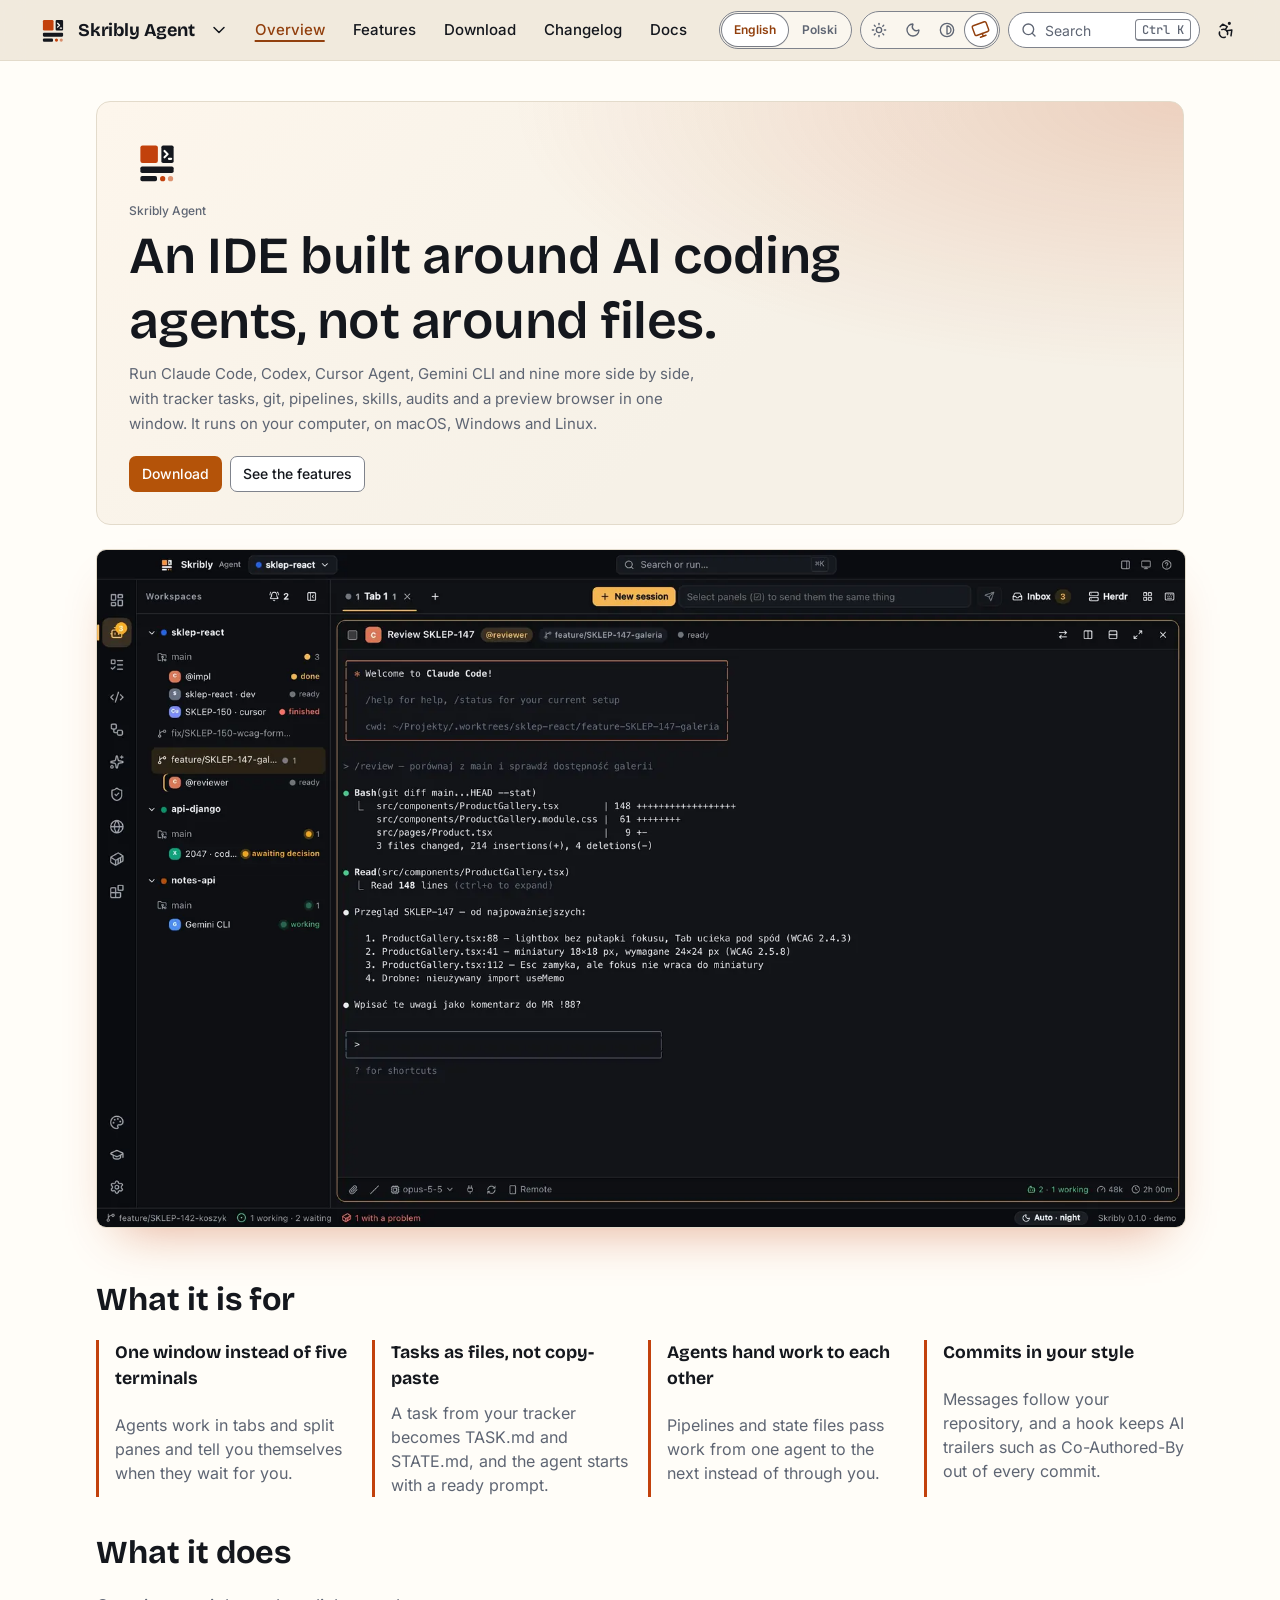
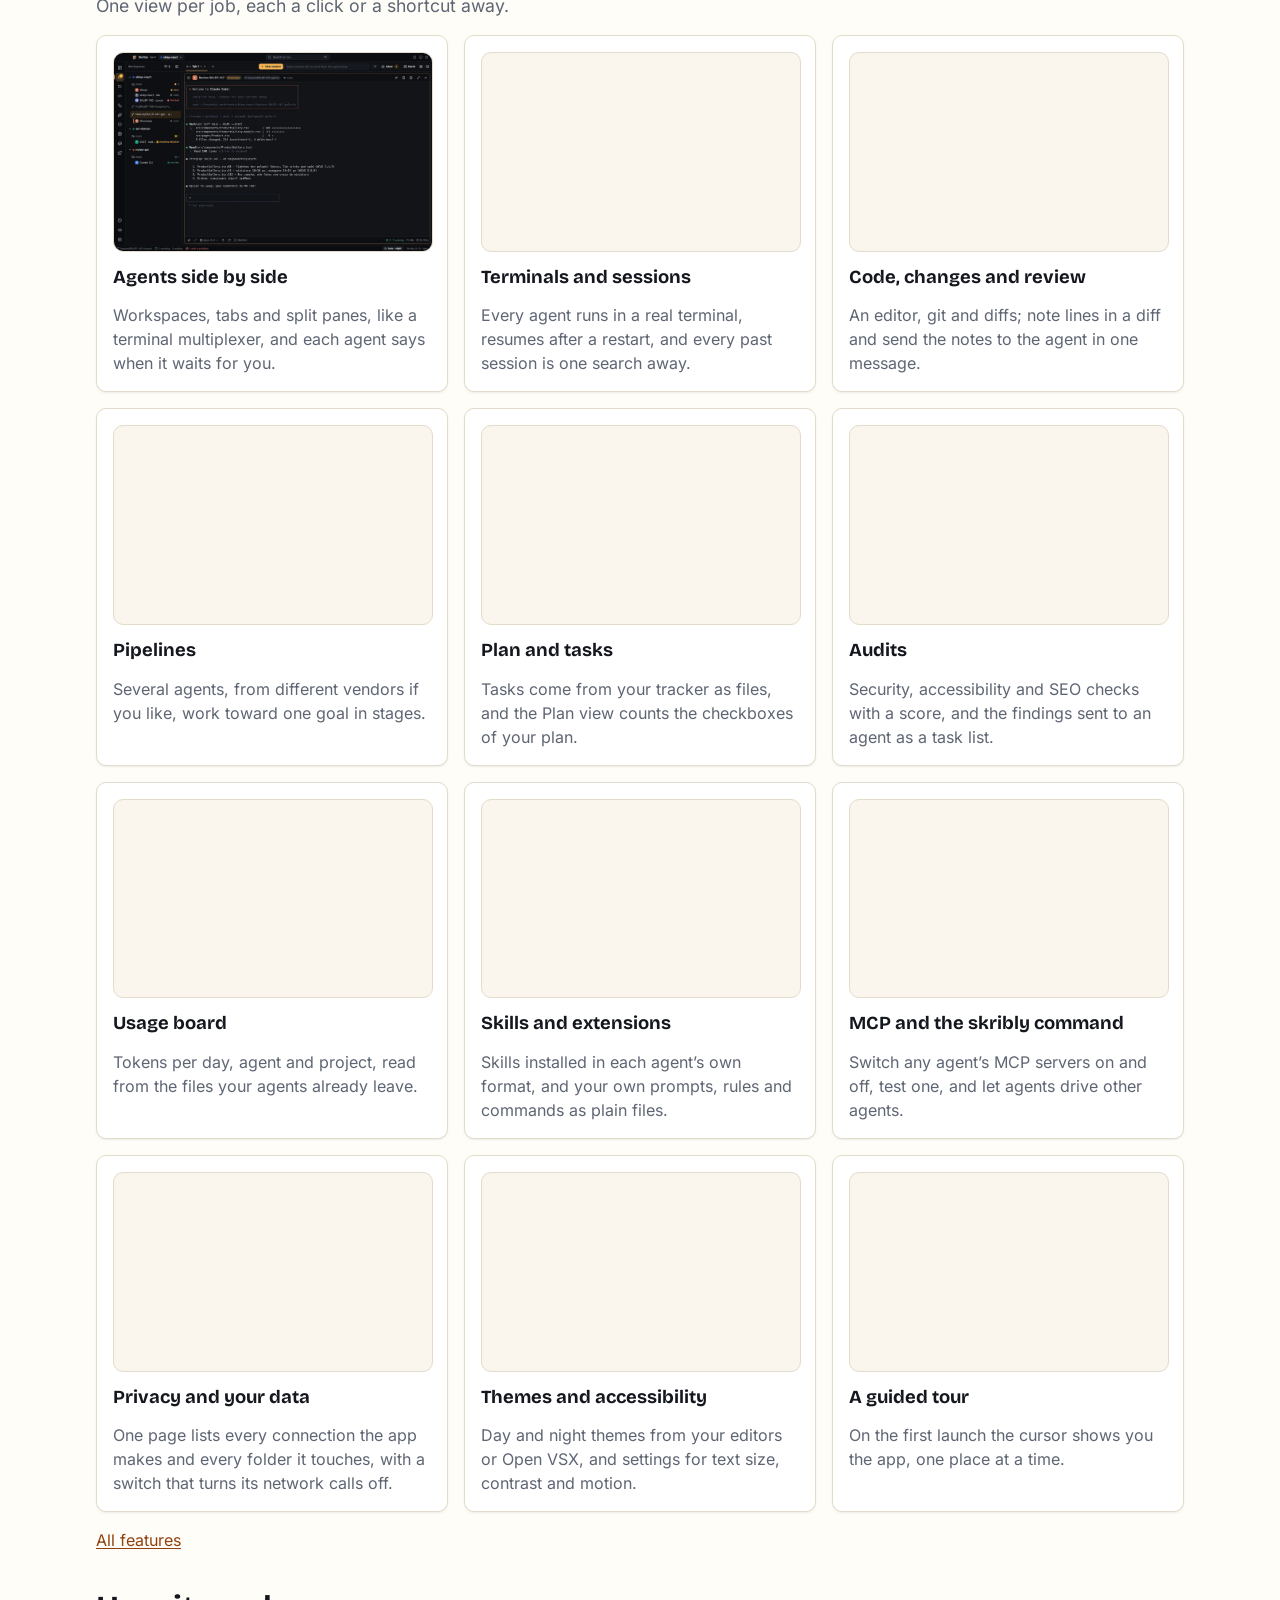
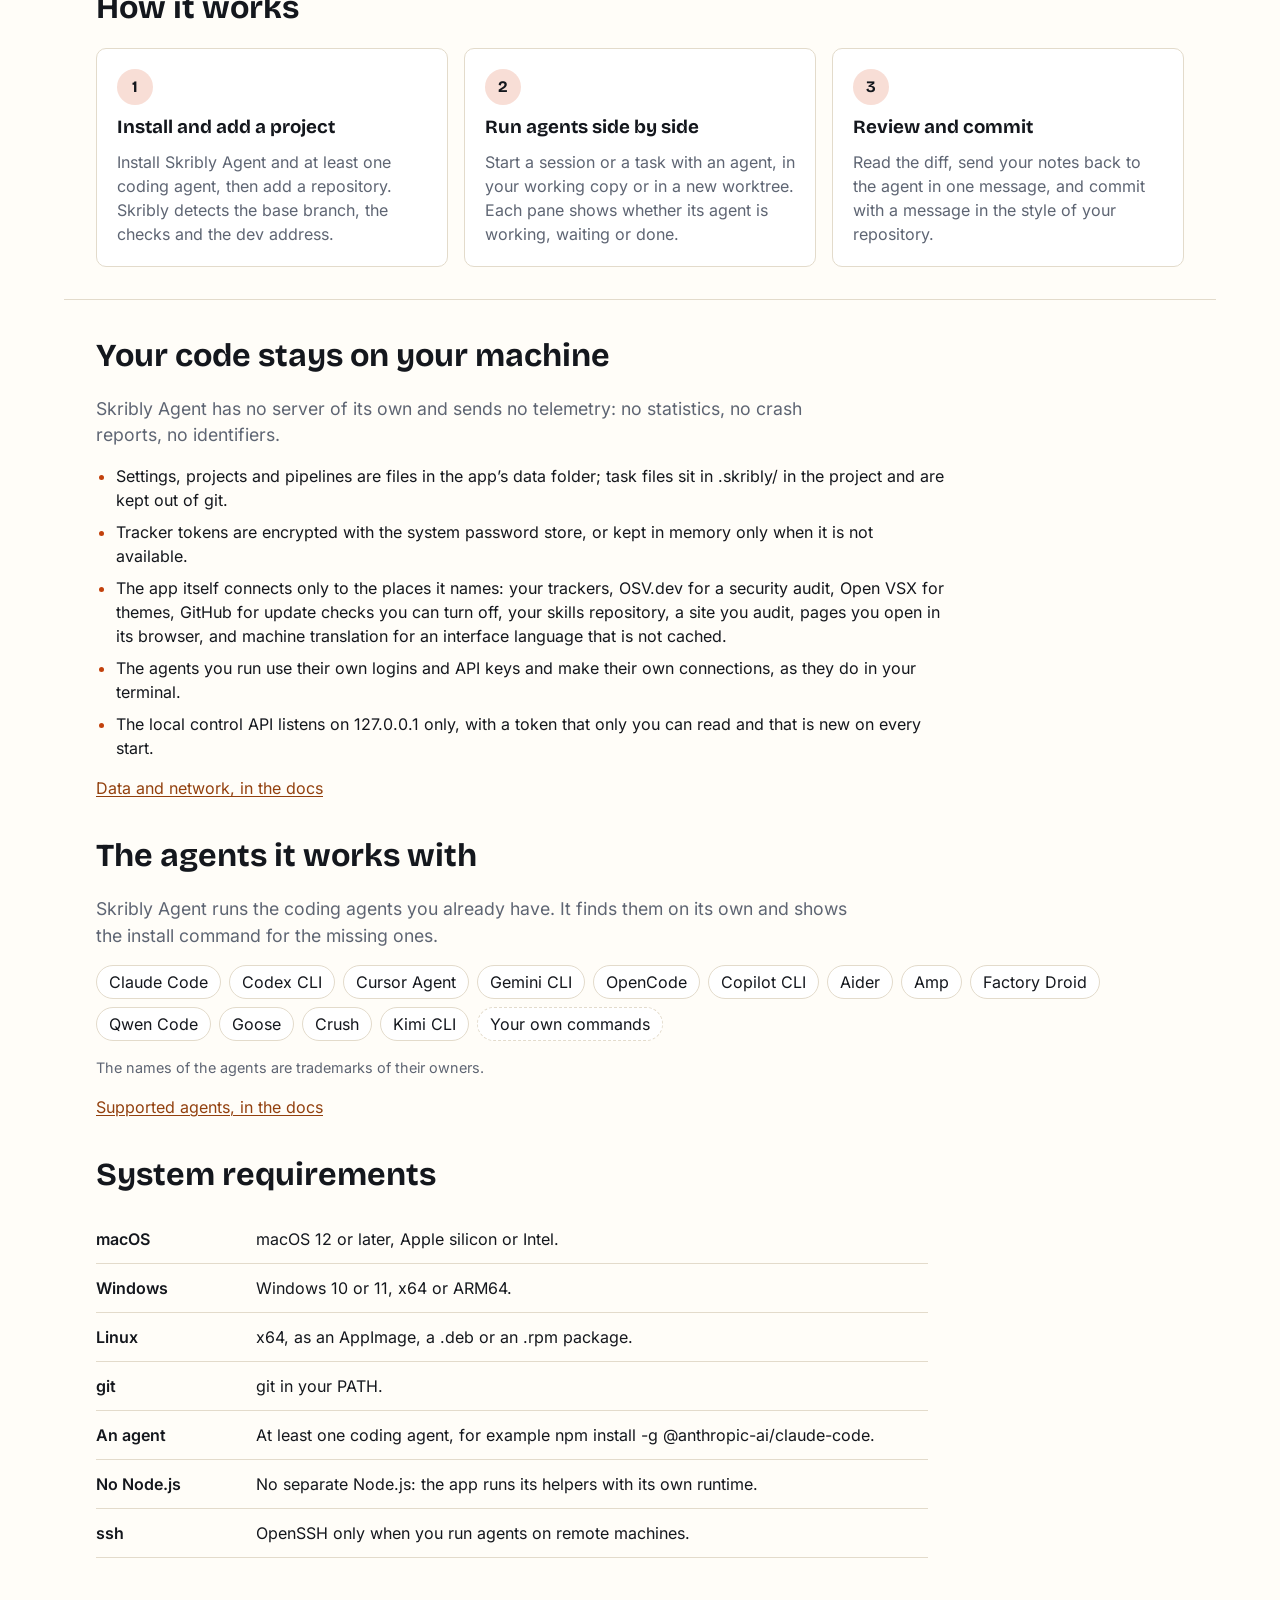
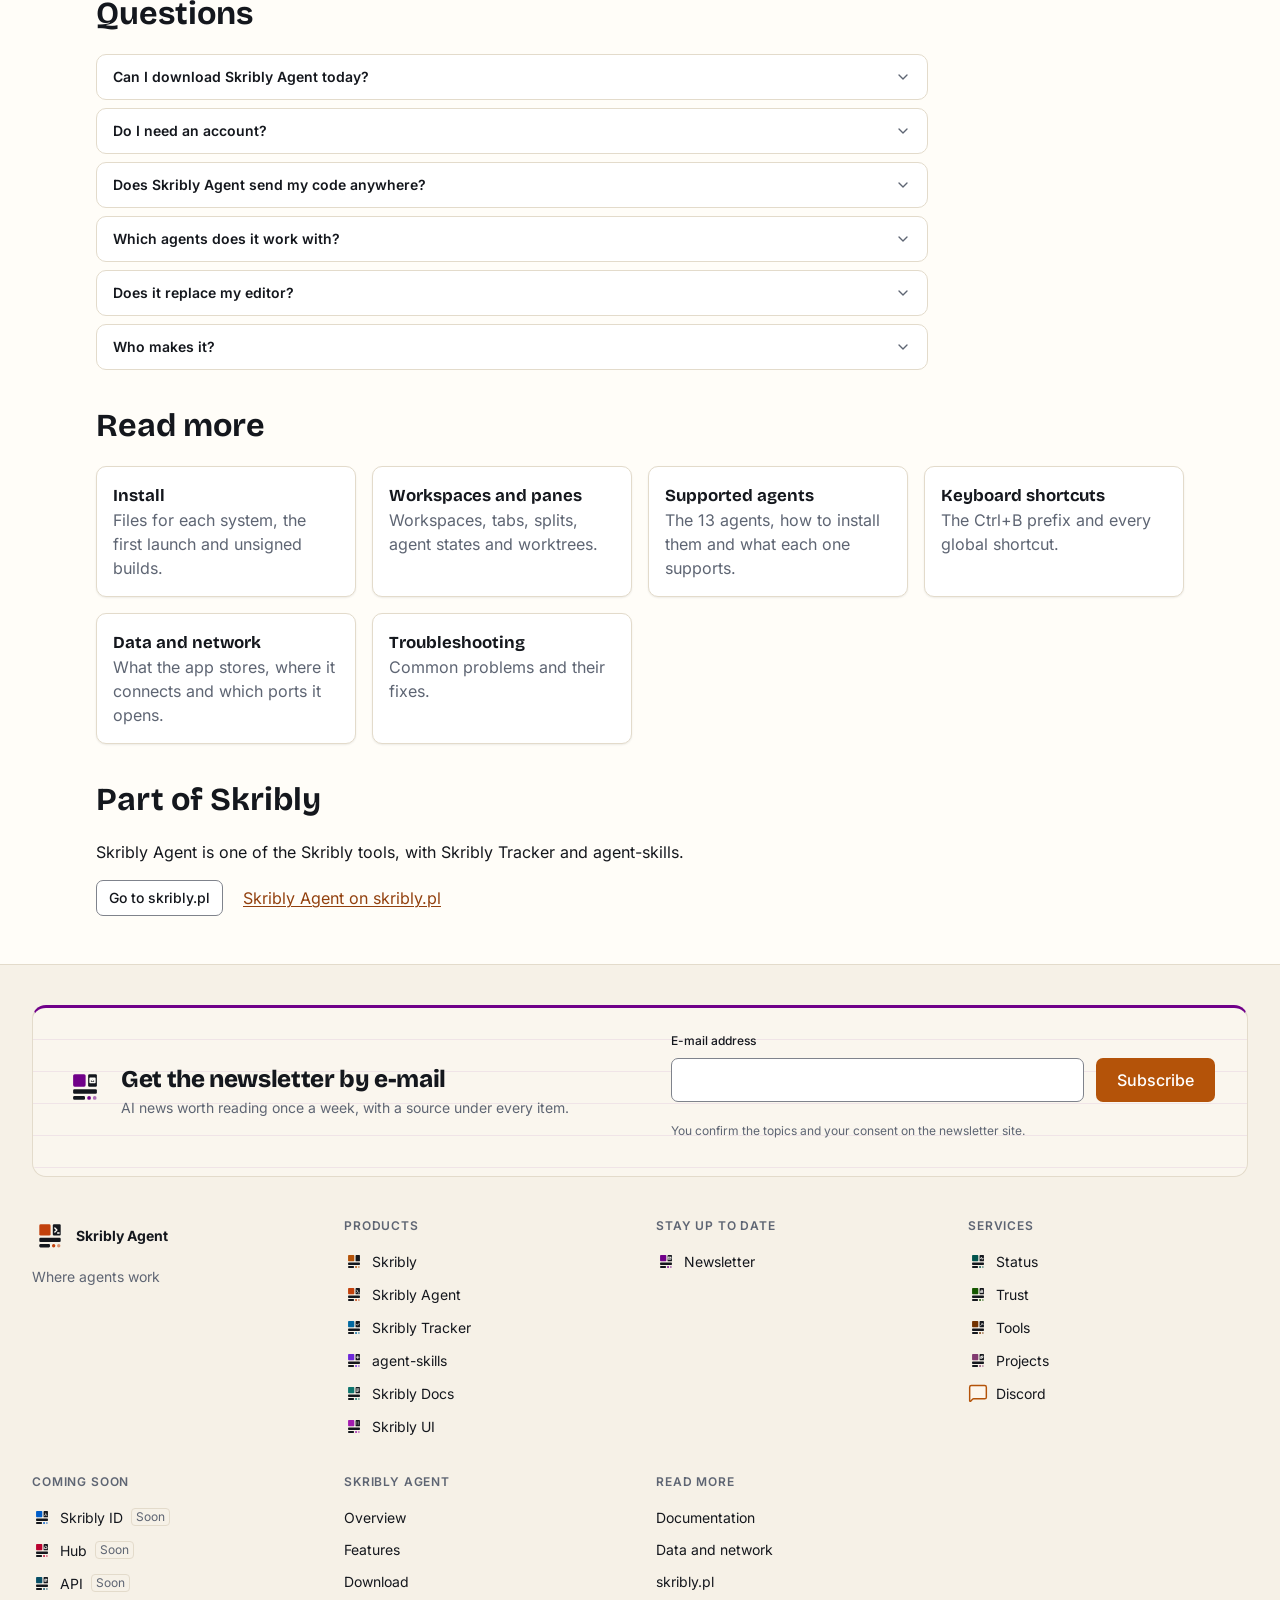
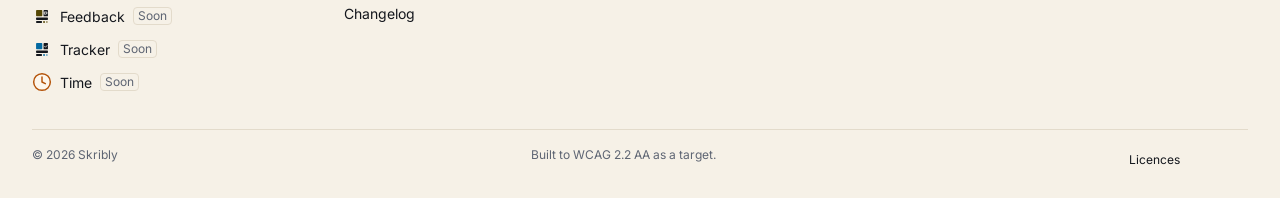
<file: index.html>
<!DOCTYPE html><html lang="en" dir="ltr"><head><meta charset="utf-8"><meta name="viewport" content="width=device-width, initial-scale=1"><meta http-equiv="Content-Security-Policy" content="default-src 'none'; connect-src 'self'; script-src 'self' 'wasm-unsafe-eval'; style-src 'self'; img-src 'self' data:; font-src 'self'; manifest-src 'self'; media-src 'self'; base-uri 'none'; form-action https://newsletter.skribly.pl; upgrade-insecure-requests"><title>Skribly Agent · An IDE built around AI coding agents | Skribly Agent</title><meta name="description" content="Skribly Agent is a desktop IDE built around AI coding agents, not around files: agents side by side, tasks as files, git, pipelines, skills and audits in one window, running on your machine."><link rel="canonical" href="https://agent.skribly.pl/"><link rel="alternate" hreflang="en" href="https://agent.skribly.pl/"><link rel="alternate" hreflang="pl" href="https://agent.skribly.pl/pl/"><link rel="alternate" hreflang="x-default" href="https://agent.skribly.pl/"><script src="/_astro/prepaint.iife.DfruCCWJ.js"></script><meta name="color-scheme" content="light dark"><meta name="theme-color" media="(prefers-color-scheme: light)" content="#fffdf8"><meta name="theme-color" media="(prefers-color-scheme: dark)" content="#111318"><meta name="referrer" content="strict-origin-when-cross-origin"><link rel="preload" href="/_astro/inter-latin-wght-normal.Dx4kXJAl.woff2" as="font" type="font/woff2" crossorigin><link rel="preload" href="/_astro/bricolage-grotesque-latin-wght-normal.DLoelf7F.woff2" as="font" type="font/woff2" crossorigin><link rel="icon" href="/favicon-32.png" sizes="32x32" type="image/png"><link rel="icon" href="/favicon.svg" type="image/svg+xml"><link rel="apple-touch-icon" href="/apple-touch-icon.png"><link rel="manifest" href="/manifest.webmanifest"><meta property="og:type" content="website"><meta property="og:site_name" content="Skribly Agent"><meta property="og:locale" content="en_GB"><meta property="og:url" content="https://agent.skribly.pl/"><meta property="og:title" content="Skribly Agent · An IDE built around AI coding agents | Skribly Agent"><meta property="og:description" content="Skribly Agent is a desktop IDE built around AI coding agents, not around files: agents side by side, tasks as files, git, pipelines, skills and audits in one window, running on your machine."><meta property="og:image" content="https://agent.skribly.pl/og/image.png"><meta property="og:image:width" content="1200"><meta property="og:image:height" content="630"><meta property="og:image:alt" content="Skribly Agent · An IDE built around AI coding agents | Skribly Agent"><meta name="twitter:card" content="summary_large_image"><meta name="twitter:title" content="Skribly Agent · An IDE built around AI coding agents | Skribly Agent"><meta name="twitter:description" content="Skribly Agent is a desktop IDE built around AI coding agents, not around files: agents side by side, tasks as files, git, pipelines, skills and audits in one window, running on your machine."><meta name="twitter:image" content="https://agent.skribly.pl/og/image.png"><script type="application/ld+json">{"@context":"https://schema.org","@graph":[{"@type":"Organization","@id":"https://skribly.pl/#organization","name":"Skribly","url":"https://skribly.pl/","logo":"https://skribly.pl/img/icons/icon-512.png","sameAs":["https://docs.skribly.pl/","https://ui.skribly.pl/"]},{"@type":"WebSite","@id":"https://agent.skribly.pl/#website","name":"Skribly Agent","url":"https://agent.skribly.pl/","inLanguage":"en","description":"Skribly Agent is a desktop IDE built around AI coding agents, not around files: agents side by side, tasks as files, git, pipelines, skills and audits in one window, running on your machine.","publisher":{"@id":"https://skribly.pl/#organization"}},{"@type":"WebPage","@id":"https://agent.skribly.pl/#page","url":"https://agent.skribly.pl/","name":"Skribly Agent · An IDE built around AI coding agents | Skribly Agent","description":"Skribly Agent is a desktop IDE built around AI coding agents, not around files: agents side by side, tasks as files, git, pipelines, skills and audits in one window, running on your machine.","inLanguage":"en","isPartOf":{"@id":"https://agent.skribly.pl/#website"},"publisher":{"@id":"https://skribly.pl/#organization"}},{"@type":"SoftwareApplication","@id":"https://agent.skribly.pl/#app","name":"Skribly Agent","applicationCategory":"DeveloperApplication","operatingSystem":"macOS 12+, Windows 10, Windows 11, Linux","description":"An IDE built around AI coding agents, not around files.","url":"https://agent.skribly.pl/","inLanguage":["en","pl"],"screenshot":"https://agent.skribly.pl/screens/agents.webp","author":{"@type":"Organization","name":"Skribly","url":"https://skribly.pl"}}]}</script><link rel="stylesheet" href="/_astro/Page.BQjH1KUT.css"><link rel="stylesheet" href="/_astro/_.._0RKXeTr.css"></head><body class="sk-page"><a class="sk-skip-link" href="#content">Skip to content</a><header class="sk-site-header sk-product--agent" data-sk-header><div class="sk-container sk-container--wide sk-site-header__bar"><div class="sk-site-header__brand"><a class="sk-site-header__home" href="/" aria-label="Skribly Agent, home page"><svg class="sk-logo sk-logo--agent" viewBox="0 0 64 64" width="2.125rem" height="2.125rem" focusable="false" aria-hidden="true"><rect x="13" y="13" width="20" height="20" rx="2.5" fill="var(--sk-tool-agent)"/><rect x="37" y="13" width="14" height="20" rx="2" fill="currentColor"/><path d="M40.6 19.4l3.6 3.6-3.6 3.6M45.6 28.4h2.6" fill="none" stroke="var(--sk-bg)" stroke-width="2.4" stroke-linecap="round" stroke-linejoin="round"/><rect x="13" y="37" width="38" height="7.5" rx="2" fill="currentColor"/><rect x="13" y="48" width="19" height="6" rx="2" fill="currentColor"/><circle cx="38.5" cy="51" r="3" fill="var(--sk-tool-agent)"/><circle cx="47.5" cy="51" r="3" fill="var(--sk-tool-agent)" opacity="0.55"/></svg><span class="sk-site-header__name">Skribly Agent</span></a><details class="sk-dropdown sk-ecosystem"><summary class="sk-icon-button sk-ecosystem__toggle" aria-label="Switch product" title="Switch product"><svg class="sk-icon sk-dropdown__chevron" viewBox="0 0 24 24" focusable="false" data-icon="chevron.down" aria-hidden="true"><path d="m6 9 6 6 6-6"></path></svg></summary><div class="sk-dropdown__panel"><p class="sk-ecosystem__title" id="sk-ecosystem-agent">Skribly products</p><ul class="sk-ecosystem__list" aria-labelledby="sk-ecosystem-agent"><li><a class="sk-ecosystem__item sk-product--skribly" href="https://skribly.pl/"><svg class="sk-logo sk-logo--skribly" viewBox="0 0 64 64" width="2.25rem" height="2.25rem" focusable="false" aria-hidden="true"><rect x="13" y="13" width="20" height="20" rx="2.5" fill="var(--sk-accent)"/><rect x="37" y="13" width="14" height="20" rx="2" fill="currentColor"/><rect x="13" y="37" width="38" height="7.5" rx="2" fill="currentColor"/><rect x="13" y="48" width="19" height="6" rx="2" fill="currentColor"/><circle cx="38.5" cy="51" r="3" fill="var(--sk-accent)"/><circle cx="47.5" cy="51" r="3" fill="var(--sk-accent)" opacity="0.55"/></svg><span><strong>Skribly</strong><span>One place for agents, tasks and rules</span></span></a></li><li><a class="sk-ecosystem__item sk-product--agent" href="https://agent.skribly.pl/" aria-current="true"><svg class="sk-logo sk-logo--agent" viewBox="0 0 64 64" width="2.25rem" height="2.25rem" focusable="false" aria-hidden="true"><rect x="13" y="13" width="20" height="20" rx="2.5" fill="var(--sk-tool-agent)"/><rect x="37" y="13" width="14" height="20" rx="2" fill="currentColor"/><path d="M40.6 19.4l3.6 3.6-3.6 3.6M45.6 28.4h2.6" fill="none" stroke="var(--sk-bg)" stroke-width="2.4" stroke-linecap="round" stroke-linejoin="round"/><rect x="13" y="37" width="38" height="7.5" rx="2" fill="currentColor"/><rect x="13" y="48" width="19" height="6" rx="2" fill="currentColor"/><circle cx="38.5" cy="51" r="3" fill="var(--sk-tool-agent)"/><circle cx="47.5" cy="51" r="3" fill="var(--sk-tool-agent)" opacity="0.55"/></svg><span><strong>Skribly Agent</strong><span>Where agents work</span></span><span class="sk-ecosystem__here">You are here</span></a></li><li><a class="sk-ecosystem__item sk-product--tracker" href="https://skribly.pl/apps/skribly-tracker/"><svg class="sk-logo sk-logo--tracker" viewBox="0 0 64 64" width="2.25rem" height="2.25rem" focusable="false" aria-hidden="true"><rect x="13" y="13" width="20" height="20" rx="2.5" fill="var(--sk-tool-tracker)"/><rect x="37" y="13" width="14" height="20" rx="2" fill="currentColor"/><path d="M40.4 23.6l2.8 2.8 4.8-5.4" fill="none" stroke="var(--sk-bg)" stroke-width="2.4" stroke-linecap="round" stroke-linejoin="round"/><rect x="13" y="37" width="38" height="7.5" rx="2" fill="currentColor"/><rect x="13" y="48" width="19" height="6" rx="2" fill="currentColor"/><circle cx="38.5" cy="51" r="3" fill="var(--sk-tool-tracker)"/><circle cx="47.5" cy="51" r="3" fill="var(--sk-tool-tracker)" opacity="0.55"/></svg><span><strong>Skribly Tracker</strong><span>Where tasks begin</span></span></a></li><li><a class="sk-ecosystem__item sk-product--skills" href="https://skribly.pl/apps/agent-skills/"><svg class="sk-logo sk-logo--skills" viewBox="0 0 64 64" width="2.25rem" height="2.25rem" focusable="false" aria-hidden="true"><rect x="13" y="13" width="20" height="20" rx="2.5" fill="var(--sk-tool-skills)"/><rect x="37" y="13" width="14" height="20" rx="2" fill="currentColor"/><path d="M44 18.6v8.8M39.6 23h8.8" fill="none" stroke="var(--sk-bg)" stroke-width="2.4" stroke-linecap="round" stroke-linejoin="round"/><rect x="13" y="37" width="38" height="7.5" rx="2" fill="currentColor"/><rect x="13" y="48" width="19" height="6" rx="2" fill="currentColor"/><circle cx="38.5" cy="51" r="3" fill="var(--sk-tool-skills)"/><circle cx="47.5" cy="51" r="3" fill="var(--sk-tool-skills)" opacity="0.55"/></svg><span><strong>agent-skills</strong><span>Where the rules live</span></span></a></li><li><a class="sk-ecosystem__item sk-product--docs" href="https://docs.skribly.pl/"><svg class="sk-logo sk-logo--docs" viewBox="0 0 64 64" width="2.25rem" height="2.25rem" focusable="false" aria-hidden="true"><rect x="13" y="13" width="20" height="20" rx="2.5" fill="var(--sk-tool-docs)"/><rect x="37" y="13" width="14" height="20" rx="2" fill="currentColor"/><path d="M40.4 19h7.2M40.4 23h7.2M40.4 27h4.4" fill="none" stroke="var(--sk-bg)" stroke-width="2.4" stroke-linecap="round" stroke-linejoin="round"/><rect x="13" y="37" width="38" height="7.5" rx="2" fill="currentColor"/><rect x="13" y="48" width="19" height="6" rx="2" fill="currentColor"/><circle cx="38.5" cy="51" r="3" fill="var(--sk-tool-docs)"/><circle cx="47.5" cy="51" r="3" fill="var(--sk-tool-docs)" opacity="0.55"/></svg><span><strong>Skribly Docs</strong><span>Guides and reference</span></span></a></li><li><a class="sk-ecosystem__item sk-product--ui" href="https://ui.skribly.pl/"><svg class="sk-logo sk-logo--ui" viewBox="0 0 64 64" width="2.25rem" height="2.25rem" focusable="false" aria-hidden="true"><rect x="13" y="13" width="20" height="20" rx="2.5" fill="var(--sk-tool-ui)"/><rect x="37" y="13" width="14" height="20" rx="2" fill="currentColor"/><path d="M41.2 19.6h.01M46.8 19.6h.01M41.2 25.4h.01M46.8 25.4h.01" fill="none" stroke="var(--sk-bg)" stroke-width="2.4" stroke-linecap="round" stroke-linejoin="round"/><rect x="13" y="37" width="38" height="7.5" rx="2" fill="currentColor"/><rect x="13" y="48" width="19" height="6" rx="2" fill="currentColor"/><circle cx="38.5" cy="51" r="3" fill="var(--sk-tool-ui)"/><circle cx="47.5" cy="51" r="3" fill="var(--sk-tool-ui)" opacity="0.55"/></svg><span><strong>Skribly UI</strong><span>Tokens and components</span></span></a></li></ul><p class="sk-ecosystem__title" id="sk-ecosystem-agent-channels">Stay up to date</p><ul class="sk-ecosystem__list" aria-labelledby="sk-ecosystem-agent-channels"><li><a class="sk-ecosystem__item sk-product--newsletter" href="https://newsletter.skribly.pl/"><svg class="sk-logo sk-logo--newsletter" viewBox="0 0 64 64" width="2.25rem" height="2.25rem" focusable="false" aria-hidden="true"><rect x="13" y="13" width="20" height="20" rx="2.5" fill="var(--sk-tool-newsletter)"/><rect x="37" y="13" width="14" height="20" rx="2" fill="currentColor"/><path d="M40.2 19.6h7.6v6.8h-7.6zM40.6 20.2l3.4 2.8 3.4-2.8" fill="none" stroke="var(--sk-bg)" stroke-width="2.4" stroke-linecap="round" stroke-linejoin="round"/><rect x="13" y="37" width="38" height="7.5" rx="2" fill="currentColor"/><rect x="13" y="48" width="19" height="6" rx="2" fill="currentColor"/><circle cx="38.5" cy="51" r="3" fill="var(--sk-tool-newsletter)"/><circle cx="47.5" cy="51" r="3" fill="var(--sk-tool-newsletter)" opacity="0.55"/></svg><span><strong>Skribly Newsletter</strong><span>AI news every week, each with its source</span></span></a></li></ul><p class="sk-ecosystem__title" id="sk-ecosystem-agent-services">Services</p><ul class="sk-ecosystem__list" aria-labelledby="sk-ecosystem-agent-services"><li><a class="sk-ecosystem__item sk-product--status" href="https://status.skribly.pl/"><svg class="sk-logo sk-logo--status" viewBox="0 0 64 64" width="2.25rem" height="2.25rem" focusable="false" aria-hidden="true"><rect x="13" y="13" width="20" height="20" rx="2.5" fill="var(--sk-tool-status)"/><rect x="37" y="13" width="14" height="20" rx="2" fill="currentColor"/><path d="M39.6 23.6h2.2l1.4-3.6 2.4 6.8 1.4-3.2h1.4" fill="none" stroke="var(--sk-bg)" stroke-width="2.4" stroke-linecap="round" stroke-linejoin="round"/><rect x="13" y="37" width="38" height="7.5" rx="2" fill="currentColor"/><rect x="13" y="48" width="19" height="6" rx="2" fill="currentColor"/><circle cx="38.5" cy="51" r="3" fill="var(--sk-tool-status)"/><circle cx="47.5" cy="51" r="3" fill="var(--sk-tool-status)" opacity="0.55"/></svg><span><strong>Skribly Status</strong><span>Is every service up</span></span></a></li><li><a class="sk-ecosystem__item sk-product--trust" href="https://trust.skribly.pl/"><svg class="sk-logo sk-logo--trust" viewBox="0 0 64 64" width="2.25rem" height="2.25rem" focusable="false" aria-hidden="true"><rect x="13" y="13" width="20" height="20" rx="2.5" fill="var(--sk-tool-trust)"/><rect x="37" y="13" width="14" height="20" rx="2" fill="currentColor"/><path d="M41.8 22.6v-3h4.4v3M40.8 24.2h6.4v2.8h-6.4z" fill="none" stroke="var(--sk-bg)" stroke-width="2.4" stroke-linecap="round" stroke-linejoin="round"/><rect x="13" y="37" width="38" height="7.5" rx="2" fill="currentColor"/><rect x="13" y="48" width="19" height="6" rx="2" fill="currentColor"/><circle cx="38.5" cy="51" r="3" fill="var(--sk-tool-trust)"/><circle cx="47.5" cy="51" r="3" fill="var(--sk-tool-trust)" opacity="0.55"/></svg><span><strong>Skribly Trust</strong><span>Security, privacy and accessibility</span></span></a></li><li><a class="sk-ecosystem__item sk-product--tools" href="https://tools.skribly.pl/"><svg class="sk-logo sk-logo--tools" viewBox="0 0 64 64" width="2.25rem" height="2.25rem" focusable="false" aria-hidden="true"><rect x="13" y="13" width="20" height="20" rx="2.5" fill="var(--sk-tool-tools)"/><rect x="37" y="13" width="14" height="20" rx="2" fill="currentColor"/><path d="M40.8 27.2L46 22M43.8 19.8l4.4 4.4" fill="none" stroke="var(--sk-bg)" stroke-width="2.4" stroke-linecap="round" stroke-linejoin="round"/><rect x="13" y="37" width="38" height="7.5" rx="2" fill="currentColor"/><rect x="13" y="48" width="19" height="6" rx="2" fill="currentColor"/><circle cx="38.5" cy="51" r="3" fill="var(--sk-tool-tools)"/><circle cx="47.5" cy="51" r="3" fill="var(--sk-tool-tools)" opacity="0.55"/></svg><span><strong>Skribly Tools</strong><span>Small tools in the browser</span></span></a></li><li><a class="sk-ecosystem__item sk-product--projects" href="https://projects.skribly.pl/"><svg class="sk-logo sk-logo--projects" viewBox="0 0 64 64" width="2.25rem" height="2.25rem" focusable="false" aria-hidden="true"><rect x="13" y="13" width="20" height="20" rx="2.5" fill="var(--sk-tool-projects)"/><rect x="37" y="13" width="14" height="20" rx="2" fill="currentColor"/><path d="M40.4 21.8h4.8v4.8h-4.8zM43 21.8v-2.6h4.8v4.8h-2.6" fill="none" stroke="var(--sk-bg)" stroke-width="2.4" stroke-linecap="round" stroke-linejoin="round"/><rect x="13" y="37" width="38" height="7.5" rx="2" fill="currentColor"/><rect x="13" y="48" width="19" height="6" rx="2" fill="currentColor"/><circle cx="38.5" cy="51" r="3" fill="var(--sk-tool-projects)"/><circle cx="47.5" cy="51" r="3" fill="var(--sk-tool-projects)" opacity="0.55"/></svg><span><strong>Skribly Projects</strong><span>Every part and how far it is</span></span></a></li><li><a class="sk-ecosystem__item sk-product--discord" href="https://dc.skribly.pl/"><svg class="sk-icon sk-icon--duo sk-ecosystem__icon" viewBox="0 0 24 24" focusable="false" data-icon="content.comment" aria-hidden="true"><g class="sk-icon__fill"><path d="M22 17a2 2 0 0 1-2 2H6.828a2 2 0 0 0-1.414.586l-2.202 2.202A.71.71 0 0 1 2 21.286V5a2 2 0 0 1 2-2h16a2 2 0 0 1 2 2z"></path></g><path d="M22 17a2 2 0 0 1-2 2H6.828a2 2 0 0 0-1.414.586l-2.202 2.202A.71.71 0 0 1 2 21.286V5a2 2 0 0 1 2-2h16a2 2 0 0 1 2 2z"></path></svg><span><strong>Discord</strong><span>Talk with the people who build Skribly</span></span></a></li></ul></div></details></div><div class="sk-site-header__quick"><button class="sk-search-button sk-site-header__wide" type="button" data-sk-search-open data-sk-needs-js aria-haspopup="dialog" aria-controls="sk-search" aria-keyshortcuts="Control+K /"><svg class="sk-icon" viewBox="0 0 24 24" focusable="false" data-icon="action.search" aria-hidden="true"><g class="sk-icon__fill"><circle cx="11" cy="11" r="8"></circle></g><path d="m21 21-4.34-4.34"></path><circle cx="11" cy="11" r="8"></circle></svg><span>Search</span><kbd class="sk-kbd" aria-hidden="true">Ctrl K</kbd></button><button class="sk-icon-button sk-site-header__narrow" type="button" data-sk-search-open data-sk-needs-js aria-label="Search" aria-haspopup="dialog" aria-controls="sk-search" aria-keyshortcuts="Control+K /"><svg class="sk-icon" viewBox="0 0 24 24" focusable="false" data-icon="action.search" aria-hidden="true"><g class="sk-icon__fill"><circle cx="11" cy="11" r="8"></circle></g><path d="m21 21-4.34-4.34"></path><circle cx="11" cy="11" r="8"></circle></svg></button><button class="sk-icon-button" type="button" data-sk-a11y-open data-sk-needs-js aria-controls="sk-a11y-panel" aria-expanded="false" aria-label="Accessibility" title="Open accessibility settings"><svg class="sk-icon" viewBox="0 0 24 24" focusable="false" data-icon="nav.accessibility" aria-hidden="true"><g class="sk-icon__fill"><circle cx="16" cy="4" r="1"></circle></g><circle cx="16" cy="4" r="1"></circle><path d="m18 19 1-7-6 1"></path><path d="m5 8 3-3 5.5 3-2.36 3.5"></path><path d="M4.24 14.5a5 5 0 0 0 6.88 6"></path><path d="M13.76 17.5a5 5 0 0 0-6.88-6"></path></svg></button><button class="sk-icon-button sk-site-header__menu-toggle" type="button" data-sk-menu-toggle data-sk-needs-js aria-expanded="false" aria-controls="sk-site-drawer-agent" aria-label="Menu" data-open="Menu" data-close="Close menu"><span class="sk-burger" aria-hidden="true"><span></span><span></span><span></span></span></button></div><div class="sk-site-header__drawer" id="sk-site-drawer-agent"><nav class="sk-site-nav" aria-label="Main navigation"><ul class="sk-site-nav__list"><li><a class="sk-site-nav__link" href="/" aria-current="page">Overview</a></li><li><a class="sk-site-nav__link" href="/features/">Features</a></li><li><a class="sk-site-nav__link" href="/download/">Download</a></li><li><a class="sk-site-nav__link" href="/changelog/">Changelog</a></li><li><a class="sk-site-nav__link" href="https://docs.skribly.pl/agent/">Docs</a></li></ul></nav><div class="sk-site-header__tools"><nav class="sk-language-switch" aria-label="Language"><ul><li><span lang="en" aria-current="true">English</span></li><li><a href="/pl/" lang="pl" hreflang="pl">Polski</a></li></ul></nav><fieldset class="sk-theme-switch" data-sk-theme-switch><legend class="sk-visually-hidden">Theme</legend><label title="Light"><input type="radio" name="sk-theme-rm6niq" value="light"><svg class="sk-icon" viewBox="0 0 24 24" focusable="false" data-icon="theme.light" aria-hidden="true"><g class="sk-icon__fill"><circle cx="12" cy="12" r="4"></circle></g><circle cx="12" cy="12" r="4"></circle><path d="M12 2v2"></path><path d="M12 20v2"></path><path d="m4.93 4.93 1.41 1.41"></path><path d="m17.66 17.66 1.41 1.41"></path><path d="M2 12h2"></path><path d="M20 12h2"></path><path d="m6.34 17.66-1.41 1.41"></path><path d="m19.07 4.93-1.41 1.41"></path></svg><span class="sk-visually-hidden">Light</span></label><label title="Dark"><input type="radio" name="sk-theme-rm6niq" value="dark"><svg class="sk-icon" viewBox="0 0 24 24" focusable="false" data-icon="theme.dark" aria-hidden="true"><g class="sk-icon__fill"><path d="M20.985 12.486a9 9 0 1 1-9.473-9.472c.405-.022.617.46.402.803a6 6 0 0 0 8.268 8.268c.344-.215.825-.004.803.401"></path></g><path d="M20.985 12.486a9 9 0 1 1-9.473-9.472c.405-.022.617.46.402.803a6 6 0 0 0 8.268 8.268c.344-.215.825-.004.803.401"></path></svg><span class="sk-visually-hidden">Dark</span></label><label title="High contrast"><input type="radio" name="sk-theme-rm6niq" value="contrast"><svg class="sk-icon" viewBox="0 0 24 24" focusable="false" data-icon="theme.contrast" aria-hidden="true"><g class="sk-icon__fill"><circle cx="12" cy="12" r="10"></circle><path d="M12 18a6 6 0 0 0 0-12v12z"></path></g><circle cx="12" cy="12" r="10"></circle><path d="M12 18a6 6 0 0 0 0-12v12z"></path></svg><span class="sk-visually-hidden">High contrast</span></label><label title="System"><input type="radio" name="sk-theme-rm6niq" value="system" checked><svg class="sk-icon" viewBox="0 0 24 24" focusable="false" data-icon="theme.system" aria-hidden="true"><g class="sk-icon__fill"><rect rx="2" x="2" y="3" width="20" height="14"></rect></g><rect rx="2" x="2" y="3" width="20" height="14"></rect><line x1="8" y1="21" x2="16" y2="21"></line><line x1="12" y1="17" x2="12" y2="21"></line></svg><span class="sk-visually-hidden">System</span></label></fieldset><script type="module" src="/_astro/ThemeSwitch.astro_astro_type_script_index_0_lang.CFWxGLRv.js"></script></div></div></div></header><script type="module" src="/_astro/SiteHeader.astro_astro_type_script_index_0_lang.C7ESqmu-.js"></script><main class="sk-page__main sk-page__main--full site-main sk-product--agent" id="content" tabindex="-1" data-pagefind-body><div class="sk-container hero-wrap"><header class="sk-hero sk-hero--home sk-hero--display sk-site-hero sk-product--agent" data-sk-hero="home"><div class="sk-hero__body"><span class="sk-site-hero__logo"><svg class="sk-logo sk-logo--agent" viewBox="0 0 64 64" width="3.5rem" height="3.5rem" focusable="false" aria-hidden="true"><rect x="13" y="13" width="20" height="20" rx="2.5" fill="var(--sk-tool-agent)"/><rect x="37" y="13" width="14" height="20" rx="2" fill="currentColor"/><path d="M40.6 19.4l3.6 3.6-3.6 3.6M45.6 28.4h2.6" fill="none" stroke="var(--sk-bg)" stroke-width="2.4" stroke-linecap="round" stroke-linejoin="round"/><rect x="13" y="37" width="38" height="7.5" rx="2" fill="currentColor"/><rect x="13" y="48" width="19" height="6" rx="2" fill="currentColor"/><circle cx="38.5" cy="51" r="3" fill="var(--sk-tool-agent)"/><circle cx="47.5" cy="51" r="3" fill="var(--sk-tool-agent)" opacity="0.55"/></svg></span><p class="sk-hero__eyebrow">Skribly Agent</p><h1 class="sk-hero__title">An IDE built around AI coding agents, not around files.</h1><p class="sk-hero__lead">Run Claude Code, Codex, Cursor Agent, Gemini CLI and nine more side by side, with tracker tasks, git, pipelines, skills, audits and a preview browser in one window. It runs on your computer, on macOS, Windows and Linux.</p><div class="sk-hero__actions"><a class="sk-button" href="/download/" data-action="download">Download</a><a class="sk-button sk-button--outline" href="/features/">See the features</a></div></div></header></div><div class="sk-container hero-shot"><img class="shot" src="/screens/agents.webp" width="1600" height="995" alt="The Agents view: a tree of demo projects and their worktrees on the left and a Claude Code pane on the right summing up a diff and its accessibility findings." loading="eager" decoding="async" fetchpriority="high"></div><section class="sk-container band" aria-labelledby="why"><h2 id="why">What it is for</h2><ul class="why" role="list"><li><h3>One window instead of five terminals</h3><p>Agents work in tabs and split panes and tell you themselves when they wait for you.</p></li><li><h3>Tasks as files, not copy-paste</h3><p>A task from your tracker becomes TASK.md and STATE.md, and the agent starts with a ready prompt.</p></li><li><h3>Agents hand work to each other</h3><p>Pipelines and state files pass work from one agent to the next instead of through you.</p></li><li><h3>Commits in your style</h3><p>Messages follow your repository, and a hook keeps AI trailers such as Co-Authored-By out of every commit.</p></li></ul></section><section class="sk-container band" aria-labelledby="what"><h2 id="what">What it does</h2><p class="band__lead">One view per job, each a click or a shortcut away.</p><ul class="feature-cards" role="list" data-sk-swipe><li class="sk-card sk-card--link feature-card" data-feature="agents"><img class="shot feature-card__shot" src="/screens/agents.webp" width="1600" height="995" alt="The Agents view: a tree of demo projects and their worktrees on the left and a Claude Code pane on the right summing up a diff and its accessibility findings." loading="lazy" decoding="async"><h3 class="feature-card__name"><a class="sk-card__link" href="/features/#agents">Agents side by side</a></h3><p>Workspaces, tabs and split panes, like a terminal multiplexer, and each agent says when it waits for you.</p></li><li class="sk-card sk-card--link feature-card" data-feature="terminals"><img class="shot feature-card__shot" src="/screens/session-history.webp" width="1600" height="995" alt="The session history: five past agent sessions with title, agent, project, branch, date and tokens, each with a Resume button." loading="lazy" decoding="async"><h3 class="feature-card__name"><a class="sk-card__link" href="/features/#terminals">Terminals and sessions</a></h3><p>Every agent runs in a real terminal, resumes after a restart, and every past session is one search away.</p></li><li class="sk-card sk-card--link feature-card" data-feature="code"><img class="shot feature-card__shot" src="/screens/code-review.webp" width="1600" height="995" alt="The Code view: a diff of a cart drawer component with two review notes below it and a Send to the agent button." loading="lazy" decoding="async"><h3 class="feature-card__name"><a class="sk-card__link" href="/features/#code">Code, changes and review</a></h3><p>An editor, git and diffs; note lines in a diff and send the notes to the agent in one message.</p></li><li class="sk-card sk-card--link feature-card" data-feature="pipelines"><img class="shot feature-card__shot" src="/screens/pipelines.webp" width="1480" height="920" alt="The Pipelines view in the day theme: the three built-in pipelines on the left and the Planner, Implementer and Reviewer steps of Plan, execution and review on a graph, with how it works on the right." loading="lazy" decoding="async"><h3 class="feature-card__name"><a class="sk-card__link" href="/features/#pipelines">Pipelines</a></h3><p>Several agents, from different vendors if you like, work toward one goal in stages.</p></li><li class="sk-card sk-card--link feature-card" data-feature="plan"><img class="shot feature-card__shot" src="/screens/plan.webp" width="1600" height="995" alt="The Plan view in the day theme: a 38 percent progress bar, the plan files with progress per file and the list of open items." loading="lazy" decoding="async"><h3 class="feature-card__name"><a class="sk-card__link" href="/features/#plan">Plan and tasks</a></h3><p>Tasks come from your tracker as files, and the Plan view counts the checkboxes of your plan.</p></li><li class="sk-card sk-card--link feature-card" data-feature="audits"><img class="shot feature-card__shot" src="/screens/audits.webp" width="1600" height="995" alt="A security audit with a score of 40 out of 100 and eleven findings sorted by severity, from a token in a script to version ranges." loading="lazy" decoding="async"><h3 class="feature-card__name"><a class="sk-card__link" href="/features/#audits">Audits</a></h3><p>Security, accessibility and SEO checks with a score, and the findings sent to an agent as a task list.</p></li><li class="sk-card sk-card--link feature-card" data-feature="usage"><img class="shot feature-card__shot" src="/screens/usage-board.webp" width="1600" height="995" alt="The token use board: a 14-day table of input, output and cache tokens per agent and project, with a note on what can be measured for each agent." loading="lazy" decoding="async"><h3 class="feature-card__name"><a class="sk-card__link" href="/features/#usage">Usage board</a></h3><p>Tokens per day, agent and project, read from the files your agents already leave.</p></li><li class="sk-card sk-card--link feature-card" data-feature="skills"><img class="shot feature-card__shot" src="/screens/skills.webp" width="1600" height="995" alt="The Skills view: cards of installable skills such as Task workflow, Project-style commit and Pre-commit review, with category filters and a Sync button." loading="lazy" decoding="async"><h3 class="feature-card__name"><a class="sk-card__link" href="/features/#skills">Skills and extensions</a></h3><p>Skills installed in each agent’s own format, and your own prompts, rules and commands as plain files.</p></li><li class="sk-card sk-card--link feature-card" data-feature="mcp"><img class="shot feature-card__shot" src="/screens/mcp.webp" width="1600" height="995" alt="The MCP servers tab: servers grouped by agent, Claude Code, Codex, Cursor Agent and Gemini CLI, with switches, scopes and start commands." loading="lazy" decoding="async"><h3 class="feature-card__name"><a class="sk-card__link" href="/features/#mcp">MCP and the skribly command</a></h3><p>Switch any agent’s MCP servers on and off, test one, and let agents drive other agents.</p></li><li class="sk-card sk-card--link feature-card" data-feature="privacy"><img class="shot feature-card__shot" src="/screens/privacy.webp" width="1600" height="995" alt="Settings, Privacy and network: a switch that blocks all network calls of the app and cards that explain what it does not cover." loading="lazy" decoding="async"><h3 class="feature-card__name"><a class="sk-card__link" href="/features/#privacy">Privacy and your data</a></h3><p>One page lists every connection the app makes and every folder it touches, with a switch that turns its network calls off.</p></li><li class="sk-card sk-card--link feature-card" data-feature="themes"><img class="shot feature-card__shot" src="/screens/themes.webp" width="1600" height="995" alt="The Appearance settings: the chosen day and night themes, a text size slider and a grid of theme previews from built-in, VS Code, Cursor and Windsurf sources." loading="lazy" decoding="async"><h3 class="feature-card__name"><a class="sk-card__link" href="/features/#themes">Themes and accessibility</a></h3><p>Day and night themes from your editors or Open VSX, and settings for text size, contrast and motion.</p></li><li class="sk-card sk-card--link feature-card" data-feature="tour"><img class="shot feature-card__shot" src="/screens/tour.webp" width="1600" height="995" alt="The guided tour, step 2 of 15, explaining the project switcher over the dimmed Dashboard." loading="lazy" decoding="async"><h3 class="feature-card__name"><a class="sk-card__link" href="/features/#tour">A guided tour</a></h3><p>On the first launch the cursor shows you the app, one place at a time.</p></li></ul><p><a class="sk-link" href="/features/">All features</a></p></section><section class="sk-container band" aria-labelledby="how"><h2 id="how">How it works</h2><ol class="steps" role="list"><li class="steps__item"><span class="steps__number" aria-hidden="true">1</span><h3>Install and add a project</h3><p>Install Skribly Agent and at least one coding agent, then add a repository. Skribly detects the base branch, the checks and the dev address.</p></li><li class="steps__item"><span class="steps__number" aria-hidden="true">2</span><h3>Run agents side by side</h3><p>Start a session or a task with an agent, in your working copy or in a new worktree. Each pane shows whether its agent is working, waiting or done.</p></li><li class="steps__item"><span class="steps__number" aria-hidden="true">3</span><h3>Review and commit</h3><p>Read the diff, send your notes back to the agent in one message, and commit with a message in the style of your repository.</p></li></ol></section><section class="sk-container band local" aria-labelledby="local"><h2 id="local">Your code stays on your machine</h2><p class="band__lead">Skribly Agent has no server of its own and sends no telemetry: no statistics, no crash reports, no identifiers.</p><ul class="ticks"><li>Settings, projects and pipelines are files in the app’s data folder; task files sit in .skribly/ in the project and are kept out of git.</li><li>Tracker tokens are encrypted with the system password store, or kept in memory only when it is not available.</li><li>The app itself connects only to the places it names: your trackers, OSV.dev for a security audit, Open VSX for themes, GitHub for update checks you can turn off, your skills repository, a site you audit, pages you open in its browser, and machine translation for an interface language that is not cached.</li><li>The agents you run use their own logins and API keys and make their own connections, as they do in your terminal.</li><li>The local control API listens on 127.0.0.1 only, with a token that only you can read and that is new on every start.</li></ul><p><a class="sk-link" href="https://docs.skribly.pl/agent/data-and-network/">Data and network, in the docs</a></p></section><section class="sk-container band" aria-labelledby="agents"><h2 id="agents">The agents it works with</h2><p class="band__lead">Skribly Agent runs the coding agents you already have. It finds them on its own and shows the install command for the missing ones.</p><ul class="agent-list" role="list"><li>Claude Code</li><li>Codex CLI</li><li>Cursor Agent</li><li>Gemini CLI</li><li>OpenCode</li><li>Copilot CLI</li><li>Aider</li><li>Amp</li><li>Factory Droid</li><li>Qwen Code</li><li>Goose</li><li>Crush</li><li>Kimi CLI</li><li class="agent-list__own">Your own commands</li></ul><p class="band__note">The names of the agents are trademarks of their owners.</p><p><a class="sk-link" href="https://docs.skribly.pl/agent/agents/">Supported agents, in the docs</a></p></section><section class="sk-container band" aria-labelledby="requirements"><h2 id="requirements">System requirements</h2><dl class="requirements"><div class="requirements__row"><dt>macOS</dt><dd>macOS 12 or later, Apple silicon or Intel.</dd></div><div class="requirements__row"><dt>Windows</dt><dd>Windows 10 or 11, x64 or ARM64.</dd></div><div class="requirements__row"><dt>Linux</dt><dd>x64, as an AppImage, a .deb or an .rpm package.</dd></div><div class="requirements__row"><dt>git</dt><dd>git in your PATH.</dd></div><div class="requirements__row"><dt>An agent</dt><dd>At least one coding agent, for example npm install -g @anthropic-ai/claude-code.</dd></div><div class="requirements__row"><dt>No Node.js</dt><dd>No separate Node.js: the app runs its helpers with its own runtime.</dd></div><div class="requirements__row"><dt>ssh</dt><dd>OpenSSH only when you run agents on remote machines.</dd></div></dl></section><section class="sk-container band" aria-labelledby="faq"><h2 id="faq">Questions</h2><div class="faq"><details class="sk-details"><summary>Can I download Skribly Agent today?</summary><div class="sk-details__body"><p>Not yet. The download page is ready and its buttons stay off while the first public release is prepared. Then each file will be listed there with its version, size and SHA-256.</p></div></details><details class="sk-details"><summary>Do I need an account?</summary><div class="sk-details__body"><p>No. Skribly Agent has no account and no server of its own. Your agents use their own logins and API keys.</p></div></details><details class="sk-details"><summary>Does Skribly Agent send my code anywhere?</summary><div class="sk-details__body"><p>No. The app sends no telemetry and has no server. The agents you run connect to their own services, as they do in your terminal; the docs page Data and network lists every place the app itself connects to.</p></div></details><details class="sk-details"><summary>Which agents does it work with?</summary><div class="sk-details__body"><p>Thirteen coding agents, from Claude Code and Codex CLI to Goose and Kimi CLI, and any command of your own.</p></div></details><details class="sk-details"><summary>Does it replace my editor?</summary><div class="sk-details__body"><p>It has a code editor with quick open, search in files, side-by-side diffs and a terminal, so many tasks need no other window. Files an agent changes reload by themselves.</p></div></details><details class="sk-details"><summary>Who makes it?</summary><div class="sk-details__body"><p>The Skribly team, as a non-commercial project. The other Skribly tools are on skribly.pl.</p></div></details></div></section><section class="sk-container band" aria-labelledby="read"><h2 id="read">Read more</h2><ul class="read" role="list" data-sk-swipe><li class="sk-card sk-card--link"><h3 class="read__title"><a class="sk-card__link" href="https://docs.skribly.pl/agent/install/">Install</a></h3><p>Files for each system, the first launch and unsigned builds.</p></li><li class="sk-card sk-card--link"><h3 class="read__title"><a class="sk-card__link" href="https://docs.skribly.pl/agent/workspaces/">Workspaces and panes</a></h3><p>Workspaces, tabs, splits, agent states and worktrees.</p></li><li class="sk-card sk-card--link"><h3 class="read__title"><a class="sk-card__link" href="https://docs.skribly.pl/agent/agents/">Supported agents</a></h3><p>The 13 agents, how to install them and what each one supports.</p></li><li class="sk-card sk-card--link"><h3 class="read__title"><a class="sk-card__link" href="https://docs.skribly.pl/agent/shortcuts/">Keyboard shortcuts</a></h3><p>The Ctrl+B prefix and every global shortcut.</p></li><li class="sk-card sk-card--link"><h3 class="read__title"><a class="sk-card__link" href="https://docs.skribly.pl/agent/data-and-network/">Data and network</a></h3><p>What the app stores, where it connects and which ports it opens.</p></li><li class="sk-card sk-card--link"><h3 class="read__title"><a class="sk-card__link" href="https://docs.skribly.pl/agent/troubleshooting/">Troubleshooting</a></h3><p>Common problems and their fixes.</p></li></ul></section><section class="sk-container band skribly" aria-labelledby="skribly"><h2 id="skribly">Part of Skribly</h2><p>Skribly Agent is one of the Skribly tools, with Skribly Tracker and agent-skills.</p><p class="skribly__links"><a class="sk-button sk-button--outline" href="https://skribly.pl/">Go to skribly.pl</a><a class="sk-link" href="https://skribly.pl/apps/skribly-agent/">Skribly Agent on skribly.pl</a></p></section></main><footer class="sk-site-footer sk-product--agent"><div class="sk-container sk-container--wide"><section aria-labelledby="sk-footer-newsletter-title" class="sk-band sk-band--sunken sk-pattern sk-pattern--ruled sk-product--newsletter sk-newsletter-signup sk-newsletter-signup--footer"><div class="sk-newsletter-signup__text"><svg class="sk-logo sk-logo--newsletter" viewBox="0 0 64 64" width="2.5rem" height="2.5rem" focusable="false" aria-hidden="true"><rect x="13" y="13" width="20" height="20" rx="2.5" fill="var(--sk-tool-newsletter)"/><rect x="37" y="13" width="14" height="20" rx="2" fill="currentColor"/><path d="M40.2 19.6h7.6v6.8h-7.6zM40.6 20.2l3.4 2.8 3.4-2.8" fill="none" stroke="var(--sk-bg)" stroke-width="2.4" stroke-linecap="round" stroke-linejoin="round"/><rect x="13" y="37" width="38" height="7.5" rx="2" fill="currentColor"/><rect x="13" y="48" width="19" height="6" rx="2" fill="currentColor"/><circle cx="38.5" cy="51" r="3" fill="var(--sk-tool-newsletter)"/><circle cx="47.5" cy="51" r="3" fill="var(--sk-tool-newsletter)" opacity="0.55"/></svg><h2 class="sk-newsletter-signup__title" id="sk-footer-newsletter-title">Get the newsletter by e-mail</h2><p class="sk-newsletter-signup__lead">AI news worth reading once a week, with a source under every item.</p></div><form class="sk-newsletter-signup__form" method="get" action="https://newsletter.skribly.pl/#signup" aria-labelledby="sk-footer-newsletter-title"><label class="sk-label" for="sk-footer-newsletter-email">E-mail address</label><div class="sk-newsletter-signup__row"><input class="sk-input sk-newsletter-signup__input" type="email" id="sk-footer-newsletter-email" name="email" autocomplete="email" inputmode="email" spellcheck="false" maxlength="254" required aria-describedby="sk-footer-newsletter-hint"><button class="sk-button" type="submit">Subscribe</button></div><p class="sk-hint" id="sk-footer-newsletter-hint">You confirm the topics and your consent on the newsletter site.</p></form></section><div class="sk-site-footer__grid"><div class="sk-site-footer__brand"><a href="https://agent.skribly.pl/" aria-label="Skribly Agent, home page"><svg class="sk-logo sk-logo--agent" viewBox="0 0 64 64" width="2.25rem" height="2.25rem" focusable="false" aria-hidden="true"><rect x="13" y="13" width="20" height="20" rx="2.5" fill="var(--sk-tool-agent)"/><rect x="37" y="13" width="14" height="20" rx="2" fill="currentColor"/><path d="M40.6 19.4l3.6 3.6-3.6 3.6M45.6 28.4h2.6" fill="none" stroke="var(--sk-bg)" stroke-width="2.4" stroke-linecap="round" stroke-linejoin="round"/><rect x="13" y="37" width="38" height="7.5" rx="2" fill="currentColor"/><rect x="13" y="48" width="19" height="6" rx="2" fill="currentColor"/><circle cx="38.5" cy="51" r="3" fill="var(--sk-tool-agent)"/><circle cx="47.5" cy="51" r="3" fill="var(--sk-tool-agent)" opacity="0.55"/></svg><strong>Skribly Agent</strong></a><p>Where agents work</p></div><nav aria-labelledby="sk-footer-products-agent"><h2 id="sk-footer-products-agent">Products</h2><ul><li><a href="https://skribly.pl/"><svg class="sk-logo sk-logo--skribly" viewBox="0 0 64 64" width="1.25rem" height="1.25rem" focusable="false" aria-hidden="true"><rect x="13" y="13" width="20" height="20" rx="2.5" fill="var(--sk-accent)"/><rect x="37" y="13" width="14" height="20" rx="2" fill="currentColor"/><rect x="13" y="37" width="38" height="7.5" rx="2" fill="currentColor"/><rect x="13" y="48" width="19" height="6" rx="2" fill="currentColor"/><circle cx="38.5" cy="51" r="3" fill="var(--sk-accent)"/><circle cx="47.5" cy="51" r="3" fill="var(--sk-accent)" opacity="0.55"/></svg>Skribly</a></li><li><a href="https://agent.skribly.pl/" aria-current="true"><svg class="sk-logo sk-logo--agent" viewBox="0 0 64 64" width="1.25rem" height="1.25rem" focusable="false" aria-hidden="true"><rect x="13" y="13" width="20" height="20" rx="2.5" fill="var(--sk-tool-agent)"/><rect x="37" y="13" width="14" height="20" rx="2" fill="currentColor"/><path d="M40.6 19.4l3.6 3.6-3.6 3.6M45.6 28.4h2.6" fill="none" stroke="var(--sk-bg)" stroke-width="2.4" stroke-linecap="round" stroke-linejoin="round"/><rect x="13" y="37" width="38" height="7.5" rx="2" fill="currentColor"/><rect x="13" y="48" width="19" height="6" rx="2" fill="currentColor"/><circle cx="38.5" cy="51" r="3" fill="var(--sk-tool-agent)"/><circle cx="47.5" cy="51" r="3" fill="var(--sk-tool-agent)" opacity="0.55"/></svg>Skribly Agent</a></li><li><a href="https://skribly.pl/apps/skribly-tracker/"><svg class="sk-logo sk-logo--tracker" viewBox="0 0 64 64" width="1.25rem" height="1.25rem" focusable="false" aria-hidden="true"><rect x="13" y="13" width="20" height="20" rx="2.5" fill="var(--sk-tool-tracker)"/><rect x="37" y="13" width="14" height="20" rx="2" fill="currentColor"/><path d="M40.4 23.6l2.8 2.8 4.8-5.4" fill="none" stroke="var(--sk-bg)" stroke-width="2.4" stroke-linecap="round" stroke-linejoin="round"/><rect x="13" y="37" width="38" height="7.5" rx="2" fill="currentColor"/><rect x="13" y="48" width="19" height="6" rx="2" fill="currentColor"/><circle cx="38.5" cy="51" r="3" fill="var(--sk-tool-tracker)"/><circle cx="47.5" cy="51" r="3" fill="var(--sk-tool-tracker)" opacity="0.55"/></svg>Skribly Tracker</a></li><li><a href="https://skribly.pl/apps/agent-skills/"><svg class="sk-logo sk-logo--skills" viewBox="0 0 64 64" width="1.25rem" height="1.25rem" focusable="false" aria-hidden="true"><rect x="13" y="13" width="20" height="20" rx="2.5" fill="var(--sk-tool-skills)"/><rect x="37" y="13" width="14" height="20" rx="2" fill="currentColor"/><path d="M44 18.6v8.8M39.6 23h8.8" fill="none" stroke="var(--sk-bg)" stroke-width="2.4" stroke-linecap="round" stroke-linejoin="round"/><rect x="13" y="37" width="38" height="7.5" rx="2" fill="currentColor"/><rect x="13" y="48" width="19" height="6" rx="2" fill="currentColor"/><circle cx="38.5" cy="51" r="3" fill="var(--sk-tool-skills)"/><circle cx="47.5" cy="51" r="3" fill="var(--sk-tool-skills)" opacity="0.55"/></svg>agent-skills</a></li><li><a href="https://docs.skribly.pl/"><svg class="sk-logo sk-logo--docs" viewBox="0 0 64 64" width="1.25rem" height="1.25rem" focusable="false" aria-hidden="true"><rect x="13" y="13" width="20" height="20" rx="2.5" fill="var(--sk-tool-docs)"/><rect x="37" y="13" width="14" height="20" rx="2" fill="currentColor"/><path d="M40.4 19h7.2M40.4 23h7.2M40.4 27h4.4" fill="none" stroke="var(--sk-bg)" stroke-width="2.4" stroke-linecap="round" stroke-linejoin="round"/><rect x="13" y="37" width="38" height="7.5" rx="2" fill="currentColor"/><rect x="13" y="48" width="19" height="6" rx="2" fill="currentColor"/><circle cx="38.5" cy="51" r="3" fill="var(--sk-tool-docs)"/><circle cx="47.5" cy="51" r="3" fill="var(--sk-tool-docs)" opacity="0.55"/></svg>Skribly Docs</a></li><li><a href="https://ui.skribly.pl/"><svg class="sk-logo sk-logo--ui" viewBox="0 0 64 64" width="1.25rem" height="1.25rem" focusable="false" aria-hidden="true"><rect x="13" y="13" width="20" height="20" rx="2.5" fill="var(--sk-tool-ui)"/><rect x="37" y="13" width="14" height="20" rx="2" fill="currentColor"/><path d="M41.2 19.6h.01M46.8 19.6h.01M41.2 25.4h.01M46.8 25.4h.01" fill="none" stroke="var(--sk-bg)" stroke-width="2.4" stroke-linecap="round" stroke-linejoin="round"/><rect x="13" y="37" width="38" height="7.5" rx="2" fill="currentColor"/><rect x="13" y="48" width="19" height="6" rx="2" fill="currentColor"/><circle cx="38.5" cy="51" r="3" fill="var(--sk-tool-ui)"/><circle cx="47.5" cy="51" r="3" fill="var(--sk-tool-ui)" opacity="0.55"/></svg>Skribly UI</a></li></ul></nav><nav aria-labelledby="sk-footer-channels-agent"><h2 id="sk-footer-channels-agent">Stay up to date</h2><ul><li><a href="https://newsletter.skribly.pl/"><svg class="sk-logo sk-logo--newsletter" viewBox="0 0 64 64" width="1.25rem" height="1.25rem" focusable="false" aria-hidden="true"><rect x="13" y="13" width="20" height="20" rx="2.5" fill="var(--sk-tool-newsletter)"/><rect x="37" y="13" width="14" height="20" rx="2" fill="currentColor"/><path d="M40.2 19.6h7.6v6.8h-7.6zM40.6 20.2l3.4 2.8 3.4-2.8" fill="none" stroke="var(--sk-bg)" stroke-width="2.4" stroke-linecap="round" stroke-linejoin="round"/><rect x="13" y="37" width="38" height="7.5" rx="2" fill="currentColor"/><rect x="13" y="48" width="19" height="6" rx="2" fill="currentColor"/><circle cx="38.5" cy="51" r="3" fill="var(--sk-tool-newsletter)"/><circle cx="47.5" cy="51" r="3" fill="var(--sk-tool-newsletter)" opacity="0.55"/></svg>Newsletter</a></li></ul></nav><nav aria-labelledby="sk-footer-services-agent"><h2 id="sk-footer-services-agent">Services</h2><ul><li><a href="https://status.skribly.pl/"><svg class="sk-logo sk-logo--status" viewBox="0 0 64 64" width="1.25rem" height="1.25rem" focusable="false" aria-hidden="true"><rect x="13" y="13" width="20" height="20" rx="2.5" fill="var(--sk-tool-status)"/><rect x="37" y="13" width="14" height="20" rx="2" fill="currentColor"/><path d="M39.6 23.6h2.2l1.4-3.6 2.4 6.8 1.4-3.2h1.4" fill="none" stroke="var(--sk-bg)" stroke-width="2.4" stroke-linecap="round" stroke-linejoin="round"/><rect x="13" y="37" width="38" height="7.5" rx="2" fill="currentColor"/><rect x="13" y="48" width="19" height="6" rx="2" fill="currentColor"/><circle cx="38.5" cy="51" r="3" fill="var(--sk-tool-status)"/><circle cx="47.5" cy="51" r="3" fill="var(--sk-tool-status)" opacity="0.55"/></svg>Status</a></li><li><a href="https://trust.skribly.pl/"><svg class="sk-logo sk-logo--trust" viewBox="0 0 64 64" width="1.25rem" height="1.25rem" focusable="false" aria-hidden="true"><rect x="13" y="13" width="20" height="20" rx="2.5" fill="var(--sk-tool-trust)"/><rect x="37" y="13" width="14" height="20" rx="2" fill="currentColor"/><path d="M41.8 22.6v-3h4.4v3M40.8 24.2h6.4v2.8h-6.4z" fill="none" stroke="var(--sk-bg)" stroke-width="2.4" stroke-linecap="round" stroke-linejoin="round"/><rect x="13" y="37" width="38" height="7.5" rx="2" fill="currentColor"/><rect x="13" y="48" width="19" height="6" rx="2" fill="currentColor"/><circle cx="38.5" cy="51" r="3" fill="var(--sk-tool-trust)"/><circle cx="47.5" cy="51" r="3" fill="var(--sk-tool-trust)" opacity="0.55"/></svg>Trust</a></li><li><a href="https://tools.skribly.pl/"><svg class="sk-logo sk-logo--tools" viewBox="0 0 64 64" width="1.25rem" height="1.25rem" focusable="false" aria-hidden="true"><rect x="13" y="13" width="20" height="20" rx="2.5" fill="var(--sk-tool-tools)"/><rect x="37" y="13" width="14" height="20" rx="2" fill="currentColor"/><path d="M40.8 27.2L46 22M43.8 19.8l4.4 4.4" fill="none" stroke="var(--sk-bg)" stroke-width="2.4" stroke-linecap="round" stroke-linejoin="round"/><rect x="13" y="37" width="38" height="7.5" rx="2" fill="currentColor"/><rect x="13" y="48" width="19" height="6" rx="2" fill="currentColor"/><circle cx="38.5" cy="51" r="3" fill="var(--sk-tool-tools)"/><circle cx="47.5" cy="51" r="3" fill="var(--sk-tool-tools)" opacity="0.55"/></svg>Tools</a></li><li><a href="https://projects.skribly.pl/"><svg class="sk-logo sk-logo--projects" viewBox="0 0 64 64" width="1.25rem" height="1.25rem" focusable="false" aria-hidden="true"><rect x="13" y="13" width="20" height="20" rx="2.5" fill="var(--sk-tool-projects)"/><rect x="37" y="13" width="14" height="20" rx="2" fill="currentColor"/><path d="M40.4 21.8h4.8v4.8h-4.8zM43 21.8v-2.6h4.8v4.8h-2.6" fill="none" stroke="var(--sk-bg)" stroke-width="2.4" stroke-linecap="round" stroke-linejoin="round"/><rect x="13" y="37" width="38" height="7.5" rx="2" fill="currentColor"/><rect x="13" y="48" width="19" height="6" rx="2" fill="currentColor"/><circle cx="38.5" cy="51" r="3" fill="var(--sk-tool-projects)"/><circle cx="47.5" cy="51" r="3" fill="var(--sk-tool-projects)" opacity="0.55"/></svg>Projects</a></li><li><a href="https://dc.skribly.pl/"><svg class="sk-icon sk-icon--duo sk-site-footer__icon" viewBox="0 0 24 24" focusable="false" data-icon="content.comment" aria-hidden="true"><g class="sk-icon__fill"><path d="M22 17a2 2 0 0 1-2 2H6.828a2 2 0 0 0-1.414.586l-2.202 2.202A.71.71 0 0 1 2 21.286V5a2 2 0 0 1 2-2h16a2 2 0 0 1 2 2z"></path></g><path d="M22 17a2 2 0 0 1-2 2H6.828a2 2 0 0 0-1.414.586l-2.202 2.202A.71.71 0 0 1 2 21.286V5a2 2 0 0 1 2-2h16a2 2 0 0 1 2 2z"></path></svg>Discord</a></li></ul></nav><nav aria-labelledby="sk-footer-soon-agent"><h2 id="sk-footer-soon-agent">Coming soon</h2><ul><li><a href="https://id.skribly.pl/"><svg class="sk-logo sk-logo--id" viewBox="0 0 64 64" width="1.25rem" height="1.25rem" focusable="false" aria-hidden="true"><rect x="13" y="13" width="20" height="20" rx="2.5" fill="var(--sk-tool-id)"/><rect x="37" y="13" width="14" height="20" rx="2" fill="currentColor"/><path d="M44 20.2h.01M40.8 27.2l1.4-2.6h3.6l1.4 2.6" fill="none" stroke="var(--sk-bg)" stroke-width="2.4" stroke-linecap="round" stroke-linejoin="round"/><rect x="13" y="37" width="38" height="7.5" rx="2" fill="currentColor"/><rect x="13" y="48" width="19" height="6" rx="2" fill="currentColor"/><circle cx="38.5" cy="51" r="3" fill="var(--sk-tool-id)"/><circle cx="47.5" cy="51" r="3" fill="var(--sk-tool-id)" opacity="0.55"/></svg>Skribly ID <span class="sk-site-footer__soon">Soon</span></a></li><li><a href="https://hub.skribly.pl/"><svg class="sk-logo sk-logo--hub" viewBox="0 0 64 64" width="1.25rem" height="1.25rem" focusable="false" aria-hidden="true"><rect x="13" y="13" width="20" height="20" rx="2.5" fill="var(--sk-tool-hub)"/><rect x="37" y="13" width="14" height="20" rx="2" fill="currentColor"/><path d="M40.4 22.6l3.6-3.6 3.6 3.6v4.8h-7.2z" fill="none" stroke="var(--sk-bg)" stroke-width="2.4" stroke-linecap="round" stroke-linejoin="round"/><rect x="13" y="37" width="38" height="7.5" rx="2" fill="currentColor"/><rect x="13" y="48" width="19" height="6" rx="2" fill="currentColor"/><circle cx="38.5" cy="51" r="3" fill="var(--sk-tool-hub)"/><circle cx="47.5" cy="51" r="3" fill="var(--sk-tool-hub)" opacity="0.55"/></svg>Hub <span class="sk-site-footer__soon">Soon</span></a></li><li><a href="https://api.skribly.pl/"><svg class="sk-logo sk-logo--api" viewBox="0 0 64 64" width="1.25rem" height="1.25rem" focusable="false" aria-hidden="true"><rect x="13" y="13" width="20" height="20" rx="2.5" fill="var(--sk-tool-api)"/><rect x="37" y="13" width="14" height="20" rx="2" fill="currentColor"/><path d="M40.4 20.6h7.2M45.6 18.6l2 2-2 2M47.6 25.4h-7.2M42.4 23.4l-2 2 2 2" fill="none" stroke="var(--sk-bg)" stroke-width="2.4" stroke-linecap="round" stroke-linejoin="round"/><rect x="13" y="37" width="38" height="7.5" rx="2" fill="currentColor"/><rect x="13" y="48" width="19" height="6" rx="2" fill="currentColor"/><circle cx="38.5" cy="51" r="3" fill="var(--sk-tool-api)"/><circle cx="47.5" cy="51" r="3" fill="var(--sk-tool-api)" opacity="0.55"/></svg>API <span class="sk-site-footer__soon">Soon</span></a></li><li><a href="https://feedback.skribly.pl/"><svg class="sk-logo sk-logo--feedback" viewBox="0 0 64 64" width="1.25rem" height="1.25rem" focusable="false" aria-hidden="true"><rect x="13" y="13" width="20" height="20" rx="2.5" fill="var(--sk-tool-feedback)"/><rect x="37" y="13" width="14" height="20" rx="2" fill="currentColor"/><path d="M40.4 19.2h7.2v5.6h-3.2l-2.6 2.6v-2.6h-1.4z" fill="none" stroke="var(--sk-bg)" stroke-width="2.4" stroke-linecap="round" stroke-linejoin="round"/><rect x="13" y="37" width="38" height="7.5" rx="2" fill="currentColor"/><rect x="13" y="48" width="19" height="6" rx="2" fill="currentColor"/><circle cx="38.5" cy="51" r="3" fill="var(--sk-tool-feedback)"/><circle cx="47.5" cy="51" r="3" fill="var(--sk-tool-feedback)" opacity="0.55"/></svg>Feedback <span class="sk-site-footer__soon">Soon</span></a></li><li><a href="https://tracker.skribly.pl/"><svg class="sk-logo sk-logo--tracker" viewBox="0 0 64 64" width="1.25rem" height="1.25rem" focusable="false" aria-hidden="true"><rect x="13" y="13" width="20" height="20" rx="2.5" fill="var(--sk-tool-tracker)"/><rect x="37" y="13" width="14" height="20" rx="2" fill="currentColor"/><path d="M40.4 23.6l2.8 2.8 4.8-5.4" fill="none" stroke="var(--sk-bg)" stroke-width="2.4" stroke-linecap="round" stroke-linejoin="round"/><rect x="13" y="37" width="38" height="7.5" rx="2" fill="currentColor"/><rect x="13" y="48" width="19" height="6" rx="2" fill="currentColor"/><circle cx="38.5" cy="51" r="3" fill="var(--sk-tool-tracker)"/><circle cx="47.5" cy="51" r="3" fill="var(--sk-tool-tracker)" opacity="0.55"/></svg>Tracker <span class="sk-site-footer__soon">Soon</span></a></li><li><a href="https://time.skribly.pl/"><svg class="sk-icon sk-icon--duo sk-site-footer__icon" viewBox="0 0 24 24" focusable="false" data-icon="time.clock" aria-hidden="true"><g class="sk-icon__fill"><circle cx="12" cy="12" r="10"></circle></g><circle cx="12" cy="12" r="10"></circle><path d="M12 6v6l4 2"></path></svg>Time <span class="sk-site-footer__soon">Soon</span></a></li></ul></nav><nav aria-labelledby="sk-footer-agent-0"><h2 id="sk-footer-agent-0">Skribly Agent</h2><ul><li><a href="/">Overview</a></li><li><a href="/features/">Features</a></li><li><a href="/download/">Download</a></li><li><a href="/changelog/">Changelog</a></li></ul></nav><nav aria-labelledby="sk-footer-agent-1"><h2 id="sk-footer-agent-1">Read more</h2><ul><li><a href="https://docs.skribly.pl/agent/">Documentation</a></li><li><a href="https://docs.skribly.pl/agent/data-and-network/">Data and network</a></li><li><a href="https://skribly.pl/">skribly.pl</a></li></ul></nav></div><div class="sk-site-footer__bottom"><p>© 2026 Skribly</p><p>Built to WCAG 2.2 AA as a target.</p><p><a href="/licenses/">Licences</a></p></div></div></footer><section class="sk-a11y" id="sk-a11y-panel" aria-labelledby="sk-a11y-title" hidden data-sk-a11y-panel><div class="sk-a11y__head"><h2 class="sk-a11y__title" id="sk-a11y-title" tabindex="-1" data-sk-a11y-title>Accessibility</h2><button class="sk-icon-button" type="button" data-sk-a11y-close aria-label="Close accessibility settings"><svg class="sk-icon" viewBox="0 0 24 24" focusable="false" data-icon="action.close" aria-hidden="true"><path d="M18 6 6 18"></path><path d="m6 6 12 12"></path></svg></button></div><p class="sk-a11y__note">These settings stay on this device and apply on every Skribly site.</p><p class="sk-a11y__label" id="sk-a11y-size-label">Text size</p><div class="sk-a11y__size" role="group" aria-labelledby="sk-a11y-size-label"><button class="sk-a11y__step" type="button" data-sk-a11y-step="-1" aria-label="Smaller text">A−</button><output class="sk-a11y__value" data-sk-a11y-size aria-live="polite">100%</output><button class="sk-a11y__step" type="button" data-sk-a11y-step="1" aria-label="Larger text">A+</button></div><p class="sk-a11y__label" id="sk-a11y-display">Display</p><div class="sk-a11y__grid" role="group" aria-labelledby="sk-a11y-display"><button class="sk-a11y__option" type="button" data-sk-a11y-option="grayscale" aria-pressed="false">Grayscale</button><button class="sk-a11y__option" type="button" data-sk-a11y-option="contrast" aria-pressed="false">High contrast</button><button class="sk-a11y__option" type="button" data-sk-a11y-option="invert" aria-pressed="false">Inverted colours</button><button class="sk-a11y__option" type="button" data-sk-a11y-option="light" aria-pressed="false">Light background</button></div><p class="sk-a11y__label" id="sk-a11y-reading">Reading</p><div class="sk-a11y__grid" role="group" aria-labelledby="sk-a11y-reading"><button class="sk-a11y__option" type="button" data-sk-a11y-option="links" aria-pressed="false">Underline links</button><button class="sk-a11y__option" type="button" data-sk-a11y-option="font" aria-pressed="false">Readable font</button><button class="sk-a11y__option" type="button" data-sk-a11y-option="motion" aria-pressed="false">Stop animations</button><button class="sk-a11y__option" type="button" data-sk-a11y-option="focus" aria-pressed="false">Strong focus</button></div><button class="sk-a11y__reset" type="button" data-sk-a11y-reset>Reset all settings</button></section><script type="module" src="/_astro/AccessibilityPanel.astro_astro_type_script_index_0_lang.DPpuBYC_.js"></script><button class="sk-icon-button sk-back-to-top" type="button" data-sk-back-to-top data-sk-needs-js aria-label="Back to top" title="Back to top"><svg class="sk-icon" viewBox="0 0 24 24" focusable="false" data-icon="arrow.up" aria-hidden="true"><path d="m5 12 7-7 7 7"></path><path d="M12 19V5"></path></svg></button><script type="module" src="/_astro/BackToTop.astro_astro_type_script_index_0_lang.RMRvh-Dh.js"></script><script type="module" src="/_astro/SwipeRows.astro_astro_type_script_index_0_lang.BkJYorMU.js"></script><script type="module" src="/_astro/TableScroll.astro_astro_type_script_index_0_lang.Cq6gMylq.js"></script><script type="module" src="/_astro/Lightbox.astro_astro_type_script_index_0_lang.BR4-BFJL.js"></script><dialog class="sk-search" id="sk-search" aria-labelledby="sk-search-title" data-sk-search data-pagefind="/pagefind/pagefind.js" data-search-loading="Searching…" data-search-empty="Nothing found. Try another word." data-search-offline="Search works on the published site, after the build has made its index." data-search-one="result" data-search-few="results" data-search-many="results"><h2 class="sk-visually-hidden" id="sk-search-title">Search this site</h2><div class="sk-search__head"><svg class="sk-icon" viewBox="0 0 24 24" focusable="false" data-icon="action.search" aria-hidden="true"><g class="sk-icon__fill"><circle cx="11" cy="11" r="8"></circle></g><path d="m21 21-4.34-4.34"></path><circle cx="11" cy="11" r="8"></circle></svg><input class="sk-search__input" type="search" data-sk-search-input aria-label="Search this site" aria-describedby="sk-search-hint" placeholder="Search pages and sections" autocomplete="off" spellcheck="false" enterkeyhint="search"><button class="sk-icon-button" type="button" data-sk-search-close aria-label="Close"><svg class="sk-icon" viewBox="0 0 24 24" focusable="false" data-icon="action.close" aria-hidden="true"><path d="M18 6 6 18"></path><path d="m6 6 12 12"></path></svg></button></div><div class="sk-search__body"><p class="sk-search__status" role="status" data-sk-search-status></p><ul class="sk-search__list" aria-label="Search results" data-sk-search-results></ul></div><p class="sk-search__foot" id="sk-search-hint">Arrows move through the results, Enter opens one, Esc closes. <kbd class="sk-kbd">Ctrl K</kbd> <kbd class="sk-kbd">/</kbd></p></dialog><script type="module" src="/_astro/SearchDialog.astro_astro_type_script_index_0_lang.DG58a4iB.js"></script></body></html>
</file>
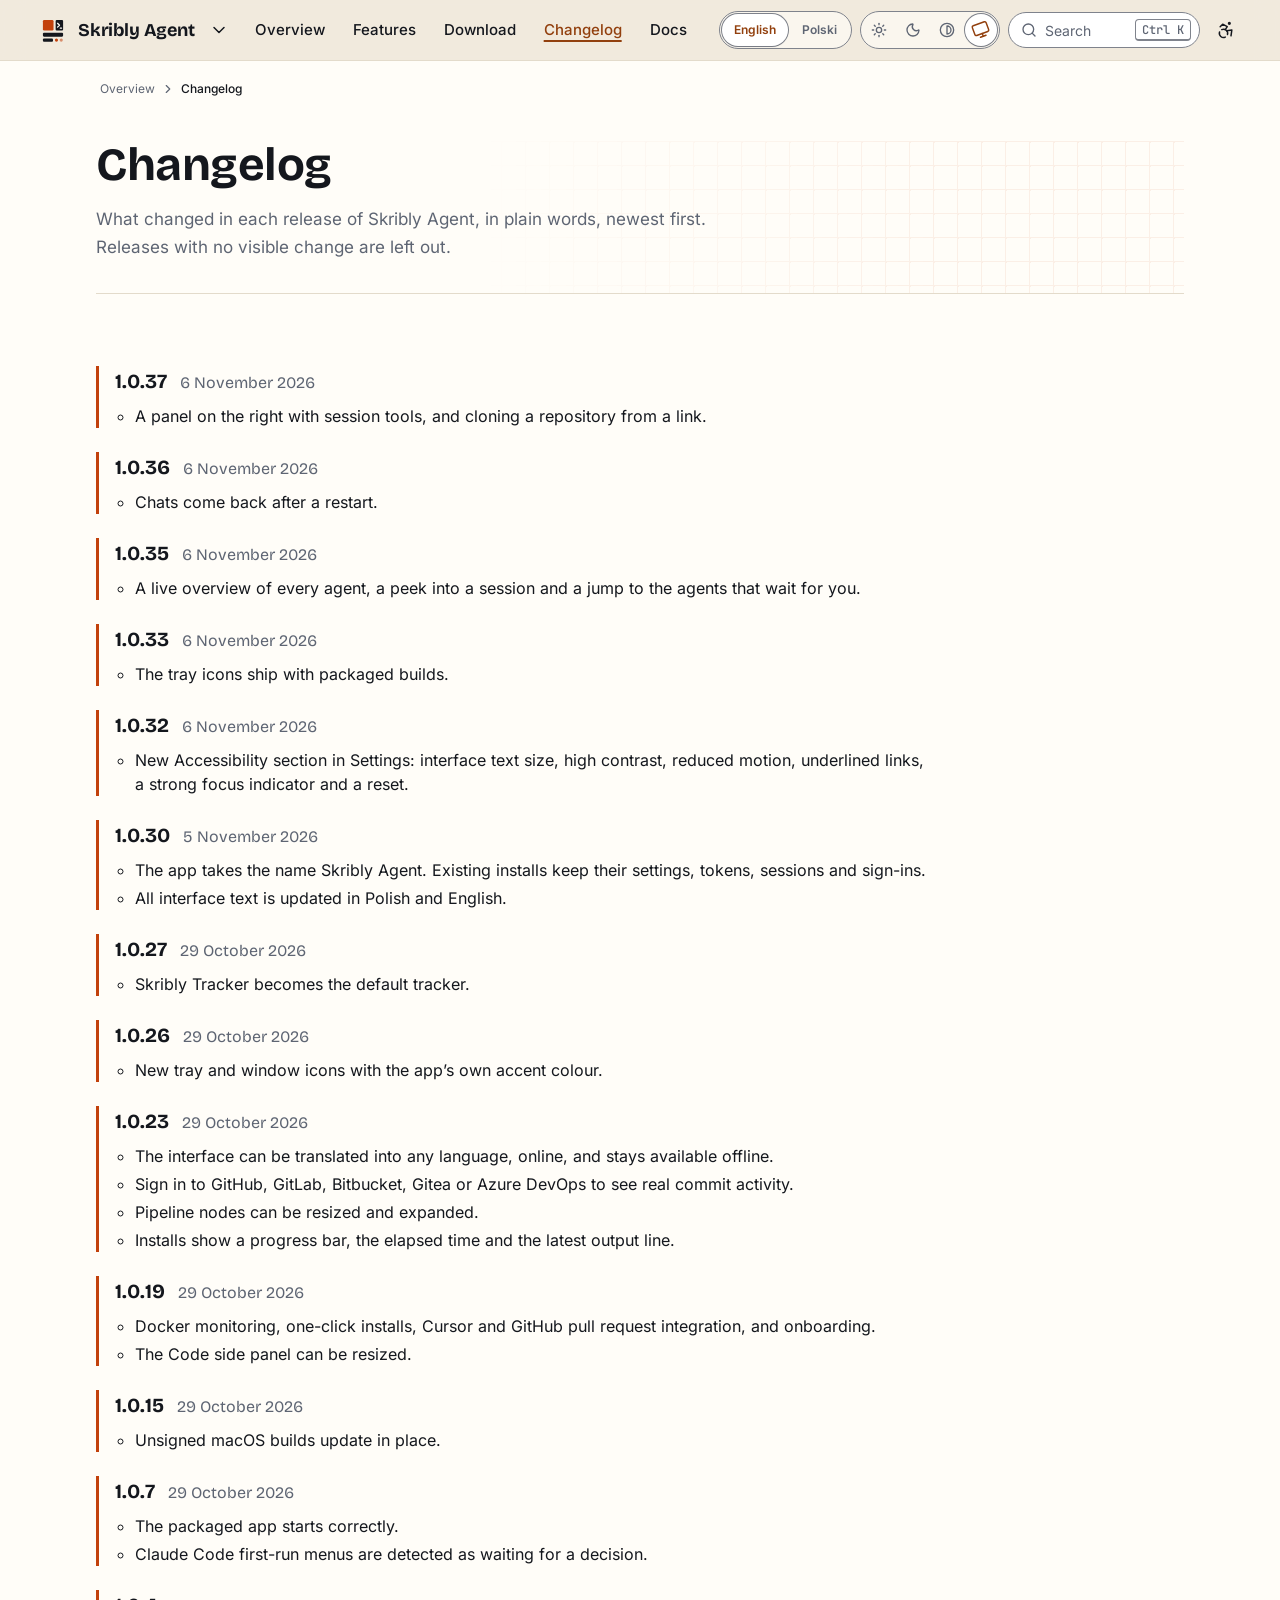
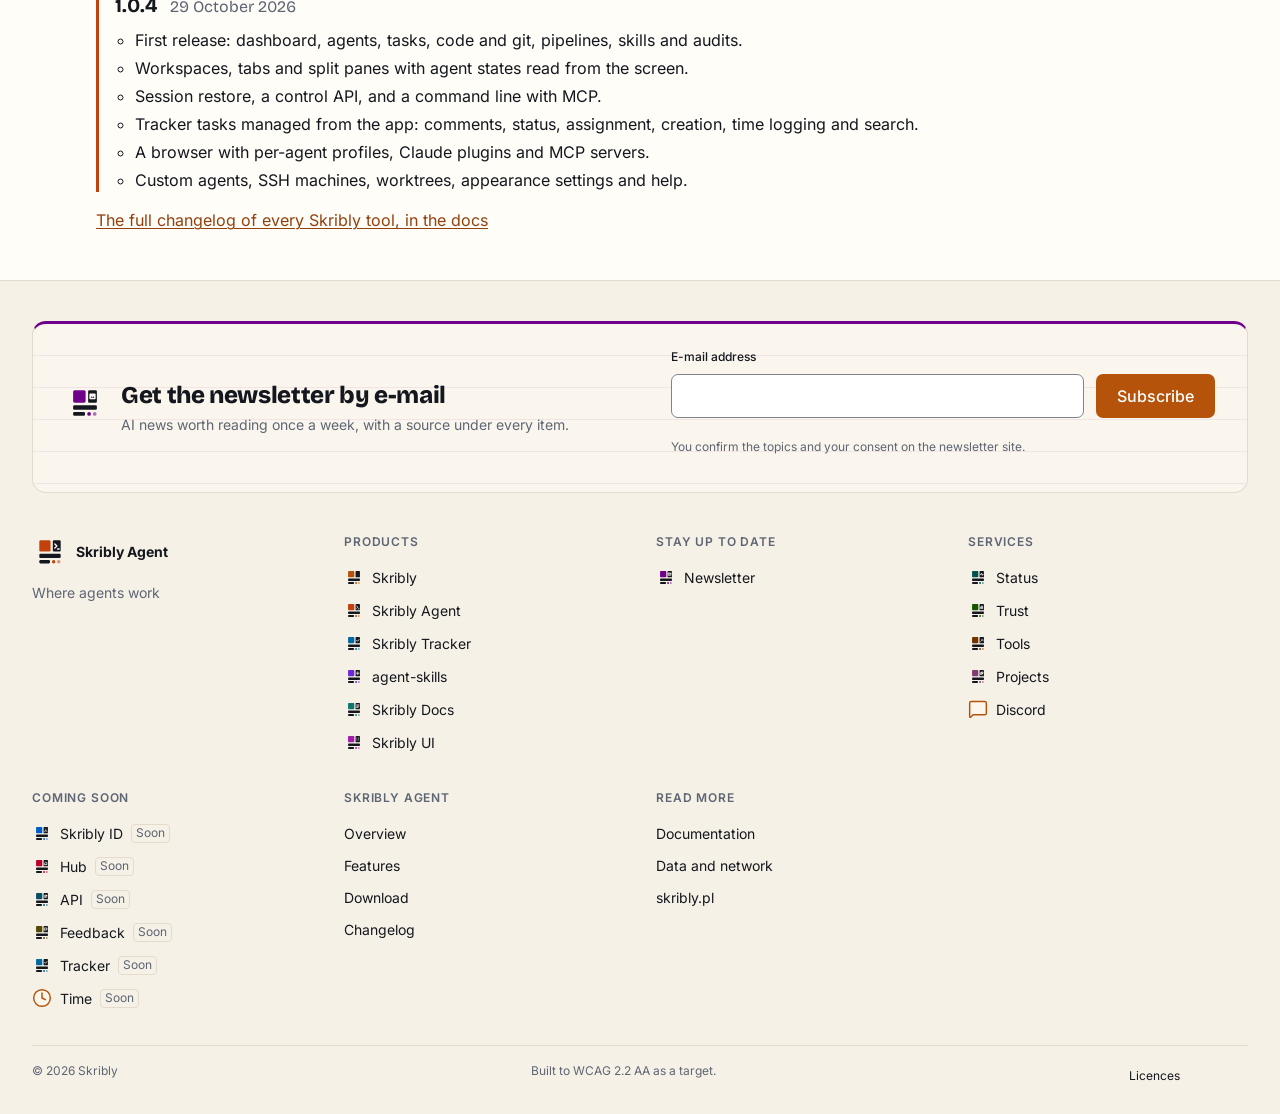
<file: changelog/index.html>
<!DOCTYPE html><html lang="en" dir="ltr"><head><meta charset="utf-8"><meta name="viewport" content="width=device-width, initial-scale=1"><meta http-equiv="Content-Security-Policy" content="default-src 'none'; connect-src 'self'; script-src 'self' 'wasm-unsafe-eval'; style-src 'self'; img-src 'self' data:; font-src 'self'; manifest-src 'self'; media-src 'self'; base-uri 'none'; form-action https://newsletter.skribly.pl; upgrade-insecure-requests"><title>Changelog of Skribly Agent | Skribly Agent</title><meta name="description" content="What changed in each release of Skribly Agent, in plain words, newest first."><link rel="canonical" href="https://agent.skribly.pl/changelog/"><link rel="alternate" hreflang="en" href="https://agent.skribly.pl/changelog/"><link rel="alternate" hreflang="pl" href="https://agent.skribly.pl/pl/changelog/"><link rel="alternate" hreflang="x-default" href="https://agent.skribly.pl/changelog/"><script src="/_astro/prepaint.iife.DfruCCWJ.js"></script><meta name="color-scheme" content="light dark"><meta name="theme-color" media="(prefers-color-scheme: light)" content="#fffdf8"><meta name="theme-color" media="(prefers-color-scheme: dark)" content="#111318"><meta name="referrer" content="strict-origin-when-cross-origin"><link rel="preload" href="/_astro/inter-latin-wght-normal.Dx4kXJAl.woff2" as="font" type="font/woff2" crossorigin><link rel="preload" href="/_astro/bricolage-grotesque-latin-wght-normal.DLoelf7F.woff2" as="font" type="font/woff2" crossorigin><link rel="icon" href="/favicon-32.png" sizes="32x32" type="image/png"><link rel="icon" href="/favicon.svg" type="image/svg+xml"><link rel="apple-touch-icon" href="/apple-touch-icon.png"><link rel="manifest" href="/manifest.webmanifest"><meta property="og:type" content="website"><meta property="og:site_name" content="Skribly Agent"><meta property="og:locale" content="en_GB"><meta property="og:url" content="https://agent.skribly.pl/changelog/"><meta property="og:title" content="Changelog of Skribly Agent | Skribly Agent"><meta property="og:description" content="What changed in each release of Skribly Agent, in plain words, newest first."><meta property="og:image" content="https://agent.skribly.pl/og/changelog/image.png"><meta property="og:image:width" content="1200"><meta property="og:image:height" content="630"><meta property="og:image:alt" content="Changelog of Skribly Agent | Skribly Agent"><meta name="twitter:card" content="summary_large_image"><meta name="twitter:title" content="Changelog of Skribly Agent | Skribly Agent"><meta name="twitter:description" content="What changed in each release of Skribly Agent, in plain words, newest first."><meta name="twitter:image" content="https://agent.skribly.pl/og/changelog/image.png"><script type="application/ld+json">{"@context":"https://schema.org","@graph":[{"@type":"Organization","@id":"https://skribly.pl/#organization","name":"Skribly","url":"https://skribly.pl/","logo":"https://skribly.pl/img/icons/icon-512.png","sameAs":["https://docs.skribly.pl/","https://ui.skribly.pl/"]},{"@type":"WebSite","@id":"https://agent.skribly.pl/#website","name":"Skribly Agent","url":"https://agent.skribly.pl/","inLanguage":"en","description":"What changed in each release of Skribly Agent, in plain words, newest first.","publisher":{"@id":"https://skribly.pl/#organization"}},{"@type":"WebPage","@id":"https://agent.skribly.pl/changelog/#page","url":"https://agent.skribly.pl/changelog/","name":"Changelog of Skribly Agent | Skribly Agent","description":"What changed in each release of Skribly Agent, in plain words, newest first.","inLanguage":"en","isPartOf":{"@id":"https://agent.skribly.pl/#website"},"publisher":{"@id":"https://skribly.pl/#organization"}},{"@type":"BreadcrumbList","itemListElement":[{"@type":"ListItem","position":1,"name":"Overview","item":"https://agent.skribly.pl/"},{"@type":"ListItem","position":2,"name":"Changelog","item":"https://agent.skribly.pl/changelog/"}]}]}</script><link rel="stylesheet" href="/_astro/Page.BQjH1KUT.css"><link rel="stylesheet" href="/_astro/_.._0RKXeTr.css"></head><body class="sk-page"><a class="sk-skip-link" href="#content">Skip to content</a><header class="sk-site-header sk-product--agent" data-sk-header><div class="sk-container sk-container--wide sk-site-header__bar"><div class="sk-site-header__brand"><a class="sk-site-header__home" href="/" aria-label="Skribly Agent, home page"><svg class="sk-logo sk-logo--agent" viewBox="0 0 64 64" width="2.125rem" height="2.125rem" focusable="false" aria-hidden="true"><rect x="13" y="13" width="20" height="20" rx="2.5" fill="var(--sk-tool-agent)"/><rect x="37" y="13" width="14" height="20" rx="2" fill="currentColor"/><path d="M40.6 19.4l3.6 3.6-3.6 3.6M45.6 28.4h2.6" fill="none" stroke="var(--sk-bg)" stroke-width="2.4" stroke-linecap="round" stroke-linejoin="round"/><rect x="13" y="37" width="38" height="7.5" rx="2" fill="currentColor"/><rect x="13" y="48" width="19" height="6" rx="2" fill="currentColor"/><circle cx="38.5" cy="51" r="3" fill="var(--sk-tool-agent)"/><circle cx="47.5" cy="51" r="3" fill="var(--sk-tool-agent)" opacity="0.55"/></svg><span class="sk-site-header__name">Skribly Agent</span></a><details class="sk-dropdown sk-ecosystem"><summary class="sk-icon-button sk-ecosystem__toggle" aria-label="Switch product" title="Switch product"><svg class="sk-icon sk-dropdown__chevron" viewBox="0 0 24 24" focusable="false" data-icon="chevron.down" aria-hidden="true"><path d="m6 9 6 6 6-6"></path></svg></summary><div class="sk-dropdown__panel"><p class="sk-ecosystem__title" id="sk-ecosystem-agent">Skribly products</p><ul class="sk-ecosystem__list" aria-labelledby="sk-ecosystem-agent"><li><a class="sk-ecosystem__item sk-product--skribly" href="https://skribly.pl/"><svg class="sk-logo sk-logo--skribly" viewBox="0 0 64 64" width="2.25rem" height="2.25rem" focusable="false" aria-hidden="true"><rect x="13" y="13" width="20" height="20" rx="2.5" fill="var(--sk-accent)"/><rect x="37" y="13" width="14" height="20" rx="2" fill="currentColor"/><rect x="13" y="37" width="38" height="7.5" rx="2" fill="currentColor"/><rect x="13" y="48" width="19" height="6" rx="2" fill="currentColor"/><circle cx="38.5" cy="51" r="3" fill="var(--sk-accent)"/><circle cx="47.5" cy="51" r="3" fill="var(--sk-accent)" opacity="0.55"/></svg><span><strong>Skribly</strong><span>One place for agents, tasks and rules</span></span></a></li><li><a class="sk-ecosystem__item sk-product--agent" href="https://agent.skribly.pl/" aria-current="true"><svg class="sk-logo sk-logo--agent" viewBox="0 0 64 64" width="2.25rem" height="2.25rem" focusable="false" aria-hidden="true"><rect x="13" y="13" width="20" height="20" rx="2.5" fill="var(--sk-tool-agent)"/><rect x="37" y="13" width="14" height="20" rx="2" fill="currentColor"/><path d="M40.6 19.4l3.6 3.6-3.6 3.6M45.6 28.4h2.6" fill="none" stroke="var(--sk-bg)" stroke-width="2.4" stroke-linecap="round" stroke-linejoin="round"/><rect x="13" y="37" width="38" height="7.5" rx="2" fill="currentColor"/><rect x="13" y="48" width="19" height="6" rx="2" fill="currentColor"/><circle cx="38.5" cy="51" r="3" fill="var(--sk-tool-agent)"/><circle cx="47.5" cy="51" r="3" fill="var(--sk-tool-agent)" opacity="0.55"/></svg><span><strong>Skribly Agent</strong><span>Where agents work</span></span><span class="sk-ecosystem__here">You are here</span></a></li><li><a class="sk-ecosystem__item sk-product--tracker" href="https://skribly.pl/apps/skribly-tracker/"><svg class="sk-logo sk-logo--tracker" viewBox="0 0 64 64" width="2.25rem" height="2.25rem" focusable="false" aria-hidden="true"><rect x="13" y="13" width="20" height="20" rx="2.5" fill="var(--sk-tool-tracker)"/><rect x="37" y="13" width="14" height="20" rx="2" fill="currentColor"/><path d="M40.4 23.6l2.8 2.8 4.8-5.4" fill="none" stroke="var(--sk-bg)" stroke-width="2.4" stroke-linecap="round" stroke-linejoin="round"/><rect x="13" y="37" width="38" height="7.5" rx="2" fill="currentColor"/><rect x="13" y="48" width="19" height="6" rx="2" fill="currentColor"/><circle cx="38.5" cy="51" r="3" fill="var(--sk-tool-tracker)"/><circle cx="47.5" cy="51" r="3" fill="var(--sk-tool-tracker)" opacity="0.55"/></svg><span><strong>Skribly Tracker</strong><span>Where tasks begin</span></span></a></li><li><a class="sk-ecosystem__item sk-product--skills" href="https://skribly.pl/apps/agent-skills/"><svg class="sk-logo sk-logo--skills" viewBox="0 0 64 64" width="2.25rem" height="2.25rem" focusable="false" aria-hidden="true"><rect x="13" y="13" width="20" height="20" rx="2.5" fill="var(--sk-tool-skills)"/><rect x="37" y="13" width="14" height="20" rx="2" fill="currentColor"/><path d="M44 18.6v8.8M39.6 23h8.8" fill="none" stroke="var(--sk-bg)" stroke-width="2.4" stroke-linecap="round" stroke-linejoin="round"/><rect x="13" y="37" width="38" height="7.5" rx="2" fill="currentColor"/><rect x="13" y="48" width="19" height="6" rx="2" fill="currentColor"/><circle cx="38.5" cy="51" r="3" fill="var(--sk-tool-skills)"/><circle cx="47.5" cy="51" r="3" fill="var(--sk-tool-skills)" opacity="0.55"/></svg><span><strong>agent-skills</strong><span>Where the rules live</span></span></a></li><li><a class="sk-ecosystem__item sk-product--docs" href="https://docs.skribly.pl/"><svg class="sk-logo sk-logo--docs" viewBox="0 0 64 64" width="2.25rem" height="2.25rem" focusable="false" aria-hidden="true"><rect x="13" y="13" width="20" height="20" rx="2.5" fill="var(--sk-tool-docs)"/><rect x="37" y="13" width="14" height="20" rx="2" fill="currentColor"/><path d="M40.4 19h7.2M40.4 23h7.2M40.4 27h4.4" fill="none" stroke="var(--sk-bg)" stroke-width="2.4" stroke-linecap="round" stroke-linejoin="round"/><rect x="13" y="37" width="38" height="7.5" rx="2" fill="currentColor"/><rect x="13" y="48" width="19" height="6" rx="2" fill="currentColor"/><circle cx="38.5" cy="51" r="3" fill="var(--sk-tool-docs)"/><circle cx="47.5" cy="51" r="3" fill="var(--sk-tool-docs)" opacity="0.55"/></svg><span><strong>Skribly Docs</strong><span>Guides and reference</span></span></a></li><li><a class="sk-ecosystem__item sk-product--ui" href="https://ui.skribly.pl/"><svg class="sk-logo sk-logo--ui" viewBox="0 0 64 64" width="2.25rem" height="2.25rem" focusable="false" aria-hidden="true"><rect x="13" y="13" width="20" height="20" rx="2.5" fill="var(--sk-tool-ui)"/><rect x="37" y="13" width="14" height="20" rx="2" fill="currentColor"/><path d="M41.2 19.6h.01M46.8 19.6h.01M41.2 25.4h.01M46.8 25.4h.01" fill="none" stroke="var(--sk-bg)" stroke-width="2.4" stroke-linecap="round" stroke-linejoin="round"/><rect x="13" y="37" width="38" height="7.5" rx="2" fill="currentColor"/><rect x="13" y="48" width="19" height="6" rx="2" fill="currentColor"/><circle cx="38.5" cy="51" r="3" fill="var(--sk-tool-ui)"/><circle cx="47.5" cy="51" r="3" fill="var(--sk-tool-ui)" opacity="0.55"/></svg><span><strong>Skribly UI</strong><span>Tokens and components</span></span></a></li></ul><p class="sk-ecosystem__title" id="sk-ecosystem-agent-channels">Stay up to date</p><ul class="sk-ecosystem__list" aria-labelledby="sk-ecosystem-agent-channels"><li><a class="sk-ecosystem__item sk-product--newsletter" href="https://newsletter.skribly.pl/"><svg class="sk-logo sk-logo--newsletter" viewBox="0 0 64 64" width="2.25rem" height="2.25rem" focusable="false" aria-hidden="true"><rect x="13" y="13" width="20" height="20" rx="2.5" fill="var(--sk-tool-newsletter)"/><rect x="37" y="13" width="14" height="20" rx="2" fill="currentColor"/><path d="M40.2 19.6h7.6v6.8h-7.6zM40.6 20.2l3.4 2.8 3.4-2.8" fill="none" stroke="var(--sk-bg)" stroke-width="2.4" stroke-linecap="round" stroke-linejoin="round"/><rect x="13" y="37" width="38" height="7.5" rx="2" fill="currentColor"/><rect x="13" y="48" width="19" height="6" rx="2" fill="currentColor"/><circle cx="38.5" cy="51" r="3" fill="var(--sk-tool-newsletter)"/><circle cx="47.5" cy="51" r="3" fill="var(--sk-tool-newsletter)" opacity="0.55"/></svg><span><strong>Skribly Newsletter</strong><span>AI news every week, each with its source</span></span></a></li></ul><p class="sk-ecosystem__title" id="sk-ecosystem-agent-services">Services</p><ul class="sk-ecosystem__list" aria-labelledby="sk-ecosystem-agent-services"><li><a class="sk-ecosystem__item sk-product--status" href="https://status.skribly.pl/"><svg class="sk-logo sk-logo--status" viewBox="0 0 64 64" width="2.25rem" height="2.25rem" focusable="false" aria-hidden="true"><rect x="13" y="13" width="20" height="20" rx="2.5" fill="var(--sk-tool-status)"/><rect x="37" y="13" width="14" height="20" rx="2" fill="currentColor"/><path d="M39.6 23.6h2.2l1.4-3.6 2.4 6.8 1.4-3.2h1.4" fill="none" stroke="var(--sk-bg)" stroke-width="2.4" stroke-linecap="round" stroke-linejoin="round"/><rect x="13" y="37" width="38" height="7.5" rx="2" fill="currentColor"/><rect x="13" y="48" width="19" height="6" rx="2" fill="currentColor"/><circle cx="38.5" cy="51" r="3" fill="var(--sk-tool-status)"/><circle cx="47.5" cy="51" r="3" fill="var(--sk-tool-status)" opacity="0.55"/></svg><span><strong>Skribly Status</strong><span>Is every service up</span></span></a></li><li><a class="sk-ecosystem__item sk-product--trust" href="https://trust.skribly.pl/"><svg class="sk-logo sk-logo--trust" viewBox="0 0 64 64" width="2.25rem" height="2.25rem" focusable="false" aria-hidden="true"><rect x="13" y="13" width="20" height="20" rx="2.5" fill="var(--sk-tool-trust)"/><rect x="37" y="13" width="14" height="20" rx="2" fill="currentColor"/><path d="M41.8 22.6v-3h4.4v3M40.8 24.2h6.4v2.8h-6.4z" fill="none" stroke="var(--sk-bg)" stroke-width="2.4" stroke-linecap="round" stroke-linejoin="round"/><rect x="13" y="37" width="38" height="7.5" rx="2" fill="currentColor"/><rect x="13" y="48" width="19" height="6" rx="2" fill="currentColor"/><circle cx="38.5" cy="51" r="3" fill="var(--sk-tool-trust)"/><circle cx="47.5" cy="51" r="3" fill="var(--sk-tool-trust)" opacity="0.55"/></svg><span><strong>Skribly Trust</strong><span>Security, privacy and accessibility</span></span></a></li><li><a class="sk-ecosystem__item sk-product--tools" href="https://tools.skribly.pl/"><svg class="sk-logo sk-logo--tools" viewBox="0 0 64 64" width="2.25rem" height="2.25rem" focusable="false" aria-hidden="true"><rect x="13" y="13" width="20" height="20" rx="2.5" fill="var(--sk-tool-tools)"/><rect x="37" y="13" width="14" height="20" rx="2" fill="currentColor"/><path d="M40.8 27.2L46 22M43.8 19.8l4.4 4.4" fill="none" stroke="var(--sk-bg)" stroke-width="2.4" stroke-linecap="round" stroke-linejoin="round"/><rect x="13" y="37" width="38" height="7.5" rx="2" fill="currentColor"/><rect x="13" y="48" width="19" height="6" rx="2" fill="currentColor"/><circle cx="38.5" cy="51" r="3" fill="var(--sk-tool-tools)"/><circle cx="47.5" cy="51" r="3" fill="var(--sk-tool-tools)" opacity="0.55"/></svg><span><strong>Skribly Tools</strong><span>Small tools in the browser</span></span></a></li><li><a class="sk-ecosystem__item sk-product--projects" href="https://projects.skribly.pl/"><svg class="sk-logo sk-logo--projects" viewBox="0 0 64 64" width="2.25rem" height="2.25rem" focusable="false" aria-hidden="true"><rect x="13" y="13" width="20" height="20" rx="2.5" fill="var(--sk-tool-projects)"/><rect x="37" y="13" width="14" height="20" rx="2" fill="currentColor"/><path d="M40.4 21.8h4.8v4.8h-4.8zM43 21.8v-2.6h4.8v4.8h-2.6" fill="none" stroke="var(--sk-bg)" stroke-width="2.4" stroke-linecap="round" stroke-linejoin="round"/><rect x="13" y="37" width="38" height="7.5" rx="2" fill="currentColor"/><rect x="13" y="48" width="19" height="6" rx="2" fill="currentColor"/><circle cx="38.5" cy="51" r="3" fill="var(--sk-tool-projects)"/><circle cx="47.5" cy="51" r="3" fill="var(--sk-tool-projects)" opacity="0.55"/></svg><span><strong>Skribly Projects</strong><span>Every part and how far it is</span></span></a></li><li><a class="sk-ecosystem__item sk-product--discord" href="https://dc.skribly.pl/"><svg class="sk-icon sk-icon--duo sk-ecosystem__icon" viewBox="0 0 24 24" focusable="false" data-icon="content.comment" aria-hidden="true"><g class="sk-icon__fill"><path d="M22 17a2 2 0 0 1-2 2H6.828a2 2 0 0 0-1.414.586l-2.202 2.202A.71.71 0 0 1 2 21.286V5a2 2 0 0 1 2-2h16a2 2 0 0 1 2 2z"></path></g><path d="M22 17a2 2 0 0 1-2 2H6.828a2 2 0 0 0-1.414.586l-2.202 2.202A.71.71 0 0 1 2 21.286V5a2 2 0 0 1 2-2h16a2 2 0 0 1 2 2z"></path></svg><span><strong>Discord</strong><span>Talk with the people who build Skribly</span></span></a></li></ul></div></details></div><div class="sk-site-header__quick"><button class="sk-search-button sk-site-header__wide" type="button" data-sk-search-open data-sk-needs-js aria-haspopup="dialog" aria-controls="sk-search" aria-keyshortcuts="Control+K /"><svg class="sk-icon" viewBox="0 0 24 24" focusable="false" data-icon="action.search" aria-hidden="true"><g class="sk-icon__fill"><circle cx="11" cy="11" r="8"></circle></g><path d="m21 21-4.34-4.34"></path><circle cx="11" cy="11" r="8"></circle></svg><span>Search</span><kbd class="sk-kbd" aria-hidden="true">Ctrl K</kbd></button><button class="sk-icon-button sk-site-header__narrow" type="button" data-sk-search-open data-sk-needs-js aria-label="Search" aria-haspopup="dialog" aria-controls="sk-search" aria-keyshortcuts="Control+K /"><svg class="sk-icon" viewBox="0 0 24 24" focusable="false" data-icon="action.search" aria-hidden="true"><g class="sk-icon__fill"><circle cx="11" cy="11" r="8"></circle></g><path d="m21 21-4.34-4.34"></path><circle cx="11" cy="11" r="8"></circle></svg></button><button class="sk-icon-button" type="button" data-sk-a11y-open data-sk-needs-js aria-controls="sk-a11y-panel" aria-expanded="false" aria-label="Accessibility" title="Open accessibility settings"><svg class="sk-icon" viewBox="0 0 24 24" focusable="false" data-icon="nav.accessibility" aria-hidden="true"><g class="sk-icon__fill"><circle cx="16" cy="4" r="1"></circle></g><circle cx="16" cy="4" r="1"></circle><path d="m18 19 1-7-6 1"></path><path d="m5 8 3-3 5.5 3-2.36 3.5"></path><path d="M4.24 14.5a5 5 0 0 0 6.88 6"></path><path d="M13.76 17.5a5 5 0 0 0-6.88-6"></path></svg></button><button class="sk-icon-button sk-site-header__menu-toggle" type="button" data-sk-menu-toggle data-sk-needs-js aria-expanded="false" aria-controls="sk-site-drawer-agent" aria-label="Menu" data-open="Menu" data-close="Close menu"><span class="sk-burger" aria-hidden="true"><span></span><span></span><span></span></span></button></div><div class="sk-site-header__drawer" id="sk-site-drawer-agent"><nav class="sk-site-nav" aria-label="Main navigation"><ul class="sk-site-nav__list"><li><a class="sk-site-nav__link" href="/">Overview</a></li><li><a class="sk-site-nav__link" href="/features/">Features</a></li><li><a class="sk-site-nav__link" href="/download/">Download</a></li><li><a class="sk-site-nav__link" href="/changelog/" aria-current="page">Changelog</a></li><li><a class="sk-site-nav__link" href="https://docs.skribly.pl/agent/">Docs</a></li></ul></nav><div class="sk-site-header__tools"><nav class="sk-language-switch" aria-label="Language"><ul><li><span lang="en" aria-current="true">English</span></li><li><a href="/pl/changelog/" lang="pl" hreflang="pl">Polski</a></li></ul></nav><fieldset class="sk-theme-switch" data-sk-theme-switch><legend class="sk-visually-hidden">Theme</legend><label title="Light"><input type="radio" name="sk-theme-cu2ye1" value="light"><svg class="sk-icon" viewBox="0 0 24 24" focusable="false" data-icon="theme.light" aria-hidden="true"><g class="sk-icon__fill"><circle cx="12" cy="12" r="4"></circle></g><circle cx="12" cy="12" r="4"></circle><path d="M12 2v2"></path><path d="M12 20v2"></path><path d="m4.93 4.93 1.41 1.41"></path><path d="m17.66 17.66 1.41 1.41"></path><path d="M2 12h2"></path><path d="M20 12h2"></path><path d="m6.34 17.66-1.41 1.41"></path><path d="m19.07 4.93-1.41 1.41"></path></svg><span class="sk-visually-hidden">Light</span></label><label title="Dark"><input type="radio" name="sk-theme-cu2ye1" value="dark"><svg class="sk-icon" viewBox="0 0 24 24" focusable="false" data-icon="theme.dark" aria-hidden="true"><g class="sk-icon__fill"><path d="M20.985 12.486a9 9 0 1 1-9.473-9.472c.405-.022.617.46.402.803a6 6 0 0 0 8.268 8.268c.344-.215.825-.004.803.401"></path></g><path d="M20.985 12.486a9 9 0 1 1-9.473-9.472c.405-.022.617.46.402.803a6 6 0 0 0 8.268 8.268c.344-.215.825-.004.803.401"></path></svg><span class="sk-visually-hidden">Dark</span></label><label title="High contrast"><input type="radio" name="sk-theme-cu2ye1" value="contrast"><svg class="sk-icon" viewBox="0 0 24 24" focusable="false" data-icon="theme.contrast" aria-hidden="true"><g class="sk-icon__fill"><circle cx="12" cy="12" r="10"></circle><path d="M12 18a6 6 0 0 0 0-12v12z"></path></g><circle cx="12" cy="12" r="10"></circle><path d="M12 18a6 6 0 0 0 0-12v12z"></path></svg><span class="sk-visually-hidden">High contrast</span></label><label title="System"><input type="radio" name="sk-theme-cu2ye1" value="system" checked><svg class="sk-icon" viewBox="0 0 24 24" focusable="false" data-icon="theme.system" aria-hidden="true"><g class="sk-icon__fill"><rect rx="2" x="2" y="3" width="20" height="14"></rect></g><rect rx="2" x="2" y="3" width="20" height="14"></rect><line x1="8" y1="21" x2="16" y2="21"></line><line x1="12" y1="17" x2="12" y2="21"></line></svg><span class="sk-visually-hidden">System</span></label></fieldset><script type="module" src="/_astro/ThemeSwitch.astro_astro_type_script_index_0_lang.CFWxGLRv.js"></script></div></div></div></header><script type="module" src="/_astro/SiteHeader.astro_astro_type_script_index_0_lang.C7ESqmu-.js"></script><main class="sk-page__main sk-page__main--full site-main sk-product--agent" id="content" tabindex="-1" data-pagefind-body><nav class="sk-breadcrumbs" aria-label="Breadcrumb" data-pagefind-ignore><ol><li><a href="/">Overview</a></li><li><span aria-current="page">Changelog</span></li></ol></nav><div class="sk-container hero-wrap"><header class="sk-hero sk-hero--page sk-pattern sk-pattern--grid sk-product--agent" data-sk-hero="page"><div class="sk-hero__body"><h1 class="sk-hero__title">Changelog</h1><p class="sk-hero__lead">What changed in each release of Skribly Agent, in plain words, newest first. Releases with no visible change are left out.</p></div></header></div><section class="sk-container band" aria-label="Changelog"><ol class="releases" role="list"><li class="release" id="v1.0.37" data-version="1.0.37"><h2 class="release__title">1.0.37 <time datetime="2026-11-06">6 November 2026</time></h2><ul><li>A panel on the right with session tools, and cloning a repository from a link.</li></ul></li><li class="release" id="v1.0.36" data-version="1.0.36"><h2 class="release__title">1.0.36 <time datetime="2026-11-06">6 November 2026</time></h2><ul><li>Chats come back after a restart.</li></ul></li><li class="release" id="v1.0.35" data-version="1.0.35"><h2 class="release__title">1.0.35 <time datetime="2026-11-06">6 November 2026</time></h2><ul><li>A live overview of every agent, a peek into a session and a jump to the agents that wait for you.</li></ul></li><li class="release" id="v1.0.33" data-version="1.0.33"><h2 class="release__title">1.0.33 <time datetime="2026-11-06">6 November 2026</time></h2><ul><li>The tray icons ship with packaged builds.</li></ul></li><li class="release" id="v1.0.32" data-version="1.0.32"><h2 class="release__title">1.0.32 <time datetime="2026-11-06">6 November 2026</time></h2><ul><li>New Accessibility section in Settings: interface text size, high contrast, reduced motion, underlined links, a strong focus indicator and a reset.</li></ul></li><li class="release" id="v1.0.30" data-version="1.0.30"><h2 class="release__title">1.0.30 <time datetime="2026-11-05">5 November 2026</time></h2><ul><li>The app takes the name Skribly Agent. Existing installs keep their settings, tokens, sessions and sign-ins.</li><li>All interface text is updated in Polish and English.</li></ul></li><li class="release" id="v1.0.27" data-version="1.0.27"><h2 class="release__title">1.0.27 <time datetime="2026-10-29">29 October 2026</time></h2><ul><li>Skribly Tracker becomes the default tracker.</li></ul></li><li class="release" id="v1.0.26" data-version="1.0.26"><h2 class="release__title">1.0.26 <time datetime="2026-10-29">29 October 2026</time></h2><ul><li>New tray and window icons with the app’s own accent colour.</li></ul></li><li class="release" id="v1.0.23" data-version="1.0.23"><h2 class="release__title">1.0.23 <time datetime="2026-10-29">29 October 2026</time></h2><ul><li>The interface can be translated into any language, online, and stays available offline.</li><li>Sign in to GitHub, GitLab, Bitbucket, Gitea or Azure DevOps to see real commit activity.</li><li>Pipeline nodes can be resized and expanded.</li><li>Installs show a progress bar, the elapsed time and the latest output line.</li></ul></li><li class="release" id="v1.0.19" data-version="1.0.19"><h2 class="release__title">1.0.19 <time datetime="2026-10-29">29 October 2026</time></h2><ul><li>Docker monitoring, one-click installs, Cursor and GitHub pull request integration, and onboarding.</li><li>The Code side panel can be resized.</li></ul></li><li class="release" id="v1.0.15" data-version="1.0.15"><h2 class="release__title">1.0.15 <time datetime="2026-10-29">29 October 2026</time></h2><ul><li>Unsigned macOS builds update in place.</li></ul></li><li class="release" id="v1.0.7" data-version="1.0.7"><h2 class="release__title">1.0.7 <time datetime="2026-10-29">29 October 2026</time></h2><ul><li>The packaged app starts correctly.</li><li>Claude Code first-run menus are detected as waiting for a decision.</li></ul></li><li class="release" id="v1.0.4" data-version="1.0.4"><h2 class="release__title">1.0.4 <time datetime="2026-10-29">29 October 2026</time></h2><ul><li>First release: dashboard, agents, tasks, code and git, pipelines, skills and audits.</li><li>Workspaces, tabs and split panes with agent states read from the screen.</li><li>Session restore, a control API, and a command line with MCP.</li><li>Tracker tasks managed from the app: comments, status, assignment, creation, time logging and search.</li><li>A browser with per-agent profiles, Claude plugins and MCP servers.</li><li>Custom agents, SSH machines, worktrees, appearance settings and help.</li></ul></li></ol><p><a class="sk-link" href="https://docs.skribly.pl/changelog/">The full changelog of every Skribly tool, in the docs</a></p></section></main><footer class="sk-site-footer sk-product--agent"><div class="sk-container sk-container--wide"><section aria-labelledby="sk-footer-newsletter-title" class="sk-band sk-band--sunken sk-pattern sk-pattern--ruled sk-product--newsletter sk-newsletter-signup sk-newsletter-signup--footer"><div class="sk-newsletter-signup__text"><svg class="sk-logo sk-logo--newsletter" viewBox="0 0 64 64" width="2.5rem" height="2.5rem" focusable="false" aria-hidden="true"><rect x="13" y="13" width="20" height="20" rx="2.5" fill="var(--sk-tool-newsletter)"/><rect x="37" y="13" width="14" height="20" rx="2" fill="currentColor"/><path d="M40.2 19.6h7.6v6.8h-7.6zM40.6 20.2l3.4 2.8 3.4-2.8" fill="none" stroke="var(--sk-bg)" stroke-width="2.4" stroke-linecap="round" stroke-linejoin="round"/><rect x="13" y="37" width="38" height="7.5" rx="2" fill="currentColor"/><rect x="13" y="48" width="19" height="6" rx="2" fill="currentColor"/><circle cx="38.5" cy="51" r="3" fill="var(--sk-tool-newsletter)"/><circle cx="47.5" cy="51" r="3" fill="var(--sk-tool-newsletter)" opacity="0.55"/></svg><h2 class="sk-newsletter-signup__title" id="sk-footer-newsletter-title">Get the newsletter by e-mail</h2><p class="sk-newsletter-signup__lead">AI news worth reading once a week, with a source under every item.</p></div><form class="sk-newsletter-signup__form" method="get" action="https://newsletter.skribly.pl/#signup" aria-labelledby="sk-footer-newsletter-title"><label class="sk-label" for="sk-footer-newsletter-email">E-mail address</label><div class="sk-newsletter-signup__row"><input class="sk-input sk-newsletter-signup__input" type="email" id="sk-footer-newsletter-email" name="email" autocomplete="email" inputmode="email" spellcheck="false" maxlength="254" required aria-describedby="sk-footer-newsletter-hint"><button class="sk-button" type="submit">Subscribe</button></div><p class="sk-hint" id="sk-footer-newsletter-hint">You confirm the topics and your consent on the newsletter site.</p></form></section><div class="sk-site-footer__grid"><div class="sk-site-footer__brand"><a href="https://agent.skribly.pl/" aria-label="Skribly Agent, home page"><svg class="sk-logo sk-logo--agent" viewBox="0 0 64 64" width="2.25rem" height="2.25rem" focusable="false" aria-hidden="true"><rect x="13" y="13" width="20" height="20" rx="2.5" fill="var(--sk-tool-agent)"/><rect x="37" y="13" width="14" height="20" rx="2" fill="currentColor"/><path d="M40.6 19.4l3.6 3.6-3.6 3.6M45.6 28.4h2.6" fill="none" stroke="var(--sk-bg)" stroke-width="2.4" stroke-linecap="round" stroke-linejoin="round"/><rect x="13" y="37" width="38" height="7.5" rx="2" fill="currentColor"/><rect x="13" y="48" width="19" height="6" rx="2" fill="currentColor"/><circle cx="38.5" cy="51" r="3" fill="var(--sk-tool-agent)"/><circle cx="47.5" cy="51" r="3" fill="var(--sk-tool-agent)" opacity="0.55"/></svg><strong>Skribly Agent</strong></a><p>Where agents work</p></div><nav aria-labelledby="sk-footer-products-agent"><h2 id="sk-footer-products-agent">Products</h2><ul><li><a href="https://skribly.pl/"><svg class="sk-logo sk-logo--skribly" viewBox="0 0 64 64" width="1.25rem" height="1.25rem" focusable="false" aria-hidden="true"><rect x="13" y="13" width="20" height="20" rx="2.5" fill="var(--sk-accent)"/><rect x="37" y="13" width="14" height="20" rx="2" fill="currentColor"/><rect x="13" y="37" width="38" height="7.5" rx="2" fill="currentColor"/><rect x="13" y="48" width="19" height="6" rx="2" fill="currentColor"/><circle cx="38.5" cy="51" r="3" fill="var(--sk-accent)"/><circle cx="47.5" cy="51" r="3" fill="var(--sk-accent)" opacity="0.55"/></svg>Skribly</a></li><li><a href="https://agent.skribly.pl/" aria-current="true"><svg class="sk-logo sk-logo--agent" viewBox="0 0 64 64" width="1.25rem" height="1.25rem" focusable="false" aria-hidden="true"><rect x="13" y="13" width="20" height="20" rx="2.5" fill="var(--sk-tool-agent)"/><rect x="37" y="13" width="14" height="20" rx="2" fill="currentColor"/><path d="M40.6 19.4l3.6 3.6-3.6 3.6M45.6 28.4h2.6" fill="none" stroke="var(--sk-bg)" stroke-width="2.4" stroke-linecap="round" stroke-linejoin="round"/><rect x="13" y="37" width="38" height="7.5" rx="2" fill="currentColor"/><rect x="13" y="48" width="19" height="6" rx="2" fill="currentColor"/><circle cx="38.5" cy="51" r="3" fill="var(--sk-tool-agent)"/><circle cx="47.5" cy="51" r="3" fill="var(--sk-tool-agent)" opacity="0.55"/></svg>Skribly Agent</a></li><li><a href="https://skribly.pl/apps/skribly-tracker/"><svg class="sk-logo sk-logo--tracker" viewBox="0 0 64 64" width="1.25rem" height="1.25rem" focusable="false" aria-hidden="true"><rect x="13" y="13" width="20" height="20" rx="2.5" fill="var(--sk-tool-tracker)"/><rect x="37" y="13" width="14" height="20" rx="2" fill="currentColor"/><path d="M40.4 23.6l2.8 2.8 4.8-5.4" fill="none" stroke="var(--sk-bg)" stroke-width="2.4" stroke-linecap="round" stroke-linejoin="round"/><rect x="13" y="37" width="38" height="7.5" rx="2" fill="currentColor"/><rect x="13" y="48" width="19" height="6" rx="2" fill="currentColor"/><circle cx="38.5" cy="51" r="3" fill="var(--sk-tool-tracker)"/><circle cx="47.5" cy="51" r="3" fill="var(--sk-tool-tracker)" opacity="0.55"/></svg>Skribly Tracker</a></li><li><a href="https://skribly.pl/apps/agent-skills/"><svg class="sk-logo sk-logo--skills" viewBox="0 0 64 64" width="1.25rem" height="1.25rem" focusable="false" aria-hidden="true"><rect x="13" y="13" width="20" height="20" rx="2.5" fill="var(--sk-tool-skills)"/><rect x="37" y="13" width="14" height="20" rx="2" fill="currentColor"/><path d="M44 18.6v8.8M39.6 23h8.8" fill="none" stroke="var(--sk-bg)" stroke-width="2.4" stroke-linecap="round" stroke-linejoin="round"/><rect x="13" y="37" width="38" height="7.5" rx="2" fill="currentColor"/><rect x="13" y="48" width="19" height="6" rx="2" fill="currentColor"/><circle cx="38.5" cy="51" r="3" fill="var(--sk-tool-skills)"/><circle cx="47.5" cy="51" r="3" fill="var(--sk-tool-skills)" opacity="0.55"/></svg>agent-skills</a></li><li><a href="https://docs.skribly.pl/"><svg class="sk-logo sk-logo--docs" viewBox="0 0 64 64" width="1.25rem" height="1.25rem" focusable="false" aria-hidden="true"><rect x="13" y="13" width="20" height="20" rx="2.5" fill="var(--sk-tool-docs)"/><rect x="37" y="13" width="14" height="20" rx="2" fill="currentColor"/><path d="M40.4 19h7.2M40.4 23h7.2M40.4 27h4.4" fill="none" stroke="var(--sk-bg)" stroke-width="2.4" stroke-linecap="round" stroke-linejoin="round"/><rect x="13" y="37" width="38" height="7.5" rx="2" fill="currentColor"/><rect x="13" y="48" width="19" height="6" rx="2" fill="currentColor"/><circle cx="38.5" cy="51" r="3" fill="var(--sk-tool-docs)"/><circle cx="47.5" cy="51" r="3" fill="var(--sk-tool-docs)" opacity="0.55"/></svg>Skribly Docs</a></li><li><a href="https://ui.skribly.pl/"><svg class="sk-logo sk-logo--ui" viewBox="0 0 64 64" width="1.25rem" height="1.25rem" focusable="false" aria-hidden="true"><rect x="13" y="13" width="20" height="20" rx="2.5" fill="var(--sk-tool-ui)"/><rect x="37" y="13" width="14" height="20" rx="2" fill="currentColor"/><path d="M41.2 19.6h.01M46.8 19.6h.01M41.2 25.4h.01M46.8 25.4h.01" fill="none" stroke="var(--sk-bg)" stroke-width="2.4" stroke-linecap="round" stroke-linejoin="round"/><rect x="13" y="37" width="38" height="7.5" rx="2" fill="currentColor"/><rect x="13" y="48" width="19" height="6" rx="2" fill="currentColor"/><circle cx="38.5" cy="51" r="3" fill="var(--sk-tool-ui)"/><circle cx="47.5" cy="51" r="3" fill="var(--sk-tool-ui)" opacity="0.55"/></svg>Skribly UI</a></li></ul></nav><nav aria-labelledby="sk-footer-channels-agent"><h2 id="sk-footer-channels-agent">Stay up to date</h2><ul><li><a href="https://newsletter.skribly.pl/"><svg class="sk-logo sk-logo--newsletter" viewBox="0 0 64 64" width="1.25rem" height="1.25rem" focusable="false" aria-hidden="true"><rect x="13" y="13" width="20" height="20" rx="2.5" fill="var(--sk-tool-newsletter)"/><rect x="37" y="13" width="14" height="20" rx="2" fill="currentColor"/><path d="M40.2 19.6h7.6v6.8h-7.6zM40.6 20.2l3.4 2.8 3.4-2.8" fill="none" stroke="var(--sk-bg)" stroke-width="2.4" stroke-linecap="round" stroke-linejoin="round"/><rect x="13" y="37" width="38" height="7.5" rx="2" fill="currentColor"/><rect x="13" y="48" width="19" height="6" rx="2" fill="currentColor"/><circle cx="38.5" cy="51" r="3" fill="var(--sk-tool-newsletter)"/><circle cx="47.5" cy="51" r="3" fill="var(--sk-tool-newsletter)" opacity="0.55"/></svg>Newsletter</a></li></ul></nav><nav aria-labelledby="sk-footer-services-agent"><h2 id="sk-footer-services-agent">Services</h2><ul><li><a href="https://status.skribly.pl/"><svg class="sk-logo sk-logo--status" viewBox="0 0 64 64" width="1.25rem" height="1.25rem" focusable="false" aria-hidden="true"><rect x="13" y="13" width="20" height="20" rx="2.5" fill="var(--sk-tool-status)"/><rect x="37" y="13" width="14" height="20" rx="2" fill="currentColor"/><path d="M39.6 23.6h2.2l1.4-3.6 2.4 6.8 1.4-3.2h1.4" fill="none" stroke="var(--sk-bg)" stroke-width="2.4" stroke-linecap="round" stroke-linejoin="round"/><rect x="13" y="37" width="38" height="7.5" rx="2" fill="currentColor"/><rect x="13" y="48" width="19" height="6" rx="2" fill="currentColor"/><circle cx="38.5" cy="51" r="3" fill="var(--sk-tool-status)"/><circle cx="47.5" cy="51" r="3" fill="var(--sk-tool-status)" opacity="0.55"/></svg>Status</a></li><li><a href="https://trust.skribly.pl/"><svg class="sk-logo sk-logo--trust" viewBox="0 0 64 64" width="1.25rem" height="1.25rem" focusable="false" aria-hidden="true"><rect x="13" y="13" width="20" height="20" rx="2.5" fill="var(--sk-tool-trust)"/><rect x="37" y="13" width="14" height="20" rx="2" fill="currentColor"/><path d="M41.8 22.6v-3h4.4v3M40.8 24.2h6.4v2.8h-6.4z" fill="none" stroke="var(--sk-bg)" stroke-width="2.4" stroke-linecap="round" stroke-linejoin="round"/><rect x="13" y="37" width="38" height="7.5" rx="2" fill="currentColor"/><rect x="13" y="48" width="19" height="6" rx="2" fill="currentColor"/><circle cx="38.5" cy="51" r="3" fill="var(--sk-tool-trust)"/><circle cx="47.5" cy="51" r="3" fill="var(--sk-tool-trust)" opacity="0.55"/></svg>Trust</a></li><li><a href="https://tools.skribly.pl/"><svg class="sk-logo sk-logo--tools" viewBox="0 0 64 64" width="1.25rem" height="1.25rem" focusable="false" aria-hidden="true"><rect x="13" y="13" width="20" height="20" rx="2.5" fill="var(--sk-tool-tools)"/><rect x="37" y="13" width="14" height="20" rx="2" fill="currentColor"/><path d="M40.8 27.2L46 22M43.8 19.8l4.4 4.4" fill="none" stroke="var(--sk-bg)" stroke-width="2.4" stroke-linecap="round" stroke-linejoin="round"/><rect x="13" y="37" width="38" height="7.5" rx="2" fill="currentColor"/><rect x="13" y="48" width="19" height="6" rx="2" fill="currentColor"/><circle cx="38.5" cy="51" r="3" fill="var(--sk-tool-tools)"/><circle cx="47.5" cy="51" r="3" fill="var(--sk-tool-tools)" opacity="0.55"/></svg>Tools</a></li><li><a href="https://projects.skribly.pl/"><svg class="sk-logo sk-logo--projects" viewBox="0 0 64 64" width="1.25rem" height="1.25rem" focusable="false" aria-hidden="true"><rect x="13" y="13" width="20" height="20" rx="2.5" fill="var(--sk-tool-projects)"/><rect x="37" y="13" width="14" height="20" rx="2" fill="currentColor"/><path d="M40.4 21.8h4.8v4.8h-4.8zM43 21.8v-2.6h4.8v4.8h-2.6" fill="none" stroke="var(--sk-bg)" stroke-width="2.4" stroke-linecap="round" stroke-linejoin="round"/><rect x="13" y="37" width="38" height="7.5" rx="2" fill="currentColor"/><rect x="13" y="48" width="19" height="6" rx="2" fill="currentColor"/><circle cx="38.5" cy="51" r="3" fill="var(--sk-tool-projects)"/><circle cx="47.5" cy="51" r="3" fill="var(--sk-tool-projects)" opacity="0.55"/></svg>Projects</a></li><li><a href="https://dc.skribly.pl/"><svg class="sk-icon sk-icon--duo sk-site-footer__icon" viewBox="0 0 24 24" focusable="false" data-icon="content.comment" aria-hidden="true"><g class="sk-icon__fill"><path d="M22 17a2 2 0 0 1-2 2H6.828a2 2 0 0 0-1.414.586l-2.202 2.202A.71.71 0 0 1 2 21.286V5a2 2 0 0 1 2-2h16a2 2 0 0 1 2 2z"></path></g><path d="M22 17a2 2 0 0 1-2 2H6.828a2 2 0 0 0-1.414.586l-2.202 2.202A.71.71 0 0 1 2 21.286V5a2 2 0 0 1 2-2h16a2 2 0 0 1 2 2z"></path></svg>Discord</a></li></ul></nav><nav aria-labelledby="sk-footer-soon-agent"><h2 id="sk-footer-soon-agent">Coming soon</h2><ul><li><a href="https://id.skribly.pl/"><svg class="sk-logo sk-logo--id" viewBox="0 0 64 64" width="1.25rem" height="1.25rem" focusable="false" aria-hidden="true"><rect x="13" y="13" width="20" height="20" rx="2.5" fill="var(--sk-tool-id)"/><rect x="37" y="13" width="14" height="20" rx="2" fill="currentColor"/><path d="M44 20.2h.01M40.8 27.2l1.4-2.6h3.6l1.4 2.6" fill="none" stroke="var(--sk-bg)" stroke-width="2.4" stroke-linecap="round" stroke-linejoin="round"/><rect x="13" y="37" width="38" height="7.5" rx="2" fill="currentColor"/><rect x="13" y="48" width="19" height="6" rx="2" fill="currentColor"/><circle cx="38.5" cy="51" r="3" fill="var(--sk-tool-id)"/><circle cx="47.5" cy="51" r="3" fill="var(--sk-tool-id)" opacity="0.55"/></svg>Skribly ID <span class="sk-site-footer__soon">Soon</span></a></li><li><a href="https://hub.skribly.pl/"><svg class="sk-logo sk-logo--hub" viewBox="0 0 64 64" width="1.25rem" height="1.25rem" focusable="false" aria-hidden="true"><rect x="13" y="13" width="20" height="20" rx="2.5" fill="var(--sk-tool-hub)"/><rect x="37" y="13" width="14" height="20" rx="2" fill="currentColor"/><path d="M40.4 22.6l3.6-3.6 3.6 3.6v4.8h-7.2z" fill="none" stroke="var(--sk-bg)" stroke-width="2.4" stroke-linecap="round" stroke-linejoin="round"/><rect x="13" y="37" width="38" height="7.5" rx="2" fill="currentColor"/><rect x="13" y="48" width="19" height="6" rx="2" fill="currentColor"/><circle cx="38.5" cy="51" r="3" fill="var(--sk-tool-hub)"/><circle cx="47.5" cy="51" r="3" fill="var(--sk-tool-hub)" opacity="0.55"/></svg>Hub <span class="sk-site-footer__soon">Soon</span></a></li><li><a href="https://api.skribly.pl/"><svg class="sk-logo sk-logo--api" viewBox="0 0 64 64" width="1.25rem" height="1.25rem" focusable="false" aria-hidden="true"><rect x="13" y="13" width="20" height="20" rx="2.5" fill="var(--sk-tool-api)"/><rect x="37" y="13" width="14" height="20" rx="2" fill="currentColor"/><path d="M40.4 20.6h7.2M45.6 18.6l2 2-2 2M47.6 25.4h-7.2M42.4 23.4l-2 2 2 2" fill="none" stroke="var(--sk-bg)" stroke-width="2.4" stroke-linecap="round" stroke-linejoin="round"/><rect x="13" y="37" width="38" height="7.5" rx="2" fill="currentColor"/><rect x="13" y="48" width="19" height="6" rx="2" fill="currentColor"/><circle cx="38.5" cy="51" r="3" fill="var(--sk-tool-api)"/><circle cx="47.5" cy="51" r="3" fill="var(--sk-tool-api)" opacity="0.55"/></svg>API <span class="sk-site-footer__soon">Soon</span></a></li><li><a href="https://feedback.skribly.pl/"><svg class="sk-logo sk-logo--feedback" viewBox="0 0 64 64" width="1.25rem" height="1.25rem" focusable="false" aria-hidden="true"><rect x="13" y="13" width="20" height="20" rx="2.5" fill="var(--sk-tool-feedback)"/><rect x="37" y="13" width="14" height="20" rx="2" fill="currentColor"/><path d="M40.4 19.2h7.2v5.6h-3.2l-2.6 2.6v-2.6h-1.4z" fill="none" stroke="var(--sk-bg)" stroke-width="2.4" stroke-linecap="round" stroke-linejoin="round"/><rect x="13" y="37" width="38" height="7.5" rx="2" fill="currentColor"/><rect x="13" y="48" width="19" height="6" rx="2" fill="currentColor"/><circle cx="38.5" cy="51" r="3" fill="var(--sk-tool-feedback)"/><circle cx="47.5" cy="51" r="3" fill="var(--sk-tool-feedback)" opacity="0.55"/></svg>Feedback <span class="sk-site-footer__soon">Soon</span></a></li><li><a href="https://tracker.skribly.pl/"><svg class="sk-logo sk-logo--tracker" viewBox="0 0 64 64" width="1.25rem" height="1.25rem" focusable="false" aria-hidden="true"><rect x="13" y="13" width="20" height="20" rx="2.5" fill="var(--sk-tool-tracker)"/><rect x="37" y="13" width="14" height="20" rx="2" fill="currentColor"/><path d="M40.4 23.6l2.8 2.8 4.8-5.4" fill="none" stroke="var(--sk-bg)" stroke-width="2.4" stroke-linecap="round" stroke-linejoin="round"/><rect x="13" y="37" width="38" height="7.5" rx="2" fill="currentColor"/><rect x="13" y="48" width="19" height="6" rx="2" fill="currentColor"/><circle cx="38.5" cy="51" r="3" fill="var(--sk-tool-tracker)"/><circle cx="47.5" cy="51" r="3" fill="var(--sk-tool-tracker)" opacity="0.55"/></svg>Tracker <span class="sk-site-footer__soon">Soon</span></a></li><li><a href="https://time.skribly.pl/"><svg class="sk-icon sk-icon--duo sk-site-footer__icon" viewBox="0 0 24 24" focusable="false" data-icon="time.clock" aria-hidden="true"><g class="sk-icon__fill"><circle cx="12" cy="12" r="10"></circle></g><circle cx="12" cy="12" r="10"></circle><path d="M12 6v6l4 2"></path></svg>Time <span class="sk-site-footer__soon">Soon</span></a></li></ul></nav><nav aria-labelledby="sk-footer-agent-0"><h2 id="sk-footer-agent-0">Skribly Agent</h2><ul><li><a href="/">Overview</a></li><li><a href="/features/">Features</a></li><li><a href="/download/">Download</a></li><li><a href="/changelog/">Changelog</a></li></ul></nav><nav aria-labelledby="sk-footer-agent-1"><h2 id="sk-footer-agent-1">Read more</h2><ul><li><a href="https://docs.skribly.pl/agent/">Documentation</a></li><li><a href="https://docs.skribly.pl/agent/data-and-network/">Data and network</a></li><li><a href="https://skribly.pl/">skribly.pl</a></li></ul></nav></div><div class="sk-site-footer__bottom"><p>© 2026 Skribly</p><p>Built to WCAG 2.2 AA as a target.</p><p><a href="/licenses/">Licences</a></p></div></div></footer><section class="sk-a11y" id="sk-a11y-panel" aria-labelledby="sk-a11y-title" hidden data-sk-a11y-panel><div class="sk-a11y__head"><h2 class="sk-a11y__title" id="sk-a11y-title" tabindex="-1" data-sk-a11y-title>Accessibility</h2><button class="sk-icon-button" type="button" data-sk-a11y-close aria-label="Close accessibility settings"><svg class="sk-icon" viewBox="0 0 24 24" focusable="false" data-icon="action.close" aria-hidden="true"><path d="M18 6 6 18"></path><path d="m6 6 12 12"></path></svg></button></div><p class="sk-a11y__note">These settings stay on this device and apply on every Skribly site.</p><p class="sk-a11y__label" id="sk-a11y-size-label">Text size</p><div class="sk-a11y__size" role="group" aria-labelledby="sk-a11y-size-label"><button class="sk-a11y__step" type="button" data-sk-a11y-step="-1" aria-label="Smaller text">A−</button><output class="sk-a11y__value" data-sk-a11y-size aria-live="polite">100%</output><button class="sk-a11y__step" type="button" data-sk-a11y-step="1" aria-label="Larger text">A+</button></div><p class="sk-a11y__label" id="sk-a11y-display">Display</p><div class="sk-a11y__grid" role="group" aria-labelledby="sk-a11y-display"><button class="sk-a11y__option" type="button" data-sk-a11y-option="grayscale" aria-pressed="false">Grayscale</button><button class="sk-a11y__option" type="button" data-sk-a11y-option="contrast" aria-pressed="false">High contrast</button><button class="sk-a11y__option" type="button" data-sk-a11y-option="invert" aria-pressed="false">Inverted colours</button><button class="sk-a11y__option" type="button" data-sk-a11y-option="light" aria-pressed="false">Light background</button></div><p class="sk-a11y__label" id="sk-a11y-reading">Reading</p><div class="sk-a11y__grid" role="group" aria-labelledby="sk-a11y-reading"><button class="sk-a11y__option" type="button" data-sk-a11y-option="links" aria-pressed="false">Underline links</button><button class="sk-a11y__option" type="button" data-sk-a11y-option="font" aria-pressed="false">Readable font</button><button class="sk-a11y__option" type="button" data-sk-a11y-option="motion" aria-pressed="false">Stop animations</button><button class="sk-a11y__option" type="button" data-sk-a11y-option="focus" aria-pressed="false">Strong focus</button></div><button class="sk-a11y__reset" type="button" data-sk-a11y-reset>Reset all settings</button></section><script type="module" src="/_astro/AccessibilityPanel.astro_astro_type_script_index_0_lang.DPpuBYC_.js"></script><button class="sk-icon-button sk-back-to-top" type="button" data-sk-back-to-top data-sk-needs-js aria-label="Back to top" title="Back to top"><svg class="sk-icon" viewBox="0 0 24 24" focusable="false" data-icon="arrow.up" aria-hidden="true"><path d="m5 12 7-7 7 7"></path><path d="M12 19V5"></path></svg></button><script type="module" src="/_astro/BackToTop.astro_astro_type_script_index_0_lang.RMRvh-Dh.js"></script><script type="module" src="/_astro/SwipeRows.astro_astro_type_script_index_0_lang.BkJYorMU.js"></script><script type="module" src="/_astro/TableScroll.astro_astro_type_script_index_0_lang.Cq6gMylq.js"></script><script type="module" src="/_astro/Lightbox.astro_astro_type_script_index_0_lang.BR4-BFJL.js"></script><dialog class="sk-search" id="sk-search" aria-labelledby="sk-search-title" data-sk-search data-pagefind="/pagefind/pagefind.js" data-search-loading="Searching…" data-search-empty="Nothing found. Try another word." data-search-offline="Search works on the published site, after the build has made its index." data-search-one="result" data-search-few="results" data-search-many="results"><h2 class="sk-visually-hidden" id="sk-search-title">Search this site</h2><div class="sk-search__head"><svg class="sk-icon" viewBox="0 0 24 24" focusable="false" data-icon="action.search" aria-hidden="true"><g class="sk-icon__fill"><circle cx="11" cy="11" r="8"></circle></g><path d="m21 21-4.34-4.34"></path><circle cx="11" cy="11" r="8"></circle></svg><input class="sk-search__input" type="search" data-sk-search-input aria-label="Search this site" aria-describedby="sk-search-hint" placeholder="Search pages and sections" autocomplete="off" spellcheck="false" enterkeyhint="search"><button class="sk-icon-button" type="button" data-sk-search-close aria-label="Close"><svg class="sk-icon" viewBox="0 0 24 24" focusable="false" data-icon="action.close" aria-hidden="true"><path d="M18 6 6 18"></path><path d="m6 6 12 12"></path></svg></button></div><div class="sk-search__body"><p class="sk-search__status" role="status" data-sk-search-status></p><ul class="sk-search__list" aria-label="Search results" data-sk-search-results></ul></div><p class="sk-search__foot" id="sk-search-hint">Arrows move through the results, Enter opens one, Esc closes. <kbd class="sk-kbd">Ctrl K</kbd> <kbd class="sk-kbd">/</kbd></p></dialog><script type="module" src="/_astro/SearchDialog.astro_astro_type_script_index_0_lang.DG58a4iB.js"></script></body></html>
</file>
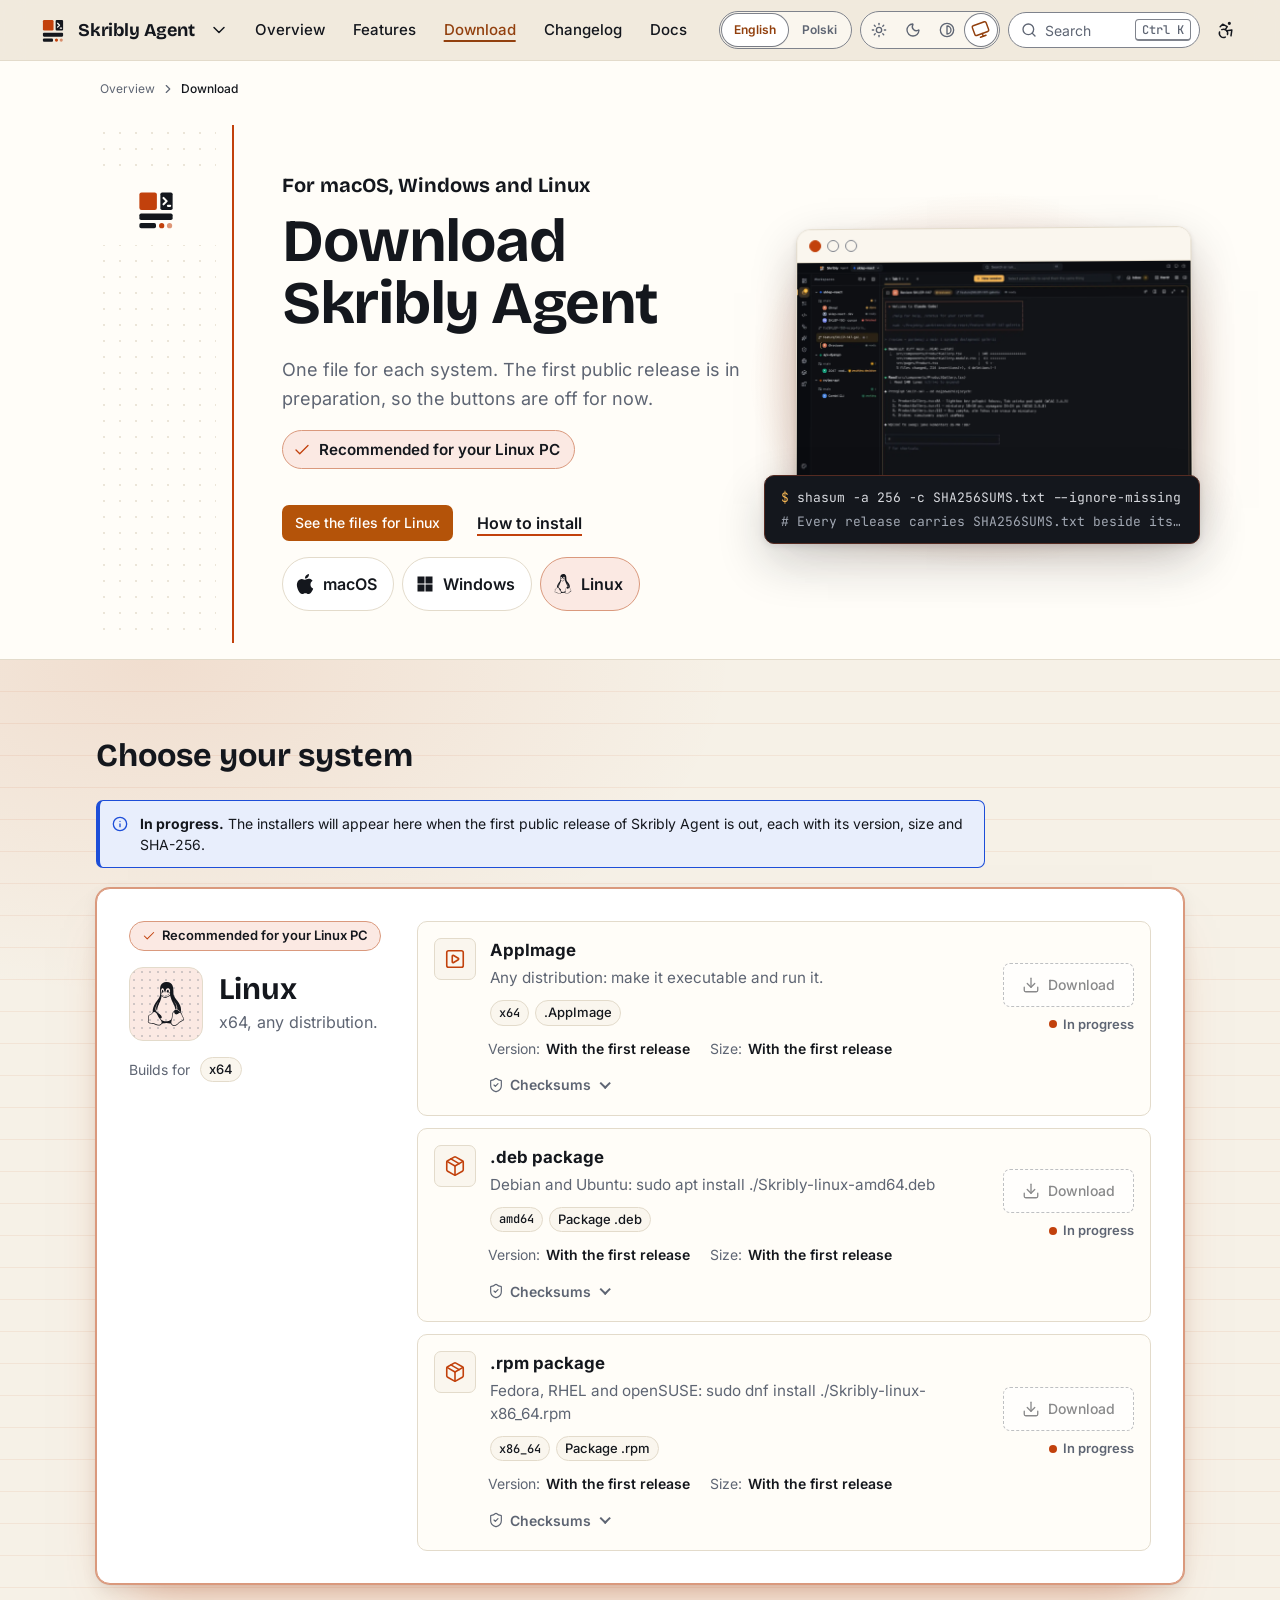
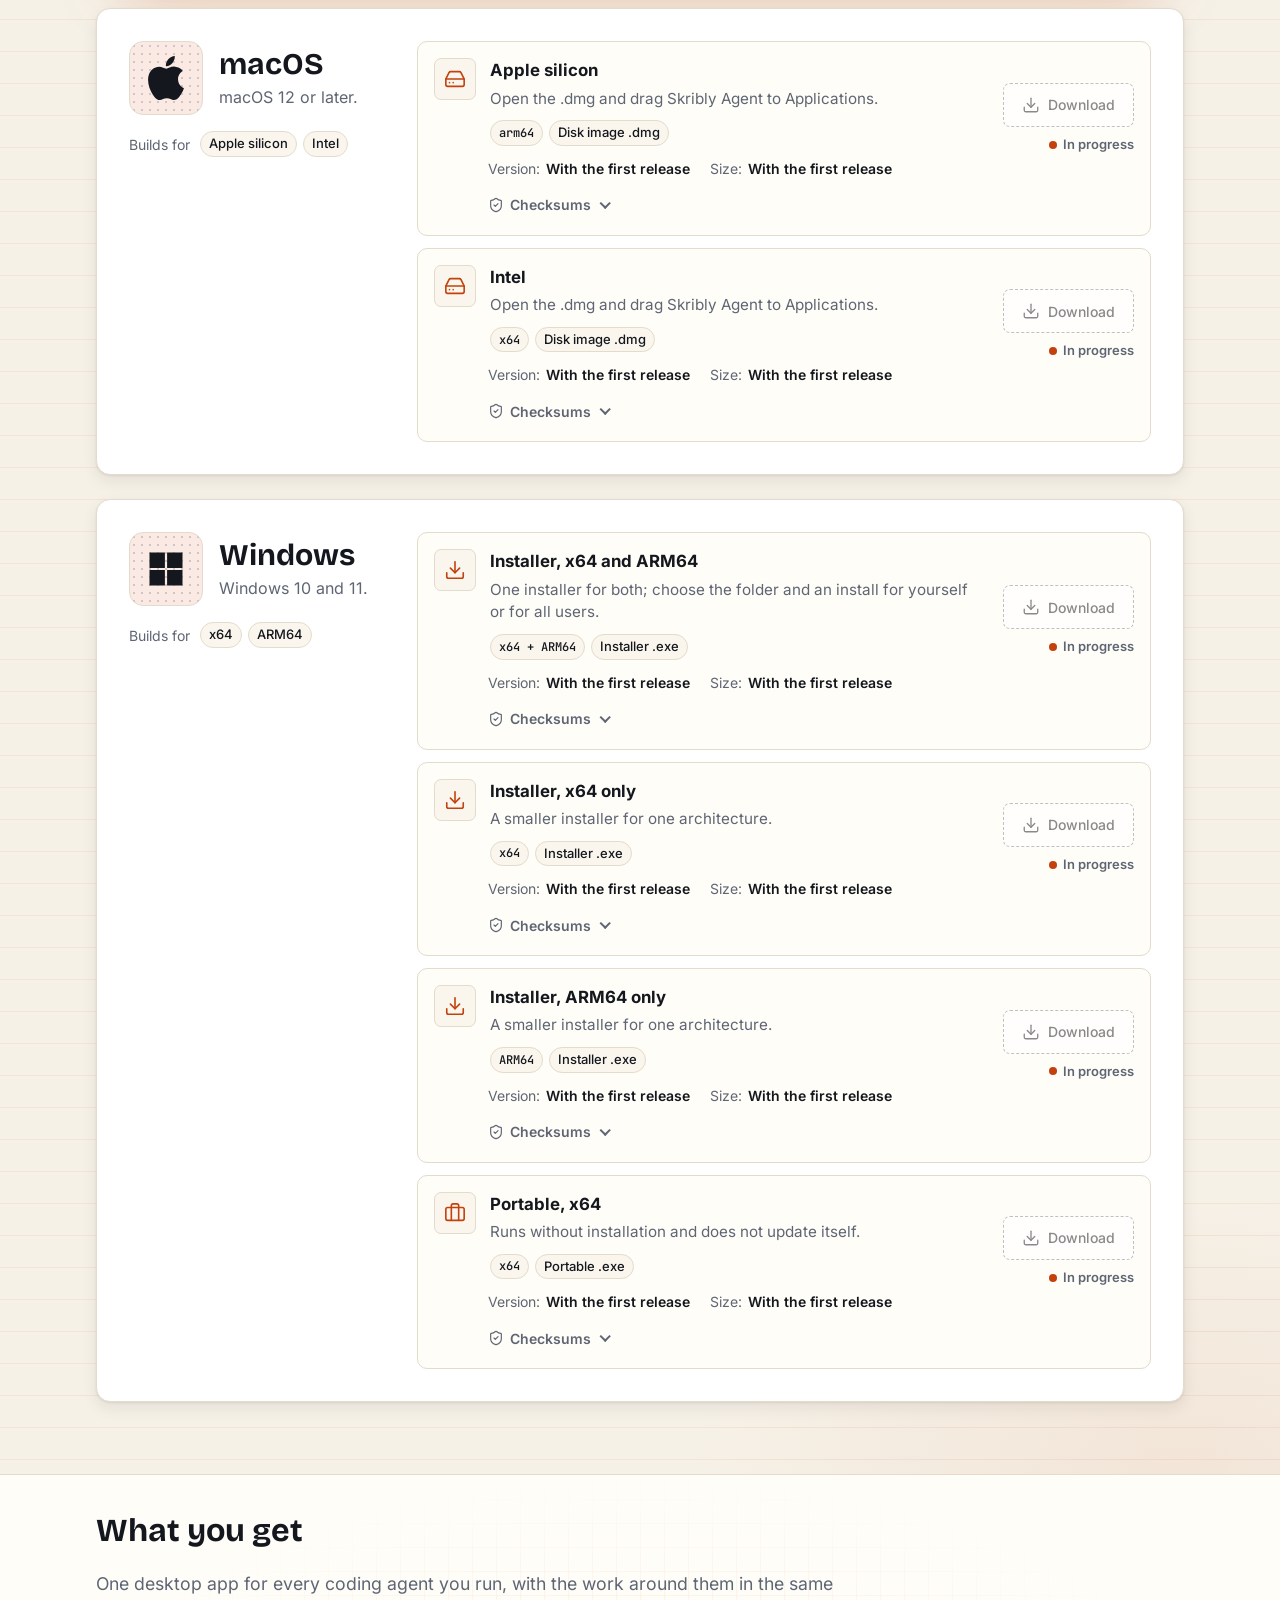
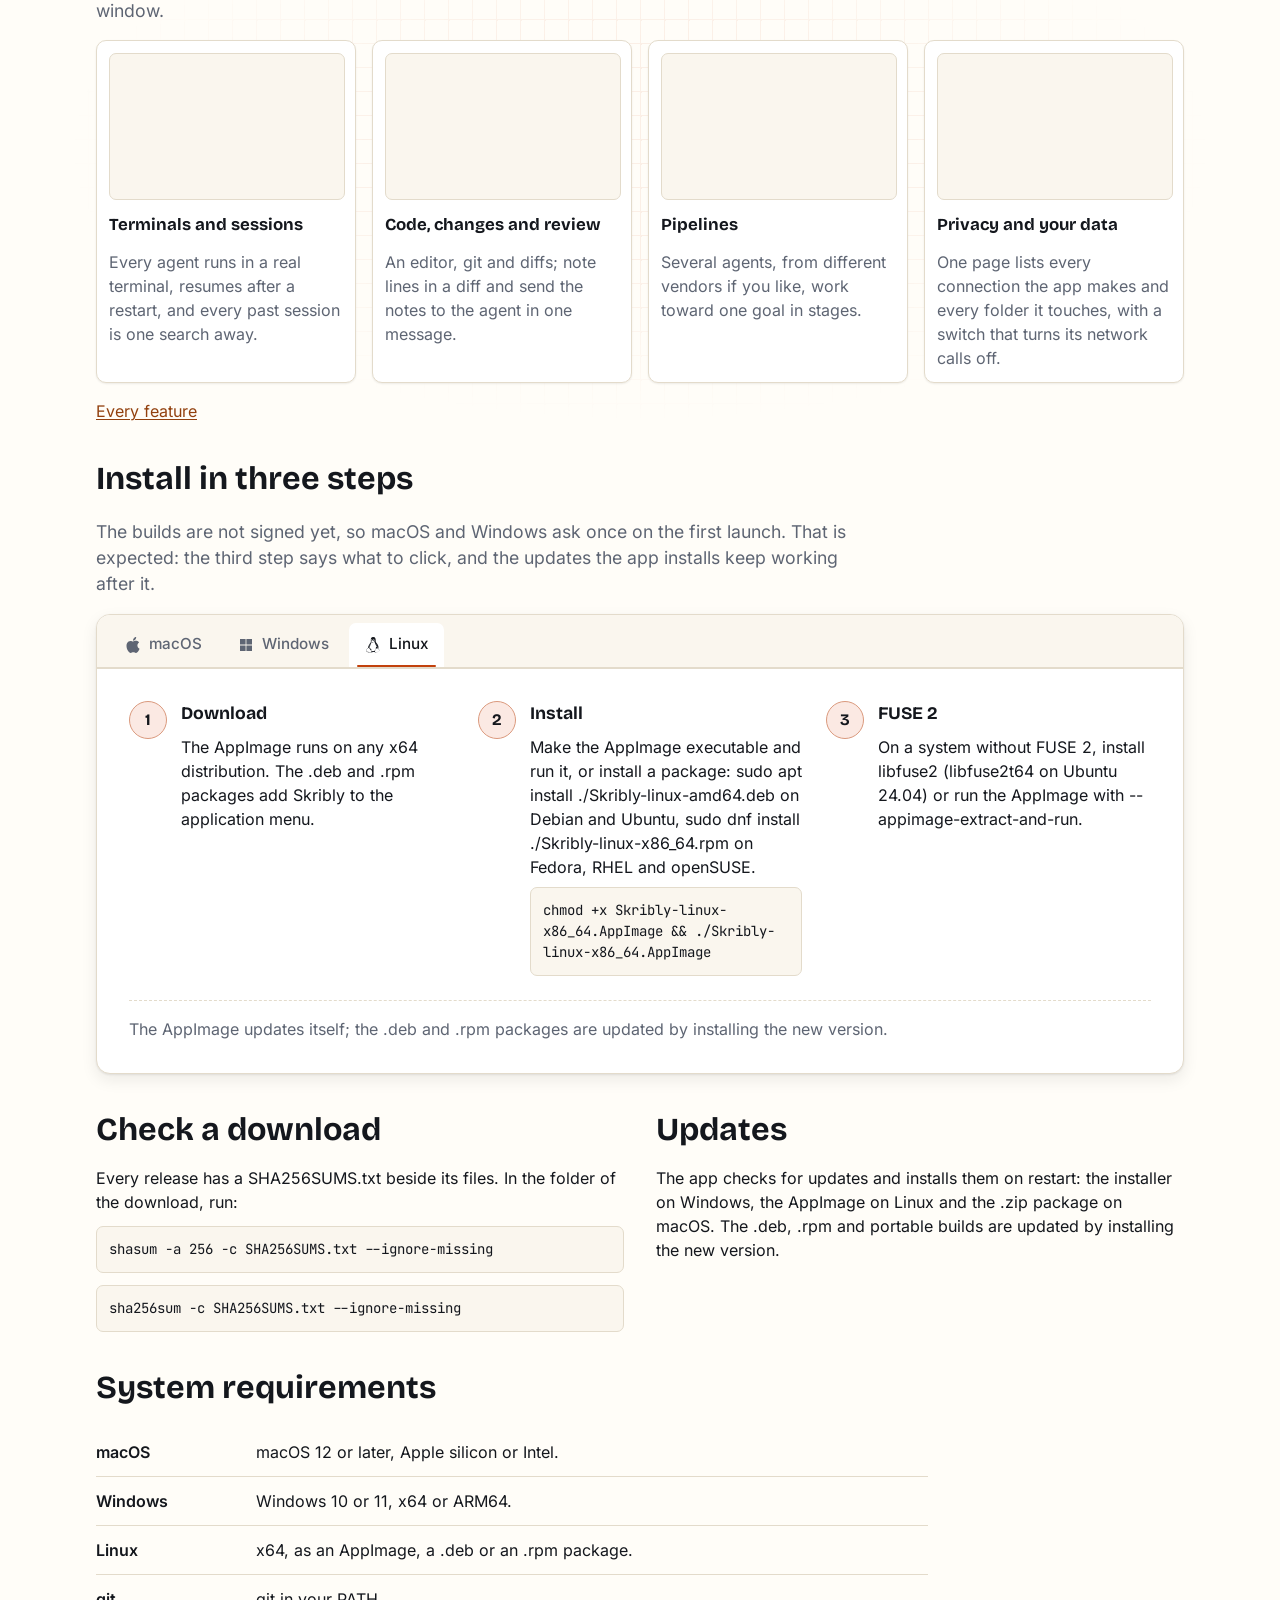
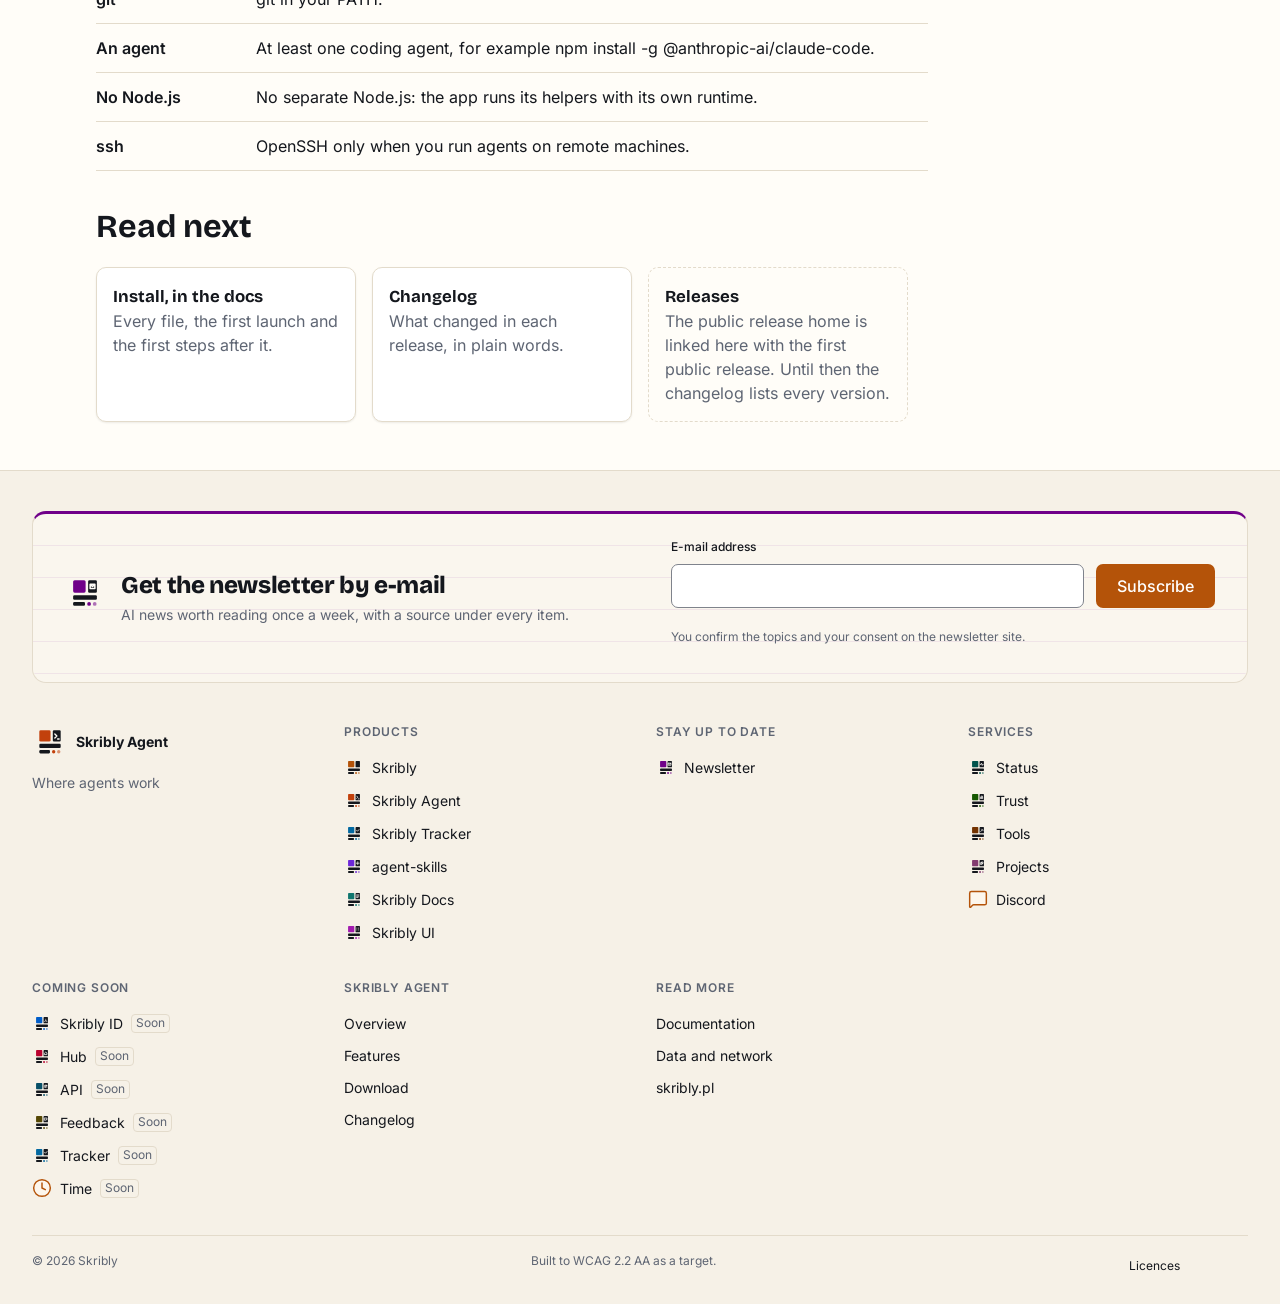
<file: download/index.html>
<!DOCTYPE html><html lang="en" dir="ltr"><head><meta charset="utf-8"><meta name="viewport" content="width=device-width, initial-scale=1"><meta http-equiv="Content-Security-Policy" content="default-src 'none'; connect-src 'self'; script-src 'self' 'wasm-unsafe-eval'; style-src 'self'; img-src 'self' data:; font-src 'self'; manifest-src 'self'; media-src 'self'; base-uri 'none'; form-action https://newsletter.skribly.pl; upgrade-insecure-requests"><title>Download Skribly Agent | Skribly Agent</title><meta name="description" content="Skribly Agent for macOS (Apple silicon and Intel), Windows (x64 and ARM64) and Linux (AppImage, deb, rpm). The downloads are in preparation."><link rel="canonical" href="https://agent.skribly.pl/download/"><link rel="alternate" hreflang="en" href="https://agent.skribly.pl/download/"><link rel="alternate" hreflang="pl" href="https://agent.skribly.pl/pl/download/"><link rel="alternate" hreflang="x-default" href="https://agent.skribly.pl/download/"><script src="/_astro/prepaint.iife.DfruCCWJ.js"></script><meta name="color-scheme" content="light dark"><meta name="theme-color" media="(prefers-color-scheme: light)" content="#fffdf8"><meta name="theme-color" media="(prefers-color-scheme: dark)" content="#111318"><meta name="referrer" content="strict-origin-when-cross-origin"><link rel="preload" href="/_astro/inter-latin-wght-normal.Dx4kXJAl.woff2" as="font" type="font/woff2" crossorigin><link rel="preload" href="/_astro/bricolage-grotesque-latin-wght-normal.DLoelf7F.woff2" as="font" type="font/woff2" crossorigin><link rel="icon" href="/favicon-32.png" sizes="32x32" type="image/png"><link rel="icon" href="/favicon.svg" type="image/svg+xml"><link rel="apple-touch-icon" href="/apple-touch-icon.png"><link rel="manifest" href="/manifest.webmanifest"><meta property="og:type" content="website"><meta property="og:site_name" content="Skribly Agent"><meta property="og:locale" content="en_GB"><meta property="og:url" content="https://agent.skribly.pl/download/"><meta property="og:title" content="Download Skribly Agent | Skribly Agent"><meta property="og:description" content="Skribly Agent for macOS (Apple silicon and Intel), Windows (x64 and ARM64) and Linux (AppImage, deb, rpm). The downloads are in preparation."><meta property="og:image" content="https://agent.skribly.pl/og/download/image.png"><meta property="og:image:width" content="1200"><meta property="og:image:height" content="630"><meta property="og:image:alt" content="Download Skribly Agent | Skribly Agent"><meta name="twitter:card" content="summary_large_image"><meta name="twitter:title" content="Download Skribly Agent | Skribly Agent"><meta name="twitter:description" content="Skribly Agent for macOS (Apple silicon and Intel), Windows (x64 and ARM64) and Linux (AppImage, deb, rpm). The downloads are in preparation."><meta name="twitter:image" content="https://agent.skribly.pl/og/download/image.png"><script type="application/ld+json">{"@context":"https://schema.org","@graph":[{"@type":"Organization","@id":"https://skribly.pl/#organization","name":"Skribly","url":"https://skribly.pl/","logo":"https://skribly.pl/img/icons/icon-512.png","sameAs":["https://docs.skribly.pl/","https://ui.skribly.pl/"]},{"@type":"WebSite","@id":"https://agent.skribly.pl/#website","name":"Skribly Agent","url":"https://agent.skribly.pl/","inLanguage":"en","description":"Skribly Agent for macOS (Apple silicon and Intel), Windows (x64 and ARM64) and Linux (AppImage, deb, rpm). The downloads are in preparation.","publisher":{"@id":"https://skribly.pl/#organization"}},{"@type":"WebPage","@id":"https://agent.skribly.pl/download/#page","url":"https://agent.skribly.pl/download/","name":"Download Skribly Agent | Skribly Agent","description":"Skribly Agent for macOS (Apple silicon and Intel), Windows (x64 and ARM64) and Linux (AppImage, deb, rpm). The downloads are in preparation.","inLanguage":"en","isPartOf":{"@id":"https://agent.skribly.pl/#website"},"publisher":{"@id":"https://skribly.pl/#organization"}},{"@type":"BreadcrumbList","itemListElement":[{"@type":"ListItem","position":1,"name":"Overview","item":"https://agent.skribly.pl/"},{"@type":"ListItem","position":2,"name":"Download","item":"https://agent.skribly.pl/download/"}]}]}</script><script src="/_astro/platform.CM37RWSD.js"></script><link rel="stylesheet" href="/_astro/Page.BQjH1KUT.css"><link rel="stylesheet" href="/_astro/_.._0RKXeTr.css"></head><body class="sk-page"><a class="sk-skip-link" href="#content">Skip to content</a><header class="sk-site-header sk-product--agent" data-sk-header><div class="sk-container sk-container--wide sk-site-header__bar"><div class="sk-site-header__brand"><a class="sk-site-header__home" href="/" aria-label="Skribly Agent, home page"><svg class="sk-logo sk-logo--agent" viewBox="0 0 64 64" width="2.125rem" height="2.125rem" focusable="false" aria-hidden="true"><rect x="13" y="13" width="20" height="20" rx="2.5" fill="var(--sk-tool-agent)"/><rect x="37" y="13" width="14" height="20" rx="2" fill="currentColor"/><path d="M40.6 19.4l3.6 3.6-3.6 3.6M45.6 28.4h2.6" fill="none" stroke="var(--sk-bg)" stroke-width="2.4" stroke-linecap="round" stroke-linejoin="round"/><rect x="13" y="37" width="38" height="7.5" rx="2" fill="currentColor"/><rect x="13" y="48" width="19" height="6" rx="2" fill="currentColor"/><circle cx="38.5" cy="51" r="3" fill="var(--sk-tool-agent)"/><circle cx="47.5" cy="51" r="3" fill="var(--sk-tool-agent)" opacity="0.55"/></svg><span class="sk-site-header__name">Skribly Agent</span></a><details class="sk-dropdown sk-ecosystem"><summary class="sk-icon-button sk-ecosystem__toggle" aria-label="Switch product" title="Switch product"><svg class="sk-icon sk-dropdown__chevron" viewBox="0 0 24 24" focusable="false" data-icon="chevron.down" aria-hidden="true"><path d="m6 9 6 6 6-6"></path></svg></summary><div class="sk-dropdown__panel"><p class="sk-ecosystem__title" id="sk-ecosystem-agent">Skribly products</p><ul class="sk-ecosystem__list" aria-labelledby="sk-ecosystem-agent"><li><a class="sk-ecosystem__item sk-product--skribly" href="https://skribly.pl/"><svg class="sk-logo sk-logo--skribly" viewBox="0 0 64 64" width="2.25rem" height="2.25rem" focusable="false" aria-hidden="true"><rect x="13" y="13" width="20" height="20" rx="2.5" fill="var(--sk-accent)"/><rect x="37" y="13" width="14" height="20" rx="2" fill="currentColor"/><rect x="13" y="37" width="38" height="7.5" rx="2" fill="currentColor"/><rect x="13" y="48" width="19" height="6" rx="2" fill="currentColor"/><circle cx="38.5" cy="51" r="3" fill="var(--sk-accent)"/><circle cx="47.5" cy="51" r="3" fill="var(--sk-accent)" opacity="0.55"/></svg><span><strong>Skribly</strong><span>One place for agents, tasks and rules</span></span></a></li><li><a class="sk-ecosystem__item sk-product--agent" href="https://agent.skribly.pl/" aria-current="true"><svg class="sk-logo sk-logo--agent" viewBox="0 0 64 64" width="2.25rem" height="2.25rem" focusable="false" aria-hidden="true"><rect x="13" y="13" width="20" height="20" rx="2.5" fill="var(--sk-tool-agent)"/><rect x="37" y="13" width="14" height="20" rx="2" fill="currentColor"/><path d="M40.6 19.4l3.6 3.6-3.6 3.6M45.6 28.4h2.6" fill="none" stroke="var(--sk-bg)" stroke-width="2.4" stroke-linecap="round" stroke-linejoin="round"/><rect x="13" y="37" width="38" height="7.5" rx="2" fill="currentColor"/><rect x="13" y="48" width="19" height="6" rx="2" fill="currentColor"/><circle cx="38.5" cy="51" r="3" fill="var(--sk-tool-agent)"/><circle cx="47.5" cy="51" r="3" fill="var(--sk-tool-agent)" opacity="0.55"/></svg><span><strong>Skribly Agent</strong><span>Where agents work</span></span><span class="sk-ecosystem__here">You are here</span></a></li><li><a class="sk-ecosystem__item sk-product--tracker" href="https://skribly.pl/apps/skribly-tracker/"><svg class="sk-logo sk-logo--tracker" viewBox="0 0 64 64" width="2.25rem" height="2.25rem" focusable="false" aria-hidden="true"><rect x="13" y="13" width="20" height="20" rx="2.5" fill="var(--sk-tool-tracker)"/><rect x="37" y="13" width="14" height="20" rx="2" fill="currentColor"/><path d="M40.4 23.6l2.8 2.8 4.8-5.4" fill="none" stroke="var(--sk-bg)" stroke-width="2.4" stroke-linecap="round" stroke-linejoin="round"/><rect x="13" y="37" width="38" height="7.5" rx="2" fill="currentColor"/><rect x="13" y="48" width="19" height="6" rx="2" fill="currentColor"/><circle cx="38.5" cy="51" r="3" fill="var(--sk-tool-tracker)"/><circle cx="47.5" cy="51" r="3" fill="var(--sk-tool-tracker)" opacity="0.55"/></svg><span><strong>Skribly Tracker</strong><span>Where tasks begin</span></span></a></li><li><a class="sk-ecosystem__item sk-product--skills" href="https://skribly.pl/apps/agent-skills/"><svg class="sk-logo sk-logo--skills" viewBox="0 0 64 64" width="2.25rem" height="2.25rem" focusable="false" aria-hidden="true"><rect x="13" y="13" width="20" height="20" rx="2.5" fill="var(--sk-tool-skills)"/><rect x="37" y="13" width="14" height="20" rx="2" fill="currentColor"/><path d="M44 18.6v8.8M39.6 23h8.8" fill="none" stroke="var(--sk-bg)" stroke-width="2.4" stroke-linecap="round" stroke-linejoin="round"/><rect x="13" y="37" width="38" height="7.5" rx="2" fill="currentColor"/><rect x="13" y="48" width="19" height="6" rx="2" fill="currentColor"/><circle cx="38.5" cy="51" r="3" fill="var(--sk-tool-skills)"/><circle cx="47.5" cy="51" r="3" fill="var(--sk-tool-skills)" opacity="0.55"/></svg><span><strong>agent-skills</strong><span>Where the rules live</span></span></a></li><li><a class="sk-ecosystem__item sk-product--docs" href="https://docs.skribly.pl/"><svg class="sk-logo sk-logo--docs" viewBox="0 0 64 64" width="2.25rem" height="2.25rem" focusable="false" aria-hidden="true"><rect x="13" y="13" width="20" height="20" rx="2.5" fill="var(--sk-tool-docs)"/><rect x="37" y="13" width="14" height="20" rx="2" fill="currentColor"/><path d="M40.4 19h7.2M40.4 23h7.2M40.4 27h4.4" fill="none" stroke="var(--sk-bg)" stroke-width="2.4" stroke-linecap="round" stroke-linejoin="round"/><rect x="13" y="37" width="38" height="7.5" rx="2" fill="currentColor"/><rect x="13" y="48" width="19" height="6" rx="2" fill="currentColor"/><circle cx="38.5" cy="51" r="3" fill="var(--sk-tool-docs)"/><circle cx="47.5" cy="51" r="3" fill="var(--sk-tool-docs)" opacity="0.55"/></svg><span><strong>Skribly Docs</strong><span>Guides and reference</span></span></a></li><li><a class="sk-ecosystem__item sk-product--ui" href="https://ui.skribly.pl/"><svg class="sk-logo sk-logo--ui" viewBox="0 0 64 64" width="2.25rem" height="2.25rem" focusable="false" aria-hidden="true"><rect x="13" y="13" width="20" height="20" rx="2.5" fill="var(--sk-tool-ui)"/><rect x="37" y="13" width="14" height="20" rx="2" fill="currentColor"/><path d="M41.2 19.6h.01M46.8 19.6h.01M41.2 25.4h.01M46.8 25.4h.01" fill="none" stroke="var(--sk-bg)" stroke-width="2.4" stroke-linecap="round" stroke-linejoin="round"/><rect x="13" y="37" width="38" height="7.5" rx="2" fill="currentColor"/><rect x="13" y="48" width="19" height="6" rx="2" fill="currentColor"/><circle cx="38.5" cy="51" r="3" fill="var(--sk-tool-ui)"/><circle cx="47.5" cy="51" r="3" fill="var(--sk-tool-ui)" opacity="0.55"/></svg><span><strong>Skribly UI</strong><span>Tokens and components</span></span></a></li></ul><p class="sk-ecosystem__title" id="sk-ecosystem-agent-channels">Stay up to date</p><ul class="sk-ecosystem__list" aria-labelledby="sk-ecosystem-agent-channels"><li><a class="sk-ecosystem__item sk-product--newsletter" href="https://newsletter.skribly.pl/"><svg class="sk-logo sk-logo--newsletter" viewBox="0 0 64 64" width="2.25rem" height="2.25rem" focusable="false" aria-hidden="true"><rect x="13" y="13" width="20" height="20" rx="2.5" fill="var(--sk-tool-newsletter)"/><rect x="37" y="13" width="14" height="20" rx="2" fill="currentColor"/><path d="M40.2 19.6h7.6v6.8h-7.6zM40.6 20.2l3.4 2.8 3.4-2.8" fill="none" stroke="var(--sk-bg)" stroke-width="2.4" stroke-linecap="round" stroke-linejoin="round"/><rect x="13" y="37" width="38" height="7.5" rx="2" fill="currentColor"/><rect x="13" y="48" width="19" height="6" rx="2" fill="currentColor"/><circle cx="38.5" cy="51" r="3" fill="var(--sk-tool-newsletter)"/><circle cx="47.5" cy="51" r="3" fill="var(--sk-tool-newsletter)" opacity="0.55"/></svg><span><strong>Skribly Newsletter</strong><span>AI news every week, each with its source</span></span></a></li></ul><p class="sk-ecosystem__title" id="sk-ecosystem-agent-services">Services</p><ul class="sk-ecosystem__list" aria-labelledby="sk-ecosystem-agent-services"><li><a class="sk-ecosystem__item sk-product--status" href="https://status.skribly.pl/"><svg class="sk-logo sk-logo--status" viewBox="0 0 64 64" width="2.25rem" height="2.25rem" focusable="false" aria-hidden="true"><rect x="13" y="13" width="20" height="20" rx="2.5" fill="var(--sk-tool-status)"/><rect x="37" y="13" width="14" height="20" rx="2" fill="currentColor"/><path d="M39.6 23.6h2.2l1.4-3.6 2.4 6.8 1.4-3.2h1.4" fill="none" stroke="var(--sk-bg)" stroke-width="2.4" stroke-linecap="round" stroke-linejoin="round"/><rect x="13" y="37" width="38" height="7.5" rx="2" fill="currentColor"/><rect x="13" y="48" width="19" height="6" rx="2" fill="currentColor"/><circle cx="38.5" cy="51" r="3" fill="var(--sk-tool-status)"/><circle cx="47.5" cy="51" r="3" fill="var(--sk-tool-status)" opacity="0.55"/></svg><span><strong>Skribly Status</strong><span>Is every service up</span></span></a></li><li><a class="sk-ecosystem__item sk-product--trust" href="https://trust.skribly.pl/"><svg class="sk-logo sk-logo--trust" viewBox="0 0 64 64" width="2.25rem" height="2.25rem" focusable="false" aria-hidden="true"><rect x="13" y="13" width="20" height="20" rx="2.5" fill="var(--sk-tool-trust)"/><rect x="37" y="13" width="14" height="20" rx="2" fill="currentColor"/><path d="M41.8 22.6v-3h4.4v3M40.8 24.2h6.4v2.8h-6.4z" fill="none" stroke="var(--sk-bg)" stroke-width="2.4" stroke-linecap="round" stroke-linejoin="round"/><rect x="13" y="37" width="38" height="7.5" rx="2" fill="currentColor"/><rect x="13" y="48" width="19" height="6" rx="2" fill="currentColor"/><circle cx="38.5" cy="51" r="3" fill="var(--sk-tool-trust)"/><circle cx="47.5" cy="51" r="3" fill="var(--sk-tool-trust)" opacity="0.55"/></svg><span><strong>Skribly Trust</strong><span>Security, privacy and accessibility</span></span></a></li><li><a class="sk-ecosystem__item sk-product--tools" href="https://tools.skribly.pl/"><svg class="sk-logo sk-logo--tools" viewBox="0 0 64 64" width="2.25rem" height="2.25rem" focusable="false" aria-hidden="true"><rect x="13" y="13" width="20" height="20" rx="2.5" fill="var(--sk-tool-tools)"/><rect x="37" y="13" width="14" height="20" rx="2" fill="currentColor"/><path d="M40.8 27.2L46 22M43.8 19.8l4.4 4.4" fill="none" stroke="var(--sk-bg)" stroke-width="2.4" stroke-linecap="round" stroke-linejoin="round"/><rect x="13" y="37" width="38" height="7.5" rx="2" fill="currentColor"/><rect x="13" y="48" width="19" height="6" rx="2" fill="currentColor"/><circle cx="38.5" cy="51" r="3" fill="var(--sk-tool-tools)"/><circle cx="47.5" cy="51" r="3" fill="var(--sk-tool-tools)" opacity="0.55"/></svg><span><strong>Skribly Tools</strong><span>Small tools in the browser</span></span></a></li><li><a class="sk-ecosystem__item sk-product--projects" href="https://projects.skribly.pl/"><svg class="sk-logo sk-logo--projects" viewBox="0 0 64 64" width="2.25rem" height="2.25rem" focusable="false" aria-hidden="true"><rect x="13" y="13" width="20" height="20" rx="2.5" fill="var(--sk-tool-projects)"/><rect x="37" y="13" width="14" height="20" rx="2" fill="currentColor"/><path d="M40.4 21.8h4.8v4.8h-4.8zM43 21.8v-2.6h4.8v4.8h-2.6" fill="none" stroke="var(--sk-bg)" stroke-width="2.4" stroke-linecap="round" stroke-linejoin="round"/><rect x="13" y="37" width="38" height="7.5" rx="2" fill="currentColor"/><rect x="13" y="48" width="19" height="6" rx="2" fill="currentColor"/><circle cx="38.5" cy="51" r="3" fill="var(--sk-tool-projects)"/><circle cx="47.5" cy="51" r="3" fill="var(--sk-tool-projects)" opacity="0.55"/></svg><span><strong>Skribly Projects</strong><span>Every part and how far it is</span></span></a></li><li><a class="sk-ecosystem__item sk-product--discord" href="https://dc.skribly.pl/"><svg class="sk-icon sk-icon--duo sk-ecosystem__icon" viewBox="0 0 24 24" focusable="false" data-icon="content.comment" aria-hidden="true"><g class="sk-icon__fill"><path d="M22 17a2 2 0 0 1-2 2H6.828a2 2 0 0 0-1.414.586l-2.202 2.202A.71.71 0 0 1 2 21.286V5a2 2 0 0 1 2-2h16a2 2 0 0 1 2 2z"></path></g><path d="M22 17a2 2 0 0 1-2 2H6.828a2 2 0 0 0-1.414.586l-2.202 2.202A.71.71 0 0 1 2 21.286V5a2 2 0 0 1 2-2h16a2 2 0 0 1 2 2z"></path></svg><span><strong>Discord</strong><span>Talk with the people who build Skribly</span></span></a></li></ul></div></details></div><div class="sk-site-header__quick"><button class="sk-search-button sk-site-header__wide" type="button" data-sk-search-open data-sk-needs-js aria-haspopup="dialog" aria-controls="sk-search" aria-keyshortcuts="Control+K /"><svg class="sk-icon" viewBox="0 0 24 24" focusable="false" data-icon="action.search" aria-hidden="true"><g class="sk-icon__fill"><circle cx="11" cy="11" r="8"></circle></g><path d="m21 21-4.34-4.34"></path><circle cx="11" cy="11" r="8"></circle></svg><span>Search</span><kbd class="sk-kbd" aria-hidden="true">Ctrl K</kbd></button><button class="sk-icon-button sk-site-header__narrow" type="button" data-sk-search-open data-sk-needs-js aria-label="Search" aria-haspopup="dialog" aria-controls="sk-search" aria-keyshortcuts="Control+K /"><svg class="sk-icon" viewBox="0 0 24 24" focusable="false" data-icon="action.search" aria-hidden="true"><g class="sk-icon__fill"><circle cx="11" cy="11" r="8"></circle></g><path d="m21 21-4.34-4.34"></path><circle cx="11" cy="11" r="8"></circle></svg></button><button class="sk-icon-button" type="button" data-sk-a11y-open data-sk-needs-js aria-controls="sk-a11y-panel" aria-expanded="false" aria-label="Accessibility" title="Open accessibility settings"><svg class="sk-icon" viewBox="0 0 24 24" focusable="false" data-icon="nav.accessibility" aria-hidden="true"><g class="sk-icon__fill"><circle cx="16" cy="4" r="1"></circle></g><circle cx="16" cy="4" r="1"></circle><path d="m18 19 1-7-6 1"></path><path d="m5 8 3-3 5.5 3-2.36 3.5"></path><path d="M4.24 14.5a5 5 0 0 0 6.88 6"></path><path d="M13.76 17.5a5 5 0 0 0-6.88-6"></path></svg></button><button class="sk-icon-button sk-site-header__menu-toggle" type="button" data-sk-menu-toggle data-sk-needs-js aria-expanded="false" aria-controls="sk-site-drawer-agent" aria-label="Menu" data-open="Menu" data-close="Close menu"><span class="sk-burger" aria-hidden="true"><span></span><span></span><span></span></span></button></div><div class="sk-site-header__drawer" id="sk-site-drawer-agent"><nav class="sk-site-nav" aria-label="Main navigation"><ul class="sk-site-nav__list"><li><a class="sk-site-nav__link" href="/">Overview</a></li><li><a class="sk-site-nav__link" href="/features/">Features</a></li><li><a class="sk-site-nav__link" href="/download/" aria-current="page">Download</a></li><li><a class="sk-site-nav__link" href="/changelog/">Changelog</a></li><li><a class="sk-site-nav__link" href="https://docs.skribly.pl/agent/">Docs</a></li></ul></nav><div class="sk-site-header__tools"><nav class="sk-language-switch" aria-label="Language"><ul><li><span lang="en" aria-current="true">English</span></li><li><a href="/pl/download/" lang="pl" hreflang="pl">Polski</a></li></ul></nav><fieldset class="sk-theme-switch" data-sk-theme-switch><legend class="sk-visually-hidden">Theme</legend><label title="Light"><input type="radio" name="sk-theme-2hae1g" value="light"><svg class="sk-icon" viewBox="0 0 24 24" focusable="false" data-icon="theme.light" aria-hidden="true"><g class="sk-icon__fill"><circle cx="12" cy="12" r="4"></circle></g><circle cx="12" cy="12" r="4"></circle><path d="M12 2v2"></path><path d="M12 20v2"></path><path d="m4.93 4.93 1.41 1.41"></path><path d="m17.66 17.66 1.41 1.41"></path><path d="M2 12h2"></path><path d="M20 12h2"></path><path d="m6.34 17.66-1.41 1.41"></path><path d="m19.07 4.93-1.41 1.41"></path></svg><span class="sk-visually-hidden">Light</span></label><label title="Dark"><input type="radio" name="sk-theme-2hae1g" value="dark"><svg class="sk-icon" viewBox="0 0 24 24" focusable="false" data-icon="theme.dark" aria-hidden="true"><g class="sk-icon__fill"><path d="M20.985 12.486a9 9 0 1 1-9.473-9.472c.405-.022.617.46.402.803a6 6 0 0 0 8.268 8.268c.344-.215.825-.004.803.401"></path></g><path d="M20.985 12.486a9 9 0 1 1-9.473-9.472c.405-.022.617.46.402.803a6 6 0 0 0 8.268 8.268c.344-.215.825-.004.803.401"></path></svg><span class="sk-visually-hidden">Dark</span></label><label title="High contrast"><input type="radio" name="sk-theme-2hae1g" value="contrast"><svg class="sk-icon" viewBox="0 0 24 24" focusable="false" data-icon="theme.contrast" aria-hidden="true"><g class="sk-icon__fill"><circle cx="12" cy="12" r="10"></circle><path d="M12 18a6 6 0 0 0 0-12v12z"></path></g><circle cx="12" cy="12" r="10"></circle><path d="M12 18a6 6 0 0 0 0-12v12z"></path></svg><span class="sk-visually-hidden">High contrast</span></label><label title="System"><input type="radio" name="sk-theme-2hae1g" value="system" checked><svg class="sk-icon" viewBox="0 0 24 24" focusable="false" data-icon="theme.system" aria-hidden="true"><g class="sk-icon__fill"><rect rx="2" x="2" y="3" width="20" height="14"></rect></g><rect rx="2" x="2" y="3" width="20" height="14"></rect><line x1="8" y1="21" x2="16" y2="21"></line><line x1="12" y1="17" x2="12" y2="21"></line></svg><span class="sk-visually-hidden">System</span></label></fieldset><script type="module" src="/_astro/ThemeSwitch.astro_astro_type_script_index_0_lang.CFWxGLRv.js"></script></div></div></div></header><script type="module" src="/_astro/SiteHeader.astro_astro_type_script_index_0_lang.C7ESqmu-.js"></script><main class="sk-page__main sk-page__main--full site-main sk-product--agent" id="content" tabindex="-1" data-pagefind-body><nav class="sk-breadcrumbs" aria-label="Breadcrumb" data-pagefind-ignore><ol><li><a href="/">Overview</a></li><li><span aria-current="page">Download</span></li></ol></nav><div class="dl"><div class="sk-container dl-hero"><header class="sk-hero sk-hero--scene sk-hero--themed sk-hero--notebook sk-product--agent" data-sk-hero="scene"><div class="sk-hero__body"><span class="sk-site-hero__logo"><svg class="sk-logo sk-logo--agent" viewBox="0 0 64 64" width="3.5rem" height="3.5rem" focusable="false" aria-hidden="true"><rect x="13" y="13" width="20" height="20" rx="2.5" fill="var(--sk-tool-agent)"/><rect x="37" y="13" width="14" height="20" rx="2" fill="currentColor"/><path d="M40.6 19.4l3.6 3.6-3.6 3.6M45.6 28.4h2.6" fill="none" stroke="var(--sk-bg)" stroke-width="2.4" stroke-linecap="round" stroke-linejoin="round"/><rect x="13" y="37" width="38" height="7.5" rx="2" fill="currentColor"/><rect x="13" y="48" width="19" height="6" rx="2" fill="currentColor"/><circle cx="38.5" cy="51" r="3" fill="var(--sk-tool-agent)"/><circle cx="47.5" cy="51" r="3" fill="var(--sk-tool-agent)" opacity="0.55"/></svg></span><p class="sk-hero__eyebrow">For macOS, Windows and Linux</p><h1 class="sk-hero__title">Download Skribly Agent</h1><div class="sk-hero__lead"><p>One file for each system. The first public release is in preparation, so the buttons are off for now.</p><p class="recommend"><svg class="sk-icon icon icon--18 recommend__icon" viewBox="0 0 24 24" focusable="false" data-icon="action.check" aria-hidden="true"><path d="M20 6 9 17l-5-5"></path></svg><span class="pick pick--all">Builds for macOS, Windows and Linux</span><span class="pick pick--mac">Recommended for your Mac</span><span class="pick pick--windows">Recommended for your PC</span><span class="pick pick--linux">Recommended for your Linux PC</span></p></div><div class="sk-hero__actions"><a class="sk-button pick pick--all jump" href="#systems">Choose your system</a><a class="sk-button pick pick--mac jump" href="#system-mac">See the files for your Mac</a><a class="sk-button pick pick--windows jump" href="#system-windows">See the files for your PC</a><a class="sk-button pick pick--linux jump" href="#system-linux">See the files for Linux</a><a href="#install">How to install</a><ul class="platforms" role="list" aria-label="Systems"><li><a class="platform" href="#system-mac" data-platform-link="mac"><svg class="sk-icon icon icon--20" viewBox="0 0 24 24" focusable="false" data-icon="os.macos" aria-hidden="true"><g fill="currentColor" stroke="none"><path d="M12.152 6.896c-.948 0-2.415-1.078-3.96-1.04-2.04.027-3.91 1.183-4.961 3.014-2.117 3.675-.546 9.103 1.519 12.09 1.013 1.454 2.208 3.09 3.792 3.039 1.52-.065 2.09-.987 3.935-.987 1.831 0 2.35.987 3.96.948 1.637-.026 2.676-1.48 3.676-2.948 1.156-1.688 1.636-3.325 1.662-3.415-.039-.013-3.182-1.221-3.22-4.857-.026-3.04 2.48-4.494 2.597-4.559-1.429-2.09-3.623-2.324-4.39-2.376-2-.156-3.675 1.09-4.61 1.09zM15.53 3.83c.843-1.012 1.4-2.427 1.245-3.83-1.207.052-2.662.805-3.532 1.818-.78.896-1.454 2.338-1.273 3.714 1.338.104 2.715-.688 3.559-1.701"></path></g></svg><span>macOS</span></a></li><li><a class="platform" href="#system-windows" data-platform-link="windows"><svg class="sk-icon icon icon--20" viewBox="0 0 24 24" focusable="false" data-icon="os.windows" aria-hidden="true"><g fill="currentColor" stroke="none"><path d="M3 3h8.4v8.4H3zM12.6 3H21v8.4h-8.4zM3 12.6h8.4V21H3zM12.6 12.6H21V21h-8.4z"></path></g></svg><span>Windows</span></a></li><li><a class="platform" href="#system-linux" data-platform-link="linux"><svg class="sk-icon icon icon--20" viewBox="0 0 24 24" focusable="false" data-icon="os.linux" aria-hidden="true"><g fill="currentColor" stroke="none"><path d="M12.504 0c-.155 0-.315.008-.48.021-4.226.333-3.105 4.807-3.17 6.298-.076 1.092-.3 1.953-1.05 3.02-.885 1.051-2.127 2.75-2.716 4.521-.278.832-.41 1.684-.287 2.489a.424.424 0 00-.11.135c-.26.268-.45.6-.663.839-.199.199-.485.267-.797.4-.313.136-.658.269-.864.68-.09.189-.136.394-.132.602 0 .199.027.4.055.536.058.399.116.728.04.97-.249.68-.28 1.145-.106 1.484.174.334.535.47.94.601.81.2 1.91.135 2.774.6.926.466 1.866.67 2.616.47.526-.116.97-.464 1.208-.946.587-.003 1.23-.269 2.26-.334.699-.058 1.574.267 2.577.2.025.134.063.198.114.333l.003.003c.391.778 1.113 1.132 1.884 1.071.771-.06 1.592-.536 2.257-1.306.631-.765 1.683-1.084 2.378-1.503.348-.199.629-.469.649-.853.023-.4-.2-.811-.714-1.376v-.097l-.003-.003c-.17-.2-.25-.535-.338-.926-.085-.401-.182-.786-.492-1.046h-.003c-.059-.054-.123-.067-.188-.135a.357.357 0 00-.19-.064c.431-1.278.264-2.55-.173-3.694-.533-1.41-1.465-2.638-2.175-3.483-.796-1.005-1.576-1.957-1.56-3.368.026-2.152.236-6.133-3.544-6.139zm.529 3.405h.013c.213 0 .396.062.584.198.19.135.33.332.438.533.105.259.158.459.166.724 0-.02.006-.04.006-.06v.105a.086.086 0 01-.004-.021l-.004-.024a1.807 1.807 0 01-.15.706.953.953 0 01-.213.335.71.71 0 00-.088-.042c-.104-.045-.198-.064-.284-.133a1.312 1.312 0 00-.22-.066c.05-.06.146-.133.183-.198.053-.128.082-.264.088-.402v-.02a1.21 1.21 0 00-.061-.4c-.045-.134-.101-.2-.183-.333-.084-.066-.167-.132-.267-.132h-.016c-.093 0-.176.03-.262.132a.8.8 0 00-.205.334 1.18 1.18 0 00-.09.4v.019c.002.089.008.179.02.267-.193-.067-.438-.135-.607-.202a1.635 1.635 0 01-.018-.2v-.02a1.772 1.772 0 01.15-.768c.082-.22.232-.406.43-.533a.985.985 0 01.594-.2zm-2.962.059h.036c.142 0 .27.048.399.135.146.129.264.288.344.465.09.199.14.4.153.667v.004c.007.134.006.2-.002.266v.08c-.03.007-.056.018-.083.024-.152.055-.274.135-.393.2.012-.09.013-.18.003-.267v-.015c-.012-.133-.04-.2-.082-.333a.613.613 0 00-.166-.267.248.248 0 00-.183-.064h-.021c-.071.006-.13.04-.186.132a.552.552 0 00-.12.27.944.944 0 00-.023.33v.015c.012.135.037.2.08.334.046.134.098.2.166.268.01.009.02.018.034.024-.07.057-.117.07-.176.136a.304.304 0 01-.131.068 2.62 2.62 0 01-.275-.402 1.772 1.772 0 01-.155-.667 1.759 1.759 0 01.08-.668 1.43 1.43 0 01.283-.535c.128-.133.26-.2.418-.2zm1.37 1.706c.332 0 .733.065 1.216.399.293.2.523.269 1.052.468h.003c.255.136.405.266.478.399v-.131a.571.571 0 01.016.47c-.123.31-.516.643-1.063.842v.002c-.268.135-.501.333-.775.465-.276.135-.588.292-1.012.267a1.139 1.139 0 01-.448-.067 3.566 3.566 0 01-.322-.198c-.195-.135-.363-.332-.612-.465v-.005h-.005c-.4-.246-.616-.512-.686-.71-.07-.268-.005-.47.193-.6.224-.135.38-.271.483-.336.104-.074.143-.102.176-.131h.002v-.003c.169-.202.436-.47.839-.601.139-.036.294-.065.466-.065zm2.8 2.142c.358 1.417 1.196 3.475 1.735 4.473.286.534.855 1.659 1.102 3.024.156-.005.33.018.513.064.646-1.671-.546-3.467-1.089-3.966-.22-.2-.232-.335-.123-.335.59.534 1.365 1.572 1.646 2.757.13.535.16 1.104.021 1.67.067.028.135.06.205.067 1.032.534 1.413.938 1.23 1.537v-.043c-.06-.003-.12 0-.18 0h-.016c.151-.467-.182-.825-1.065-1.224-.915-.4-1.646-.336-1.77.465-.008.043-.013.066-.018.135-.068.023-.139.053-.209.064-.43.268-.662.669-.793 1.187-.13.533-.17 1.156-.205 1.869v.003c-.02.334-.17.838-.319 1.35-1.5 1.072-3.58 1.538-5.348.334a2.645 2.645 0 00-.402-.533 1.45 1.45 0 00-.275-.333c.182 0 .338-.03.465-.067a.615.615 0 00.314-.334c.108-.267 0-.697-.345-1.163-.345-.467-.931-.995-1.788-1.521-.63-.4-.986-.87-1.15-1.396-.165-.534-.143-1.085-.015-1.645.245-1.07.873-2.11 1.274-2.763.107-.065.037.135-.408.974-.396.751-1.14 2.497-.122 3.854a8.123 8.123 0 01.647-2.876c.564-1.278 1.743-3.504 1.836-5.268.048.036.217.135.289.202.218.133.38.333.59.465.21.201.477.335.876.335.039.003.075.006.11.006.412 0 .73-.134.997-.268.29-.134.52-.334.74-.4h.005c.467-.135.835-.402 1.044-.7zm2.185 8.958c.037.6.343 1.245.882 1.377.588.134 1.434-.333 1.791-.765l.211-.01c.315-.007.577.01.847.268l.003.003c.208.199.305.53.391.876.085.4.154.78.409 1.066.486.527.645.906.636 1.14l.003-.007v.018l-.003-.012c-.015.262-.185.396-.498.595-.63.401-1.746.712-2.457 1.57-.618.737-1.37 1.14-2.036 1.191-.664.053-1.237-.2-1.574-.898l-.005-.003c-.21-.4-.12-1.025.056-1.69.176-.668.428-1.344.463-1.897.037-.714.076-1.335.195-1.814.12-.465.308-.797.641-.984l.045-.022zm-10.814.049h.01c.053 0 .105.005.157.014.376.055.706.333 1.023.752l.91 1.664.003.003c.243.533.754 1.064 1.189 1.637.434.598.77 1.131.729 1.57v.006c-.057.744-.48 1.148-1.125 1.294-.645.135-1.52.002-2.395-.464-.968-.536-2.118-.469-2.857-.602-.369-.066-.61-.2-.723-.4-.11-.2-.113-.602.123-1.23v-.004l.002-.003c.117-.334.03-.752-.027-1.118-.055-.401-.083-.71.043-.94.16-.334.396-.4.69-.533.294-.135.64-.202.915-.47h.002v-.002c.256-.268.445-.601.668-.838.19-.201.38-.336.663-.336zm7.159-9.074c-.435.201-.945.535-1.488.535-.542 0-.97-.267-1.28-.466-.154-.134-.28-.268-.373-.335-.164-.134-.144-.333-.074-.333.109.016.129.134.199.2.096.066.215.2.36.333.292.2.68.467 1.167.467.485 0 1.053-.267 1.398-.466.195-.135.445-.334.648-.467.156-.136.149-.267.279-.267.128.016.034.134-.147.332a8.097 8.097 0 01-.69.468zm-1.082-1.583V5.64c-.006-.02.013-.042.029-.05.074-.043.18-.027.26.004.063 0 .16.067.15.135-.006.049-.085.066-.135.066-.055 0-.092-.043-.141-.068-.052-.018-.146-.008-.163-.065zm-.551 0c-.02.058-.113.049-.166.066-.047.025-.086.068-.14.068-.05 0-.13-.02-.136-.068-.01-.066.088-.133.15-.133.08-.031.184-.047.259-.005.019.009.036.03.03.05v.02h.003z"></path></g></svg><span>Linux</span></a></li></ul></div></div><div class="sk-hero__art"><div class="hero-art"><figure class="window"><span class="window__bar" aria-hidden="true"><span></span><span></span><span></span></span><img class="shot window__shot" src="/screens/agents.webp" width="1600" height="995" alt="The Agents view: a tree of demo projects and their worktrees on the left and a Claude Code pane on the right summing up a diff and its accessibility findings." loading="eager" decoding="async" fetchpriority="high"></figure><p class="term" aria-hidden="true"><span class="term__line"><span class="term__prompt">$</span> shasum -a 256 -c SHA256SUMS.txt --ignore-missing</span><span class="term__comment"># Every release carries SHA256SUMS.txt beside its files</span></p></div></div></header></div><section class="stage sk-pattern sk-pattern--ruled" aria-labelledby="systems"><div class="sk-container stage__inner"><h2 id="systems">Choose your system</h2><p class="sk-alert sk-alert--info download-pending" id="download-pending"><strong id="download-reason">In progress.</strong> The installers will appear here when the first public release of Skribly Agent is out, each with its version, size and SHA-256.</p><ul class="systems" role="list" data-systems><li class="system" data-system="mac" id="system-mac"><div class="system__head"><p class="system__badge"><svg class="sk-icon icon icon--14" viewBox="0 0 24 24" focusable="false" data-icon="action.check" aria-hidden="true"><path d="M20 6 9 17l-5-5"></path></svg>Recommended for your Mac</p><span class="system__icon"><svg class="sk-icon icon icon--44" viewBox="0 0 24 24" focusable="false" data-icon="os.macos" aria-hidden="true"><g fill="currentColor" stroke="none"><path d="M12.152 6.896c-.948 0-2.415-1.078-3.96-1.04-2.04.027-3.91 1.183-4.961 3.014-2.117 3.675-.546 9.103 1.519 12.09 1.013 1.454 2.208 3.09 3.792 3.039 1.52-.065 2.09-.987 3.935-.987 1.831 0 2.35.987 3.96.948 1.637-.026 2.676-1.48 3.676-2.948 1.156-1.688 1.636-3.325 1.662-3.415-.039-.013-3.182-1.221-3.22-4.857-.026-3.04 2.48-4.494 2.597-4.559-1.429-2.09-3.623-2.324-4.39-2.376-2-.156-3.675 1.09-4.61 1.09zM15.53 3.83c.843-1.012 1.4-2.427 1.245-3.83-1.207.052-2.662.805-3.532 1.818-.78.896-1.454 2.338-1.273 3.714 1.338.104 2.715-.688 3.559-1.701"></path></g></svg></span><div class="system__title"><h3 class="system__name">macOS</h3><p class="system__line">macOS 12 or later.</p></div><p class="system__archs"><span class="system__archs-label">Builds for</span><span class="chip">Apple silicon</span><span class="chip">Intel</span></p></div><ul class="files" role="list"><li class="file" data-installer="macArm"><div class="file__id"><span class="file__glyph"><svg class="sk-icon icon icon--22" viewBox="0 0 24 24" focusable="false" data-icon="file.disk-image" aria-hidden="true"><g class="sk-icon__fill"><path d="M2.212 11.577a2 2 0 0 0-.212.896V18a2 2 0 0 0 2 2h16a2 2 0 0 0 2-2v-5.527a2 2 0 0 0-.212-.896L18.55 5.11A2 2 0 0 0 16.76 4H7.24a2 2 0 0 0-1.79 1.11z"></path></g><path d="M10 16h.01"></path><path d="M2.212 11.577a2 2 0 0 0-.212.896V18a2 2 0 0 0 2 2h16a2 2 0 0 0 2-2v-5.527a2 2 0 0 0-.212-.896L18.55 5.11A2 2 0 0 0 16.76 4H7.24a2 2 0 0 0-1.79 1.11z"></path><path d="M21.946 12.013H2.054"></path><path d="M6 16h.01"></path></svg></span><div class="file__words"><h4 class="file__name">Apple silicon</h4><p class="file__how">Open the .dmg and drag Skribly Agent to Applications.</p><p class="file__tags"><span class="chip" title="Architecture">arm64</span><span class="chip" title="File">Disk image .dmg</span></p></div></div><dl class="file__facts"><div><dt>Version</dt><dd data-fact="version">With the first release</dd></div><div><dt>Size</dt><dd data-fact="size">With the first release</dd></div></dl><div class="file__action"><button class="sk-button sk-button--outline download-off" type="button" aria-disabled="true" aria-describedby="download-reason download-pending" data-download="macArm"><svg class="sk-icon icon icon--18" viewBox="0 0 24 24" focusable="false" data-icon="action.download" aria-hidden="true"><path d="M12 15V3"></path><path d="M21 15v4a2 2 0 0 1-2 2H5a2 2 0 0 1-2-2v-4"></path><path d="m7 10 5 5 5-5"></path></svg>Download<span class="sk-visually-hidden"> macOS, Apple silicon</span></button><span class="file__state">In progress</span></div><details class="file__sums"><summary><svg class="sk-icon icon icon--16" viewBox="0 0 24 24" focusable="false" data-icon="status.secure" aria-hidden="true"><g class="sk-icon__fill"><path d="M20 13c0 5-3.5 7.5-7.66 8.95a1 1 0 0 1-.67-.01C7.5 20.5 4 18 4 13V6a1 1 0 0 1 1-1c2 0 4.5-1.2 6.24-2.72a1.17 1.17 0 0 1 1.52 0C14.51 3.81 17 5 19 5a1 1 0 0 1 1 1z"></path></g><path d="M20 13c0 5-3.5 7.5-7.66 8.95a1 1 0 0 1-.67-.01C7.5 20.5 4 18 4 13V6a1 1 0 0 1 1-1c2 0 4.5-1.2 6.24-2.72a1.17 1.17 0 0 1 1.52 0C14.51 3.81 17 5 19 5a1 1 0 0 1 1 1z"></path><path d="m9 12 2 2 4-4"></path></svg>Checksums</summary><dl class="file__sums-list"><div><dt>SHA-256</dt><dd data-fact="sha256">With the first release</dd></div><div><dt>File</dt><dd><code class="file__file">Skribly-mac-arm64.dmg</code></dd></div></dl></details></li><li class="file" data-installer="macIntel"><div class="file__id"><span class="file__glyph"><svg class="sk-icon icon icon--22" viewBox="0 0 24 24" focusable="false" data-icon="file.disk-image" aria-hidden="true"><g class="sk-icon__fill"><path d="M2.212 11.577a2 2 0 0 0-.212.896V18a2 2 0 0 0 2 2h16a2 2 0 0 0 2-2v-5.527a2 2 0 0 0-.212-.896L18.55 5.11A2 2 0 0 0 16.76 4H7.24a2 2 0 0 0-1.79 1.11z"></path></g><path d="M10 16h.01"></path><path d="M2.212 11.577a2 2 0 0 0-.212.896V18a2 2 0 0 0 2 2h16a2 2 0 0 0 2-2v-5.527a2 2 0 0 0-.212-.896L18.55 5.11A2 2 0 0 0 16.76 4H7.24a2 2 0 0 0-1.79 1.11z"></path><path d="M21.946 12.013H2.054"></path><path d="M6 16h.01"></path></svg></span><div class="file__words"><h4 class="file__name">Intel</h4><p class="file__how">Open the .dmg and drag Skribly Agent to Applications.</p><p class="file__tags"><span class="chip" title="Architecture">x64</span><span class="chip" title="File">Disk image .dmg</span></p></div></div><dl class="file__facts"><div><dt>Version</dt><dd data-fact="version">With the first release</dd></div><div><dt>Size</dt><dd data-fact="size">With the first release</dd></div></dl><div class="file__action"><button class="sk-button sk-button--outline download-off" type="button" aria-disabled="true" aria-describedby="download-reason download-pending" data-download="macIntel"><svg class="sk-icon icon icon--18" viewBox="0 0 24 24" focusable="false" data-icon="action.download" aria-hidden="true"><path d="M12 15V3"></path><path d="M21 15v4a2 2 0 0 1-2 2H5a2 2 0 0 1-2-2v-4"></path><path d="m7 10 5 5 5-5"></path></svg>Download<span class="sk-visually-hidden"> macOS, Intel</span></button><span class="file__state">In progress</span></div><details class="file__sums"><summary><svg class="sk-icon icon icon--16" viewBox="0 0 24 24" focusable="false" data-icon="status.secure" aria-hidden="true"><g class="sk-icon__fill"><path d="M20 13c0 5-3.5 7.5-7.66 8.95a1 1 0 0 1-.67-.01C7.5 20.5 4 18 4 13V6a1 1 0 0 1 1-1c2 0 4.5-1.2 6.24-2.72a1.17 1.17 0 0 1 1.52 0C14.51 3.81 17 5 19 5a1 1 0 0 1 1 1z"></path></g><path d="M20 13c0 5-3.5 7.5-7.66 8.95a1 1 0 0 1-.67-.01C7.5 20.5 4 18 4 13V6a1 1 0 0 1 1-1c2 0 4.5-1.2 6.24-2.72a1.17 1.17 0 0 1 1.52 0C14.51 3.81 17 5 19 5a1 1 0 0 1 1 1z"></path><path d="m9 12 2 2 4-4"></path></svg>Checksums</summary><dl class="file__sums-list"><div><dt>SHA-256</dt><dd data-fact="sha256">With the first release</dd></div><div><dt>File</dt><dd><code class="file__file">Skribly-mac-x64.dmg</code></dd></div></dl></details></li></ul></li><li class="system" data-system="windows" id="system-windows"><div class="system__head"><p class="system__badge"><svg class="sk-icon icon icon--14" viewBox="0 0 24 24" focusable="false" data-icon="action.check" aria-hidden="true"><path d="M20 6 9 17l-5-5"></path></svg>Recommended for your PC</p><span class="system__icon"><svg class="sk-icon icon icon--44" viewBox="0 0 24 24" focusable="false" data-icon="os.windows" aria-hidden="true"><g fill="currentColor" stroke="none"><path d="M3 3h8.4v8.4H3zM12.6 3H21v8.4h-8.4zM3 12.6h8.4V21H3zM12.6 12.6H21V21h-8.4z"></path></g></svg></span><div class="system__title"><h3 class="system__name">Windows</h3><p class="system__line">Windows 10 and 11.</p></div><p class="system__archs"><span class="system__archs-label">Builds for</span><span class="chip">x64</span><span class="chip">ARM64</span></p></div><ul class="files" role="list"><li class="file" data-installer="windows"><div class="file__id"><span class="file__glyph"><svg class="sk-icon icon icon--22" viewBox="0 0 24 24" focusable="false" data-icon="action.download" aria-hidden="true"><path d="M12 15V3"></path><path d="M21 15v4a2 2 0 0 1-2 2H5a2 2 0 0 1-2-2v-4"></path><path d="m7 10 5 5 5-5"></path></svg></span><div class="file__words"><h4 class="file__name">Installer, x64 and ARM64</h4><p class="file__how">One installer for both; choose the folder and an install for yourself or for all users.</p><p class="file__tags"><span class="chip" title="Architecture">x64 + ARM64</span><span class="chip" title="File">Installer .exe</span></p></div></div><dl class="file__facts"><div><dt>Version</dt><dd data-fact="version">With the first release</dd></div><div><dt>Size</dt><dd data-fact="size">With the first release</dd></div></dl><div class="file__action"><button class="sk-button sk-button--outline download-off" type="button" aria-disabled="true" aria-describedby="download-reason download-pending" data-download="windows"><svg class="sk-icon icon icon--18" viewBox="0 0 24 24" focusable="false" data-icon="action.download" aria-hidden="true"><path d="M12 15V3"></path><path d="M21 15v4a2 2 0 0 1-2 2H5a2 2 0 0 1-2-2v-4"></path><path d="m7 10 5 5 5-5"></path></svg>Download<span class="sk-visually-hidden"> Windows, Installer, x64 and ARM64</span></button><span class="file__state">In progress</span></div><details class="file__sums"><summary><svg class="sk-icon icon icon--16" viewBox="0 0 24 24" focusable="false" data-icon="status.secure" aria-hidden="true"><g class="sk-icon__fill"><path d="M20 13c0 5-3.5 7.5-7.66 8.95a1 1 0 0 1-.67-.01C7.5 20.5 4 18 4 13V6a1 1 0 0 1 1-1c2 0 4.5-1.2 6.24-2.72a1.17 1.17 0 0 1 1.52 0C14.51 3.81 17 5 19 5a1 1 0 0 1 1 1z"></path></g><path d="M20 13c0 5-3.5 7.5-7.66 8.95a1 1 0 0 1-.67-.01C7.5 20.5 4 18 4 13V6a1 1 0 0 1 1-1c2 0 4.5-1.2 6.24-2.72a1.17 1.17 0 0 1 1.52 0C14.51 3.81 17 5 19 5a1 1 0 0 1 1 1z"></path><path d="m9 12 2 2 4-4"></path></svg>Checksums</summary><dl class="file__sums-list"><div><dt>SHA-256</dt><dd data-fact="sha256">With the first release</dd></div><div><dt>File</dt><dd><code class="file__file">Skribly-Setup.exe</code></dd></div></dl></details></li><li class="file" data-installer="windowsX64"><div class="file__id"><span class="file__glyph"><svg class="sk-icon icon icon--22" viewBox="0 0 24 24" focusable="false" data-icon="action.download" aria-hidden="true"><path d="M12 15V3"></path><path d="M21 15v4a2 2 0 0 1-2 2H5a2 2 0 0 1-2-2v-4"></path><path d="m7 10 5 5 5-5"></path></svg></span><div class="file__words"><h4 class="file__name">Installer, x64 only</h4><p class="file__how">A smaller installer for one architecture.</p><p class="file__tags"><span class="chip" title="Architecture">x64</span><span class="chip" title="File">Installer .exe</span></p></div></div><dl class="file__facts"><div><dt>Version</dt><dd data-fact="version">With the first release</dd></div><div><dt>Size</dt><dd data-fact="size">With the first release</dd></div></dl><div class="file__action"><button class="sk-button sk-button--outline download-off" type="button" aria-disabled="true" aria-describedby="download-reason download-pending" data-download="windowsX64"><svg class="sk-icon icon icon--18" viewBox="0 0 24 24" focusable="false" data-icon="action.download" aria-hidden="true"><path d="M12 15V3"></path><path d="M21 15v4a2 2 0 0 1-2 2H5a2 2 0 0 1-2-2v-4"></path><path d="m7 10 5 5 5-5"></path></svg>Download<span class="sk-visually-hidden"> Windows, Installer, x64 only</span></button><span class="file__state">In progress</span></div><details class="file__sums"><summary><svg class="sk-icon icon icon--16" viewBox="0 0 24 24" focusable="false" data-icon="status.secure" aria-hidden="true"><g class="sk-icon__fill"><path d="M20 13c0 5-3.5 7.5-7.66 8.95a1 1 0 0 1-.67-.01C7.5 20.5 4 18 4 13V6a1 1 0 0 1 1-1c2 0 4.5-1.2 6.24-2.72a1.17 1.17 0 0 1 1.52 0C14.51 3.81 17 5 19 5a1 1 0 0 1 1 1z"></path></g><path d="M20 13c0 5-3.5 7.5-7.66 8.95a1 1 0 0 1-.67-.01C7.5 20.5 4 18 4 13V6a1 1 0 0 1 1-1c2 0 4.5-1.2 6.24-2.72a1.17 1.17 0 0 1 1.52 0C14.51 3.81 17 5 19 5a1 1 0 0 1 1 1z"></path><path d="m9 12 2 2 4-4"></path></svg>Checksums</summary><dl class="file__sums-list"><div><dt>SHA-256</dt><dd data-fact="sha256">With the first release</dd></div><div><dt>File</dt><dd><code class="file__file">Skribly-Setup-x64.exe</code></dd></div></dl></details></li><li class="file" data-installer="windowsArm"><div class="file__id"><span class="file__glyph"><svg class="sk-icon icon icon--22" viewBox="0 0 24 24" focusable="false" data-icon="action.download" aria-hidden="true"><path d="M12 15V3"></path><path d="M21 15v4a2 2 0 0 1-2 2H5a2 2 0 0 1-2-2v-4"></path><path d="m7 10 5 5 5-5"></path></svg></span><div class="file__words"><h4 class="file__name">Installer, ARM64 only</h4><p class="file__how">A smaller installer for one architecture.</p><p class="file__tags"><span class="chip" title="Architecture">ARM64</span><span class="chip" title="File">Installer .exe</span></p></div></div><dl class="file__facts"><div><dt>Version</dt><dd data-fact="version">With the first release</dd></div><div><dt>Size</dt><dd data-fact="size">With the first release</dd></div></dl><div class="file__action"><button class="sk-button sk-button--outline download-off" type="button" aria-disabled="true" aria-describedby="download-reason download-pending" data-download="windowsArm"><svg class="sk-icon icon icon--18" viewBox="0 0 24 24" focusable="false" data-icon="action.download" aria-hidden="true"><path d="M12 15V3"></path><path d="M21 15v4a2 2 0 0 1-2 2H5a2 2 0 0 1-2-2v-4"></path><path d="m7 10 5 5 5-5"></path></svg>Download<span class="sk-visually-hidden"> Windows, Installer, ARM64 only</span></button><span class="file__state">In progress</span></div><details class="file__sums"><summary><svg class="sk-icon icon icon--16" viewBox="0 0 24 24" focusable="false" data-icon="status.secure" aria-hidden="true"><g class="sk-icon__fill"><path d="M20 13c0 5-3.5 7.5-7.66 8.95a1 1 0 0 1-.67-.01C7.5 20.5 4 18 4 13V6a1 1 0 0 1 1-1c2 0 4.5-1.2 6.24-2.72a1.17 1.17 0 0 1 1.52 0C14.51 3.81 17 5 19 5a1 1 0 0 1 1 1z"></path></g><path d="M20 13c0 5-3.5 7.5-7.66 8.95a1 1 0 0 1-.67-.01C7.5 20.5 4 18 4 13V6a1 1 0 0 1 1-1c2 0 4.5-1.2 6.24-2.72a1.17 1.17 0 0 1 1.52 0C14.51 3.81 17 5 19 5a1 1 0 0 1 1 1z"></path><path d="m9 12 2 2 4-4"></path></svg>Checksums</summary><dl class="file__sums-list"><div><dt>SHA-256</dt><dd data-fact="sha256">With the first release</dd></div><div><dt>File</dt><dd><code class="file__file">Skribly-Setup-arm64.exe</code></dd></div></dl></details></li><li class="file" data-installer="portable"><div class="file__id"><span class="file__glyph"><svg class="sk-icon icon icon--22" viewBox="0 0 24 24" focusable="false" data-icon="file.portable" aria-hidden="true"><g class="sk-icon__fill"><rect rx="2" x="2" y="6" width="20" height="14"></rect></g><path d="M16 20V4a2 2 0 0 0-2-2h-4a2 2 0 0 0-2 2v16"></path><rect rx="2" x="2" y="6" width="20" height="14"></rect></svg></span><div class="file__words"><h4 class="file__name">Portable, x64</h4><p class="file__how">Runs without installation and does not update itself.</p><p class="file__tags"><span class="chip" title="Architecture">x64</span><span class="chip" title="File">Portable .exe</span></p></div></div><dl class="file__facts"><div><dt>Version</dt><dd data-fact="version">With the first release</dd></div><div><dt>Size</dt><dd data-fact="size">With the first release</dd></div></dl><div class="file__action"><button class="sk-button sk-button--outline download-off" type="button" aria-disabled="true" aria-describedby="download-reason download-pending" data-download="portable"><svg class="sk-icon icon icon--18" viewBox="0 0 24 24" focusable="false" data-icon="action.download" aria-hidden="true"><path d="M12 15V3"></path><path d="M21 15v4a2 2 0 0 1-2 2H5a2 2 0 0 1-2-2v-4"></path><path d="m7 10 5 5 5-5"></path></svg>Download<span class="sk-visually-hidden"> Windows, Portable, x64</span></button><span class="file__state">In progress</span></div><details class="file__sums"><summary><svg class="sk-icon icon icon--16" viewBox="0 0 24 24" focusable="false" data-icon="status.secure" aria-hidden="true"><g class="sk-icon__fill"><path d="M20 13c0 5-3.5 7.5-7.66 8.95a1 1 0 0 1-.67-.01C7.5 20.5 4 18 4 13V6a1 1 0 0 1 1-1c2 0 4.5-1.2 6.24-2.72a1.17 1.17 0 0 1 1.52 0C14.51 3.81 17 5 19 5a1 1 0 0 1 1 1z"></path></g><path d="M20 13c0 5-3.5 7.5-7.66 8.95a1 1 0 0 1-.67-.01C7.5 20.5 4 18 4 13V6a1 1 0 0 1 1-1c2 0 4.5-1.2 6.24-2.72a1.17 1.17 0 0 1 1.52 0C14.51 3.81 17 5 19 5a1 1 0 0 1 1 1z"></path><path d="m9 12 2 2 4-4"></path></svg>Checksums</summary><dl class="file__sums-list"><div><dt>SHA-256</dt><dd data-fact="sha256">With the first release</dd></div><div><dt>File</dt><dd><code class="file__file">Skribly-Portable-x64.exe</code></dd></div></dl></details></li></ul></li><li class="system" data-system="linux" id="system-linux"><div class="system__head"><p class="system__badge"><svg class="sk-icon icon icon--14" viewBox="0 0 24 24" focusable="false" data-icon="action.check" aria-hidden="true"><path d="M20 6 9 17l-5-5"></path></svg>Recommended for your Linux PC</p><span class="system__icon"><svg class="sk-icon icon icon--44" viewBox="0 0 24 24" focusable="false" data-icon="os.linux" aria-hidden="true"><g fill="currentColor" stroke="none"><path d="M12.504 0c-.155 0-.315.008-.48.021-4.226.333-3.105 4.807-3.17 6.298-.076 1.092-.3 1.953-1.05 3.02-.885 1.051-2.127 2.75-2.716 4.521-.278.832-.41 1.684-.287 2.489a.424.424 0 00-.11.135c-.26.268-.45.6-.663.839-.199.199-.485.267-.797.4-.313.136-.658.269-.864.68-.09.189-.136.394-.132.602 0 .199.027.4.055.536.058.399.116.728.04.97-.249.68-.28 1.145-.106 1.484.174.334.535.47.94.601.81.2 1.91.135 2.774.6.926.466 1.866.67 2.616.47.526-.116.97-.464 1.208-.946.587-.003 1.23-.269 2.26-.334.699-.058 1.574.267 2.577.2.025.134.063.198.114.333l.003.003c.391.778 1.113 1.132 1.884 1.071.771-.06 1.592-.536 2.257-1.306.631-.765 1.683-1.084 2.378-1.503.348-.199.629-.469.649-.853.023-.4-.2-.811-.714-1.376v-.097l-.003-.003c-.17-.2-.25-.535-.338-.926-.085-.401-.182-.786-.492-1.046h-.003c-.059-.054-.123-.067-.188-.135a.357.357 0 00-.19-.064c.431-1.278.264-2.55-.173-3.694-.533-1.41-1.465-2.638-2.175-3.483-.796-1.005-1.576-1.957-1.56-3.368.026-2.152.236-6.133-3.544-6.139zm.529 3.405h.013c.213 0 .396.062.584.198.19.135.33.332.438.533.105.259.158.459.166.724 0-.02.006-.04.006-.06v.105a.086.086 0 01-.004-.021l-.004-.024a1.807 1.807 0 01-.15.706.953.953 0 01-.213.335.71.71 0 00-.088-.042c-.104-.045-.198-.064-.284-.133a1.312 1.312 0 00-.22-.066c.05-.06.146-.133.183-.198.053-.128.082-.264.088-.402v-.02a1.21 1.21 0 00-.061-.4c-.045-.134-.101-.2-.183-.333-.084-.066-.167-.132-.267-.132h-.016c-.093 0-.176.03-.262.132a.8.8 0 00-.205.334 1.18 1.18 0 00-.09.4v.019c.002.089.008.179.02.267-.193-.067-.438-.135-.607-.202a1.635 1.635 0 01-.018-.2v-.02a1.772 1.772 0 01.15-.768c.082-.22.232-.406.43-.533a.985.985 0 01.594-.2zm-2.962.059h.036c.142 0 .27.048.399.135.146.129.264.288.344.465.09.199.14.4.153.667v.004c.007.134.006.2-.002.266v.08c-.03.007-.056.018-.083.024-.152.055-.274.135-.393.2.012-.09.013-.18.003-.267v-.015c-.012-.133-.04-.2-.082-.333a.613.613 0 00-.166-.267.248.248 0 00-.183-.064h-.021c-.071.006-.13.04-.186.132a.552.552 0 00-.12.27.944.944 0 00-.023.33v.015c.012.135.037.2.08.334.046.134.098.2.166.268.01.009.02.018.034.024-.07.057-.117.07-.176.136a.304.304 0 01-.131.068 2.62 2.62 0 01-.275-.402 1.772 1.772 0 01-.155-.667 1.759 1.759 0 01.08-.668 1.43 1.43 0 01.283-.535c.128-.133.26-.2.418-.2zm1.37 1.706c.332 0 .733.065 1.216.399.293.2.523.269 1.052.468h.003c.255.136.405.266.478.399v-.131a.571.571 0 01.016.47c-.123.31-.516.643-1.063.842v.002c-.268.135-.501.333-.775.465-.276.135-.588.292-1.012.267a1.139 1.139 0 01-.448-.067 3.566 3.566 0 01-.322-.198c-.195-.135-.363-.332-.612-.465v-.005h-.005c-.4-.246-.616-.512-.686-.71-.07-.268-.005-.47.193-.6.224-.135.38-.271.483-.336.104-.074.143-.102.176-.131h.002v-.003c.169-.202.436-.47.839-.601.139-.036.294-.065.466-.065zm2.8 2.142c.358 1.417 1.196 3.475 1.735 4.473.286.534.855 1.659 1.102 3.024.156-.005.33.018.513.064.646-1.671-.546-3.467-1.089-3.966-.22-.2-.232-.335-.123-.335.59.534 1.365 1.572 1.646 2.757.13.535.16 1.104.021 1.67.067.028.135.06.205.067 1.032.534 1.413.938 1.23 1.537v-.043c-.06-.003-.12 0-.18 0h-.016c.151-.467-.182-.825-1.065-1.224-.915-.4-1.646-.336-1.77.465-.008.043-.013.066-.018.135-.068.023-.139.053-.209.064-.43.268-.662.669-.793 1.187-.13.533-.17 1.156-.205 1.869v.003c-.02.334-.17.838-.319 1.35-1.5 1.072-3.58 1.538-5.348.334a2.645 2.645 0 00-.402-.533 1.45 1.45 0 00-.275-.333c.182 0 .338-.03.465-.067a.615.615 0 00.314-.334c.108-.267 0-.697-.345-1.163-.345-.467-.931-.995-1.788-1.521-.63-.4-.986-.87-1.15-1.396-.165-.534-.143-1.085-.015-1.645.245-1.07.873-2.11 1.274-2.763.107-.065.037.135-.408.974-.396.751-1.14 2.497-.122 3.854a8.123 8.123 0 01.647-2.876c.564-1.278 1.743-3.504 1.836-5.268.048.036.217.135.289.202.218.133.38.333.59.465.21.201.477.335.876.335.039.003.075.006.11.006.412 0 .73-.134.997-.268.29-.134.52-.334.74-.4h.005c.467-.135.835-.402 1.044-.7zm2.185 8.958c.037.6.343 1.245.882 1.377.588.134 1.434-.333 1.791-.765l.211-.01c.315-.007.577.01.847.268l.003.003c.208.199.305.53.391.876.085.4.154.78.409 1.066.486.527.645.906.636 1.14l.003-.007v.018l-.003-.012c-.015.262-.185.396-.498.595-.63.401-1.746.712-2.457 1.57-.618.737-1.37 1.14-2.036 1.191-.664.053-1.237-.2-1.574-.898l-.005-.003c-.21-.4-.12-1.025.056-1.69.176-.668.428-1.344.463-1.897.037-.714.076-1.335.195-1.814.12-.465.308-.797.641-.984l.045-.022zm-10.814.049h.01c.053 0 .105.005.157.014.376.055.706.333 1.023.752l.91 1.664.003.003c.243.533.754 1.064 1.189 1.637.434.598.77 1.131.729 1.57v.006c-.057.744-.48 1.148-1.125 1.294-.645.135-1.52.002-2.395-.464-.968-.536-2.118-.469-2.857-.602-.369-.066-.61-.2-.723-.4-.11-.2-.113-.602.123-1.23v-.004l.002-.003c.117-.334.03-.752-.027-1.118-.055-.401-.083-.71.043-.94.16-.334.396-.4.69-.533.294-.135.64-.202.915-.47h.002v-.002c.256-.268.445-.601.668-.838.19-.201.38-.336.663-.336zm7.159-9.074c-.435.201-.945.535-1.488.535-.542 0-.97-.267-1.28-.466-.154-.134-.28-.268-.373-.335-.164-.134-.144-.333-.074-.333.109.016.129.134.199.2.096.066.215.2.36.333.292.2.68.467 1.167.467.485 0 1.053-.267 1.398-.466.195-.135.445-.334.648-.467.156-.136.149-.267.279-.267.128.016.034.134-.147.332a8.097 8.097 0 01-.69.468zm-1.082-1.583V5.64c-.006-.02.013-.042.029-.05.074-.043.18-.027.26.004.063 0 .16.067.15.135-.006.049-.085.066-.135.066-.055 0-.092-.043-.141-.068-.052-.018-.146-.008-.163-.065zm-.551 0c-.02.058-.113.049-.166.066-.047.025-.086.068-.14.068-.05 0-.13-.02-.136-.068-.01-.066.088-.133.15-.133.08-.031.184-.047.259-.005.019.009.036.03.03.05v.02h.003z"></path></g></svg></span><div class="system__title"><h3 class="system__name">Linux</h3><p class="system__line">x64, any distribution.</p></div><p class="system__archs"><span class="system__archs-label">Builds for</span><span class="chip">x64</span></p></div><ul class="files" role="list"><li class="file" data-installer="appImage"><div class="file__id"><span class="file__glyph"><svg class="sk-icon icon icon--22" viewBox="0 0 24 24" focusable="false" data-icon="file.appimage" aria-hidden="true"><g class="sk-icon__fill"><rect rx="2" x="3" y="3" width="18" height="18"></rect><path d="M9 9.003a1 1 0 0 1 1.517-.859l4.997 2.997a1 1 0 0 1 0 1.718l-4.997 2.997A1 1 0 0 1 9 14.996z"></path></g><rect rx="2" x="3" y="3" width="18" height="18"></rect><path d="M9 9.003a1 1 0 0 1 1.517-.859l4.997 2.997a1 1 0 0 1 0 1.718l-4.997 2.997A1 1 0 0 1 9 14.996z"></path></svg></span><div class="file__words"><h4 class="file__name">AppImage</h4><p class="file__how">Any distribution: make it executable and run it.</p><p class="file__tags"><span class="chip" title="Architecture">x64</span><span class="chip" title="File">.AppImage</span></p></div></div><dl class="file__facts"><div><dt>Version</dt><dd data-fact="version">With the first release</dd></div><div><dt>Size</dt><dd data-fact="size">With the first release</dd></div></dl><div class="file__action"><button class="sk-button sk-button--outline download-off" type="button" aria-disabled="true" aria-describedby="download-reason download-pending" data-download="appImage"><svg class="sk-icon icon icon--18" viewBox="0 0 24 24" focusable="false" data-icon="action.download" aria-hidden="true"><path d="M12 15V3"></path><path d="M21 15v4a2 2 0 0 1-2 2H5a2 2 0 0 1-2-2v-4"></path><path d="m7 10 5 5 5-5"></path></svg>Download<span class="sk-visually-hidden"> Linux, AppImage</span></button><span class="file__state">In progress</span></div><details class="file__sums"><summary><svg class="sk-icon icon icon--16" viewBox="0 0 24 24" focusable="false" data-icon="status.secure" aria-hidden="true"><g class="sk-icon__fill"><path d="M20 13c0 5-3.5 7.5-7.66 8.95a1 1 0 0 1-.67-.01C7.5 20.5 4 18 4 13V6a1 1 0 0 1 1-1c2 0 4.5-1.2 6.24-2.72a1.17 1.17 0 0 1 1.52 0C14.51 3.81 17 5 19 5a1 1 0 0 1 1 1z"></path></g><path d="M20 13c0 5-3.5 7.5-7.66 8.95a1 1 0 0 1-.67-.01C7.5 20.5 4 18 4 13V6a1 1 0 0 1 1-1c2 0 4.5-1.2 6.24-2.72a1.17 1.17 0 0 1 1.52 0C14.51 3.81 17 5 19 5a1 1 0 0 1 1 1z"></path><path d="m9 12 2 2 4-4"></path></svg>Checksums</summary><dl class="file__sums-list"><div><dt>SHA-256</dt><dd data-fact="sha256">With the first release</dd></div><div><dt>File</dt><dd><code class="file__file">Skribly-linux-x86_64.AppImage</code></dd></div></dl></details></li><li class="file" data-installer="deb"><div class="file__id"><span class="file__glyph"><svg class="sk-icon icon icon--22" viewBox="0 0 24 24" focusable="false" data-icon="content.product" aria-hidden="true"><g class="sk-icon__fill"><path d="M11 21.73a2 2 0 0 0 2 0l7-4A2 2 0 0 0 21 16V8a2 2 0 0 0-1-1.73l-7-4a2 2 0 0 0-2 0l-7 4A2 2 0 0 0 3 8v8a2 2 0 0 0 1 1.73z"></path></g><path d="M11 21.73a2 2 0 0 0 2 0l7-4A2 2 0 0 0 21 16V8a2 2 0 0 0-1-1.73l-7-4a2 2 0 0 0-2 0l-7 4A2 2 0 0 0 3 8v8a2 2 0 0 0 1 1.73z"></path><path d="M12 22V12"></path><polyline points="3.29 7 12 12 20.71 7"></polyline><path d="m7.5 4.27 9 5.15"></path></svg></span><div class="file__words"><h4 class="file__name">.deb package</h4><p class="file__how">Debian and Ubuntu: sudo apt install ./Skribly-linux-amd64.deb</p><p class="file__tags"><span class="chip" title="Architecture">amd64</span><span class="chip" title="File">Package .deb</span></p></div></div><dl class="file__facts"><div><dt>Version</dt><dd data-fact="version">With the first release</dd></div><div><dt>Size</dt><dd data-fact="size">With the first release</dd></div></dl><div class="file__action"><button class="sk-button sk-button--outline download-off" type="button" aria-disabled="true" aria-describedby="download-reason download-pending" data-download="deb"><svg class="sk-icon icon icon--18" viewBox="0 0 24 24" focusable="false" data-icon="action.download" aria-hidden="true"><path d="M12 15V3"></path><path d="M21 15v4a2 2 0 0 1-2 2H5a2 2 0 0 1-2-2v-4"></path><path d="m7 10 5 5 5-5"></path></svg>Download<span class="sk-visually-hidden"> Linux, .deb package</span></button><span class="file__state">In progress</span></div><details class="file__sums"><summary><svg class="sk-icon icon icon--16" viewBox="0 0 24 24" focusable="false" data-icon="status.secure" aria-hidden="true"><g class="sk-icon__fill"><path d="M20 13c0 5-3.5 7.5-7.66 8.95a1 1 0 0 1-.67-.01C7.5 20.5 4 18 4 13V6a1 1 0 0 1 1-1c2 0 4.5-1.2 6.24-2.72a1.17 1.17 0 0 1 1.52 0C14.51 3.81 17 5 19 5a1 1 0 0 1 1 1z"></path></g><path d="M20 13c0 5-3.5 7.5-7.66 8.95a1 1 0 0 1-.67-.01C7.5 20.5 4 18 4 13V6a1 1 0 0 1 1-1c2 0 4.5-1.2 6.24-2.72a1.17 1.17 0 0 1 1.52 0C14.51 3.81 17 5 19 5a1 1 0 0 1 1 1z"></path><path d="m9 12 2 2 4-4"></path></svg>Checksums</summary><dl class="file__sums-list"><div><dt>SHA-256</dt><dd data-fact="sha256">With the first release</dd></div><div><dt>File</dt><dd><code class="file__file">Skribly-linux-amd64.deb</code></dd></div></dl></details></li><li class="file" data-installer="rpm"><div class="file__id"><span class="file__glyph"><svg class="sk-icon icon icon--22" viewBox="0 0 24 24" focusable="false" data-icon="content.product" aria-hidden="true"><g class="sk-icon__fill"><path d="M11 21.73a2 2 0 0 0 2 0l7-4A2 2 0 0 0 21 16V8a2 2 0 0 0-1-1.73l-7-4a2 2 0 0 0-2 0l-7 4A2 2 0 0 0 3 8v8a2 2 0 0 0 1 1.73z"></path></g><path d="M11 21.73a2 2 0 0 0 2 0l7-4A2 2 0 0 0 21 16V8a2 2 0 0 0-1-1.73l-7-4a2 2 0 0 0-2 0l-7 4A2 2 0 0 0 3 8v8a2 2 0 0 0 1 1.73z"></path><path d="M12 22V12"></path><polyline points="3.29 7 12 12 20.71 7"></polyline><path d="m7.5 4.27 9 5.15"></path></svg></span><div class="file__words"><h4 class="file__name">.rpm package</h4><p class="file__how">Fedora, RHEL and openSUSE: sudo dnf install ./Skribly-linux-x86_64.rpm</p><p class="file__tags"><span class="chip" title="Architecture">x86_64</span><span class="chip" title="File">Package .rpm</span></p></div></div><dl class="file__facts"><div><dt>Version</dt><dd data-fact="version">With the first release</dd></div><div><dt>Size</dt><dd data-fact="size">With the first release</dd></div></dl><div class="file__action"><button class="sk-button sk-button--outline download-off" type="button" aria-disabled="true" aria-describedby="download-reason download-pending" data-download="rpm"><svg class="sk-icon icon icon--18" viewBox="0 0 24 24" focusable="false" data-icon="action.download" aria-hidden="true"><path d="M12 15V3"></path><path d="M21 15v4a2 2 0 0 1-2 2H5a2 2 0 0 1-2-2v-4"></path><path d="m7 10 5 5 5-5"></path></svg>Download<span class="sk-visually-hidden"> Linux, .rpm package</span></button><span class="file__state">In progress</span></div><details class="file__sums"><summary><svg class="sk-icon icon icon--16" viewBox="0 0 24 24" focusable="false" data-icon="status.secure" aria-hidden="true"><g class="sk-icon__fill"><path d="M20 13c0 5-3.5 7.5-7.66 8.95a1 1 0 0 1-.67-.01C7.5 20.5 4 18 4 13V6a1 1 0 0 1 1-1c2 0 4.5-1.2 6.24-2.72a1.17 1.17 0 0 1 1.52 0C14.51 3.81 17 5 19 5a1 1 0 0 1 1 1z"></path></g><path d="M20 13c0 5-3.5 7.5-7.66 8.95a1 1 0 0 1-.67-.01C7.5 20.5 4 18 4 13V6a1 1 0 0 1 1-1c2 0 4.5-1.2 6.24-2.72a1.17 1.17 0 0 1 1.52 0C14.51 3.81 17 5 19 5a1 1 0 0 1 1 1z"></path><path d="m9 12 2 2 4-4"></path></svg>Checksums</summary><dl class="file__sums-list"><div><dt>SHA-256</dt><dd data-fact="sha256">With the first release</dd></div><div><dt>File</dt><dd><code class="file__file">Skribly-linux-x86_64.rpm</code></dd></div></dl></details></li></ul></li></ul></div></section><section class="sk-container band what sk-pattern sk-pattern--grid" aria-labelledby="what"><h2 id="what">What you get</h2><p class="band__lead">One desktop app for every coding agent you run, with the work around them in the same window.</p><ul class="what__list" role="list"><li class="sk-card sk-card--link what__item"><img class="shot what__shot" src="/screens/session-history.webp" width="1600" height="995" alt="The session history: five past agent sessions with title, agent, project, branch, date and tokens, each with a Resume button." loading="lazy" decoding="async"><h3 class="what__name"><a class="sk-card__link" href="/features/#terminals">Terminals and sessions</a></h3><p>Every agent runs in a real terminal, resumes after a restart, and every past session is one search away.</p></li><li class="sk-card sk-card--link what__item"><img class="shot what__shot" src="/screens/code-review.webp" width="1600" height="995" alt="The Code view: a diff of a cart drawer component with two review notes below it and a Send to the agent button." loading="lazy" decoding="async"><h3 class="what__name"><a class="sk-card__link" href="/features/#code">Code, changes and review</a></h3><p>An editor, git and diffs; note lines in a diff and send the notes to the agent in one message.</p></li><li class="sk-card sk-card--link what__item"><img class="shot what__shot" src="/screens/pipelines.webp" width="1480" height="920" alt="The Pipelines view in the day theme: the three built-in pipelines on the left and the Planner, Implementer and Reviewer steps of Plan, execution and review on a graph, with how it works on the right." loading="lazy" decoding="async"><h3 class="what__name"><a class="sk-card__link" href="/features/#pipelines">Pipelines</a></h3><p>Several agents, from different vendors if you like, work toward one goal in stages.</p></li><li class="sk-card sk-card--link what__item"><img class="shot what__shot" src="/screens/privacy.webp" width="1600" height="995" alt="Settings, Privacy and network: a switch that blocks all network calls of the app and cards that explain what it does not cover." loading="lazy" decoding="async"><h3 class="what__name"><a class="sk-card__link" href="/features/#privacy">Privacy and your data</a></h3><p>One page lists every connection the app makes and every folder it touches, with a switch that turns its network calls off.</p></li></ul><p><a class="sk-link" href="/features/">Every feature</a></p></section><section class="sk-container band install" aria-labelledby="install"><h2 id="install">Install in three steps</h2><p class="band__lead">The builds are not signed yet, so macOS and Windows ask once on the first launch. That is expected: the third step says what to click, and the updates the app installs keep working after it.</p><div class="install__box" data-install><div class="sk-tabs install__tabs" role="tablist" aria-label="Install on"><button type="button" role="tab" id="tab-mac" aria-controls="panel-mac" aria-selected="true" tabindex="0" data-tab="mac"><svg class="sk-icon icon icon--16" viewBox="0 0 24 24" focusable="false" data-icon="os.macos" aria-hidden="true"><g fill="currentColor" stroke="none"><path d="M12.152 6.896c-.948 0-2.415-1.078-3.96-1.04-2.04.027-3.91 1.183-4.961 3.014-2.117 3.675-.546 9.103 1.519 12.09 1.013 1.454 2.208 3.09 3.792 3.039 1.52-.065 2.09-.987 3.935-.987 1.831 0 2.35.987 3.96.948 1.637-.026 2.676-1.48 3.676-2.948 1.156-1.688 1.636-3.325 1.662-3.415-.039-.013-3.182-1.221-3.22-4.857-.026-3.04 2.48-4.494 2.597-4.559-1.429-2.09-3.623-2.324-4.39-2.376-2-.156-3.675 1.09-4.61 1.09zM15.53 3.83c.843-1.012 1.4-2.427 1.245-3.83-1.207.052-2.662.805-3.532 1.818-.78.896-1.454 2.338-1.273 3.714 1.338.104 2.715-.688 3.559-1.701"></path></g></svg>macOS</button><button type="button" role="tab" id="tab-windows" aria-controls="panel-windows" aria-selected="false" tabindex="-1" data-tab="windows"><svg class="sk-icon icon icon--16" viewBox="0 0 24 24" focusable="false" data-icon="os.windows" aria-hidden="true"><g fill="currentColor" stroke="none"><path d="M3 3h8.4v8.4H3zM12.6 3H21v8.4h-8.4zM3 12.6h8.4V21H3zM12.6 12.6H21V21h-8.4z"></path></g></svg>Windows</button><button type="button" role="tab" id="tab-linux" aria-controls="panel-linux" aria-selected="false" tabindex="-1" data-tab="linux"><svg class="sk-icon icon icon--16" viewBox="0 0 24 24" focusable="false" data-icon="os.linux" aria-hidden="true"><g fill="currentColor" stroke="none"><path d="M12.504 0c-.155 0-.315.008-.48.021-4.226.333-3.105 4.807-3.17 6.298-.076 1.092-.3 1.953-1.05 3.02-.885 1.051-2.127 2.75-2.716 4.521-.278.832-.41 1.684-.287 2.489a.424.424 0 00-.11.135c-.26.268-.45.6-.663.839-.199.199-.485.267-.797.4-.313.136-.658.269-.864.68-.09.189-.136.394-.132.602 0 .199.027.4.055.536.058.399.116.728.04.97-.249.68-.28 1.145-.106 1.484.174.334.535.47.94.601.81.2 1.91.135 2.774.6.926.466 1.866.67 2.616.47.526-.116.97-.464 1.208-.946.587-.003 1.23-.269 2.26-.334.699-.058 1.574.267 2.577.2.025.134.063.198.114.333l.003.003c.391.778 1.113 1.132 1.884 1.071.771-.06 1.592-.536 2.257-1.306.631-.765 1.683-1.084 2.378-1.503.348-.199.629-.469.649-.853.023-.4-.2-.811-.714-1.376v-.097l-.003-.003c-.17-.2-.25-.535-.338-.926-.085-.401-.182-.786-.492-1.046h-.003c-.059-.054-.123-.067-.188-.135a.357.357 0 00-.19-.064c.431-1.278.264-2.55-.173-3.694-.533-1.41-1.465-2.638-2.175-3.483-.796-1.005-1.576-1.957-1.56-3.368.026-2.152.236-6.133-3.544-6.139zm.529 3.405h.013c.213 0 .396.062.584.198.19.135.33.332.438.533.105.259.158.459.166.724 0-.02.006-.04.006-.06v.105a.086.086 0 01-.004-.021l-.004-.024a1.807 1.807 0 01-.15.706.953.953 0 01-.213.335.71.71 0 00-.088-.042c-.104-.045-.198-.064-.284-.133a1.312 1.312 0 00-.22-.066c.05-.06.146-.133.183-.198.053-.128.082-.264.088-.402v-.02a1.21 1.21 0 00-.061-.4c-.045-.134-.101-.2-.183-.333-.084-.066-.167-.132-.267-.132h-.016c-.093 0-.176.03-.262.132a.8.8 0 00-.205.334 1.18 1.18 0 00-.09.4v.019c.002.089.008.179.02.267-.193-.067-.438-.135-.607-.202a1.635 1.635 0 01-.018-.2v-.02a1.772 1.772 0 01.15-.768c.082-.22.232-.406.43-.533a.985.985 0 01.594-.2zm-2.962.059h.036c.142 0 .27.048.399.135.146.129.264.288.344.465.09.199.14.4.153.667v.004c.007.134.006.2-.002.266v.08c-.03.007-.056.018-.083.024-.152.055-.274.135-.393.2.012-.09.013-.18.003-.267v-.015c-.012-.133-.04-.2-.082-.333a.613.613 0 00-.166-.267.248.248 0 00-.183-.064h-.021c-.071.006-.13.04-.186.132a.552.552 0 00-.12.27.944.944 0 00-.023.33v.015c.012.135.037.2.08.334.046.134.098.2.166.268.01.009.02.018.034.024-.07.057-.117.07-.176.136a.304.304 0 01-.131.068 2.62 2.62 0 01-.275-.402 1.772 1.772 0 01-.155-.667 1.759 1.759 0 01.08-.668 1.43 1.43 0 01.283-.535c.128-.133.26-.2.418-.2zm1.37 1.706c.332 0 .733.065 1.216.399.293.2.523.269 1.052.468h.003c.255.136.405.266.478.399v-.131a.571.571 0 01.016.47c-.123.31-.516.643-1.063.842v.002c-.268.135-.501.333-.775.465-.276.135-.588.292-1.012.267a1.139 1.139 0 01-.448-.067 3.566 3.566 0 01-.322-.198c-.195-.135-.363-.332-.612-.465v-.005h-.005c-.4-.246-.616-.512-.686-.71-.07-.268-.005-.47.193-.6.224-.135.38-.271.483-.336.104-.074.143-.102.176-.131h.002v-.003c.169-.202.436-.47.839-.601.139-.036.294-.065.466-.065zm2.8 2.142c.358 1.417 1.196 3.475 1.735 4.473.286.534.855 1.659 1.102 3.024.156-.005.33.018.513.064.646-1.671-.546-3.467-1.089-3.966-.22-.2-.232-.335-.123-.335.59.534 1.365 1.572 1.646 2.757.13.535.16 1.104.021 1.67.067.028.135.06.205.067 1.032.534 1.413.938 1.23 1.537v-.043c-.06-.003-.12 0-.18 0h-.016c.151-.467-.182-.825-1.065-1.224-.915-.4-1.646-.336-1.77.465-.008.043-.013.066-.018.135-.068.023-.139.053-.209.064-.43.268-.662.669-.793 1.187-.13.533-.17 1.156-.205 1.869v.003c-.02.334-.17.838-.319 1.35-1.5 1.072-3.58 1.538-5.348.334a2.645 2.645 0 00-.402-.533 1.45 1.45 0 00-.275-.333c.182 0 .338-.03.465-.067a.615.615 0 00.314-.334c.108-.267 0-.697-.345-1.163-.345-.467-.931-.995-1.788-1.521-.63-.4-.986-.87-1.15-1.396-.165-.534-.143-1.085-.015-1.645.245-1.07.873-2.11 1.274-2.763.107-.065.037.135-.408.974-.396.751-1.14 2.497-.122 3.854a8.123 8.123 0 01.647-2.876c.564-1.278 1.743-3.504 1.836-5.268.048.036.217.135.289.202.218.133.38.333.59.465.21.201.477.335.876.335.039.003.075.006.11.006.412 0 .73-.134.997-.268.29-.134.52-.334.74-.4h.005c.467-.135.835-.402 1.044-.7zm2.185 8.958c.037.6.343 1.245.882 1.377.588.134 1.434-.333 1.791-.765l.211-.01c.315-.007.577.01.847.268l.003.003c.208.199.305.53.391.876.085.4.154.78.409 1.066.486.527.645.906.636 1.14l.003-.007v.018l-.003-.012c-.015.262-.185.396-.498.595-.63.401-1.746.712-2.457 1.57-.618.737-1.37 1.14-2.036 1.191-.664.053-1.237-.2-1.574-.898l-.005-.003c-.21-.4-.12-1.025.056-1.69.176-.668.428-1.344.463-1.897.037-.714.076-1.335.195-1.814.12-.465.308-.797.641-.984l.045-.022zm-10.814.049h.01c.053 0 .105.005.157.014.376.055.706.333 1.023.752l.91 1.664.003.003c.243.533.754 1.064 1.189 1.637.434.598.77 1.131.729 1.57v.006c-.057.744-.48 1.148-1.125 1.294-.645.135-1.52.002-2.395-.464-.968-.536-2.118-.469-2.857-.602-.369-.066-.61-.2-.723-.4-.11-.2-.113-.602.123-1.23v-.004l.002-.003c.117-.334.03-.752-.027-1.118-.055-.401-.083-.71.043-.94.16-.334.396-.4.69-.533.294-.135.64-.202.915-.47h.002v-.002c.256-.268.445-.601.668-.838.19-.201.38-.336.663-.336zm7.159-9.074c-.435.201-.945.535-1.488.535-.542 0-.97-.267-1.28-.466-.154-.134-.28-.268-.373-.335-.164-.134-.144-.333-.074-.333.109.016.129.134.199.2.096.066.215.2.36.333.292.2.68.467 1.167.467.485 0 1.053-.267 1.398-.466.195-.135.445-.334.648-.467.156-.136.149-.267.279-.267.128.016.034.134-.147.332a8.097 8.097 0 01-.69.468zm-1.082-1.583V5.64c-.006-.02.013-.042.029-.05.074-.043.18-.027.26.004.063 0 .16.067.15.135-.006.049-.085.066-.135.066-.055 0-.092-.043-.141-.068-.052-.018-.146-.008-.163-.065zm-.551 0c-.02.058-.113.049-.166.066-.047.025-.086.068-.14.068-.05 0-.13-.02-.136-.068-.01-.066.088-.133.15-.133.08-.031.184-.047.259-.005.019.009.036.03.03.05v.02h.003z"></path></g></svg>Linux</button></div><div class="install__panel" role="tabpanel" id="panel-mac" aria-labelledby="tab-mac" data-panel="mac" tabindex="0"><h3 class="install__heading"><svg class="sk-icon icon icon--20" viewBox="0 0 24 24" focusable="false" data-icon="os.macos" aria-hidden="true"><g fill="currentColor" stroke="none"><path d="M12.152 6.896c-.948 0-2.415-1.078-3.96-1.04-2.04.027-3.91 1.183-4.961 3.014-2.117 3.675-.546 9.103 1.519 12.09 1.013 1.454 2.208 3.09 3.792 3.039 1.52-.065 2.09-.987 3.935-.987 1.831 0 2.35.987 3.96.948 1.637-.026 2.676-1.48 3.676-2.948 1.156-1.688 1.636-3.325 1.662-3.415-.039-.013-3.182-1.221-3.22-4.857-.026-3.04 2.48-4.494 2.597-4.559-1.429-2.09-3.623-2.324-4.39-2.376-2-.156-3.675 1.09-4.61 1.09zM15.53 3.83c.843-1.012 1.4-2.427 1.245-3.83-1.207.052-2.662.805-3.532 1.818-.78.896-1.454 2.338-1.273 3.714 1.338.104 2.715-.688 3.559-1.701"></path></g></svg>macOS</h3><ol class="install__steps" role="list"><li class="install__step"><span class="install__number" aria-hidden="true">1</span><div class="install__words"><h4>Download</h4><p>Choose the .dmg for your Mac: Apple silicon for the M chips, Intel for the older Macs. About This Mac names your chip.</p></div></li><li class="install__step"><span class="install__number" aria-hidden="true">2</span><div class="install__words"><h4>Install</h4><p>Open the .dmg and drag Skribly Agent to Applications.</p></div></li><li class="install__step"><span class="install__number" aria-hidden="true">3</span><div class="install__words"><h4>Open it once</h4><p>The app is not signed with an Apple Developer certificate yet, so macOS blocks the first launch. Open System Settings → Privacy &amp; Security, scroll to the message about Skribly Agent and click Open Anyway. Or remove the quarantine flag in Terminal:</p><pre class="command"><code>xattr -dr com.apple.quarantine &quot;/Applications/Skribly Agent.app&quot;</code></pre></div></li></ol><p class="install__note">You do this once. “Skribly Agent is damaged and can’t be opened” has the same cause and the same fix.</p></div><div class="install__panel" role="tabpanel" id="panel-windows" aria-labelledby="tab-windows" data-panel="windows" tabindex="0"><h3 class="install__heading"><svg class="sk-icon icon icon--20" viewBox="0 0 24 24" focusable="false" data-icon="os.windows" aria-hidden="true"><g fill="currentColor" stroke="none"><path d="M3 3h8.4v8.4H3zM12.6 3H21v8.4h-8.4zM3 12.6h8.4V21H3zM12.6 12.6H21V21h-8.4z"></path></g></svg>Windows</h3><ol class="install__steps" role="list"><li class="install__step"><span class="install__number" aria-hidden="true">1</span><div class="install__words"><h4>Download</h4><p>Take the installer for x64 and ARM64: it picks the right one. The single-architecture installers are smaller, and the portable build needs no installation.</p></div></li><li class="install__step"><span class="install__number" aria-hidden="true">2</span><div class="install__words"><h4>Run anyway</h4><p>The installer is not code-signed yet, so SmartScreen may say “Windows protected your PC”. Click More info, then Run anyway.</p></div></li><li class="install__step"><span class="install__number" aria-hidden="true">3</span><div class="install__words"><h4>Install</h4><p>Choose the folder and whether to install for yourself or for all users.</p></div></li></ol><p class="install__note">The portable build runs without installation and does not update itself.</p></div><div class="install__panel" role="tabpanel" id="panel-linux" aria-labelledby="tab-linux" data-panel="linux" tabindex="0"><h3 class="install__heading"><svg class="sk-icon icon icon--20" viewBox="0 0 24 24" focusable="false" data-icon="os.linux" aria-hidden="true"><g fill="currentColor" stroke="none"><path d="M12.504 0c-.155 0-.315.008-.48.021-4.226.333-3.105 4.807-3.17 6.298-.076 1.092-.3 1.953-1.05 3.02-.885 1.051-2.127 2.75-2.716 4.521-.278.832-.41 1.684-.287 2.489a.424.424 0 00-.11.135c-.26.268-.45.6-.663.839-.199.199-.485.267-.797.4-.313.136-.658.269-.864.68-.09.189-.136.394-.132.602 0 .199.027.4.055.536.058.399.116.728.04.97-.249.68-.28 1.145-.106 1.484.174.334.535.47.94.601.81.2 1.91.135 2.774.6.926.466 1.866.67 2.616.47.526-.116.97-.464 1.208-.946.587-.003 1.23-.269 2.26-.334.699-.058 1.574.267 2.577.2.025.134.063.198.114.333l.003.003c.391.778 1.113 1.132 1.884 1.071.771-.06 1.592-.536 2.257-1.306.631-.765 1.683-1.084 2.378-1.503.348-.199.629-.469.649-.853.023-.4-.2-.811-.714-1.376v-.097l-.003-.003c-.17-.2-.25-.535-.338-.926-.085-.401-.182-.786-.492-1.046h-.003c-.059-.054-.123-.067-.188-.135a.357.357 0 00-.19-.064c.431-1.278.264-2.55-.173-3.694-.533-1.41-1.465-2.638-2.175-3.483-.796-1.005-1.576-1.957-1.56-3.368.026-2.152.236-6.133-3.544-6.139zm.529 3.405h.013c.213 0 .396.062.584.198.19.135.33.332.438.533.105.259.158.459.166.724 0-.02.006-.04.006-.06v.105a.086.086 0 01-.004-.021l-.004-.024a1.807 1.807 0 01-.15.706.953.953 0 01-.213.335.71.71 0 00-.088-.042c-.104-.045-.198-.064-.284-.133a1.312 1.312 0 00-.22-.066c.05-.06.146-.133.183-.198.053-.128.082-.264.088-.402v-.02a1.21 1.21 0 00-.061-.4c-.045-.134-.101-.2-.183-.333-.084-.066-.167-.132-.267-.132h-.016c-.093 0-.176.03-.262.132a.8.8 0 00-.205.334 1.18 1.18 0 00-.09.4v.019c.002.089.008.179.02.267-.193-.067-.438-.135-.607-.202a1.635 1.635 0 01-.018-.2v-.02a1.772 1.772 0 01.15-.768c.082-.22.232-.406.43-.533a.985.985 0 01.594-.2zm-2.962.059h.036c.142 0 .27.048.399.135.146.129.264.288.344.465.09.199.14.4.153.667v.004c.007.134.006.2-.002.266v.08c-.03.007-.056.018-.083.024-.152.055-.274.135-.393.2.012-.09.013-.18.003-.267v-.015c-.012-.133-.04-.2-.082-.333a.613.613 0 00-.166-.267.248.248 0 00-.183-.064h-.021c-.071.006-.13.04-.186.132a.552.552 0 00-.12.27.944.944 0 00-.023.33v.015c.012.135.037.2.08.334.046.134.098.2.166.268.01.009.02.018.034.024-.07.057-.117.07-.176.136a.304.304 0 01-.131.068 2.62 2.62 0 01-.275-.402 1.772 1.772 0 01-.155-.667 1.759 1.759 0 01.08-.668 1.43 1.43 0 01.283-.535c.128-.133.26-.2.418-.2zm1.37 1.706c.332 0 .733.065 1.216.399.293.2.523.269 1.052.468h.003c.255.136.405.266.478.399v-.131a.571.571 0 01.016.47c-.123.31-.516.643-1.063.842v.002c-.268.135-.501.333-.775.465-.276.135-.588.292-1.012.267a1.139 1.139 0 01-.448-.067 3.566 3.566 0 01-.322-.198c-.195-.135-.363-.332-.612-.465v-.005h-.005c-.4-.246-.616-.512-.686-.71-.07-.268-.005-.47.193-.6.224-.135.38-.271.483-.336.104-.074.143-.102.176-.131h.002v-.003c.169-.202.436-.47.839-.601.139-.036.294-.065.466-.065zm2.8 2.142c.358 1.417 1.196 3.475 1.735 4.473.286.534.855 1.659 1.102 3.024.156-.005.33.018.513.064.646-1.671-.546-3.467-1.089-3.966-.22-.2-.232-.335-.123-.335.59.534 1.365 1.572 1.646 2.757.13.535.16 1.104.021 1.67.067.028.135.06.205.067 1.032.534 1.413.938 1.23 1.537v-.043c-.06-.003-.12 0-.18 0h-.016c.151-.467-.182-.825-1.065-1.224-.915-.4-1.646-.336-1.77.465-.008.043-.013.066-.018.135-.068.023-.139.053-.209.064-.43.268-.662.669-.793 1.187-.13.533-.17 1.156-.205 1.869v.003c-.02.334-.17.838-.319 1.35-1.5 1.072-3.58 1.538-5.348.334a2.645 2.645 0 00-.402-.533 1.45 1.45 0 00-.275-.333c.182 0 .338-.03.465-.067a.615.615 0 00.314-.334c.108-.267 0-.697-.345-1.163-.345-.467-.931-.995-1.788-1.521-.63-.4-.986-.87-1.15-1.396-.165-.534-.143-1.085-.015-1.645.245-1.07.873-2.11 1.274-2.763.107-.065.037.135-.408.974-.396.751-1.14 2.497-.122 3.854a8.123 8.123 0 01.647-2.876c.564-1.278 1.743-3.504 1.836-5.268.048.036.217.135.289.202.218.133.38.333.59.465.21.201.477.335.876.335.039.003.075.006.11.006.412 0 .73-.134.997-.268.29-.134.52-.334.74-.4h.005c.467-.135.835-.402 1.044-.7zm2.185 8.958c.037.6.343 1.245.882 1.377.588.134 1.434-.333 1.791-.765l.211-.01c.315-.007.577.01.847.268l.003.003c.208.199.305.53.391.876.085.4.154.78.409 1.066.486.527.645.906.636 1.14l.003-.007v.018l-.003-.012c-.015.262-.185.396-.498.595-.63.401-1.746.712-2.457 1.57-.618.737-1.37 1.14-2.036 1.191-.664.053-1.237-.2-1.574-.898l-.005-.003c-.21-.4-.12-1.025.056-1.69.176-.668.428-1.344.463-1.897.037-.714.076-1.335.195-1.814.12-.465.308-.797.641-.984l.045-.022zm-10.814.049h.01c.053 0 .105.005.157.014.376.055.706.333 1.023.752l.91 1.664.003.003c.243.533.754 1.064 1.189 1.637.434.598.77 1.131.729 1.57v.006c-.057.744-.48 1.148-1.125 1.294-.645.135-1.52.002-2.395-.464-.968-.536-2.118-.469-2.857-.602-.369-.066-.61-.2-.723-.4-.11-.2-.113-.602.123-1.23v-.004l.002-.003c.117-.334.03-.752-.027-1.118-.055-.401-.083-.71.043-.94.16-.334.396-.4.69-.533.294-.135.64-.202.915-.47h.002v-.002c.256-.268.445-.601.668-.838.19-.201.38-.336.663-.336zm7.159-9.074c-.435.201-.945.535-1.488.535-.542 0-.97-.267-1.28-.466-.154-.134-.28-.268-.373-.335-.164-.134-.144-.333-.074-.333.109.016.129.134.199.2.096.066.215.2.36.333.292.2.68.467 1.167.467.485 0 1.053-.267 1.398-.466.195-.135.445-.334.648-.467.156-.136.149-.267.279-.267.128.016.034.134-.147.332a8.097 8.097 0 01-.69.468zm-1.082-1.583V5.64c-.006-.02.013-.042.029-.05.074-.043.18-.027.26.004.063 0 .16.067.15.135-.006.049-.085.066-.135.066-.055 0-.092-.043-.141-.068-.052-.018-.146-.008-.163-.065zm-.551 0c-.02.058-.113.049-.166.066-.047.025-.086.068-.14.068-.05 0-.13-.02-.136-.068-.01-.066.088-.133.15-.133.08-.031.184-.047.259-.005.019.009.036.03.03.05v.02h.003z"></path></g></svg>Linux</h3><ol class="install__steps" role="list"><li class="install__step"><span class="install__number" aria-hidden="true">1</span><div class="install__words"><h4>Download</h4><p>The AppImage runs on any x64 distribution. The .deb and .rpm packages add Skribly to the application menu.</p></div></li><li class="install__step"><span class="install__number" aria-hidden="true">2</span><div class="install__words"><h4>Install</h4><p>Make the AppImage executable and run it, or install a package: sudo apt install ./Skribly-linux-amd64.deb on Debian and Ubuntu, sudo dnf install ./Skribly-linux-x86_64.rpm on Fedora, RHEL and openSUSE.</p><pre class="command"><code>chmod +x Skribly-linux-x86_64.AppImage &amp;&amp; ./Skribly-linux-x86_64.AppImage</code></pre></div></li><li class="install__step"><span class="install__number" aria-hidden="true">3</span><div class="install__words"><h4>FUSE 2</h4><p>On a system without FUSE 2, install libfuse2 (libfuse2t64 on Ubuntu 24.04) or run the AppImage with --appimage-extract-and-run.</p></div></li></ol><p class="install__note">The AppImage updates itself; the .deb and .rpm packages are updated by installing the new version.</p></div></div></section><div class="sk-container band duo"><section class="duo__item" aria-labelledby="check"><h2 id="check">Check a download</h2><p>Every release has a SHA256SUMS.txt beside its files. In the folder of the download, run:</p><pre class="command"><code>shasum -a 256 -c SHA256SUMS.txt --ignore-missing</code></pre><pre class="command"><code>sha256sum -c SHA256SUMS.txt --ignore-missing</code></pre></section><section class="duo__item" aria-labelledby="updates"><h2 id="updates">Updates</h2><p>The app checks for updates and installs them on restart: the installer on Windows, the AppImage on Linux and the .zip package on macOS. The .deb, .rpm and portable builds are updated by installing the new version.</p></section></div><section class="sk-container band" aria-labelledby="requirements"><h2 id="requirements">System requirements</h2><dl class="requirements"><div class="requirements__row"><dt>macOS</dt><dd>macOS 12 or later, Apple silicon or Intel.</dd></div><div class="requirements__row"><dt>Windows</dt><dd>Windows 10 or 11, x64 or ARM64.</dd></div><div class="requirements__row"><dt>Linux</dt><dd>x64, as an AppImage, a .deb or an .rpm package.</dd></div><div class="requirements__row"><dt>git</dt><dd>git in your PATH.</dd></div><div class="requirements__row"><dt>An agent</dt><dd>At least one coding agent, for example npm install -g @anthropic-ai/claude-code.</dd></div><div class="requirements__row"><dt>No Node.js</dt><dd>No separate Node.js: the app runs its helpers with its own runtime.</dd></div><div class="requirements__row"><dt>ssh</dt><dd>OpenSSH only when you run agents on remote machines.</dd></div></dl></section><section class="sk-container band" aria-labelledby="read-next"><h2 id="read-next">Read next</h2><ul class="read" role="list"><li class="sk-card sk-card--link"><h3 class="read__title"><a class="sk-card__link" href="https://docs.skribly.pl/agent/install/">Install, in the docs</a></h3><p>Every file, the first launch and the first steps after it.</p></li><li class="sk-card sk-card--link"><h3 class="read__title"><a class="sk-card__link" href="/changelog/">Changelog</a></h3><p>What changed in each release, in plain words.</p></li><li class="sk-card read__pending"><h3 class="read__title">Releases</h3><p>The public release home is linked here with the first public release. Until then the changelog lists every version.</p></li></ul></section></div><script type="module" src="/_astro/Download.astro_astro_type_script_index_0_lang.Ca7F9J0K.js"></script></main><footer class="sk-site-footer sk-product--agent"><div class="sk-container sk-container--wide"><section aria-labelledby="sk-footer-newsletter-title" class="sk-band sk-band--sunken sk-pattern sk-pattern--ruled sk-product--newsletter sk-newsletter-signup sk-newsletter-signup--footer"><div class="sk-newsletter-signup__text"><svg class="sk-logo sk-logo--newsletter" viewBox="0 0 64 64" width="2.5rem" height="2.5rem" focusable="false" aria-hidden="true"><rect x="13" y="13" width="20" height="20" rx="2.5" fill="var(--sk-tool-newsletter)"/><rect x="37" y="13" width="14" height="20" rx="2" fill="currentColor"/><path d="M40.2 19.6h7.6v6.8h-7.6zM40.6 20.2l3.4 2.8 3.4-2.8" fill="none" stroke="var(--sk-bg)" stroke-width="2.4" stroke-linecap="round" stroke-linejoin="round"/><rect x="13" y="37" width="38" height="7.5" rx="2" fill="currentColor"/><rect x="13" y="48" width="19" height="6" rx="2" fill="currentColor"/><circle cx="38.5" cy="51" r="3" fill="var(--sk-tool-newsletter)"/><circle cx="47.5" cy="51" r="3" fill="var(--sk-tool-newsletter)" opacity="0.55"/></svg><h2 class="sk-newsletter-signup__title" id="sk-footer-newsletter-title">Get the newsletter by e-mail</h2><p class="sk-newsletter-signup__lead">AI news worth reading once a week, with a source under every item.</p></div><form class="sk-newsletter-signup__form" method="get" action="https://newsletter.skribly.pl/#signup" aria-labelledby="sk-footer-newsletter-title"><label class="sk-label" for="sk-footer-newsletter-email">E-mail address</label><div class="sk-newsletter-signup__row"><input class="sk-input sk-newsletter-signup__input" type="email" id="sk-footer-newsletter-email" name="email" autocomplete="email" inputmode="email" spellcheck="false" maxlength="254" required aria-describedby="sk-footer-newsletter-hint"><button class="sk-button" type="submit">Subscribe</button></div><p class="sk-hint" id="sk-footer-newsletter-hint">You confirm the topics and your consent on the newsletter site.</p></form></section><div class="sk-site-footer__grid"><div class="sk-site-footer__brand"><a href="https://agent.skribly.pl/" aria-label="Skribly Agent, home page"><svg class="sk-logo sk-logo--agent" viewBox="0 0 64 64" width="2.25rem" height="2.25rem" focusable="false" aria-hidden="true"><rect x="13" y="13" width="20" height="20" rx="2.5" fill="var(--sk-tool-agent)"/><rect x="37" y="13" width="14" height="20" rx="2" fill="currentColor"/><path d="M40.6 19.4l3.6 3.6-3.6 3.6M45.6 28.4h2.6" fill="none" stroke="var(--sk-bg)" stroke-width="2.4" stroke-linecap="round" stroke-linejoin="round"/><rect x="13" y="37" width="38" height="7.5" rx="2" fill="currentColor"/><rect x="13" y="48" width="19" height="6" rx="2" fill="currentColor"/><circle cx="38.5" cy="51" r="3" fill="var(--sk-tool-agent)"/><circle cx="47.5" cy="51" r="3" fill="var(--sk-tool-agent)" opacity="0.55"/></svg><strong>Skribly Agent</strong></a><p>Where agents work</p></div><nav aria-labelledby="sk-footer-products-agent"><h2 id="sk-footer-products-agent">Products</h2><ul><li><a href="https://skribly.pl/"><svg class="sk-logo sk-logo--skribly" viewBox="0 0 64 64" width="1.25rem" height="1.25rem" focusable="false" aria-hidden="true"><rect x="13" y="13" width="20" height="20" rx="2.5" fill="var(--sk-accent)"/><rect x="37" y="13" width="14" height="20" rx="2" fill="currentColor"/><rect x="13" y="37" width="38" height="7.5" rx="2" fill="currentColor"/><rect x="13" y="48" width="19" height="6" rx="2" fill="currentColor"/><circle cx="38.5" cy="51" r="3" fill="var(--sk-accent)"/><circle cx="47.5" cy="51" r="3" fill="var(--sk-accent)" opacity="0.55"/></svg>Skribly</a></li><li><a href="https://agent.skribly.pl/" aria-current="true"><svg class="sk-logo sk-logo--agent" viewBox="0 0 64 64" width="1.25rem" height="1.25rem" focusable="false" aria-hidden="true"><rect x="13" y="13" width="20" height="20" rx="2.5" fill="var(--sk-tool-agent)"/><rect x="37" y="13" width="14" height="20" rx="2" fill="currentColor"/><path d="M40.6 19.4l3.6 3.6-3.6 3.6M45.6 28.4h2.6" fill="none" stroke="var(--sk-bg)" stroke-width="2.4" stroke-linecap="round" stroke-linejoin="round"/><rect x="13" y="37" width="38" height="7.5" rx="2" fill="currentColor"/><rect x="13" y="48" width="19" height="6" rx="2" fill="currentColor"/><circle cx="38.5" cy="51" r="3" fill="var(--sk-tool-agent)"/><circle cx="47.5" cy="51" r="3" fill="var(--sk-tool-agent)" opacity="0.55"/></svg>Skribly Agent</a></li><li><a href="https://skribly.pl/apps/skribly-tracker/"><svg class="sk-logo sk-logo--tracker" viewBox="0 0 64 64" width="1.25rem" height="1.25rem" focusable="false" aria-hidden="true"><rect x="13" y="13" width="20" height="20" rx="2.5" fill="var(--sk-tool-tracker)"/><rect x="37" y="13" width="14" height="20" rx="2" fill="currentColor"/><path d="M40.4 23.6l2.8 2.8 4.8-5.4" fill="none" stroke="var(--sk-bg)" stroke-width="2.4" stroke-linecap="round" stroke-linejoin="round"/><rect x="13" y="37" width="38" height="7.5" rx="2" fill="currentColor"/><rect x="13" y="48" width="19" height="6" rx="2" fill="currentColor"/><circle cx="38.5" cy="51" r="3" fill="var(--sk-tool-tracker)"/><circle cx="47.5" cy="51" r="3" fill="var(--sk-tool-tracker)" opacity="0.55"/></svg>Skribly Tracker</a></li><li><a href="https://skribly.pl/apps/agent-skills/"><svg class="sk-logo sk-logo--skills" viewBox="0 0 64 64" width="1.25rem" height="1.25rem" focusable="false" aria-hidden="true"><rect x="13" y="13" width="20" height="20" rx="2.5" fill="var(--sk-tool-skills)"/><rect x="37" y="13" width="14" height="20" rx="2" fill="currentColor"/><path d="M44 18.6v8.8M39.6 23h8.8" fill="none" stroke="var(--sk-bg)" stroke-width="2.4" stroke-linecap="round" stroke-linejoin="round"/><rect x="13" y="37" width="38" height="7.5" rx="2" fill="currentColor"/><rect x="13" y="48" width="19" height="6" rx="2" fill="currentColor"/><circle cx="38.5" cy="51" r="3" fill="var(--sk-tool-skills)"/><circle cx="47.5" cy="51" r="3" fill="var(--sk-tool-skills)" opacity="0.55"/></svg>agent-skills</a></li><li><a href="https://docs.skribly.pl/"><svg class="sk-logo sk-logo--docs" viewBox="0 0 64 64" width="1.25rem" height="1.25rem" focusable="false" aria-hidden="true"><rect x="13" y="13" width="20" height="20" rx="2.5" fill="var(--sk-tool-docs)"/><rect x="37" y="13" width="14" height="20" rx="2" fill="currentColor"/><path d="M40.4 19h7.2M40.4 23h7.2M40.4 27h4.4" fill="none" stroke="var(--sk-bg)" stroke-width="2.4" stroke-linecap="round" stroke-linejoin="round"/><rect x="13" y="37" width="38" height="7.5" rx="2" fill="currentColor"/><rect x="13" y="48" width="19" height="6" rx="2" fill="currentColor"/><circle cx="38.5" cy="51" r="3" fill="var(--sk-tool-docs)"/><circle cx="47.5" cy="51" r="3" fill="var(--sk-tool-docs)" opacity="0.55"/></svg>Skribly Docs</a></li><li><a href="https://ui.skribly.pl/"><svg class="sk-logo sk-logo--ui" viewBox="0 0 64 64" width="1.25rem" height="1.25rem" focusable="false" aria-hidden="true"><rect x="13" y="13" width="20" height="20" rx="2.5" fill="var(--sk-tool-ui)"/><rect x="37" y="13" width="14" height="20" rx="2" fill="currentColor"/><path d="M41.2 19.6h.01M46.8 19.6h.01M41.2 25.4h.01M46.8 25.4h.01" fill="none" stroke="var(--sk-bg)" stroke-width="2.4" stroke-linecap="round" stroke-linejoin="round"/><rect x="13" y="37" width="38" height="7.5" rx="2" fill="currentColor"/><rect x="13" y="48" width="19" height="6" rx="2" fill="currentColor"/><circle cx="38.5" cy="51" r="3" fill="var(--sk-tool-ui)"/><circle cx="47.5" cy="51" r="3" fill="var(--sk-tool-ui)" opacity="0.55"/></svg>Skribly UI</a></li></ul></nav><nav aria-labelledby="sk-footer-channels-agent"><h2 id="sk-footer-channels-agent">Stay up to date</h2><ul><li><a href="https://newsletter.skribly.pl/"><svg class="sk-logo sk-logo--newsletter" viewBox="0 0 64 64" width="1.25rem" height="1.25rem" focusable="false" aria-hidden="true"><rect x="13" y="13" width="20" height="20" rx="2.5" fill="var(--sk-tool-newsletter)"/><rect x="37" y="13" width="14" height="20" rx="2" fill="currentColor"/><path d="M40.2 19.6h7.6v6.8h-7.6zM40.6 20.2l3.4 2.8 3.4-2.8" fill="none" stroke="var(--sk-bg)" stroke-width="2.4" stroke-linecap="round" stroke-linejoin="round"/><rect x="13" y="37" width="38" height="7.5" rx="2" fill="currentColor"/><rect x="13" y="48" width="19" height="6" rx="2" fill="currentColor"/><circle cx="38.5" cy="51" r="3" fill="var(--sk-tool-newsletter)"/><circle cx="47.5" cy="51" r="3" fill="var(--sk-tool-newsletter)" opacity="0.55"/></svg>Newsletter</a></li></ul></nav><nav aria-labelledby="sk-footer-services-agent"><h2 id="sk-footer-services-agent">Services</h2><ul><li><a href="https://status.skribly.pl/"><svg class="sk-logo sk-logo--status" viewBox="0 0 64 64" width="1.25rem" height="1.25rem" focusable="false" aria-hidden="true"><rect x="13" y="13" width="20" height="20" rx="2.5" fill="var(--sk-tool-status)"/><rect x="37" y="13" width="14" height="20" rx="2" fill="currentColor"/><path d="M39.6 23.6h2.2l1.4-3.6 2.4 6.8 1.4-3.2h1.4" fill="none" stroke="var(--sk-bg)" stroke-width="2.4" stroke-linecap="round" stroke-linejoin="round"/><rect x="13" y="37" width="38" height="7.5" rx="2" fill="currentColor"/><rect x="13" y="48" width="19" height="6" rx="2" fill="currentColor"/><circle cx="38.5" cy="51" r="3" fill="var(--sk-tool-status)"/><circle cx="47.5" cy="51" r="3" fill="var(--sk-tool-status)" opacity="0.55"/></svg>Status</a></li><li><a href="https://trust.skribly.pl/"><svg class="sk-logo sk-logo--trust" viewBox="0 0 64 64" width="1.25rem" height="1.25rem" focusable="false" aria-hidden="true"><rect x="13" y="13" width="20" height="20" rx="2.5" fill="var(--sk-tool-trust)"/><rect x="37" y="13" width="14" height="20" rx="2" fill="currentColor"/><path d="M41.8 22.6v-3h4.4v3M40.8 24.2h6.4v2.8h-6.4z" fill="none" stroke="var(--sk-bg)" stroke-width="2.4" stroke-linecap="round" stroke-linejoin="round"/><rect x="13" y="37" width="38" height="7.5" rx="2" fill="currentColor"/><rect x="13" y="48" width="19" height="6" rx="2" fill="currentColor"/><circle cx="38.5" cy="51" r="3" fill="var(--sk-tool-trust)"/><circle cx="47.5" cy="51" r="3" fill="var(--sk-tool-trust)" opacity="0.55"/></svg>Trust</a></li><li><a href="https://tools.skribly.pl/"><svg class="sk-logo sk-logo--tools" viewBox="0 0 64 64" width="1.25rem" height="1.25rem" focusable="false" aria-hidden="true"><rect x="13" y="13" width="20" height="20" rx="2.5" fill="var(--sk-tool-tools)"/><rect x="37" y="13" width="14" height="20" rx="2" fill="currentColor"/><path d="M40.8 27.2L46 22M43.8 19.8l4.4 4.4" fill="none" stroke="var(--sk-bg)" stroke-width="2.4" stroke-linecap="round" stroke-linejoin="round"/><rect x="13" y="37" width="38" height="7.5" rx="2" fill="currentColor"/><rect x="13" y="48" width="19" height="6" rx="2" fill="currentColor"/><circle cx="38.5" cy="51" r="3" fill="var(--sk-tool-tools)"/><circle cx="47.5" cy="51" r="3" fill="var(--sk-tool-tools)" opacity="0.55"/></svg>Tools</a></li><li><a href="https://projects.skribly.pl/"><svg class="sk-logo sk-logo--projects" viewBox="0 0 64 64" width="1.25rem" height="1.25rem" focusable="false" aria-hidden="true"><rect x="13" y="13" width="20" height="20" rx="2.5" fill="var(--sk-tool-projects)"/><rect x="37" y="13" width="14" height="20" rx="2" fill="currentColor"/><path d="M40.4 21.8h4.8v4.8h-4.8zM43 21.8v-2.6h4.8v4.8h-2.6" fill="none" stroke="var(--sk-bg)" stroke-width="2.4" stroke-linecap="round" stroke-linejoin="round"/><rect x="13" y="37" width="38" height="7.5" rx="2" fill="currentColor"/><rect x="13" y="48" width="19" height="6" rx="2" fill="currentColor"/><circle cx="38.5" cy="51" r="3" fill="var(--sk-tool-projects)"/><circle cx="47.5" cy="51" r="3" fill="var(--sk-tool-projects)" opacity="0.55"/></svg>Projects</a></li><li><a href="https://dc.skribly.pl/"><svg class="sk-icon sk-icon--duo sk-site-footer__icon" viewBox="0 0 24 24" focusable="false" data-icon="content.comment" aria-hidden="true"><g class="sk-icon__fill"><path d="M22 17a2 2 0 0 1-2 2H6.828a2 2 0 0 0-1.414.586l-2.202 2.202A.71.71 0 0 1 2 21.286V5a2 2 0 0 1 2-2h16a2 2 0 0 1 2 2z"></path></g><path d="M22 17a2 2 0 0 1-2 2H6.828a2 2 0 0 0-1.414.586l-2.202 2.202A.71.71 0 0 1 2 21.286V5a2 2 0 0 1 2-2h16a2 2 0 0 1 2 2z"></path></svg>Discord</a></li></ul></nav><nav aria-labelledby="sk-footer-soon-agent"><h2 id="sk-footer-soon-agent">Coming soon</h2><ul><li><a href="https://id.skribly.pl/"><svg class="sk-logo sk-logo--id" viewBox="0 0 64 64" width="1.25rem" height="1.25rem" focusable="false" aria-hidden="true"><rect x="13" y="13" width="20" height="20" rx="2.5" fill="var(--sk-tool-id)"/><rect x="37" y="13" width="14" height="20" rx="2" fill="currentColor"/><path d="M44 20.2h.01M40.8 27.2l1.4-2.6h3.6l1.4 2.6" fill="none" stroke="var(--sk-bg)" stroke-width="2.4" stroke-linecap="round" stroke-linejoin="round"/><rect x="13" y="37" width="38" height="7.5" rx="2" fill="currentColor"/><rect x="13" y="48" width="19" height="6" rx="2" fill="currentColor"/><circle cx="38.5" cy="51" r="3" fill="var(--sk-tool-id)"/><circle cx="47.5" cy="51" r="3" fill="var(--sk-tool-id)" opacity="0.55"/></svg>Skribly ID <span class="sk-site-footer__soon">Soon</span></a></li><li><a href="https://hub.skribly.pl/"><svg class="sk-logo sk-logo--hub" viewBox="0 0 64 64" width="1.25rem" height="1.25rem" focusable="false" aria-hidden="true"><rect x="13" y="13" width="20" height="20" rx="2.5" fill="var(--sk-tool-hub)"/><rect x="37" y="13" width="14" height="20" rx="2" fill="currentColor"/><path d="M40.4 22.6l3.6-3.6 3.6 3.6v4.8h-7.2z" fill="none" stroke="var(--sk-bg)" stroke-width="2.4" stroke-linecap="round" stroke-linejoin="round"/><rect x="13" y="37" width="38" height="7.5" rx="2" fill="currentColor"/><rect x="13" y="48" width="19" height="6" rx="2" fill="currentColor"/><circle cx="38.5" cy="51" r="3" fill="var(--sk-tool-hub)"/><circle cx="47.5" cy="51" r="3" fill="var(--sk-tool-hub)" opacity="0.55"/></svg>Hub <span class="sk-site-footer__soon">Soon</span></a></li><li><a href="https://api.skribly.pl/"><svg class="sk-logo sk-logo--api" viewBox="0 0 64 64" width="1.25rem" height="1.25rem" focusable="false" aria-hidden="true"><rect x="13" y="13" width="20" height="20" rx="2.5" fill="var(--sk-tool-api)"/><rect x="37" y="13" width="14" height="20" rx="2" fill="currentColor"/><path d="M40.4 20.6h7.2M45.6 18.6l2 2-2 2M47.6 25.4h-7.2M42.4 23.4l-2 2 2 2" fill="none" stroke="var(--sk-bg)" stroke-width="2.4" stroke-linecap="round" stroke-linejoin="round"/><rect x="13" y="37" width="38" height="7.5" rx="2" fill="currentColor"/><rect x="13" y="48" width="19" height="6" rx="2" fill="currentColor"/><circle cx="38.5" cy="51" r="3" fill="var(--sk-tool-api)"/><circle cx="47.5" cy="51" r="3" fill="var(--sk-tool-api)" opacity="0.55"/></svg>API <span class="sk-site-footer__soon">Soon</span></a></li><li><a href="https://feedback.skribly.pl/"><svg class="sk-logo sk-logo--feedback" viewBox="0 0 64 64" width="1.25rem" height="1.25rem" focusable="false" aria-hidden="true"><rect x="13" y="13" width="20" height="20" rx="2.5" fill="var(--sk-tool-feedback)"/><rect x="37" y="13" width="14" height="20" rx="2" fill="currentColor"/><path d="M40.4 19.2h7.2v5.6h-3.2l-2.6 2.6v-2.6h-1.4z" fill="none" stroke="var(--sk-bg)" stroke-width="2.4" stroke-linecap="round" stroke-linejoin="round"/><rect x="13" y="37" width="38" height="7.5" rx="2" fill="currentColor"/><rect x="13" y="48" width="19" height="6" rx="2" fill="currentColor"/><circle cx="38.5" cy="51" r="3" fill="var(--sk-tool-feedback)"/><circle cx="47.5" cy="51" r="3" fill="var(--sk-tool-feedback)" opacity="0.55"/></svg>Feedback <span class="sk-site-footer__soon">Soon</span></a></li><li><a href="https://tracker.skribly.pl/"><svg class="sk-logo sk-logo--tracker" viewBox="0 0 64 64" width="1.25rem" height="1.25rem" focusable="false" aria-hidden="true"><rect x="13" y="13" width="20" height="20" rx="2.5" fill="var(--sk-tool-tracker)"/><rect x="37" y="13" width="14" height="20" rx="2" fill="currentColor"/><path d="M40.4 23.6l2.8 2.8 4.8-5.4" fill="none" stroke="var(--sk-bg)" stroke-width="2.4" stroke-linecap="round" stroke-linejoin="round"/><rect x="13" y="37" width="38" height="7.5" rx="2" fill="currentColor"/><rect x="13" y="48" width="19" height="6" rx="2" fill="currentColor"/><circle cx="38.5" cy="51" r="3" fill="var(--sk-tool-tracker)"/><circle cx="47.5" cy="51" r="3" fill="var(--sk-tool-tracker)" opacity="0.55"/></svg>Tracker <span class="sk-site-footer__soon">Soon</span></a></li><li><a href="https://time.skribly.pl/"><svg class="sk-icon sk-icon--duo sk-site-footer__icon" viewBox="0 0 24 24" focusable="false" data-icon="time.clock" aria-hidden="true"><g class="sk-icon__fill"><circle cx="12" cy="12" r="10"></circle></g><circle cx="12" cy="12" r="10"></circle><path d="M12 6v6l4 2"></path></svg>Time <span class="sk-site-footer__soon">Soon</span></a></li></ul></nav><nav aria-labelledby="sk-footer-agent-0"><h2 id="sk-footer-agent-0">Skribly Agent</h2><ul><li><a href="/">Overview</a></li><li><a href="/features/">Features</a></li><li><a href="/download/">Download</a></li><li><a href="/changelog/">Changelog</a></li></ul></nav><nav aria-labelledby="sk-footer-agent-1"><h2 id="sk-footer-agent-1">Read more</h2><ul><li><a href="https://docs.skribly.pl/agent/">Documentation</a></li><li><a href="https://docs.skribly.pl/agent/data-and-network/">Data and network</a></li><li><a href="https://skribly.pl/">skribly.pl</a></li></ul></nav></div><div class="sk-site-footer__bottom"><p>© 2026 Skribly</p><p>Built to WCAG 2.2 AA as a target.</p><p><a href="/licenses/">Licences</a></p></div></div></footer><section class="sk-a11y" id="sk-a11y-panel" aria-labelledby="sk-a11y-title" hidden data-sk-a11y-panel><div class="sk-a11y__head"><h2 class="sk-a11y__title" id="sk-a11y-title" tabindex="-1" data-sk-a11y-title>Accessibility</h2><button class="sk-icon-button" type="button" data-sk-a11y-close aria-label="Close accessibility settings"><svg class="sk-icon" viewBox="0 0 24 24" focusable="false" data-icon="action.close" aria-hidden="true"><path d="M18 6 6 18"></path><path d="m6 6 12 12"></path></svg></button></div><p class="sk-a11y__note">These settings stay on this device and apply on every Skribly site.</p><p class="sk-a11y__label" id="sk-a11y-size-label">Text size</p><div class="sk-a11y__size" role="group" aria-labelledby="sk-a11y-size-label"><button class="sk-a11y__step" type="button" data-sk-a11y-step="-1" aria-label="Smaller text">A−</button><output class="sk-a11y__value" data-sk-a11y-size aria-live="polite">100%</output><button class="sk-a11y__step" type="button" data-sk-a11y-step="1" aria-label="Larger text">A+</button></div><p class="sk-a11y__label" id="sk-a11y-display">Display</p><div class="sk-a11y__grid" role="group" aria-labelledby="sk-a11y-display"><button class="sk-a11y__option" type="button" data-sk-a11y-option="grayscale" aria-pressed="false">Grayscale</button><button class="sk-a11y__option" type="button" data-sk-a11y-option="contrast" aria-pressed="false">High contrast</button><button class="sk-a11y__option" type="button" data-sk-a11y-option="invert" aria-pressed="false">Inverted colours</button><button class="sk-a11y__option" type="button" data-sk-a11y-option="light" aria-pressed="false">Light background</button></div><p class="sk-a11y__label" id="sk-a11y-reading">Reading</p><div class="sk-a11y__grid" role="group" aria-labelledby="sk-a11y-reading"><button class="sk-a11y__option" type="button" data-sk-a11y-option="links" aria-pressed="false">Underline links</button><button class="sk-a11y__option" type="button" data-sk-a11y-option="font" aria-pressed="false">Readable font</button><button class="sk-a11y__option" type="button" data-sk-a11y-option="motion" aria-pressed="false">Stop animations</button><button class="sk-a11y__option" type="button" data-sk-a11y-option="focus" aria-pressed="false">Strong focus</button></div><button class="sk-a11y__reset" type="button" data-sk-a11y-reset>Reset all settings</button></section><script type="module" src="/_astro/AccessibilityPanel.astro_astro_type_script_index_0_lang.DPpuBYC_.js"></script><button class="sk-icon-button sk-back-to-top" type="button" data-sk-back-to-top data-sk-needs-js aria-label="Back to top" title="Back to top"><svg class="sk-icon" viewBox="0 0 24 24" focusable="false" data-icon="arrow.up" aria-hidden="true"><path d="m5 12 7-7 7 7"></path><path d="M12 19V5"></path></svg></button><script type="module" src="/_astro/BackToTop.astro_astro_type_script_index_0_lang.RMRvh-Dh.js"></script><script type="module" src="/_astro/SwipeRows.astro_astro_type_script_index_0_lang.BkJYorMU.js"></script><script type="module" src="/_astro/TableScroll.astro_astro_type_script_index_0_lang.Cq6gMylq.js"></script><script type="module" src="/_astro/Lightbox.astro_astro_type_script_index_0_lang.BR4-BFJL.js"></script><dialog class="sk-search" id="sk-search" aria-labelledby="sk-search-title" data-sk-search data-pagefind="/pagefind/pagefind.js" data-search-loading="Searching…" data-search-empty="Nothing found. Try another word." data-search-offline="Search works on the published site, after the build has made its index." data-search-one="result" data-search-few="results" data-search-many="results"><h2 class="sk-visually-hidden" id="sk-search-title">Search this site</h2><div class="sk-search__head"><svg class="sk-icon" viewBox="0 0 24 24" focusable="false" data-icon="action.search" aria-hidden="true"><g class="sk-icon__fill"><circle cx="11" cy="11" r="8"></circle></g><path d="m21 21-4.34-4.34"></path><circle cx="11" cy="11" r="8"></circle></svg><input class="sk-search__input" type="search" data-sk-search-input aria-label="Search this site" aria-describedby="sk-search-hint" placeholder="Search pages and sections" autocomplete="off" spellcheck="false" enterkeyhint="search"><button class="sk-icon-button" type="button" data-sk-search-close aria-label="Close"><svg class="sk-icon" viewBox="0 0 24 24" focusable="false" data-icon="action.close" aria-hidden="true"><path d="M18 6 6 18"></path><path d="m6 6 12 12"></path></svg></button></div><div class="sk-search__body"><p class="sk-search__status" role="status" data-sk-search-status></p><ul class="sk-search__list" aria-label="Search results" data-sk-search-results></ul></div><p class="sk-search__foot" id="sk-search-hint">Arrows move through the results, Enter opens one, Esc closes. <kbd class="sk-kbd">Ctrl K</kbd> <kbd class="sk-kbd">/</kbd></p></dialog><script type="module" src="/_astro/SearchDialog.astro_astro_type_script_index_0_lang.DG58a4iB.js"></script></body></html>
</file>
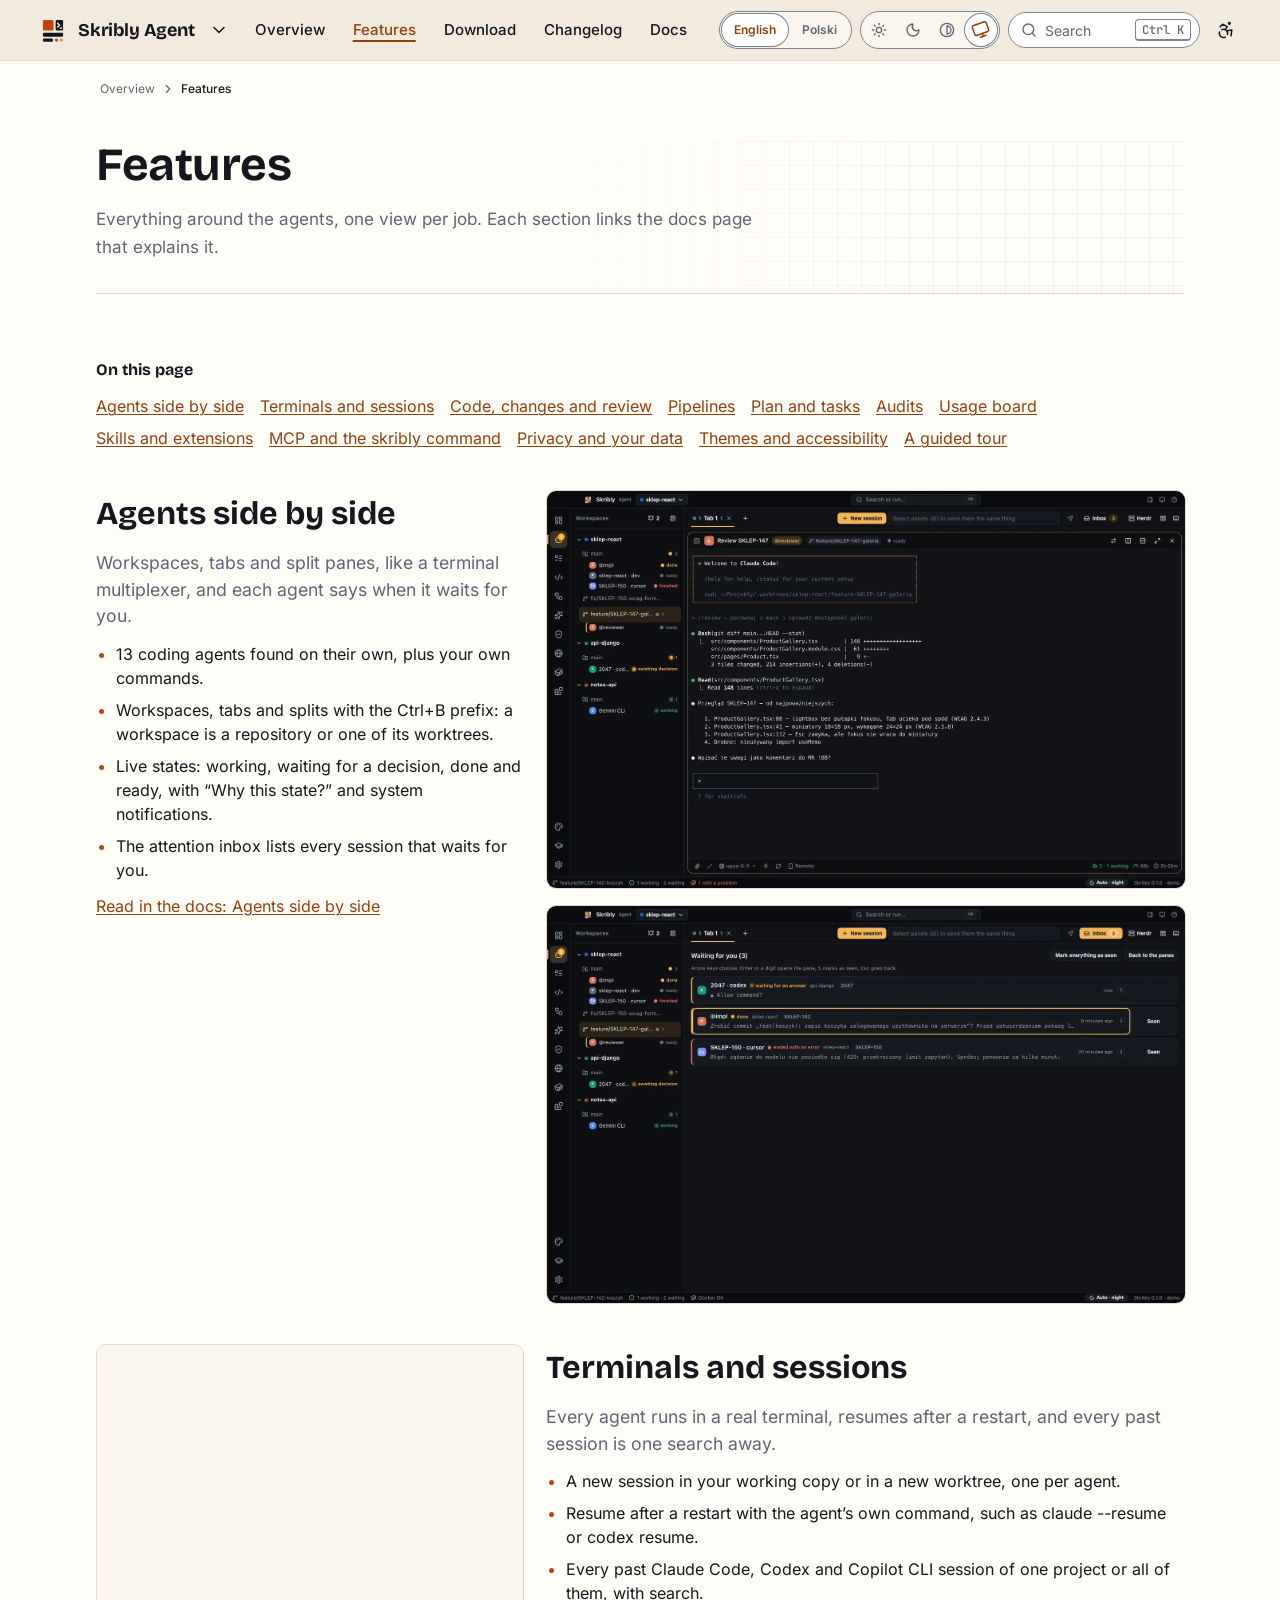
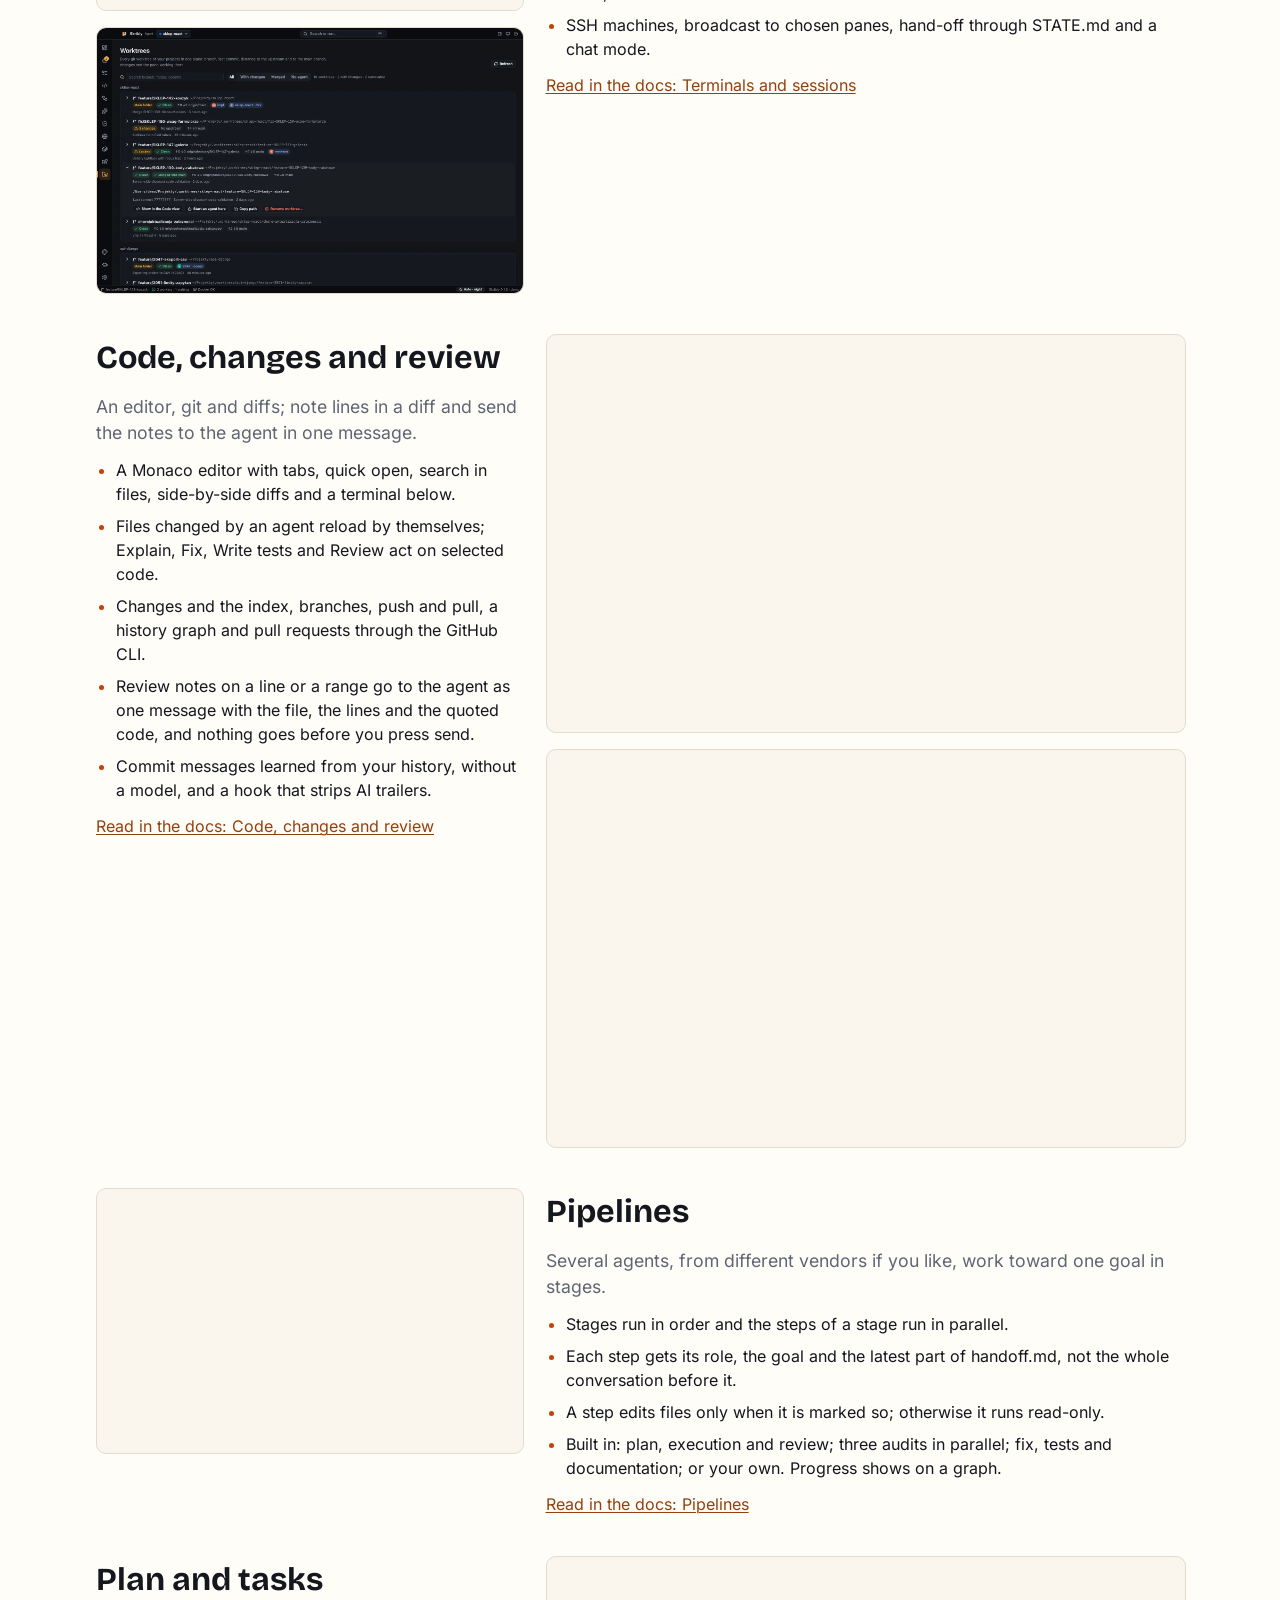
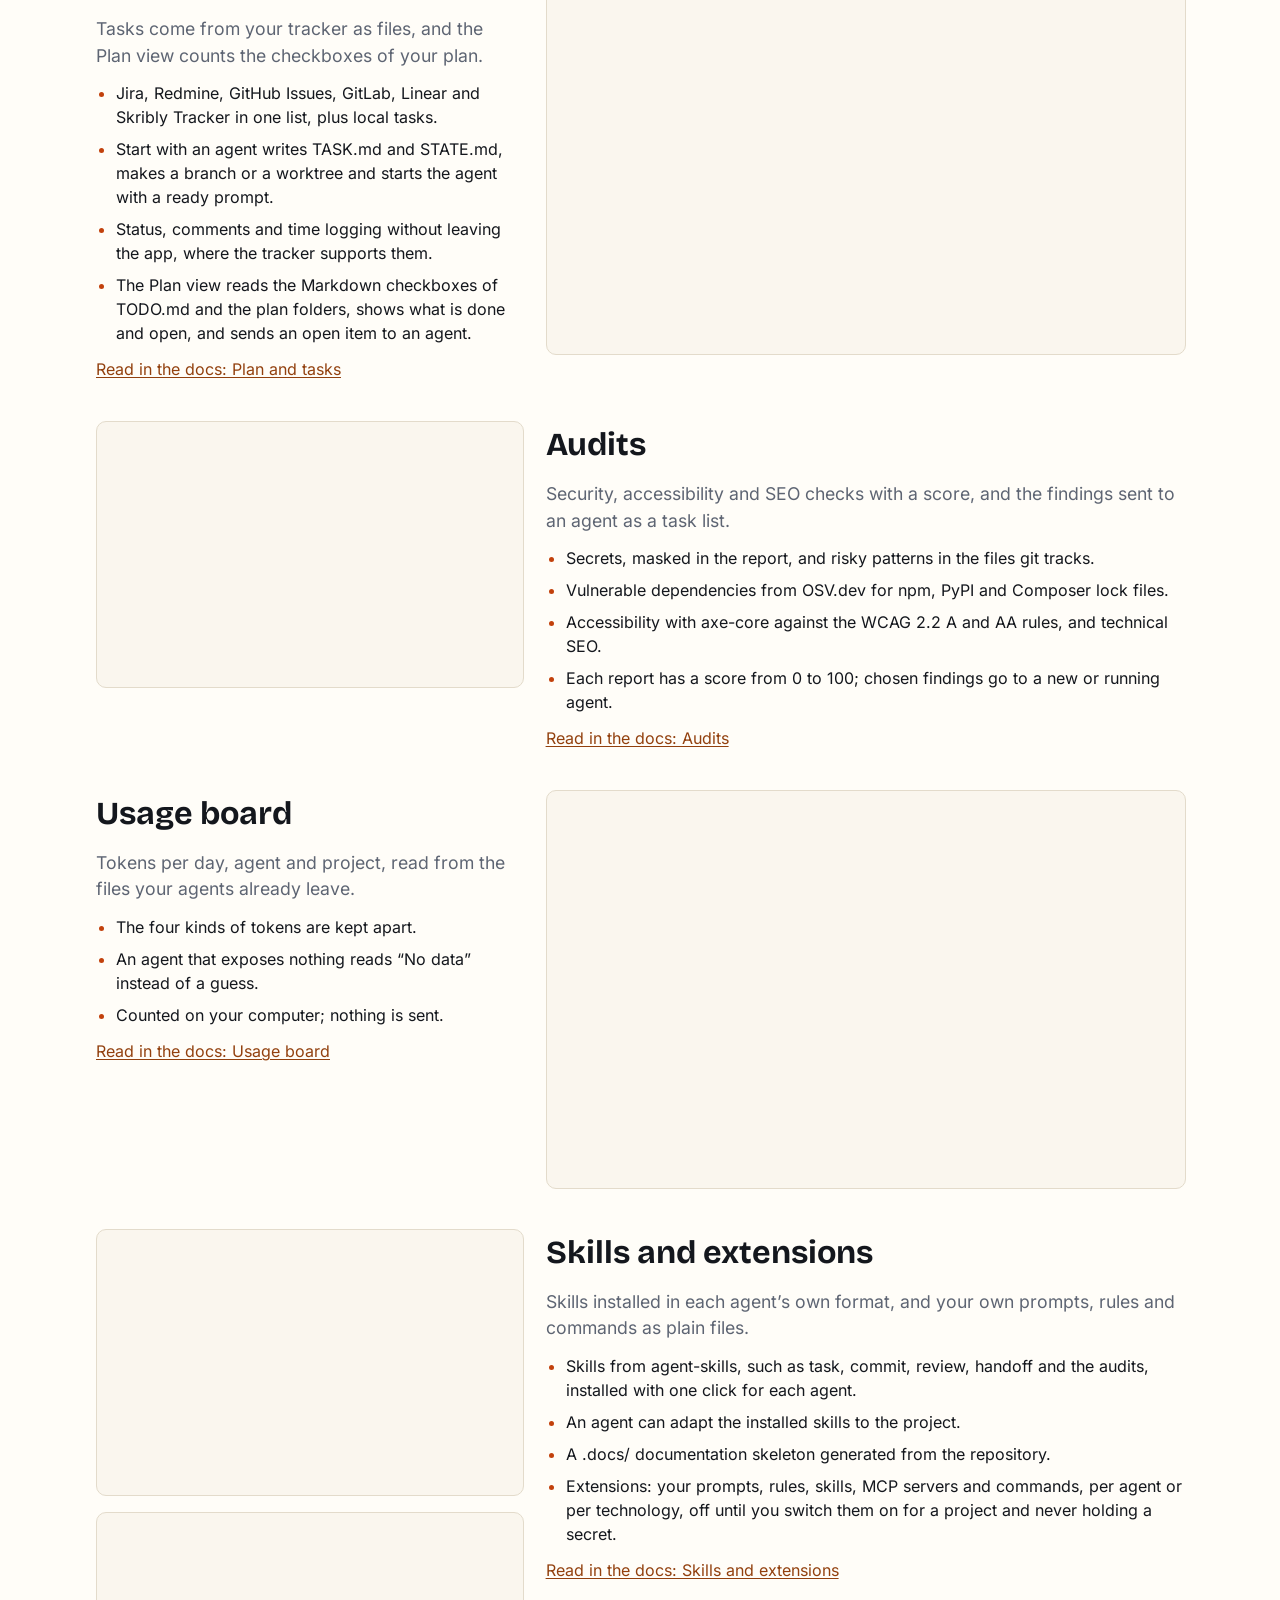
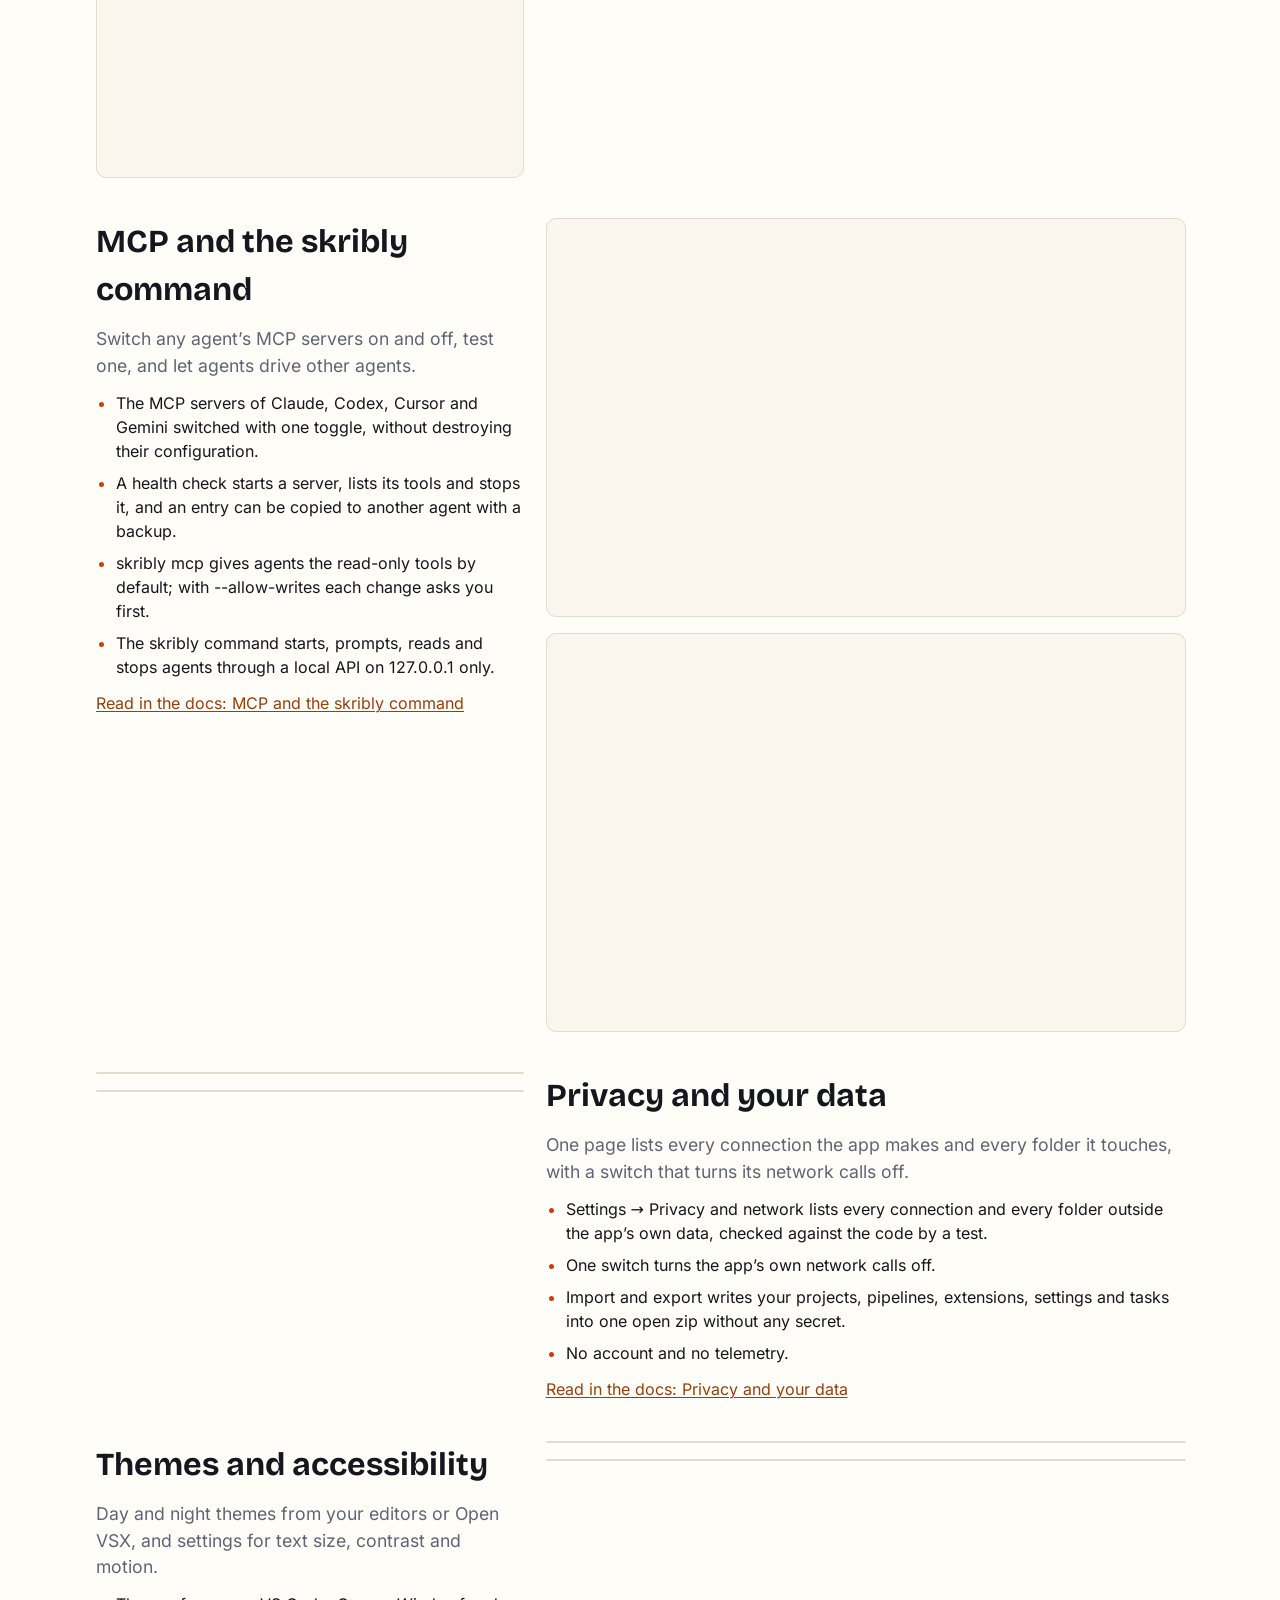
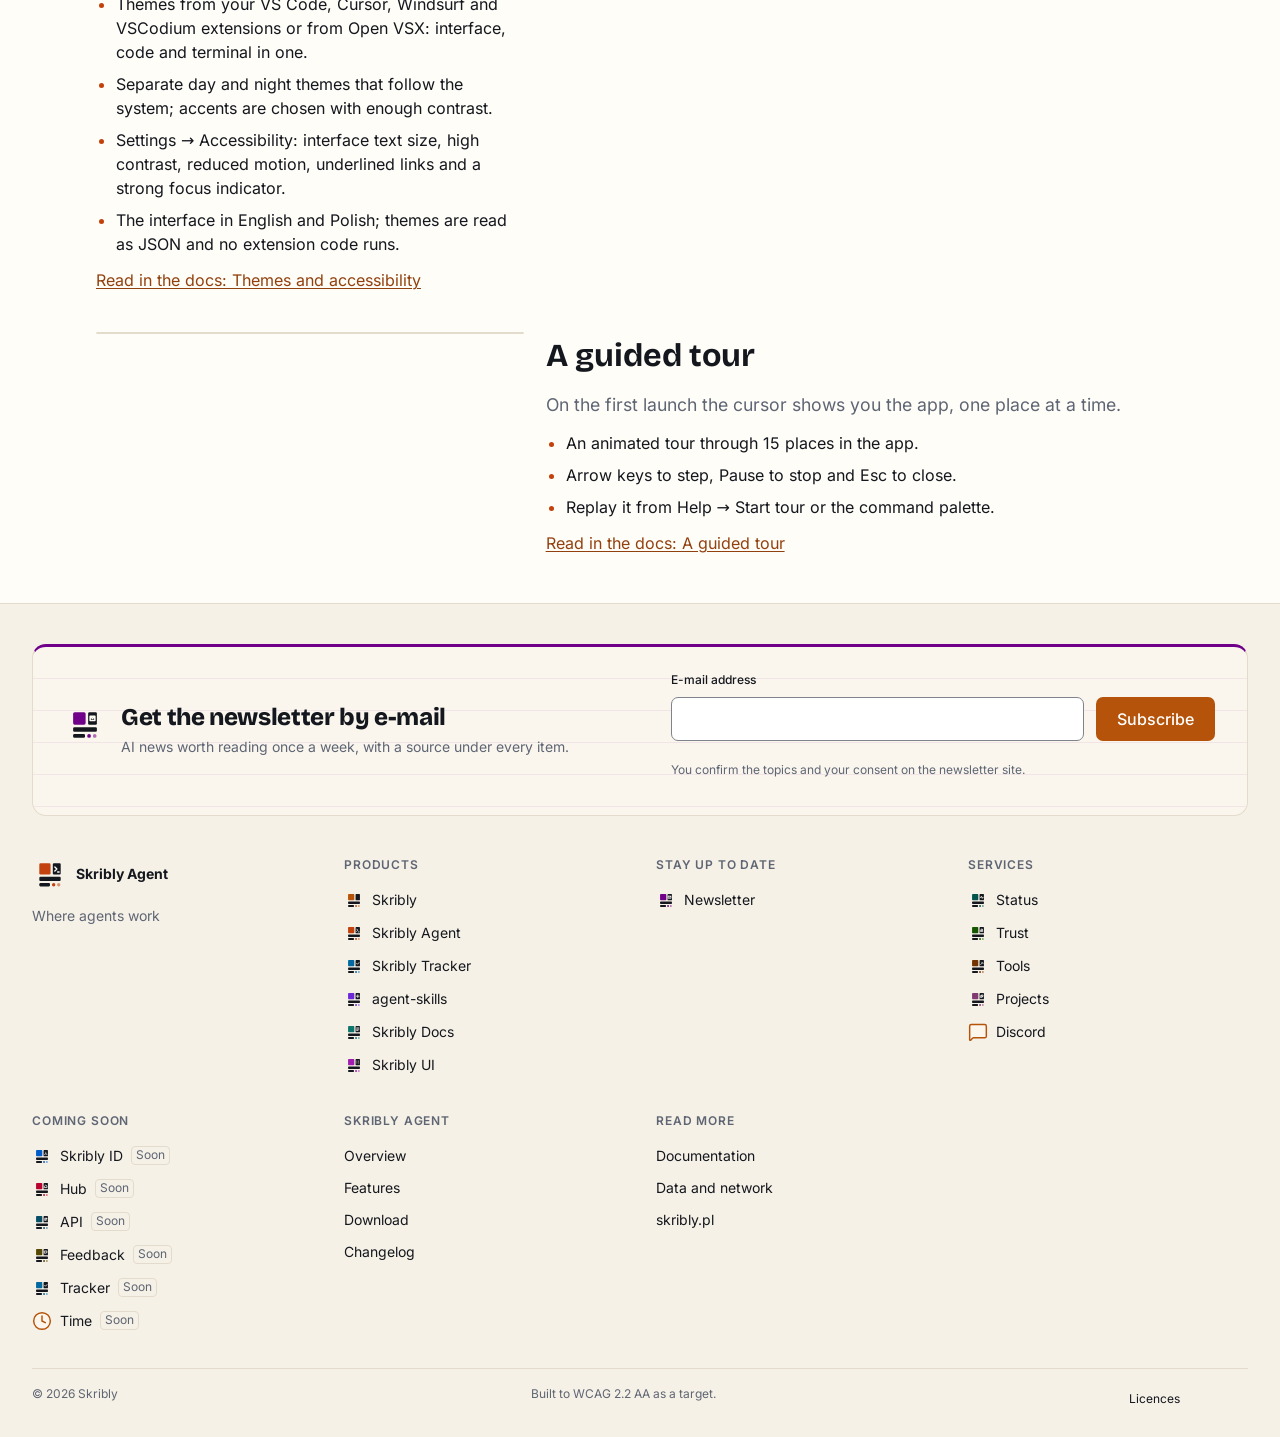
<file: features/index.html>
<!DOCTYPE html><html lang="en" dir="ltr"><head><meta charset="utf-8"><meta name="viewport" content="width=device-width, initial-scale=1"><meta http-equiv="Content-Security-Policy" content="default-src 'none'; connect-src 'self'; script-src 'self' 'wasm-unsafe-eval'; style-src 'self'; img-src 'self' data:; font-src 'self'; manifest-src 'self'; media-src 'self'; base-uri 'none'; form-action https://newsletter.skribly.pl; upgrade-insecure-requests"><title>Features of Skribly Agent | Skribly Agent</title><meta name="description" content="Every feature of Skribly Agent with a screenshot: agents side by side, terminals, code review, pipelines, plan and tasks, audits, usage, skills, MCP, privacy, themes and the tour."><link rel="canonical" href="https://agent.skribly.pl/features/"><link rel="alternate" hreflang="en" href="https://agent.skribly.pl/features/"><link rel="alternate" hreflang="pl" href="https://agent.skribly.pl/pl/features/"><link rel="alternate" hreflang="x-default" href="https://agent.skribly.pl/features/"><script src="/_astro/prepaint.iife.DfruCCWJ.js"></script><meta name="color-scheme" content="light dark"><meta name="theme-color" media="(prefers-color-scheme: light)" content="#fffdf8"><meta name="theme-color" media="(prefers-color-scheme: dark)" content="#111318"><meta name="referrer" content="strict-origin-when-cross-origin"><link rel="preload" href="/_astro/inter-latin-wght-normal.Dx4kXJAl.woff2" as="font" type="font/woff2" crossorigin><link rel="preload" href="/_astro/bricolage-grotesque-latin-wght-normal.DLoelf7F.woff2" as="font" type="font/woff2" crossorigin><link rel="icon" href="/favicon-32.png" sizes="32x32" type="image/png"><link rel="icon" href="/favicon.svg" type="image/svg+xml"><link rel="apple-touch-icon" href="/apple-touch-icon.png"><link rel="manifest" href="/manifest.webmanifest"><meta property="og:type" content="website"><meta property="og:site_name" content="Skribly Agent"><meta property="og:locale" content="en_GB"><meta property="og:url" content="https://agent.skribly.pl/features/"><meta property="og:title" content="Features of Skribly Agent | Skribly Agent"><meta property="og:description" content="Every feature of Skribly Agent with a screenshot: agents side by side, terminals, code review, pipelines, plan and tasks, audits, usage, skills, MCP, privacy, themes and the tour."><meta property="og:image" content="https://agent.skribly.pl/og/features/image.png"><meta property="og:image:width" content="1200"><meta property="og:image:height" content="630"><meta property="og:image:alt" content="Features of Skribly Agent | Skribly Agent"><meta name="twitter:card" content="summary_large_image"><meta name="twitter:title" content="Features of Skribly Agent | Skribly Agent"><meta name="twitter:description" content="Every feature of Skribly Agent with a screenshot: agents side by side, terminals, code review, pipelines, plan and tasks, audits, usage, skills, MCP, privacy, themes and the tour."><meta name="twitter:image" content="https://agent.skribly.pl/og/features/image.png"><script type="application/ld+json">{"@context":"https://schema.org","@graph":[{"@type":"Organization","@id":"https://skribly.pl/#organization","name":"Skribly","url":"https://skribly.pl/","logo":"https://skribly.pl/img/icons/icon-512.png","sameAs":["https://docs.skribly.pl/","https://ui.skribly.pl/"]},{"@type":"WebSite","@id":"https://agent.skribly.pl/#website","name":"Skribly Agent","url":"https://agent.skribly.pl/","inLanguage":"en","description":"Every feature of Skribly Agent with a screenshot: agents side by side, terminals, code review, pipelines, plan and tasks, audits, usage, skills, MCP, privacy, themes and the tour.","publisher":{"@id":"https://skribly.pl/#organization"}},{"@type":"WebPage","@id":"https://agent.skribly.pl/features/#page","url":"https://agent.skribly.pl/features/","name":"Features of Skribly Agent | Skribly Agent","description":"Every feature of Skribly Agent with a screenshot: agents side by side, terminals, code review, pipelines, plan and tasks, audits, usage, skills, MCP, privacy, themes and the tour.","inLanguage":"en","isPartOf":{"@id":"https://agent.skribly.pl/#website"},"publisher":{"@id":"https://skribly.pl/#organization"}},{"@type":"BreadcrumbList","itemListElement":[{"@type":"ListItem","position":1,"name":"Overview","item":"https://agent.skribly.pl/"},{"@type":"ListItem","position":2,"name":"Features","item":"https://agent.skribly.pl/features/"}]}]}</script><link rel="stylesheet" href="/_astro/Page.BQjH1KUT.css"><link rel="stylesheet" href="/_astro/_.._0RKXeTr.css"></head><body class="sk-page"><a class="sk-skip-link" href="#content">Skip to content</a><header class="sk-site-header sk-product--agent" data-sk-header><div class="sk-container sk-container--wide sk-site-header__bar"><div class="sk-site-header__brand"><a class="sk-site-header__home" href="/" aria-label="Skribly Agent, home page"><svg class="sk-logo sk-logo--agent" viewBox="0 0 64 64" width="2.125rem" height="2.125rem" focusable="false" aria-hidden="true"><rect x="13" y="13" width="20" height="20" rx="2.5" fill="var(--sk-tool-agent)"/><rect x="37" y="13" width="14" height="20" rx="2" fill="currentColor"/><path d="M40.6 19.4l3.6 3.6-3.6 3.6M45.6 28.4h2.6" fill="none" stroke="var(--sk-bg)" stroke-width="2.4" stroke-linecap="round" stroke-linejoin="round"/><rect x="13" y="37" width="38" height="7.5" rx="2" fill="currentColor"/><rect x="13" y="48" width="19" height="6" rx="2" fill="currentColor"/><circle cx="38.5" cy="51" r="3" fill="var(--sk-tool-agent)"/><circle cx="47.5" cy="51" r="3" fill="var(--sk-tool-agent)" opacity="0.55"/></svg><span class="sk-site-header__name">Skribly Agent</span></a><details class="sk-dropdown sk-ecosystem"><summary class="sk-icon-button sk-ecosystem__toggle" aria-label="Switch product" title="Switch product"><svg class="sk-icon sk-dropdown__chevron" viewBox="0 0 24 24" focusable="false" data-icon="chevron.down" aria-hidden="true"><path d="m6 9 6 6 6-6"></path></svg></summary><div class="sk-dropdown__panel"><p class="sk-ecosystem__title" id="sk-ecosystem-agent">Skribly products</p><ul class="sk-ecosystem__list" aria-labelledby="sk-ecosystem-agent"><li><a class="sk-ecosystem__item sk-product--skribly" href="https://skribly.pl/"><svg class="sk-logo sk-logo--skribly" viewBox="0 0 64 64" width="2.25rem" height="2.25rem" focusable="false" aria-hidden="true"><rect x="13" y="13" width="20" height="20" rx="2.5" fill="var(--sk-accent)"/><rect x="37" y="13" width="14" height="20" rx="2" fill="currentColor"/><rect x="13" y="37" width="38" height="7.5" rx="2" fill="currentColor"/><rect x="13" y="48" width="19" height="6" rx="2" fill="currentColor"/><circle cx="38.5" cy="51" r="3" fill="var(--sk-accent)"/><circle cx="47.5" cy="51" r="3" fill="var(--sk-accent)" opacity="0.55"/></svg><span><strong>Skribly</strong><span>One place for agents, tasks and rules</span></span></a></li><li><a class="sk-ecosystem__item sk-product--agent" href="https://agent.skribly.pl/" aria-current="true"><svg class="sk-logo sk-logo--agent" viewBox="0 0 64 64" width="2.25rem" height="2.25rem" focusable="false" aria-hidden="true"><rect x="13" y="13" width="20" height="20" rx="2.5" fill="var(--sk-tool-agent)"/><rect x="37" y="13" width="14" height="20" rx="2" fill="currentColor"/><path d="M40.6 19.4l3.6 3.6-3.6 3.6M45.6 28.4h2.6" fill="none" stroke="var(--sk-bg)" stroke-width="2.4" stroke-linecap="round" stroke-linejoin="round"/><rect x="13" y="37" width="38" height="7.5" rx="2" fill="currentColor"/><rect x="13" y="48" width="19" height="6" rx="2" fill="currentColor"/><circle cx="38.5" cy="51" r="3" fill="var(--sk-tool-agent)"/><circle cx="47.5" cy="51" r="3" fill="var(--sk-tool-agent)" opacity="0.55"/></svg><span><strong>Skribly Agent</strong><span>Where agents work</span></span><span class="sk-ecosystem__here">You are here</span></a></li><li><a class="sk-ecosystem__item sk-product--tracker" href="https://skribly.pl/apps/skribly-tracker/"><svg class="sk-logo sk-logo--tracker" viewBox="0 0 64 64" width="2.25rem" height="2.25rem" focusable="false" aria-hidden="true"><rect x="13" y="13" width="20" height="20" rx="2.5" fill="var(--sk-tool-tracker)"/><rect x="37" y="13" width="14" height="20" rx="2" fill="currentColor"/><path d="M40.4 23.6l2.8 2.8 4.8-5.4" fill="none" stroke="var(--sk-bg)" stroke-width="2.4" stroke-linecap="round" stroke-linejoin="round"/><rect x="13" y="37" width="38" height="7.5" rx="2" fill="currentColor"/><rect x="13" y="48" width="19" height="6" rx="2" fill="currentColor"/><circle cx="38.5" cy="51" r="3" fill="var(--sk-tool-tracker)"/><circle cx="47.5" cy="51" r="3" fill="var(--sk-tool-tracker)" opacity="0.55"/></svg><span><strong>Skribly Tracker</strong><span>Where tasks begin</span></span></a></li><li><a class="sk-ecosystem__item sk-product--skills" href="https://skribly.pl/apps/agent-skills/"><svg class="sk-logo sk-logo--skills" viewBox="0 0 64 64" width="2.25rem" height="2.25rem" focusable="false" aria-hidden="true"><rect x="13" y="13" width="20" height="20" rx="2.5" fill="var(--sk-tool-skills)"/><rect x="37" y="13" width="14" height="20" rx="2" fill="currentColor"/><path d="M44 18.6v8.8M39.6 23h8.8" fill="none" stroke="var(--sk-bg)" stroke-width="2.4" stroke-linecap="round" stroke-linejoin="round"/><rect x="13" y="37" width="38" height="7.5" rx="2" fill="currentColor"/><rect x="13" y="48" width="19" height="6" rx="2" fill="currentColor"/><circle cx="38.5" cy="51" r="3" fill="var(--sk-tool-skills)"/><circle cx="47.5" cy="51" r="3" fill="var(--sk-tool-skills)" opacity="0.55"/></svg><span><strong>agent-skills</strong><span>Where the rules live</span></span></a></li><li><a class="sk-ecosystem__item sk-product--docs" href="https://docs.skribly.pl/"><svg class="sk-logo sk-logo--docs" viewBox="0 0 64 64" width="2.25rem" height="2.25rem" focusable="false" aria-hidden="true"><rect x="13" y="13" width="20" height="20" rx="2.5" fill="var(--sk-tool-docs)"/><rect x="37" y="13" width="14" height="20" rx="2" fill="currentColor"/><path d="M40.4 19h7.2M40.4 23h7.2M40.4 27h4.4" fill="none" stroke="var(--sk-bg)" stroke-width="2.4" stroke-linecap="round" stroke-linejoin="round"/><rect x="13" y="37" width="38" height="7.5" rx="2" fill="currentColor"/><rect x="13" y="48" width="19" height="6" rx="2" fill="currentColor"/><circle cx="38.5" cy="51" r="3" fill="var(--sk-tool-docs)"/><circle cx="47.5" cy="51" r="3" fill="var(--sk-tool-docs)" opacity="0.55"/></svg><span><strong>Skribly Docs</strong><span>Guides and reference</span></span></a></li><li><a class="sk-ecosystem__item sk-product--ui" href="https://ui.skribly.pl/"><svg class="sk-logo sk-logo--ui" viewBox="0 0 64 64" width="2.25rem" height="2.25rem" focusable="false" aria-hidden="true"><rect x="13" y="13" width="20" height="20" rx="2.5" fill="var(--sk-tool-ui)"/><rect x="37" y="13" width="14" height="20" rx="2" fill="currentColor"/><path d="M41.2 19.6h.01M46.8 19.6h.01M41.2 25.4h.01M46.8 25.4h.01" fill="none" stroke="var(--sk-bg)" stroke-width="2.4" stroke-linecap="round" stroke-linejoin="round"/><rect x="13" y="37" width="38" height="7.5" rx="2" fill="currentColor"/><rect x="13" y="48" width="19" height="6" rx="2" fill="currentColor"/><circle cx="38.5" cy="51" r="3" fill="var(--sk-tool-ui)"/><circle cx="47.5" cy="51" r="3" fill="var(--sk-tool-ui)" opacity="0.55"/></svg><span><strong>Skribly UI</strong><span>Tokens and components</span></span></a></li></ul><p class="sk-ecosystem__title" id="sk-ecosystem-agent-channels">Stay up to date</p><ul class="sk-ecosystem__list" aria-labelledby="sk-ecosystem-agent-channels"><li><a class="sk-ecosystem__item sk-product--newsletter" href="https://newsletter.skribly.pl/"><svg class="sk-logo sk-logo--newsletter" viewBox="0 0 64 64" width="2.25rem" height="2.25rem" focusable="false" aria-hidden="true"><rect x="13" y="13" width="20" height="20" rx="2.5" fill="var(--sk-tool-newsletter)"/><rect x="37" y="13" width="14" height="20" rx="2" fill="currentColor"/><path d="M40.2 19.6h7.6v6.8h-7.6zM40.6 20.2l3.4 2.8 3.4-2.8" fill="none" stroke="var(--sk-bg)" stroke-width="2.4" stroke-linecap="round" stroke-linejoin="round"/><rect x="13" y="37" width="38" height="7.5" rx="2" fill="currentColor"/><rect x="13" y="48" width="19" height="6" rx="2" fill="currentColor"/><circle cx="38.5" cy="51" r="3" fill="var(--sk-tool-newsletter)"/><circle cx="47.5" cy="51" r="3" fill="var(--sk-tool-newsletter)" opacity="0.55"/></svg><span><strong>Skribly Newsletter</strong><span>AI news every week, each with its source</span></span></a></li></ul><p class="sk-ecosystem__title" id="sk-ecosystem-agent-services">Services</p><ul class="sk-ecosystem__list" aria-labelledby="sk-ecosystem-agent-services"><li><a class="sk-ecosystem__item sk-product--status" href="https://status.skribly.pl/"><svg class="sk-logo sk-logo--status" viewBox="0 0 64 64" width="2.25rem" height="2.25rem" focusable="false" aria-hidden="true"><rect x="13" y="13" width="20" height="20" rx="2.5" fill="var(--sk-tool-status)"/><rect x="37" y="13" width="14" height="20" rx="2" fill="currentColor"/><path d="M39.6 23.6h2.2l1.4-3.6 2.4 6.8 1.4-3.2h1.4" fill="none" stroke="var(--sk-bg)" stroke-width="2.4" stroke-linecap="round" stroke-linejoin="round"/><rect x="13" y="37" width="38" height="7.5" rx="2" fill="currentColor"/><rect x="13" y="48" width="19" height="6" rx="2" fill="currentColor"/><circle cx="38.5" cy="51" r="3" fill="var(--sk-tool-status)"/><circle cx="47.5" cy="51" r="3" fill="var(--sk-tool-status)" opacity="0.55"/></svg><span><strong>Skribly Status</strong><span>Is every service up</span></span></a></li><li><a class="sk-ecosystem__item sk-product--trust" href="https://trust.skribly.pl/"><svg class="sk-logo sk-logo--trust" viewBox="0 0 64 64" width="2.25rem" height="2.25rem" focusable="false" aria-hidden="true"><rect x="13" y="13" width="20" height="20" rx="2.5" fill="var(--sk-tool-trust)"/><rect x="37" y="13" width="14" height="20" rx="2" fill="currentColor"/><path d="M41.8 22.6v-3h4.4v3M40.8 24.2h6.4v2.8h-6.4z" fill="none" stroke="var(--sk-bg)" stroke-width="2.4" stroke-linecap="round" stroke-linejoin="round"/><rect x="13" y="37" width="38" height="7.5" rx="2" fill="currentColor"/><rect x="13" y="48" width="19" height="6" rx="2" fill="currentColor"/><circle cx="38.5" cy="51" r="3" fill="var(--sk-tool-trust)"/><circle cx="47.5" cy="51" r="3" fill="var(--sk-tool-trust)" opacity="0.55"/></svg><span><strong>Skribly Trust</strong><span>Security, privacy and accessibility</span></span></a></li><li><a class="sk-ecosystem__item sk-product--tools" href="https://tools.skribly.pl/"><svg class="sk-logo sk-logo--tools" viewBox="0 0 64 64" width="2.25rem" height="2.25rem" focusable="false" aria-hidden="true"><rect x="13" y="13" width="20" height="20" rx="2.5" fill="var(--sk-tool-tools)"/><rect x="37" y="13" width="14" height="20" rx="2" fill="currentColor"/><path d="M40.8 27.2L46 22M43.8 19.8l4.4 4.4" fill="none" stroke="var(--sk-bg)" stroke-width="2.4" stroke-linecap="round" stroke-linejoin="round"/><rect x="13" y="37" width="38" height="7.5" rx="2" fill="currentColor"/><rect x="13" y="48" width="19" height="6" rx="2" fill="currentColor"/><circle cx="38.5" cy="51" r="3" fill="var(--sk-tool-tools)"/><circle cx="47.5" cy="51" r="3" fill="var(--sk-tool-tools)" opacity="0.55"/></svg><span><strong>Skribly Tools</strong><span>Small tools in the browser</span></span></a></li><li><a class="sk-ecosystem__item sk-product--projects" href="https://projects.skribly.pl/"><svg class="sk-logo sk-logo--projects" viewBox="0 0 64 64" width="2.25rem" height="2.25rem" focusable="false" aria-hidden="true"><rect x="13" y="13" width="20" height="20" rx="2.5" fill="var(--sk-tool-projects)"/><rect x="37" y="13" width="14" height="20" rx="2" fill="currentColor"/><path d="M40.4 21.8h4.8v4.8h-4.8zM43 21.8v-2.6h4.8v4.8h-2.6" fill="none" stroke="var(--sk-bg)" stroke-width="2.4" stroke-linecap="round" stroke-linejoin="round"/><rect x="13" y="37" width="38" height="7.5" rx="2" fill="currentColor"/><rect x="13" y="48" width="19" height="6" rx="2" fill="currentColor"/><circle cx="38.5" cy="51" r="3" fill="var(--sk-tool-projects)"/><circle cx="47.5" cy="51" r="3" fill="var(--sk-tool-projects)" opacity="0.55"/></svg><span><strong>Skribly Projects</strong><span>Every part and how far it is</span></span></a></li><li><a class="sk-ecosystem__item sk-product--discord" href="https://dc.skribly.pl/"><svg class="sk-icon sk-icon--duo sk-ecosystem__icon" viewBox="0 0 24 24" focusable="false" data-icon="content.comment" aria-hidden="true"><g class="sk-icon__fill"><path d="M22 17a2 2 0 0 1-2 2H6.828a2 2 0 0 0-1.414.586l-2.202 2.202A.71.71 0 0 1 2 21.286V5a2 2 0 0 1 2-2h16a2 2 0 0 1 2 2z"></path></g><path d="M22 17a2 2 0 0 1-2 2H6.828a2 2 0 0 0-1.414.586l-2.202 2.202A.71.71 0 0 1 2 21.286V5a2 2 0 0 1 2-2h16a2 2 0 0 1 2 2z"></path></svg><span><strong>Discord</strong><span>Talk with the people who build Skribly</span></span></a></li></ul></div></details></div><div class="sk-site-header__quick"><button class="sk-search-button sk-site-header__wide" type="button" data-sk-search-open data-sk-needs-js aria-haspopup="dialog" aria-controls="sk-search" aria-keyshortcuts="Control+K /"><svg class="sk-icon" viewBox="0 0 24 24" focusable="false" data-icon="action.search" aria-hidden="true"><g class="sk-icon__fill"><circle cx="11" cy="11" r="8"></circle></g><path d="m21 21-4.34-4.34"></path><circle cx="11" cy="11" r="8"></circle></svg><span>Search</span><kbd class="sk-kbd" aria-hidden="true">Ctrl K</kbd></button><button class="sk-icon-button sk-site-header__narrow" type="button" data-sk-search-open data-sk-needs-js aria-label="Search" aria-haspopup="dialog" aria-controls="sk-search" aria-keyshortcuts="Control+K /"><svg class="sk-icon" viewBox="0 0 24 24" focusable="false" data-icon="action.search" aria-hidden="true"><g class="sk-icon__fill"><circle cx="11" cy="11" r="8"></circle></g><path d="m21 21-4.34-4.34"></path><circle cx="11" cy="11" r="8"></circle></svg></button><button class="sk-icon-button" type="button" data-sk-a11y-open data-sk-needs-js aria-controls="sk-a11y-panel" aria-expanded="false" aria-label="Accessibility" title="Open accessibility settings"><svg class="sk-icon" viewBox="0 0 24 24" focusable="false" data-icon="nav.accessibility" aria-hidden="true"><g class="sk-icon__fill"><circle cx="16" cy="4" r="1"></circle></g><circle cx="16" cy="4" r="1"></circle><path d="m18 19 1-7-6 1"></path><path d="m5 8 3-3 5.5 3-2.36 3.5"></path><path d="M4.24 14.5a5 5 0 0 0 6.88 6"></path><path d="M13.76 17.5a5 5 0 0 0-6.88-6"></path></svg></button><button class="sk-icon-button sk-site-header__menu-toggle" type="button" data-sk-menu-toggle data-sk-needs-js aria-expanded="false" aria-controls="sk-site-drawer-agent" aria-label="Menu" data-open="Menu" data-close="Close menu"><span class="sk-burger" aria-hidden="true"><span></span><span></span><span></span></span></button></div><div class="sk-site-header__drawer" id="sk-site-drawer-agent"><nav class="sk-site-nav" aria-label="Main navigation"><ul class="sk-site-nav__list"><li><a class="sk-site-nav__link" href="/">Overview</a></li><li><a class="sk-site-nav__link" href="/features/" aria-current="page">Features</a></li><li><a class="sk-site-nav__link" href="/download/">Download</a></li><li><a class="sk-site-nav__link" href="/changelog/">Changelog</a></li><li><a class="sk-site-nav__link" href="https://docs.skribly.pl/agent/">Docs</a></li></ul></nav><div class="sk-site-header__tools"><nav class="sk-language-switch" aria-label="Language"><ul><li><span lang="en" aria-current="true">English</span></li><li><a href="/pl/features/" lang="pl" hreflang="pl">Polski</a></li></ul></nav><fieldset class="sk-theme-switch" data-sk-theme-switch><legend class="sk-visually-hidden">Theme</legend><label title="Light"><input type="radio" name="sk-theme-gljf2z" value="light"><svg class="sk-icon" viewBox="0 0 24 24" focusable="false" data-icon="theme.light" aria-hidden="true"><g class="sk-icon__fill"><circle cx="12" cy="12" r="4"></circle></g><circle cx="12" cy="12" r="4"></circle><path d="M12 2v2"></path><path d="M12 20v2"></path><path d="m4.93 4.93 1.41 1.41"></path><path d="m17.66 17.66 1.41 1.41"></path><path d="M2 12h2"></path><path d="M20 12h2"></path><path d="m6.34 17.66-1.41 1.41"></path><path d="m19.07 4.93-1.41 1.41"></path></svg><span class="sk-visually-hidden">Light</span></label><label title="Dark"><input type="radio" name="sk-theme-gljf2z" value="dark"><svg class="sk-icon" viewBox="0 0 24 24" focusable="false" data-icon="theme.dark" aria-hidden="true"><g class="sk-icon__fill"><path d="M20.985 12.486a9 9 0 1 1-9.473-9.472c.405-.022.617.46.402.803a6 6 0 0 0 8.268 8.268c.344-.215.825-.004.803.401"></path></g><path d="M20.985 12.486a9 9 0 1 1-9.473-9.472c.405-.022.617.46.402.803a6 6 0 0 0 8.268 8.268c.344-.215.825-.004.803.401"></path></svg><span class="sk-visually-hidden">Dark</span></label><label title="High contrast"><input type="radio" name="sk-theme-gljf2z" value="contrast"><svg class="sk-icon" viewBox="0 0 24 24" focusable="false" data-icon="theme.contrast" aria-hidden="true"><g class="sk-icon__fill"><circle cx="12" cy="12" r="10"></circle><path d="M12 18a6 6 0 0 0 0-12v12z"></path></g><circle cx="12" cy="12" r="10"></circle><path d="M12 18a6 6 0 0 0 0-12v12z"></path></svg><span class="sk-visually-hidden">High contrast</span></label><label title="System"><input type="radio" name="sk-theme-gljf2z" value="system" checked><svg class="sk-icon" viewBox="0 0 24 24" focusable="false" data-icon="theme.system" aria-hidden="true"><g class="sk-icon__fill"><rect rx="2" x="2" y="3" width="20" height="14"></rect></g><rect rx="2" x="2" y="3" width="20" height="14"></rect><line x1="8" y1="21" x2="16" y2="21"></line><line x1="12" y1="17" x2="12" y2="21"></line></svg><span class="sk-visually-hidden">System</span></label></fieldset><script type="module" src="/_astro/ThemeSwitch.astro_astro_type_script_index_0_lang.CFWxGLRv.js"></script></div></div></div></header><script type="module" src="/_astro/SiteHeader.astro_astro_type_script_index_0_lang.C7ESqmu-.js"></script><main class="sk-page__main sk-page__main--full site-main sk-product--agent" id="content" tabindex="-1" data-pagefind-body><nav class="sk-breadcrumbs" aria-label="Breadcrumb" data-pagefind-ignore><ol><li><a href="/">Overview</a></li><li><span aria-current="page">Features</span></li></ol></nav><div class="sk-container hero-wrap"><header class="sk-hero sk-hero--page sk-pattern sk-pattern--grid sk-product--agent" data-sk-hero="page"><div class="sk-hero__body"><h1 class="sk-hero__title">Features</h1><p class="sk-hero__lead">Everything around the agents, one view per job. Each section links the docs page that explains it.</p></div></header></div><nav class="sk-container contents" aria-labelledby="contents"><h2 id="contents" class="contents__title">On this page</h2><ul role="list"><li><a class="sk-link" href="#agents">Agents side by side</a></li><li><a class="sk-link" href="#terminals">Terminals and sessions</a></li><li><a class="sk-link" href="#code">Code, changes and review</a></li><li><a class="sk-link" href="#pipelines">Pipelines</a></li><li><a class="sk-link" href="#plan">Plan and tasks</a></li><li><a class="sk-link" href="#audits">Audits</a></li><li><a class="sk-link" href="#usage">Usage board</a></li><li><a class="sk-link" href="#skills">Skills and extensions</a></li><li><a class="sk-link" href="#mcp">MCP and the skribly command</a></li><li><a class="sk-link" href="#privacy">Privacy and your data</a></li><li><a class="sk-link" href="#themes">Themes and accessibility</a></li><li><a class="sk-link" href="#tour">A guided tour</a></li></ul></nav><section class="sk-container feature" id="agents" aria-labelledby="agents-title" data-feature="agents"><div class="feature__text"><h2 id="agents-title">Agents side by side</h2><p class="feature__line">Workspaces, tabs and split panes, like a terminal multiplexer, and each agent says when it waits for you.</p><ul class="ticks"><li>13 coding agents found on their own, plus your own commands.</li><li>Workspaces, tabs and splits with the Ctrl+B prefix: a workspace is a repository or one of its worktrees.</li><li>Live states: working, waiting for a decision, done and ready, with “Why this state?” and system notifications.</li><li>The attention inbox lists every session that waits for you.</li></ul><p><a class="sk-link" href="https://docs.skribly.pl/agent/workspaces/" data-docs="workspaces/">Read in the docs: Agents side by side</a></p></div><div class="feature__media"><img class="shot" src="/screens/agents.webp" width="1600" height="995" alt="The Agents view: a tree of demo projects and their worktrees on the left and a Claude Code pane on the right summing up a diff and its accessibility findings." loading="eager" decoding="async" fetchpriority="high"><img class="shot" src="/screens/inbox.webp" width="1600" height="995" alt="The attention inbox: three agents that wait, one asking for permission, one done with a question about a commit and one that ended with an error." loading="lazy" decoding="async"></div></section><section class="sk-container feature feature--flip" id="terminals" aria-labelledby="terminals-title" data-feature="terminals"><div class="feature__text"><h2 id="terminals-title">Terminals and sessions</h2><p class="feature__line">Every agent runs in a real terminal, resumes after a restart, and every past session is one search away.</p><ul class="ticks"><li>A new session in your working copy or in a new worktree, one per agent.</li><li>Resume after a restart with the agent’s own command, such as claude --resume or codex resume.</li><li>Every past Claude Code, Codex and Copilot CLI session of one project or all of them, with search.</li><li>SSH machines, broadcast to chosen panes, hand-off through STATE.md and a chat mode.</li></ul><p><a class="sk-link" href="https://docs.skribly.pl/agent/terminals/" data-docs="terminals/">Read in the docs: Terminals and sessions</a></p></div><div class="feature__media"><img class="shot" src="/screens/session-history.webp" width="1600" height="995" alt="The session history: five past agent sessions with title, agent, project, branch, date and tokens, each with a Resume button." loading="lazy" decoding="async"><img class="shot" src="/screens/worktrees.webp" width="1600" height="995" alt="The Worktrees view: git worktrees grouped by project with branch, clean or changed state, distance to main and the agent working in each." loading="lazy" decoding="async"></div></section><section class="sk-container feature" id="code" aria-labelledby="code-title" data-feature="code"><div class="feature__text"><h2 id="code-title">Code, changes and review</h2><p class="feature__line">An editor, git and diffs; note lines in a diff and send the notes to the agent in one message.</p><ul class="ticks"><li>A Monaco editor with tabs, quick open, search in files, side-by-side diffs and a terminal below.</li><li>Files changed by an agent reload by themselves; Explain, Fix, Write tests and Review act on selected code.</li><li>Changes and the index, branches, push and pull, a history graph and pull requests through the GitHub CLI.</li><li>Review notes on a line or a range go to the agent as one message with the file, the lines and the quoted code, and nothing goes before you press send.</li><li>Commit messages learned from your history, without a model, and a hook that strips AI trailers.</li></ul><p><a class="sk-link" href="https://docs.skribly.pl/agent/features/" data-docs="features/">Read in the docs: Code, changes and review</a></p></div><div class="feature__media"><img class="shot" src="/screens/code-review.webp" width="1600" height="995" alt="The Code view: a diff of a cart drawer component with two review notes below it and a Send to the agent button." loading="lazy" decoding="async"><img class="shot" src="/screens/code-changes.webp" width="1600" height="995" alt="The Code view: staged and changed files on the left, a side-by-side diff on the right and a commit box with Suggest and Agent buttons." loading="lazy" decoding="async"></div></section><section class="sk-container feature feature--flip" id="pipelines" aria-labelledby="pipelines-title" data-feature="pipelines"><div class="feature__text"><h2 id="pipelines-title">Pipelines</h2><p class="feature__line">Several agents, from different vendors if you like, work toward one goal in stages.</p><ul class="ticks"><li>Stages run in order and the steps of a stage run in parallel.</li><li>Each step gets its role, the goal and the latest part of handoff.md, not the whole conversation before it.</li><li>A step edits files only when it is marked so; otherwise it runs read-only.</li><li>Built in: plan, execution and review; three audits in parallel; fix, tests and documentation; or your own. Progress shows on a graph.</li></ul><p><a class="sk-link" href="https://docs.skribly.pl/agent/features/" data-docs="features/">Read in the docs: Pipelines</a></p></div><div class="feature__media"><img class="shot" src="/screens/pipelines.webp" width="1480" height="920" alt="The Pipelines view in the day theme: the three built-in pipelines on the left and the Planner, Implementer and Reviewer steps of Plan, execution and review on a graph, with how it works on the right." loading="lazy" decoding="async"></div></section><section class="sk-container feature" id="plan" aria-labelledby="plan-title" data-feature="plan"><div class="feature__text"><h2 id="plan-title">Plan and tasks</h2><p class="feature__line">Tasks come from your tracker as files, and the Plan view counts the checkboxes of your plan.</p><ul class="ticks"><li>Jira, Redmine, GitHub Issues, GitLab, Linear and Skribly Tracker in one list, plus local tasks.</li><li>Start with an agent writes TASK.md and STATE.md, makes a branch or a worktree and starts the agent with a ready prompt.</li><li>Status, comments and time logging without leaving the app, where the tracker supports them.</li><li>The Plan view reads the Markdown checkboxes of TODO.md and the plan folders, shows what is done and open, and sends an open item to an agent.</li></ul><p><a class="sk-link" href="https://docs.skribly.pl/agent/features/" data-docs="features/">Read in the docs: Plan and tasks</a></p></div><div class="feature__media"><img class="shot" src="/screens/plan.webp" width="1600" height="995" alt="The Plan view in the day theme: a 38 percent progress bar, the plan files with progress per file and the list of open items." loading="lazy" decoding="async"></div></section><section class="sk-container feature feature--flip" id="audits" aria-labelledby="audits-title" data-feature="audits"><div class="feature__text"><h2 id="audits-title">Audits</h2><p class="feature__line">Security, accessibility and SEO checks with a score, and the findings sent to an agent as a task list.</p><ul class="ticks"><li>Secrets, masked in the report, and risky patterns in the files git tracks.</li><li>Vulnerable dependencies from OSV.dev for npm, PyPI and Composer lock files.</li><li>Accessibility with axe-core against the WCAG 2.2 A and AA rules, and technical SEO.</li><li>Each report has a score from 0 to 100; chosen findings go to a new or running agent.</li></ul><p><a class="sk-link" href="https://docs.skribly.pl/agent/audits/" data-docs="audits/">Read in the docs: Audits</a></p></div><div class="feature__media"><img class="shot" src="/screens/audits.webp" width="1600" height="995" alt="A security audit with a score of 40 out of 100 and eleven findings sorted by severity, from a token in a script to version ranges." loading="lazy" decoding="async"></div></section><section class="sk-container feature" id="usage" aria-labelledby="usage-title" data-feature="usage"><div class="feature__text"><h2 id="usage-title">Usage board</h2><p class="feature__line">Tokens per day, agent and project, read from the files your agents already leave.</p><ul class="ticks"><li>The four kinds of tokens are kept apart.</li><li>An agent that exposes nothing reads “No data” instead of a guess.</li><li>Counted on your computer; nothing is sent.</li></ul><p><a class="sk-link" href="https://docs.skribly.pl/agent/features/" data-docs="features/">Read in the docs: Usage board</a></p></div><div class="feature__media"><img class="shot" src="/screens/usage-board.webp" width="1600" height="995" alt="The token use board: a 14-day table of input, output and cache tokens per agent and project, with a note on what can be measured for each agent." loading="lazy" decoding="async"></div></section><section class="sk-container feature feature--flip" id="skills" aria-labelledby="skills-title" data-feature="skills"><div class="feature__text"><h2 id="skills-title">Skills and extensions</h2><p class="feature__line">Skills installed in each agent’s own format, and your own prompts, rules and commands as plain files.</p><ul class="ticks"><li>Skills from agent-skills, such as task, commit, review, handoff and the audits, installed with one click for each agent.</li><li>An agent can adapt the installed skills to the project.</li><li>A .docs/ documentation skeleton generated from the repository.</li><li>Extensions: your prompts, rules, skills, MCP servers and commands, per agent or per technology, off until you switch them on for a project and never holding a secret.</li></ul><p><a class="sk-link" href="https://docs.skribly.pl/agent/features/" data-docs="features/">Read in the docs: Skills and extensions</a></p></div><div class="feature__media"><img class="shot" src="/screens/skills.webp" width="1600" height="995" alt="The Skills view: cards of installable skills such as Task workflow, Project-style commit and Pre-commit review, with category filters and a Sync button." loading="lazy" decoding="async"><img class="shot" src="/screens/extensions.webp" width="1600" height="995" alt="The Extensions tab: one prompt, one rule and one skill with on and off switches, token estimates and Import and Export buttons." loading="lazy" decoding="async"></div></section><section class="sk-container feature" id="mcp" aria-labelledby="mcp-title" data-feature="mcp"><div class="feature__text"><h2 id="mcp-title">MCP and the skribly command</h2><p class="feature__line">Switch any agent’s MCP servers on and off, test one, and let agents drive other agents.</p><ul class="ticks"><li>The MCP servers of Claude, Codex, Cursor and Gemini switched with one toggle, without destroying their configuration.</li><li>A health check starts a server, lists its tools and stops it, and an entry can be copied to another agent with a backup.</li><li>skribly mcp gives agents the read-only tools by default; with --allow-writes each change asks you first.</li><li>The skribly command starts, prompts, reads and stops agents through a local API on 127.0.0.1 only.</li></ul><p><a class="sk-link" href="https://docs.skribly.pl/agent/cli/" data-docs="cli/">Read in the docs: MCP and the skribly command</a></p></div><div class="feature__media"><img class="shot" src="/screens/mcp.webp" width="1600" height="995" alt="The MCP servers tab: servers grouped by agent, Claude Code, Codex, Cursor Agent and Gemini CLI, with switches, scopes and start commands." loading="lazy" decoding="async"><img class="shot" src="/screens/mcp-test.webp" width="1600" height="995" alt="An MCP health check: the playwright server answered in 550 ms with five browser tools." loading="lazy" decoding="async"></div></section><section class="sk-container feature feature--flip" id="privacy" aria-labelledby="privacy-title" data-feature="privacy"><div class="feature__text"><h2 id="privacy-title">Privacy and your data</h2><p class="feature__line">One page lists every connection the app makes and every folder it touches, with a switch that turns its network calls off.</p><ul class="ticks"><li>Settings → Privacy and network lists every connection and every folder outside the app’s own data, checked against the code by a test.</li><li>One switch turns the app’s own network calls off.</li><li>Import and export writes your projects, pipelines, extensions, settings and tasks into one open zip without any secret.</li><li>No account and no telemetry.</li></ul><p><a class="sk-link" href="https://docs.skribly.pl/agent/data-and-network/" data-docs="data-and-network/">Read in the docs: Privacy and your data</a></p></div><div class="feature__media"><img class="shot" src="/screens/privacy.webp" width="1600" height="995" alt="Settings, Privacy and network: a switch that blocks all network calls of the app and cards that explain what it does not cover." loading="lazy" decoding="async"><img class="shot" src="/screens/import-export.webp" width="800" height="811" alt="Settings, Import and export: the preview of an archive with projects, pipelines and settings to choose, and a secret-looking text masked and marked as not imported." loading="lazy" decoding="async"></div></section><section class="sk-container feature" id="themes" aria-labelledby="themes-title" data-feature="themes"><div class="feature__text"><h2 id="themes-title">Themes and accessibility</h2><p class="feature__line">Day and night themes from your editors or Open VSX, and settings for text size, contrast and motion.</p><ul class="ticks"><li>Themes from your VS Code, Cursor, Windsurf and VSCodium extensions or from Open VSX: interface, code and terminal in one.</li><li>Separate day and night themes that follow the system; accents are chosen with enough contrast.</li><li>Settings → Accessibility: interface text size, high contrast, reduced motion, underlined links and a strong focus indicator.</li><li>The interface in English and Polish; themes are read as JSON and no extension code runs.</li></ul><p><a class="sk-link" href="https://docs.skribly.pl/agent/accessibility/" data-docs="accessibility/">Read in the docs: Themes and accessibility</a></p></div><div class="feature__media"><img class="shot" src="/screens/themes.webp" width="1600" height="995" alt="The Appearance settings: the chosen day and night themes, a text size slider and a grid of theme previews from built-in, VS Code, Cursor and Windsurf sources." loading="lazy" decoding="async"><img class="shot" src="/screens/settings-contrast.webp" width="1480" height="920" alt="Settings, Appearance and tour, in the high contrast theme: theme mode, text size, interface language, day and night themes and the app tour." loading="lazy" decoding="async"></div></section><section class="sk-container feature feature--flip" id="tour" aria-labelledby="tour-title" data-feature="tour"><div class="feature__text"><h2 id="tour-title">A guided tour</h2><p class="feature__line">On the first launch the cursor shows you the app, one place at a time.</p><ul class="ticks"><li>An animated tour through 15 places in the app.</li><li>Arrow keys to step, Pause to stop and Esc to close.</li><li>Replay it from Help → Start tour or the command palette.</li></ul><p><a class="sk-link" href="https://docs.skribly.pl/agent/install/" data-docs="install/">Read in the docs: A guided tour</a></p></div><div class="feature__media"><img class="shot" src="/screens/tour.webp" width="1600" height="995" alt="The guided tour, step 2 of 15, explaining the project switcher over the dimmed Dashboard." loading="lazy" decoding="async"></div></section></main><footer class="sk-site-footer sk-product--agent"><div class="sk-container sk-container--wide"><section aria-labelledby="sk-footer-newsletter-title" class="sk-band sk-band--sunken sk-pattern sk-pattern--ruled sk-product--newsletter sk-newsletter-signup sk-newsletter-signup--footer"><div class="sk-newsletter-signup__text"><svg class="sk-logo sk-logo--newsletter" viewBox="0 0 64 64" width="2.5rem" height="2.5rem" focusable="false" aria-hidden="true"><rect x="13" y="13" width="20" height="20" rx="2.5" fill="var(--sk-tool-newsletter)"/><rect x="37" y="13" width="14" height="20" rx="2" fill="currentColor"/><path d="M40.2 19.6h7.6v6.8h-7.6zM40.6 20.2l3.4 2.8 3.4-2.8" fill="none" stroke="var(--sk-bg)" stroke-width="2.4" stroke-linecap="round" stroke-linejoin="round"/><rect x="13" y="37" width="38" height="7.5" rx="2" fill="currentColor"/><rect x="13" y="48" width="19" height="6" rx="2" fill="currentColor"/><circle cx="38.5" cy="51" r="3" fill="var(--sk-tool-newsletter)"/><circle cx="47.5" cy="51" r="3" fill="var(--sk-tool-newsletter)" opacity="0.55"/></svg><h2 class="sk-newsletter-signup__title" id="sk-footer-newsletter-title">Get the newsletter by e-mail</h2><p class="sk-newsletter-signup__lead">AI news worth reading once a week, with a source under every item.</p></div><form class="sk-newsletter-signup__form" method="get" action="https://newsletter.skribly.pl/#signup" aria-labelledby="sk-footer-newsletter-title"><label class="sk-label" for="sk-footer-newsletter-email">E-mail address</label><div class="sk-newsletter-signup__row"><input class="sk-input sk-newsletter-signup__input" type="email" id="sk-footer-newsletter-email" name="email" autocomplete="email" inputmode="email" spellcheck="false" maxlength="254" required aria-describedby="sk-footer-newsletter-hint"><button class="sk-button" type="submit">Subscribe</button></div><p class="sk-hint" id="sk-footer-newsletter-hint">You confirm the topics and your consent on the newsletter site.</p></form></section><div class="sk-site-footer__grid"><div class="sk-site-footer__brand"><a href="https://agent.skribly.pl/" aria-label="Skribly Agent, home page"><svg class="sk-logo sk-logo--agent" viewBox="0 0 64 64" width="2.25rem" height="2.25rem" focusable="false" aria-hidden="true"><rect x="13" y="13" width="20" height="20" rx="2.5" fill="var(--sk-tool-agent)"/><rect x="37" y="13" width="14" height="20" rx="2" fill="currentColor"/><path d="M40.6 19.4l3.6 3.6-3.6 3.6M45.6 28.4h2.6" fill="none" stroke="var(--sk-bg)" stroke-width="2.4" stroke-linecap="round" stroke-linejoin="round"/><rect x="13" y="37" width="38" height="7.5" rx="2" fill="currentColor"/><rect x="13" y="48" width="19" height="6" rx="2" fill="currentColor"/><circle cx="38.5" cy="51" r="3" fill="var(--sk-tool-agent)"/><circle cx="47.5" cy="51" r="3" fill="var(--sk-tool-agent)" opacity="0.55"/></svg><strong>Skribly Agent</strong></a><p>Where agents work</p></div><nav aria-labelledby="sk-footer-products-agent"><h2 id="sk-footer-products-agent">Products</h2><ul><li><a href="https://skribly.pl/"><svg class="sk-logo sk-logo--skribly" viewBox="0 0 64 64" width="1.25rem" height="1.25rem" focusable="false" aria-hidden="true"><rect x="13" y="13" width="20" height="20" rx="2.5" fill="var(--sk-accent)"/><rect x="37" y="13" width="14" height="20" rx="2" fill="currentColor"/><rect x="13" y="37" width="38" height="7.5" rx="2" fill="currentColor"/><rect x="13" y="48" width="19" height="6" rx="2" fill="currentColor"/><circle cx="38.5" cy="51" r="3" fill="var(--sk-accent)"/><circle cx="47.5" cy="51" r="3" fill="var(--sk-accent)" opacity="0.55"/></svg>Skribly</a></li><li><a href="https://agent.skribly.pl/" aria-current="true"><svg class="sk-logo sk-logo--agent" viewBox="0 0 64 64" width="1.25rem" height="1.25rem" focusable="false" aria-hidden="true"><rect x="13" y="13" width="20" height="20" rx="2.5" fill="var(--sk-tool-agent)"/><rect x="37" y="13" width="14" height="20" rx="2" fill="currentColor"/><path d="M40.6 19.4l3.6 3.6-3.6 3.6M45.6 28.4h2.6" fill="none" stroke="var(--sk-bg)" stroke-width="2.4" stroke-linecap="round" stroke-linejoin="round"/><rect x="13" y="37" width="38" height="7.5" rx="2" fill="currentColor"/><rect x="13" y="48" width="19" height="6" rx="2" fill="currentColor"/><circle cx="38.5" cy="51" r="3" fill="var(--sk-tool-agent)"/><circle cx="47.5" cy="51" r="3" fill="var(--sk-tool-agent)" opacity="0.55"/></svg>Skribly Agent</a></li><li><a href="https://skribly.pl/apps/skribly-tracker/"><svg class="sk-logo sk-logo--tracker" viewBox="0 0 64 64" width="1.25rem" height="1.25rem" focusable="false" aria-hidden="true"><rect x="13" y="13" width="20" height="20" rx="2.5" fill="var(--sk-tool-tracker)"/><rect x="37" y="13" width="14" height="20" rx="2" fill="currentColor"/><path d="M40.4 23.6l2.8 2.8 4.8-5.4" fill="none" stroke="var(--sk-bg)" stroke-width="2.4" stroke-linecap="round" stroke-linejoin="round"/><rect x="13" y="37" width="38" height="7.5" rx="2" fill="currentColor"/><rect x="13" y="48" width="19" height="6" rx="2" fill="currentColor"/><circle cx="38.5" cy="51" r="3" fill="var(--sk-tool-tracker)"/><circle cx="47.5" cy="51" r="3" fill="var(--sk-tool-tracker)" opacity="0.55"/></svg>Skribly Tracker</a></li><li><a href="https://skribly.pl/apps/agent-skills/"><svg class="sk-logo sk-logo--skills" viewBox="0 0 64 64" width="1.25rem" height="1.25rem" focusable="false" aria-hidden="true"><rect x="13" y="13" width="20" height="20" rx="2.5" fill="var(--sk-tool-skills)"/><rect x="37" y="13" width="14" height="20" rx="2" fill="currentColor"/><path d="M44 18.6v8.8M39.6 23h8.8" fill="none" stroke="var(--sk-bg)" stroke-width="2.4" stroke-linecap="round" stroke-linejoin="round"/><rect x="13" y="37" width="38" height="7.5" rx="2" fill="currentColor"/><rect x="13" y="48" width="19" height="6" rx="2" fill="currentColor"/><circle cx="38.5" cy="51" r="3" fill="var(--sk-tool-skills)"/><circle cx="47.5" cy="51" r="3" fill="var(--sk-tool-skills)" opacity="0.55"/></svg>agent-skills</a></li><li><a href="https://docs.skribly.pl/"><svg class="sk-logo sk-logo--docs" viewBox="0 0 64 64" width="1.25rem" height="1.25rem" focusable="false" aria-hidden="true"><rect x="13" y="13" width="20" height="20" rx="2.5" fill="var(--sk-tool-docs)"/><rect x="37" y="13" width="14" height="20" rx="2" fill="currentColor"/><path d="M40.4 19h7.2M40.4 23h7.2M40.4 27h4.4" fill="none" stroke="var(--sk-bg)" stroke-width="2.4" stroke-linecap="round" stroke-linejoin="round"/><rect x="13" y="37" width="38" height="7.5" rx="2" fill="currentColor"/><rect x="13" y="48" width="19" height="6" rx="2" fill="currentColor"/><circle cx="38.5" cy="51" r="3" fill="var(--sk-tool-docs)"/><circle cx="47.5" cy="51" r="3" fill="var(--sk-tool-docs)" opacity="0.55"/></svg>Skribly Docs</a></li><li><a href="https://ui.skribly.pl/"><svg class="sk-logo sk-logo--ui" viewBox="0 0 64 64" width="1.25rem" height="1.25rem" focusable="false" aria-hidden="true"><rect x="13" y="13" width="20" height="20" rx="2.5" fill="var(--sk-tool-ui)"/><rect x="37" y="13" width="14" height="20" rx="2" fill="currentColor"/><path d="M41.2 19.6h.01M46.8 19.6h.01M41.2 25.4h.01M46.8 25.4h.01" fill="none" stroke="var(--sk-bg)" stroke-width="2.4" stroke-linecap="round" stroke-linejoin="round"/><rect x="13" y="37" width="38" height="7.5" rx="2" fill="currentColor"/><rect x="13" y="48" width="19" height="6" rx="2" fill="currentColor"/><circle cx="38.5" cy="51" r="3" fill="var(--sk-tool-ui)"/><circle cx="47.5" cy="51" r="3" fill="var(--sk-tool-ui)" opacity="0.55"/></svg>Skribly UI</a></li></ul></nav><nav aria-labelledby="sk-footer-channels-agent"><h2 id="sk-footer-channels-agent">Stay up to date</h2><ul><li><a href="https://newsletter.skribly.pl/"><svg class="sk-logo sk-logo--newsletter" viewBox="0 0 64 64" width="1.25rem" height="1.25rem" focusable="false" aria-hidden="true"><rect x="13" y="13" width="20" height="20" rx="2.5" fill="var(--sk-tool-newsletter)"/><rect x="37" y="13" width="14" height="20" rx="2" fill="currentColor"/><path d="M40.2 19.6h7.6v6.8h-7.6zM40.6 20.2l3.4 2.8 3.4-2.8" fill="none" stroke="var(--sk-bg)" stroke-width="2.4" stroke-linecap="round" stroke-linejoin="round"/><rect x="13" y="37" width="38" height="7.5" rx="2" fill="currentColor"/><rect x="13" y="48" width="19" height="6" rx="2" fill="currentColor"/><circle cx="38.5" cy="51" r="3" fill="var(--sk-tool-newsletter)"/><circle cx="47.5" cy="51" r="3" fill="var(--sk-tool-newsletter)" opacity="0.55"/></svg>Newsletter</a></li></ul></nav><nav aria-labelledby="sk-footer-services-agent"><h2 id="sk-footer-services-agent">Services</h2><ul><li><a href="https://status.skribly.pl/"><svg class="sk-logo sk-logo--status" viewBox="0 0 64 64" width="1.25rem" height="1.25rem" focusable="false" aria-hidden="true"><rect x="13" y="13" width="20" height="20" rx="2.5" fill="var(--sk-tool-status)"/><rect x="37" y="13" width="14" height="20" rx="2" fill="currentColor"/><path d="M39.6 23.6h2.2l1.4-3.6 2.4 6.8 1.4-3.2h1.4" fill="none" stroke="var(--sk-bg)" stroke-width="2.4" stroke-linecap="round" stroke-linejoin="round"/><rect x="13" y="37" width="38" height="7.5" rx="2" fill="currentColor"/><rect x="13" y="48" width="19" height="6" rx="2" fill="currentColor"/><circle cx="38.5" cy="51" r="3" fill="var(--sk-tool-status)"/><circle cx="47.5" cy="51" r="3" fill="var(--sk-tool-status)" opacity="0.55"/></svg>Status</a></li><li><a href="https://trust.skribly.pl/"><svg class="sk-logo sk-logo--trust" viewBox="0 0 64 64" width="1.25rem" height="1.25rem" focusable="false" aria-hidden="true"><rect x="13" y="13" width="20" height="20" rx="2.5" fill="var(--sk-tool-trust)"/><rect x="37" y="13" width="14" height="20" rx="2" fill="currentColor"/><path d="M41.8 22.6v-3h4.4v3M40.8 24.2h6.4v2.8h-6.4z" fill="none" stroke="var(--sk-bg)" stroke-width="2.4" stroke-linecap="round" stroke-linejoin="round"/><rect x="13" y="37" width="38" height="7.5" rx="2" fill="currentColor"/><rect x="13" y="48" width="19" height="6" rx="2" fill="currentColor"/><circle cx="38.5" cy="51" r="3" fill="var(--sk-tool-trust)"/><circle cx="47.5" cy="51" r="3" fill="var(--sk-tool-trust)" opacity="0.55"/></svg>Trust</a></li><li><a href="https://tools.skribly.pl/"><svg class="sk-logo sk-logo--tools" viewBox="0 0 64 64" width="1.25rem" height="1.25rem" focusable="false" aria-hidden="true"><rect x="13" y="13" width="20" height="20" rx="2.5" fill="var(--sk-tool-tools)"/><rect x="37" y="13" width="14" height="20" rx="2" fill="currentColor"/><path d="M40.8 27.2L46 22M43.8 19.8l4.4 4.4" fill="none" stroke="var(--sk-bg)" stroke-width="2.4" stroke-linecap="round" stroke-linejoin="round"/><rect x="13" y="37" width="38" height="7.5" rx="2" fill="currentColor"/><rect x="13" y="48" width="19" height="6" rx="2" fill="currentColor"/><circle cx="38.5" cy="51" r="3" fill="var(--sk-tool-tools)"/><circle cx="47.5" cy="51" r="3" fill="var(--sk-tool-tools)" opacity="0.55"/></svg>Tools</a></li><li><a href="https://projects.skribly.pl/"><svg class="sk-logo sk-logo--projects" viewBox="0 0 64 64" width="1.25rem" height="1.25rem" focusable="false" aria-hidden="true"><rect x="13" y="13" width="20" height="20" rx="2.5" fill="var(--sk-tool-projects)"/><rect x="37" y="13" width="14" height="20" rx="2" fill="currentColor"/><path d="M40.4 21.8h4.8v4.8h-4.8zM43 21.8v-2.6h4.8v4.8h-2.6" fill="none" stroke="var(--sk-bg)" stroke-width="2.4" stroke-linecap="round" stroke-linejoin="round"/><rect x="13" y="37" width="38" height="7.5" rx="2" fill="currentColor"/><rect x="13" y="48" width="19" height="6" rx="2" fill="currentColor"/><circle cx="38.5" cy="51" r="3" fill="var(--sk-tool-projects)"/><circle cx="47.5" cy="51" r="3" fill="var(--sk-tool-projects)" opacity="0.55"/></svg>Projects</a></li><li><a href="https://dc.skribly.pl/"><svg class="sk-icon sk-icon--duo sk-site-footer__icon" viewBox="0 0 24 24" focusable="false" data-icon="content.comment" aria-hidden="true"><g class="sk-icon__fill"><path d="M22 17a2 2 0 0 1-2 2H6.828a2 2 0 0 0-1.414.586l-2.202 2.202A.71.71 0 0 1 2 21.286V5a2 2 0 0 1 2-2h16a2 2 0 0 1 2 2z"></path></g><path d="M22 17a2 2 0 0 1-2 2H6.828a2 2 0 0 0-1.414.586l-2.202 2.202A.71.71 0 0 1 2 21.286V5a2 2 0 0 1 2-2h16a2 2 0 0 1 2 2z"></path></svg>Discord</a></li></ul></nav><nav aria-labelledby="sk-footer-soon-agent"><h2 id="sk-footer-soon-agent">Coming soon</h2><ul><li><a href="https://id.skribly.pl/"><svg class="sk-logo sk-logo--id" viewBox="0 0 64 64" width="1.25rem" height="1.25rem" focusable="false" aria-hidden="true"><rect x="13" y="13" width="20" height="20" rx="2.5" fill="var(--sk-tool-id)"/><rect x="37" y="13" width="14" height="20" rx="2" fill="currentColor"/><path d="M44 20.2h.01M40.8 27.2l1.4-2.6h3.6l1.4 2.6" fill="none" stroke="var(--sk-bg)" stroke-width="2.4" stroke-linecap="round" stroke-linejoin="round"/><rect x="13" y="37" width="38" height="7.5" rx="2" fill="currentColor"/><rect x="13" y="48" width="19" height="6" rx="2" fill="currentColor"/><circle cx="38.5" cy="51" r="3" fill="var(--sk-tool-id)"/><circle cx="47.5" cy="51" r="3" fill="var(--sk-tool-id)" opacity="0.55"/></svg>Skribly ID <span class="sk-site-footer__soon">Soon</span></a></li><li><a href="https://hub.skribly.pl/"><svg class="sk-logo sk-logo--hub" viewBox="0 0 64 64" width="1.25rem" height="1.25rem" focusable="false" aria-hidden="true"><rect x="13" y="13" width="20" height="20" rx="2.5" fill="var(--sk-tool-hub)"/><rect x="37" y="13" width="14" height="20" rx="2" fill="currentColor"/><path d="M40.4 22.6l3.6-3.6 3.6 3.6v4.8h-7.2z" fill="none" stroke="var(--sk-bg)" stroke-width="2.4" stroke-linecap="round" stroke-linejoin="round"/><rect x="13" y="37" width="38" height="7.5" rx="2" fill="currentColor"/><rect x="13" y="48" width="19" height="6" rx="2" fill="currentColor"/><circle cx="38.5" cy="51" r="3" fill="var(--sk-tool-hub)"/><circle cx="47.5" cy="51" r="3" fill="var(--sk-tool-hub)" opacity="0.55"/></svg>Hub <span class="sk-site-footer__soon">Soon</span></a></li><li><a href="https://api.skribly.pl/"><svg class="sk-logo sk-logo--api" viewBox="0 0 64 64" width="1.25rem" height="1.25rem" focusable="false" aria-hidden="true"><rect x="13" y="13" width="20" height="20" rx="2.5" fill="var(--sk-tool-api)"/><rect x="37" y="13" width="14" height="20" rx="2" fill="currentColor"/><path d="M40.4 20.6h7.2M45.6 18.6l2 2-2 2M47.6 25.4h-7.2M42.4 23.4l-2 2 2 2" fill="none" stroke="var(--sk-bg)" stroke-width="2.4" stroke-linecap="round" stroke-linejoin="round"/><rect x="13" y="37" width="38" height="7.5" rx="2" fill="currentColor"/><rect x="13" y="48" width="19" height="6" rx="2" fill="currentColor"/><circle cx="38.5" cy="51" r="3" fill="var(--sk-tool-api)"/><circle cx="47.5" cy="51" r="3" fill="var(--sk-tool-api)" opacity="0.55"/></svg>API <span class="sk-site-footer__soon">Soon</span></a></li><li><a href="https://feedback.skribly.pl/"><svg class="sk-logo sk-logo--feedback" viewBox="0 0 64 64" width="1.25rem" height="1.25rem" focusable="false" aria-hidden="true"><rect x="13" y="13" width="20" height="20" rx="2.5" fill="var(--sk-tool-feedback)"/><rect x="37" y="13" width="14" height="20" rx="2" fill="currentColor"/><path d="M40.4 19.2h7.2v5.6h-3.2l-2.6 2.6v-2.6h-1.4z" fill="none" stroke="var(--sk-bg)" stroke-width="2.4" stroke-linecap="round" stroke-linejoin="round"/><rect x="13" y="37" width="38" height="7.5" rx="2" fill="currentColor"/><rect x="13" y="48" width="19" height="6" rx="2" fill="currentColor"/><circle cx="38.5" cy="51" r="3" fill="var(--sk-tool-feedback)"/><circle cx="47.5" cy="51" r="3" fill="var(--sk-tool-feedback)" opacity="0.55"/></svg>Feedback <span class="sk-site-footer__soon">Soon</span></a></li><li><a href="https://tracker.skribly.pl/"><svg class="sk-logo sk-logo--tracker" viewBox="0 0 64 64" width="1.25rem" height="1.25rem" focusable="false" aria-hidden="true"><rect x="13" y="13" width="20" height="20" rx="2.5" fill="var(--sk-tool-tracker)"/><rect x="37" y="13" width="14" height="20" rx="2" fill="currentColor"/><path d="M40.4 23.6l2.8 2.8 4.8-5.4" fill="none" stroke="var(--sk-bg)" stroke-width="2.4" stroke-linecap="round" stroke-linejoin="round"/><rect x="13" y="37" width="38" height="7.5" rx="2" fill="currentColor"/><rect x="13" y="48" width="19" height="6" rx="2" fill="currentColor"/><circle cx="38.5" cy="51" r="3" fill="var(--sk-tool-tracker)"/><circle cx="47.5" cy="51" r="3" fill="var(--sk-tool-tracker)" opacity="0.55"/></svg>Tracker <span class="sk-site-footer__soon">Soon</span></a></li><li><a href="https://time.skribly.pl/"><svg class="sk-icon sk-icon--duo sk-site-footer__icon" viewBox="0 0 24 24" focusable="false" data-icon="time.clock" aria-hidden="true"><g class="sk-icon__fill"><circle cx="12" cy="12" r="10"></circle></g><circle cx="12" cy="12" r="10"></circle><path d="M12 6v6l4 2"></path></svg>Time <span class="sk-site-footer__soon">Soon</span></a></li></ul></nav><nav aria-labelledby="sk-footer-agent-0"><h2 id="sk-footer-agent-0">Skribly Agent</h2><ul><li><a href="/">Overview</a></li><li><a href="/features/">Features</a></li><li><a href="/download/">Download</a></li><li><a href="/changelog/">Changelog</a></li></ul></nav><nav aria-labelledby="sk-footer-agent-1"><h2 id="sk-footer-agent-1">Read more</h2><ul><li><a href="https://docs.skribly.pl/agent/">Documentation</a></li><li><a href="https://docs.skribly.pl/agent/data-and-network/">Data and network</a></li><li><a href="https://skribly.pl/">skribly.pl</a></li></ul></nav></div><div class="sk-site-footer__bottom"><p>© 2026 Skribly</p><p>Built to WCAG 2.2 AA as a target.</p><p><a href="/licenses/">Licences</a></p></div></div></footer><section class="sk-a11y" id="sk-a11y-panel" aria-labelledby="sk-a11y-title" hidden data-sk-a11y-panel><div class="sk-a11y__head"><h2 class="sk-a11y__title" id="sk-a11y-title" tabindex="-1" data-sk-a11y-title>Accessibility</h2><button class="sk-icon-button" type="button" data-sk-a11y-close aria-label="Close accessibility settings"><svg class="sk-icon" viewBox="0 0 24 24" focusable="false" data-icon="action.close" aria-hidden="true"><path d="M18 6 6 18"></path><path d="m6 6 12 12"></path></svg></button></div><p class="sk-a11y__note">These settings stay on this device and apply on every Skribly site.</p><p class="sk-a11y__label" id="sk-a11y-size-label">Text size</p><div class="sk-a11y__size" role="group" aria-labelledby="sk-a11y-size-label"><button class="sk-a11y__step" type="button" data-sk-a11y-step="-1" aria-label="Smaller text">A−</button><output class="sk-a11y__value" data-sk-a11y-size aria-live="polite">100%</output><button class="sk-a11y__step" type="button" data-sk-a11y-step="1" aria-label="Larger text">A+</button></div><p class="sk-a11y__label" id="sk-a11y-display">Display</p><div class="sk-a11y__grid" role="group" aria-labelledby="sk-a11y-display"><button class="sk-a11y__option" type="button" data-sk-a11y-option="grayscale" aria-pressed="false">Grayscale</button><button class="sk-a11y__option" type="button" data-sk-a11y-option="contrast" aria-pressed="false">High contrast</button><button class="sk-a11y__option" type="button" data-sk-a11y-option="invert" aria-pressed="false">Inverted colours</button><button class="sk-a11y__option" type="button" data-sk-a11y-option="light" aria-pressed="false">Light background</button></div><p class="sk-a11y__label" id="sk-a11y-reading">Reading</p><div class="sk-a11y__grid" role="group" aria-labelledby="sk-a11y-reading"><button class="sk-a11y__option" type="button" data-sk-a11y-option="links" aria-pressed="false">Underline links</button><button class="sk-a11y__option" type="button" data-sk-a11y-option="font" aria-pressed="false">Readable font</button><button class="sk-a11y__option" type="button" data-sk-a11y-option="motion" aria-pressed="false">Stop animations</button><button class="sk-a11y__option" type="button" data-sk-a11y-option="focus" aria-pressed="false">Strong focus</button></div><button class="sk-a11y__reset" type="button" data-sk-a11y-reset>Reset all settings</button></section><script type="module" src="/_astro/AccessibilityPanel.astro_astro_type_script_index_0_lang.DPpuBYC_.js"></script><button class="sk-icon-button sk-back-to-top" type="button" data-sk-back-to-top data-sk-needs-js aria-label="Back to top" title="Back to top"><svg class="sk-icon" viewBox="0 0 24 24" focusable="false" data-icon="arrow.up" aria-hidden="true"><path d="m5 12 7-7 7 7"></path><path d="M12 19V5"></path></svg></button><script type="module" src="/_astro/BackToTop.astro_astro_type_script_index_0_lang.RMRvh-Dh.js"></script><script type="module" src="/_astro/SwipeRows.astro_astro_type_script_index_0_lang.BkJYorMU.js"></script><script type="module" src="/_astro/TableScroll.astro_astro_type_script_index_0_lang.Cq6gMylq.js"></script><script type="module" src="/_astro/Lightbox.astro_astro_type_script_index_0_lang.BR4-BFJL.js"></script><dialog class="sk-search" id="sk-search" aria-labelledby="sk-search-title" data-sk-search data-pagefind="/pagefind/pagefind.js" data-search-loading="Searching…" data-search-empty="Nothing found. Try another word." data-search-offline="Search works on the published site, after the build has made its index." data-search-one="result" data-search-few="results" data-search-many="results"><h2 class="sk-visually-hidden" id="sk-search-title">Search this site</h2><div class="sk-search__head"><svg class="sk-icon" viewBox="0 0 24 24" focusable="false" data-icon="action.search" aria-hidden="true"><g class="sk-icon__fill"><circle cx="11" cy="11" r="8"></circle></g><path d="m21 21-4.34-4.34"></path><circle cx="11" cy="11" r="8"></circle></svg><input class="sk-search__input" type="search" data-sk-search-input aria-label="Search this site" aria-describedby="sk-search-hint" placeholder="Search pages and sections" autocomplete="off" spellcheck="false" enterkeyhint="search"><button class="sk-icon-button" type="button" data-sk-search-close aria-label="Close"><svg class="sk-icon" viewBox="0 0 24 24" focusable="false" data-icon="action.close" aria-hidden="true"><path d="M18 6 6 18"></path><path d="m6 6 12 12"></path></svg></button></div><div class="sk-search__body"><p class="sk-search__status" role="status" data-sk-search-status></p><ul class="sk-search__list" aria-label="Search results" data-sk-search-results></ul></div><p class="sk-search__foot" id="sk-search-hint">Arrows move through the results, Enter opens one, Esc closes. <kbd class="sk-kbd">Ctrl K</kbd> <kbd class="sk-kbd">/</kbd></p></dialog><script type="module" src="/_astro/SearchDialog.astro_astro_type_script_index_0_lang.DG58a4iB.js"></script></body></html>
</file>
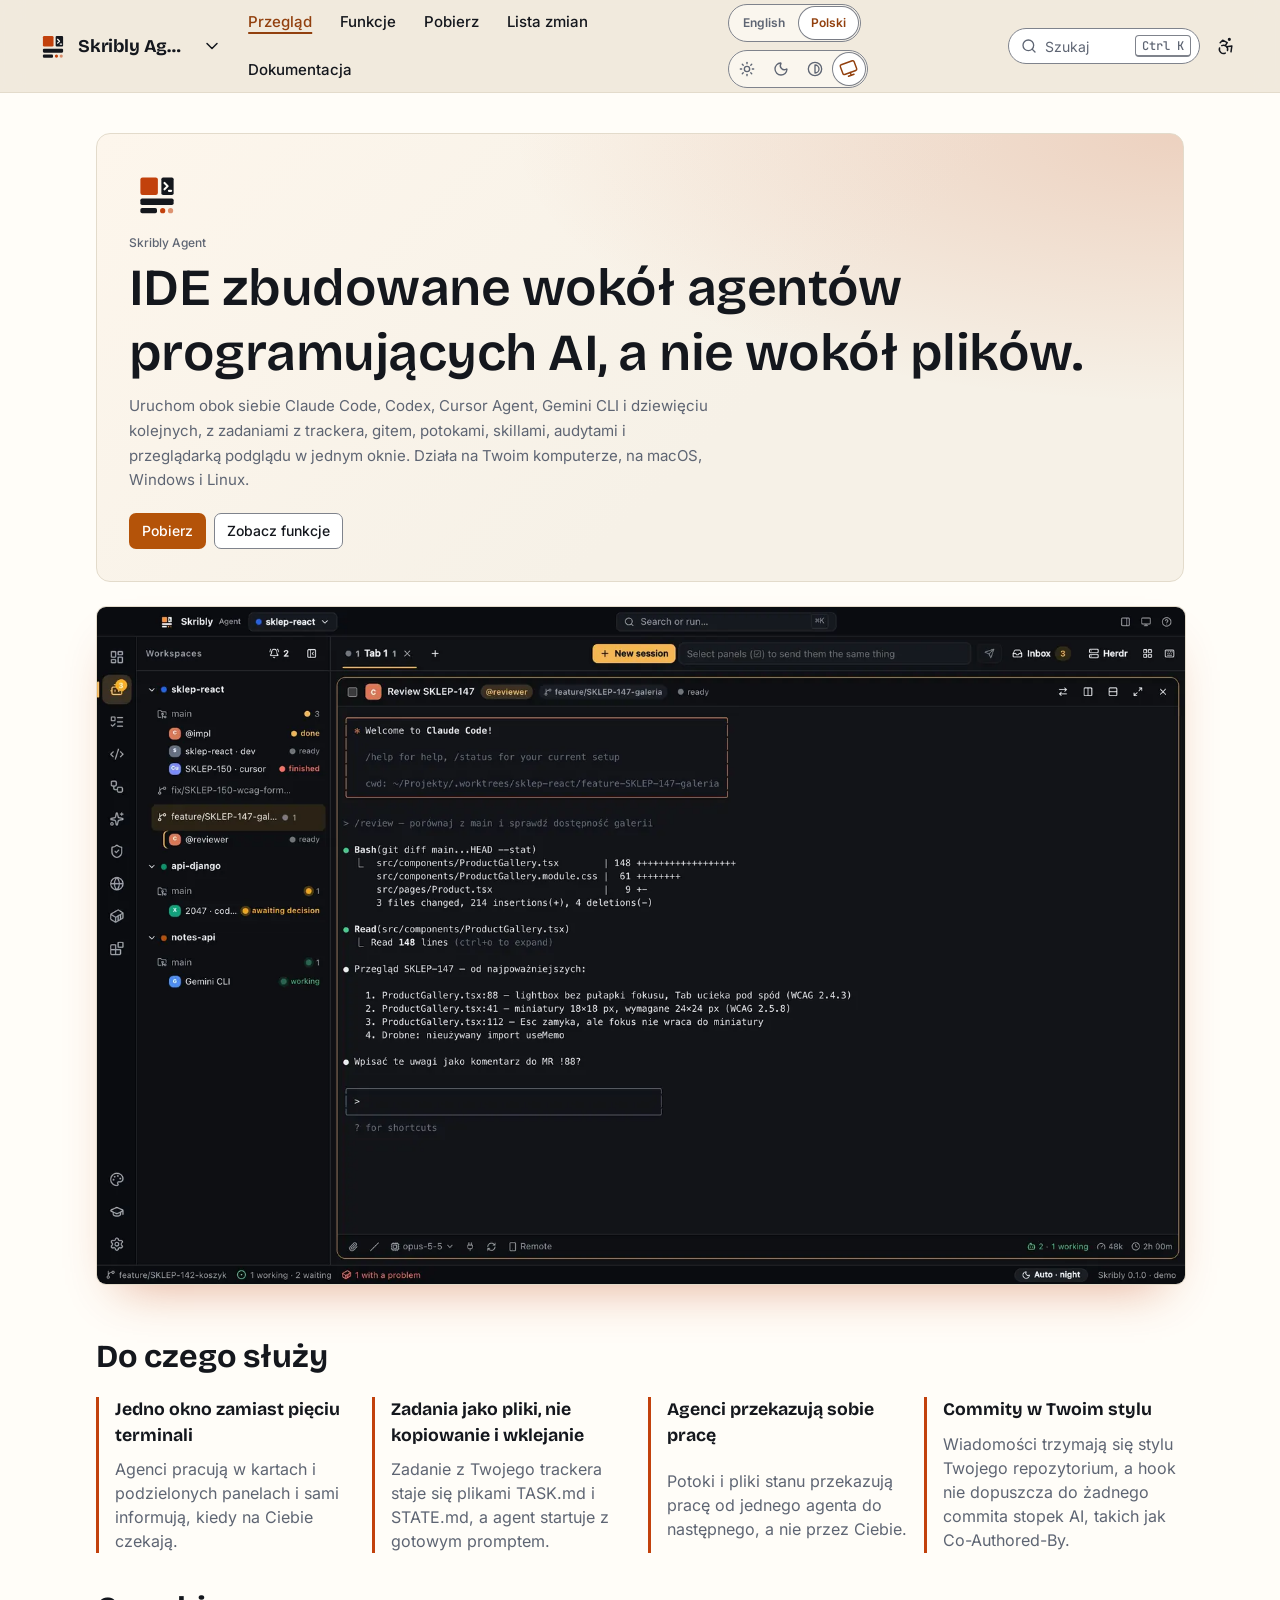
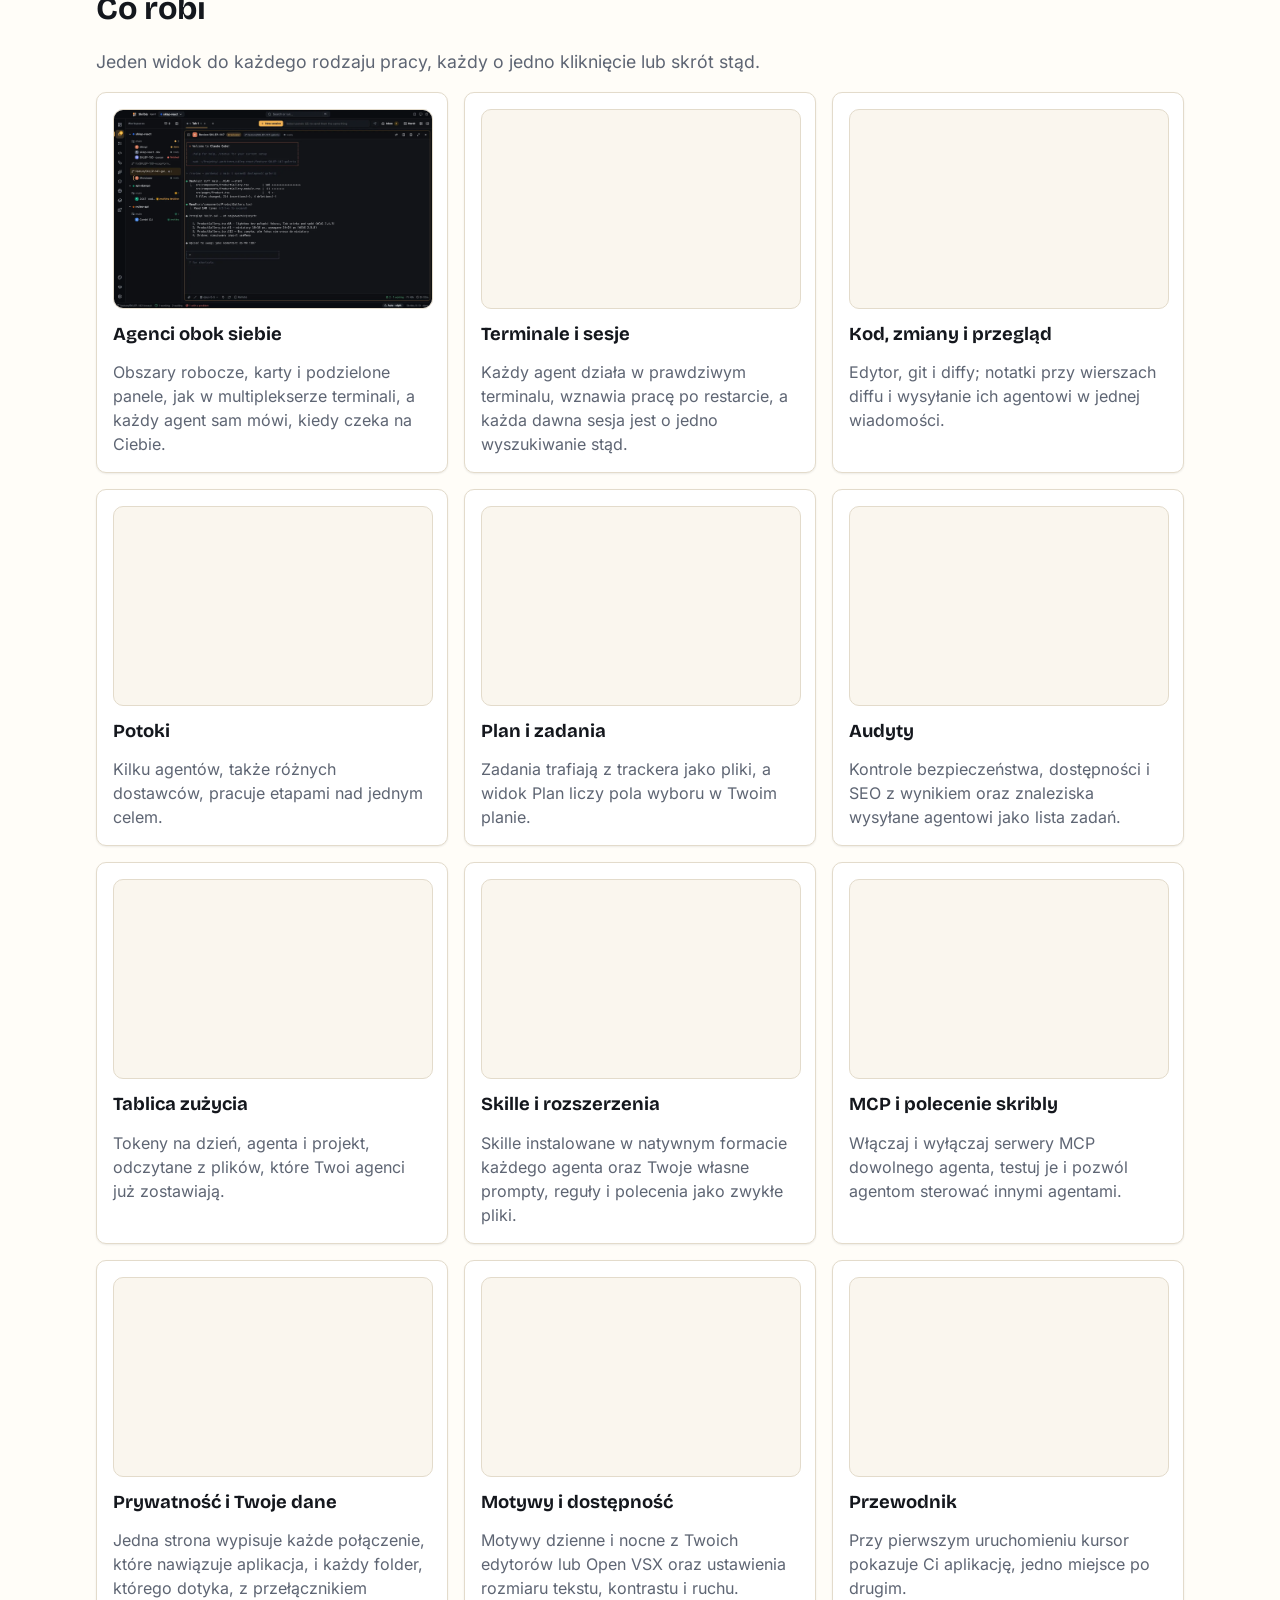
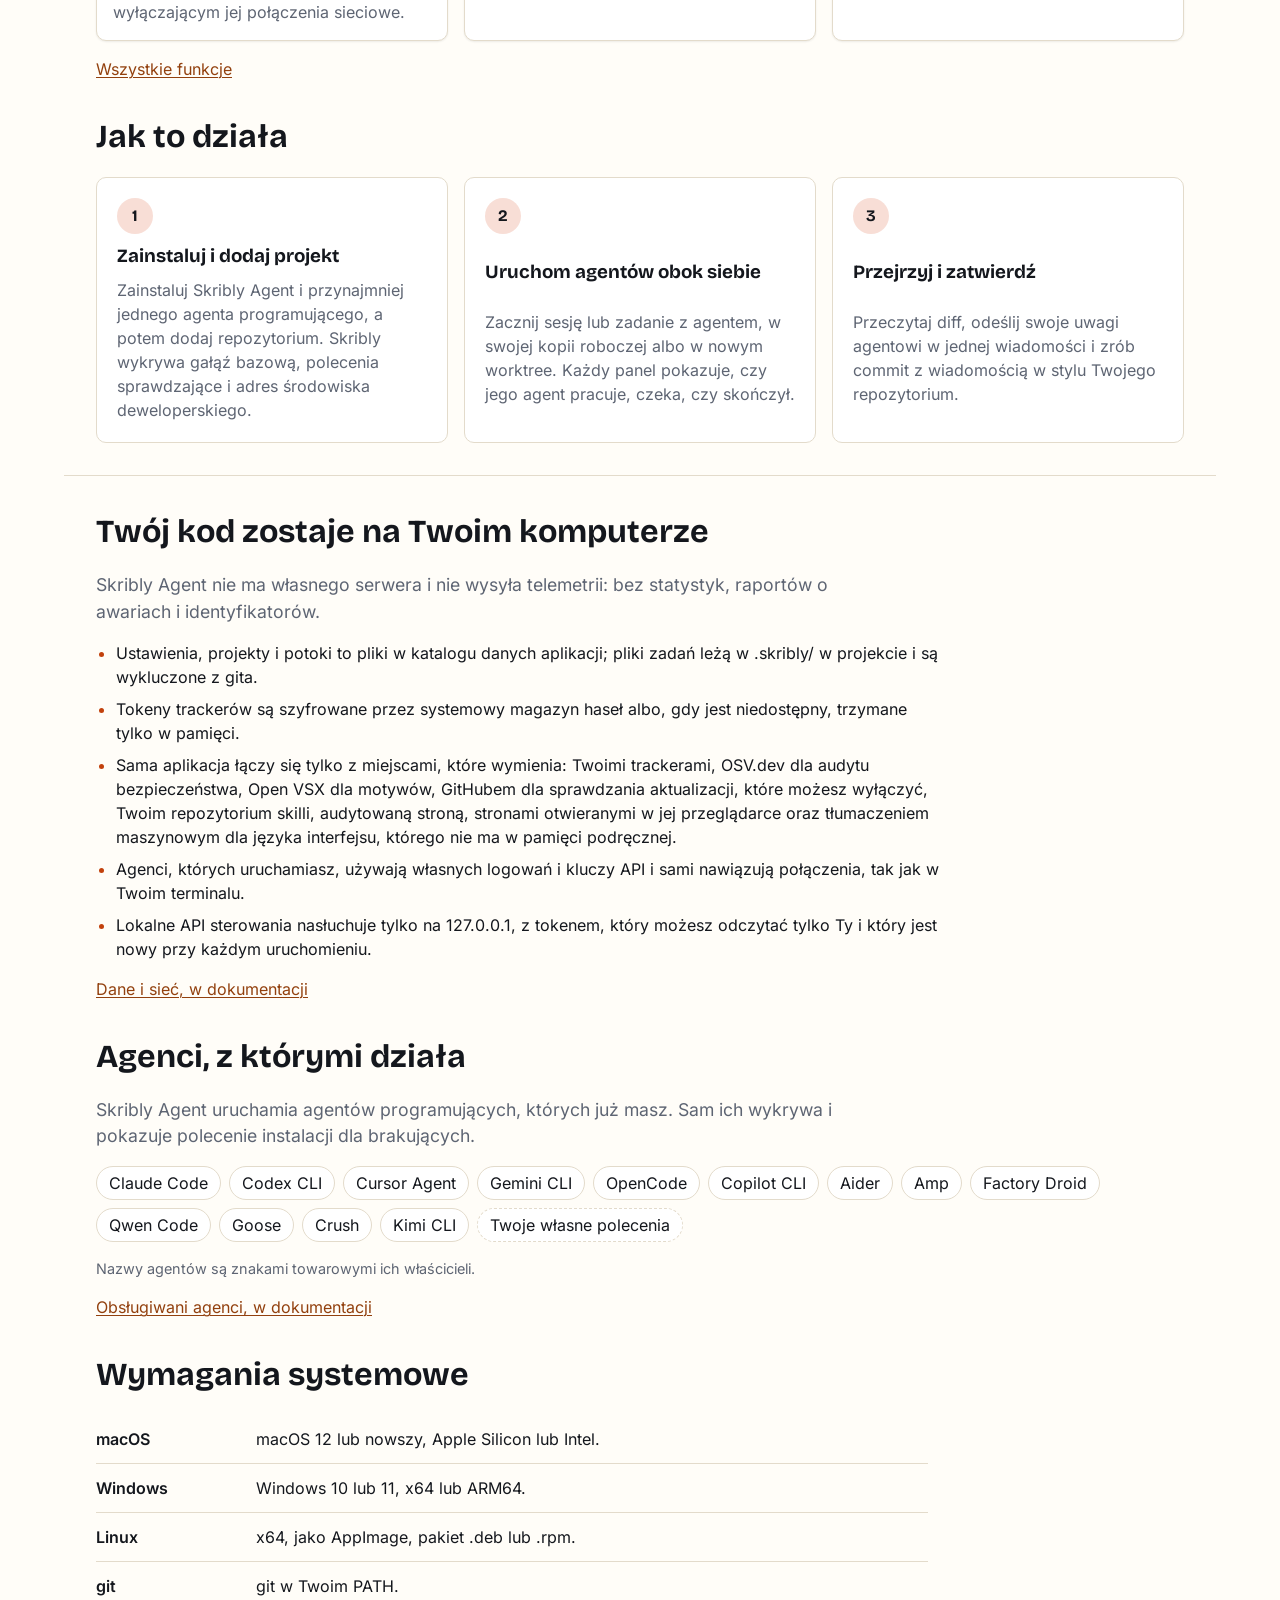
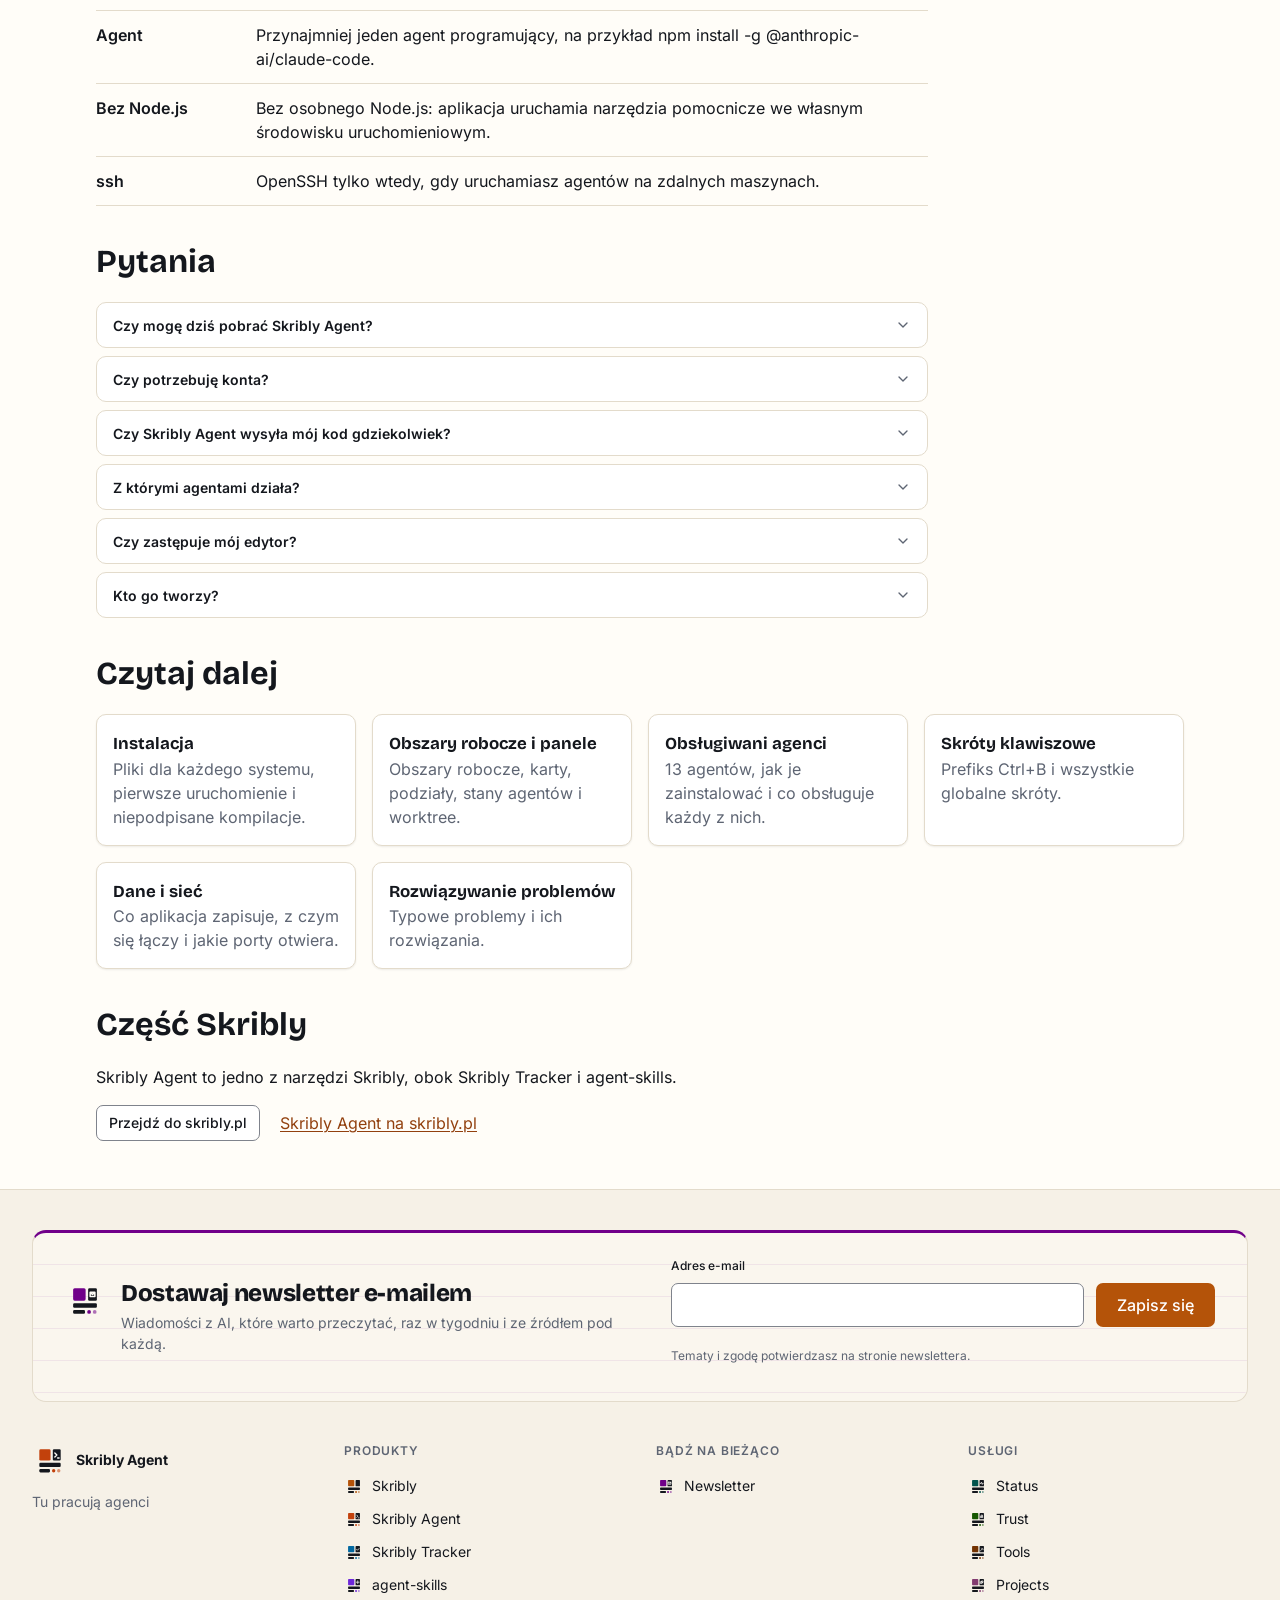
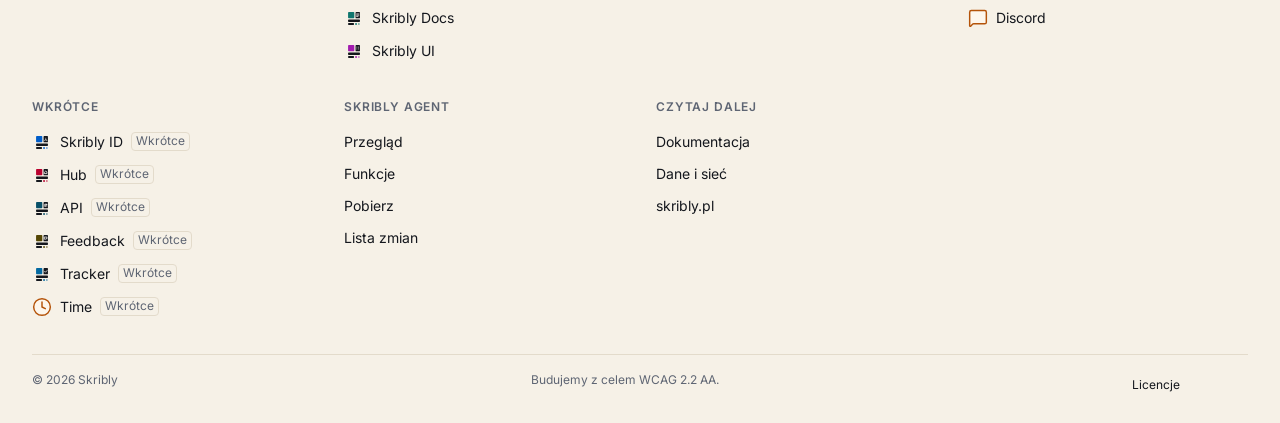
<file: pl/index.html>
<!DOCTYPE html><html lang="pl" dir="ltr"><head><meta charset="utf-8"><meta name="viewport" content="width=device-width, initial-scale=1"><meta http-equiv="Content-Security-Policy" content="default-src 'none'; connect-src 'self'; script-src 'self' 'wasm-unsafe-eval'; style-src 'self'; img-src 'self' data:; font-src 'self'; manifest-src 'self'; media-src 'self'; base-uri 'none'; form-action https://newsletter.skribly.pl; upgrade-insecure-requests"><title>Skribly Agent · IDE zbudowane wokół agentów programujących AI | Skribly Agent</title><meta name="description" content="Skribly Agent to IDE na komputer zbudowane wokół agentów programujących AI, a nie wokół plików: agenci obok siebie, zadania jako pliki, git, potoki, skille i audyty w jednym oknie, na Twoim komputerze."><link rel="canonical" href="https://agent.skribly.pl/pl/"><link rel="alternate" hreflang="en" href="https://agent.skribly.pl/"><link rel="alternate" hreflang="pl" href="https://agent.skribly.pl/pl/"><link rel="alternate" hreflang="x-default" href="https://agent.skribly.pl/"><script src="/_astro/prepaint.iife.DfruCCWJ.js"></script><meta name="color-scheme" content="light dark"><meta name="theme-color" media="(prefers-color-scheme: light)" content="#fffdf8"><meta name="theme-color" media="(prefers-color-scheme: dark)" content="#111318"><meta name="referrer" content="strict-origin-when-cross-origin"><link rel="preload" href="/_astro/inter-latin-wght-normal.Dx4kXJAl.woff2" as="font" type="font/woff2" crossorigin><link rel="preload" href="/_astro/bricolage-grotesque-latin-wght-normal.DLoelf7F.woff2" as="font" type="font/woff2" crossorigin><link rel="icon" href="/favicon-32.png" sizes="32x32" type="image/png"><link rel="icon" href="/favicon.svg" type="image/svg+xml"><link rel="apple-touch-icon" href="/apple-touch-icon.png"><link rel="manifest" href="/manifest.webmanifest"><meta property="og:type" content="website"><meta property="og:site_name" content="Skribly Agent"><meta property="og:locale" content="pl_PL"><meta property="og:url" content="https://agent.skribly.pl/pl/"><meta property="og:title" content="Skribly Agent · IDE zbudowane wokół agentów programujących AI | Skribly Agent"><meta property="og:description" content="Skribly Agent to IDE na komputer zbudowane wokół agentów programujących AI, a nie wokół plików: agenci obok siebie, zadania jako pliki, git, potoki, skille i audyty w jednym oknie, na Twoim komputerze."><meta property="og:image" content="https://agent.skribly.pl/og/pl/image.png"><meta property="og:image:width" content="1200"><meta property="og:image:height" content="630"><meta property="og:image:alt" content="Skribly Agent · IDE zbudowane wokół agentów programujących AI | Skribly Agent"><meta name="twitter:card" content="summary_large_image"><meta name="twitter:title" content="Skribly Agent · IDE zbudowane wokół agentów programujących AI | Skribly Agent"><meta name="twitter:description" content="Skribly Agent to IDE na komputer zbudowane wokół agentów programujących AI, a nie wokół plików: agenci obok siebie, zadania jako pliki, git, potoki, skille i audyty w jednym oknie, na Twoim komputerze."><meta name="twitter:image" content="https://agent.skribly.pl/og/pl/image.png"><script type="application/ld+json">{"@context":"https://schema.org","@graph":[{"@type":"Organization","@id":"https://skribly.pl/#organization","name":"Skribly","url":"https://skribly.pl/","logo":"https://skribly.pl/img/icons/icon-512.png","sameAs":["https://docs.skribly.pl/","https://ui.skribly.pl/"]},{"@type":"WebSite","@id":"https://agent.skribly.pl/#website","name":"Skribly Agent","url":"https://agent.skribly.pl/","inLanguage":"pl","description":"Skribly Agent to IDE na komputer zbudowane wokół agentów programujących AI, a nie wokół plików: agenci obok siebie, zadania jako pliki, git, potoki, skille i audyty w jednym oknie, na Twoim komputerze.","publisher":{"@id":"https://skribly.pl/#organization"}},{"@type":"WebPage","@id":"https://agent.skribly.pl/pl/#page","url":"https://agent.skribly.pl/pl/","name":"Skribly Agent · IDE zbudowane wokół agentów programujących AI | Skribly Agent","description":"Skribly Agent to IDE na komputer zbudowane wokół agentów programujących AI, a nie wokół plików: agenci obok siebie, zadania jako pliki, git, potoki, skille i audyty w jednym oknie, na Twoim komputerze.","inLanguage":"pl","isPartOf":{"@id":"https://agent.skribly.pl/#website"},"publisher":{"@id":"https://skribly.pl/#organization"}},{"@type":"SoftwareApplication","@id":"https://agent.skribly.pl/#app","name":"Skribly Agent","applicationCategory":"DeveloperApplication","operatingSystem":"macOS 12+, Windows 10, Windows 11, Linux","description":"IDE zbudowane wokół agentów programujących AI, a nie wokół plików.","url":"https://agent.skribly.pl/pl/","inLanguage":["en","pl"],"screenshot":"https://agent.skribly.pl/screens/agents.webp","author":{"@type":"Organization","name":"Skribly","url":"https://skribly.pl"}}]}</script><link rel="stylesheet" href="/_astro/Page.BQjH1KUT.css"><link rel="stylesheet" href="/_astro/_.._0RKXeTr.css"></head><body class="sk-page"><a class="sk-skip-link" href="#content">Przejdź do treści</a><header class="sk-site-header sk-product--agent" data-sk-header><div class="sk-container sk-container--wide sk-site-header__bar"><div class="sk-site-header__brand"><a class="sk-site-header__home" href="/pl/" aria-label="Skribly Agent, strona główna"><svg class="sk-logo sk-logo--agent" viewBox="0 0 64 64" width="2.125rem" height="2.125rem" focusable="false" aria-hidden="true"><rect x="13" y="13" width="20" height="20" rx="2.5" fill="var(--sk-tool-agent)"/><rect x="37" y="13" width="14" height="20" rx="2" fill="currentColor"/><path d="M40.6 19.4l3.6 3.6-3.6 3.6M45.6 28.4h2.6" fill="none" stroke="var(--sk-bg)" stroke-width="2.4" stroke-linecap="round" stroke-linejoin="round"/><rect x="13" y="37" width="38" height="7.5" rx="2" fill="currentColor"/><rect x="13" y="48" width="19" height="6" rx="2" fill="currentColor"/><circle cx="38.5" cy="51" r="3" fill="var(--sk-tool-agent)"/><circle cx="47.5" cy="51" r="3" fill="var(--sk-tool-agent)" opacity="0.55"/></svg><span class="sk-site-header__name">Skribly Agent</span></a><details class="sk-dropdown sk-ecosystem"><summary class="sk-icon-button sk-ecosystem__toggle" aria-label="Przełącz produkt" title="Przełącz produkt"><svg class="sk-icon sk-dropdown__chevron" viewBox="0 0 24 24" focusable="false" data-icon="chevron.down" aria-hidden="true"><path d="m6 9 6 6 6-6"></path></svg></summary><div class="sk-dropdown__panel"><p class="sk-ecosystem__title" id="sk-ecosystem-agent">Produkty Skribly</p><ul class="sk-ecosystem__list" aria-labelledby="sk-ecosystem-agent"><li><a class="sk-ecosystem__item sk-product--skribly" href="https://skribly.pl/pl/" hreflang="pl"><svg class="sk-logo sk-logo--skribly" viewBox="0 0 64 64" width="2.25rem" height="2.25rem" focusable="false" aria-hidden="true"><rect x="13" y="13" width="20" height="20" rx="2.5" fill="var(--sk-accent)"/><rect x="37" y="13" width="14" height="20" rx="2" fill="currentColor"/><rect x="13" y="37" width="38" height="7.5" rx="2" fill="currentColor"/><rect x="13" y="48" width="19" height="6" rx="2" fill="currentColor"/><circle cx="38.5" cy="51" r="3" fill="var(--sk-accent)"/><circle cx="47.5" cy="51" r="3" fill="var(--sk-accent)" opacity="0.55"/></svg><span><strong>Skribly</strong><span>Jedno miejsce dla agentów, zadań i zasad</span></span></a></li><li><a class="sk-ecosystem__item sk-product--agent" href="https://agent.skribly.pl/" aria-current="true"><svg class="sk-logo sk-logo--agent" viewBox="0 0 64 64" width="2.25rem" height="2.25rem" focusable="false" aria-hidden="true"><rect x="13" y="13" width="20" height="20" rx="2.5" fill="var(--sk-tool-agent)"/><rect x="37" y="13" width="14" height="20" rx="2" fill="currentColor"/><path d="M40.6 19.4l3.6 3.6-3.6 3.6M45.6 28.4h2.6" fill="none" stroke="var(--sk-bg)" stroke-width="2.4" stroke-linecap="round" stroke-linejoin="round"/><rect x="13" y="37" width="38" height="7.5" rx="2" fill="currentColor"/><rect x="13" y="48" width="19" height="6" rx="2" fill="currentColor"/><circle cx="38.5" cy="51" r="3" fill="var(--sk-tool-agent)"/><circle cx="47.5" cy="51" r="3" fill="var(--sk-tool-agent)" opacity="0.55"/></svg><span><strong>Skribly Agent</strong><span>Tu pracują agenci</span></span><span class="sk-ecosystem__here">Tu jesteś</span></a></li><li><a class="sk-ecosystem__item sk-product--tracker" href="https://skribly.pl/pl/apps/skribly-tracker/" hreflang="pl"><svg class="sk-logo sk-logo--tracker" viewBox="0 0 64 64" width="2.25rem" height="2.25rem" focusable="false" aria-hidden="true"><rect x="13" y="13" width="20" height="20" rx="2.5" fill="var(--sk-tool-tracker)"/><rect x="37" y="13" width="14" height="20" rx="2" fill="currentColor"/><path d="M40.4 23.6l2.8 2.8 4.8-5.4" fill="none" stroke="var(--sk-bg)" stroke-width="2.4" stroke-linecap="round" stroke-linejoin="round"/><rect x="13" y="37" width="38" height="7.5" rx="2" fill="currentColor"/><rect x="13" y="48" width="19" height="6" rx="2" fill="currentColor"/><circle cx="38.5" cy="51" r="3" fill="var(--sk-tool-tracker)"/><circle cx="47.5" cy="51" r="3" fill="var(--sk-tool-tracker)" opacity="0.55"/></svg><span><strong>Skribly Tracker</strong><span>Tu powstają zadania</span></span></a></li><li><a class="sk-ecosystem__item sk-product--skills" href="https://skribly.pl/pl/apps/agent-skills/" hreflang="pl"><svg class="sk-logo sk-logo--skills" viewBox="0 0 64 64" width="2.25rem" height="2.25rem" focusable="false" aria-hidden="true"><rect x="13" y="13" width="20" height="20" rx="2.5" fill="var(--sk-tool-skills)"/><rect x="37" y="13" width="14" height="20" rx="2" fill="currentColor"/><path d="M44 18.6v8.8M39.6 23h8.8" fill="none" stroke="var(--sk-bg)" stroke-width="2.4" stroke-linecap="round" stroke-linejoin="round"/><rect x="13" y="37" width="38" height="7.5" rx="2" fill="currentColor"/><rect x="13" y="48" width="19" height="6" rx="2" fill="currentColor"/><circle cx="38.5" cy="51" r="3" fill="var(--sk-tool-skills)"/><circle cx="47.5" cy="51" r="3" fill="var(--sk-tool-skills)" opacity="0.55"/></svg><span><strong>agent-skills</strong><span>Tu mieszkają zasady</span></span></a></li><li><a class="sk-ecosystem__item sk-product--docs" href="https://docs.skribly.pl/"><svg class="sk-logo sk-logo--docs" viewBox="0 0 64 64" width="2.25rem" height="2.25rem" focusable="false" aria-hidden="true"><rect x="13" y="13" width="20" height="20" rx="2.5" fill="var(--sk-tool-docs)"/><rect x="37" y="13" width="14" height="20" rx="2" fill="currentColor"/><path d="M40.4 19h7.2M40.4 23h7.2M40.4 27h4.4" fill="none" stroke="var(--sk-bg)" stroke-width="2.4" stroke-linecap="round" stroke-linejoin="round"/><rect x="13" y="37" width="38" height="7.5" rx="2" fill="currentColor"/><rect x="13" y="48" width="19" height="6" rx="2" fill="currentColor"/><circle cx="38.5" cy="51" r="3" fill="var(--sk-tool-docs)"/><circle cx="47.5" cy="51" r="3" fill="var(--sk-tool-docs)" opacity="0.55"/></svg><span><strong>Skribly Docs</strong><span>Poradniki i dokumentacja</span></span></a></li><li><a class="sk-ecosystem__item sk-product--ui" href="https://ui.skribly.pl/"><svg class="sk-logo sk-logo--ui" viewBox="0 0 64 64" width="2.25rem" height="2.25rem" focusable="false" aria-hidden="true"><rect x="13" y="13" width="20" height="20" rx="2.5" fill="var(--sk-tool-ui)"/><rect x="37" y="13" width="14" height="20" rx="2" fill="currentColor"/><path d="M41.2 19.6h.01M46.8 19.6h.01M41.2 25.4h.01M46.8 25.4h.01" fill="none" stroke="var(--sk-bg)" stroke-width="2.4" stroke-linecap="round" stroke-linejoin="round"/><rect x="13" y="37" width="38" height="7.5" rx="2" fill="currentColor"/><rect x="13" y="48" width="19" height="6" rx="2" fill="currentColor"/><circle cx="38.5" cy="51" r="3" fill="var(--sk-tool-ui)"/><circle cx="47.5" cy="51" r="3" fill="var(--sk-tool-ui)" opacity="0.55"/></svg><span><strong>Skribly UI</strong><span>Tokeny i komponenty</span></span></a></li></ul><p class="sk-ecosystem__title" id="sk-ecosystem-agent-channels">Bądź na bieżąco</p><ul class="sk-ecosystem__list" aria-labelledby="sk-ecosystem-agent-channels"><li><a class="sk-ecosystem__item sk-product--newsletter" href="https://newsletter.skribly.pl/pl/" hreflang="pl"><svg class="sk-logo sk-logo--newsletter" viewBox="0 0 64 64" width="2.25rem" height="2.25rem" focusable="false" aria-hidden="true"><rect x="13" y="13" width="20" height="20" rx="2.5" fill="var(--sk-tool-newsletter)"/><rect x="37" y="13" width="14" height="20" rx="2" fill="currentColor"/><path d="M40.2 19.6h7.6v6.8h-7.6zM40.6 20.2l3.4 2.8 3.4-2.8" fill="none" stroke="var(--sk-bg)" stroke-width="2.4" stroke-linecap="round" stroke-linejoin="round"/><rect x="13" y="37" width="38" height="7.5" rx="2" fill="currentColor"/><rect x="13" y="48" width="19" height="6" rx="2" fill="currentColor"/><circle cx="38.5" cy="51" r="3" fill="var(--sk-tool-newsletter)"/><circle cx="47.5" cy="51" r="3" fill="var(--sk-tool-newsletter)" opacity="0.55"/></svg><span><strong>Skribly Newsletter</strong><span>Wiadomości o AI co tydzień, każda ze źródłem</span></span></a></li></ul><p class="sk-ecosystem__title" id="sk-ecosystem-agent-services">Usługi</p><ul class="sk-ecosystem__list" aria-labelledby="sk-ecosystem-agent-services"><li><a class="sk-ecosystem__item sk-product--status" href="https://status.skribly.pl/pl/" hreflang="pl"><svg class="sk-logo sk-logo--status" viewBox="0 0 64 64" width="2.25rem" height="2.25rem" focusable="false" aria-hidden="true"><rect x="13" y="13" width="20" height="20" rx="2.5" fill="var(--sk-tool-status)"/><rect x="37" y="13" width="14" height="20" rx="2" fill="currentColor"/><path d="M39.6 23.6h2.2l1.4-3.6 2.4 6.8 1.4-3.2h1.4" fill="none" stroke="var(--sk-bg)" stroke-width="2.4" stroke-linecap="round" stroke-linejoin="round"/><rect x="13" y="37" width="38" height="7.5" rx="2" fill="currentColor"/><rect x="13" y="48" width="19" height="6" rx="2" fill="currentColor"/><circle cx="38.5" cy="51" r="3" fill="var(--sk-tool-status)"/><circle cx="47.5" cy="51" r="3" fill="var(--sk-tool-status)" opacity="0.55"/></svg><span><strong>Skribly Status</strong><span>Czy każda usługa działa</span></span></a></li><li><a class="sk-ecosystem__item sk-product--trust" href="https://trust.skribly.pl/pl/" hreflang="pl"><svg class="sk-logo sk-logo--trust" viewBox="0 0 64 64" width="2.25rem" height="2.25rem" focusable="false" aria-hidden="true"><rect x="13" y="13" width="20" height="20" rx="2.5" fill="var(--sk-tool-trust)"/><rect x="37" y="13" width="14" height="20" rx="2" fill="currentColor"/><path d="M41.8 22.6v-3h4.4v3M40.8 24.2h6.4v2.8h-6.4z" fill="none" stroke="var(--sk-bg)" stroke-width="2.4" stroke-linecap="round" stroke-linejoin="round"/><rect x="13" y="37" width="38" height="7.5" rx="2" fill="currentColor"/><rect x="13" y="48" width="19" height="6" rx="2" fill="currentColor"/><circle cx="38.5" cy="51" r="3" fill="var(--sk-tool-trust)"/><circle cx="47.5" cy="51" r="3" fill="var(--sk-tool-trust)" opacity="0.55"/></svg><span><strong>Skribly Trust</strong><span>Bezpieczeństwo, prywatność i dostępność</span></span></a></li><li><a class="sk-ecosystem__item sk-product--tools" href="https://tools.skribly.pl/pl/" hreflang="pl"><svg class="sk-logo sk-logo--tools" viewBox="0 0 64 64" width="2.25rem" height="2.25rem" focusable="false" aria-hidden="true"><rect x="13" y="13" width="20" height="20" rx="2.5" fill="var(--sk-tool-tools)"/><rect x="37" y="13" width="14" height="20" rx="2" fill="currentColor"/><path d="M40.8 27.2L46 22M43.8 19.8l4.4 4.4" fill="none" stroke="var(--sk-bg)" stroke-width="2.4" stroke-linecap="round" stroke-linejoin="round"/><rect x="13" y="37" width="38" height="7.5" rx="2" fill="currentColor"/><rect x="13" y="48" width="19" height="6" rx="2" fill="currentColor"/><circle cx="38.5" cy="51" r="3" fill="var(--sk-tool-tools)"/><circle cx="47.5" cy="51" r="3" fill="var(--sk-tool-tools)" opacity="0.55"/></svg><span><strong>Skribly Tools</strong><span>Małe narzędzia w przeglądarce</span></span></a></li><li><a class="sk-ecosystem__item sk-product--projects" href="https://projects.skribly.pl/pl/" hreflang="pl"><svg class="sk-logo sk-logo--projects" viewBox="0 0 64 64" width="2.25rem" height="2.25rem" focusable="false" aria-hidden="true"><rect x="13" y="13" width="20" height="20" rx="2.5" fill="var(--sk-tool-projects)"/><rect x="37" y="13" width="14" height="20" rx="2" fill="currentColor"/><path d="M40.4 21.8h4.8v4.8h-4.8zM43 21.8v-2.6h4.8v4.8h-2.6" fill="none" stroke="var(--sk-bg)" stroke-width="2.4" stroke-linecap="round" stroke-linejoin="round"/><rect x="13" y="37" width="38" height="7.5" rx="2" fill="currentColor"/><rect x="13" y="48" width="19" height="6" rx="2" fill="currentColor"/><circle cx="38.5" cy="51" r="3" fill="var(--sk-tool-projects)"/><circle cx="47.5" cy="51" r="3" fill="var(--sk-tool-projects)" opacity="0.55"/></svg><span><strong>Skribly Projects</strong><span>Każda część i jej postęp</span></span></a></li><li><a class="sk-ecosystem__item sk-product--discord" href="https://dc.skribly.pl/pl/" hreflang="pl"><svg class="sk-icon sk-icon--duo sk-ecosystem__icon" viewBox="0 0 24 24" focusable="false" data-icon="content.comment" aria-hidden="true"><g class="sk-icon__fill"><path d="M22 17a2 2 0 0 1-2 2H6.828a2 2 0 0 0-1.414.586l-2.202 2.202A.71.71 0 0 1 2 21.286V5a2 2 0 0 1 2-2h16a2 2 0 0 1 2 2z"></path></g><path d="M22 17a2 2 0 0 1-2 2H6.828a2 2 0 0 0-1.414.586l-2.202 2.202A.71.71 0 0 1 2 21.286V5a2 2 0 0 1 2-2h16a2 2 0 0 1 2 2z"></path></svg><span><strong>Discord</strong><span>Rozmowy z osobami, które budują Skribly</span></span></a></li></ul></div></details></div><div class="sk-site-header__quick"><button class="sk-search-button sk-site-header__wide" type="button" data-sk-search-open data-sk-needs-js aria-haspopup="dialog" aria-controls="sk-search" aria-keyshortcuts="Control+K /"><svg class="sk-icon" viewBox="0 0 24 24" focusable="false" data-icon="action.search" aria-hidden="true"><g class="sk-icon__fill"><circle cx="11" cy="11" r="8"></circle></g><path d="m21 21-4.34-4.34"></path><circle cx="11" cy="11" r="8"></circle></svg><span>Szukaj</span><kbd class="sk-kbd" aria-hidden="true">Ctrl K</kbd></button><button class="sk-icon-button sk-site-header__narrow" type="button" data-sk-search-open data-sk-needs-js aria-label="Szukaj" aria-haspopup="dialog" aria-controls="sk-search" aria-keyshortcuts="Control+K /"><svg class="sk-icon" viewBox="0 0 24 24" focusable="false" data-icon="action.search" aria-hidden="true"><g class="sk-icon__fill"><circle cx="11" cy="11" r="8"></circle></g><path d="m21 21-4.34-4.34"></path><circle cx="11" cy="11" r="8"></circle></svg></button><button class="sk-icon-button" type="button" data-sk-a11y-open data-sk-needs-js aria-controls="sk-a11y-panel" aria-expanded="false" aria-label="Dostępność" title="Otwórz ustawienia dostępności"><svg class="sk-icon" viewBox="0 0 24 24" focusable="false" data-icon="nav.accessibility" aria-hidden="true"><g class="sk-icon__fill"><circle cx="16" cy="4" r="1"></circle></g><circle cx="16" cy="4" r="1"></circle><path d="m18 19 1-7-6 1"></path><path d="m5 8 3-3 5.5 3-2.36 3.5"></path><path d="M4.24 14.5a5 5 0 0 0 6.88 6"></path><path d="M13.76 17.5a5 5 0 0 0-6.88-6"></path></svg></button><button class="sk-icon-button sk-site-header__menu-toggle" type="button" data-sk-menu-toggle data-sk-needs-js aria-expanded="false" aria-controls="sk-site-drawer-agent" aria-label="Menu" data-open="Menu" data-close="Zamknij menu"><span class="sk-burger" aria-hidden="true"><span></span><span></span><span></span></span></button></div><div class="sk-site-header__drawer" id="sk-site-drawer-agent"><nav class="sk-site-nav" aria-label="Główna nawigacja"><ul class="sk-site-nav__list"><li><a class="sk-site-nav__link" href="/pl/" aria-current="page">Przegląd</a></li><li><a class="sk-site-nav__link" href="/pl/features/">Funkcje</a></li><li><a class="sk-site-nav__link" href="/pl/download/">Pobierz</a></li><li><a class="sk-site-nav__link" href="/pl/changelog/">Lista zmian</a></li><li><a class="sk-site-nav__link" href="https://docs.skribly.pl/pl/agent/">Dokumentacja</a></li></ul></nav><div class="sk-site-header__tools"><nav class="sk-language-switch" aria-label="Język"><ul><li><a href="/" lang="en" hreflang="en">English</a></li><li><span lang="pl" aria-current="true">Polski</span></li></ul></nav><fieldset class="sk-theme-switch" data-sk-theme-switch><legend class="sk-visually-hidden">Motyw</legend><label title="Dzień"><input type="radio" name="sk-theme-3tnxpx" value="light"><svg class="sk-icon" viewBox="0 0 24 24" focusable="false" data-icon="theme.light" aria-hidden="true"><g class="sk-icon__fill"><circle cx="12" cy="12" r="4"></circle></g><circle cx="12" cy="12" r="4"></circle><path d="M12 2v2"></path><path d="M12 20v2"></path><path d="m4.93 4.93 1.41 1.41"></path><path d="m17.66 17.66 1.41 1.41"></path><path d="M2 12h2"></path><path d="M20 12h2"></path><path d="m6.34 17.66-1.41 1.41"></path><path d="m19.07 4.93-1.41 1.41"></path></svg><span class="sk-visually-hidden">Dzień</span></label><label title="Noc"><input type="radio" name="sk-theme-3tnxpx" value="dark"><svg class="sk-icon" viewBox="0 0 24 24" focusable="false" data-icon="theme.dark" aria-hidden="true"><g class="sk-icon__fill"><path d="M20.985 12.486a9 9 0 1 1-9.473-9.472c.405-.022.617.46.402.803a6 6 0 0 0 8.268 8.268c.344-.215.825-.004.803.401"></path></g><path d="M20.985 12.486a9 9 0 1 1-9.473-9.472c.405-.022.617.46.402.803a6 6 0 0 0 8.268 8.268c.344-.215.825-.004.803.401"></path></svg><span class="sk-visually-hidden">Noc</span></label><label title="Wysoki kontrast"><input type="radio" name="sk-theme-3tnxpx" value="contrast"><svg class="sk-icon" viewBox="0 0 24 24" focusable="false" data-icon="theme.contrast" aria-hidden="true"><g class="sk-icon__fill"><circle cx="12" cy="12" r="10"></circle><path d="M12 18a6 6 0 0 0 0-12v12z"></path></g><circle cx="12" cy="12" r="10"></circle><path d="M12 18a6 6 0 0 0 0-12v12z"></path></svg><span class="sk-visually-hidden">Wysoki kontrast</span></label><label title="Jak w systemie"><input type="radio" name="sk-theme-3tnxpx" value="system" checked><svg class="sk-icon" viewBox="0 0 24 24" focusable="false" data-icon="theme.system" aria-hidden="true"><g class="sk-icon__fill"><rect rx="2" x="2" y="3" width="20" height="14"></rect></g><rect rx="2" x="2" y="3" width="20" height="14"></rect><line x1="8" y1="21" x2="16" y2="21"></line><line x1="12" y1="17" x2="12" y2="21"></line></svg><span class="sk-visually-hidden">Jak w systemie</span></label></fieldset><script type="module" src="/_astro/ThemeSwitch.astro_astro_type_script_index_0_lang.CFWxGLRv.js"></script></div></div></div></header><script type="module" src="/_astro/SiteHeader.astro_astro_type_script_index_0_lang.C7ESqmu-.js"></script><main class="sk-page__main sk-page__main--full site-main sk-product--agent" id="content" tabindex="-1" data-pagefind-body><div class="sk-container hero-wrap"><header class="sk-hero sk-hero--home sk-hero--display sk-site-hero sk-product--agent" data-sk-hero="home"><div class="sk-hero__body"><span class="sk-site-hero__logo"><svg class="sk-logo sk-logo--agent" viewBox="0 0 64 64" width="3.5rem" height="3.5rem" focusable="false" aria-hidden="true"><rect x="13" y="13" width="20" height="20" rx="2.5" fill="var(--sk-tool-agent)"/><rect x="37" y="13" width="14" height="20" rx="2" fill="currentColor"/><path d="M40.6 19.4l3.6 3.6-3.6 3.6M45.6 28.4h2.6" fill="none" stroke="var(--sk-bg)" stroke-width="2.4" stroke-linecap="round" stroke-linejoin="round"/><rect x="13" y="37" width="38" height="7.5" rx="2" fill="currentColor"/><rect x="13" y="48" width="19" height="6" rx="2" fill="currentColor"/><circle cx="38.5" cy="51" r="3" fill="var(--sk-tool-agent)"/><circle cx="47.5" cy="51" r="3" fill="var(--sk-tool-agent)" opacity="0.55"/></svg></span><p class="sk-hero__eyebrow">Skribly Agent</p><h1 class="sk-hero__title">IDE zbudowane wokół agentów programujących AI, a nie wokół plików.</h1><p class="sk-hero__lead">Uruchom obok siebie Claude Code, Codex, Cursor Agent, Gemini CLI i dziewięciu kolejnych, z zadaniami z trackera, gitem, potokami, skillami, audytami i przeglądarką podglądu w jednym oknie. Działa na Twoim komputerze, na macOS, Windows i Linux.</p><div class="sk-hero__actions"><a class="sk-button" href="/pl/download/" data-action="download">Pobierz</a><a class="sk-button sk-button--outline" href="/pl/features/">Zobacz funkcje</a></div></div></header></div><div class="sk-container hero-shot"><img class="shot" src="/screens/agents.webp" width="1600" height="995" alt="Widok Agenci: drzewo projektów demonstracyjnych i ich worktree po lewej oraz panel Claude Code po prawej, podsumowujący diff i jego znaleziska dotyczące dostępności." loading="eager" decoding="async" fetchpriority="high"></div><section class="sk-container band" aria-labelledby="why"><h2 id="why">Do czego służy</h2><ul class="why" role="list"><li><h3>Jedno okno zamiast pięciu terminali</h3><p>Agenci pracują w kartach i podzielonych panelach i sami informują, kiedy na Ciebie czekają.</p></li><li><h3>Zadania jako pliki, nie kopiowanie i wklejanie</h3><p>Zadanie z Twojego trackera staje się plikami TASK.md i STATE.md, a agent startuje z gotowym promptem.</p></li><li><h3>Agenci przekazują sobie pracę</h3><p>Potoki i pliki stanu przekazują pracę od jednego agenta do następnego, a nie przez Ciebie.</p></li><li><h3>Commity w Twoim stylu</h3><p>Wiadomości trzymają się stylu Twojego repozytorium, a hook nie dopuszcza do żadnego commita stopek AI, takich jak Co-Authored-By.</p></li></ul></section><section class="sk-container band" aria-labelledby="what"><h2 id="what">Co robi</h2><p class="band__lead">Jeden widok do każdego rodzaju pracy, każdy o jedno kliknięcie lub skrót stąd.</p><ul class="feature-cards" role="list" data-sk-swipe><li class="sk-card sk-card--link feature-card" data-feature="agents"><img class="shot feature-card__shot" src="/screens/agents.webp" width="1600" height="995" alt="Widok Agenci: drzewo projektów demonstracyjnych i ich worktree po lewej oraz panel Claude Code po prawej, podsumowujący diff i jego znaleziska dotyczące dostępności." loading="lazy" decoding="async"><h3 class="feature-card__name"><a class="sk-card__link" href="/pl/features/#agents">Agenci obok siebie</a></h3><p>Obszary robocze, karty i podzielone panele, jak w multiplekserze terminali, a każdy agent sam mówi, kiedy czeka na Ciebie.</p></li><li class="sk-card sk-card--link feature-card" data-feature="terminals"><img class="shot feature-card__shot" src="/screens/session-history.webp" width="1600" height="995" alt="Historia sesji: pięć dawnych sesji agentów z tytułem, agentem, projektem, gałęzią, datą i tokenami, każda z przyciskiem Wznów." loading="lazy" decoding="async"><h3 class="feature-card__name"><a class="sk-card__link" href="/pl/features/#terminals">Terminale i sesje</a></h3><p>Każdy agent działa w prawdziwym terminalu, wznawia pracę po restarcie, a każda dawna sesja jest o jedno wyszukiwanie stąd.</p></li><li class="sk-card sk-card--link feature-card" data-feature="code"><img class="shot feature-card__shot" src="/screens/code-review.webp" width="1600" height="995" alt="Widok Kod: diff komponentu szuflady koszyka z dwiema uwagami do przeglądu pod nim i przyciskiem Wyślij do agenta." loading="lazy" decoding="async"><h3 class="feature-card__name"><a class="sk-card__link" href="/pl/features/#code">Kod, zmiany i przegląd</a></h3><p>Edytor, git i diffy; notatki przy wierszach diffu i wysyłanie ich agentowi w jednej wiadomości.</p></li><li class="sk-card sk-card--link feature-card" data-feature="pipelines"><img class="shot feature-card__shot" src="/screens/pipelines.webp" width="1480" height="920" alt="Widok Potoki w motywie dziennym: trzy wbudowane potoki po lewej, kroki Planista, Wykonawca i Recenzent potoku Plan, wykonanie i przegląd na grafie oraz opis działania po prawej." loading="lazy" decoding="async"><h3 class="feature-card__name"><a class="sk-card__link" href="/pl/features/#pipelines">Potoki</a></h3><p>Kilku agentów, także różnych dostawców, pracuje etapami nad jednym celem.</p></li><li class="sk-card sk-card--link feature-card" data-feature="plan"><img class="shot feature-card__shot" src="/screens/plan.webp" width="1600" height="995" alt="Widok Plan w motywie dziennym: pasek postępu 38 procent, pliki planu z postępem na plik i lista otwartych pozycji." loading="lazy" decoding="async"><h3 class="feature-card__name"><a class="sk-card__link" href="/pl/features/#plan">Plan i zadania</a></h3><p>Zadania trafiają z trackera jako pliki, a widok Plan liczy pola wyboru w Twoim planie.</p></li><li class="sk-card sk-card--link feature-card" data-feature="audits"><img class="shot feature-card__shot" src="/screens/audits.webp" width="1600" height="995" alt="Audyt bezpieczeństwa z wynikiem 40 na 100 i jedenastoma znaleziskami posortowanymi według ważności, od tokenu w skrypcie po zakresy wersji." loading="lazy" decoding="async"><h3 class="feature-card__name"><a class="sk-card__link" href="/pl/features/#audits">Audyty</a></h3><p>Kontrole bezpieczeństwa, dostępności i SEO z wynikiem oraz znaleziska wysyłane agentowi jako lista zadań.</p></li><li class="sk-card sk-card--link feature-card" data-feature="usage"><img class="shot feature-card__shot" src="/screens/usage-board.webp" width="1600" height="995" alt="Tablica zużycia tokenów: 14-dniowa tabela tokenów wejściowych, wyjściowych i pamięci podręcznej na agenta i projekt, z uwagą o tym, co da się zmierzyć dla każdego agenta." loading="lazy" decoding="async"><h3 class="feature-card__name"><a class="sk-card__link" href="/pl/features/#usage">Tablica zużycia</a></h3><p>Tokeny na dzień, agenta i projekt, odczytane z plików, które Twoi agenci już zostawiają.</p></li><li class="sk-card sk-card--link feature-card" data-feature="skills"><img class="shot feature-card__shot" src="/screens/skills.webp" width="1600" height="995" alt="Widok Skille: karty skilli do zainstalowania, takich jak Task workflow, Project-style commit i Pre-commit review, z filtrami kategorii i przyciskiem Synchronizuj." loading="lazy" decoding="async"><h3 class="feature-card__name"><a class="sk-card__link" href="/pl/features/#skills">Skille i rozszerzenia</a></h3><p>Skille instalowane w natywnym formacie każdego agenta oraz Twoje własne prompty, reguły i polecenia jako zwykłe pliki.</p></li><li class="sk-card sk-card--link feature-card" data-feature="mcp"><img class="shot feature-card__shot" src="/screens/mcp.webp" width="1600" height="995" alt="Karta serwerów MCP: serwery pogrupowane według agentów, Claude Code, Codex, Cursor Agent i Gemini CLI, z przełącznikami, zakresami i poleceniami uruchomienia." loading="lazy" decoding="async"><h3 class="feature-card__name"><a class="sk-card__link" href="/pl/features/#mcp">MCP i polecenie skribly</a></h3><p>Włączaj i wyłączaj serwery MCP dowolnego agenta, testuj je i pozwól agentom sterować innymi agentami.</p></li><li class="sk-card sk-card--link feature-card" data-feature="privacy"><img class="shot feature-card__shot" src="/screens/privacy.webp" width="1600" height="995" alt="Ustawienia, Prywatność i sieć: przełącznik blokujący wszystkie połączenia sieciowe aplikacji oraz karty wyjaśniające, czego nie obejmuje." loading="lazy" decoding="async"><h3 class="feature-card__name"><a class="sk-card__link" href="/pl/features/#privacy">Prywatność i Twoje dane</a></h3><p>Jedna strona wypisuje każde połączenie, które nawiązuje aplikacja, i każdy folder, którego dotyka, z przełącznikiem wyłączającym jej połączenia sieciowe.</p></li><li class="sk-card sk-card--link feature-card" data-feature="themes"><img class="shot feature-card__shot" src="/screens/themes.webp" width="1600" height="995" alt="Ustawienia wyglądu: wybrane motywy dzienny i nocny, suwak rozmiaru tekstu oraz siatka podglądów motywów ze źródeł wbudowanych, VS Code, Cursor i Windsurf." loading="lazy" decoding="async"><h3 class="feature-card__name"><a class="sk-card__link" href="/pl/features/#themes">Motywy i dostępność</a></h3><p>Motywy dzienne i nocne z Twoich edytorów lub Open VSX oraz ustawienia rozmiaru tekstu, kontrastu i ruchu.</p></li><li class="sk-card sk-card--link feature-card" data-feature="tour"><img class="shot feature-card__shot" src="/screens/tour.webp" width="1600" height="995" alt="Przewodnik, krok 2 z 15, wyjaśniający przełącznik projektów na przyciemnionym Pulpicie." loading="lazy" decoding="async"><h3 class="feature-card__name"><a class="sk-card__link" href="/pl/features/#tour">Przewodnik</a></h3><p>Przy pierwszym uruchomieniu kursor pokazuje Ci aplikację, jedno miejsce po drugim.</p></li></ul><p><a class="sk-link" href="/pl/features/">Wszystkie funkcje</a></p></section><section class="sk-container band" aria-labelledby="how"><h2 id="how">Jak to działa</h2><ol class="steps" role="list"><li class="steps__item"><span class="steps__number" aria-hidden="true">1</span><h3>Zainstaluj i dodaj projekt</h3><p>Zainstaluj Skribly Agent i przynajmniej jednego agenta programującego, a potem dodaj repozytorium. Skribly wykrywa gałąź bazową, polecenia sprawdzające i adres środowiska deweloperskiego.</p></li><li class="steps__item"><span class="steps__number" aria-hidden="true">2</span><h3>Uruchom agentów obok siebie</h3><p>Zacznij sesję lub zadanie z agentem, w swojej kopii roboczej albo w nowym worktree. Każdy panel pokazuje, czy jego agent pracuje, czeka, czy skończył.</p></li><li class="steps__item"><span class="steps__number" aria-hidden="true">3</span><h3>Przejrzyj i zatwierdź</h3><p>Przeczytaj diff, odeślij swoje uwagi agentowi w jednej wiadomości i zrób commit z wiadomością w stylu Twojego repozytorium.</p></li></ol></section><section class="sk-container band local" aria-labelledby="local"><h2 id="local">Twój kod zostaje na Twoim komputerze</h2><p class="band__lead">Skribly Agent nie ma własnego serwera i nie wysyła telemetrii: bez statystyk, raportów o awariach i identyfikatorów.</p><ul class="ticks"><li>Ustawienia, projekty i potoki to pliki w katalogu danych aplikacji; pliki zadań leżą w .skribly/ w projekcie i są wykluczone z gita.</li><li>Tokeny trackerów są szyfrowane przez systemowy magazyn haseł albo, gdy jest niedostępny, trzymane tylko w pamięci.</li><li>Sama aplikacja łączy się tylko z miejscami, które wymienia: Twoimi trackerami, OSV.dev dla audytu bezpieczeństwa, Open VSX dla motywów, GitHubem dla sprawdzania aktualizacji, które możesz wyłączyć, Twoim repozytorium skilli, audytowaną stroną, stronami otwieranymi w jej przeglądarce oraz tłumaczeniem maszynowym dla języka interfejsu, którego nie ma w pamięci podręcznej.</li><li>Agenci, których uruchamiasz, używają własnych logowań i kluczy API i sami nawiązują połączenia, tak jak w Twoim terminalu.</li><li>Lokalne API sterowania nasłuchuje tylko na 127.0.0.1, z tokenem, który możesz odczytać tylko Ty i który jest nowy przy każdym uruchomieniu.</li></ul><p><a class="sk-link" href="https://docs.skribly.pl/pl/agent/data-and-network/">Dane i sieć, w dokumentacji</a></p></section><section class="sk-container band" aria-labelledby="agents"><h2 id="agents">Agenci, z którymi działa</h2><p class="band__lead">Skribly Agent uruchamia agentów programujących, których już masz. Sam ich wykrywa i pokazuje polecenie instalacji dla brakujących.</p><ul class="agent-list" role="list"><li>Claude Code</li><li>Codex CLI</li><li>Cursor Agent</li><li>Gemini CLI</li><li>OpenCode</li><li>Copilot CLI</li><li>Aider</li><li>Amp</li><li>Factory Droid</li><li>Qwen Code</li><li>Goose</li><li>Crush</li><li>Kimi CLI</li><li class="agent-list__own">Twoje własne polecenia</li></ul><p class="band__note">Nazwy agentów są znakami towarowymi ich właścicieli.</p><p><a class="sk-link" href="https://docs.skribly.pl/pl/agent/agents/">Obsługiwani agenci, w dokumentacji</a></p></section><section class="sk-container band" aria-labelledby="requirements"><h2 id="requirements">Wymagania systemowe</h2><dl class="requirements"><div class="requirements__row"><dt>macOS</dt><dd>macOS 12 lub nowszy, Apple Silicon lub Intel.</dd></div><div class="requirements__row"><dt>Windows</dt><dd>Windows 10 lub 11, x64 lub ARM64.</dd></div><div class="requirements__row"><dt>Linux</dt><dd>x64, jako AppImage, pakiet .deb lub .rpm.</dd></div><div class="requirements__row"><dt>git</dt><dd>git w Twoim PATH.</dd></div><div class="requirements__row"><dt>Agent</dt><dd>Przynajmniej jeden agent programujący, na przykład npm install -g @anthropic-ai/claude-code.</dd></div><div class="requirements__row"><dt>Bez Node.js</dt><dd>Bez osobnego Node.js: aplikacja uruchamia narzędzia pomocnicze we własnym środowisku uruchomieniowym.</dd></div><div class="requirements__row"><dt>ssh</dt><dd>OpenSSH tylko wtedy, gdy uruchamiasz agentów na zdalnych maszynach.</dd></div></dl></section><section class="sk-container band" aria-labelledby="faq"><h2 id="faq">Pytania</h2><div class="faq"><details class="sk-details"><summary>Czy mogę dziś pobrać Skribly Agent?</summary><div class="sk-details__body"><p>Jeszcze nie. Strona pobierania jest gotowa, a jej przyciski pozostają wyłączone, dopóki przygotowujemy pierwsze publiczne wydanie. Potem każdy plik będzie tam wypisany z wersją, rozmiarem i sumą SHA-256.</p></div></details><details class="sk-details"><summary>Czy potrzebuję konta?</summary><div class="sk-details__body"><p>Nie. Skribly Agent nie ma kont ani własnego serwera. Twoi agenci używają własnych logowań i kluczy API.</p></div></details><details class="sk-details"><summary>Czy Skribly Agent wysyła mój kod gdziekolwiek?</summary><div class="sk-details__body"><p>Nie. Aplikacja nie wysyła telemetrii i nie ma serwera. Agenci, których uruchamiasz, łączą się ze swoimi usługami, tak jak w Twoim terminalu; strona dokumentacji Dane i sieć wymienia każde miejsce, z którym łączy się sama aplikacja.</p></div></details><details class="sk-details"><summary>Z którymi agentami działa?</summary><div class="sk-details__body"><p>Z trzynastoma agentami programującymi, od Claude Code i Codex CLI po Goose i Kimi CLI, oraz z każdym Twoim własnym poleceniem.</p></div></details><details class="sk-details"><summary>Czy zastępuje mój edytor?</summary><div class="sk-details__body"><p>Ma edytor kodu z szybkim otwieraniem, wyszukiwaniem w plikach, diffami obok siebie i terminalem, więc wiele zadań nie wymaga innego okna. Pliki zmienione przez agenta przeładowują się same.</p></div></details><details class="sk-details"><summary>Kto go tworzy?</summary><div class="sk-details__body"><p>Zespół Skribly, jako projekt niekomercyjny. Pozostałe narzędzia Skribly są na skribly.pl.</p></div></details></div></section><section class="sk-container band" aria-labelledby="read"><h2 id="read">Czytaj dalej</h2><ul class="read" role="list" data-sk-swipe><li class="sk-card sk-card--link"><h3 class="read__title"><a class="sk-card__link" href="https://docs.skribly.pl/pl/agent/install/">Instalacja</a></h3><p>Pliki dla każdego systemu, pierwsze uruchomienie i niepodpisane kompilacje.</p></li><li class="sk-card sk-card--link"><h3 class="read__title"><a class="sk-card__link" href="https://docs.skribly.pl/pl/agent/workspaces/">Obszary robocze i panele</a></h3><p>Obszary robocze, karty, podziały, stany agentów i worktree.</p></li><li class="sk-card sk-card--link"><h3 class="read__title"><a class="sk-card__link" href="https://docs.skribly.pl/pl/agent/agents/">Obsługiwani agenci</a></h3><p>13 agentów, jak je zainstalować i co obsługuje każdy z nich.</p></li><li class="sk-card sk-card--link"><h3 class="read__title"><a class="sk-card__link" href="https://docs.skribly.pl/pl/agent/shortcuts/">Skróty klawiszowe</a></h3><p>Prefiks Ctrl+B i wszystkie globalne skróty.</p></li><li class="sk-card sk-card--link"><h3 class="read__title"><a class="sk-card__link" href="https://docs.skribly.pl/pl/agent/data-and-network/">Dane i sieć</a></h3><p>Co aplikacja zapisuje, z czym się łączy i jakie porty otwiera.</p></li><li class="sk-card sk-card--link"><h3 class="read__title"><a class="sk-card__link" href="https://docs.skribly.pl/pl/agent/troubleshooting/">Rozwiązywanie problemów</a></h3><p>Typowe problemy i ich rozwiązania.</p></li></ul></section><section class="sk-container band skribly" aria-labelledby="skribly"><h2 id="skribly">Część Skribly</h2><p>Skribly Agent to jedno z narzędzi Skribly, obok Skribly Tracker i agent-skills.</p><p class="skribly__links"><a class="sk-button sk-button--outline" href="https://skribly.pl/pl/">Przejdź do skribly.pl</a><a class="sk-link" href="https://skribly.pl/pl/apps/skribly-agent/">Skribly Agent na skribly.pl</a></p></section></main><footer class="sk-site-footer sk-product--agent"><div class="sk-container sk-container--wide"><section aria-labelledby="sk-footer-newsletter-title" class="sk-band sk-band--sunken sk-pattern sk-pattern--ruled sk-product--newsletter sk-newsletter-signup sk-newsletter-signup--footer"><div class="sk-newsletter-signup__text"><svg class="sk-logo sk-logo--newsletter" viewBox="0 0 64 64" width="2.5rem" height="2.5rem" focusable="false" aria-hidden="true"><rect x="13" y="13" width="20" height="20" rx="2.5" fill="var(--sk-tool-newsletter)"/><rect x="37" y="13" width="14" height="20" rx="2" fill="currentColor"/><path d="M40.2 19.6h7.6v6.8h-7.6zM40.6 20.2l3.4 2.8 3.4-2.8" fill="none" stroke="var(--sk-bg)" stroke-width="2.4" stroke-linecap="round" stroke-linejoin="round"/><rect x="13" y="37" width="38" height="7.5" rx="2" fill="currentColor"/><rect x="13" y="48" width="19" height="6" rx="2" fill="currentColor"/><circle cx="38.5" cy="51" r="3" fill="var(--sk-tool-newsletter)"/><circle cx="47.5" cy="51" r="3" fill="var(--sk-tool-newsletter)" opacity="0.55"/></svg><h2 class="sk-newsletter-signup__title" id="sk-footer-newsletter-title">Dostawaj newsletter e-mailem</h2><p class="sk-newsletter-signup__lead">Wiadomości z AI, które warto przeczytać, raz w tygodniu i ze źródłem pod każdą.</p></div><form class="sk-newsletter-signup__form" method="get" action="https://newsletter.skribly.pl/pl/#signup" aria-labelledby="sk-footer-newsletter-title"><label class="sk-label" for="sk-footer-newsletter-email">Adres e-mail</label><div class="sk-newsletter-signup__row"><input class="sk-input sk-newsletter-signup__input" type="email" id="sk-footer-newsletter-email" name="email" autocomplete="email" inputmode="email" spellcheck="false" maxlength="254" required aria-describedby="sk-footer-newsletter-hint"><button class="sk-button" type="submit">Zapisz się</button></div><p class="sk-hint" id="sk-footer-newsletter-hint">Tematy i zgodę potwierdzasz na stronie newslettera.</p></form></section><div class="sk-site-footer__grid"><div class="sk-site-footer__brand"><a href="https://agent.skribly.pl/" aria-label="Skribly Agent, strona główna"><svg class="sk-logo sk-logo--agent" viewBox="0 0 64 64" width="2.25rem" height="2.25rem" focusable="false" aria-hidden="true"><rect x="13" y="13" width="20" height="20" rx="2.5" fill="var(--sk-tool-agent)"/><rect x="37" y="13" width="14" height="20" rx="2" fill="currentColor"/><path d="M40.6 19.4l3.6 3.6-3.6 3.6M45.6 28.4h2.6" fill="none" stroke="var(--sk-bg)" stroke-width="2.4" stroke-linecap="round" stroke-linejoin="round"/><rect x="13" y="37" width="38" height="7.5" rx="2" fill="currentColor"/><rect x="13" y="48" width="19" height="6" rx="2" fill="currentColor"/><circle cx="38.5" cy="51" r="3" fill="var(--sk-tool-agent)"/><circle cx="47.5" cy="51" r="3" fill="var(--sk-tool-agent)" opacity="0.55"/></svg><strong>Skribly Agent</strong></a><p>Tu pracują agenci</p></div><nav aria-labelledby="sk-footer-products-agent"><h2 id="sk-footer-products-agent">Produkty</h2><ul><li><a href="https://skribly.pl/pl/"><svg class="sk-logo sk-logo--skribly" viewBox="0 0 64 64" width="1.25rem" height="1.25rem" focusable="false" aria-hidden="true"><rect x="13" y="13" width="20" height="20" rx="2.5" fill="var(--sk-accent)"/><rect x="37" y="13" width="14" height="20" rx="2" fill="currentColor"/><rect x="13" y="37" width="38" height="7.5" rx="2" fill="currentColor"/><rect x="13" y="48" width="19" height="6" rx="2" fill="currentColor"/><circle cx="38.5" cy="51" r="3" fill="var(--sk-accent)"/><circle cx="47.5" cy="51" r="3" fill="var(--sk-accent)" opacity="0.55"/></svg>Skribly</a></li><li><a href="https://agent.skribly.pl/" aria-current="true"><svg class="sk-logo sk-logo--agent" viewBox="0 0 64 64" width="1.25rem" height="1.25rem" focusable="false" aria-hidden="true"><rect x="13" y="13" width="20" height="20" rx="2.5" fill="var(--sk-tool-agent)"/><rect x="37" y="13" width="14" height="20" rx="2" fill="currentColor"/><path d="M40.6 19.4l3.6 3.6-3.6 3.6M45.6 28.4h2.6" fill="none" stroke="var(--sk-bg)" stroke-width="2.4" stroke-linecap="round" stroke-linejoin="round"/><rect x="13" y="37" width="38" height="7.5" rx="2" fill="currentColor"/><rect x="13" y="48" width="19" height="6" rx="2" fill="currentColor"/><circle cx="38.5" cy="51" r="3" fill="var(--sk-tool-agent)"/><circle cx="47.5" cy="51" r="3" fill="var(--sk-tool-agent)" opacity="0.55"/></svg>Skribly Agent</a></li><li><a href="https://skribly.pl/pl/apps/skribly-tracker/"><svg class="sk-logo sk-logo--tracker" viewBox="0 0 64 64" width="1.25rem" height="1.25rem" focusable="false" aria-hidden="true"><rect x="13" y="13" width="20" height="20" rx="2.5" fill="var(--sk-tool-tracker)"/><rect x="37" y="13" width="14" height="20" rx="2" fill="currentColor"/><path d="M40.4 23.6l2.8 2.8 4.8-5.4" fill="none" stroke="var(--sk-bg)" stroke-width="2.4" stroke-linecap="round" stroke-linejoin="round"/><rect x="13" y="37" width="38" height="7.5" rx="2" fill="currentColor"/><rect x="13" y="48" width="19" height="6" rx="2" fill="currentColor"/><circle cx="38.5" cy="51" r="3" fill="var(--sk-tool-tracker)"/><circle cx="47.5" cy="51" r="3" fill="var(--sk-tool-tracker)" opacity="0.55"/></svg>Skribly Tracker</a></li><li><a href="https://skribly.pl/pl/apps/agent-skills/"><svg class="sk-logo sk-logo--skills" viewBox="0 0 64 64" width="1.25rem" height="1.25rem" focusable="false" aria-hidden="true"><rect x="13" y="13" width="20" height="20" rx="2.5" fill="var(--sk-tool-skills)"/><rect x="37" y="13" width="14" height="20" rx="2" fill="currentColor"/><path d="M44 18.6v8.8M39.6 23h8.8" fill="none" stroke="var(--sk-bg)" stroke-width="2.4" stroke-linecap="round" stroke-linejoin="round"/><rect x="13" y="37" width="38" height="7.5" rx="2" fill="currentColor"/><rect x="13" y="48" width="19" height="6" rx="2" fill="currentColor"/><circle cx="38.5" cy="51" r="3" fill="var(--sk-tool-skills)"/><circle cx="47.5" cy="51" r="3" fill="var(--sk-tool-skills)" opacity="0.55"/></svg>agent-skills</a></li><li><a href="https://docs.skribly.pl/"><svg class="sk-logo sk-logo--docs" viewBox="0 0 64 64" width="1.25rem" height="1.25rem" focusable="false" aria-hidden="true"><rect x="13" y="13" width="20" height="20" rx="2.5" fill="var(--sk-tool-docs)"/><rect x="37" y="13" width="14" height="20" rx="2" fill="currentColor"/><path d="M40.4 19h7.2M40.4 23h7.2M40.4 27h4.4" fill="none" stroke="var(--sk-bg)" stroke-width="2.4" stroke-linecap="round" stroke-linejoin="round"/><rect x="13" y="37" width="38" height="7.5" rx="2" fill="currentColor"/><rect x="13" y="48" width="19" height="6" rx="2" fill="currentColor"/><circle cx="38.5" cy="51" r="3" fill="var(--sk-tool-docs)"/><circle cx="47.5" cy="51" r="3" fill="var(--sk-tool-docs)" opacity="0.55"/></svg>Skribly Docs</a></li><li><a href="https://ui.skribly.pl/"><svg class="sk-logo sk-logo--ui" viewBox="0 0 64 64" width="1.25rem" height="1.25rem" focusable="false" aria-hidden="true"><rect x="13" y="13" width="20" height="20" rx="2.5" fill="var(--sk-tool-ui)"/><rect x="37" y="13" width="14" height="20" rx="2" fill="currentColor"/><path d="M41.2 19.6h.01M46.8 19.6h.01M41.2 25.4h.01M46.8 25.4h.01" fill="none" stroke="var(--sk-bg)" stroke-width="2.4" stroke-linecap="round" stroke-linejoin="round"/><rect x="13" y="37" width="38" height="7.5" rx="2" fill="currentColor"/><rect x="13" y="48" width="19" height="6" rx="2" fill="currentColor"/><circle cx="38.5" cy="51" r="3" fill="var(--sk-tool-ui)"/><circle cx="47.5" cy="51" r="3" fill="var(--sk-tool-ui)" opacity="0.55"/></svg>Skribly UI</a></li></ul></nav><nav aria-labelledby="sk-footer-channels-agent"><h2 id="sk-footer-channels-agent">Bądź na bieżąco</h2><ul><li><a href="https://newsletter.skribly.pl/pl/" hreflang="pl"><svg class="sk-logo sk-logo--newsletter" viewBox="0 0 64 64" width="1.25rem" height="1.25rem" focusable="false" aria-hidden="true"><rect x="13" y="13" width="20" height="20" rx="2.5" fill="var(--sk-tool-newsletter)"/><rect x="37" y="13" width="14" height="20" rx="2" fill="currentColor"/><path d="M40.2 19.6h7.6v6.8h-7.6zM40.6 20.2l3.4 2.8 3.4-2.8" fill="none" stroke="var(--sk-bg)" stroke-width="2.4" stroke-linecap="round" stroke-linejoin="round"/><rect x="13" y="37" width="38" height="7.5" rx="2" fill="currentColor"/><rect x="13" y="48" width="19" height="6" rx="2" fill="currentColor"/><circle cx="38.5" cy="51" r="3" fill="var(--sk-tool-newsletter)"/><circle cx="47.5" cy="51" r="3" fill="var(--sk-tool-newsletter)" opacity="0.55"/></svg>Newsletter</a></li></ul></nav><nav aria-labelledby="sk-footer-services-agent"><h2 id="sk-footer-services-agent">Usługi</h2><ul><li><a href="https://status.skribly.pl/pl/" hreflang="pl"><svg class="sk-logo sk-logo--status" viewBox="0 0 64 64" width="1.25rem" height="1.25rem" focusable="false" aria-hidden="true"><rect x="13" y="13" width="20" height="20" rx="2.5" fill="var(--sk-tool-status)"/><rect x="37" y="13" width="14" height="20" rx="2" fill="currentColor"/><path d="M39.6 23.6h2.2l1.4-3.6 2.4 6.8 1.4-3.2h1.4" fill="none" stroke="var(--sk-bg)" stroke-width="2.4" stroke-linecap="round" stroke-linejoin="round"/><rect x="13" y="37" width="38" height="7.5" rx="2" fill="currentColor"/><rect x="13" y="48" width="19" height="6" rx="2" fill="currentColor"/><circle cx="38.5" cy="51" r="3" fill="var(--sk-tool-status)"/><circle cx="47.5" cy="51" r="3" fill="var(--sk-tool-status)" opacity="0.55"/></svg>Status</a></li><li><a href="https://trust.skribly.pl/pl/" hreflang="pl"><svg class="sk-logo sk-logo--trust" viewBox="0 0 64 64" width="1.25rem" height="1.25rem" focusable="false" aria-hidden="true"><rect x="13" y="13" width="20" height="20" rx="2.5" fill="var(--sk-tool-trust)"/><rect x="37" y="13" width="14" height="20" rx="2" fill="currentColor"/><path d="M41.8 22.6v-3h4.4v3M40.8 24.2h6.4v2.8h-6.4z" fill="none" stroke="var(--sk-bg)" stroke-width="2.4" stroke-linecap="round" stroke-linejoin="round"/><rect x="13" y="37" width="38" height="7.5" rx="2" fill="currentColor"/><rect x="13" y="48" width="19" height="6" rx="2" fill="currentColor"/><circle cx="38.5" cy="51" r="3" fill="var(--sk-tool-trust)"/><circle cx="47.5" cy="51" r="3" fill="var(--sk-tool-trust)" opacity="0.55"/></svg>Trust</a></li><li><a href="https://tools.skribly.pl/pl/" hreflang="pl"><svg class="sk-logo sk-logo--tools" viewBox="0 0 64 64" width="1.25rem" height="1.25rem" focusable="false" aria-hidden="true"><rect x="13" y="13" width="20" height="20" rx="2.5" fill="var(--sk-tool-tools)"/><rect x="37" y="13" width="14" height="20" rx="2" fill="currentColor"/><path d="M40.8 27.2L46 22M43.8 19.8l4.4 4.4" fill="none" stroke="var(--sk-bg)" stroke-width="2.4" stroke-linecap="round" stroke-linejoin="round"/><rect x="13" y="37" width="38" height="7.5" rx="2" fill="currentColor"/><rect x="13" y="48" width="19" height="6" rx="2" fill="currentColor"/><circle cx="38.5" cy="51" r="3" fill="var(--sk-tool-tools)"/><circle cx="47.5" cy="51" r="3" fill="var(--sk-tool-tools)" opacity="0.55"/></svg>Tools</a></li><li><a href="https://projects.skribly.pl/pl/" hreflang="pl"><svg class="sk-logo sk-logo--projects" viewBox="0 0 64 64" width="1.25rem" height="1.25rem" focusable="false" aria-hidden="true"><rect x="13" y="13" width="20" height="20" rx="2.5" fill="var(--sk-tool-projects)"/><rect x="37" y="13" width="14" height="20" rx="2" fill="currentColor"/><path d="M40.4 21.8h4.8v4.8h-4.8zM43 21.8v-2.6h4.8v4.8h-2.6" fill="none" stroke="var(--sk-bg)" stroke-width="2.4" stroke-linecap="round" stroke-linejoin="round"/><rect x="13" y="37" width="38" height="7.5" rx="2" fill="currentColor"/><rect x="13" y="48" width="19" height="6" rx="2" fill="currentColor"/><circle cx="38.5" cy="51" r="3" fill="var(--sk-tool-projects)"/><circle cx="47.5" cy="51" r="3" fill="var(--sk-tool-projects)" opacity="0.55"/></svg>Projects</a></li><li><a href="https://dc.skribly.pl/pl/" hreflang="pl"><svg class="sk-icon sk-icon--duo sk-site-footer__icon" viewBox="0 0 24 24" focusable="false" data-icon="content.comment" aria-hidden="true"><g class="sk-icon__fill"><path d="M22 17a2 2 0 0 1-2 2H6.828a2 2 0 0 0-1.414.586l-2.202 2.202A.71.71 0 0 1 2 21.286V5a2 2 0 0 1 2-2h16a2 2 0 0 1 2 2z"></path></g><path d="M22 17a2 2 0 0 1-2 2H6.828a2 2 0 0 0-1.414.586l-2.202 2.202A.71.71 0 0 1 2 21.286V5a2 2 0 0 1 2-2h16a2 2 0 0 1 2 2z"></path></svg>Discord</a></li></ul></nav><nav aria-labelledby="sk-footer-soon-agent"><h2 id="sk-footer-soon-agent">Wkrótce</h2><ul><li><a href="https://id.skribly.pl/pl/" hreflang="pl"><svg class="sk-logo sk-logo--id" viewBox="0 0 64 64" width="1.25rem" height="1.25rem" focusable="false" aria-hidden="true"><rect x="13" y="13" width="20" height="20" rx="2.5" fill="var(--sk-tool-id)"/><rect x="37" y="13" width="14" height="20" rx="2" fill="currentColor"/><path d="M44 20.2h.01M40.8 27.2l1.4-2.6h3.6l1.4 2.6" fill="none" stroke="var(--sk-bg)" stroke-width="2.4" stroke-linecap="round" stroke-linejoin="round"/><rect x="13" y="37" width="38" height="7.5" rx="2" fill="currentColor"/><rect x="13" y="48" width="19" height="6" rx="2" fill="currentColor"/><circle cx="38.5" cy="51" r="3" fill="var(--sk-tool-id)"/><circle cx="47.5" cy="51" r="3" fill="var(--sk-tool-id)" opacity="0.55"/></svg>Skribly ID <span class="sk-site-footer__soon">Wkrótce</span></a></li><li><a href="https://hub.skribly.pl/pl/" hreflang="pl"><svg class="sk-logo sk-logo--hub" viewBox="0 0 64 64" width="1.25rem" height="1.25rem" focusable="false" aria-hidden="true"><rect x="13" y="13" width="20" height="20" rx="2.5" fill="var(--sk-tool-hub)"/><rect x="37" y="13" width="14" height="20" rx="2" fill="currentColor"/><path d="M40.4 22.6l3.6-3.6 3.6 3.6v4.8h-7.2z" fill="none" stroke="var(--sk-bg)" stroke-width="2.4" stroke-linecap="round" stroke-linejoin="round"/><rect x="13" y="37" width="38" height="7.5" rx="2" fill="currentColor"/><rect x="13" y="48" width="19" height="6" rx="2" fill="currentColor"/><circle cx="38.5" cy="51" r="3" fill="var(--sk-tool-hub)"/><circle cx="47.5" cy="51" r="3" fill="var(--sk-tool-hub)" opacity="0.55"/></svg>Hub <span class="sk-site-footer__soon">Wkrótce</span></a></li><li><a href="https://api.skribly.pl/pl/" hreflang="pl"><svg class="sk-logo sk-logo--api" viewBox="0 0 64 64" width="1.25rem" height="1.25rem" focusable="false" aria-hidden="true"><rect x="13" y="13" width="20" height="20" rx="2.5" fill="var(--sk-tool-api)"/><rect x="37" y="13" width="14" height="20" rx="2" fill="currentColor"/><path d="M40.4 20.6h7.2M45.6 18.6l2 2-2 2M47.6 25.4h-7.2M42.4 23.4l-2 2 2 2" fill="none" stroke="var(--sk-bg)" stroke-width="2.4" stroke-linecap="round" stroke-linejoin="round"/><rect x="13" y="37" width="38" height="7.5" rx="2" fill="currentColor"/><rect x="13" y="48" width="19" height="6" rx="2" fill="currentColor"/><circle cx="38.5" cy="51" r="3" fill="var(--sk-tool-api)"/><circle cx="47.5" cy="51" r="3" fill="var(--sk-tool-api)" opacity="0.55"/></svg>API <span class="sk-site-footer__soon">Wkrótce</span></a></li><li><a href="https://feedback.skribly.pl/pl/" hreflang="pl"><svg class="sk-logo sk-logo--feedback" viewBox="0 0 64 64" width="1.25rem" height="1.25rem" focusable="false" aria-hidden="true"><rect x="13" y="13" width="20" height="20" rx="2.5" fill="var(--sk-tool-feedback)"/><rect x="37" y="13" width="14" height="20" rx="2" fill="currentColor"/><path d="M40.4 19.2h7.2v5.6h-3.2l-2.6 2.6v-2.6h-1.4z" fill="none" stroke="var(--sk-bg)" stroke-width="2.4" stroke-linecap="round" stroke-linejoin="round"/><rect x="13" y="37" width="38" height="7.5" rx="2" fill="currentColor"/><rect x="13" y="48" width="19" height="6" rx="2" fill="currentColor"/><circle cx="38.5" cy="51" r="3" fill="var(--sk-tool-feedback)"/><circle cx="47.5" cy="51" r="3" fill="var(--sk-tool-feedback)" opacity="0.55"/></svg>Feedback <span class="sk-site-footer__soon">Wkrótce</span></a></li><li><a href="https://tracker.skribly.pl/pl/" hreflang="pl"><svg class="sk-logo sk-logo--tracker" viewBox="0 0 64 64" width="1.25rem" height="1.25rem" focusable="false" aria-hidden="true"><rect x="13" y="13" width="20" height="20" rx="2.5" fill="var(--sk-tool-tracker)"/><rect x="37" y="13" width="14" height="20" rx="2" fill="currentColor"/><path d="M40.4 23.6l2.8 2.8 4.8-5.4" fill="none" stroke="var(--sk-bg)" stroke-width="2.4" stroke-linecap="round" stroke-linejoin="round"/><rect x="13" y="37" width="38" height="7.5" rx="2" fill="currentColor"/><rect x="13" y="48" width="19" height="6" rx="2" fill="currentColor"/><circle cx="38.5" cy="51" r="3" fill="var(--sk-tool-tracker)"/><circle cx="47.5" cy="51" r="3" fill="var(--sk-tool-tracker)" opacity="0.55"/></svg>Tracker <span class="sk-site-footer__soon">Wkrótce</span></a></li><li><a href="https://time.skribly.pl/pl/" hreflang="pl"><svg class="sk-icon sk-icon--duo sk-site-footer__icon" viewBox="0 0 24 24" focusable="false" data-icon="time.clock" aria-hidden="true"><g class="sk-icon__fill"><circle cx="12" cy="12" r="10"></circle></g><circle cx="12" cy="12" r="10"></circle><path d="M12 6v6l4 2"></path></svg>Time <span class="sk-site-footer__soon">Wkrótce</span></a></li></ul></nav><nav aria-labelledby="sk-footer-agent-0"><h2 id="sk-footer-agent-0">Skribly Agent</h2><ul><li><a href="/pl/">Przegląd</a></li><li><a href="/pl/features/">Funkcje</a></li><li><a href="/pl/download/">Pobierz</a></li><li><a href="/pl/changelog/">Lista zmian</a></li></ul></nav><nav aria-labelledby="sk-footer-agent-1"><h2 id="sk-footer-agent-1">Czytaj dalej</h2><ul><li><a href="https://docs.skribly.pl/pl/agent/">Dokumentacja</a></li><li><a href="https://docs.skribly.pl/pl/agent/data-and-network/">Dane i sieć</a></li><li><a href="https://skribly.pl/pl/">skribly.pl</a></li></ul></nav></div><div class="sk-site-footer__bottom"><p>© 2026 Skribly</p><p>Budujemy z celem WCAG 2.2 AA.</p><p><a href="/pl/licencje/">Licencje</a></p></div></div></footer><section class="sk-a11y" id="sk-a11y-panel" aria-labelledby="sk-a11y-title" hidden data-sk-a11y-panel><div class="sk-a11y__head"><h2 class="sk-a11y__title" id="sk-a11y-title" tabindex="-1" data-sk-a11y-title>Dostępność</h2><button class="sk-icon-button" type="button" data-sk-a11y-close aria-label="Zamknij ustawienia dostępności"><svg class="sk-icon" viewBox="0 0 24 24" focusable="false" data-icon="action.close" aria-hidden="true"><path d="M18 6 6 18"></path><path d="m6 6 12 12"></path></svg></button></div><p class="sk-a11y__note">Te ustawienia zostają na tym urządzeniu i działają na każdej stronie Skribly.</p><p class="sk-a11y__label" id="sk-a11y-size-label">Rozmiar tekstu</p><div class="sk-a11y__size" role="group" aria-labelledby="sk-a11y-size-label"><button class="sk-a11y__step" type="button" data-sk-a11y-step="-1" aria-label="Mniejszy tekst">A−</button><output class="sk-a11y__value" data-sk-a11y-size aria-live="polite">100%</output><button class="sk-a11y__step" type="button" data-sk-a11y-step="1" aria-label="Większy tekst">A+</button></div><p class="sk-a11y__label" id="sk-a11y-display">Wyświetlanie</p><div class="sk-a11y__grid" role="group" aria-labelledby="sk-a11y-display"><button class="sk-a11y__option" type="button" data-sk-a11y-option="grayscale" aria-pressed="false">Skala szarości</button><button class="sk-a11y__option" type="button" data-sk-a11y-option="contrast" aria-pressed="false">Wysoki kontrast</button><button class="sk-a11y__option" type="button" data-sk-a11y-option="invert" aria-pressed="false">Odwrócone kolory</button><button class="sk-a11y__option" type="button" data-sk-a11y-option="light" aria-pressed="false">Jasne tło</button></div><p class="sk-a11y__label" id="sk-a11y-reading">Czytanie</p><div class="sk-a11y__grid" role="group" aria-labelledby="sk-a11y-reading"><button class="sk-a11y__option" type="button" data-sk-a11y-option="links" aria-pressed="false">Podkreśl linki</button><button class="sk-a11y__option" type="button" data-sk-a11y-option="font" aria-pressed="false">Czytelna czcionka</button><button class="sk-a11y__option" type="button" data-sk-a11y-option="motion" aria-pressed="false">Zatrzymaj animacje</button><button class="sk-a11y__option" type="button" data-sk-a11y-option="focus" aria-pressed="false">Wyraźny fokus</button></div><button class="sk-a11y__reset" type="button" data-sk-a11y-reset>Przywróć ustawienia</button></section><script type="module" src="/_astro/AccessibilityPanel.astro_astro_type_script_index_0_lang.DPpuBYC_.js"></script><button class="sk-icon-button sk-back-to-top" type="button" data-sk-back-to-top data-sk-needs-js aria-label="Wróć na górę" title="Wróć na górę"><svg class="sk-icon" viewBox="0 0 24 24" focusable="false" data-icon="arrow.up" aria-hidden="true"><path d="m5 12 7-7 7 7"></path><path d="M12 19V5"></path></svg></button><script type="module" src="/_astro/BackToTop.astro_astro_type_script_index_0_lang.RMRvh-Dh.js"></script><script type="module" src="/_astro/SwipeRows.astro_astro_type_script_index_0_lang.BkJYorMU.js"></script><script type="module" src="/_astro/TableScroll.astro_astro_type_script_index_0_lang.Cq6gMylq.js"></script><script type="module" src="/_astro/Lightbox.astro_astro_type_script_index_0_lang.BR4-BFJL.js"></script><dialog class="sk-search" id="sk-search" aria-labelledby="sk-search-title" data-sk-search data-pagefind="/pagefind/pagefind.js" data-search-loading="Szukam…" data-search-empty="Nic nie znaleziono. Spróbuj innego słowa." data-search-offline="Wyszukiwarka działa na opublikowanej stronie, gdy build zbuduje indeks." data-search-one="wynik" data-search-few="wyniki" data-search-many="wyników"><h2 class="sk-visually-hidden" id="sk-search-title">Szukaj na stronie</h2><div class="sk-search__head"><svg class="sk-icon" viewBox="0 0 24 24" focusable="false" data-icon="action.search" aria-hidden="true"><g class="sk-icon__fill"><circle cx="11" cy="11" r="8"></circle></g><path d="m21 21-4.34-4.34"></path><circle cx="11" cy="11" r="8"></circle></svg><input class="sk-search__input" type="search" data-sk-search-input aria-label="Szukaj na stronie" aria-describedby="sk-search-hint" placeholder="Szukaj stron i sekcji" autocomplete="off" spellcheck="false" enterkeyhint="search"><button class="sk-icon-button" type="button" data-sk-search-close aria-label="Zamknij"><svg class="sk-icon" viewBox="0 0 24 24" focusable="false" data-icon="action.close" aria-hidden="true"><path d="M18 6 6 18"></path><path d="m6 6 12 12"></path></svg></button></div><div class="sk-search__body"><p class="sk-search__status" role="status" data-sk-search-status></p><ul class="sk-search__list" aria-label="Wyniki wyszukiwania" data-sk-search-results></ul></div><p class="sk-search__foot" id="sk-search-hint">Strzałki przenoszą między wynikami, Enter otwiera, Esc zamyka. <kbd class="sk-kbd">Ctrl K</kbd> <kbd class="sk-kbd">/</kbd></p></dialog><script type="module" src="/_astro/SearchDialog.astro_astro_type_script_index_0_lang.DG58a4iB.js"></script></body></html>
</file>
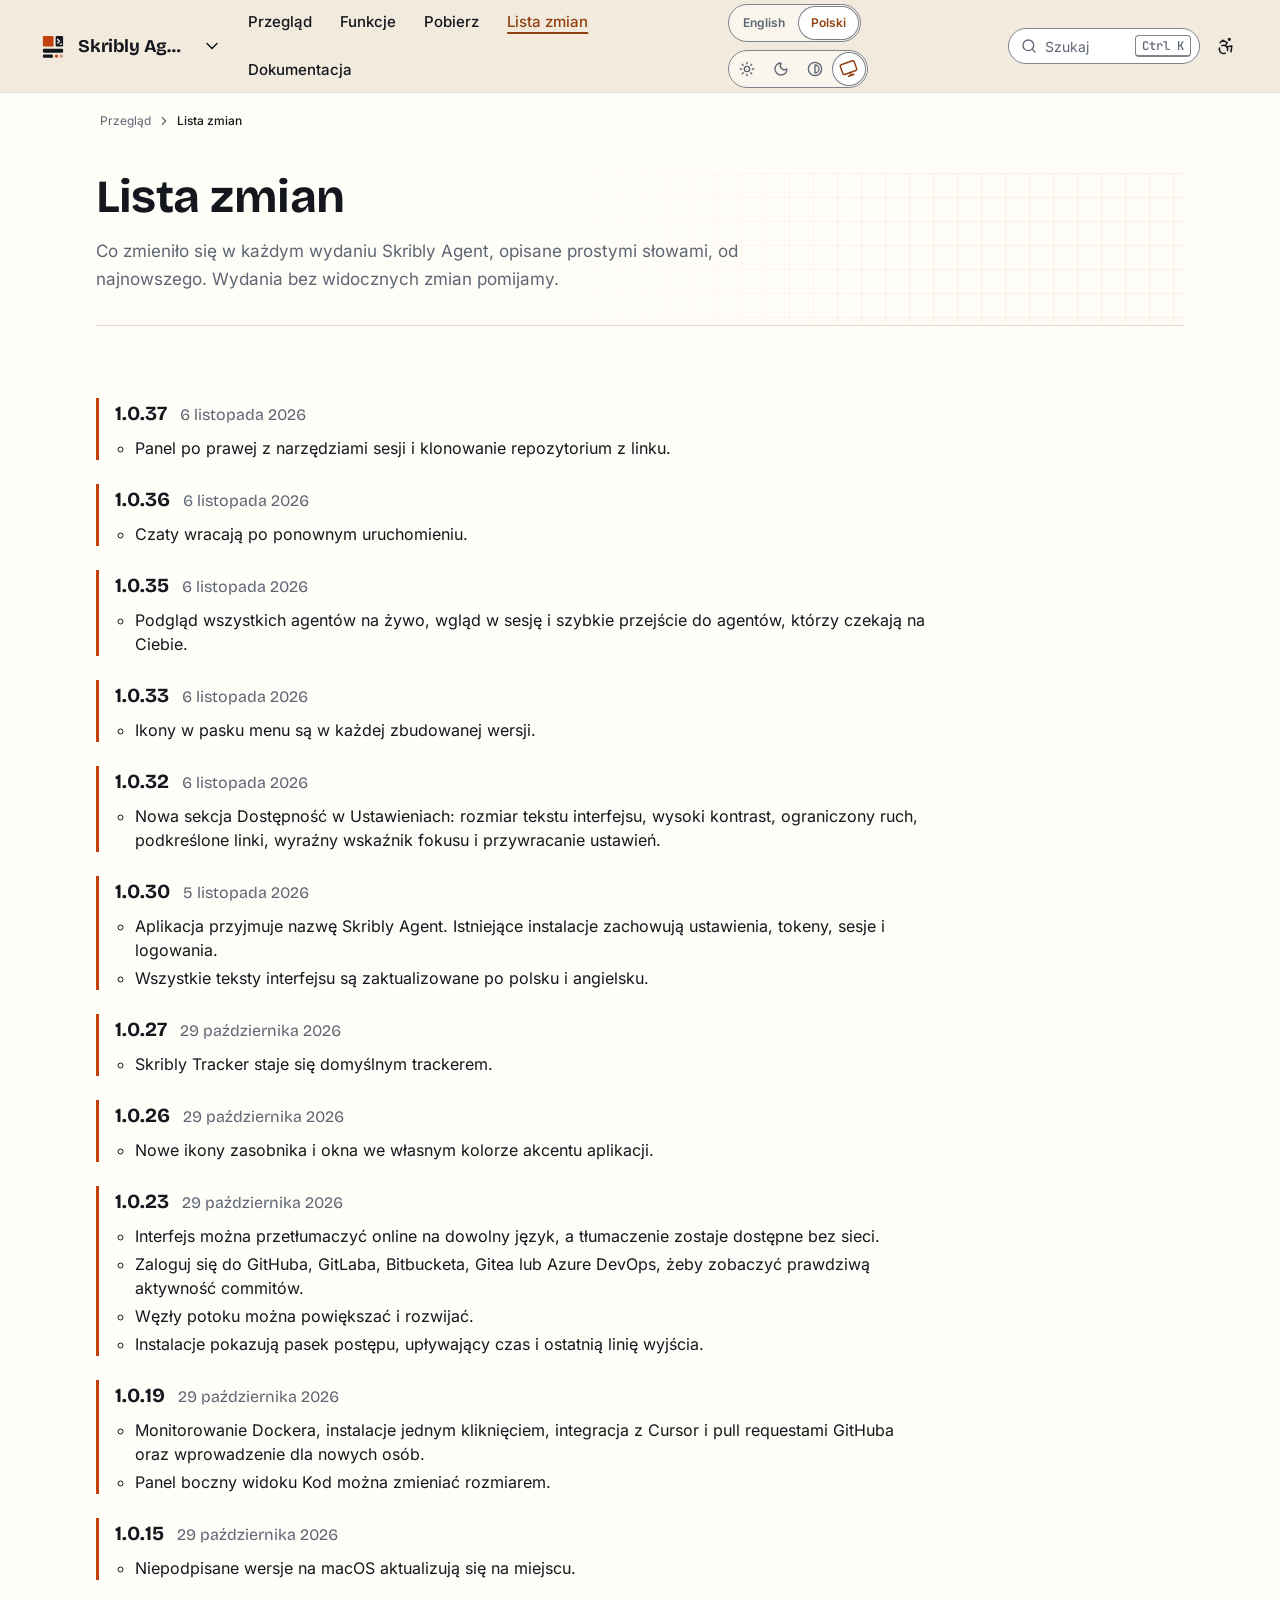
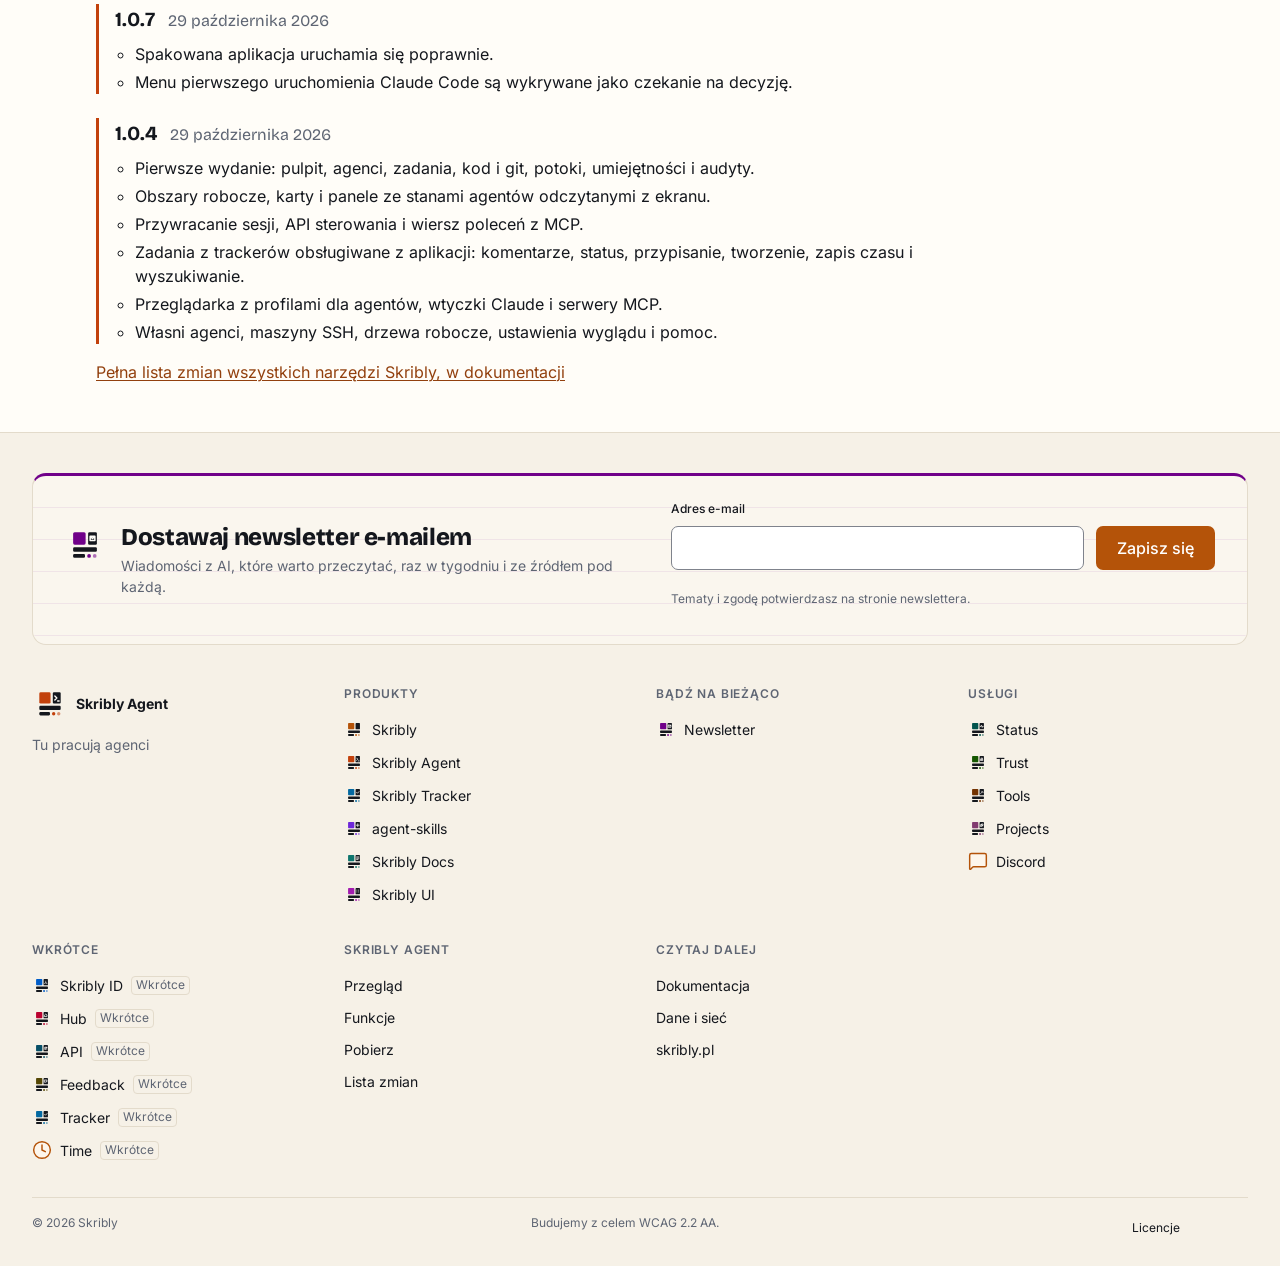
<file: pl/changelog/index.html>
<!DOCTYPE html><html lang="pl" dir="ltr"><head><meta charset="utf-8"><meta name="viewport" content="width=device-width, initial-scale=1"><meta http-equiv="Content-Security-Policy" content="default-src 'none'; connect-src 'self'; script-src 'self' 'wasm-unsafe-eval'; style-src 'self'; img-src 'self' data:; font-src 'self'; manifest-src 'self'; media-src 'self'; base-uri 'none'; form-action https://newsletter.skribly.pl; upgrade-insecure-requests"><title>Lista zmian Skribly Agent | Skribly Agent</title><meta name="description" content="Co zmieniło się w każdym wydaniu Skribly Agent, opisane prostymi słowami, od najnowszego."><link rel="canonical" href="https://agent.skribly.pl/pl/changelog/"><link rel="alternate" hreflang="en" href="https://agent.skribly.pl/changelog/"><link rel="alternate" hreflang="pl" href="https://agent.skribly.pl/pl/changelog/"><link rel="alternate" hreflang="x-default" href="https://agent.skribly.pl/changelog/"><script src="/_astro/prepaint.iife.DfruCCWJ.js"></script><meta name="color-scheme" content="light dark"><meta name="theme-color" media="(prefers-color-scheme: light)" content="#fffdf8"><meta name="theme-color" media="(prefers-color-scheme: dark)" content="#111318"><meta name="referrer" content="strict-origin-when-cross-origin"><link rel="preload" href="/_astro/inter-latin-wght-normal.Dx4kXJAl.woff2" as="font" type="font/woff2" crossorigin><link rel="preload" href="/_astro/bricolage-grotesque-latin-wght-normal.DLoelf7F.woff2" as="font" type="font/woff2" crossorigin><link rel="icon" href="/favicon-32.png" sizes="32x32" type="image/png"><link rel="icon" href="/favicon.svg" type="image/svg+xml"><link rel="apple-touch-icon" href="/apple-touch-icon.png"><link rel="manifest" href="/manifest.webmanifest"><meta property="og:type" content="website"><meta property="og:site_name" content="Skribly Agent"><meta property="og:locale" content="pl_PL"><meta property="og:url" content="https://agent.skribly.pl/pl/changelog/"><meta property="og:title" content="Lista zmian Skribly Agent | Skribly Agent"><meta property="og:description" content="Co zmieniło się w każdym wydaniu Skribly Agent, opisane prostymi słowami, od najnowszego."><meta property="og:image" content="https://agent.skribly.pl/og/pl/changelog/image.png"><meta property="og:image:width" content="1200"><meta property="og:image:height" content="630"><meta property="og:image:alt" content="Lista zmian Skribly Agent | Skribly Agent"><meta name="twitter:card" content="summary_large_image"><meta name="twitter:title" content="Lista zmian Skribly Agent | Skribly Agent"><meta name="twitter:description" content="Co zmieniło się w każdym wydaniu Skribly Agent, opisane prostymi słowami, od najnowszego."><meta name="twitter:image" content="https://agent.skribly.pl/og/pl/changelog/image.png"><script type="application/ld+json">{"@context":"https://schema.org","@graph":[{"@type":"Organization","@id":"https://skribly.pl/#organization","name":"Skribly","url":"https://skribly.pl/","logo":"https://skribly.pl/img/icons/icon-512.png","sameAs":["https://docs.skribly.pl/","https://ui.skribly.pl/"]},{"@type":"WebSite","@id":"https://agent.skribly.pl/#website","name":"Skribly Agent","url":"https://agent.skribly.pl/","inLanguage":"pl","description":"Co zmieniło się w każdym wydaniu Skribly Agent, opisane prostymi słowami, od najnowszego.","publisher":{"@id":"https://skribly.pl/#organization"}},{"@type":"WebPage","@id":"https://agent.skribly.pl/pl/changelog/#page","url":"https://agent.skribly.pl/pl/changelog/","name":"Lista zmian Skribly Agent | Skribly Agent","description":"Co zmieniło się w każdym wydaniu Skribly Agent, opisane prostymi słowami, od najnowszego.","inLanguage":"pl","isPartOf":{"@id":"https://agent.skribly.pl/#website"},"publisher":{"@id":"https://skribly.pl/#organization"}},{"@type":"BreadcrumbList","itemListElement":[{"@type":"ListItem","position":1,"name":"Przegląd","item":"https://agent.skribly.pl/pl/"},{"@type":"ListItem","position":2,"name":"Lista zmian","item":"https://agent.skribly.pl/pl/changelog/"}]}]}</script><link rel="stylesheet" href="/_astro/Page.BQjH1KUT.css"><link rel="stylesheet" href="/_astro/_.._0RKXeTr.css"></head><body class="sk-page"><a class="sk-skip-link" href="#content">Przejdź do treści</a><header class="sk-site-header sk-product--agent" data-sk-header><div class="sk-container sk-container--wide sk-site-header__bar"><div class="sk-site-header__brand"><a class="sk-site-header__home" href="/pl/" aria-label="Skribly Agent, strona główna"><svg class="sk-logo sk-logo--agent" viewBox="0 0 64 64" width="2.125rem" height="2.125rem" focusable="false" aria-hidden="true"><rect x="13" y="13" width="20" height="20" rx="2.5" fill="var(--sk-tool-agent)"/><rect x="37" y="13" width="14" height="20" rx="2" fill="currentColor"/><path d="M40.6 19.4l3.6 3.6-3.6 3.6M45.6 28.4h2.6" fill="none" stroke="var(--sk-bg)" stroke-width="2.4" stroke-linecap="round" stroke-linejoin="round"/><rect x="13" y="37" width="38" height="7.5" rx="2" fill="currentColor"/><rect x="13" y="48" width="19" height="6" rx="2" fill="currentColor"/><circle cx="38.5" cy="51" r="3" fill="var(--sk-tool-agent)"/><circle cx="47.5" cy="51" r="3" fill="var(--sk-tool-agent)" opacity="0.55"/></svg><span class="sk-site-header__name">Skribly Agent</span></a><details class="sk-dropdown sk-ecosystem"><summary class="sk-icon-button sk-ecosystem__toggle" aria-label="Przełącz produkt" title="Przełącz produkt"><svg class="sk-icon sk-dropdown__chevron" viewBox="0 0 24 24" focusable="false" data-icon="chevron.down" aria-hidden="true"><path d="m6 9 6 6 6-6"></path></svg></summary><div class="sk-dropdown__panel"><p class="sk-ecosystem__title" id="sk-ecosystem-agent">Produkty Skribly</p><ul class="sk-ecosystem__list" aria-labelledby="sk-ecosystem-agent"><li><a class="sk-ecosystem__item sk-product--skribly" href="https://skribly.pl/pl/" hreflang="pl"><svg class="sk-logo sk-logo--skribly" viewBox="0 0 64 64" width="2.25rem" height="2.25rem" focusable="false" aria-hidden="true"><rect x="13" y="13" width="20" height="20" rx="2.5" fill="var(--sk-accent)"/><rect x="37" y="13" width="14" height="20" rx="2" fill="currentColor"/><rect x="13" y="37" width="38" height="7.5" rx="2" fill="currentColor"/><rect x="13" y="48" width="19" height="6" rx="2" fill="currentColor"/><circle cx="38.5" cy="51" r="3" fill="var(--sk-accent)"/><circle cx="47.5" cy="51" r="3" fill="var(--sk-accent)" opacity="0.55"/></svg><span><strong>Skribly</strong><span>Jedno miejsce dla agentów, zadań i zasad</span></span></a></li><li><a class="sk-ecosystem__item sk-product--agent" href="https://agent.skribly.pl/" aria-current="true"><svg class="sk-logo sk-logo--agent" viewBox="0 0 64 64" width="2.25rem" height="2.25rem" focusable="false" aria-hidden="true"><rect x="13" y="13" width="20" height="20" rx="2.5" fill="var(--sk-tool-agent)"/><rect x="37" y="13" width="14" height="20" rx="2" fill="currentColor"/><path d="M40.6 19.4l3.6 3.6-3.6 3.6M45.6 28.4h2.6" fill="none" stroke="var(--sk-bg)" stroke-width="2.4" stroke-linecap="round" stroke-linejoin="round"/><rect x="13" y="37" width="38" height="7.5" rx="2" fill="currentColor"/><rect x="13" y="48" width="19" height="6" rx="2" fill="currentColor"/><circle cx="38.5" cy="51" r="3" fill="var(--sk-tool-agent)"/><circle cx="47.5" cy="51" r="3" fill="var(--sk-tool-agent)" opacity="0.55"/></svg><span><strong>Skribly Agent</strong><span>Tu pracują agenci</span></span><span class="sk-ecosystem__here">Tu jesteś</span></a></li><li><a class="sk-ecosystem__item sk-product--tracker" href="https://skribly.pl/pl/apps/skribly-tracker/" hreflang="pl"><svg class="sk-logo sk-logo--tracker" viewBox="0 0 64 64" width="2.25rem" height="2.25rem" focusable="false" aria-hidden="true"><rect x="13" y="13" width="20" height="20" rx="2.5" fill="var(--sk-tool-tracker)"/><rect x="37" y="13" width="14" height="20" rx="2" fill="currentColor"/><path d="M40.4 23.6l2.8 2.8 4.8-5.4" fill="none" stroke="var(--sk-bg)" stroke-width="2.4" stroke-linecap="round" stroke-linejoin="round"/><rect x="13" y="37" width="38" height="7.5" rx="2" fill="currentColor"/><rect x="13" y="48" width="19" height="6" rx="2" fill="currentColor"/><circle cx="38.5" cy="51" r="3" fill="var(--sk-tool-tracker)"/><circle cx="47.5" cy="51" r="3" fill="var(--sk-tool-tracker)" opacity="0.55"/></svg><span><strong>Skribly Tracker</strong><span>Tu powstają zadania</span></span></a></li><li><a class="sk-ecosystem__item sk-product--skills" href="https://skribly.pl/pl/apps/agent-skills/" hreflang="pl"><svg class="sk-logo sk-logo--skills" viewBox="0 0 64 64" width="2.25rem" height="2.25rem" focusable="false" aria-hidden="true"><rect x="13" y="13" width="20" height="20" rx="2.5" fill="var(--sk-tool-skills)"/><rect x="37" y="13" width="14" height="20" rx="2" fill="currentColor"/><path d="M44 18.6v8.8M39.6 23h8.8" fill="none" stroke="var(--sk-bg)" stroke-width="2.4" stroke-linecap="round" stroke-linejoin="round"/><rect x="13" y="37" width="38" height="7.5" rx="2" fill="currentColor"/><rect x="13" y="48" width="19" height="6" rx="2" fill="currentColor"/><circle cx="38.5" cy="51" r="3" fill="var(--sk-tool-skills)"/><circle cx="47.5" cy="51" r="3" fill="var(--sk-tool-skills)" opacity="0.55"/></svg><span><strong>agent-skills</strong><span>Tu mieszkają zasady</span></span></a></li><li><a class="sk-ecosystem__item sk-product--docs" href="https://docs.skribly.pl/"><svg class="sk-logo sk-logo--docs" viewBox="0 0 64 64" width="2.25rem" height="2.25rem" focusable="false" aria-hidden="true"><rect x="13" y="13" width="20" height="20" rx="2.5" fill="var(--sk-tool-docs)"/><rect x="37" y="13" width="14" height="20" rx="2" fill="currentColor"/><path d="M40.4 19h7.2M40.4 23h7.2M40.4 27h4.4" fill="none" stroke="var(--sk-bg)" stroke-width="2.4" stroke-linecap="round" stroke-linejoin="round"/><rect x="13" y="37" width="38" height="7.5" rx="2" fill="currentColor"/><rect x="13" y="48" width="19" height="6" rx="2" fill="currentColor"/><circle cx="38.5" cy="51" r="3" fill="var(--sk-tool-docs)"/><circle cx="47.5" cy="51" r="3" fill="var(--sk-tool-docs)" opacity="0.55"/></svg><span><strong>Skribly Docs</strong><span>Poradniki i dokumentacja</span></span></a></li><li><a class="sk-ecosystem__item sk-product--ui" href="https://ui.skribly.pl/"><svg class="sk-logo sk-logo--ui" viewBox="0 0 64 64" width="2.25rem" height="2.25rem" focusable="false" aria-hidden="true"><rect x="13" y="13" width="20" height="20" rx="2.5" fill="var(--sk-tool-ui)"/><rect x="37" y="13" width="14" height="20" rx="2" fill="currentColor"/><path d="M41.2 19.6h.01M46.8 19.6h.01M41.2 25.4h.01M46.8 25.4h.01" fill="none" stroke="var(--sk-bg)" stroke-width="2.4" stroke-linecap="round" stroke-linejoin="round"/><rect x="13" y="37" width="38" height="7.5" rx="2" fill="currentColor"/><rect x="13" y="48" width="19" height="6" rx="2" fill="currentColor"/><circle cx="38.5" cy="51" r="3" fill="var(--sk-tool-ui)"/><circle cx="47.5" cy="51" r="3" fill="var(--sk-tool-ui)" opacity="0.55"/></svg><span><strong>Skribly UI</strong><span>Tokeny i komponenty</span></span></a></li></ul><p class="sk-ecosystem__title" id="sk-ecosystem-agent-channels">Bądź na bieżąco</p><ul class="sk-ecosystem__list" aria-labelledby="sk-ecosystem-agent-channels"><li><a class="sk-ecosystem__item sk-product--newsletter" href="https://newsletter.skribly.pl/pl/" hreflang="pl"><svg class="sk-logo sk-logo--newsletter" viewBox="0 0 64 64" width="2.25rem" height="2.25rem" focusable="false" aria-hidden="true"><rect x="13" y="13" width="20" height="20" rx="2.5" fill="var(--sk-tool-newsletter)"/><rect x="37" y="13" width="14" height="20" rx="2" fill="currentColor"/><path d="M40.2 19.6h7.6v6.8h-7.6zM40.6 20.2l3.4 2.8 3.4-2.8" fill="none" stroke="var(--sk-bg)" stroke-width="2.4" stroke-linecap="round" stroke-linejoin="round"/><rect x="13" y="37" width="38" height="7.5" rx="2" fill="currentColor"/><rect x="13" y="48" width="19" height="6" rx="2" fill="currentColor"/><circle cx="38.5" cy="51" r="3" fill="var(--sk-tool-newsletter)"/><circle cx="47.5" cy="51" r="3" fill="var(--sk-tool-newsletter)" opacity="0.55"/></svg><span><strong>Skribly Newsletter</strong><span>Wiadomości o AI co tydzień, każda ze źródłem</span></span></a></li></ul><p class="sk-ecosystem__title" id="sk-ecosystem-agent-services">Usługi</p><ul class="sk-ecosystem__list" aria-labelledby="sk-ecosystem-agent-services"><li><a class="sk-ecosystem__item sk-product--status" href="https://status.skribly.pl/pl/" hreflang="pl"><svg class="sk-logo sk-logo--status" viewBox="0 0 64 64" width="2.25rem" height="2.25rem" focusable="false" aria-hidden="true"><rect x="13" y="13" width="20" height="20" rx="2.5" fill="var(--sk-tool-status)"/><rect x="37" y="13" width="14" height="20" rx="2" fill="currentColor"/><path d="M39.6 23.6h2.2l1.4-3.6 2.4 6.8 1.4-3.2h1.4" fill="none" stroke="var(--sk-bg)" stroke-width="2.4" stroke-linecap="round" stroke-linejoin="round"/><rect x="13" y="37" width="38" height="7.5" rx="2" fill="currentColor"/><rect x="13" y="48" width="19" height="6" rx="2" fill="currentColor"/><circle cx="38.5" cy="51" r="3" fill="var(--sk-tool-status)"/><circle cx="47.5" cy="51" r="3" fill="var(--sk-tool-status)" opacity="0.55"/></svg><span><strong>Skribly Status</strong><span>Czy każda usługa działa</span></span></a></li><li><a class="sk-ecosystem__item sk-product--trust" href="https://trust.skribly.pl/pl/" hreflang="pl"><svg class="sk-logo sk-logo--trust" viewBox="0 0 64 64" width="2.25rem" height="2.25rem" focusable="false" aria-hidden="true"><rect x="13" y="13" width="20" height="20" rx="2.5" fill="var(--sk-tool-trust)"/><rect x="37" y="13" width="14" height="20" rx="2" fill="currentColor"/><path d="M41.8 22.6v-3h4.4v3M40.8 24.2h6.4v2.8h-6.4z" fill="none" stroke="var(--sk-bg)" stroke-width="2.4" stroke-linecap="round" stroke-linejoin="round"/><rect x="13" y="37" width="38" height="7.5" rx="2" fill="currentColor"/><rect x="13" y="48" width="19" height="6" rx="2" fill="currentColor"/><circle cx="38.5" cy="51" r="3" fill="var(--sk-tool-trust)"/><circle cx="47.5" cy="51" r="3" fill="var(--sk-tool-trust)" opacity="0.55"/></svg><span><strong>Skribly Trust</strong><span>Bezpieczeństwo, prywatność i dostępność</span></span></a></li><li><a class="sk-ecosystem__item sk-product--tools" href="https://tools.skribly.pl/pl/" hreflang="pl"><svg class="sk-logo sk-logo--tools" viewBox="0 0 64 64" width="2.25rem" height="2.25rem" focusable="false" aria-hidden="true"><rect x="13" y="13" width="20" height="20" rx="2.5" fill="var(--sk-tool-tools)"/><rect x="37" y="13" width="14" height="20" rx="2" fill="currentColor"/><path d="M40.8 27.2L46 22M43.8 19.8l4.4 4.4" fill="none" stroke="var(--sk-bg)" stroke-width="2.4" stroke-linecap="round" stroke-linejoin="round"/><rect x="13" y="37" width="38" height="7.5" rx="2" fill="currentColor"/><rect x="13" y="48" width="19" height="6" rx="2" fill="currentColor"/><circle cx="38.5" cy="51" r="3" fill="var(--sk-tool-tools)"/><circle cx="47.5" cy="51" r="3" fill="var(--sk-tool-tools)" opacity="0.55"/></svg><span><strong>Skribly Tools</strong><span>Małe narzędzia w przeglądarce</span></span></a></li><li><a class="sk-ecosystem__item sk-product--projects" href="https://projects.skribly.pl/pl/" hreflang="pl"><svg class="sk-logo sk-logo--projects" viewBox="0 0 64 64" width="2.25rem" height="2.25rem" focusable="false" aria-hidden="true"><rect x="13" y="13" width="20" height="20" rx="2.5" fill="var(--sk-tool-projects)"/><rect x="37" y="13" width="14" height="20" rx="2" fill="currentColor"/><path d="M40.4 21.8h4.8v4.8h-4.8zM43 21.8v-2.6h4.8v4.8h-2.6" fill="none" stroke="var(--sk-bg)" stroke-width="2.4" stroke-linecap="round" stroke-linejoin="round"/><rect x="13" y="37" width="38" height="7.5" rx="2" fill="currentColor"/><rect x="13" y="48" width="19" height="6" rx="2" fill="currentColor"/><circle cx="38.5" cy="51" r="3" fill="var(--sk-tool-projects)"/><circle cx="47.5" cy="51" r="3" fill="var(--sk-tool-projects)" opacity="0.55"/></svg><span><strong>Skribly Projects</strong><span>Każda część i jej postęp</span></span></a></li><li><a class="sk-ecosystem__item sk-product--discord" href="https://dc.skribly.pl/pl/" hreflang="pl"><svg class="sk-icon sk-icon--duo sk-ecosystem__icon" viewBox="0 0 24 24" focusable="false" data-icon="content.comment" aria-hidden="true"><g class="sk-icon__fill"><path d="M22 17a2 2 0 0 1-2 2H6.828a2 2 0 0 0-1.414.586l-2.202 2.202A.71.71 0 0 1 2 21.286V5a2 2 0 0 1 2-2h16a2 2 0 0 1 2 2z"></path></g><path d="M22 17a2 2 0 0 1-2 2H6.828a2 2 0 0 0-1.414.586l-2.202 2.202A.71.71 0 0 1 2 21.286V5a2 2 0 0 1 2-2h16a2 2 0 0 1 2 2z"></path></svg><span><strong>Discord</strong><span>Rozmowy z osobami, które budują Skribly</span></span></a></li></ul></div></details></div><div class="sk-site-header__quick"><button class="sk-search-button sk-site-header__wide" type="button" data-sk-search-open data-sk-needs-js aria-haspopup="dialog" aria-controls="sk-search" aria-keyshortcuts="Control+K /"><svg class="sk-icon" viewBox="0 0 24 24" focusable="false" data-icon="action.search" aria-hidden="true"><g class="sk-icon__fill"><circle cx="11" cy="11" r="8"></circle></g><path d="m21 21-4.34-4.34"></path><circle cx="11" cy="11" r="8"></circle></svg><span>Szukaj</span><kbd class="sk-kbd" aria-hidden="true">Ctrl K</kbd></button><button class="sk-icon-button sk-site-header__narrow" type="button" data-sk-search-open data-sk-needs-js aria-label="Szukaj" aria-haspopup="dialog" aria-controls="sk-search" aria-keyshortcuts="Control+K /"><svg class="sk-icon" viewBox="0 0 24 24" focusable="false" data-icon="action.search" aria-hidden="true"><g class="sk-icon__fill"><circle cx="11" cy="11" r="8"></circle></g><path d="m21 21-4.34-4.34"></path><circle cx="11" cy="11" r="8"></circle></svg></button><button class="sk-icon-button" type="button" data-sk-a11y-open data-sk-needs-js aria-controls="sk-a11y-panel" aria-expanded="false" aria-label="Dostępność" title="Otwórz ustawienia dostępności"><svg class="sk-icon" viewBox="0 0 24 24" focusable="false" data-icon="nav.accessibility" aria-hidden="true"><g class="sk-icon__fill"><circle cx="16" cy="4" r="1"></circle></g><circle cx="16" cy="4" r="1"></circle><path d="m18 19 1-7-6 1"></path><path d="m5 8 3-3 5.5 3-2.36 3.5"></path><path d="M4.24 14.5a5 5 0 0 0 6.88 6"></path><path d="M13.76 17.5a5 5 0 0 0-6.88-6"></path></svg></button><button class="sk-icon-button sk-site-header__menu-toggle" type="button" data-sk-menu-toggle data-sk-needs-js aria-expanded="false" aria-controls="sk-site-drawer-agent" aria-label="Menu" data-open="Menu" data-close="Zamknij menu"><span class="sk-burger" aria-hidden="true"><span></span><span></span><span></span></span></button></div><div class="sk-site-header__drawer" id="sk-site-drawer-agent"><nav class="sk-site-nav" aria-label="Główna nawigacja"><ul class="sk-site-nav__list"><li><a class="sk-site-nav__link" href="/pl/">Przegląd</a></li><li><a class="sk-site-nav__link" href="/pl/features/">Funkcje</a></li><li><a class="sk-site-nav__link" href="/pl/download/">Pobierz</a></li><li><a class="sk-site-nav__link" href="/pl/changelog/" aria-current="page">Lista zmian</a></li><li><a class="sk-site-nav__link" href="https://docs.skribly.pl/pl/agent/">Dokumentacja</a></li></ul></nav><div class="sk-site-header__tools"><nav class="sk-language-switch" aria-label="Język"><ul><li><a href="/changelog/" lang="en" hreflang="en">English</a></li><li><span lang="pl" aria-current="true">Polski</span></li></ul></nav><fieldset class="sk-theme-switch" data-sk-theme-switch><legend class="sk-visually-hidden">Motyw</legend><label title="Dzień"><input type="radio" name="sk-theme-41dw77" value="light"><svg class="sk-icon" viewBox="0 0 24 24" focusable="false" data-icon="theme.light" aria-hidden="true"><g class="sk-icon__fill"><circle cx="12" cy="12" r="4"></circle></g><circle cx="12" cy="12" r="4"></circle><path d="M12 2v2"></path><path d="M12 20v2"></path><path d="m4.93 4.93 1.41 1.41"></path><path d="m17.66 17.66 1.41 1.41"></path><path d="M2 12h2"></path><path d="M20 12h2"></path><path d="m6.34 17.66-1.41 1.41"></path><path d="m19.07 4.93-1.41 1.41"></path></svg><span class="sk-visually-hidden">Dzień</span></label><label title="Noc"><input type="radio" name="sk-theme-41dw77" value="dark"><svg class="sk-icon" viewBox="0 0 24 24" focusable="false" data-icon="theme.dark" aria-hidden="true"><g class="sk-icon__fill"><path d="M20.985 12.486a9 9 0 1 1-9.473-9.472c.405-.022.617.46.402.803a6 6 0 0 0 8.268 8.268c.344-.215.825-.004.803.401"></path></g><path d="M20.985 12.486a9 9 0 1 1-9.473-9.472c.405-.022.617.46.402.803a6 6 0 0 0 8.268 8.268c.344-.215.825-.004.803.401"></path></svg><span class="sk-visually-hidden">Noc</span></label><label title="Wysoki kontrast"><input type="radio" name="sk-theme-41dw77" value="contrast"><svg class="sk-icon" viewBox="0 0 24 24" focusable="false" data-icon="theme.contrast" aria-hidden="true"><g class="sk-icon__fill"><circle cx="12" cy="12" r="10"></circle><path d="M12 18a6 6 0 0 0 0-12v12z"></path></g><circle cx="12" cy="12" r="10"></circle><path d="M12 18a6 6 0 0 0 0-12v12z"></path></svg><span class="sk-visually-hidden">Wysoki kontrast</span></label><label title="Jak w systemie"><input type="radio" name="sk-theme-41dw77" value="system" checked><svg class="sk-icon" viewBox="0 0 24 24" focusable="false" data-icon="theme.system" aria-hidden="true"><g class="sk-icon__fill"><rect rx="2" x="2" y="3" width="20" height="14"></rect></g><rect rx="2" x="2" y="3" width="20" height="14"></rect><line x1="8" y1="21" x2="16" y2="21"></line><line x1="12" y1="17" x2="12" y2="21"></line></svg><span class="sk-visually-hidden">Jak w systemie</span></label></fieldset><script type="module" src="/_astro/ThemeSwitch.astro_astro_type_script_index_0_lang.CFWxGLRv.js"></script></div></div></div></header><script type="module" src="/_astro/SiteHeader.astro_astro_type_script_index_0_lang.C7ESqmu-.js"></script><main class="sk-page__main sk-page__main--full site-main sk-product--agent" id="content" tabindex="-1" data-pagefind-body><nav class="sk-breadcrumbs" aria-label="Jesteś tutaj" data-pagefind-ignore><ol><li><a href="/pl/">Przegląd</a></li><li><span aria-current="page">Lista zmian</span></li></ol></nav><div class="sk-container hero-wrap"><header class="sk-hero sk-hero--page sk-pattern sk-pattern--grid sk-product--agent" data-sk-hero="page"><div class="sk-hero__body"><h1 class="sk-hero__title">Lista zmian</h1><p class="sk-hero__lead">Co zmieniło się w każdym wydaniu Skribly Agent, opisane prostymi słowami, od najnowszego. Wydania bez widocznych zmian pomijamy.</p></div></header></div><section class="sk-container band" aria-label="Lista zmian"><ol class="releases" role="list"><li class="release" id="v1.0.37" data-version="1.0.37"><h2 class="release__title">1.0.37 <time datetime="2026-11-06">6 listopada 2026</time></h2><ul><li>Panel po prawej z narzędziami sesji i klonowanie repozytorium z linku.</li></ul></li><li class="release" id="v1.0.36" data-version="1.0.36"><h2 class="release__title">1.0.36 <time datetime="2026-11-06">6 listopada 2026</time></h2><ul><li>Czaty wracają po ponownym uruchomieniu.</li></ul></li><li class="release" id="v1.0.35" data-version="1.0.35"><h2 class="release__title">1.0.35 <time datetime="2026-11-06">6 listopada 2026</time></h2><ul><li>Podgląd wszystkich agentów na żywo, wgląd w sesję i szybkie przejście do agentów, którzy czekają na Ciebie.</li></ul></li><li class="release" id="v1.0.33" data-version="1.0.33"><h2 class="release__title">1.0.33 <time datetime="2026-11-06">6 listopada 2026</time></h2><ul><li>Ikony w pasku menu są w każdej zbudowanej wersji.</li></ul></li><li class="release" id="v1.0.32" data-version="1.0.32"><h2 class="release__title">1.0.32 <time datetime="2026-11-06">6 listopada 2026</time></h2><ul><li>Nowa sekcja Dostępność w Ustawieniach: rozmiar tekstu interfejsu, wysoki kontrast, ograniczony ruch, podkreślone linki, wyraźny wskaźnik fokusu i przywracanie ustawień.</li></ul></li><li class="release" id="v1.0.30" data-version="1.0.30"><h2 class="release__title">1.0.30 <time datetime="2026-11-05">5 listopada 2026</time></h2><ul><li>Aplikacja przyjmuje nazwę Skribly Agent. Istniejące instalacje zachowują ustawienia, tokeny, sesje i logowania.</li><li>Wszystkie teksty interfejsu są zaktualizowane po polsku i angielsku.</li></ul></li><li class="release" id="v1.0.27" data-version="1.0.27"><h2 class="release__title">1.0.27 <time datetime="2026-10-29">29 października 2026</time></h2><ul><li>Skribly Tracker staje się domyślnym trackerem.</li></ul></li><li class="release" id="v1.0.26" data-version="1.0.26"><h2 class="release__title">1.0.26 <time datetime="2026-10-29">29 października 2026</time></h2><ul><li>Nowe ikony zasobnika i okna we własnym kolorze akcentu aplikacji.</li></ul></li><li class="release" id="v1.0.23" data-version="1.0.23"><h2 class="release__title">1.0.23 <time datetime="2026-10-29">29 października 2026</time></h2><ul><li>Interfejs można przetłumaczyć online na dowolny język, a tłumaczenie zostaje dostępne bez sieci.</li><li>Zaloguj się do GitHuba, GitLaba, Bitbucketa, Gitea lub Azure DevOps, żeby zobaczyć prawdziwą aktywność commitów.</li><li>Węzły potoku można powiększać i rozwijać.</li><li>Instalacje pokazują pasek postępu, upływający czas i ostatnią linię wyjścia.</li></ul></li><li class="release" id="v1.0.19" data-version="1.0.19"><h2 class="release__title">1.0.19 <time datetime="2026-10-29">29 października 2026</time></h2><ul><li>Monitorowanie Dockera, instalacje jednym kliknięciem, integracja z Cursor i pull requestami GitHuba oraz wprowadzenie dla nowych osób.</li><li>Panel boczny widoku Kod można zmieniać rozmiarem.</li></ul></li><li class="release" id="v1.0.15" data-version="1.0.15"><h2 class="release__title">1.0.15 <time datetime="2026-10-29">29 października 2026</time></h2><ul><li>Niepodpisane wersje na macOS aktualizują się na miejscu.</li></ul></li><li class="release" id="v1.0.7" data-version="1.0.7"><h2 class="release__title">1.0.7 <time datetime="2026-10-29">29 października 2026</time></h2><ul><li>Spakowana aplikacja uruchamia się poprawnie.</li><li>Menu pierwszego uruchomienia Claude Code są wykrywane jako czekanie na decyzję.</li></ul></li><li class="release" id="v1.0.4" data-version="1.0.4"><h2 class="release__title">1.0.4 <time datetime="2026-10-29">29 października 2026</time></h2><ul><li>Pierwsze wydanie: pulpit, agenci, zadania, kod i git, potoki, umiejętności i audyty.</li><li>Obszary robocze, karty i panele ze stanami agentów odczytanymi z ekranu.</li><li>Przywracanie sesji, API sterowania i wiersz poleceń z MCP.</li><li>Zadania z trackerów obsługiwane z aplikacji: komentarze, status, przypisanie, tworzenie, zapis czasu i wyszukiwanie.</li><li>Przeglądarka z profilami dla agentów, wtyczki Claude i serwery MCP.</li><li>Własni agenci, maszyny SSH, drzewa robocze, ustawienia wyglądu i pomoc.</li></ul></li></ol><p><a class="sk-link" href="https://docs.skribly.pl/pl/changelog/">Pełna lista zmian wszystkich narzędzi Skribly, w dokumentacji</a></p></section></main><footer class="sk-site-footer sk-product--agent"><div class="sk-container sk-container--wide"><section aria-labelledby="sk-footer-newsletter-title" class="sk-band sk-band--sunken sk-pattern sk-pattern--ruled sk-product--newsletter sk-newsletter-signup sk-newsletter-signup--footer"><div class="sk-newsletter-signup__text"><svg class="sk-logo sk-logo--newsletter" viewBox="0 0 64 64" width="2.5rem" height="2.5rem" focusable="false" aria-hidden="true"><rect x="13" y="13" width="20" height="20" rx="2.5" fill="var(--sk-tool-newsletter)"/><rect x="37" y="13" width="14" height="20" rx="2" fill="currentColor"/><path d="M40.2 19.6h7.6v6.8h-7.6zM40.6 20.2l3.4 2.8 3.4-2.8" fill="none" stroke="var(--sk-bg)" stroke-width="2.4" stroke-linecap="round" stroke-linejoin="round"/><rect x="13" y="37" width="38" height="7.5" rx="2" fill="currentColor"/><rect x="13" y="48" width="19" height="6" rx="2" fill="currentColor"/><circle cx="38.5" cy="51" r="3" fill="var(--sk-tool-newsletter)"/><circle cx="47.5" cy="51" r="3" fill="var(--sk-tool-newsletter)" opacity="0.55"/></svg><h2 class="sk-newsletter-signup__title" id="sk-footer-newsletter-title">Dostawaj newsletter e-mailem</h2><p class="sk-newsletter-signup__lead">Wiadomości z AI, które warto przeczytać, raz w tygodniu i ze źródłem pod każdą.</p></div><form class="sk-newsletter-signup__form" method="get" action="https://newsletter.skribly.pl/pl/#signup" aria-labelledby="sk-footer-newsletter-title"><label class="sk-label" for="sk-footer-newsletter-email">Adres e-mail</label><div class="sk-newsletter-signup__row"><input class="sk-input sk-newsletter-signup__input" type="email" id="sk-footer-newsletter-email" name="email" autocomplete="email" inputmode="email" spellcheck="false" maxlength="254" required aria-describedby="sk-footer-newsletter-hint"><button class="sk-button" type="submit">Zapisz się</button></div><p class="sk-hint" id="sk-footer-newsletter-hint">Tematy i zgodę potwierdzasz na stronie newslettera.</p></form></section><div class="sk-site-footer__grid"><div class="sk-site-footer__brand"><a href="https://agent.skribly.pl/" aria-label="Skribly Agent, strona główna"><svg class="sk-logo sk-logo--agent" viewBox="0 0 64 64" width="2.25rem" height="2.25rem" focusable="false" aria-hidden="true"><rect x="13" y="13" width="20" height="20" rx="2.5" fill="var(--sk-tool-agent)"/><rect x="37" y="13" width="14" height="20" rx="2" fill="currentColor"/><path d="M40.6 19.4l3.6 3.6-3.6 3.6M45.6 28.4h2.6" fill="none" stroke="var(--sk-bg)" stroke-width="2.4" stroke-linecap="round" stroke-linejoin="round"/><rect x="13" y="37" width="38" height="7.5" rx="2" fill="currentColor"/><rect x="13" y="48" width="19" height="6" rx="2" fill="currentColor"/><circle cx="38.5" cy="51" r="3" fill="var(--sk-tool-agent)"/><circle cx="47.5" cy="51" r="3" fill="var(--sk-tool-agent)" opacity="0.55"/></svg><strong>Skribly Agent</strong></a><p>Tu pracują agenci</p></div><nav aria-labelledby="sk-footer-products-agent"><h2 id="sk-footer-products-agent">Produkty</h2><ul><li><a href="https://skribly.pl/pl/"><svg class="sk-logo sk-logo--skribly" viewBox="0 0 64 64" width="1.25rem" height="1.25rem" focusable="false" aria-hidden="true"><rect x="13" y="13" width="20" height="20" rx="2.5" fill="var(--sk-accent)"/><rect x="37" y="13" width="14" height="20" rx="2" fill="currentColor"/><rect x="13" y="37" width="38" height="7.5" rx="2" fill="currentColor"/><rect x="13" y="48" width="19" height="6" rx="2" fill="currentColor"/><circle cx="38.5" cy="51" r="3" fill="var(--sk-accent)"/><circle cx="47.5" cy="51" r="3" fill="var(--sk-accent)" opacity="0.55"/></svg>Skribly</a></li><li><a href="https://agent.skribly.pl/" aria-current="true"><svg class="sk-logo sk-logo--agent" viewBox="0 0 64 64" width="1.25rem" height="1.25rem" focusable="false" aria-hidden="true"><rect x="13" y="13" width="20" height="20" rx="2.5" fill="var(--sk-tool-agent)"/><rect x="37" y="13" width="14" height="20" rx="2" fill="currentColor"/><path d="M40.6 19.4l3.6 3.6-3.6 3.6M45.6 28.4h2.6" fill="none" stroke="var(--sk-bg)" stroke-width="2.4" stroke-linecap="round" stroke-linejoin="round"/><rect x="13" y="37" width="38" height="7.5" rx="2" fill="currentColor"/><rect x="13" y="48" width="19" height="6" rx="2" fill="currentColor"/><circle cx="38.5" cy="51" r="3" fill="var(--sk-tool-agent)"/><circle cx="47.5" cy="51" r="3" fill="var(--sk-tool-agent)" opacity="0.55"/></svg>Skribly Agent</a></li><li><a href="https://skribly.pl/pl/apps/skribly-tracker/"><svg class="sk-logo sk-logo--tracker" viewBox="0 0 64 64" width="1.25rem" height="1.25rem" focusable="false" aria-hidden="true"><rect x="13" y="13" width="20" height="20" rx="2.5" fill="var(--sk-tool-tracker)"/><rect x="37" y="13" width="14" height="20" rx="2" fill="currentColor"/><path d="M40.4 23.6l2.8 2.8 4.8-5.4" fill="none" stroke="var(--sk-bg)" stroke-width="2.4" stroke-linecap="round" stroke-linejoin="round"/><rect x="13" y="37" width="38" height="7.5" rx="2" fill="currentColor"/><rect x="13" y="48" width="19" height="6" rx="2" fill="currentColor"/><circle cx="38.5" cy="51" r="3" fill="var(--sk-tool-tracker)"/><circle cx="47.5" cy="51" r="3" fill="var(--sk-tool-tracker)" opacity="0.55"/></svg>Skribly Tracker</a></li><li><a href="https://skribly.pl/pl/apps/agent-skills/"><svg class="sk-logo sk-logo--skills" viewBox="0 0 64 64" width="1.25rem" height="1.25rem" focusable="false" aria-hidden="true"><rect x="13" y="13" width="20" height="20" rx="2.5" fill="var(--sk-tool-skills)"/><rect x="37" y="13" width="14" height="20" rx="2" fill="currentColor"/><path d="M44 18.6v8.8M39.6 23h8.8" fill="none" stroke="var(--sk-bg)" stroke-width="2.4" stroke-linecap="round" stroke-linejoin="round"/><rect x="13" y="37" width="38" height="7.5" rx="2" fill="currentColor"/><rect x="13" y="48" width="19" height="6" rx="2" fill="currentColor"/><circle cx="38.5" cy="51" r="3" fill="var(--sk-tool-skills)"/><circle cx="47.5" cy="51" r="3" fill="var(--sk-tool-skills)" opacity="0.55"/></svg>agent-skills</a></li><li><a href="https://docs.skribly.pl/"><svg class="sk-logo sk-logo--docs" viewBox="0 0 64 64" width="1.25rem" height="1.25rem" focusable="false" aria-hidden="true"><rect x="13" y="13" width="20" height="20" rx="2.5" fill="var(--sk-tool-docs)"/><rect x="37" y="13" width="14" height="20" rx="2" fill="currentColor"/><path d="M40.4 19h7.2M40.4 23h7.2M40.4 27h4.4" fill="none" stroke="var(--sk-bg)" stroke-width="2.4" stroke-linecap="round" stroke-linejoin="round"/><rect x="13" y="37" width="38" height="7.5" rx="2" fill="currentColor"/><rect x="13" y="48" width="19" height="6" rx="2" fill="currentColor"/><circle cx="38.5" cy="51" r="3" fill="var(--sk-tool-docs)"/><circle cx="47.5" cy="51" r="3" fill="var(--sk-tool-docs)" opacity="0.55"/></svg>Skribly Docs</a></li><li><a href="https://ui.skribly.pl/"><svg class="sk-logo sk-logo--ui" viewBox="0 0 64 64" width="1.25rem" height="1.25rem" focusable="false" aria-hidden="true"><rect x="13" y="13" width="20" height="20" rx="2.5" fill="var(--sk-tool-ui)"/><rect x="37" y="13" width="14" height="20" rx="2" fill="currentColor"/><path d="M41.2 19.6h.01M46.8 19.6h.01M41.2 25.4h.01M46.8 25.4h.01" fill="none" stroke="var(--sk-bg)" stroke-width="2.4" stroke-linecap="round" stroke-linejoin="round"/><rect x="13" y="37" width="38" height="7.5" rx="2" fill="currentColor"/><rect x="13" y="48" width="19" height="6" rx="2" fill="currentColor"/><circle cx="38.5" cy="51" r="3" fill="var(--sk-tool-ui)"/><circle cx="47.5" cy="51" r="3" fill="var(--sk-tool-ui)" opacity="0.55"/></svg>Skribly UI</a></li></ul></nav><nav aria-labelledby="sk-footer-channels-agent"><h2 id="sk-footer-channels-agent">Bądź na bieżąco</h2><ul><li><a href="https://newsletter.skribly.pl/pl/" hreflang="pl"><svg class="sk-logo sk-logo--newsletter" viewBox="0 0 64 64" width="1.25rem" height="1.25rem" focusable="false" aria-hidden="true"><rect x="13" y="13" width="20" height="20" rx="2.5" fill="var(--sk-tool-newsletter)"/><rect x="37" y="13" width="14" height="20" rx="2" fill="currentColor"/><path d="M40.2 19.6h7.6v6.8h-7.6zM40.6 20.2l3.4 2.8 3.4-2.8" fill="none" stroke="var(--sk-bg)" stroke-width="2.4" stroke-linecap="round" stroke-linejoin="round"/><rect x="13" y="37" width="38" height="7.5" rx="2" fill="currentColor"/><rect x="13" y="48" width="19" height="6" rx="2" fill="currentColor"/><circle cx="38.5" cy="51" r="3" fill="var(--sk-tool-newsletter)"/><circle cx="47.5" cy="51" r="3" fill="var(--sk-tool-newsletter)" opacity="0.55"/></svg>Newsletter</a></li></ul></nav><nav aria-labelledby="sk-footer-services-agent"><h2 id="sk-footer-services-agent">Usługi</h2><ul><li><a href="https://status.skribly.pl/pl/" hreflang="pl"><svg class="sk-logo sk-logo--status" viewBox="0 0 64 64" width="1.25rem" height="1.25rem" focusable="false" aria-hidden="true"><rect x="13" y="13" width="20" height="20" rx="2.5" fill="var(--sk-tool-status)"/><rect x="37" y="13" width="14" height="20" rx="2" fill="currentColor"/><path d="M39.6 23.6h2.2l1.4-3.6 2.4 6.8 1.4-3.2h1.4" fill="none" stroke="var(--sk-bg)" stroke-width="2.4" stroke-linecap="round" stroke-linejoin="round"/><rect x="13" y="37" width="38" height="7.5" rx="2" fill="currentColor"/><rect x="13" y="48" width="19" height="6" rx="2" fill="currentColor"/><circle cx="38.5" cy="51" r="3" fill="var(--sk-tool-status)"/><circle cx="47.5" cy="51" r="3" fill="var(--sk-tool-status)" opacity="0.55"/></svg>Status</a></li><li><a href="https://trust.skribly.pl/pl/" hreflang="pl"><svg class="sk-logo sk-logo--trust" viewBox="0 0 64 64" width="1.25rem" height="1.25rem" focusable="false" aria-hidden="true"><rect x="13" y="13" width="20" height="20" rx="2.5" fill="var(--sk-tool-trust)"/><rect x="37" y="13" width="14" height="20" rx="2" fill="currentColor"/><path d="M41.8 22.6v-3h4.4v3M40.8 24.2h6.4v2.8h-6.4z" fill="none" stroke="var(--sk-bg)" stroke-width="2.4" stroke-linecap="round" stroke-linejoin="round"/><rect x="13" y="37" width="38" height="7.5" rx="2" fill="currentColor"/><rect x="13" y="48" width="19" height="6" rx="2" fill="currentColor"/><circle cx="38.5" cy="51" r="3" fill="var(--sk-tool-trust)"/><circle cx="47.5" cy="51" r="3" fill="var(--sk-tool-trust)" opacity="0.55"/></svg>Trust</a></li><li><a href="https://tools.skribly.pl/pl/" hreflang="pl"><svg class="sk-logo sk-logo--tools" viewBox="0 0 64 64" width="1.25rem" height="1.25rem" focusable="false" aria-hidden="true"><rect x="13" y="13" width="20" height="20" rx="2.5" fill="var(--sk-tool-tools)"/><rect x="37" y="13" width="14" height="20" rx="2" fill="currentColor"/><path d="M40.8 27.2L46 22M43.8 19.8l4.4 4.4" fill="none" stroke="var(--sk-bg)" stroke-width="2.4" stroke-linecap="round" stroke-linejoin="round"/><rect x="13" y="37" width="38" height="7.5" rx="2" fill="currentColor"/><rect x="13" y="48" width="19" height="6" rx="2" fill="currentColor"/><circle cx="38.5" cy="51" r="3" fill="var(--sk-tool-tools)"/><circle cx="47.5" cy="51" r="3" fill="var(--sk-tool-tools)" opacity="0.55"/></svg>Tools</a></li><li><a href="https://projects.skribly.pl/pl/" hreflang="pl"><svg class="sk-logo sk-logo--projects" viewBox="0 0 64 64" width="1.25rem" height="1.25rem" focusable="false" aria-hidden="true"><rect x="13" y="13" width="20" height="20" rx="2.5" fill="var(--sk-tool-projects)"/><rect x="37" y="13" width="14" height="20" rx="2" fill="currentColor"/><path d="M40.4 21.8h4.8v4.8h-4.8zM43 21.8v-2.6h4.8v4.8h-2.6" fill="none" stroke="var(--sk-bg)" stroke-width="2.4" stroke-linecap="round" stroke-linejoin="round"/><rect x="13" y="37" width="38" height="7.5" rx="2" fill="currentColor"/><rect x="13" y="48" width="19" height="6" rx="2" fill="currentColor"/><circle cx="38.5" cy="51" r="3" fill="var(--sk-tool-projects)"/><circle cx="47.5" cy="51" r="3" fill="var(--sk-tool-projects)" opacity="0.55"/></svg>Projects</a></li><li><a href="https://dc.skribly.pl/pl/" hreflang="pl"><svg class="sk-icon sk-icon--duo sk-site-footer__icon" viewBox="0 0 24 24" focusable="false" data-icon="content.comment" aria-hidden="true"><g class="sk-icon__fill"><path d="M22 17a2 2 0 0 1-2 2H6.828a2 2 0 0 0-1.414.586l-2.202 2.202A.71.71 0 0 1 2 21.286V5a2 2 0 0 1 2-2h16a2 2 0 0 1 2 2z"></path></g><path d="M22 17a2 2 0 0 1-2 2H6.828a2 2 0 0 0-1.414.586l-2.202 2.202A.71.71 0 0 1 2 21.286V5a2 2 0 0 1 2-2h16a2 2 0 0 1 2 2z"></path></svg>Discord</a></li></ul></nav><nav aria-labelledby="sk-footer-soon-agent"><h2 id="sk-footer-soon-agent">Wkrótce</h2><ul><li><a href="https://id.skribly.pl/pl/" hreflang="pl"><svg class="sk-logo sk-logo--id" viewBox="0 0 64 64" width="1.25rem" height="1.25rem" focusable="false" aria-hidden="true"><rect x="13" y="13" width="20" height="20" rx="2.5" fill="var(--sk-tool-id)"/><rect x="37" y="13" width="14" height="20" rx="2" fill="currentColor"/><path d="M44 20.2h.01M40.8 27.2l1.4-2.6h3.6l1.4 2.6" fill="none" stroke="var(--sk-bg)" stroke-width="2.4" stroke-linecap="round" stroke-linejoin="round"/><rect x="13" y="37" width="38" height="7.5" rx="2" fill="currentColor"/><rect x="13" y="48" width="19" height="6" rx="2" fill="currentColor"/><circle cx="38.5" cy="51" r="3" fill="var(--sk-tool-id)"/><circle cx="47.5" cy="51" r="3" fill="var(--sk-tool-id)" opacity="0.55"/></svg>Skribly ID <span class="sk-site-footer__soon">Wkrótce</span></a></li><li><a href="https://hub.skribly.pl/pl/" hreflang="pl"><svg class="sk-logo sk-logo--hub" viewBox="0 0 64 64" width="1.25rem" height="1.25rem" focusable="false" aria-hidden="true"><rect x="13" y="13" width="20" height="20" rx="2.5" fill="var(--sk-tool-hub)"/><rect x="37" y="13" width="14" height="20" rx="2" fill="currentColor"/><path d="M40.4 22.6l3.6-3.6 3.6 3.6v4.8h-7.2z" fill="none" stroke="var(--sk-bg)" stroke-width="2.4" stroke-linecap="round" stroke-linejoin="round"/><rect x="13" y="37" width="38" height="7.5" rx="2" fill="currentColor"/><rect x="13" y="48" width="19" height="6" rx="2" fill="currentColor"/><circle cx="38.5" cy="51" r="3" fill="var(--sk-tool-hub)"/><circle cx="47.5" cy="51" r="3" fill="var(--sk-tool-hub)" opacity="0.55"/></svg>Hub <span class="sk-site-footer__soon">Wkrótce</span></a></li><li><a href="https://api.skribly.pl/pl/" hreflang="pl"><svg class="sk-logo sk-logo--api" viewBox="0 0 64 64" width="1.25rem" height="1.25rem" focusable="false" aria-hidden="true"><rect x="13" y="13" width="20" height="20" rx="2.5" fill="var(--sk-tool-api)"/><rect x="37" y="13" width="14" height="20" rx="2" fill="currentColor"/><path d="M40.4 20.6h7.2M45.6 18.6l2 2-2 2M47.6 25.4h-7.2M42.4 23.4l-2 2 2 2" fill="none" stroke="var(--sk-bg)" stroke-width="2.4" stroke-linecap="round" stroke-linejoin="round"/><rect x="13" y="37" width="38" height="7.5" rx="2" fill="currentColor"/><rect x="13" y="48" width="19" height="6" rx="2" fill="currentColor"/><circle cx="38.5" cy="51" r="3" fill="var(--sk-tool-api)"/><circle cx="47.5" cy="51" r="3" fill="var(--sk-tool-api)" opacity="0.55"/></svg>API <span class="sk-site-footer__soon">Wkrótce</span></a></li><li><a href="https://feedback.skribly.pl/pl/" hreflang="pl"><svg class="sk-logo sk-logo--feedback" viewBox="0 0 64 64" width="1.25rem" height="1.25rem" focusable="false" aria-hidden="true"><rect x="13" y="13" width="20" height="20" rx="2.5" fill="var(--sk-tool-feedback)"/><rect x="37" y="13" width="14" height="20" rx="2" fill="currentColor"/><path d="M40.4 19.2h7.2v5.6h-3.2l-2.6 2.6v-2.6h-1.4z" fill="none" stroke="var(--sk-bg)" stroke-width="2.4" stroke-linecap="round" stroke-linejoin="round"/><rect x="13" y="37" width="38" height="7.5" rx="2" fill="currentColor"/><rect x="13" y="48" width="19" height="6" rx="2" fill="currentColor"/><circle cx="38.5" cy="51" r="3" fill="var(--sk-tool-feedback)"/><circle cx="47.5" cy="51" r="3" fill="var(--sk-tool-feedback)" opacity="0.55"/></svg>Feedback <span class="sk-site-footer__soon">Wkrótce</span></a></li><li><a href="https://tracker.skribly.pl/pl/" hreflang="pl"><svg class="sk-logo sk-logo--tracker" viewBox="0 0 64 64" width="1.25rem" height="1.25rem" focusable="false" aria-hidden="true"><rect x="13" y="13" width="20" height="20" rx="2.5" fill="var(--sk-tool-tracker)"/><rect x="37" y="13" width="14" height="20" rx="2" fill="currentColor"/><path d="M40.4 23.6l2.8 2.8 4.8-5.4" fill="none" stroke="var(--sk-bg)" stroke-width="2.4" stroke-linecap="round" stroke-linejoin="round"/><rect x="13" y="37" width="38" height="7.5" rx="2" fill="currentColor"/><rect x="13" y="48" width="19" height="6" rx="2" fill="currentColor"/><circle cx="38.5" cy="51" r="3" fill="var(--sk-tool-tracker)"/><circle cx="47.5" cy="51" r="3" fill="var(--sk-tool-tracker)" opacity="0.55"/></svg>Tracker <span class="sk-site-footer__soon">Wkrótce</span></a></li><li><a href="https://time.skribly.pl/pl/" hreflang="pl"><svg class="sk-icon sk-icon--duo sk-site-footer__icon" viewBox="0 0 24 24" focusable="false" data-icon="time.clock" aria-hidden="true"><g class="sk-icon__fill"><circle cx="12" cy="12" r="10"></circle></g><circle cx="12" cy="12" r="10"></circle><path d="M12 6v6l4 2"></path></svg>Time <span class="sk-site-footer__soon">Wkrótce</span></a></li></ul></nav><nav aria-labelledby="sk-footer-agent-0"><h2 id="sk-footer-agent-0">Skribly Agent</h2><ul><li><a href="/pl/">Przegląd</a></li><li><a href="/pl/features/">Funkcje</a></li><li><a href="/pl/download/">Pobierz</a></li><li><a href="/pl/changelog/">Lista zmian</a></li></ul></nav><nav aria-labelledby="sk-footer-agent-1"><h2 id="sk-footer-agent-1">Czytaj dalej</h2><ul><li><a href="https://docs.skribly.pl/pl/agent/">Dokumentacja</a></li><li><a href="https://docs.skribly.pl/pl/agent/data-and-network/">Dane i sieć</a></li><li><a href="https://skribly.pl/pl/">skribly.pl</a></li></ul></nav></div><div class="sk-site-footer__bottom"><p>© 2026 Skribly</p><p>Budujemy z celem WCAG 2.2 AA.</p><p><a href="/pl/licencje/">Licencje</a></p></div></div></footer><section class="sk-a11y" id="sk-a11y-panel" aria-labelledby="sk-a11y-title" hidden data-sk-a11y-panel><div class="sk-a11y__head"><h2 class="sk-a11y__title" id="sk-a11y-title" tabindex="-1" data-sk-a11y-title>Dostępność</h2><button class="sk-icon-button" type="button" data-sk-a11y-close aria-label="Zamknij ustawienia dostępności"><svg class="sk-icon" viewBox="0 0 24 24" focusable="false" data-icon="action.close" aria-hidden="true"><path d="M18 6 6 18"></path><path d="m6 6 12 12"></path></svg></button></div><p class="sk-a11y__note">Te ustawienia zostają na tym urządzeniu i działają na każdej stronie Skribly.</p><p class="sk-a11y__label" id="sk-a11y-size-label">Rozmiar tekstu</p><div class="sk-a11y__size" role="group" aria-labelledby="sk-a11y-size-label"><button class="sk-a11y__step" type="button" data-sk-a11y-step="-1" aria-label="Mniejszy tekst">A−</button><output class="sk-a11y__value" data-sk-a11y-size aria-live="polite">100%</output><button class="sk-a11y__step" type="button" data-sk-a11y-step="1" aria-label="Większy tekst">A+</button></div><p class="sk-a11y__label" id="sk-a11y-display">Wyświetlanie</p><div class="sk-a11y__grid" role="group" aria-labelledby="sk-a11y-display"><button class="sk-a11y__option" type="button" data-sk-a11y-option="grayscale" aria-pressed="false">Skala szarości</button><button class="sk-a11y__option" type="button" data-sk-a11y-option="contrast" aria-pressed="false">Wysoki kontrast</button><button class="sk-a11y__option" type="button" data-sk-a11y-option="invert" aria-pressed="false">Odwrócone kolory</button><button class="sk-a11y__option" type="button" data-sk-a11y-option="light" aria-pressed="false">Jasne tło</button></div><p class="sk-a11y__label" id="sk-a11y-reading">Czytanie</p><div class="sk-a11y__grid" role="group" aria-labelledby="sk-a11y-reading"><button class="sk-a11y__option" type="button" data-sk-a11y-option="links" aria-pressed="false">Podkreśl linki</button><button class="sk-a11y__option" type="button" data-sk-a11y-option="font" aria-pressed="false">Czytelna czcionka</button><button class="sk-a11y__option" type="button" data-sk-a11y-option="motion" aria-pressed="false">Zatrzymaj animacje</button><button class="sk-a11y__option" type="button" data-sk-a11y-option="focus" aria-pressed="false">Wyraźny fokus</button></div><button class="sk-a11y__reset" type="button" data-sk-a11y-reset>Przywróć ustawienia</button></section><script type="module" src="/_astro/AccessibilityPanel.astro_astro_type_script_index_0_lang.DPpuBYC_.js"></script><button class="sk-icon-button sk-back-to-top" type="button" data-sk-back-to-top data-sk-needs-js aria-label="Wróć na górę" title="Wróć na górę"><svg class="sk-icon" viewBox="0 0 24 24" focusable="false" data-icon="arrow.up" aria-hidden="true"><path d="m5 12 7-7 7 7"></path><path d="M12 19V5"></path></svg></button><script type="module" src="/_astro/BackToTop.astro_astro_type_script_index_0_lang.RMRvh-Dh.js"></script><script type="module" src="/_astro/SwipeRows.astro_astro_type_script_index_0_lang.BkJYorMU.js"></script><script type="module" src="/_astro/TableScroll.astro_astro_type_script_index_0_lang.Cq6gMylq.js"></script><script type="module" src="/_astro/Lightbox.astro_astro_type_script_index_0_lang.BR4-BFJL.js"></script><dialog class="sk-search" id="sk-search" aria-labelledby="sk-search-title" data-sk-search data-pagefind="/pagefind/pagefind.js" data-search-loading="Szukam…" data-search-empty="Nic nie znaleziono. Spróbuj innego słowa." data-search-offline="Wyszukiwarka działa na opublikowanej stronie, gdy build zbuduje indeks." data-search-one="wynik" data-search-few="wyniki" data-search-many="wyników"><h2 class="sk-visually-hidden" id="sk-search-title">Szukaj na stronie</h2><div class="sk-search__head"><svg class="sk-icon" viewBox="0 0 24 24" focusable="false" data-icon="action.search" aria-hidden="true"><g class="sk-icon__fill"><circle cx="11" cy="11" r="8"></circle></g><path d="m21 21-4.34-4.34"></path><circle cx="11" cy="11" r="8"></circle></svg><input class="sk-search__input" type="search" data-sk-search-input aria-label="Szukaj na stronie" aria-describedby="sk-search-hint" placeholder="Szukaj stron i sekcji" autocomplete="off" spellcheck="false" enterkeyhint="search"><button class="sk-icon-button" type="button" data-sk-search-close aria-label="Zamknij"><svg class="sk-icon" viewBox="0 0 24 24" focusable="false" data-icon="action.close" aria-hidden="true"><path d="M18 6 6 18"></path><path d="m6 6 12 12"></path></svg></button></div><div class="sk-search__body"><p class="sk-search__status" role="status" data-sk-search-status></p><ul class="sk-search__list" aria-label="Wyniki wyszukiwania" data-sk-search-results></ul></div><p class="sk-search__foot" id="sk-search-hint">Strzałki przenoszą między wynikami, Enter otwiera, Esc zamyka. <kbd class="sk-kbd">Ctrl K</kbd> <kbd class="sk-kbd">/</kbd></p></dialog><script type="module" src="/_astro/SearchDialog.astro_astro_type_script_index_0_lang.DG58a4iB.js"></script></body></html>
</file>
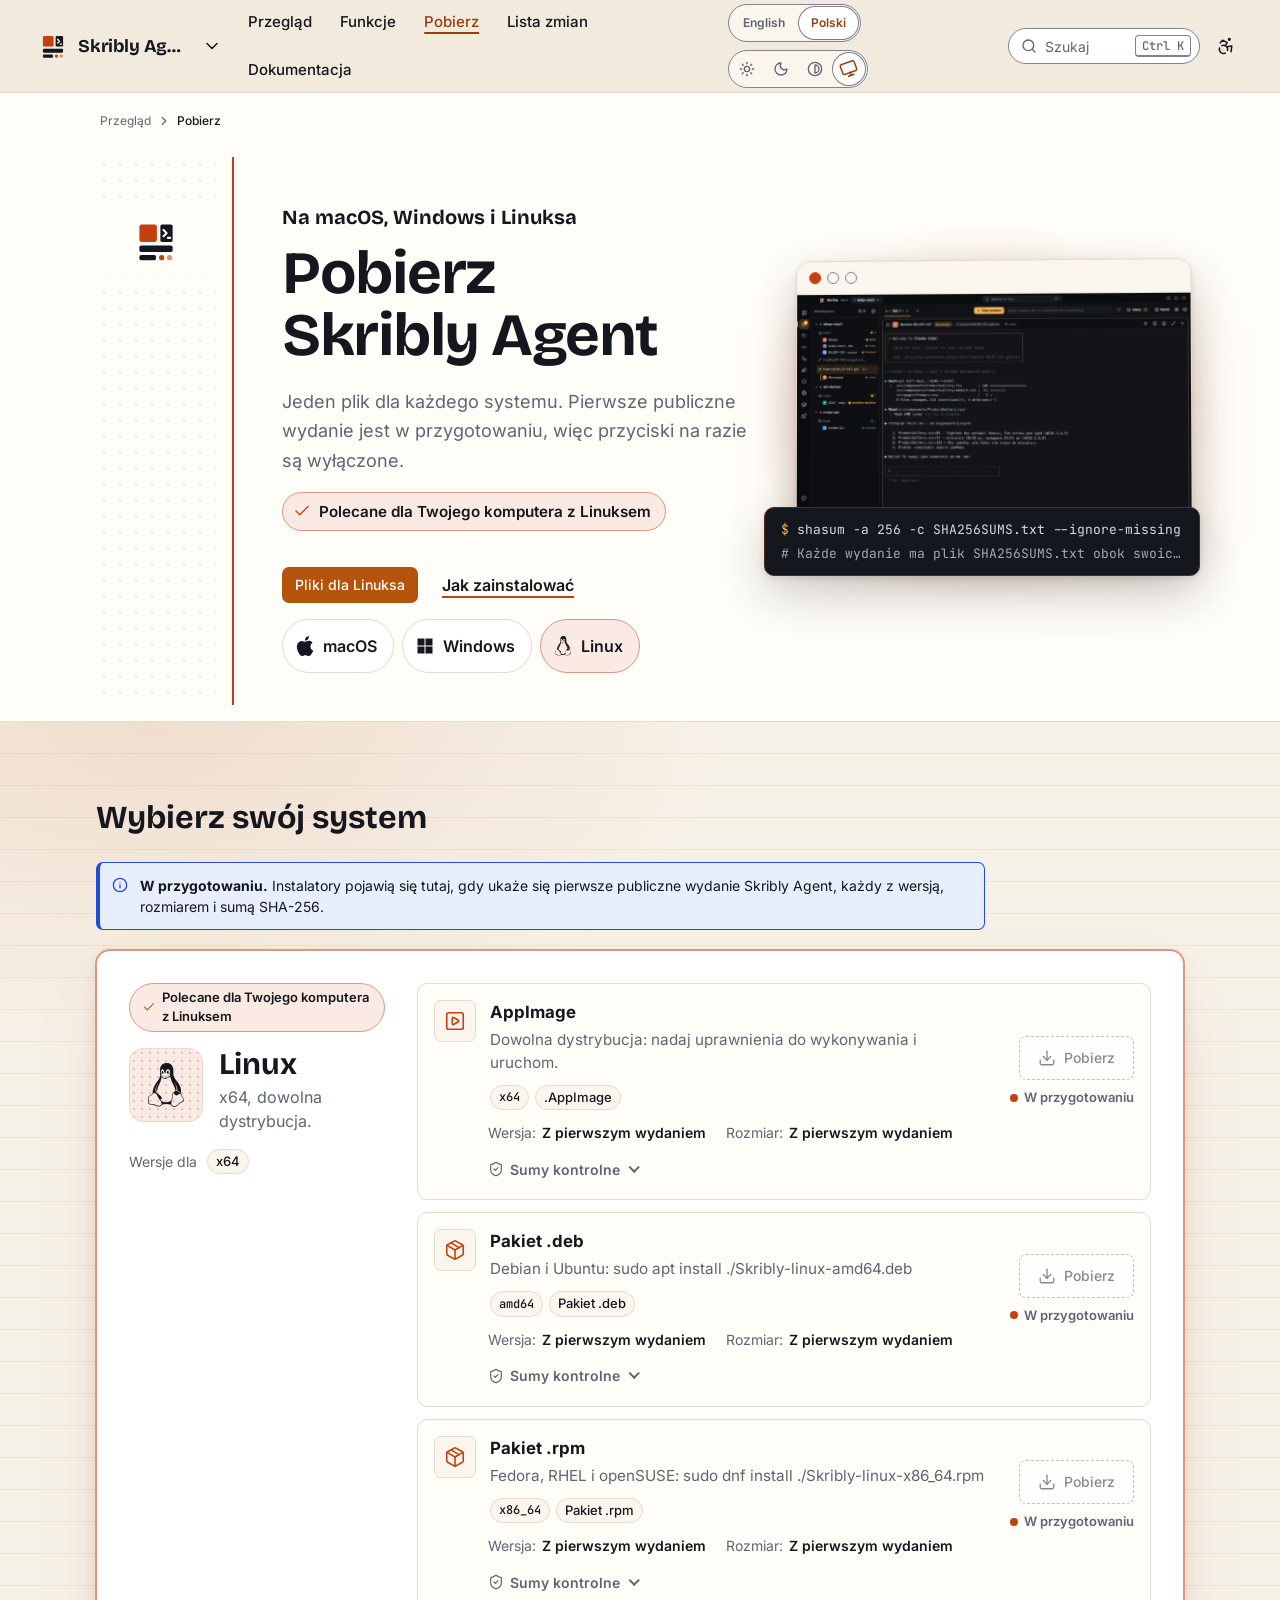
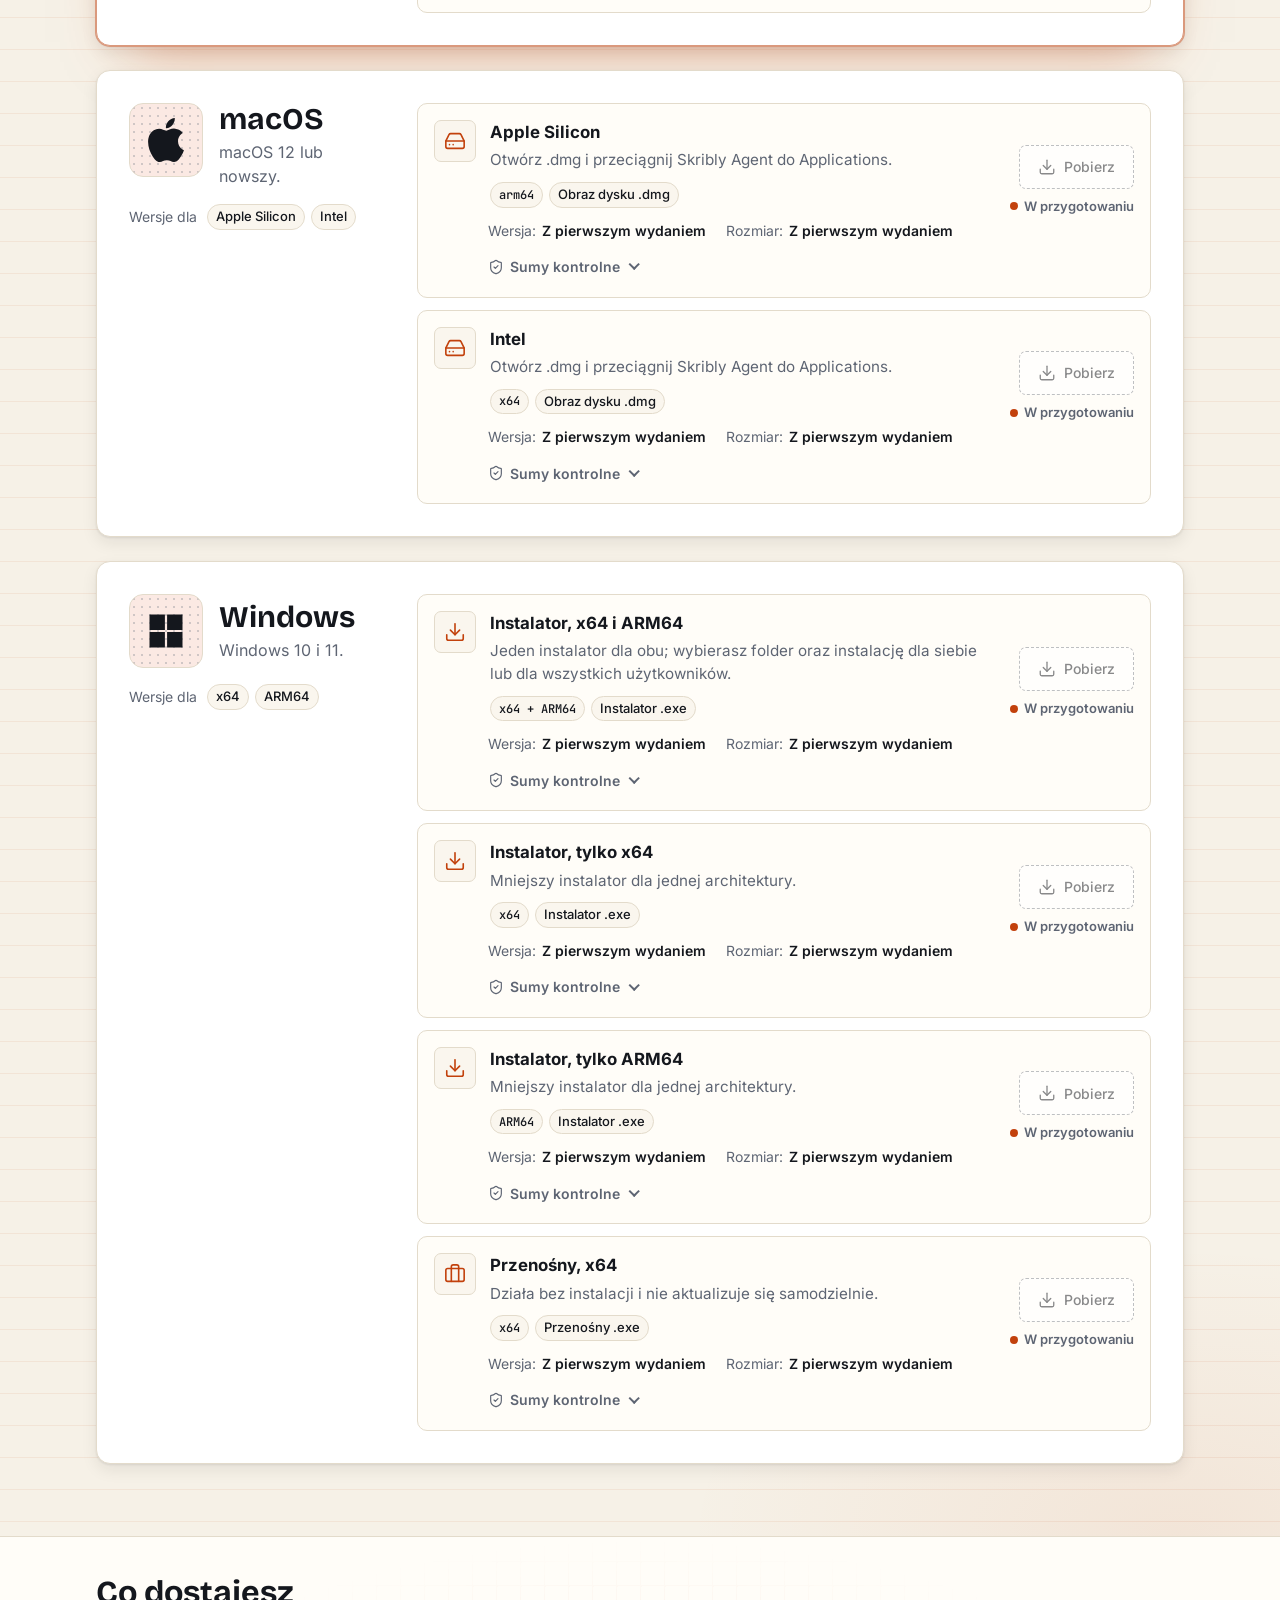
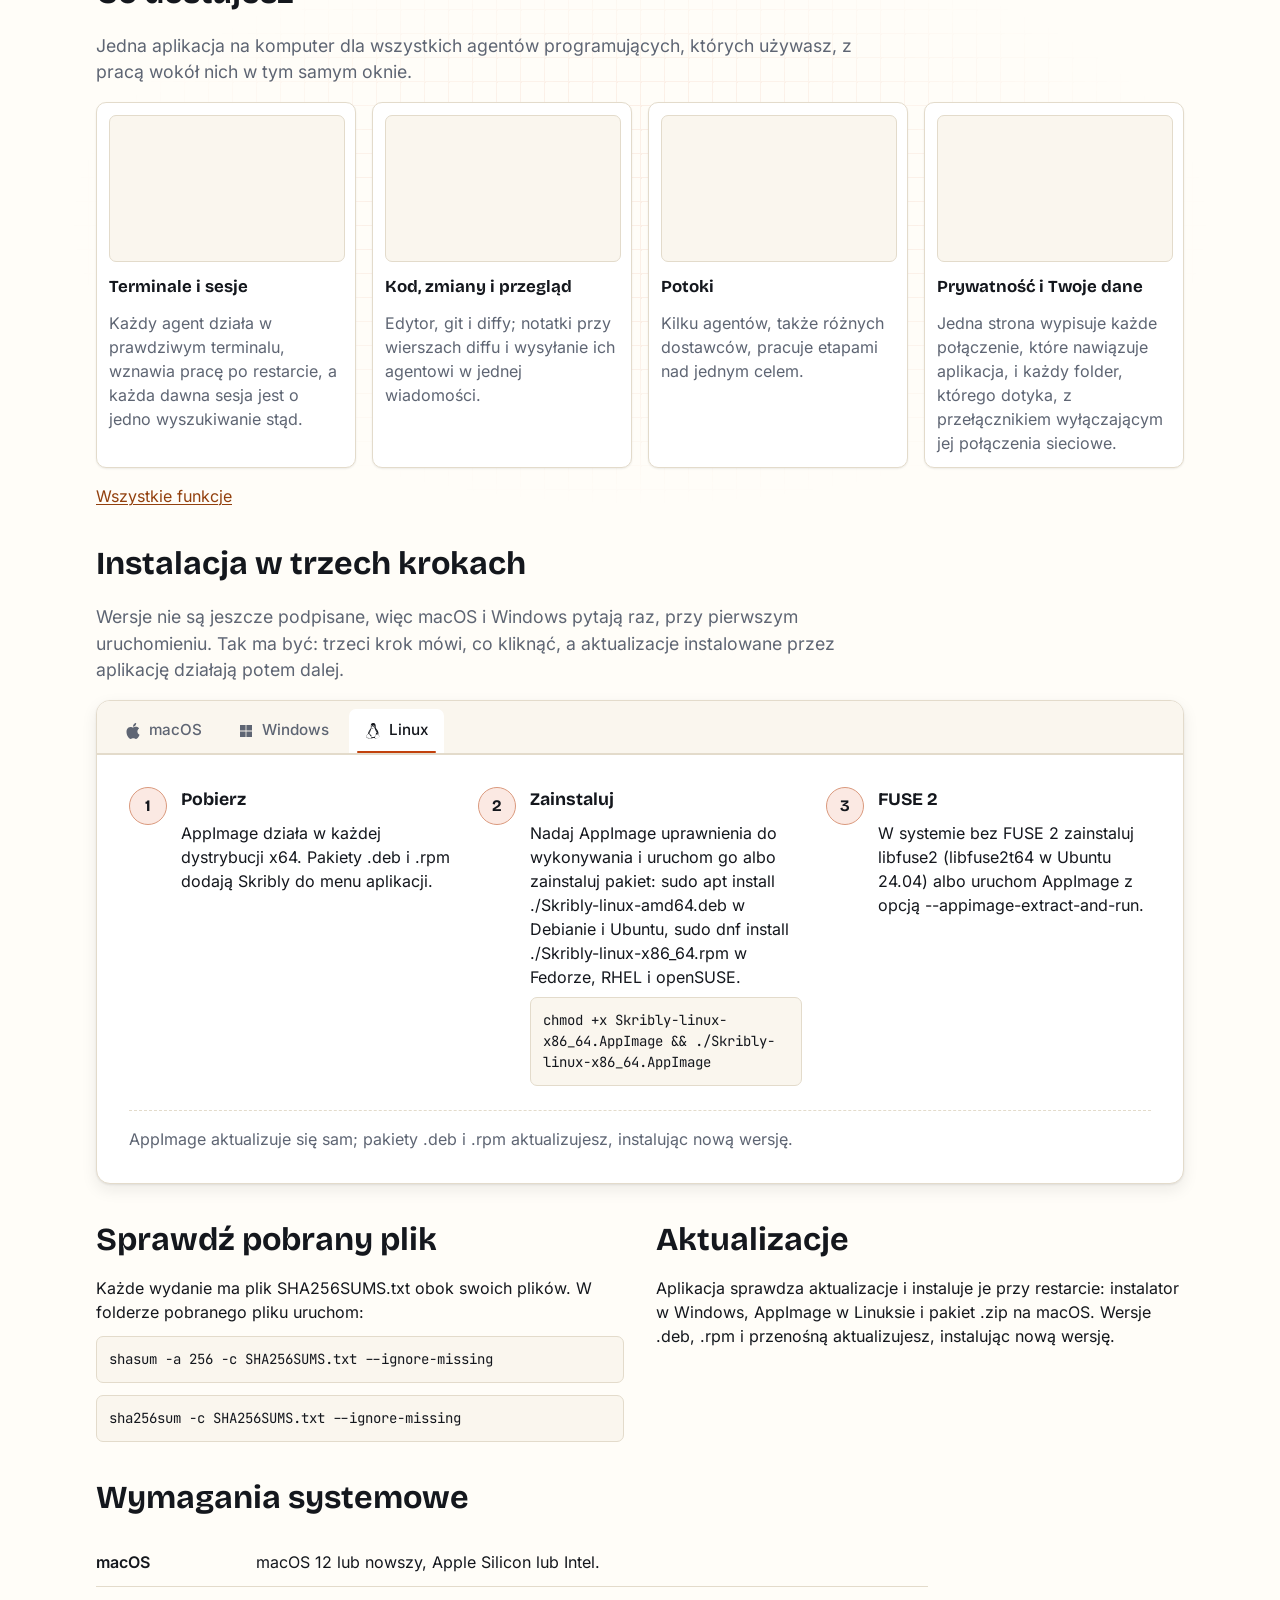
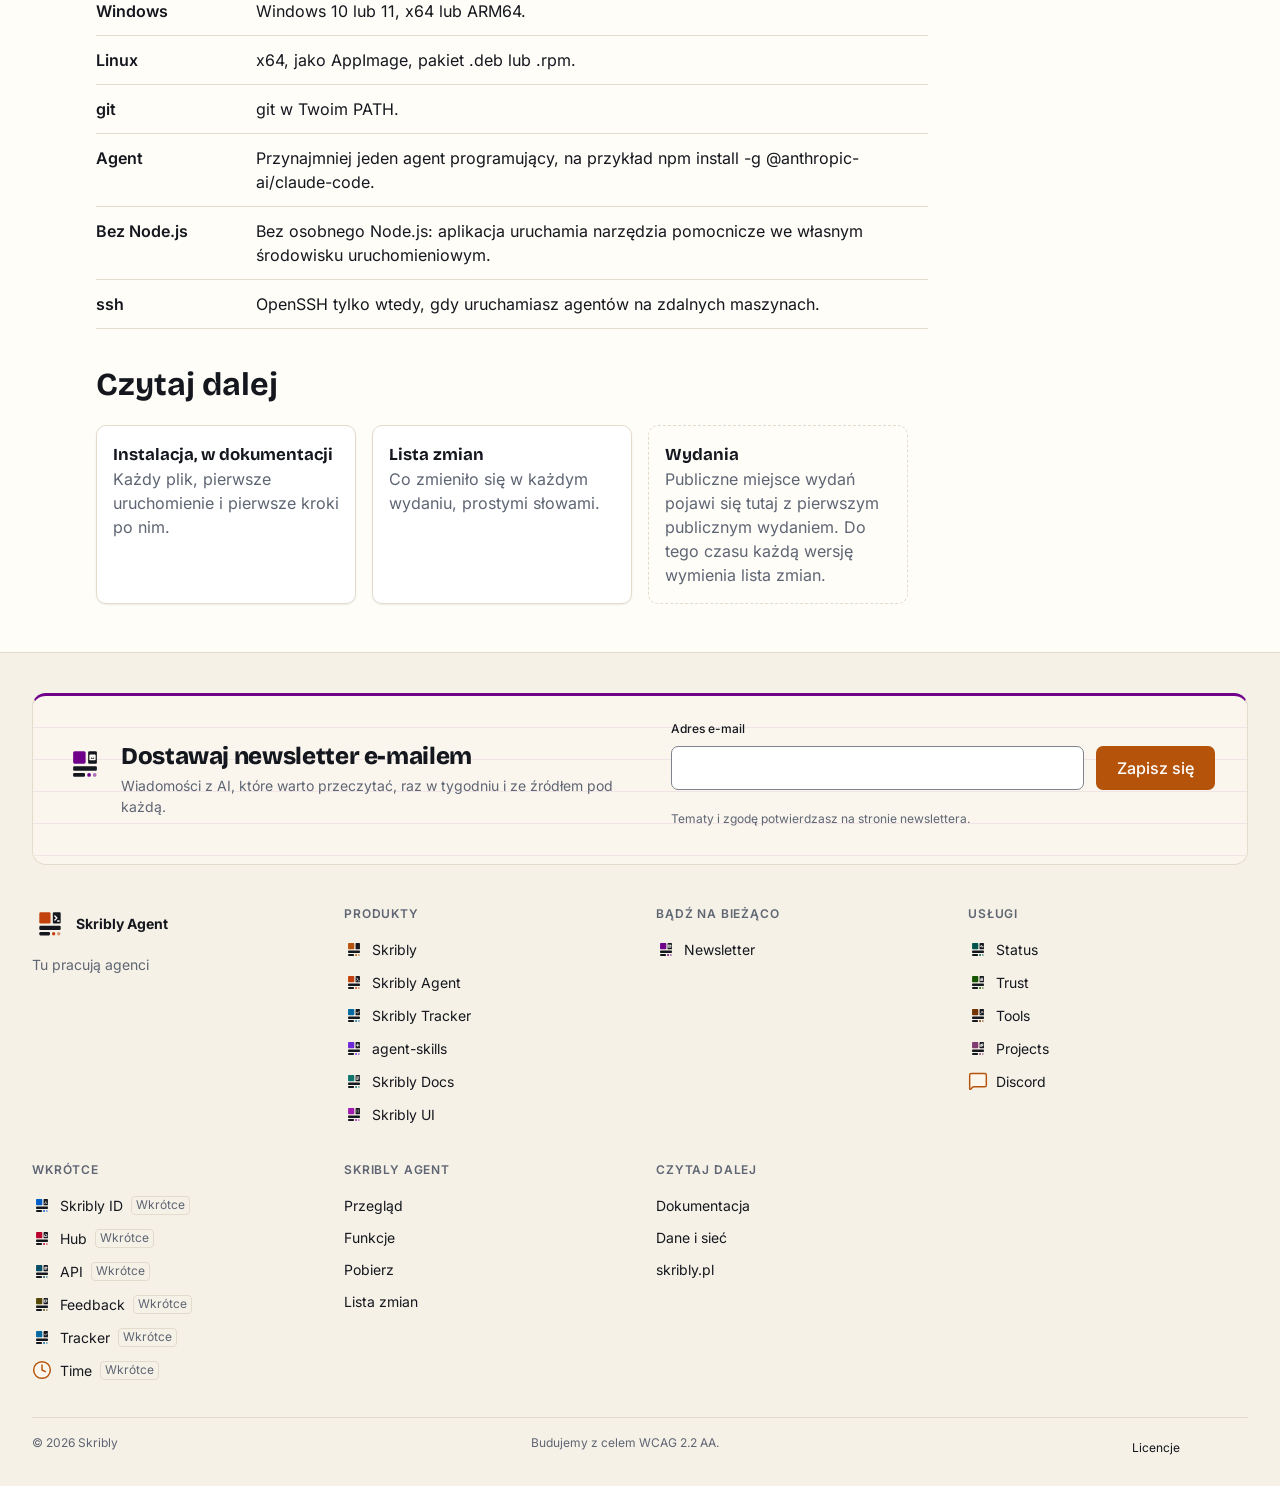
<file: pl/download/index.html>
<!DOCTYPE html><html lang="pl" dir="ltr"><head><meta charset="utf-8"><meta name="viewport" content="width=device-width, initial-scale=1"><meta http-equiv="Content-Security-Policy" content="default-src 'none'; connect-src 'self'; script-src 'self' 'wasm-unsafe-eval'; style-src 'self'; img-src 'self' data:; font-src 'self'; manifest-src 'self'; media-src 'self'; base-uri 'none'; form-action https://newsletter.skribly.pl; upgrade-insecure-requests"><title>Pobierz Skribly Agent | Skribly Agent</title><meta name="description" content="Skribly Agent na macOS (Apple Silicon i Intel), Windows (x64 i ARM64) oraz Linux (AppImage, deb, rpm). Pliki do pobrania są w przygotowaniu."><link rel="canonical" href="https://agent.skribly.pl/pl/download/"><link rel="alternate" hreflang="en" href="https://agent.skribly.pl/download/"><link rel="alternate" hreflang="pl" href="https://agent.skribly.pl/pl/download/"><link rel="alternate" hreflang="x-default" href="https://agent.skribly.pl/download/"><script src="/_astro/prepaint.iife.DfruCCWJ.js"></script><meta name="color-scheme" content="light dark"><meta name="theme-color" media="(prefers-color-scheme: light)" content="#fffdf8"><meta name="theme-color" media="(prefers-color-scheme: dark)" content="#111318"><meta name="referrer" content="strict-origin-when-cross-origin"><link rel="preload" href="/_astro/inter-latin-wght-normal.Dx4kXJAl.woff2" as="font" type="font/woff2" crossorigin><link rel="preload" href="/_astro/bricolage-grotesque-latin-wght-normal.DLoelf7F.woff2" as="font" type="font/woff2" crossorigin><link rel="icon" href="/favicon-32.png" sizes="32x32" type="image/png"><link rel="icon" href="/favicon.svg" type="image/svg+xml"><link rel="apple-touch-icon" href="/apple-touch-icon.png"><link rel="manifest" href="/manifest.webmanifest"><meta property="og:type" content="website"><meta property="og:site_name" content="Skribly Agent"><meta property="og:locale" content="pl_PL"><meta property="og:url" content="https://agent.skribly.pl/pl/download/"><meta property="og:title" content="Pobierz Skribly Agent | Skribly Agent"><meta property="og:description" content="Skribly Agent na macOS (Apple Silicon i Intel), Windows (x64 i ARM64) oraz Linux (AppImage, deb, rpm). Pliki do pobrania są w przygotowaniu."><meta property="og:image" content="https://agent.skribly.pl/og/pl/download/image.png"><meta property="og:image:width" content="1200"><meta property="og:image:height" content="630"><meta property="og:image:alt" content="Pobierz Skribly Agent | Skribly Agent"><meta name="twitter:card" content="summary_large_image"><meta name="twitter:title" content="Pobierz Skribly Agent | Skribly Agent"><meta name="twitter:description" content="Skribly Agent na macOS (Apple Silicon i Intel), Windows (x64 i ARM64) oraz Linux (AppImage, deb, rpm). Pliki do pobrania są w przygotowaniu."><meta name="twitter:image" content="https://agent.skribly.pl/og/pl/download/image.png"><script type="application/ld+json">{"@context":"https://schema.org","@graph":[{"@type":"Organization","@id":"https://skribly.pl/#organization","name":"Skribly","url":"https://skribly.pl/","logo":"https://skribly.pl/img/icons/icon-512.png","sameAs":["https://docs.skribly.pl/","https://ui.skribly.pl/"]},{"@type":"WebSite","@id":"https://agent.skribly.pl/#website","name":"Skribly Agent","url":"https://agent.skribly.pl/","inLanguage":"pl","description":"Skribly Agent na macOS (Apple Silicon i Intel), Windows (x64 i ARM64) oraz Linux (AppImage, deb, rpm). Pliki do pobrania są w przygotowaniu.","publisher":{"@id":"https://skribly.pl/#organization"}},{"@type":"WebPage","@id":"https://agent.skribly.pl/pl/download/#page","url":"https://agent.skribly.pl/pl/download/","name":"Pobierz Skribly Agent | Skribly Agent","description":"Skribly Agent na macOS (Apple Silicon i Intel), Windows (x64 i ARM64) oraz Linux (AppImage, deb, rpm). Pliki do pobrania są w przygotowaniu.","inLanguage":"pl","isPartOf":{"@id":"https://agent.skribly.pl/#website"},"publisher":{"@id":"https://skribly.pl/#organization"}},{"@type":"BreadcrumbList","itemListElement":[{"@type":"ListItem","position":1,"name":"Przegląd","item":"https://agent.skribly.pl/pl/"},{"@type":"ListItem","position":2,"name":"Pobierz","item":"https://agent.skribly.pl/pl/download/"}]}]}</script><script src="/_astro/platform.CM37RWSD.js"></script><link rel="stylesheet" href="/_astro/Page.BQjH1KUT.css"><link rel="stylesheet" href="/_astro/_.._0RKXeTr.css"></head><body class="sk-page"><a class="sk-skip-link" href="#content">Przejdź do treści</a><header class="sk-site-header sk-product--agent" data-sk-header><div class="sk-container sk-container--wide sk-site-header__bar"><div class="sk-site-header__brand"><a class="sk-site-header__home" href="/pl/" aria-label="Skribly Agent, strona główna"><svg class="sk-logo sk-logo--agent" viewBox="0 0 64 64" width="2.125rem" height="2.125rem" focusable="false" aria-hidden="true"><rect x="13" y="13" width="20" height="20" rx="2.5" fill="var(--sk-tool-agent)"/><rect x="37" y="13" width="14" height="20" rx="2" fill="currentColor"/><path d="M40.6 19.4l3.6 3.6-3.6 3.6M45.6 28.4h2.6" fill="none" stroke="var(--sk-bg)" stroke-width="2.4" stroke-linecap="round" stroke-linejoin="round"/><rect x="13" y="37" width="38" height="7.5" rx="2" fill="currentColor"/><rect x="13" y="48" width="19" height="6" rx="2" fill="currentColor"/><circle cx="38.5" cy="51" r="3" fill="var(--sk-tool-agent)"/><circle cx="47.5" cy="51" r="3" fill="var(--sk-tool-agent)" opacity="0.55"/></svg><span class="sk-site-header__name">Skribly Agent</span></a><details class="sk-dropdown sk-ecosystem"><summary class="sk-icon-button sk-ecosystem__toggle" aria-label="Przełącz produkt" title="Przełącz produkt"><svg class="sk-icon sk-dropdown__chevron" viewBox="0 0 24 24" focusable="false" data-icon="chevron.down" aria-hidden="true"><path d="m6 9 6 6 6-6"></path></svg></summary><div class="sk-dropdown__panel"><p class="sk-ecosystem__title" id="sk-ecosystem-agent">Produkty Skribly</p><ul class="sk-ecosystem__list" aria-labelledby="sk-ecosystem-agent"><li><a class="sk-ecosystem__item sk-product--skribly" href="https://skribly.pl/pl/" hreflang="pl"><svg class="sk-logo sk-logo--skribly" viewBox="0 0 64 64" width="2.25rem" height="2.25rem" focusable="false" aria-hidden="true"><rect x="13" y="13" width="20" height="20" rx="2.5" fill="var(--sk-accent)"/><rect x="37" y="13" width="14" height="20" rx="2" fill="currentColor"/><rect x="13" y="37" width="38" height="7.5" rx="2" fill="currentColor"/><rect x="13" y="48" width="19" height="6" rx="2" fill="currentColor"/><circle cx="38.5" cy="51" r="3" fill="var(--sk-accent)"/><circle cx="47.5" cy="51" r="3" fill="var(--sk-accent)" opacity="0.55"/></svg><span><strong>Skribly</strong><span>Jedno miejsce dla agentów, zadań i zasad</span></span></a></li><li><a class="sk-ecosystem__item sk-product--agent" href="https://agent.skribly.pl/" aria-current="true"><svg class="sk-logo sk-logo--agent" viewBox="0 0 64 64" width="2.25rem" height="2.25rem" focusable="false" aria-hidden="true"><rect x="13" y="13" width="20" height="20" rx="2.5" fill="var(--sk-tool-agent)"/><rect x="37" y="13" width="14" height="20" rx="2" fill="currentColor"/><path d="M40.6 19.4l3.6 3.6-3.6 3.6M45.6 28.4h2.6" fill="none" stroke="var(--sk-bg)" stroke-width="2.4" stroke-linecap="round" stroke-linejoin="round"/><rect x="13" y="37" width="38" height="7.5" rx="2" fill="currentColor"/><rect x="13" y="48" width="19" height="6" rx="2" fill="currentColor"/><circle cx="38.5" cy="51" r="3" fill="var(--sk-tool-agent)"/><circle cx="47.5" cy="51" r="3" fill="var(--sk-tool-agent)" opacity="0.55"/></svg><span><strong>Skribly Agent</strong><span>Tu pracują agenci</span></span><span class="sk-ecosystem__here">Tu jesteś</span></a></li><li><a class="sk-ecosystem__item sk-product--tracker" href="https://skribly.pl/pl/apps/skribly-tracker/" hreflang="pl"><svg class="sk-logo sk-logo--tracker" viewBox="0 0 64 64" width="2.25rem" height="2.25rem" focusable="false" aria-hidden="true"><rect x="13" y="13" width="20" height="20" rx="2.5" fill="var(--sk-tool-tracker)"/><rect x="37" y="13" width="14" height="20" rx="2" fill="currentColor"/><path d="M40.4 23.6l2.8 2.8 4.8-5.4" fill="none" stroke="var(--sk-bg)" stroke-width="2.4" stroke-linecap="round" stroke-linejoin="round"/><rect x="13" y="37" width="38" height="7.5" rx="2" fill="currentColor"/><rect x="13" y="48" width="19" height="6" rx="2" fill="currentColor"/><circle cx="38.5" cy="51" r="3" fill="var(--sk-tool-tracker)"/><circle cx="47.5" cy="51" r="3" fill="var(--sk-tool-tracker)" opacity="0.55"/></svg><span><strong>Skribly Tracker</strong><span>Tu powstają zadania</span></span></a></li><li><a class="sk-ecosystem__item sk-product--skills" href="https://skribly.pl/pl/apps/agent-skills/" hreflang="pl"><svg class="sk-logo sk-logo--skills" viewBox="0 0 64 64" width="2.25rem" height="2.25rem" focusable="false" aria-hidden="true"><rect x="13" y="13" width="20" height="20" rx="2.5" fill="var(--sk-tool-skills)"/><rect x="37" y="13" width="14" height="20" rx="2" fill="currentColor"/><path d="M44 18.6v8.8M39.6 23h8.8" fill="none" stroke="var(--sk-bg)" stroke-width="2.4" stroke-linecap="round" stroke-linejoin="round"/><rect x="13" y="37" width="38" height="7.5" rx="2" fill="currentColor"/><rect x="13" y="48" width="19" height="6" rx="2" fill="currentColor"/><circle cx="38.5" cy="51" r="3" fill="var(--sk-tool-skills)"/><circle cx="47.5" cy="51" r="3" fill="var(--sk-tool-skills)" opacity="0.55"/></svg><span><strong>agent-skills</strong><span>Tu mieszkają zasady</span></span></a></li><li><a class="sk-ecosystem__item sk-product--docs" href="https://docs.skribly.pl/"><svg class="sk-logo sk-logo--docs" viewBox="0 0 64 64" width="2.25rem" height="2.25rem" focusable="false" aria-hidden="true"><rect x="13" y="13" width="20" height="20" rx="2.5" fill="var(--sk-tool-docs)"/><rect x="37" y="13" width="14" height="20" rx="2" fill="currentColor"/><path d="M40.4 19h7.2M40.4 23h7.2M40.4 27h4.4" fill="none" stroke="var(--sk-bg)" stroke-width="2.4" stroke-linecap="round" stroke-linejoin="round"/><rect x="13" y="37" width="38" height="7.5" rx="2" fill="currentColor"/><rect x="13" y="48" width="19" height="6" rx="2" fill="currentColor"/><circle cx="38.5" cy="51" r="3" fill="var(--sk-tool-docs)"/><circle cx="47.5" cy="51" r="3" fill="var(--sk-tool-docs)" opacity="0.55"/></svg><span><strong>Skribly Docs</strong><span>Poradniki i dokumentacja</span></span></a></li><li><a class="sk-ecosystem__item sk-product--ui" href="https://ui.skribly.pl/"><svg class="sk-logo sk-logo--ui" viewBox="0 0 64 64" width="2.25rem" height="2.25rem" focusable="false" aria-hidden="true"><rect x="13" y="13" width="20" height="20" rx="2.5" fill="var(--sk-tool-ui)"/><rect x="37" y="13" width="14" height="20" rx="2" fill="currentColor"/><path d="M41.2 19.6h.01M46.8 19.6h.01M41.2 25.4h.01M46.8 25.4h.01" fill="none" stroke="var(--sk-bg)" stroke-width="2.4" stroke-linecap="round" stroke-linejoin="round"/><rect x="13" y="37" width="38" height="7.5" rx="2" fill="currentColor"/><rect x="13" y="48" width="19" height="6" rx="2" fill="currentColor"/><circle cx="38.5" cy="51" r="3" fill="var(--sk-tool-ui)"/><circle cx="47.5" cy="51" r="3" fill="var(--sk-tool-ui)" opacity="0.55"/></svg><span><strong>Skribly UI</strong><span>Tokeny i komponenty</span></span></a></li></ul><p class="sk-ecosystem__title" id="sk-ecosystem-agent-channels">Bądź na bieżąco</p><ul class="sk-ecosystem__list" aria-labelledby="sk-ecosystem-agent-channels"><li><a class="sk-ecosystem__item sk-product--newsletter" href="https://newsletter.skribly.pl/pl/" hreflang="pl"><svg class="sk-logo sk-logo--newsletter" viewBox="0 0 64 64" width="2.25rem" height="2.25rem" focusable="false" aria-hidden="true"><rect x="13" y="13" width="20" height="20" rx="2.5" fill="var(--sk-tool-newsletter)"/><rect x="37" y="13" width="14" height="20" rx="2" fill="currentColor"/><path d="M40.2 19.6h7.6v6.8h-7.6zM40.6 20.2l3.4 2.8 3.4-2.8" fill="none" stroke="var(--sk-bg)" stroke-width="2.4" stroke-linecap="round" stroke-linejoin="round"/><rect x="13" y="37" width="38" height="7.5" rx="2" fill="currentColor"/><rect x="13" y="48" width="19" height="6" rx="2" fill="currentColor"/><circle cx="38.5" cy="51" r="3" fill="var(--sk-tool-newsletter)"/><circle cx="47.5" cy="51" r="3" fill="var(--sk-tool-newsletter)" opacity="0.55"/></svg><span><strong>Skribly Newsletter</strong><span>Wiadomości o AI co tydzień, każda ze źródłem</span></span></a></li></ul><p class="sk-ecosystem__title" id="sk-ecosystem-agent-services">Usługi</p><ul class="sk-ecosystem__list" aria-labelledby="sk-ecosystem-agent-services"><li><a class="sk-ecosystem__item sk-product--status" href="https://status.skribly.pl/pl/" hreflang="pl"><svg class="sk-logo sk-logo--status" viewBox="0 0 64 64" width="2.25rem" height="2.25rem" focusable="false" aria-hidden="true"><rect x="13" y="13" width="20" height="20" rx="2.5" fill="var(--sk-tool-status)"/><rect x="37" y="13" width="14" height="20" rx="2" fill="currentColor"/><path d="M39.6 23.6h2.2l1.4-3.6 2.4 6.8 1.4-3.2h1.4" fill="none" stroke="var(--sk-bg)" stroke-width="2.4" stroke-linecap="round" stroke-linejoin="round"/><rect x="13" y="37" width="38" height="7.5" rx="2" fill="currentColor"/><rect x="13" y="48" width="19" height="6" rx="2" fill="currentColor"/><circle cx="38.5" cy="51" r="3" fill="var(--sk-tool-status)"/><circle cx="47.5" cy="51" r="3" fill="var(--sk-tool-status)" opacity="0.55"/></svg><span><strong>Skribly Status</strong><span>Czy każda usługa działa</span></span></a></li><li><a class="sk-ecosystem__item sk-product--trust" href="https://trust.skribly.pl/pl/" hreflang="pl"><svg class="sk-logo sk-logo--trust" viewBox="0 0 64 64" width="2.25rem" height="2.25rem" focusable="false" aria-hidden="true"><rect x="13" y="13" width="20" height="20" rx="2.5" fill="var(--sk-tool-trust)"/><rect x="37" y="13" width="14" height="20" rx="2" fill="currentColor"/><path d="M41.8 22.6v-3h4.4v3M40.8 24.2h6.4v2.8h-6.4z" fill="none" stroke="var(--sk-bg)" stroke-width="2.4" stroke-linecap="round" stroke-linejoin="round"/><rect x="13" y="37" width="38" height="7.5" rx="2" fill="currentColor"/><rect x="13" y="48" width="19" height="6" rx="2" fill="currentColor"/><circle cx="38.5" cy="51" r="3" fill="var(--sk-tool-trust)"/><circle cx="47.5" cy="51" r="3" fill="var(--sk-tool-trust)" opacity="0.55"/></svg><span><strong>Skribly Trust</strong><span>Bezpieczeństwo, prywatność i dostępność</span></span></a></li><li><a class="sk-ecosystem__item sk-product--tools" href="https://tools.skribly.pl/pl/" hreflang="pl"><svg class="sk-logo sk-logo--tools" viewBox="0 0 64 64" width="2.25rem" height="2.25rem" focusable="false" aria-hidden="true"><rect x="13" y="13" width="20" height="20" rx="2.5" fill="var(--sk-tool-tools)"/><rect x="37" y="13" width="14" height="20" rx="2" fill="currentColor"/><path d="M40.8 27.2L46 22M43.8 19.8l4.4 4.4" fill="none" stroke="var(--sk-bg)" stroke-width="2.4" stroke-linecap="round" stroke-linejoin="round"/><rect x="13" y="37" width="38" height="7.5" rx="2" fill="currentColor"/><rect x="13" y="48" width="19" height="6" rx="2" fill="currentColor"/><circle cx="38.5" cy="51" r="3" fill="var(--sk-tool-tools)"/><circle cx="47.5" cy="51" r="3" fill="var(--sk-tool-tools)" opacity="0.55"/></svg><span><strong>Skribly Tools</strong><span>Małe narzędzia w przeglądarce</span></span></a></li><li><a class="sk-ecosystem__item sk-product--projects" href="https://projects.skribly.pl/pl/" hreflang="pl"><svg class="sk-logo sk-logo--projects" viewBox="0 0 64 64" width="2.25rem" height="2.25rem" focusable="false" aria-hidden="true"><rect x="13" y="13" width="20" height="20" rx="2.5" fill="var(--sk-tool-projects)"/><rect x="37" y="13" width="14" height="20" rx="2" fill="currentColor"/><path d="M40.4 21.8h4.8v4.8h-4.8zM43 21.8v-2.6h4.8v4.8h-2.6" fill="none" stroke="var(--sk-bg)" stroke-width="2.4" stroke-linecap="round" stroke-linejoin="round"/><rect x="13" y="37" width="38" height="7.5" rx="2" fill="currentColor"/><rect x="13" y="48" width="19" height="6" rx="2" fill="currentColor"/><circle cx="38.5" cy="51" r="3" fill="var(--sk-tool-projects)"/><circle cx="47.5" cy="51" r="3" fill="var(--sk-tool-projects)" opacity="0.55"/></svg><span><strong>Skribly Projects</strong><span>Każda część i jej postęp</span></span></a></li><li><a class="sk-ecosystem__item sk-product--discord" href="https://dc.skribly.pl/pl/" hreflang="pl"><svg class="sk-icon sk-icon--duo sk-ecosystem__icon" viewBox="0 0 24 24" focusable="false" data-icon="content.comment" aria-hidden="true"><g class="sk-icon__fill"><path d="M22 17a2 2 0 0 1-2 2H6.828a2 2 0 0 0-1.414.586l-2.202 2.202A.71.71 0 0 1 2 21.286V5a2 2 0 0 1 2-2h16a2 2 0 0 1 2 2z"></path></g><path d="M22 17a2 2 0 0 1-2 2H6.828a2 2 0 0 0-1.414.586l-2.202 2.202A.71.71 0 0 1 2 21.286V5a2 2 0 0 1 2-2h16a2 2 0 0 1 2 2z"></path></svg><span><strong>Discord</strong><span>Rozmowy z osobami, które budują Skribly</span></span></a></li></ul></div></details></div><div class="sk-site-header__quick"><button class="sk-search-button sk-site-header__wide" type="button" data-sk-search-open data-sk-needs-js aria-haspopup="dialog" aria-controls="sk-search" aria-keyshortcuts="Control+K /"><svg class="sk-icon" viewBox="0 0 24 24" focusable="false" data-icon="action.search" aria-hidden="true"><g class="sk-icon__fill"><circle cx="11" cy="11" r="8"></circle></g><path d="m21 21-4.34-4.34"></path><circle cx="11" cy="11" r="8"></circle></svg><span>Szukaj</span><kbd class="sk-kbd" aria-hidden="true">Ctrl K</kbd></button><button class="sk-icon-button sk-site-header__narrow" type="button" data-sk-search-open data-sk-needs-js aria-label="Szukaj" aria-haspopup="dialog" aria-controls="sk-search" aria-keyshortcuts="Control+K /"><svg class="sk-icon" viewBox="0 0 24 24" focusable="false" data-icon="action.search" aria-hidden="true"><g class="sk-icon__fill"><circle cx="11" cy="11" r="8"></circle></g><path d="m21 21-4.34-4.34"></path><circle cx="11" cy="11" r="8"></circle></svg></button><button class="sk-icon-button" type="button" data-sk-a11y-open data-sk-needs-js aria-controls="sk-a11y-panel" aria-expanded="false" aria-label="Dostępność" title="Otwórz ustawienia dostępności"><svg class="sk-icon" viewBox="0 0 24 24" focusable="false" data-icon="nav.accessibility" aria-hidden="true"><g class="sk-icon__fill"><circle cx="16" cy="4" r="1"></circle></g><circle cx="16" cy="4" r="1"></circle><path d="m18 19 1-7-6 1"></path><path d="m5 8 3-3 5.5 3-2.36 3.5"></path><path d="M4.24 14.5a5 5 0 0 0 6.88 6"></path><path d="M13.76 17.5a5 5 0 0 0-6.88-6"></path></svg></button><button class="sk-icon-button sk-site-header__menu-toggle" type="button" data-sk-menu-toggle data-sk-needs-js aria-expanded="false" aria-controls="sk-site-drawer-agent" aria-label="Menu" data-open="Menu" data-close="Zamknij menu"><span class="sk-burger" aria-hidden="true"><span></span><span></span><span></span></span></button></div><div class="sk-site-header__drawer" id="sk-site-drawer-agent"><nav class="sk-site-nav" aria-label="Główna nawigacja"><ul class="sk-site-nav__list"><li><a class="sk-site-nav__link" href="/pl/">Przegląd</a></li><li><a class="sk-site-nav__link" href="/pl/features/">Funkcje</a></li><li><a class="sk-site-nav__link" href="/pl/download/" aria-current="page">Pobierz</a></li><li><a class="sk-site-nav__link" href="/pl/changelog/">Lista zmian</a></li><li><a class="sk-site-nav__link" href="https://docs.skribly.pl/pl/agent/">Dokumentacja</a></li></ul></nav><div class="sk-site-header__tools"><nav class="sk-language-switch" aria-label="Język"><ul><li><a href="/download/" lang="en" hreflang="en">English</a></li><li><span lang="pl" aria-current="true">Polski</span></li></ul></nav><fieldset class="sk-theme-switch" data-sk-theme-switch><legend class="sk-visually-hidden">Motyw</legend><label title="Dzień"><input type="radio" name="sk-theme-93kgpn" value="light"><svg class="sk-icon" viewBox="0 0 24 24" focusable="false" data-icon="theme.light" aria-hidden="true"><g class="sk-icon__fill"><circle cx="12" cy="12" r="4"></circle></g><circle cx="12" cy="12" r="4"></circle><path d="M12 2v2"></path><path d="M12 20v2"></path><path d="m4.93 4.93 1.41 1.41"></path><path d="m17.66 17.66 1.41 1.41"></path><path d="M2 12h2"></path><path d="M20 12h2"></path><path d="m6.34 17.66-1.41 1.41"></path><path d="m19.07 4.93-1.41 1.41"></path></svg><span class="sk-visually-hidden">Dzień</span></label><label title="Noc"><input type="radio" name="sk-theme-93kgpn" value="dark"><svg class="sk-icon" viewBox="0 0 24 24" focusable="false" data-icon="theme.dark" aria-hidden="true"><g class="sk-icon__fill"><path d="M20.985 12.486a9 9 0 1 1-9.473-9.472c.405-.022.617.46.402.803a6 6 0 0 0 8.268 8.268c.344-.215.825-.004.803.401"></path></g><path d="M20.985 12.486a9 9 0 1 1-9.473-9.472c.405-.022.617.46.402.803a6 6 0 0 0 8.268 8.268c.344-.215.825-.004.803.401"></path></svg><span class="sk-visually-hidden">Noc</span></label><label title="Wysoki kontrast"><input type="radio" name="sk-theme-93kgpn" value="contrast"><svg class="sk-icon" viewBox="0 0 24 24" focusable="false" data-icon="theme.contrast" aria-hidden="true"><g class="sk-icon__fill"><circle cx="12" cy="12" r="10"></circle><path d="M12 18a6 6 0 0 0 0-12v12z"></path></g><circle cx="12" cy="12" r="10"></circle><path d="M12 18a6 6 0 0 0 0-12v12z"></path></svg><span class="sk-visually-hidden">Wysoki kontrast</span></label><label title="Jak w systemie"><input type="radio" name="sk-theme-93kgpn" value="system" checked><svg class="sk-icon" viewBox="0 0 24 24" focusable="false" data-icon="theme.system" aria-hidden="true"><g class="sk-icon__fill"><rect rx="2" x="2" y="3" width="20" height="14"></rect></g><rect rx="2" x="2" y="3" width="20" height="14"></rect><line x1="8" y1="21" x2="16" y2="21"></line><line x1="12" y1="17" x2="12" y2="21"></line></svg><span class="sk-visually-hidden">Jak w systemie</span></label></fieldset><script type="module" src="/_astro/ThemeSwitch.astro_astro_type_script_index_0_lang.CFWxGLRv.js"></script></div></div></div></header><script type="module" src="/_astro/SiteHeader.astro_astro_type_script_index_0_lang.C7ESqmu-.js"></script><main class="sk-page__main sk-page__main--full site-main sk-product--agent" id="content" tabindex="-1" data-pagefind-body><nav class="sk-breadcrumbs" aria-label="Jesteś tutaj" data-pagefind-ignore><ol><li><a href="/pl/">Przegląd</a></li><li><span aria-current="page">Pobierz</span></li></ol></nav><div class="dl"><div class="sk-container dl-hero"><header class="sk-hero sk-hero--scene sk-hero--themed sk-hero--notebook sk-product--agent" data-sk-hero="scene"><div class="sk-hero__body"><span class="sk-site-hero__logo"><svg class="sk-logo sk-logo--agent" viewBox="0 0 64 64" width="3.5rem" height="3.5rem" focusable="false" aria-hidden="true"><rect x="13" y="13" width="20" height="20" rx="2.5" fill="var(--sk-tool-agent)"/><rect x="37" y="13" width="14" height="20" rx="2" fill="currentColor"/><path d="M40.6 19.4l3.6 3.6-3.6 3.6M45.6 28.4h2.6" fill="none" stroke="var(--sk-bg)" stroke-width="2.4" stroke-linecap="round" stroke-linejoin="round"/><rect x="13" y="37" width="38" height="7.5" rx="2" fill="currentColor"/><rect x="13" y="48" width="19" height="6" rx="2" fill="currentColor"/><circle cx="38.5" cy="51" r="3" fill="var(--sk-tool-agent)"/><circle cx="47.5" cy="51" r="3" fill="var(--sk-tool-agent)" opacity="0.55"/></svg></span><p class="sk-hero__eyebrow">Na macOS, Windows i Linuksa</p><h1 class="sk-hero__title">Pobierz Skribly Agent</h1><div class="sk-hero__lead"><p>Jeden plik dla każdego systemu. Pierwsze publiczne wydanie jest w przygotowaniu, więc przyciski na razie są wyłączone.</p><p class="recommend"><svg class="sk-icon icon icon--18 recommend__icon" viewBox="0 0 24 24" focusable="false" data-icon="action.check" aria-hidden="true"><path d="M20 6 9 17l-5-5"></path></svg><span class="pick pick--all">Wersje na macOS, Windows i Linuksa</span><span class="pick pick--mac">Polecane dla Twojego Maca</span><span class="pick pick--windows">Polecane dla Twojego PC</span><span class="pick pick--linux">Polecane dla Twojego komputera z Linuksem</span></p></div><div class="sk-hero__actions"><a class="sk-button pick pick--all jump" href="#systems">Wybierz swój system</a><a class="sk-button pick pick--mac jump" href="#system-mac">Pliki dla Twojego Maca</a><a class="sk-button pick pick--windows jump" href="#system-windows">Pliki dla Twojego PC</a><a class="sk-button pick pick--linux jump" href="#system-linux">Pliki dla Linuksa</a><a href="#install">Jak zainstalować</a><ul class="platforms" role="list" aria-label="Systemy"><li><a class="platform" href="#system-mac" data-platform-link="mac"><svg class="sk-icon icon icon--20" viewBox="0 0 24 24" focusable="false" data-icon="os.macos" aria-hidden="true"><g fill="currentColor" stroke="none"><path d="M12.152 6.896c-.948 0-2.415-1.078-3.96-1.04-2.04.027-3.91 1.183-4.961 3.014-2.117 3.675-.546 9.103 1.519 12.09 1.013 1.454 2.208 3.09 3.792 3.039 1.52-.065 2.09-.987 3.935-.987 1.831 0 2.35.987 3.96.948 1.637-.026 2.676-1.48 3.676-2.948 1.156-1.688 1.636-3.325 1.662-3.415-.039-.013-3.182-1.221-3.22-4.857-.026-3.04 2.48-4.494 2.597-4.559-1.429-2.09-3.623-2.324-4.39-2.376-2-.156-3.675 1.09-4.61 1.09zM15.53 3.83c.843-1.012 1.4-2.427 1.245-3.83-1.207.052-2.662.805-3.532 1.818-.78.896-1.454 2.338-1.273 3.714 1.338.104 2.715-.688 3.559-1.701"></path></g></svg><span>macOS</span></a></li><li><a class="platform" href="#system-windows" data-platform-link="windows"><svg class="sk-icon icon icon--20" viewBox="0 0 24 24" focusable="false" data-icon="os.windows" aria-hidden="true"><g fill="currentColor" stroke="none"><path d="M3 3h8.4v8.4H3zM12.6 3H21v8.4h-8.4zM3 12.6h8.4V21H3zM12.6 12.6H21V21h-8.4z"></path></g></svg><span>Windows</span></a></li><li><a class="platform" href="#system-linux" data-platform-link="linux"><svg class="sk-icon icon icon--20" viewBox="0 0 24 24" focusable="false" data-icon="os.linux" aria-hidden="true"><g fill="currentColor" stroke="none"><path d="M12.504 0c-.155 0-.315.008-.48.021-4.226.333-3.105 4.807-3.17 6.298-.076 1.092-.3 1.953-1.05 3.02-.885 1.051-2.127 2.75-2.716 4.521-.278.832-.41 1.684-.287 2.489a.424.424 0 00-.11.135c-.26.268-.45.6-.663.839-.199.199-.485.267-.797.4-.313.136-.658.269-.864.68-.09.189-.136.394-.132.602 0 .199.027.4.055.536.058.399.116.728.04.97-.249.68-.28 1.145-.106 1.484.174.334.535.47.94.601.81.2 1.91.135 2.774.6.926.466 1.866.67 2.616.47.526-.116.97-.464 1.208-.946.587-.003 1.23-.269 2.26-.334.699-.058 1.574.267 2.577.2.025.134.063.198.114.333l.003.003c.391.778 1.113 1.132 1.884 1.071.771-.06 1.592-.536 2.257-1.306.631-.765 1.683-1.084 2.378-1.503.348-.199.629-.469.649-.853.023-.4-.2-.811-.714-1.376v-.097l-.003-.003c-.17-.2-.25-.535-.338-.926-.085-.401-.182-.786-.492-1.046h-.003c-.059-.054-.123-.067-.188-.135a.357.357 0 00-.19-.064c.431-1.278.264-2.55-.173-3.694-.533-1.41-1.465-2.638-2.175-3.483-.796-1.005-1.576-1.957-1.56-3.368.026-2.152.236-6.133-3.544-6.139zm.529 3.405h.013c.213 0 .396.062.584.198.19.135.33.332.438.533.105.259.158.459.166.724 0-.02.006-.04.006-.06v.105a.086.086 0 01-.004-.021l-.004-.024a1.807 1.807 0 01-.15.706.953.953 0 01-.213.335.71.71 0 00-.088-.042c-.104-.045-.198-.064-.284-.133a1.312 1.312 0 00-.22-.066c.05-.06.146-.133.183-.198.053-.128.082-.264.088-.402v-.02a1.21 1.21 0 00-.061-.4c-.045-.134-.101-.2-.183-.333-.084-.066-.167-.132-.267-.132h-.016c-.093 0-.176.03-.262.132a.8.8 0 00-.205.334 1.18 1.18 0 00-.09.4v.019c.002.089.008.179.02.267-.193-.067-.438-.135-.607-.202a1.635 1.635 0 01-.018-.2v-.02a1.772 1.772 0 01.15-.768c.082-.22.232-.406.43-.533a.985.985 0 01.594-.2zm-2.962.059h.036c.142 0 .27.048.399.135.146.129.264.288.344.465.09.199.14.4.153.667v.004c.007.134.006.2-.002.266v.08c-.03.007-.056.018-.083.024-.152.055-.274.135-.393.2.012-.09.013-.18.003-.267v-.015c-.012-.133-.04-.2-.082-.333a.613.613 0 00-.166-.267.248.248 0 00-.183-.064h-.021c-.071.006-.13.04-.186.132a.552.552 0 00-.12.27.944.944 0 00-.023.33v.015c.012.135.037.2.08.334.046.134.098.2.166.268.01.009.02.018.034.024-.07.057-.117.07-.176.136a.304.304 0 01-.131.068 2.62 2.62 0 01-.275-.402 1.772 1.772 0 01-.155-.667 1.759 1.759 0 01.08-.668 1.43 1.43 0 01.283-.535c.128-.133.26-.2.418-.2zm1.37 1.706c.332 0 .733.065 1.216.399.293.2.523.269 1.052.468h.003c.255.136.405.266.478.399v-.131a.571.571 0 01.016.47c-.123.31-.516.643-1.063.842v.002c-.268.135-.501.333-.775.465-.276.135-.588.292-1.012.267a1.139 1.139 0 01-.448-.067 3.566 3.566 0 01-.322-.198c-.195-.135-.363-.332-.612-.465v-.005h-.005c-.4-.246-.616-.512-.686-.71-.07-.268-.005-.47.193-.6.224-.135.38-.271.483-.336.104-.074.143-.102.176-.131h.002v-.003c.169-.202.436-.47.839-.601.139-.036.294-.065.466-.065zm2.8 2.142c.358 1.417 1.196 3.475 1.735 4.473.286.534.855 1.659 1.102 3.024.156-.005.33.018.513.064.646-1.671-.546-3.467-1.089-3.966-.22-.2-.232-.335-.123-.335.59.534 1.365 1.572 1.646 2.757.13.535.16 1.104.021 1.67.067.028.135.06.205.067 1.032.534 1.413.938 1.23 1.537v-.043c-.06-.003-.12 0-.18 0h-.016c.151-.467-.182-.825-1.065-1.224-.915-.4-1.646-.336-1.77.465-.008.043-.013.066-.018.135-.068.023-.139.053-.209.064-.43.268-.662.669-.793 1.187-.13.533-.17 1.156-.205 1.869v.003c-.02.334-.17.838-.319 1.35-1.5 1.072-3.58 1.538-5.348.334a2.645 2.645 0 00-.402-.533 1.45 1.45 0 00-.275-.333c.182 0 .338-.03.465-.067a.615.615 0 00.314-.334c.108-.267 0-.697-.345-1.163-.345-.467-.931-.995-1.788-1.521-.63-.4-.986-.87-1.15-1.396-.165-.534-.143-1.085-.015-1.645.245-1.07.873-2.11 1.274-2.763.107-.065.037.135-.408.974-.396.751-1.14 2.497-.122 3.854a8.123 8.123 0 01.647-2.876c.564-1.278 1.743-3.504 1.836-5.268.048.036.217.135.289.202.218.133.38.333.59.465.21.201.477.335.876.335.039.003.075.006.11.006.412 0 .73-.134.997-.268.29-.134.52-.334.74-.4h.005c.467-.135.835-.402 1.044-.7zm2.185 8.958c.037.6.343 1.245.882 1.377.588.134 1.434-.333 1.791-.765l.211-.01c.315-.007.577.01.847.268l.003.003c.208.199.305.53.391.876.085.4.154.78.409 1.066.486.527.645.906.636 1.14l.003-.007v.018l-.003-.012c-.015.262-.185.396-.498.595-.63.401-1.746.712-2.457 1.57-.618.737-1.37 1.14-2.036 1.191-.664.053-1.237-.2-1.574-.898l-.005-.003c-.21-.4-.12-1.025.056-1.69.176-.668.428-1.344.463-1.897.037-.714.076-1.335.195-1.814.12-.465.308-.797.641-.984l.045-.022zm-10.814.049h.01c.053 0 .105.005.157.014.376.055.706.333 1.023.752l.91 1.664.003.003c.243.533.754 1.064 1.189 1.637.434.598.77 1.131.729 1.57v.006c-.057.744-.48 1.148-1.125 1.294-.645.135-1.52.002-2.395-.464-.968-.536-2.118-.469-2.857-.602-.369-.066-.61-.2-.723-.4-.11-.2-.113-.602.123-1.23v-.004l.002-.003c.117-.334.03-.752-.027-1.118-.055-.401-.083-.71.043-.94.16-.334.396-.4.69-.533.294-.135.64-.202.915-.47h.002v-.002c.256-.268.445-.601.668-.838.19-.201.38-.336.663-.336zm7.159-9.074c-.435.201-.945.535-1.488.535-.542 0-.97-.267-1.28-.466-.154-.134-.28-.268-.373-.335-.164-.134-.144-.333-.074-.333.109.016.129.134.199.2.096.066.215.2.36.333.292.2.68.467 1.167.467.485 0 1.053-.267 1.398-.466.195-.135.445-.334.648-.467.156-.136.149-.267.279-.267.128.016.034.134-.147.332a8.097 8.097 0 01-.69.468zm-1.082-1.583V5.64c-.006-.02.013-.042.029-.05.074-.043.18-.027.26.004.063 0 .16.067.15.135-.006.049-.085.066-.135.066-.055 0-.092-.043-.141-.068-.052-.018-.146-.008-.163-.065zm-.551 0c-.02.058-.113.049-.166.066-.047.025-.086.068-.14.068-.05 0-.13-.02-.136-.068-.01-.066.088-.133.15-.133.08-.031.184-.047.259-.005.019.009.036.03.03.05v.02h.003z"></path></g></svg><span>Linux</span></a></li></ul></div></div><div class="sk-hero__art"><div class="hero-art"><figure class="window"><span class="window__bar" aria-hidden="true"><span></span><span></span><span></span></span><img class="shot window__shot" src="/screens/agents.webp" width="1600" height="995" alt="Widok Agenci: drzewo projektów demonstracyjnych i ich worktree po lewej oraz panel Claude Code po prawej, podsumowujący diff i jego znaleziska dotyczące dostępności." loading="eager" decoding="async" fetchpriority="high"></figure><p class="term" aria-hidden="true"><span class="term__line"><span class="term__prompt">$</span> shasum -a 256 -c SHA256SUMS.txt --ignore-missing</span><span class="term__comment"># Każde wydanie ma plik SHA256SUMS.txt obok swoich plików</span></p></div></div></header></div><section class="stage sk-pattern sk-pattern--ruled" aria-labelledby="systems"><div class="sk-container stage__inner"><h2 id="systems">Wybierz swój system</h2><p class="sk-alert sk-alert--info download-pending" id="download-pending"><strong id="download-reason">W przygotowaniu.</strong> Instalatory pojawią się tutaj, gdy ukaże się pierwsze publiczne wydanie Skribly Agent, każdy z wersją, rozmiarem i sumą SHA-256.</p><ul class="systems" role="list" data-systems><li class="system" data-system="mac" id="system-mac"><div class="system__head"><p class="system__badge"><svg class="sk-icon icon icon--14" viewBox="0 0 24 24" focusable="false" data-icon="action.check" aria-hidden="true"><path d="M20 6 9 17l-5-5"></path></svg>Polecane dla Twojego Maca</p><span class="system__icon"><svg class="sk-icon icon icon--44" viewBox="0 0 24 24" focusable="false" data-icon="os.macos" aria-hidden="true"><g fill="currentColor" stroke="none"><path d="M12.152 6.896c-.948 0-2.415-1.078-3.96-1.04-2.04.027-3.91 1.183-4.961 3.014-2.117 3.675-.546 9.103 1.519 12.09 1.013 1.454 2.208 3.09 3.792 3.039 1.52-.065 2.09-.987 3.935-.987 1.831 0 2.35.987 3.96.948 1.637-.026 2.676-1.48 3.676-2.948 1.156-1.688 1.636-3.325 1.662-3.415-.039-.013-3.182-1.221-3.22-4.857-.026-3.04 2.48-4.494 2.597-4.559-1.429-2.09-3.623-2.324-4.39-2.376-2-.156-3.675 1.09-4.61 1.09zM15.53 3.83c.843-1.012 1.4-2.427 1.245-3.83-1.207.052-2.662.805-3.532 1.818-.78.896-1.454 2.338-1.273 3.714 1.338.104 2.715-.688 3.559-1.701"></path></g></svg></span><div class="system__title"><h3 class="system__name">macOS</h3><p class="system__line">macOS 12 lub nowszy.</p></div><p class="system__archs"><span class="system__archs-label">Wersje dla</span><span class="chip">Apple Silicon</span><span class="chip">Intel</span></p></div><ul class="files" role="list"><li class="file" data-installer="macArm"><div class="file__id"><span class="file__glyph"><svg class="sk-icon icon icon--22" viewBox="0 0 24 24" focusable="false" data-icon="file.disk-image" aria-hidden="true"><g class="sk-icon__fill"><path d="M2.212 11.577a2 2 0 0 0-.212.896V18a2 2 0 0 0 2 2h16a2 2 0 0 0 2-2v-5.527a2 2 0 0 0-.212-.896L18.55 5.11A2 2 0 0 0 16.76 4H7.24a2 2 0 0 0-1.79 1.11z"></path></g><path d="M10 16h.01"></path><path d="M2.212 11.577a2 2 0 0 0-.212.896V18a2 2 0 0 0 2 2h16a2 2 0 0 0 2-2v-5.527a2 2 0 0 0-.212-.896L18.55 5.11A2 2 0 0 0 16.76 4H7.24a2 2 0 0 0-1.79 1.11z"></path><path d="M21.946 12.013H2.054"></path><path d="M6 16h.01"></path></svg></span><div class="file__words"><h4 class="file__name">Apple Silicon</h4><p class="file__how">Otwórz .dmg i przeciągnij Skribly Agent do Applications.</p><p class="file__tags"><span class="chip" title="Architektura">arm64</span><span class="chip" title="Plik">Obraz dysku .dmg</span></p></div></div><dl class="file__facts"><div><dt>Wersja</dt><dd data-fact="version">Z pierwszym wydaniem</dd></div><div><dt>Rozmiar</dt><dd data-fact="size">Z pierwszym wydaniem</dd></div></dl><div class="file__action"><button class="sk-button sk-button--outline download-off" type="button" aria-disabled="true" aria-describedby="download-reason download-pending" data-download="macArm"><svg class="sk-icon icon icon--18" viewBox="0 0 24 24" focusable="false" data-icon="action.download" aria-hidden="true"><path d="M12 15V3"></path><path d="M21 15v4a2 2 0 0 1-2 2H5a2 2 0 0 1-2-2v-4"></path><path d="m7 10 5 5 5-5"></path></svg>Pobierz<span class="sk-visually-hidden"> macOS, Apple Silicon</span></button><span class="file__state">W przygotowaniu</span></div><details class="file__sums"><summary><svg class="sk-icon icon icon--16" viewBox="0 0 24 24" focusable="false" data-icon="status.secure" aria-hidden="true"><g class="sk-icon__fill"><path d="M20 13c0 5-3.5 7.5-7.66 8.95a1 1 0 0 1-.67-.01C7.5 20.5 4 18 4 13V6a1 1 0 0 1 1-1c2 0 4.5-1.2 6.24-2.72a1.17 1.17 0 0 1 1.52 0C14.51 3.81 17 5 19 5a1 1 0 0 1 1 1z"></path></g><path d="M20 13c0 5-3.5 7.5-7.66 8.95a1 1 0 0 1-.67-.01C7.5 20.5 4 18 4 13V6a1 1 0 0 1 1-1c2 0 4.5-1.2 6.24-2.72a1.17 1.17 0 0 1 1.52 0C14.51 3.81 17 5 19 5a1 1 0 0 1 1 1z"></path><path d="m9 12 2 2 4-4"></path></svg>Sumy kontrolne</summary><dl class="file__sums-list"><div><dt>SHA-256</dt><dd data-fact="sha256">Z pierwszym wydaniem</dd></div><div><dt>Plik</dt><dd><code class="file__file">Skribly-mac-arm64.dmg</code></dd></div></dl></details></li><li class="file" data-installer="macIntel"><div class="file__id"><span class="file__glyph"><svg class="sk-icon icon icon--22" viewBox="0 0 24 24" focusable="false" data-icon="file.disk-image" aria-hidden="true"><g class="sk-icon__fill"><path d="M2.212 11.577a2 2 0 0 0-.212.896V18a2 2 0 0 0 2 2h16a2 2 0 0 0 2-2v-5.527a2 2 0 0 0-.212-.896L18.55 5.11A2 2 0 0 0 16.76 4H7.24a2 2 0 0 0-1.79 1.11z"></path></g><path d="M10 16h.01"></path><path d="M2.212 11.577a2 2 0 0 0-.212.896V18a2 2 0 0 0 2 2h16a2 2 0 0 0 2-2v-5.527a2 2 0 0 0-.212-.896L18.55 5.11A2 2 0 0 0 16.76 4H7.24a2 2 0 0 0-1.79 1.11z"></path><path d="M21.946 12.013H2.054"></path><path d="M6 16h.01"></path></svg></span><div class="file__words"><h4 class="file__name">Intel</h4><p class="file__how">Otwórz .dmg i przeciągnij Skribly Agent do Applications.</p><p class="file__tags"><span class="chip" title="Architektura">x64</span><span class="chip" title="Plik">Obraz dysku .dmg</span></p></div></div><dl class="file__facts"><div><dt>Wersja</dt><dd data-fact="version">Z pierwszym wydaniem</dd></div><div><dt>Rozmiar</dt><dd data-fact="size">Z pierwszym wydaniem</dd></div></dl><div class="file__action"><button class="sk-button sk-button--outline download-off" type="button" aria-disabled="true" aria-describedby="download-reason download-pending" data-download="macIntel"><svg class="sk-icon icon icon--18" viewBox="0 0 24 24" focusable="false" data-icon="action.download" aria-hidden="true"><path d="M12 15V3"></path><path d="M21 15v4a2 2 0 0 1-2 2H5a2 2 0 0 1-2-2v-4"></path><path d="m7 10 5 5 5-5"></path></svg>Pobierz<span class="sk-visually-hidden"> macOS, Intel</span></button><span class="file__state">W przygotowaniu</span></div><details class="file__sums"><summary><svg class="sk-icon icon icon--16" viewBox="0 0 24 24" focusable="false" data-icon="status.secure" aria-hidden="true"><g class="sk-icon__fill"><path d="M20 13c0 5-3.5 7.5-7.66 8.95a1 1 0 0 1-.67-.01C7.5 20.5 4 18 4 13V6a1 1 0 0 1 1-1c2 0 4.5-1.2 6.24-2.72a1.17 1.17 0 0 1 1.52 0C14.51 3.81 17 5 19 5a1 1 0 0 1 1 1z"></path></g><path d="M20 13c0 5-3.5 7.5-7.66 8.95a1 1 0 0 1-.67-.01C7.5 20.5 4 18 4 13V6a1 1 0 0 1 1-1c2 0 4.5-1.2 6.24-2.72a1.17 1.17 0 0 1 1.52 0C14.51 3.81 17 5 19 5a1 1 0 0 1 1 1z"></path><path d="m9 12 2 2 4-4"></path></svg>Sumy kontrolne</summary><dl class="file__sums-list"><div><dt>SHA-256</dt><dd data-fact="sha256">Z pierwszym wydaniem</dd></div><div><dt>Plik</dt><dd><code class="file__file">Skribly-mac-x64.dmg</code></dd></div></dl></details></li></ul></li><li class="system" data-system="windows" id="system-windows"><div class="system__head"><p class="system__badge"><svg class="sk-icon icon icon--14" viewBox="0 0 24 24" focusable="false" data-icon="action.check" aria-hidden="true"><path d="M20 6 9 17l-5-5"></path></svg>Polecane dla Twojego PC</p><span class="system__icon"><svg class="sk-icon icon icon--44" viewBox="0 0 24 24" focusable="false" data-icon="os.windows" aria-hidden="true"><g fill="currentColor" stroke="none"><path d="M3 3h8.4v8.4H3zM12.6 3H21v8.4h-8.4zM3 12.6h8.4V21H3zM12.6 12.6H21V21h-8.4z"></path></g></svg></span><div class="system__title"><h3 class="system__name">Windows</h3><p class="system__line">Windows 10 i 11.</p></div><p class="system__archs"><span class="system__archs-label">Wersje dla</span><span class="chip">x64</span><span class="chip">ARM64</span></p></div><ul class="files" role="list"><li class="file" data-installer="windows"><div class="file__id"><span class="file__glyph"><svg class="sk-icon icon icon--22" viewBox="0 0 24 24" focusable="false" data-icon="action.download" aria-hidden="true"><path d="M12 15V3"></path><path d="M21 15v4a2 2 0 0 1-2 2H5a2 2 0 0 1-2-2v-4"></path><path d="m7 10 5 5 5-5"></path></svg></span><div class="file__words"><h4 class="file__name">Instalator, x64 i ARM64</h4><p class="file__how">Jeden instalator dla obu; wybierasz folder oraz instalację dla siebie lub dla wszystkich użytkowników.</p><p class="file__tags"><span class="chip" title="Architektura">x64 + ARM64</span><span class="chip" title="Plik">Instalator .exe</span></p></div></div><dl class="file__facts"><div><dt>Wersja</dt><dd data-fact="version">Z pierwszym wydaniem</dd></div><div><dt>Rozmiar</dt><dd data-fact="size">Z pierwszym wydaniem</dd></div></dl><div class="file__action"><button class="sk-button sk-button--outline download-off" type="button" aria-disabled="true" aria-describedby="download-reason download-pending" data-download="windows"><svg class="sk-icon icon icon--18" viewBox="0 0 24 24" focusable="false" data-icon="action.download" aria-hidden="true"><path d="M12 15V3"></path><path d="M21 15v4a2 2 0 0 1-2 2H5a2 2 0 0 1-2-2v-4"></path><path d="m7 10 5 5 5-5"></path></svg>Pobierz<span class="sk-visually-hidden"> Windows, Instalator, x64 i ARM64</span></button><span class="file__state">W przygotowaniu</span></div><details class="file__sums"><summary><svg class="sk-icon icon icon--16" viewBox="0 0 24 24" focusable="false" data-icon="status.secure" aria-hidden="true"><g class="sk-icon__fill"><path d="M20 13c0 5-3.5 7.5-7.66 8.95a1 1 0 0 1-.67-.01C7.5 20.5 4 18 4 13V6a1 1 0 0 1 1-1c2 0 4.5-1.2 6.24-2.72a1.17 1.17 0 0 1 1.52 0C14.51 3.81 17 5 19 5a1 1 0 0 1 1 1z"></path></g><path d="M20 13c0 5-3.5 7.5-7.66 8.95a1 1 0 0 1-.67-.01C7.5 20.5 4 18 4 13V6a1 1 0 0 1 1-1c2 0 4.5-1.2 6.24-2.72a1.17 1.17 0 0 1 1.52 0C14.51 3.81 17 5 19 5a1 1 0 0 1 1 1z"></path><path d="m9 12 2 2 4-4"></path></svg>Sumy kontrolne</summary><dl class="file__sums-list"><div><dt>SHA-256</dt><dd data-fact="sha256">Z pierwszym wydaniem</dd></div><div><dt>Plik</dt><dd><code class="file__file">Skribly-Setup.exe</code></dd></div></dl></details></li><li class="file" data-installer="windowsX64"><div class="file__id"><span class="file__glyph"><svg class="sk-icon icon icon--22" viewBox="0 0 24 24" focusable="false" data-icon="action.download" aria-hidden="true"><path d="M12 15V3"></path><path d="M21 15v4a2 2 0 0 1-2 2H5a2 2 0 0 1-2-2v-4"></path><path d="m7 10 5 5 5-5"></path></svg></span><div class="file__words"><h4 class="file__name">Instalator, tylko x64</h4><p class="file__how">Mniejszy instalator dla jednej architektury.</p><p class="file__tags"><span class="chip" title="Architektura">x64</span><span class="chip" title="Plik">Instalator .exe</span></p></div></div><dl class="file__facts"><div><dt>Wersja</dt><dd data-fact="version">Z pierwszym wydaniem</dd></div><div><dt>Rozmiar</dt><dd data-fact="size">Z pierwszym wydaniem</dd></div></dl><div class="file__action"><button class="sk-button sk-button--outline download-off" type="button" aria-disabled="true" aria-describedby="download-reason download-pending" data-download="windowsX64"><svg class="sk-icon icon icon--18" viewBox="0 0 24 24" focusable="false" data-icon="action.download" aria-hidden="true"><path d="M12 15V3"></path><path d="M21 15v4a2 2 0 0 1-2 2H5a2 2 0 0 1-2-2v-4"></path><path d="m7 10 5 5 5-5"></path></svg>Pobierz<span class="sk-visually-hidden"> Windows, Instalator, tylko x64</span></button><span class="file__state">W przygotowaniu</span></div><details class="file__sums"><summary><svg class="sk-icon icon icon--16" viewBox="0 0 24 24" focusable="false" data-icon="status.secure" aria-hidden="true"><g class="sk-icon__fill"><path d="M20 13c0 5-3.5 7.5-7.66 8.95a1 1 0 0 1-.67-.01C7.5 20.5 4 18 4 13V6a1 1 0 0 1 1-1c2 0 4.5-1.2 6.24-2.72a1.17 1.17 0 0 1 1.52 0C14.51 3.81 17 5 19 5a1 1 0 0 1 1 1z"></path></g><path d="M20 13c0 5-3.5 7.5-7.66 8.95a1 1 0 0 1-.67-.01C7.5 20.5 4 18 4 13V6a1 1 0 0 1 1-1c2 0 4.5-1.2 6.24-2.72a1.17 1.17 0 0 1 1.52 0C14.51 3.81 17 5 19 5a1 1 0 0 1 1 1z"></path><path d="m9 12 2 2 4-4"></path></svg>Sumy kontrolne</summary><dl class="file__sums-list"><div><dt>SHA-256</dt><dd data-fact="sha256">Z pierwszym wydaniem</dd></div><div><dt>Plik</dt><dd><code class="file__file">Skribly-Setup-x64.exe</code></dd></div></dl></details></li><li class="file" data-installer="windowsArm"><div class="file__id"><span class="file__glyph"><svg class="sk-icon icon icon--22" viewBox="0 0 24 24" focusable="false" data-icon="action.download" aria-hidden="true"><path d="M12 15V3"></path><path d="M21 15v4a2 2 0 0 1-2 2H5a2 2 0 0 1-2-2v-4"></path><path d="m7 10 5 5 5-5"></path></svg></span><div class="file__words"><h4 class="file__name">Instalator, tylko ARM64</h4><p class="file__how">Mniejszy instalator dla jednej architektury.</p><p class="file__tags"><span class="chip" title="Architektura">ARM64</span><span class="chip" title="Plik">Instalator .exe</span></p></div></div><dl class="file__facts"><div><dt>Wersja</dt><dd data-fact="version">Z pierwszym wydaniem</dd></div><div><dt>Rozmiar</dt><dd data-fact="size">Z pierwszym wydaniem</dd></div></dl><div class="file__action"><button class="sk-button sk-button--outline download-off" type="button" aria-disabled="true" aria-describedby="download-reason download-pending" data-download="windowsArm"><svg class="sk-icon icon icon--18" viewBox="0 0 24 24" focusable="false" data-icon="action.download" aria-hidden="true"><path d="M12 15V3"></path><path d="M21 15v4a2 2 0 0 1-2 2H5a2 2 0 0 1-2-2v-4"></path><path d="m7 10 5 5 5-5"></path></svg>Pobierz<span class="sk-visually-hidden"> Windows, Instalator, tylko ARM64</span></button><span class="file__state">W przygotowaniu</span></div><details class="file__sums"><summary><svg class="sk-icon icon icon--16" viewBox="0 0 24 24" focusable="false" data-icon="status.secure" aria-hidden="true"><g class="sk-icon__fill"><path d="M20 13c0 5-3.5 7.5-7.66 8.95a1 1 0 0 1-.67-.01C7.5 20.5 4 18 4 13V6a1 1 0 0 1 1-1c2 0 4.5-1.2 6.24-2.72a1.17 1.17 0 0 1 1.52 0C14.51 3.81 17 5 19 5a1 1 0 0 1 1 1z"></path></g><path d="M20 13c0 5-3.5 7.5-7.66 8.95a1 1 0 0 1-.67-.01C7.5 20.5 4 18 4 13V6a1 1 0 0 1 1-1c2 0 4.5-1.2 6.24-2.72a1.17 1.17 0 0 1 1.52 0C14.51 3.81 17 5 19 5a1 1 0 0 1 1 1z"></path><path d="m9 12 2 2 4-4"></path></svg>Sumy kontrolne</summary><dl class="file__sums-list"><div><dt>SHA-256</dt><dd data-fact="sha256">Z pierwszym wydaniem</dd></div><div><dt>Plik</dt><dd><code class="file__file">Skribly-Setup-arm64.exe</code></dd></div></dl></details></li><li class="file" data-installer="portable"><div class="file__id"><span class="file__glyph"><svg class="sk-icon icon icon--22" viewBox="0 0 24 24" focusable="false" data-icon="file.portable" aria-hidden="true"><g class="sk-icon__fill"><rect rx="2" x="2" y="6" width="20" height="14"></rect></g><path d="M16 20V4a2 2 0 0 0-2-2h-4a2 2 0 0 0-2 2v16"></path><rect rx="2" x="2" y="6" width="20" height="14"></rect></svg></span><div class="file__words"><h4 class="file__name">Przenośny, x64</h4><p class="file__how">Działa bez instalacji i nie aktualizuje się samodzielnie.</p><p class="file__tags"><span class="chip" title="Architektura">x64</span><span class="chip" title="Plik">Przenośny .exe</span></p></div></div><dl class="file__facts"><div><dt>Wersja</dt><dd data-fact="version">Z pierwszym wydaniem</dd></div><div><dt>Rozmiar</dt><dd data-fact="size">Z pierwszym wydaniem</dd></div></dl><div class="file__action"><button class="sk-button sk-button--outline download-off" type="button" aria-disabled="true" aria-describedby="download-reason download-pending" data-download="portable"><svg class="sk-icon icon icon--18" viewBox="0 0 24 24" focusable="false" data-icon="action.download" aria-hidden="true"><path d="M12 15V3"></path><path d="M21 15v4a2 2 0 0 1-2 2H5a2 2 0 0 1-2-2v-4"></path><path d="m7 10 5 5 5-5"></path></svg>Pobierz<span class="sk-visually-hidden"> Windows, Przenośny, x64</span></button><span class="file__state">W przygotowaniu</span></div><details class="file__sums"><summary><svg class="sk-icon icon icon--16" viewBox="0 0 24 24" focusable="false" data-icon="status.secure" aria-hidden="true"><g class="sk-icon__fill"><path d="M20 13c0 5-3.5 7.5-7.66 8.95a1 1 0 0 1-.67-.01C7.5 20.5 4 18 4 13V6a1 1 0 0 1 1-1c2 0 4.5-1.2 6.24-2.72a1.17 1.17 0 0 1 1.52 0C14.51 3.81 17 5 19 5a1 1 0 0 1 1 1z"></path></g><path d="M20 13c0 5-3.5 7.5-7.66 8.95a1 1 0 0 1-.67-.01C7.5 20.5 4 18 4 13V6a1 1 0 0 1 1-1c2 0 4.5-1.2 6.24-2.72a1.17 1.17 0 0 1 1.52 0C14.51 3.81 17 5 19 5a1 1 0 0 1 1 1z"></path><path d="m9 12 2 2 4-4"></path></svg>Sumy kontrolne</summary><dl class="file__sums-list"><div><dt>SHA-256</dt><dd data-fact="sha256">Z pierwszym wydaniem</dd></div><div><dt>Plik</dt><dd><code class="file__file">Skribly-Portable-x64.exe</code></dd></div></dl></details></li></ul></li><li class="system" data-system="linux" id="system-linux"><div class="system__head"><p class="system__badge"><svg class="sk-icon icon icon--14" viewBox="0 0 24 24" focusable="false" data-icon="action.check" aria-hidden="true"><path d="M20 6 9 17l-5-5"></path></svg>Polecane dla Twojego komputera z Linuksem</p><span class="system__icon"><svg class="sk-icon icon icon--44" viewBox="0 0 24 24" focusable="false" data-icon="os.linux" aria-hidden="true"><g fill="currentColor" stroke="none"><path d="M12.504 0c-.155 0-.315.008-.48.021-4.226.333-3.105 4.807-3.17 6.298-.076 1.092-.3 1.953-1.05 3.02-.885 1.051-2.127 2.75-2.716 4.521-.278.832-.41 1.684-.287 2.489a.424.424 0 00-.11.135c-.26.268-.45.6-.663.839-.199.199-.485.267-.797.4-.313.136-.658.269-.864.68-.09.189-.136.394-.132.602 0 .199.027.4.055.536.058.399.116.728.04.97-.249.68-.28 1.145-.106 1.484.174.334.535.47.94.601.81.2 1.91.135 2.774.6.926.466 1.866.67 2.616.47.526-.116.97-.464 1.208-.946.587-.003 1.23-.269 2.26-.334.699-.058 1.574.267 2.577.2.025.134.063.198.114.333l.003.003c.391.778 1.113 1.132 1.884 1.071.771-.06 1.592-.536 2.257-1.306.631-.765 1.683-1.084 2.378-1.503.348-.199.629-.469.649-.853.023-.4-.2-.811-.714-1.376v-.097l-.003-.003c-.17-.2-.25-.535-.338-.926-.085-.401-.182-.786-.492-1.046h-.003c-.059-.054-.123-.067-.188-.135a.357.357 0 00-.19-.064c.431-1.278.264-2.55-.173-3.694-.533-1.41-1.465-2.638-2.175-3.483-.796-1.005-1.576-1.957-1.56-3.368.026-2.152.236-6.133-3.544-6.139zm.529 3.405h.013c.213 0 .396.062.584.198.19.135.33.332.438.533.105.259.158.459.166.724 0-.02.006-.04.006-.06v.105a.086.086 0 01-.004-.021l-.004-.024a1.807 1.807 0 01-.15.706.953.953 0 01-.213.335.71.71 0 00-.088-.042c-.104-.045-.198-.064-.284-.133a1.312 1.312 0 00-.22-.066c.05-.06.146-.133.183-.198.053-.128.082-.264.088-.402v-.02a1.21 1.21 0 00-.061-.4c-.045-.134-.101-.2-.183-.333-.084-.066-.167-.132-.267-.132h-.016c-.093 0-.176.03-.262.132a.8.8 0 00-.205.334 1.18 1.18 0 00-.09.4v.019c.002.089.008.179.02.267-.193-.067-.438-.135-.607-.202a1.635 1.635 0 01-.018-.2v-.02a1.772 1.772 0 01.15-.768c.082-.22.232-.406.43-.533a.985.985 0 01.594-.2zm-2.962.059h.036c.142 0 .27.048.399.135.146.129.264.288.344.465.09.199.14.4.153.667v.004c.007.134.006.2-.002.266v.08c-.03.007-.056.018-.083.024-.152.055-.274.135-.393.2.012-.09.013-.18.003-.267v-.015c-.012-.133-.04-.2-.082-.333a.613.613 0 00-.166-.267.248.248 0 00-.183-.064h-.021c-.071.006-.13.04-.186.132a.552.552 0 00-.12.27.944.944 0 00-.023.33v.015c.012.135.037.2.08.334.046.134.098.2.166.268.01.009.02.018.034.024-.07.057-.117.07-.176.136a.304.304 0 01-.131.068 2.62 2.62 0 01-.275-.402 1.772 1.772 0 01-.155-.667 1.759 1.759 0 01.08-.668 1.43 1.43 0 01.283-.535c.128-.133.26-.2.418-.2zm1.37 1.706c.332 0 .733.065 1.216.399.293.2.523.269 1.052.468h.003c.255.136.405.266.478.399v-.131a.571.571 0 01.016.47c-.123.31-.516.643-1.063.842v.002c-.268.135-.501.333-.775.465-.276.135-.588.292-1.012.267a1.139 1.139 0 01-.448-.067 3.566 3.566 0 01-.322-.198c-.195-.135-.363-.332-.612-.465v-.005h-.005c-.4-.246-.616-.512-.686-.71-.07-.268-.005-.47.193-.6.224-.135.38-.271.483-.336.104-.074.143-.102.176-.131h.002v-.003c.169-.202.436-.47.839-.601.139-.036.294-.065.466-.065zm2.8 2.142c.358 1.417 1.196 3.475 1.735 4.473.286.534.855 1.659 1.102 3.024.156-.005.33.018.513.064.646-1.671-.546-3.467-1.089-3.966-.22-.2-.232-.335-.123-.335.59.534 1.365 1.572 1.646 2.757.13.535.16 1.104.021 1.67.067.028.135.06.205.067 1.032.534 1.413.938 1.23 1.537v-.043c-.06-.003-.12 0-.18 0h-.016c.151-.467-.182-.825-1.065-1.224-.915-.4-1.646-.336-1.77.465-.008.043-.013.066-.018.135-.068.023-.139.053-.209.064-.43.268-.662.669-.793 1.187-.13.533-.17 1.156-.205 1.869v.003c-.02.334-.17.838-.319 1.35-1.5 1.072-3.58 1.538-5.348.334a2.645 2.645 0 00-.402-.533 1.45 1.45 0 00-.275-.333c.182 0 .338-.03.465-.067a.615.615 0 00.314-.334c.108-.267 0-.697-.345-1.163-.345-.467-.931-.995-1.788-1.521-.63-.4-.986-.87-1.15-1.396-.165-.534-.143-1.085-.015-1.645.245-1.07.873-2.11 1.274-2.763.107-.065.037.135-.408.974-.396.751-1.14 2.497-.122 3.854a8.123 8.123 0 01.647-2.876c.564-1.278 1.743-3.504 1.836-5.268.048.036.217.135.289.202.218.133.38.333.59.465.21.201.477.335.876.335.039.003.075.006.11.006.412 0 .73-.134.997-.268.29-.134.52-.334.74-.4h.005c.467-.135.835-.402 1.044-.7zm2.185 8.958c.037.6.343 1.245.882 1.377.588.134 1.434-.333 1.791-.765l.211-.01c.315-.007.577.01.847.268l.003.003c.208.199.305.53.391.876.085.4.154.78.409 1.066.486.527.645.906.636 1.14l.003-.007v.018l-.003-.012c-.015.262-.185.396-.498.595-.63.401-1.746.712-2.457 1.57-.618.737-1.37 1.14-2.036 1.191-.664.053-1.237-.2-1.574-.898l-.005-.003c-.21-.4-.12-1.025.056-1.69.176-.668.428-1.344.463-1.897.037-.714.076-1.335.195-1.814.12-.465.308-.797.641-.984l.045-.022zm-10.814.049h.01c.053 0 .105.005.157.014.376.055.706.333 1.023.752l.91 1.664.003.003c.243.533.754 1.064 1.189 1.637.434.598.77 1.131.729 1.57v.006c-.057.744-.48 1.148-1.125 1.294-.645.135-1.52.002-2.395-.464-.968-.536-2.118-.469-2.857-.602-.369-.066-.61-.2-.723-.4-.11-.2-.113-.602.123-1.23v-.004l.002-.003c.117-.334.03-.752-.027-1.118-.055-.401-.083-.71.043-.94.16-.334.396-.4.69-.533.294-.135.64-.202.915-.47h.002v-.002c.256-.268.445-.601.668-.838.19-.201.38-.336.663-.336zm7.159-9.074c-.435.201-.945.535-1.488.535-.542 0-.97-.267-1.28-.466-.154-.134-.28-.268-.373-.335-.164-.134-.144-.333-.074-.333.109.016.129.134.199.2.096.066.215.2.36.333.292.2.68.467 1.167.467.485 0 1.053-.267 1.398-.466.195-.135.445-.334.648-.467.156-.136.149-.267.279-.267.128.016.034.134-.147.332a8.097 8.097 0 01-.69.468zm-1.082-1.583V5.64c-.006-.02.013-.042.029-.05.074-.043.18-.027.26.004.063 0 .16.067.15.135-.006.049-.085.066-.135.066-.055 0-.092-.043-.141-.068-.052-.018-.146-.008-.163-.065zm-.551 0c-.02.058-.113.049-.166.066-.047.025-.086.068-.14.068-.05 0-.13-.02-.136-.068-.01-.066.088-.133.15-.133.08-.031.184-.047.259-.005.019.009.036.03.03.05v.02h.003z"></path></g></svg></span><div class="system__title"><h3 class="system__name">Linux</h3><p class="system__line">x64, dowolna dystrybucja.</p></div><p class="system__archs"><span class="system__archs-label">Wersje dla</span><span class="chip">x64</span></p></div><ul class="files" role="list"><li class="file" data-installer="appImage"><div class="file__id"><span class="file__glyph"><svg class="sk-icon icon icon--22" viewBox="0 0 24 24" focusable="false" data-icon="file.appimage" aria-hidden="true"><g class="sk-icon__fill"><rect rx="2" x="3" y="3" width="18" height="18"></rect><path d="M9 9.003a1 1 0 0 1 1.517-.859l4.997 2.997a1 1 0 0 1 0 1.718l-4.997 2.997A1 1 0 0 1 9 14.996z"></path></g><rect rx="2" x="3" y="3" width="18" height="18"></rect><path d="M9 9.003a1 1 0 0 1 1.517-.859l4.997 2.997a1 1 0 0 1 0 1.718l-4.997 2.997A1 1 0 0 1 9 14.996z"></path></svg></span><div class="file__words"><h4 class="file__name">AppImage</h4><p class="file__how">Dowolna dystrybucja: nadaj uprawnienia do wykonywania i uruchom.</p><p class="file__tags"><span class="chip" title="Architektura">x64</span><span class="chip" title="Plik">.AppImage</span></p></div></div><dl class="file__facts"><div><dt>Wersja</dt><dd data-fact="version">Z pierwszym wydaniem</dd></div><div><dt>Rozmiar</dt><dd data-fact="size">Z pierwszym wydaniem</dd></div></dl><div class="file__action"><button class="sk-button sk-button--outline download-off" type="button" aria-disabled="true" aria-describedby="download-reason download-pending" data-download="appImage"><svg class="sk-icon icon icon--18" viewBox="0 0 24 24" focusable="false" data-icon="action.download" aria-hidden="true"><path d="M12 15V3"></path><path d="M21 15v4a2 2 0 0 1-2 2H5a2 2 0 0 1-2-2v-4"></path><path d="m7 10 5 5 5-5"></path></svg>Pobierz<span class="sk-visually-hidden"> Linux, AppImage</span></button><span class="file__state">W przygotowaniu</span></div><details class="file__sums"><summary><svg class="sk-icon icon icon--16" viewBox="0 0 24 24" focusable="false" data-icon="status.secure" aria-hidden="true"><g class="sk-icon__fill"><path d="M20 13c0 5-3.5 7.5-7.66 8.95a1 1 0 0 1-.67-.01C7.5 20.5 4 18 4 13V6a1 1 0 0 1 1-1c2 0 4.5-1.2 6.24-2.72a1.17 1.17 0 0 1 1.52 0C14.51 3.81 17 5 19 5a1 1 0 0 1 1 1z"></path></g><path d="M20 13c0 5-3.5 7.5-7.66 8.95a1 1 0 0 1-.67-.01C7.5 20.5 4 18 4 13V6a1 1 0 0 1 1-1c2 0 4.5-1.2 6.24-2.72a1.17 1.17 0 0 1 1.52 0C14.51 3.81 17 5 19 5a1 1 0 0 1 1 1z"></path><path d="m9 12 2 2 4-4"></path></svg>Sumy kontrolne</summary><dl class="file__sums-list"><div><dt>SHA-256</dt><dd data-fact="sha256">Z pierwszym wydaniem</dd></div><div><dt>Plik</dt><dd><code class="file__file">Skribly-linux-x86_64.AppImage</code></dd></div></dl></details></li><li class="file" data-installer="deb"><div class="file__id"><span class="file__glyph"><svg class="sk-icon icon icon--22" viewBox="0 0 24 24" focusable="false" data-icon="content.product" aria-hidden="true"><g class="sk-icon__fill"><path d="M11 21.73a2 2 0 0 0 2 0l7-4A2 2 0 0 0 21 16V8a2 2 0 0 0-1-1.73l-7-4a2 2 0 0 0-2 0l-7 4A2 2 0 0 0 3 8v8a2 2 0 0 0 1 1.73z"></path></g><path d="M11 21.73a2 2 0 0 0 2 0l7-4A2 2 0 0 0 21 16V8a2 2 0 0 0-1-1.73l-7-4a2 2 0 0 0-2 0l-7 4A2 2 0 0 0 3 8v8a2 2 0 0 0 1 1.73z"></path><path d="M12 22V12"></path><polyline points="3.29 7 12 12 20.71 7"></polyline><path d="m7.5 4.27 9 5.15"></path></svg></span><div class="file__words"><h4 class="file__name">Pakiet .deb</h4><p class="file__how">Debian i Ubuntu: sudo apt install ./Skribly-linux-amd64.deb</p><p class="file__tags"><span class="chip" title="Architektura">amd64</span><span class="chip" title="Plik">Pakiet .deb</span></p></div></div><dl class="file__facts"><div><dt>Wersja</dt><dd data-fact="version">Z pierwszym wydaniem</dd></div><div><dt>Rozmiar</dt><dd data-fact="size">Z pierwszym wydaniem</dd></div></dl><div class="file__action"><button class="sk-button sk-button--outline download-off" type="button" aria-disabled="true" aria-describedby="download-reason download-pending" data-download="deb"><svg class="sk-icon icon icon--18" viewBox="0 0 24 24" focusable="false" data-icon="action.download" aria-hidden="true"><path d="M12 15V3"></path><path d="M21 15v4a2 2 0 0 1-2 2H5a2 2 0 0 1-2-2v-4"></path><path d="m7 10 5 5 5-5"></path></svg>Pobierz<span class="sk-visually-hidden"> Linux, Pakiet .deb</span></button><span class="file__state">W przygotowaniu</span></div><details class="file__sums"><summary><svg class="sk-icon icon icon--16" viewBox="0 0 24 24" focusable="false" data-icon="status.secure" aria-hidden="true"><g class="sk-icon__fill"><path d="M20 13c0 5-3.5 7.5-7.66 8.95a1 1 0 0 1-.67-.01C7.5 20.5 4 18 4 13V6a1 1 0 0 1 1-1c2 0 4.5-1.2 6.24-2.72a1.17 1.17 0 0 1 1.52 0C14.51 3.81 17 5 19 5a1 1 0 0 1 1 1z"></path></g><path d="M20 13c0 5-3.5 7.5-7.66 8.95a1 1 0 0 1-.67-.01C7.5 20.5 4 18 4 13V6a1 1 0 0 1 1-1c2 0 4.5-1.2 6.24-2.72a1.17 1.17 0 0 1 1.52 0C14.51 3.81 17 5 19 5a1 1 0 0 1 1 1z"></path><path d="m9 12 2 2 4-4"></path></svg>Sumy kontrolne</summary><dl class="file__sums-list"><div><dt>SHA-256</dt><dd data-fact="sha256">Z pierwszym wydaniem</dd></div><div><dt>Plik</dt><dd><code class="file__file">Skribly-linux-amd64.deb</code></dd></div></dl></details></li><li class="file" data-installer="rpm"><div class="file__id"><span class="file__glyph"><svg class="sk-icon icon icon--22" viewBox="0 0 24 24" focusable="false" data-icon="content.product" aria-hidden="true"><g class="sk-icon__fill"><path d="M11 21.73a2 2 0 0 0 2 0l7-4A2 2 0 0 0 21 16V8a2 2 0 0 0-1-1.73l-7-4a2 2 0 0 0-2 0l-7 4A2 2 0 0 0 3 8v8a2 2 0 0 0 1 1.73z"></path></g><path d="M11 21.73a2 2 0 0 0 2 0l7-4A2 2 0 0 0 21 16V8a2 2 0 0 0-1-1.73l-7-4a2 2 0 0 0-2 0l-7 4A2 2 0 0 0 3 8v8a2 2 0 0 0 1 1.73z"></path><path d="M12 22V12"></path><polyline points="3.29 7 12 12 20.71 7"></polyline><path d="m7.5 4.27 9 5.15"></path></svg></span><div class="file__words"><h4 class="file__name">Pakiet .rpm</h4><p class="file__how">Fedora, RHEL i openSUSE: sudo dnf install ./Skribly-linux-x86_64.rpm</p><p class="file__tags"><span class="chip" title="Architektura">x86_64</span><span class="chip" title="Plik">Pakiet .rpm</span></p></div></div><dl class="file__facts"><div><dt>Wersja</dt><dd data-fact="version">Z pierwszym wydaniem</dd></div><div><dt>Rozmiar</dt><dd data-fact="size">Z pierwszym wydaniem</dd></div></dl><div class="file__action"><button class="sk-button sk-button--outline download-off" type="button" aria-disabled="true" aria-describedby="download-reason download-pending" data-download="rpm"><svg class="sk-icon icon icon--18" viewBox="0 0 24 24" focusable="false" data-icon="action.download" aria-hidden="true"><path d="M12 15V3"></path><path d="M21 15v4a2 2 0 0 1-2 2H5a2 2 0 0 1-2-2v-4"></path><path d="m7 10 5 5 5-5"></path></svg>Pobierz<span class="sk-visually-hidden"> Linux, Pakiet .rpm</span></button><span class="file__state">W przygotowaniu</span></div><details class="file__sums"><summary><svg class="sk-icon icon icon--16" viewBox="0 0 24 24" focusable="false" data-icon="status.secure" aria-hidden="true"><g class="sk-icon__fill"><path d="M20 13c0 5-3.5 7.5-7.66 8.95a1 1 0 0 1-.67-.01C7.5 20.5 4 18 4 13V6a1 1 0 0 1 1-1c2 0 4.5-1.2 6.24-2.72a1.17 1.17 0 0 1 1.52 0C14.51 3.81 17 5 19 5a1 1 0 0 1 1 1z"></path></g><path d="M20 13c0 5-3.5 7.5-7.66 8.95a1 1 0 0 1-.67-.01C7.5 20.5 4 18 4 13V6a1 1 0 0 1 1-1c2 0 4.5-1.2 6.24-2.72a1.17 1.17 0 0 1 1.52 0C14.51 3.81 17 5 19 5a1 1 0 0 1 1 1z"></path><path d="m9 12 2 2 4-4"></path></svg>Sumy kontrolne</summary><dl class="file__sums-list"><div><dt>SHA-256</dt><dd data-fact="sha256">Z pierwszym wydaniem</dd></div><div><dt>Plik</dt><dd><code class="file__file">Skribly-linux-x86_64.rpm</code></dd></div></dl></details></li></ul></li></ul></div></section><section class="sk-container band what sk-pattern sk-pattern--grid" aria-labelledby="what"><h2 id="what">Co dostajesz</h2><p class="band__lead">Jedna aplikacja na komputer dla wszystkich agentów programujących, których używasz, z pracą wokół nich w tym samym oknie.</p><ul class="what__list" role="list"><li class="sk-card sk-card--link what__item"><img class="shot what__shot" src="/screens/session-history.webp" width="1600" height="995" alt="Historia sesji: pięć dawnych sesji agentów z tytułem, agentem, projektem, gałęzią, datą i tokenami, każda z przyciskiem Wznów." loading="lazy" decoding="async"><h3 class="what__name"><a class="sk-card__link" href="/pl/features/#terminals">Terminale i sesje</a></h3><p>Każdy agent działa w prawdziwym terminalu, wznawia pracę po restarcie, a każda dawna sesja jest o jedno wyszukiwanie stąd.</p></li><li class="sk-card sk-card--link what__item"><img class="shot what__shot" src="/screens/code-review.webp" width="1600" height="995" alt="Widok Kod: diff komponentu szuflady koszyka z dwiema uwagami do przeglądu pod nim i przyciskiem Wyślij do agenta." loading="lazy" decoding="async"><h3 class="what__name"><a class="sk-card__link" href="/pl/features/#code">Kod, zmiany i przegląd</a></h3><p>Edytor, git i diffy; notatki przy wierszach diffu i wysyłanie ich agentowi w jednej wiadomości.</p></li><li class="sk-card sk-card--link what__item"><img class="shot what__shot" src="/screens/pipelines.webp" width="1480" height="920" alt="Widok Potoki w motywie dziennym: trzy wbudowane potoki po lewej, kroki Planista, Wykonawca i Recenzent potoku Plan, wykonanie i przegląd na grafie oraz opis działania po prawej." loading="lazy" decoding="async"><h3 class="what__name"><a class="sk-card__link" href="/pl/features/#pipelines">Potoki</a></h3><p>Kilku agentów, także różnych dostawców, pracuje etapami nad jednym celem.</p></li><li class="sk-card sk-card--link what__item"><img class="shot what__shot" src="/screens/privacy.webp" width="1600" height="995" alt="Ustawienia, Prywatność i sieć: przełącznik blokujący wszystkie połączenia sieciowe aplikacji oraz karty wyjaśniające, czego nie obejmuje." loading="lazy" decoding="async"><h3 class="what__name"><a class="sk-card__link" href="/pl/features/#privacy">Prywatność i Twoje dane</a></h3><p>Jedna strona wypisuje każde połączenie, które nawiązuje aplikacja, i każdy folder, którego dotyka, z przełącznikiem wyłączającym jej połączenia sieciowe.</p></li></ul><p><a class="sk-link" href="/pl/features/">Wszystkie funkcje</a></p></section><section class="sk-container band install" aria-labelledby="install"><h2 id="install">Instalacja w trzech krokach</h2><p class="band__lead">Wersje nie są jeszcze podpisane, więc macOS i Windows pytają raz, przy pierwszym uruchomieniu. Tak ma być: trzeci krok mówi, co kliknąć, a aktualizacje instalowane przez aplikację działają potem dalej.</p><div class="install__box" data-install><div class="sk-tabs install__tabs" role="tablist" aria-label="Instalacja na"><button type="button" role="tab" id="tab-mac" aria-controls="panel-mac" aria-selected="true" tabindex="0" data-tab="mac"><svg class="sk-icon icon icon--16" viewBox="0 0 24 24" focusable="false" data-icon="os.macos" aria-hidden="true"><g fill="currentColor" stroke="none"><path d="M12.152 6.896c-.948 0-2.415-1.078-3.96-1.04-2.04.027-3.91 1.183-4.961 3.014-2.117 3.675-.546 9.103 1.519 12.09 1.013 1.454 2.208 3.09 3.792 3.039 1.52-.065 2.09-.987 3.935-.987 1.831 0 2.35.987 3.96.948 1.637-.026 2.676-1.48 3.676-2.948 1.156-1.688 1.636-3.325 1.662-3.415-.039-.013-3.182-1.221-3.22-4.857-.026-3.04 2.48-4.494 2.597-4.559-1.429-2.09-3.623-2.324-4.39-2.376-2-.156-3.675 1.09-4.61 1.09zM15.53 3.83c.843-1.012 1.4-2.427 1.245-3.83-1.207.052-2.662.805-3.532 1.818-.78.896-1.454 2.338-1.273 3.714 1.338.104 2.715-.688 3.559-1.701"></path></g></svg>macOS</button><button type="button" role="tab" id="tab-windows" aria-controls="panel-windows" aria-selected="false" tabindex="-1" data-tab="windows"><svg class="sk-icon icon icon--16" viewBox="0 0 24 24" focusable="false" data-icon="os.windows" aria-hidden="true"><g fill="currentColor" stroke="none"><path d="M3 3h8.4v8.4H3zM12.6 3H21v8.4h-8.4zM3 12.6h8.4V21H3zM12.6 12.6H21V21h-8.4z"></path></g></svg>Windows</button><button type="button" role="tab" id="tab-linux" aria-controls="panel-linux" aria-selected="false" tabindex="-1" data-tab="linux"><svg class="sk-icon icon icon--16" viewBox="0 0 24 24" focusable="false" data-icon="os.linux" aria-hidden="true"><g fill="currentColor" stroke="none"><path d="M12.504 0c-.155 0-.315.008-.48.021-4.226.333-3.105 4.807-3.17 6.298-.076 1.092-.3 1.953-1.05 3.02-.885 1.051-2.127 2.75-2.716 4.521-.278.832-.41 1.684-.287 2.489a.424.424 0 00-.11.135c-.26.268-.45.6-.663.839-.199.199-.485.267-.797.4-.313.136-.658.269-.864.68-.09.189-.136.394-.132.602 0 .199.027.4.055.536.058.399.116.728.04.97-.249.68-.28 1.145-.106 1.484.174.334.535.47.94.601.81.2 1.91.135 2.774.6.926.466 1.866.67 2.616.47.526-.116.97-.464 1.208-.946.587-.003 1.23-.269 2.26-.334.699-.058 1.574.267 2.577.2.025.134.063.198.114.333l.003.003c.391.778 1.113 1.132 1.884 1.071.771-.06 1.592-.536 2.257-1.306.631-.765 1.683-1.084 2.378-1.503.348-.199.629-.469.649-.853.023-.4-.2-.811-.714-1.376v-.097l-.003-.003c-.17-.2-.25-.535-.338-.926-.085-.401-.182-.786-.492-1.046h-.003c-.059-.054-.123-.067-.188-.135a.357.357 0 00-.19-.064c.431-1.278.264-2.55-.173-3.694-.533-1.41-1.465-2.638-2.175-3.483-.796-1.005-1.576-1.957-1.56-3.368.026-2.152.236-6.133-3.544-6.139zm.529 3.405h.013c.213 0 .396.062.584.198.19.135.33.332.438.533.105.259.158.459.166.724 0-.02.006-.04.006-.06v.105a.086.086 0 01-.004-.021l-.004-.024a1.807 1.807 0 01-.15.706.953.953 0 01-.213.335.71.71 0 00-.088-.042c-.104-.045-.198-.064-.284-.133a1.312 1.312 0 00-.22-.066c.05-.06.146-.133.183-.198.053-.128.082-.264.088-.402v-.02a1.21 1.21 0 00-.061-.4c-.045-.134-.101-.2-.183-.333-.084-.066-.167-.132-.267-.132h-.016c-.093 0-.176.03-.262.132a.8.8 0 00-.205.334 1.18 1.18 0 00-.09.4v.019c.002.089.008.179.02.267-.193-.067-.438-.135-.607-.202a1.635 1.635 0 01-.018-.2v-.02a1.772 1.772 0 01.15-.768c.082-.22.232-.406.43-.533a.985.985 0 01.594-.2zm-2.962.059h.036c.142 0 .27.048.399.135.146.129.264.288.344.465.09.199.14.4.153.667v.004c.007.134.006.2-.002.266v.08c-.03.007-.056.018-.083.024-.152.055-.274.135-.393.2.012-.09.013-.18.003-.267v-.015c-.012-.133-.04-.2-.082-.333a.613.613 0 00-.166-.267.248.248 0 00-.183-.064h-.021c-.071.006-.13.04-.186.132a.552.552 0 00-.12.27.944.944 0 00-.023.33v.015c.012.135.037.2.08.334.046.134.098.2.166.268.01.009.02.018.034.024-.07.057-.117.07-.176.136a.304.304 0 01-.131.068 2.62 2.62 0 01-.275-.402 1.772 1.772 0 01-.155-.667 1.759 1.759 0 01.08-.668 1.43 1.43 0 01.283-.535c.128-.133.26-.2.418-.2zm1.37 1.706c.332 0 .733.065 1.216.399.293.2.523.269 1.052.468h.003c.255.136.405.266.478.399v-.131a.571.571 0 01.016.47c-.123.31-.516.643-1.063.842v.002c-.268.135-.501.333-.775.465-.276.135-.588.292-1.012.267a1.139 1.139 0 01-.448-.067 3.566 3.566 0 01-.322-.198c-.195-.135-.363-.332-.612-.465v-.005h-.005c-.4-.246-.616-.512-.686-.71-.07-.268-.005-.47.193-.6.224-.135.38-.271.483-.336.104-.074.143-.102.176-.131h.002v-.003c.169-.202.436-.47.839-.601.139-.036.294-.065.466-.065zm2.8 2.142c.358 1.417 1.196 3.475 1.735 4.473.286.534.855 1.659 1.102 3.024.156-.005.33.018.513.064.646-1.671-.546-3.467-1.089-3.966-.22-.2-.232-.335-.123-.335.59.534 1.365 1.572 1.646 2.757.13.535.16 1.104.021 1.67.067.028.135.06.205.067 1.032.534 1.413.938 1.23 1.537v-.043c-.06-.003-.12 0-.18 0h-.016c.151-.467-.182-.825-1.065-1.224-.915-.4-1.646-.336-1.77.465-.008.043-.013.066-.018.135-.068.023-.139.053-.209.064-.43.268-.662.669-.793 1.187-.13.533-.17 1.156-.205 1.869v.003c-.02.334-.17.838-.319 1.35-1.5 1.072-3.58 1.538-5.348.334a2.645 2.645 0 00-.402-.533 1.45 1.45 0 00-.275-.333c.182 0 .338-.03.465-.067a.615.615 0 00.314-.334c.108-.267 0-.697-.345-1.163-.345-.467-.931-.995-1.788-1.521-.63-.4-.986-.87-1.15-1.396-.165-.534-.143-1.085-.015-1.645.245-1.07.873-2.11 1.274-2.763.107-.065.037.135-.408.974-.396.751-1.14 2.497-.122 3.854a8.123 8.123 0 01.647-2.876c.564-1.278 1.743-3.504 1.836-5.268.048.036.217.135.289.202.218.133.38.333.59.465.21.201.477.335.876.335.039.003.075.006.11.006.412 0 .73-.134.997-.268.29-.134.52-.334.74-.4h.005c.467-.135.835-.402 1.044-.7zm2.185 8.958c.037.6.343 1.245.882 1.377.588.134 1.434-.333 1.791-.765l.211-.01c.315-.007.577.01.847.268l.003.003c.208.199.305.53.391.876.085.4.154.78.409 1.066.486.527.645.906.636 1.14l.003-.007v.018l-.003-.012c-.015.262-.185.396-.498.595-.63.401-1.746.712-2.457 1.57-.618.737-1.37 1.14-2.036 1.191-.664.053-1.237-.2-1.574-.898l-.005-.003c-.21-.4-.12-1.025.056-1.69.176-.668.428-1.344.463-1.897.037-.714.076-1.335.195-1.814.12-.465.308-.797.641-.984l.045-.022zm-10.814.049h.01c.053 0 .105.005.157.014.376.055.706.333 1.023.752l.91 1.664.003.003c.243.533.754 1.064 1.189 1.637.434.598.77 1.131.729 1.57v.006c-.057.744-.48 1.148-1.125 1.294-.645.135-1.52.002-2.395-.464-.968-.536-2.118-.469-2.857-.602-.369-.066-.61-.2-.723-.4-.11-.2-.113-.602.123-1.23v-.004l.002-.003c.117-.334.03-.752-.027-1.118-.055-.401-.083-.71.043-.94.16-.334.396-.4.69-.533.294-.135.64-.202.915-.47h.002v-.002c.256-.268.445-.601.668-.838.19-.201.38-.336.663-.336zm7.159-9.074c-.435.201-.945.535-1.488.535-.542 0-.97-.267-1.28-.466-.154-.134-.28-.268-.373-.335-.164-.134-.144-.333-.074-.333.109.016.129.134.199.2.096.066.215.2.36.333.292.2.68.467 1.167.467.485 0 1.053-.267 1.398-.466.195-.135.445-.334.648-.467.156-.136.149-.267.279-.267.128.016.034.134-.147.332a8.097 8.097 0 01-.69.468zm-1.082-1.583V5.64c-.006-.02.013-.042.029-.05.074-.043.18-.027.26.004.063 0 .16.067.15.135-.006.049-.085.066-.135.066-.055 0-.092-.043-.141-.068-.052-.018-.146-.008-.163-.065zm-.551 0c-.02.058-.113.049-.166.066-.047.025-.086.068-.14.068-.05 0-.13-.02-.136-.068-.01-.066.088-.133.15-.133.08-.031.184-.047.259-.005.019.009.036.03.03.05v.02h.003z"></path></g></svg>Linux</button></div><div class="install__panel" role="tabpanel" id="panel-mac" aria-labelledby="tab-mac" data-panel="mac" tabindex="0"><h3 class="install__heading"><svg class="sk-icon icon icon--20" viewBox="0 0 24 24" focusable="false" data-icon="os.macos" aria-hidden="true"><g fill="currentColor" stroke="none"><path d="M12.152 6.896c-.948 0-2.415-1.078-3.96-1.04-2.04.027-3.91 1.183-4.961 3.014-2.117 3.675-.546 9.103 1.519 12.09 1.013 1.454 2.208 3.09 3.792 3.039 1.52-.065 2.09-.987 3.935-.987 1.831 0 2.35.987 3.96.948 1.637-.026 2.676-1.48 3.676-2.948 1.156-1.688 1.636-3.325 1.662-3.415-.039-.013-3.182-1.221-3.22-4.857-.026-3.04 2.48-4.494 2.597-4.559-1.429-2.09-3.623-2.324-4.39-2.376-2-.156-3.675 1.09-4.61 1.09zM15.53 3.83c.843-1.012 1.4-2.427 1.245-3.83-1.207.052-2.662.805-3.532 1.818-.78.896-1.454 2.338-1.273 3.714 1.338.104 2.715-.688 3.559-1.701"></path></g></svg>macOS</h3><ol class="install__steps" role="list"><li class="install__step"><span class="install__number" aria-hidden="true">1</span><div class="install__words"><h4>Pobierz</h4><p>Wybierz .dmg dla swojego Maca: Apple Silicon dla układów M, Intel dla starszych Maców. Ten Mac (About This Mac) pokazuje Twój układ.</p></div></li><li class="install__step"><span class="install__number" aria-hidden="true">2</span><div class="install__words"><h4>Zainstaluj</h4><p>Otwórz .dmg i przeciągnij Skribly Agent do Applications.</p></div></li><li class="install__step"><span class="install__number" aria-hidden="true">3</span><div class="install__words"><h4>Otwórz raz</h4><p>Aplikacja nie jest jeszcze podpisana certyfikatem Apple Developer, więc macOS blokuje pierwsze uruchomienie. Otwórz System Settings → Privacy &amp; Security, przewiń do komunikatu o Skribly Agent i kliknij Open Anyway. Albo usuń flagę kwarantanny w Terminalu:</p><pre class="command"><code>xattr -dr com.apple.quarantine &quot;/Applications/Skribly Agent.app&quot;</code></pre></div></li></ol><p class="install__note">Robisz to raz. Komunikat „Skribly Agent is damaged and can’t be opened” ma tę samą przyczynę i to samo rozwiązanie.</p></div><div class="install__panel" role="tabpanel" id="panel-windows" aria-labelledby="tab-windows" data-panel="windows" tabindex="0"><h3 class="install__heading"><svg class="sk-icon icon icon--20" viewBox="0 0 24 24" focusable="false" data-icon="os.windows" aria-hidden="true"><g fill="currentColor" stroke="none"><path d="M3 3h8.4v8.4H3zM12.6 3H21v8.4h-8.4zM3 12.6h8.4V21H3zM12.6 12.6H21V21h-8.4z"></path></g></svg>Windows</h3><ol class="install__steps" role="list"><li class="install__step"><span class="install__number" aria-hidden="true">1</span><div class="install__words"><h4>Pobierz</h4><p>Weź instalator dla x64 i ARM64: sam wybiera właściwą wersję. Instalatory dla jednej architektury są mniejsze, a wersja przenośna nie wymaga instalacji.</p></div></li><li class="install__step"><span class="install__number" aria-hidden="true">2</span><div class="install__words"><h4>Uruchom mimo to</h4><p>Instalator nie jest jeszcze podpisany, więc SmartScreen może pokazać „Windows protected your PC”. Kliknij More info, potem Run anyway.</p></div></li><li class="install__step"><span class="install__number" aria-hidden="true">3</span><div class="install__words"><h4>Zainstaluj</h4><p>Wybierz folder oraz instalację dla siebie lub dla wszystkich użytkowników.</p></div></li></ol><p class="install__note">Wersja przenośna działa bez instalacji i nie aktualizuje się samodzielnie.</p></div><div class="install__panel" role="tabpanel" id="panel-linux" aria-labelledby="tab-linux" data-panel="linux" tabindex="0"><h3 class="install__heading"><svg class="sk-icon icon icon--20" viewBox="0 0 24 24" focusable="false" data-icon="os.linux" aria-hidden="true"><g fill="currentColor" stroke="none"><path d="M12.504 0c-.155 0-.315.008-.48.021-4.226.333-3.105 4.807-3.17 6.298-.076 1.092-.3 1.953-1.05 3.02-.885 1.051-2.127 2.75-2.716 4.521-.278.832-.41 1.684-.287 2.489a.424.424 0 00-.11.135c-.26.268-.45.6-.663.839-.199.199-.485.267-.797.4-.313.136-.658.269-.864.68-.09.189-.136.394-.132.602 0 .199.027.4.055.536.058.399.116.728.04.97-.249.68-.28 1.145-.106 1.484.174.334.535.47.94.601.81.2 1.91.135 2.774.6.926.466 1.866.67 2.616.47.526-.116.97-.464 1.208-.946.587-.003 1.23-.269 2.26-.334.699-.058 1.574.267 2.577.2.025.134.063.198.114.333l.003.003c.391.778 1.113 1.132 1.884 1.071.771-.06 1.592-.536 2.257-1.306.631-.765 1.683-1.084 2.378-1.503.348-.199.629-.469.649-.853.023-.4-.2-.811-.714-1.376v-.097l-.003-.003c-.17-.2-.25-.535-.338-.926-.085-.401-.182-.786-.492-1.046h-.003c-.059-.054-.123-.067-.188-.135a.357.357 0 00-.19-.064c.431-1.278.264-2.55-.173-3.694-.533-1.41-1.465-2.638-2.175-3.483-.796-1.005-1.576-1.957-1.56-3.368.026-2.152.236-6.133-3.544-6.139zm.529 3.405h.013c.213 0 .396.062.584.198.19.135.33.332.438.533.105.259.158.459.166.724 0-.02.006-.04.006-.06v.105a.086.086 0 01-.004-.021l-.004-.024a1.807 1.807 0 01-.15.706.953.953 0 01-.213.335.71.71 0 00-.088-.042c-.104-.045-.198-.064-.284-.133a1.312 1.312 0 00-.22-.066c.05-.06.146-.133.183-.198.053-.128.082-.264.088-.402v-.02a1.21 1.21 0 00-.061-.4c-.045-.134-.101-.2-.183-.333-.084-.066-.167-.132-.267-.132h-.016c-.093 0-.176.03-.262.132a.8.8 0 00-.205.334 1.18 1.18 0 00-.09.4v.019c.002.089.008.179.02.267-.193-.067-.438-.135-.607-.202a1.635 1.635 0 01-.018-.2v-.02a1.772 1.772 0 01.15-.768c.082-.22.232-.406.43-.533a.985.985 0 01.594-.2zm-2.962.059h.036c.142 0 .27.048.399.135.146.129.264.288.344.465.09.199.14.4.153.667v.004c.007.134.006.2-.002.266v.08c-.03.007-.056.018-.083.024-.152.055-.274.135-.393.2.012-.09.013-.18.003-.267v-.015c-.012-.133-.04-.2-.082-.333a.613.613 0 00-.166-.267.248.248 0 00-.183-.064h-.021c-.071.006-.13.04-.186.132a.552.552 0 00-.12.27.944.944 0 00-.023.33v.015c.012.135.037.2.08.334.046.134.098.2.166.268.01.009.02.018.034.024-.07.057-.117.07-.176.136a.304.304 0 01-.131.068 2.62 2.62 0 01-.275-.402 1.772 1.772 0 01-.155-.667 1.759 1.759 0 01.08-.668 1.43 1.43 0 01.283-.535c.128-.133.26-.2.418-.2zm1.37 1.706c.332 0 .733.065 1.216.399.293.2.523.269 1.052.468h.003c.255.136.405.266.478.399v-.131a.571.571 0 01.016.47c-.123.31-.516.643-1.063.842v.002c-.268.135-.501.333-.775.465-.276.135-.588.292-1.012.267a1.139 1.139 0 01-.448-.067 3.566 3.566 0 01-.322-.198c-.195-.135-.363-.332-.612-.465v-.005h-.005c-.4-.246-.616-.512-.686-.71-.07-.268-.005-.47.193-.6.224-.135.38-.271.483-.336.104-.074.143-.102.176-.131h.002v-.003c.169-.202.436-.47.839-.601.139-.036.294-.065.466-.065zm2.8 2.142c.358 1.417 1.196 3.475 1.735 4.473.286.534.855 1.659 1.102 3.024.156-.005.33.018.513.064.646-1.671-.546-3.467-1.089-3.966-.22-.2-.232-.335-.123-.335.59.534 1.365 1.572 1.646 2.757.13.535.16 1.104.021 1.67.067.028.135.06.205.067 1.032.534 1.413.938 1.23 1.537v-.043c-.06-.003-.12 0-.18 0h-.016c.151-.467-.182-.825-1.065-1.224-.915-.4-1.646-.336-1.77.465-.008.043-.013.066-.018.135-.068.023-.139.053-.209.064-.43.268-.662.669-.793 1.187-.13.533-.17 1.156-.205 1.869v.003c-.02.334-.17.838-.319 1.35-1.5 1.072-3.58 1.538-5.348.334a2.645 2.645 0 00-.402-.533 1.45 1.45 0 00-.275-.333c.182 0 .338-.03.465-.067a.615.615 0 00.314-.334c.108-.267 0-.697-.345-1.163-.345-.467-.931-.995-1.788-1.521-.63-.4-.986-.87-1.15-1.396-.165-.534-.143-1.085-.015-1.645.245-1.07.873-2.11 1.274-2.763.107-.065.037.135-.408.974-.396.751-1.14 2.497-.122 3.854a8.123 8.123 0 01.647-2.876c.564-1.278 1.743-3.504 1.836-5.268.048.036.217.135.289.202.218.133.38.333.59.465.21.201.477.335.876.335.039.003.075.006.11.006.412 0 .73-.134.997-.268.29-.134.52-.334.74-.4h.005c.467-.135.835-.402 1.044-.7zm2.185 8.958c.037.6.343 1.245.882 1.377.588.134 1.434-.333 1.791-.765l.211-.01c.315-.007.577.01.847.268l.003.003c.208.199.305.53.391.876.085.4.154.78.409 1.066.486.527.645.906.636 1.14l.003-.007v.018l-.003-.012c-.015.262-.185.396-.498.595-.63.401-1.746.712-2.457 1.57-.618.737-1.37 1.14-2.036 1.191-.664.053-1.237-.2-1.574-.898l-.005-.003c-.21-.4-.12-1.025.056-1.69.176-.668.428-1.344.463-1.897.037-.714.076-1.335.195-1.814.12-.465.308-.797.641-.984l.045-.022zm-10.814.049h.01c.053 0 .105.005.157.014.376.055.706.333 1.023.752l.91 1.664.003.003c.243.533.754 1.064 1.189 1.637.434.598.77 1.131.729 1.57v.006c-.057.744-.48 1.148-1.125 1.294-.645.135-1.52.002-2.395-.464-.968-.536-2.118-.469-2.857-.602-.369-.066-.61-.2-.723-.4-.11-.2-.113-.602.123-1.23v-.004l.002-.003c.117-.334.03-.752-.027-1.118-.055-.401-.083-.71.043-.94.16-.334.396-.4.69-.533.294-.135.64-.202.915-.47h.002v-.002c.256-.268.445-.601.668-.838.19-.201.38-.336.663-.336zm7.159-9.074c-.435.201-.945.535-1.488.535-.542 0-.97-.267-1.28-.466-.154-.134-.28-.268-.373-.335-.164-.134-.144-.333-.074-.333.109.016.129.134.199.2.096.066.215.2.36.333.292.2.68.467 1.167.467.485 0 1.053-.267 1.398-.466.195-.135.445-.334.648-.467.156-.136.149-.267.279-.267.128.016.034.134-.147.332a8.097 8.097 0 01-.69.468zm-1.082-1.583V5.64c-.006-.02.013-.042.029-.05.074-.043.18-.027.26.004.063 0 .16.067.15.135-.006.049-.085.066-.135.066-.055 0-.092-.043-.141-.068-.052-.018-.146-.008-.163-.065zm-.551 0c-.02.058-.113.049-.166.066-.047.025-.086.068-.14.068-.05 0-.13-.02-.136-.068-.01-.066.088-.133.15-.133.08-.031.184-.047.259-.005.019.009.036.03.03.05v.02h.003z"></path></g></svg>Linux</h3><ol class="install__steps" role="list"><li class="install__step"><span class="install__number" aria-hidden="true">1</span><div class="install__words"><h4>Pobierz</h4><p>AppImage działa w każdej dystrybucji x64. Pakiety .deb i .rpm dodają Skribly do menu aplikacji.</p></div></li><li class="install__step"><span class="install__number" aria-hidden="true">2</span><div class="install__words"><h4>Zainstaluj</h4><p>Nadaj AppImage uprawnienia do wykonywania i uruchom go albo zainstaluj pakiet: sudo apt install ./Skribly-linux-amd64.deb w Debianie i Ubuntu, sudo dnf install ./Skribly-linux-x86_64.rpm w Fedorze, RHEL i openSUSE.</p><pre class="command"><code>chmod +x Skribly-linux-x86_64.AppImage &amp;&amp; ./Skribly-linux-x86_64.AppImage</code></pre></div></li><li class="install__step"><span class="install__number" aria-hidden="true">3</span><div class="install__words"><h4>FUSE 2</h4><p>W systemie bez FUSE 2 zainstaluj libfuse2 (libfuse2t64 w Ubuntu 24.04) albo uruchom AppImage z opcją --appimage-extract-and-run.</p></div></li></ol><p class="install__note">AppImage aktualizuje się sam; pakiety .deb i .rpm aktualizujesz, instalując nową wersję.</p></div></div></section><div class="sk-container band duo"><section class="duo__item" aria-labelledby="check"><h2 id="check">Sprawdź pobrany plik</h2><p>Każde wydanie ma plik SHA256SUMS.txt obok swoich plików. W folderze pobranego pliku uruchom:</p><pre class="command"><code>shasum -a 256 -c SHA256SUMS.txt --ignore-missing</code></pre><pre class="command"><code>sha256sum -c SHA256SUMS.txt --ignore-missing</code></pre></section><section class="duo__item" aria-labelledby="updates"><h2 id="updates">Aktualizacje</h2><p>Aplikacja sprawdza aktualizacje i instaluje je przy restarcie: instalator w Windows, AppImage w Linuksie i pakiet .zip na macOS. Wersje .deb, .rpm i przenośną aktualizujesz, instalując nową wersję.</p></section></div><section class="sk-container band" aria-labelledby="requirements"><h2 id="requirements">Wymagania systemowe</h2><dl class="requirements"><div class="requirements__row"><dt>macOS</dt><dd>macOS 12 lub nowszy, Apple Silicon lub Intel.</dd></div><div class="requirements__row"><dt>Windows</dt><dd>Windows 10 lub 11, x64 lub ARM64.</dd></div><div class="requirements__row"><dt>Linux</dt><dd>x64, jako AppImage, pakiet .deb lub .rpm.</dd></div><div class="requirements__row"><dt>git</dt><dd>git w Twoim PATH.</dd></div><div class="requirements__row"><dt>Agent</dt><dd>Przynajmniej jeden agent programujący, na przykład npm install -g @anthropic-ai/claude-code.</dd></div><div class="requirements__row"><dt>Bez Node.js</dt><dd>Bez osobnego Node.js: aplikacja uruchamia narzędzia pomocnicze we własnym środowisku uruchomieniowym.</dd></div><div class="requirements__row"><dt>ssh</dt><dd>OpenSSH tylko wtedy, gdy uruchamiasz agentów na zdalnych maszynach.</dd></div></dl></section><section class="sk-container band" aria-labelledby="read-next"><h2 id="read-next">Czytaj dalej</h2><ul class="read" role="list"><li class="sk-card sk-card--link"><h3 class="read__title"><a class="sk-card__link" href="https://docs.skribly.pl/pl/agent/install/">Instalacja, w dokumentacji</a></h3><p>Każdy plik, pierwsze uruchomienie i pierwsze kroki po nim.</p></li><li class="sk-card sk-card--link"><h3 class="read__title"><a class="sk-card__link" href="/pl/changelog/">Lista zmian</a></h3><p>Co zmieniło się w każdym wydaniu, prostymi słowami.</p></li><li class="sk-card read__pending"><h3 class="read__title">Wydania</h3><p>Publiczne miejsce wydań pojawi się tutaj z pierwszym publicznym wydaniem. Do tego czasu każdą wersję wymienia lista zmian.</p></li></ul></section></div><script type="module" src="/_astro/Download.astro_astro_type_script_index_0_lang.Ca7F9J0K.js"></script></main><footer class="sk-site-footer sk-product--agent"><div class="sk-container sk-container--wide"><section aria-labelledby="sk-footer-newsletter-title" class="sk-band sk-band--sunken sk-pattern sk-pattern--ruled sk-product--newsletter sk-newsletter-signup sk-newsletter-signup--footer"><div class="sk-newsletter-signup__text"><svg class="sk-logo sk-logo--newsletter" viewBox="0 0 64 64" width="2.5rem" height="2.5rem" focusable="false" aria-hidden="true"><rect x="13" y="13" width="20" height="20" rx="2.5" fill="var(--sk-tool-newsletter)"/><rect x="37" y="13" width="14" height="20" rx="2" fill="currentColor"/><path d="M40.2 19.6h7.6v6.8h-7.6zM40.6 20.2l3.4 2.8 3.4-2.8" fill="none" stroke="var(--sk-bg)" stroke-width="2.4" stroke-linecap="round" stroke-linejoin="round"/><rect x="13" y="37" width="38" height="7.5" rx="2" fill="currentColor"/><rect x="13" y="48" width="19" height="6" rx="2" fill="currentColor"/><circle cx="38.5" cy="51" r="3" fill="var(--sk-tool-newsletter)"/><circle cx="47.5" cy="51" r="3" fill="var(--sk-tool-newsletter)" opacity="0.55"/></svg><h2 class="sk-newsletter-signup__title" id="sk-footer-newsletter-title">Dostawaj newsletter e-mailem</h2><p class="sk-newsletter-signup__lead">Wiadomości z AI, które warto przeczytać, raz w tygodniu i ze źródłem pod każdą.</p></div><form class="sk-newsletter-signup__form" method="get" action="https://newsletter.skribly.pl/pl/#signup" aria-labelledby="sk-footer-newsletter-title"><label class="sk-label" for="sk-footer-newsletter-email">Adres e-mail</label><div class="sk-newsletter-signup__row"><input class="sk-input sk-newsletter-signup__input" type="email" id="sk-footer-newsletter-email" name="email" autocomplete="email" inputmode="email" spellcheck="false" maxlength="254" required aria-describedby="sk-footer-newsletter-hint"><button class="sk-button" type="submit">Zapisz się</button></div><p class="sk-hint" id="sk-footer-newsletter-hint">Tematy i zgodę potwierdzasz na stronie newslettera.</p></form></section><div class="sk-site-footer__grid"><div class="sk-site-footer__brand"><a href="https://agent.skribly.pl/" aria-label="Skribly Agent, strona główna"><svg class="sk-logo sk-logo--agent" viewBox="0 0 64 64" width="2.25rem" height="2.25rem" focusable="false" aria-hidden="true"><rect x="13" y="13" width="20" height="20" rx="2.5" fill="var(--sk-tool-agent)"/><rect x="37" y="13" width="14" height="20" rx="2" fill="currentColor"/><path d="M40.6 19.4l3.6 3.6-3.6 3.6M45.6 28.4h2.6" fill="none" stroke="var(--sk-bg)" stroke-width="2.4" stroke-linecap="round" stroke-linejoin="round"/><rect x="13" y="37" width="38" height="7.5" rx="2" fill="currentColor"/><rect x="13" y="48" width="19" height="6" rx="2" fill="currentColor"/><circle cx="38.5" cy="51" r="3" fill="var(--sk-tool-agent)"/><circle cx="47.5" cy="51" r="3" fill="var(--sk-tool-agent)" opacity="0.55"/></svg><strong>Skribly Agent</strong></a><p>Tu pracują agenci</p></div><nav aria-labelledby="sk-footer-products-agent"><h2 id="sk-footer-products-agent">Produkty</h2><ul><li><a href="https://skribly.pl/pl/"><svg class="sk-logo sk-logo--skribly" viewBox="0 0 64 64" width="1.25rem" height="1.25rem" focusable="false" aria-hidden="true"><rect x="13" y="13" width="20" height="20" rx="2.5" fill="var(--sk-accent)"/><rect x="37" y="13" width="14" height="20" rx="2" fill="currentColor"/><rect x="13" y="37" width="38" height="7.5" rx="2" fill="currentColor"/><rect x="13" y="48" width="19" height="6" rx="2" fill="currentColor"/><circle cx="38.5" cy="51" r="3" fill="var(--sk-accent)"/><circle cx="47.5" cy="51" r="3" fill="var(--sk-accent)" opacity="0.55"/></svg>Skribly</a></li><li><a href="https://agent.skribly.pl/" aria-current="true"><svg class="sk-logo sk-logo--agent" viewBox="0 0 64 64" width="1.25rem" height="1.25rem" focusable="false" aria-hidden="true"><rect x="13" y="13" width="20" height="20" rx="2.5" fill="var(--sk-tool-agent)"/><rect x="37" y="13" width="14" height="20" rx="2" fill="currentColor"/><path d="M40.6 19.4l3.6 3.6-3.6 3.6M45.6 28.4h2.6" fill="none" stroke="var(--sk-bg)" stroke-width="2.4" stroke-linecap="round" stroke-linejoin="round"/><rect x="13" y="37" width="38" height="7.5" rx="2" fill="currentColor"/><rect x="13" y="48" width="19" height="6" rx="2" fill="currentColor"/><circle cx="38.5" cy="51" r="3" fill="var(--sk-tool-agent)"/><circle cx="47.5" cy="51" r="3" fill="var(--sk-tool-agent)" opacity="0.55"/></svg>Skribly Agent</a></li><li><a href="https://skribly.pl/pl/apps/skribly-tracker/"><svg class="sk-logo sk-logo--tracker" viewBox="0 0 64 64" width="1.25rem" height="1.25rem" focusable="false" aria-hidden="true"><rect x="13" y="13" width="20" height="20" rx="2.5" fill="var(--sk-tool-tracker)"/><rect x="37" y="13" width="14" height="20" rx="2" fill="currentColor"/><path d="M40.4 23.6l2.8 2.8 4.8-5.4" fill="none" stroke="var(--sk-bg)" stroke-width="2.4" stroke-linecap="round" stroke-linejoin="round"/><rect x="13" y="37" width="38" height="7.5" rx="2" fill="currentColor"/><rect x="13" y="48" width="19" height="6" rx="2" fill="currentColor"/><circle cx="38.5" cy="51" r="3" fill="var(--sk-tool-tracker)"/><circle cx="47.5" cy="51" r="3" fill="var(--sk-tool-tracker)" opacity="0.55"/></svg>Skribly Tracker</a></li><li><a href="https://skribly.pl/pl/apps/agent-skills/"><svg class="sk-logo sk-logo--skills" viewBox="0 0 64 64" width="1.25rem" height="1.25rem" focusable="false" aria-hidden="true"><rect x="13" y="13" width="20" height="20" rx="2.5" fill="var(--sk-tool-skills)"/><rect x="37" y="13" width="14" height="20" rx="2" fill="currentColor"/><path d="M44 18.6v8.8M39.6 23h8.8" fill="none" stroke="var(--sk-bg)" stroke-width="2.4" stroke-linecap="round" stroke-linejoin="round"/><rect x="13" y="37" width="38" height="7.5" rx="2" fill="currentColor"/><rect x="13" y="48" width="19" height="6" rx="2" fill="currentColor"/><circle cx="38.5" cy="51" r="3" fill="var(--sk-tool-skills)"/><circle cx="47.5" cy="51" r="3" fill="var(--sk-tool-skills)" opacity="0.55"/></svg>agent-skills</a></li><li><a href="https://docs.skribly.pl/"><svg class="sk-logo sk-logo--docs" viewBox="0 0 64 64" width="1.25rem" height="1.25rem" focusable="false" aria-hidden="true"><rect x="13" y="13" width="20" height="20" rx="2.5" fill="var(--sk-tool-docs)"/><rect x="37" y="13" width="14" height="20" rx="2" fill="currentColor"/><path d="M40.4 19h7.2M40.4 23h7.2M40.4 27h4.4" fill="none" stroke="var(--sk-bg)" stroke-width="2.4" stroke-linecap="round" stroke-linejoin="round"/><rect x="13" y="37" width="38" height="7.5" rx="2" fill="currentColor"/><rect x="13" y="48" width="19" height="6" rx="2" fill="currentColor"/><circle cx="38.5" cy="51" r="3" fill="var(--sk-tool-docs)"/><circle cx="47.5" cy="51" r="3" fill="var(--sk-tool-docs)" opacity="0.55"/></svg>Skribly Docs</a></li><li><a href="https://ui.skribly.pl/"><svg class="sk-logo sk-logo--ui" viewBox="0 0 64 64" width="1.25rem" height="1.25rem" focusable="false" aria-hidden="true"><rect x="13" y="13" width="20" height="20" rx="2.5" fill="var(--sk-tool-ui)"/><rect x="37" y="13" width="14" height="20" rx="2" fill="currentColor"/><path d="M41.2 19.6h.01M46.8 19.6h.01M41.2 25.4h.01M46.8 25.4h.01" fill="none" stroke="var(--sk-bg)" stroke-width="2.4" stroke-linecap="round" stroke-linejoin="round"/><rect x="13" y="37" width="38" height="7.5" rx="2" fill="currentColor"/><rect x="13" y="48" width="19" height="6" rx="2" fill="currentColor"/><circle cx="38.5" cy="51" r="3" fill="var(--sk-tool-ui)"/><circle cx="47.5" cy="51" r="3" fill="var(--sk-tool-ui)" opacity="0.55"/></svg>Skribly UI</a></li></ul></nav><nav aria-labelledby="sk-footer-channels-agent"><h2 id="sk-footer-channels-agent">Bądź na bieżąco</h2><ul><li><a href="https://newsletter.skribly.pl/pl/" hreflang="pl"><svg class="sk-logo sk-logo--newsletter" viewBox="0 0 64 64" width="1.25rem" height="1.25rem" focusable="false" aria-hidden="true"><rect x="13" y="13" width="20" height="20" rx="2.5" fill="var(--sk-tool-newsletter)"/><rect x="37" y="13" width="14" height="20" rx="2" fill="currentColor"/><path d="M40.2 19.6h7.6v6.8h-7.6zM40.6 20.2l3.4 2.8 3.4-2.8" fill="none" stroke="var(--sk-bg)" stroke-width="2.4" stroke-linecap="round" stroke-linejoin="round"/><rect x="13" y="37" width="38" height="7.5" rx="2" fill="currentColor"/><rect x="13" y="48" width="19" height="6" rx="2" fill="currentColor"/><circle cx="38.5" cy="51" r="3" fill="var(--sk-tool-newsletter)"/><circle cx="47.5" cy="51" r="3" fill="var(--sk-tool-newsletter)" opacity="0.55"/></svg>Newsletter</a></li></ul></nav><nav aria-labelledby="sk-footer-services-agent"><h2 id="sk-footer-services-agent">Usługi</h2><ul><li><a href="https://status.skribly.pl/pl/" hreflang="pl"><svg class="sk-logo sk-logo--status" viewBox="0 0 64 64" width="1.25rem" height="1.25rem" focusable="false" aria-hidden="true"><rect x="13" y="13" width="20" height="20" rx="2.5" fill="var(--sk-tool-status)"/><rect x="37" y="13" width="14" height="20" rx="2" fill="currentColor"/><path d="M39.6 23.6h2.2l1.4-3.6 2.4 6.8 1.4-3.2h1.4" fill="none" stroke="var(--sk-bg)" stroke-width="2.4" stroke-linecap="round" stroke-linejoin="round"/><rect x="13" y="37" width="38" height="7.5" rx="2" fill="currentColor"/><rect x="13" y="48" width="19" height="6" rx="2" fill="currentColor"/><circle cx="38.5" cy="51" r="3" fill="var(--sk-tool-status)"/><circle cx="47.5" cy="51" r="3" fill="var(--sk-tool-status)" opacity="0.55"/></svg>Status</a></li><li><a href="https://trust.skribly.pl/pl/" hreflang="pl"><svg class="sk-logo sk-logo--trust" viewBox="0 0 64 64" width="1.25rem" height="1.25rem" focusable="false" aria-hidden="true"><rect x="13" y="13" width="20" height="20" rx="2.5" fill="var(--sk-tool-trust)"/><rect x="37" y="13" width="14" height="20" rx="2" fill="currentColor"/><path d="M41.8 22.6v-3h4.4v3M40.8 24.2h6.4v2.8h-6.4z" fill="none" stroke="var(--sk-bg)" stroke-width="2.4" stroke-linecap="round" stroke-linejoin="round"/><rect x="13" y="37" width="38" height="7.5" rx="2" fill="currentColor"/><rect x="13" y="48" width="19" height="6" rx="2" fill="currentColor"/><circle cx="38.5" cy="51" r="3" fill="var(--sk-tool-trust)"/><circle cx="47.5" cy="51" r="3" fill="var(--sk-tool-trust)" opacity="0.55"/></svg>Trust</a></li><li><a href="https://tools.skribly.pl/pl/" hreflang="pl"><svg class="sk-logo sk-logo--tools" viewBox="0 0 64 64" width="1.25rem" height="1.25rem" focusable="false" aria-hidden="true"><rect x="13" y="13" width="20" height="20" rx="2.5" fill="var(--sk-tool-tools)"/><rect x="37" y="13" width="14" height="20" rx="2" fill="currentColor"/><path d="M40.8 27.2L46 22M43.8 19.8l4.4 4.4" fill="none" stroke="var(--sk-bg)" stroke-width="2.4" stroke-linecap="round" stroke-linejoin="round"/><rect x="13" y="37" width="38" height="7.5" rx="2" fill="currentColor"/><rect x="13" y="48" width="19" height="6" rx="2" fill="currentColor"/><circle cx="38.5" cy="51" r="3" fill="var(--sk-tool-tools)"/><circle cx="47.5" cy="51" r="3" fill="var(--sk-tool-tools)" opacity="0.55"/></svg>Tools</a></li><li><a href="https://projects.skribly.pl/pl/" hreflang="pl"><svg class="sk-logo sk-logo--projects" viewBox="0 0 64 64" width="1.25rem" height="1.25rem" focusable="false" aria-hidden="true"><rect x="13" y="13" width="20" height="20" rx="2.5" fill="var(--sk-tool-projects)"/><rect x="37" y="13" width="14" height="20" rx="2" fill="currentColor"/><path d="M40.4 21.8h4.8v4.8h-4.8zM43 21.8v-2.6h4.8v4.8h-2.6" fill="none" stroke="var(--sk-bg)" stroke-width="2.4" stroke-linecap="round" stroke-linejoin="round"/><rect x="13" y="37" width="38" height="7.5" rx="2" fill="currentColor"/><rect x="13" y="48" width="19" height="6" rx="2" fill="currentColor"/><circle cx="38.5" cy="51" r="3" fill="var(--sk-tool-projects)"/><circle cx="47.5" cy="51" r="3" fill="var(--sk-tool-projects)" opacity="0.55"/></svg>Projects</a></li><li><a href="https://dc.skribly.pl/pl/" hreflang="pl"><svg class="sk-icon sk-icon--duo sk-site-footer__icon" viewBox="0 0 24 24" focusable="false" data-icon="content.comment" aria-hidden="true"><g class="sk-icon__fill"><path d="M22 17a2 2 0 0 1-2 2H6.828a2 2 0 0 0-1.414.586l-2.202 2.202A.71.71 0 0 1 2 21.286V5a2 2 0 0 1 2-2h16a2 2 0 0 1 2 2z"></path></g><path d="M22 17a2 2 0 0 1-2 2H6.828a2 2 0 0 0-1.414.586l-2.202 2.202A.71.71 0 0 1 2 21.286V5a2 2 0 0 1 2-2h16a2 2 0 0 1 2 2z"></path></svg>Discord</a></li></ul></nav><nav aria-labelledby="sk-footer-soon-agent"><h2 id="sk-footer-soon-agent">Wkrótce</h2><ul><li><a href="https://id.skribly.pl/pl/" hreflang="pl"><svg class="sk-logo sk-logo--id" viewBox="0 0 64 64" width="1.25rem" height="1.25rem" focusable="false" aria-hidden="true"><rect x="13" y="13" width="20" height="20" rx="2.5" fill="var(--sk-tool-id)"/><rect x="37" y="13" width="14" height="20" rx="2" fill="currentColor"/><path d="M44 20.2h.01M40.8 27.2l1.4-2.6h3.6l1.4 2.6" fill="none" stroke="var(--sk-bg)" stroke-width="2.4" stroke-linecap="round" stroke-linejoin="round"/><rect x="13" y="37" width="38" height="7.5" rx="2" fill="currentColor"/><rect x="13" y="48" width="19" height="6" rx="2" fill="currentColor"/><circle cx="38.5" cy="51" r="3" fill="var(--sk-tool-id)"/><circle cx="47.5" cy="51" r="3" fill="var(--sk-tool-id)" opacity="0.55"/></svg>Skribly ID <span class="sk-site-footer__soon">Wkrótce</span></a></li><li><a href="https://hub.skribly.pl/pl/" hreflang="pl"><svg class="sk-logo sk-logo--hub" viewBox="0 0 64 64" width="1.25rem" height="1.25rem" focusable="false" aria-hidden="true"><rect x="13" y="13" width="20" height="20" rx="2.5" fill="var(--sk-tool-hub)"/><rect x="37" y="13" width="14" height="20" rx="2" fill="currentColor"/><path d="M40.4 22.6l3.6-3.6 3.6 3.6v4.8h-7.2z" fill="none" stroke="var(--sk-bg)" stroke-width="2.4" stroke-linecap="round" stroke-linejoin="round"/><rect x="13" y="37" width="38" height="7.5" rx="2" fill="currentColor"/><rect x="13" y="48" width="19" height="6" rx="2" fill="currentColor"/><circle cx="38.5" cy="51" r="3" fill="var(--sk-tool-hub)"/><circle cx="47.5" cy="51" r="3" fill="var(--sk-tool-hub)" opacity="0.55"/></svg>Hub <span class="sk-site-footer__soon">Wkrótce</span></a></li><li><a href="https://api.skribly.pl/pl/" hreflang="pl"><svg class="sk-logo sk-logo--api" viewBox="0 0 64 64" width="1.25rem" height="1.25rem" focusable="false" aria-hidden="true"><rect x="13" y="13" width="20" height="20" rx="2.5" fill="var(--sk-tool-api)"/><rect x="37" y="13" width="14" height="20" rx="2" fill="currentColor"/><path d="M40.4 20.6h7.2M45.6 18.6l2 2-2 2M47.6 25.4h-7.2M42.4 23.4l-2 2 2 2" fill="none" stroke="var(--sk-bg)" stroke-width="2.4" stroke-linecap="round" stroke-linejoin="round"/><rect x="13" y="37" width="38" height="7.5" rx="2" fill="currentColor"/><rect x="13" y="48" width="19" height="6" rx="2" fill="currentColor"/><circle cx="38.5" cy="51" r="3" fill="var(--sk-tool-api)"/><circle cx="47.5" cy="51" r="3" fill="var(--sk-tool-api)" opacity="0.55"/></svg>API <span class="sk-site-footer__soon">Wkrótce</span></a></li><li><a href="https://feedback.skribly.pl/pl/" hreflang="pl"><svg class="sk-logo sk-logo--feedback" viewBox="0 0 64 64" width="1.25rem" height="1.25rem" focusable="false" aria-hidden="true"><rect x="13" y="13" width="20" height="20" rx="2.5" fill="var(--sk-tool-feedback)"/><rect x="37" y="13" width="14" height="20" rx="2" fill="currentColor"/><path d="M40.4 19.2h7.2v5.6h-3.2l-2.6 2.6v-2.6h-1.4z" fill="none" stroke="var(--sk-bg)" stroke-width="2.4" stroke-linecap="round" stroke-linejoin="round"/><rect x="13" y="37" width="38" height="7.5" rx="2" fill="currentColor"/><rect x="13" y="48" width="19" height="6" rx="2" fill="currentColor"/><circle cx="38.5" cy="51" r="3" fill="var(--sk-tool-feedback)"/><circle cx="47.5" cy="51" r="3" fill="var(--sk-tool-feedback)" opacity="0.55"/></svg>Feedback <span class="sk-site-footer__soon">Wkrótce</span></a></li><li><a href="https://tracker.skribly.pl/pl/" hreflang="pl"><svg class="sk-logo sk-logo--tracker" viewBox="0 0 64 64" width="1.25rem" height="1.25rem" focusable="false" aria-hidden="true"><rect x="13" y="13" width="20" height="20" rx="2.5" fill="var(--sk-tool-tracker)"/><rect x="37" y="13" width="14" height="20" rx="2" fill="currentColor"/><path d="M40.4 23.6l2.8 2.8 4.8-5.4" fill="none" stroke="var(--sk-bg)" stroke-width="2.4" stroke-linecap="round" stroke-linejoin="round"/><rect x="13" y="37" width="38" height="7.5" rx="2" fill="currentColor"/><rect x="13" y="48" width="19" height="6" rx="2" fill="currentColor"/><circle cx="38.5" cy="51" r="3" fill="var(--sk-tool-tracker)"/><circle cx="47.5" cy="51" r="3" fill="var(--sk-tool-tracker)" opacity="0.55"/></svg>Tracker <span class="sk-site-footer__soon">Wkrótce</span></a></li><li><a href="https://time.skribly.pl/pl/" hreflang="pl"><svg class="sk-icon sk-icon--duo sk-site-footer__icon" viewBox="0 0 24 24" focusable="false" data-icon="time.clock" aria-hidden="true"><g class="sk-icon__fill"><circle cx="12" cy="12" r="10"></circle></g><circle cx="12" cy="12" r="10"></circle><path d="M12 6v6l4 2"></path></svg>Time <span class="sk-site-footer__soon">Wkrótce</span></a></li></ul></nav><nav aria-labelledby="sk-footer-agent-0"><h2 id="sk-footer-agent-0">Skribly Agent</h2><ul><li><a href="/pl/">Przegląd</a></li><li><a href="/pl/features/">Funkcje</a></li><li><a href="/pl/download/">Pobierz</a></li><li><a href="/pl/changelog/">Lista zmian</a></li></ul></nav><nav aria-labelledby="sk-footer-agent-1"><h2 id="sk-footer-agent-1">Czytaj dalej</h2><ul><li><a href="https://docs.skribly.pl/pl/agent/">Dokumentacja</a></li><li><a href="https://docs.skribly.pl/pl/agent/data-and-network/">Dane i sieć</a></li><li><a href="https://skribly.pl/pl/">skribly.pl</a></li></ul></nav></div><div class="sk-site-footer__bottom"><p>© 2026 Skribly</p><p>Budujemy z celem WCAG 2.2 AA.</p><p><a href="/pl/licencje/">Licencje</a></p></div></div></footer><section class="sk-a11y" id="sk-a11y-panel" aria-labelledby="sk-a11y-title" hidden data-sk-a11y-panel><div class="sk-a11y__head"><h2 class="sk-a11y__title" id="sk-a11y-title" tabindex="-1" data-sk-a11y-title>Dostępność</h2><button class="sk-icon-button" type="button" data-sk-a11y-close aria-label="Zamknij ustawienia dostępności"><svg class="sk-icon" viewBox="0 0 24 24" focusable="false" data-icon="action.close" aria-hidden="true"><path d="M18 6 6 18"></path><path d="m6 6 12 12"></path></svg></button></div><p class="sk-a11y__note">Te ustawienia zostają na tym urządzeniu i działają na każdej stronie Skribly.</p><p class="sk-a11y__label" id="sk-a11y-size-label">Rozmiar tekstu</p><div class="sk-a11y__size" role="group" aria-labelledby="sk-a11y-size-label"><button class="sk-a11y__step" type="button" data-sk-a11y-step="-1" aria-label="Mniejszy tekst">A−</button><output class="sk-a11y__value" data-sk-a11y-size aria-live="polite">100%</output><button class="sk-a11y__step" type="button" data-sk-a11y-step="1" aria-label="Większy tekst">A+</button></div><p class="sk-a11y__label" id="sk-a11y-display">Wyświetlanie</p><div class="sk-a11y__grid" role="group" aria-labelledby="sk-a11y-display"><button class="sk-a11y__option" type="button" data-sk-a11y-option="grayscale" aria-pressed="false">Skala szarości</button><button class="sk-a11y__option" type="button" data-sk-a11y-option="contrast" aria-pressed="false">Wysoki kontrast</button><button class="sk-a11y__option" type="button" data-sk-a11y-option="invert" aria-pressed="false">Odwrócone kolory</button><button class="sk-a11y__option" type="button" data-sk-a11y-option="light" aria-pressed="false">Jasne tło</button></div><p class="sk-a11y__label" id="sk-a11y-reading">Czytanie</p><div class="sk-a11y__grid" role="group" aria-labelledby="sk-a11y-reading"><button class="sk-a11y__option" type="button" data-sk-a11y-option="links" aria-pressed="false">Podkreśl linki</button><button class="sk-a11y__option" type="button" data-sk-a11y-option="font" aria-pressed="false">Czytelna czcionka</button><button class="sk-a11y__option" type="button" data-sk-a11y-option="motion" aria-pressed="false">Zatrzymaj animacje</button><button class="sk-a11y__option" type="button" data-sk-a11y-option="focus" aria-pressed="false">Wyraźny fokus</button></div><button class="sk-a11y__reset" type="button" data-sk-a11y-reset>Przywróć ustawienia</button></section><script type="module" src="/_astro/AccessibilityPanel.astro_astro_type_script_index_0_lang.DPpuBYC_.js"></script><button class="sk-icon-button sk-back-to-top" type="button" data-sk-back-to-top data-sk-needs-js aria-label="Wróć na górę" title="Wróć na górę"><svg class="sk-icon" viewBox="0 0 24 24" focusable="false" data-icon="arrow.up" aria-hidden="true"><path d="m5 12 7-7 7 7"></path><path d="M12 19V5"></path></svg></button><script type="module" src="/_astro/BackToTop.astro_astro_type_script_index_0_lang.RMRvh-Dh.js"></script><script type="module" src="/_astro/SwipeRows.astro_astro_type_script_index_0_lang.BkJYorMU.js"></script><script type="module" src="/_astro/TableScroll.astro_astro_type_script_index_0_lang.Cq6gMylq.js"></script><script type="module" src="/_astro/Lightbox.astro_astro_type_script_index_0_lang.BR4-BFJL.js"></script><dialog class="sk-search" id="sk-search" aria-labelledby="sk-search-title" data-sk-search data-pagefind="/pagefind/pagefind.js" data-search-loading="Szukam…" data-search-empty="Nic nie znaleziono. Spróbuj innego słowa." data-search-offline="Wyszukiwarka działa na opublikowanej stronie, gdy build zbuduje indeks." data-search-one="wynik" data-search-few="wyniki" data-search-many="wyników"><h2 class="sk-visually-hidden" id="sk-search-title">Szukaj na stronie</h2><div class="sk-search__head"><svg class="sk-icon" viewBox="0 0 24 24" focusable="false" data-icon="action.search" aria-hidden="true"><g class="sk-icon__fill"><circle cx="11" cy="11" r="8"></circle></g><path d="m21 21-4.34-4.34"></path><circle cx="11" cy="11" r="8"></circle></svg><input class="sk-search__input" type="search" data-sk-search-input aria-label="Szukaj na stronie" aria-describedby="sk-search-hint" placeholder="Szukaj stron i sekcji" autocomplete="off" spellcheck="false" enterkeyhint="search"><button class="sk-icon-button" type="button" data-sk-search-close aria-label="Zamknij"><svg class="sk-icon" viewBox="0 0 24 24" focusable="false" data-icon="action.close" aria-hidden="true"><path d="M18 6 6 18"></path><path d="m6 6 12 12"></path></svg></button></div><div class="sk-search__body"><p class="sk-search__status" role="status" data-sk-search-status></p><ul class="sk-search__list" aria-label="Wyniki wyszukiwania" data-sk-search-results></ul></div><p class="sk-search__foot" id="sk-search-hint">Strzałki przenoszą między wynikami, Enter otwiera, Esc zamyka. <kbd class="sk-kbd">Ctrl K</kbd> <kbd class="sk-kbd">/</kbd></p></dialog><script type="module" src="/_astro/SearchDialog.astro_astro_type_script_index_0_lang.DG58a4iB.js"></script></body></html>
</file>
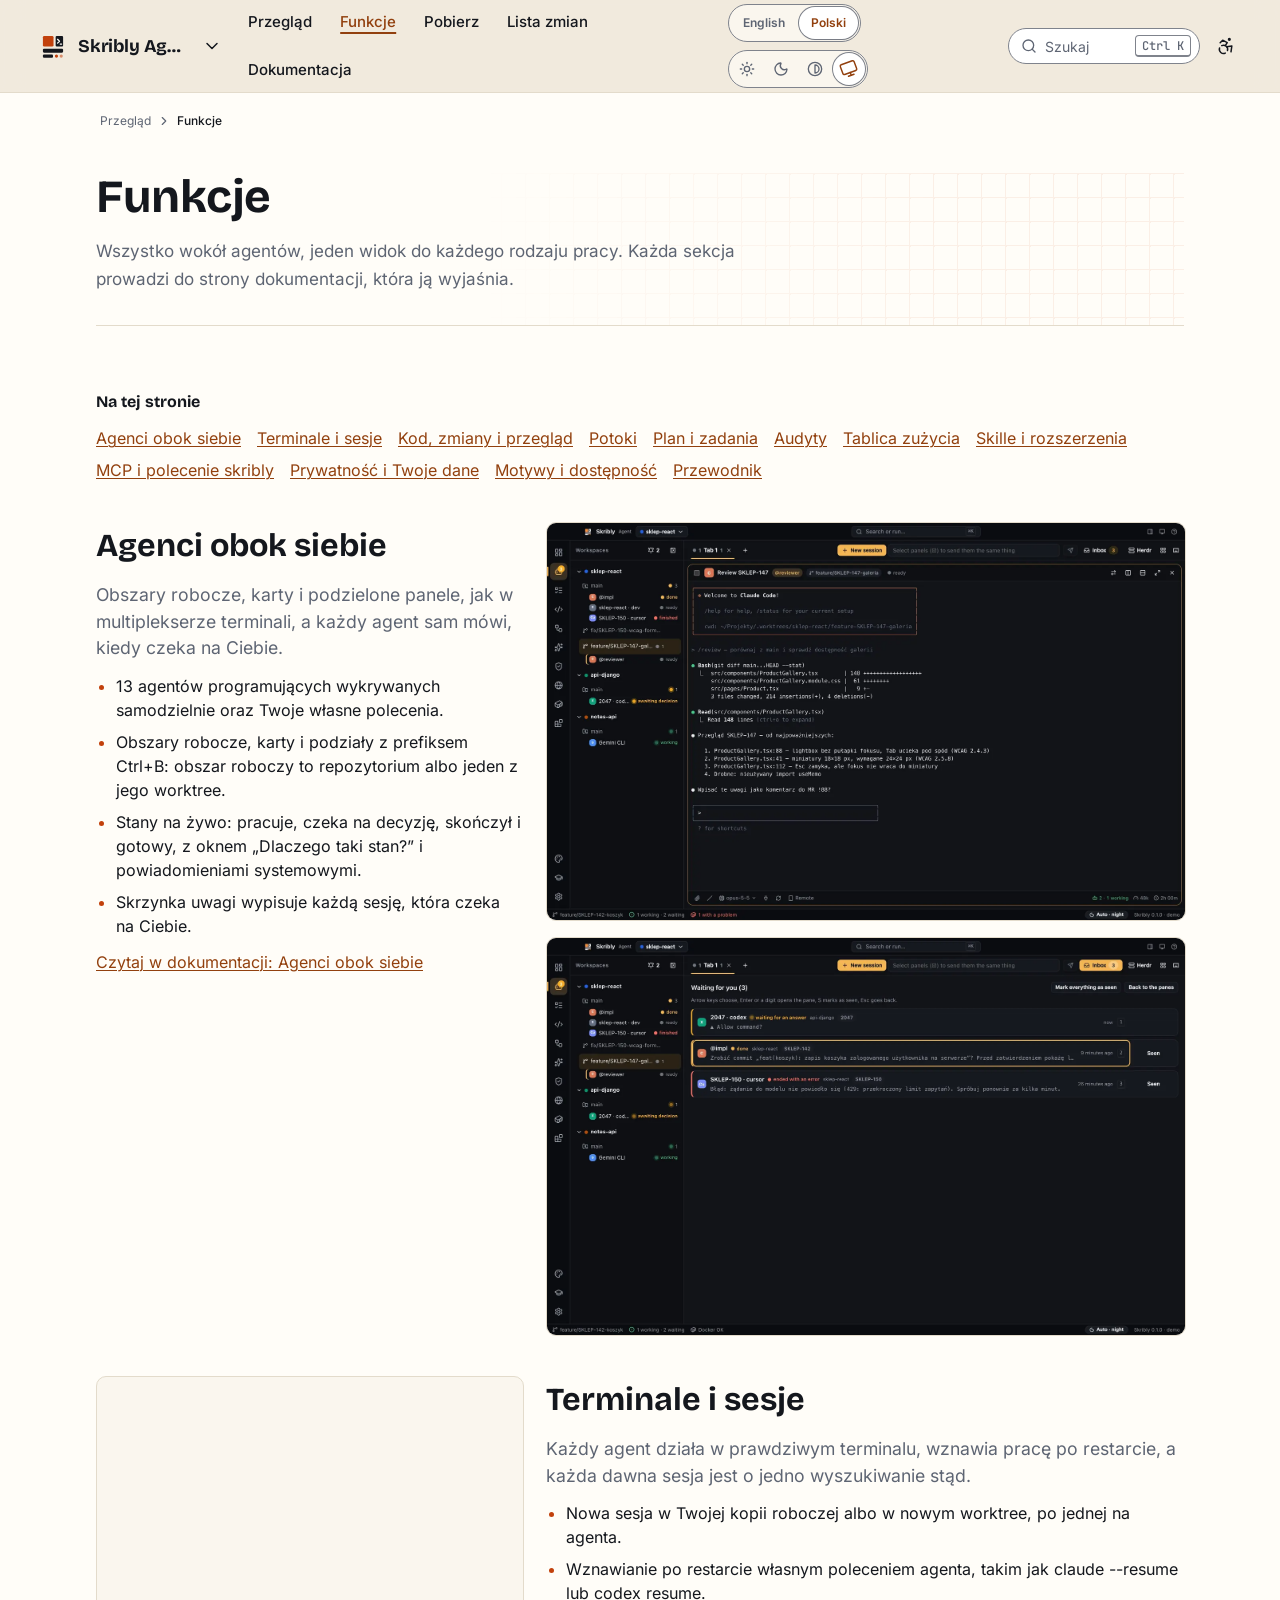
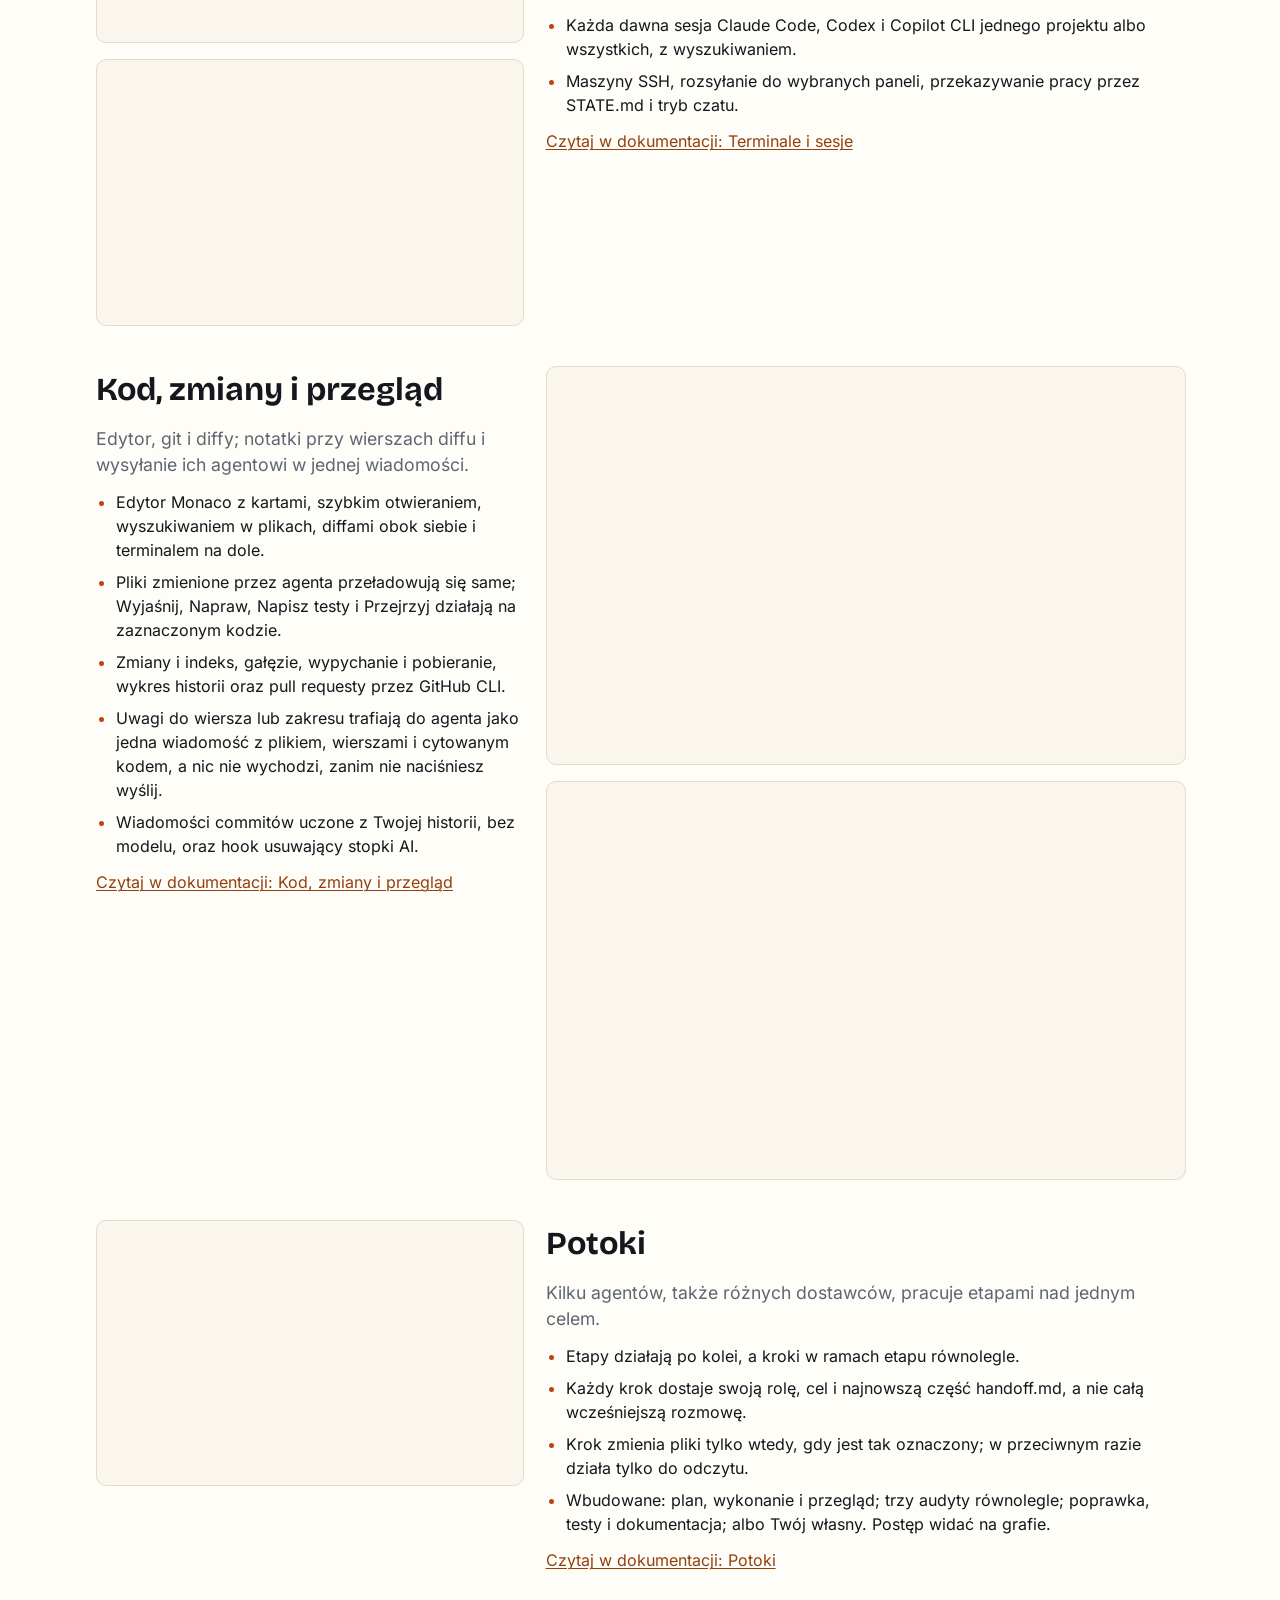
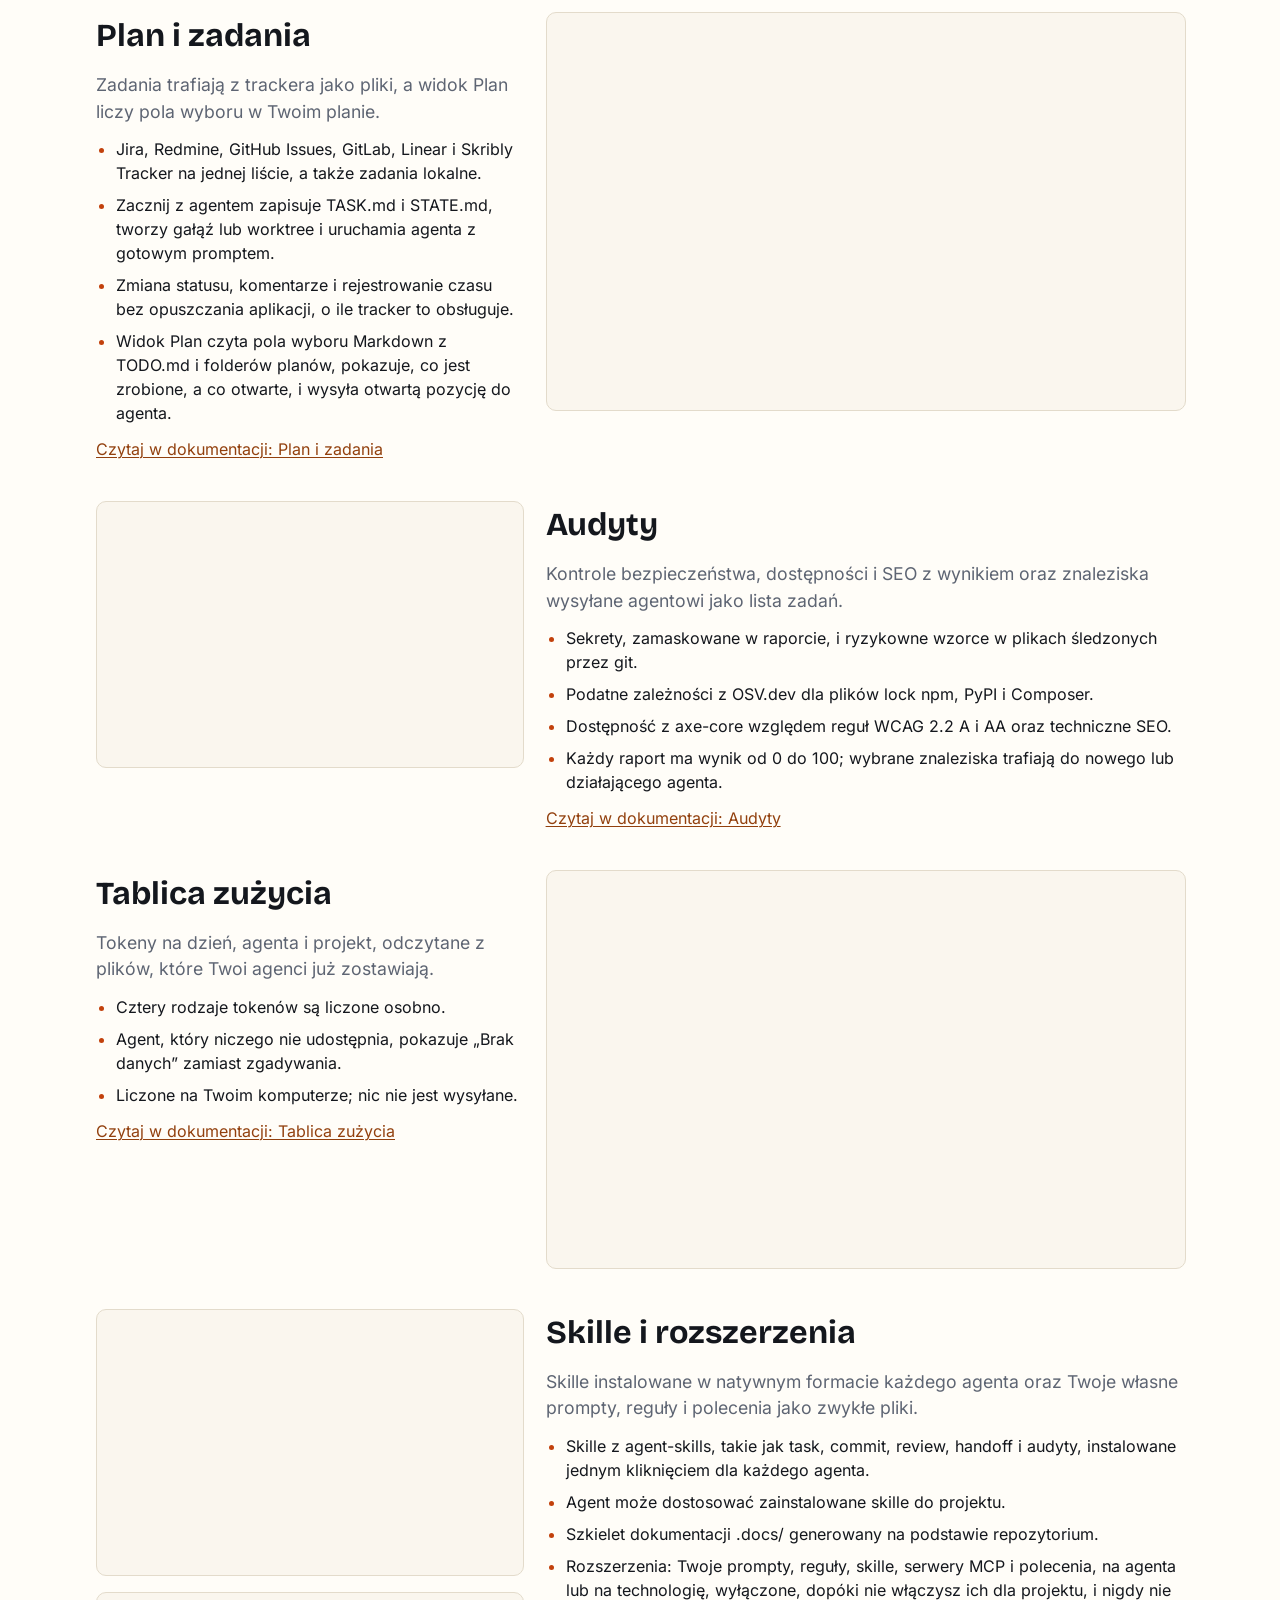
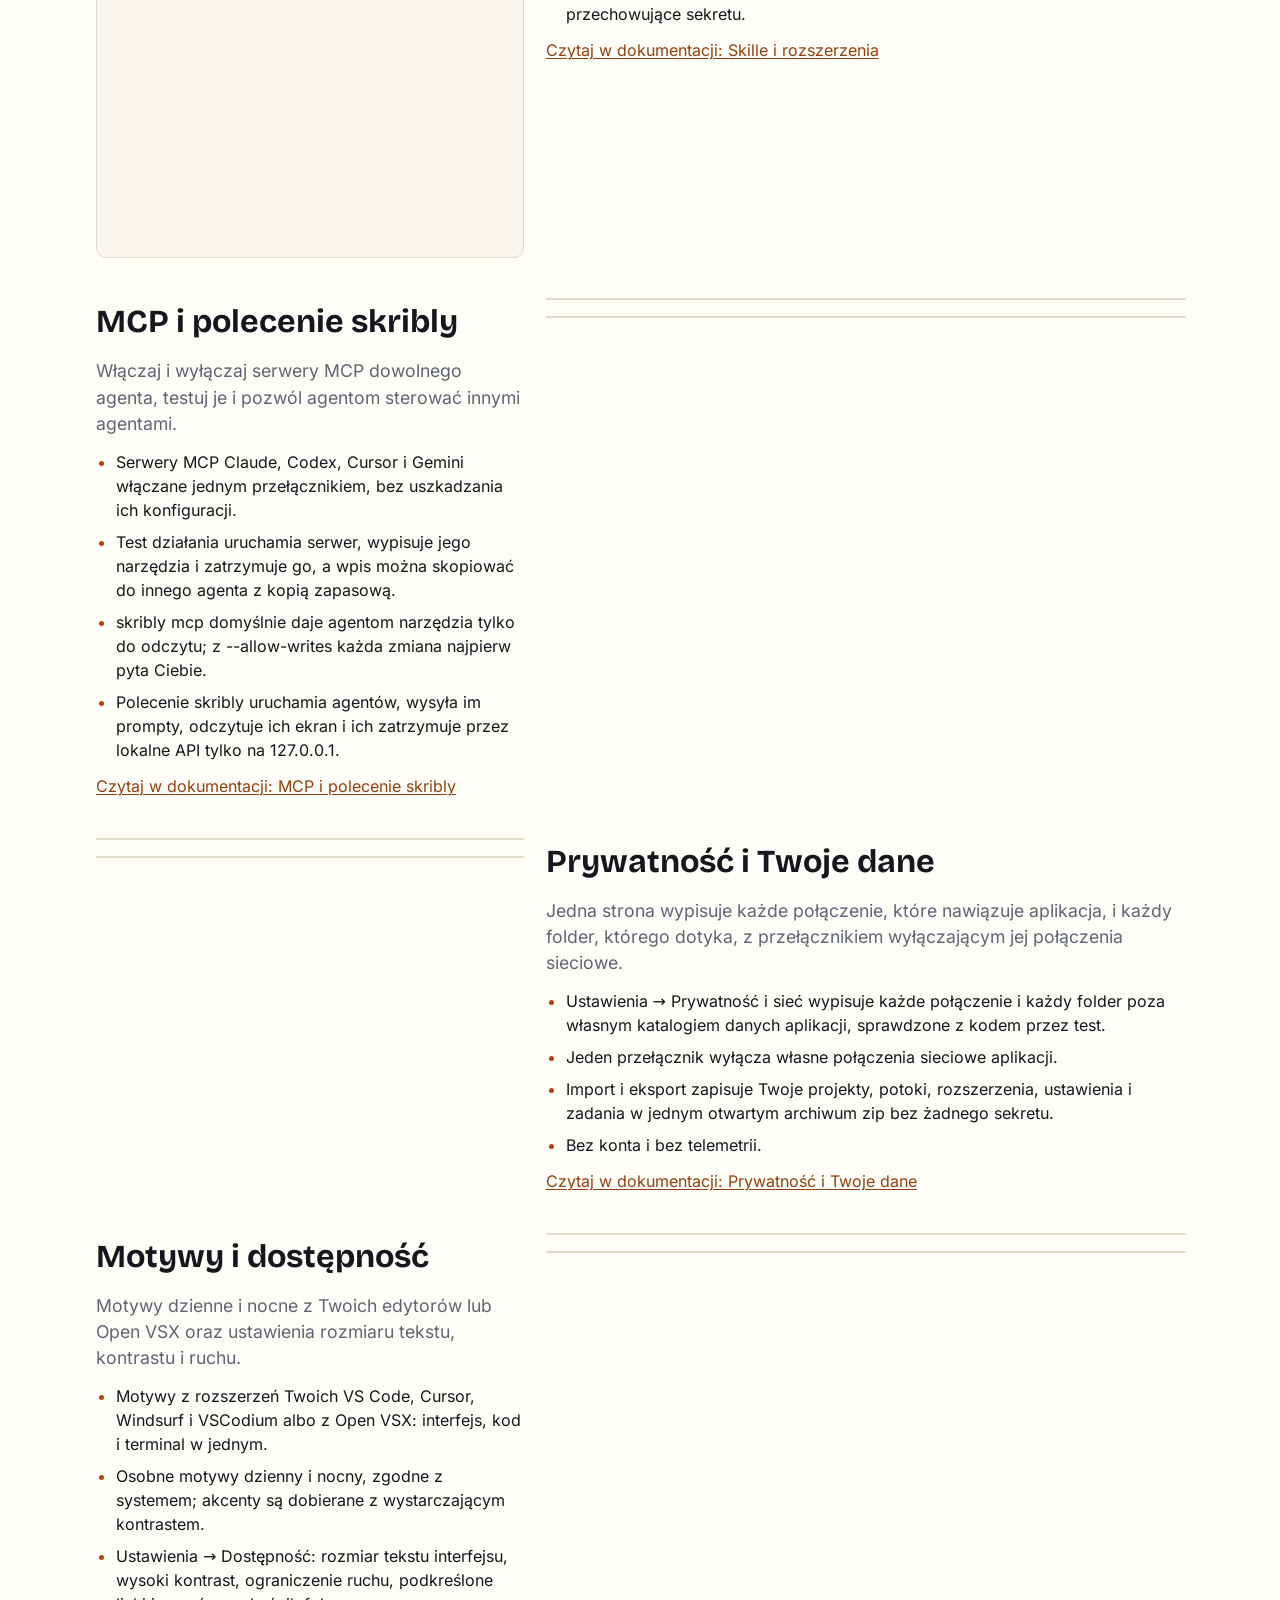
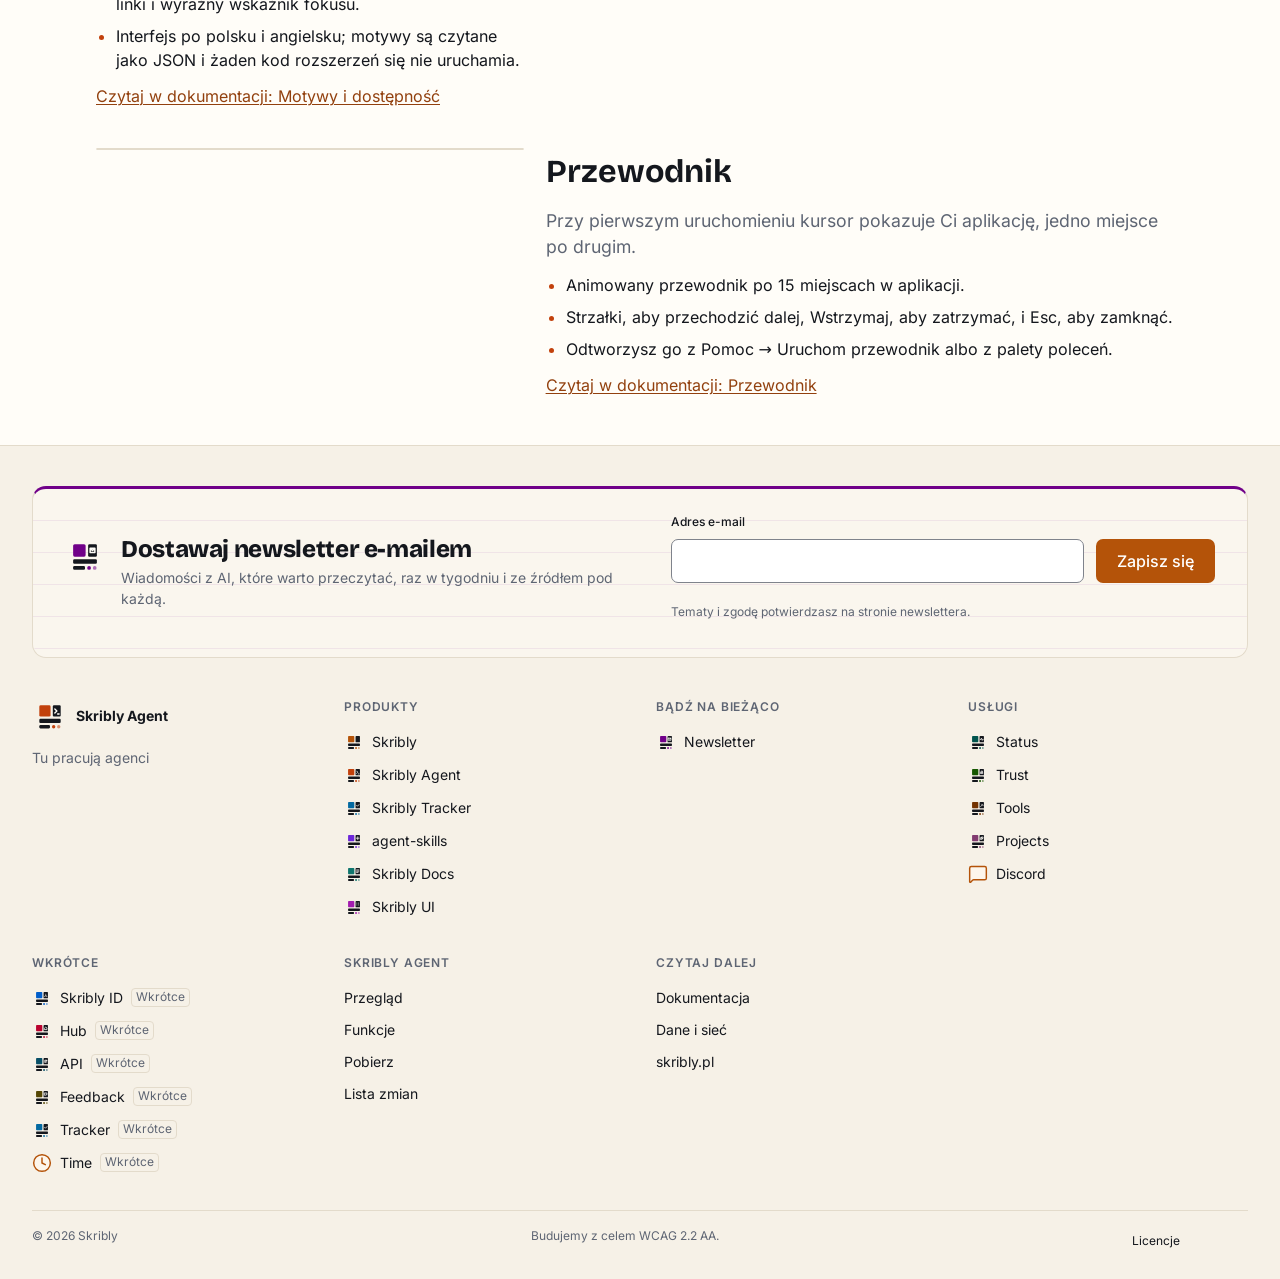
<file: pl/features/index.html>
<!DOCTYPE html><html lang="pl" dir="ltr"><head><meta charset="utf-8"><meta name="viewport" content="width=device-width, initial-scale=1"><meta http-equiv="Content-Security-Policy" content="default-src 'none'; connect-src 'self'; script-src 'self' 'wasm-unsafe-eval'; style-src 'self'; img-src 'self' data:; font-src 'self'; manifest-src 'self'; media-src 'self'; base-uri 'none'; form-action https://newsletter.skribly.pl; upgrade-insecure-requests"><title>Funkcje Skribly Agent | Skribly Agent</title><meta name="description" content="Każda funkcja Skribly Agent ze zrzutem ekranu: agenci obok siebie, terminale, przegląd kodu, potoki, plan i zadania, audyty, zużycie, skille, MCP, prywatność, motywy i przewodnik."><link rel="canonical" href="https://agent.skribly.pl/pl/features/"><link rel="alternate" hreflang="en" href="https://agent.skribly.pl/features/"><link rel="alternate" hreflang="pl" href="https://agent.skribly.pl/pl/features/"><link rel="alternate" hreflang="x-default" href="https://agent.skribly.pl/features/"><script src="/_astro/prepaint.iife.DfruCCWJ.js"></script><meta name="color-scheme" content="light dark"><meta name="theme-color" media="(prefers-color-scheme: light)" content="#fffdf8"><meta name="theme-color" media="(prefers-color-scheme: dark)" content="#111318"><meta name="referrer" content="strict-origin-when-cross-origin"><link rel="preload" href="/_astro/inter-latin-wght-normal.Dx4kXJAl.woff2" as="font" type="font/woff2" crossorigin><link rel="preload" href="/_astro/bricolage-grotesque-latin-wght-normal.DLoelf7F.woff2" as="font" type="font/woff2" crossorigin><link rel="icon" href="/favicon-32.png" sizes="32x32" type="image/png"><link rel="icon" href="/favicon.svg" type="image/svg+xml"><link rel="apple-touch-icon" href="/apple-touch-icon.png"><link rel="manifest" href="/manifest.webmanifest"><meta property="og:type" content="website"><meta property="og:site_name" content="Skribly Agent"><meta property="og:locale" content="pl_PL"><meta property="og:url" content="https://agent.skribly.pl/pl/features/"><meta property="og:title" content="Funkcje Skribly Agent | Skribly Agent"><meta property="og:description" content="Każda funkcja Skribly Agent ze zrzutem ekranu: agenci obok siebie, terminale, przegląd kodu, potoki, plan i zadania, audyty, zużycie, skille, MCP, prywatność, motywy i przewodnik."><meta property="og:image" content="https://agent.skribly.pl/og/pl/features/image.png"><meta property="og:image:width" content="1200"><meta property="og:image:height" content="630"><meta property="og:image:alt" content="Funkcje Skribly Agent | Skribly Agent"><meta name="twitter:card" content="summary_large_image"><meta name="twitter:title" content="Funkcje Skribly Agent | Skribly Agent"><meta name="twitter:description" content="Każda funkcja Skribly Agent ze zrzutem ekranu: agenci obok siebie, terminale, przegląd kodu, potoki, plan i zadania, audyty, zużycie, skille, MCP, prywatność, motywy i przewodnik."><meta name="twitter:image" content="https://agent.skribly.pl/og/pl/features/image.png"><script type="application/ld+json">{"@context":"https://schema.org","@graph":[{"@type":"Organization","@id":"https://skribly.pl/#organization","name":"Skribly","url":"https://skribly.pl/","logo":"https://skribly.pl/img/icons/icon-512.png","sameAs":["https://docs.skribly.pl/","https://ui.skribly.pl/"]},{"@type":"WebSite","@id":"https://agent.skribly.pl/#website","name":"Skribly Agent","url":"https://agent.skribly.pl/","inLanguage":"pl","description":"Każda funkcja Skribly Agent ze zrzutem ekranu: agenci obok siebie, terminale, przegląd kodu, potoki, plan i zadania, audyty, zużycie, skille, MCP, prywatność, motywy i przewodnik.","publisher":{"@id":"https://skribly.pl/#organization"}},{"@type":"WebPage","@id":"https://agent.skribly.pl/pl/features/#page","url":"https://agent.skribly.pl/pl/features/","name":"Funkcje Skribly Agent | Skribly Agent","description":"Każda funkcja Skribly Agent ze zrzutem ekranu: agenci obok siebie, terminale, przegląd kodu, potoki, plan i zadania, audyty, zużycie, skille, MCP, prywatność, motywy i przewodnik.","inLanguage":"pl","isPartOf":{"@id":"https://agent.skribly.pl/#website"},"publisher":{"@id":"https://skribly.pl/#organization"}},{"@type":"BreadcrumbList","itemListElement":[{"@type":"ListItem","position":1,"name":"Przegląd","item":"https://agent.skribly.pl/pl/"},{"@type":"ListItem","position":2,"name":"Funkcje","item":"https://agent.skribly.pl/pl/features/"}]}]}</script><link rel="stylesheet" href="/_astro/Page.BQjH1KUT.css"><link rel="stylesheet" href="/_astro/_.._0RKXeTr.css"></head><body class="sk-page"><a class="sk-skip-link" href="#content">Przejdź do treści</a><header class="sk-site-header sk-product--agent" data-sk-header><div class="sk-container sk-container--wide sk-site-header__bar"><div class="sk-site-header__brand"><a class="sk-site-header__home" href="/pl/" aria-label="Skribly Agent, strona główna"><svg class="sk-logo sk-logo--agent" viewBox="0 0 64 64" width="2.125rem" height="2.125rem" focusable="false" aria-hidden="true"><rect x="13" y="13" width="20" height="20" rx="2.5" fill="var(--sk-tool-agent)"/><rect x="37" y="13" width="14" height="20" rx="2" fill="currentColor"/><path d="M40.6 19.4l3.6 3.6-3.6 3.6M45.6 28.4h2.6" fill="none" stroke="var(--sk-bg)" stroke-width="2.4" stroke-linecap="round" stroke-linejoin="round"/><rect x="13" y="37" width="38" height="7.5" rx="2" fill="currentColor"/><rect x="13" y="48" width="19" height="6" rx="2" fill="currentColor"/><circle cx="38.5" cy="51" r="3" fill="var(--sk-tool-agent)"/><circle cx="47.5" cy="51" r="3" fill="var(--sk-tool-agent)" opacity="0.55"/></svg><span class="sk-site-header__name">Skribly Agent</span></a><details class="sk-dropdown sk-ecosystem"><summary class="sk-icon-button sk-ecosystem__toggle" aria-label="Przełącz produkt" title="Przełącz produkt"><svg class="sk-icon sk-dropdown__chevron" viewBox="0 0 24 24" focusable="false" data-icon="chevron.down" aria-hidden="true"><path d="m6 9 6 6 6-6"></path></svg></summary><div class="sk-dropdown__panel"><p class="sk-ecosystem__title" id="sk-ecosystem-agent">Produkty Skribly</p><ul class="sk-ecosystem__list" aria-labelledby="sk-ecosystem-agent"><li><a class="sk-ecosystem__item sk-product--skribly" href="https://skribly.pl/pl/" hreflang="pl"><svg class="sk-logo sk-logo--skribly" viewBox="0 0 64 64" width="2.25rem" height="2.25rem" focusable="false" aria-hidden="true"><rect x="13" y="13" width="20" height="20" rx="2.5" fill="var(--sk-accent)"/><rect x="37" y="13" width="14" height="20" rx="2" fill="currentColor"/><rect x="13" y="37" width="38" height="7.5" rx="2" fill="currentColor"/><rect x="13" y="48" width="19" height="6" rx="2" fill="currentColor"/><circle cx="38.5" cy="51" r="3" fill="var(--sk-accent)"/><circle cx="47.5" cy="51" r="3" fill="var(--sk-accent)" opacity="0.55"/></svg><span><strong>Skribly</strong><span>Jedno miejsce dla agentów, zadań i zasad</span></span></a></li><li><a class="sk-ecosystem__item sk-product--agent" href="https://agent.skribly.pl/" aria-current="true"><svg class="sk-logo sk-logo--agent" viewBox="0 0 64 64" width="2.25rem" height="2.25rem" focusable="false" aria-hidden="true"><rect x="13" y="13" width="20" height="20" rx="2.5" fill="var(--sk-tool-agent)"/><rect x="37" y="13" width="14" height="20" rx="2" fill="currentColor"/><path d="M40.6 19.4l3.6 3.6-3.6 3.6M45.6 28.4h2.6" fill="none" stroke="var(--sk-bg)" stroke-width="2.4" stroke-linecap="round" stroke-linejoin="round"/><rect x="13" y="37" width="38" height="7.5" rx="2" fill="currentColor"/><rect x="13" y="48" width="19" height="6" rx="2" fill="currentColor"/><circle cx="38.5" cy="51" r="3" fill="var(--sk-tool-agent)"/><circle cx="47.5" cy="51" r="3" fill="var(--sk-tool-agent)" opacity="0.55"/></svg><span><strong>Skribly Agent</strong><span>Tu pracują agenci</span></span><span class="sk-ecosystem__here">Tu jesteś</span></a></li><li><a class="sk-ecosystem__item sk-product--tracker" href="https://skribly.pl/pl/apps/skribly-tracker/" hreflang="pl"><svg class="sk-logo sk-logo--tracker" viewBox="0 0 64 64" width="2.25rem" height="2.25rem" focusable="false" aria-hidden="true"><rect x="13" y="13" width="20" height="20" rx="2.5" fill="var(--sk-tool-tracker)"/><rect x="37" y="13" width="14" height="20" rx="2" fill="currentColor"/><path d="M40.4 23.6l2.8 2.8 4.8-5.4" fill="none" stroke="var(--sk-bg)" stroke-width="2.4" stroke-linecap="round" stroke-linejoin="round"/><rect x="13" y="37" width="38" height="7.5" rx="2" fill="currentColor"/><rect x="13" y="48" width="19" height="6" rx="2" fill="currentColor"/><circle cx="38.5" cy="51" r="3" fill="var(--sk-tool-tracker)"/><circle cx="47.5" cy="51" r="3" fill="var(--sk-tool-tracker)" opacity="0.55"/></svg><span><strong>Skribly Tracker</strong><span>Tu powstają zadania</span></span></a></li><li><a class="sk-ecosystem__item sk-product--skills" href="https://skribly.pl/pl/apps/agent-skills/" hreflang="pl"><svg class="sk-logo sk-logo--skills" viewBox="0 0 64 64" width="2.25rem" height="2.25rem" focusable="false" aria-hidden="true"><rect x="13" y="13" width="20" height="20" rx="2.5" fill="var(--sk-tool-skills)"/><rect x="37" y="13" width="14" height="20" rx="2" fill="currentColor"/><path d="M44 18.6v8.8M39.6 23h8.8" fill="none" stroke="var(--sk-bg)" stroke-width="2.4" stroke-linecap="round" stroke-linejoin="round"/><rect x="13" y="37" width="38" height="7.5" rx="2" fill="currentColor"/><rect x="13" y="48" width="19" height="6" rx="2" fill="currentColor"/><circle cx="38.5" cy="51" r="3" fill="var(--sk-tool-skills)"/><circle cx="47.5" cy="51" r="3" fill="var(--sk-tool-skills)" opacity="0.55"/></svg><span><strong>agent-skills</strong><span>Tu mieszkają zasady</span></span></a></li><li><a class="sk-ecosystem__item sk-product--docs" href="https://docs.skribly.pl/"><svg class="sk-logo sk-logo--docs" viewBox="0 0 64 64" width="2.25rem" height="2.25rem" focusable="false" aria-hidden="true"><rect x="13" y="13" width="20" height="20" rx="2.5" fill="var(--sk-tool-docs)"/><rect x="37" y="13" width="14" height="20" rx="2" fill="currentColor"/><path d="M40.4 19h7.2M40.4 23h7.2M40.4 27h4.4" fill="none" stroke="var(--sk-bg)" stroke-width="2.4" stroke-linecap="round" stroke-linejoin="round"/><rect x="13" y="37" width="38" height="7.5" rx="2" fill="currentColor"/><rect x="13" y="48" width="19" height="6" rx="2" fill="currentColor"/><circle cx="38.5" cy="51" r="3" fill="var(--sk-tool-docs)"/><circle cx="47.5" cy="51" r="3" fill="var(--sk-tool-docs)" opacity="0.55"/></svg><span><strong>Skribly Docs</strong><span>Poradniki i dokumentacja</span></span></a></li><li><a class="sk-ecosystem__item sk-product--ui" href="https://ui.skribly.pl/"><svg class="sk-logo sk-logo--ui" viewBox="0 0 64 64" width="2.25rem" height="2.25rem" focusable="false" aria-hidden="true"><rect x="13" y="13" width="20" height="20" rx="2.5" fill="var(--sk-tool-ui)"/><rect x="37" y="13" width="14" height="20" rx="2" fill="currentColor"/><path d="M41.2 19.6h.01M46.8 19.6h.01M41.2 25.4h.01M46.8 25.4h.01" fill="none" stroke="var(--sk-bg)" stroke-width="2.4" stroke-linecap="round" stroke-linejoin="round"/><rect x="13" y="37" width="38" height="7.5" rx="2" fill="currentColor"/><rect x="13" y="48" width="19" height="6" rx="2" fill="currentColor"/><circle cx="38.5" cy="51" r="3" fill="var(--sk-tool-ui)"/><circle cx="47.5" cy="51" r="3" fill="var(--sk-tool-ui)" opacity="0.55"/></svg><span><strong>Skribly UI</strong><span>Tokeny i komponenty</span></span></a></li></ul><p class="sk-ecosystem__title" id="sk-ecosystem-agent-channels">Bądź na bieżąco</p><ul class="sk-ecosystem__list" aria-labelledby="sk-ecosystem-agent-channels"><li><a class="sk-ecosystem__item sk-product--newsletter" href="https://newsletter.skribly.pl/pl/" hreflang="pl"><svg class="sk-logo sk-logo--newsletter" viewBox="0 0 64 64" width="2.25rem" height="2.25rem" focusable="false" aria-hidden="true"><rect x="13" y="13" width="20" height="20" rx="2.5" fill="var(--sk-tool-newsletter)"/><rect x="37" y="13" width="14" height="20" rx="2" fill="currentColor"/><path d="M40.2 19.6h7.6v6.8h-7.6zM40.6 20.2l3.4 2.8 3.4-2.8" fill="none" stroke="var(--sk-bg)" stroke-width="2.4" stroke-linecap="round" stroke-linejoin="round"/><rect x="13" y="37" width="38" height="7.5" rx="2" fill="currentColor"/><rect x="13" y="48" width="19" height="6" rx="2" fill="currentColor"/><circle cx="38.5" cy="51" r="3" fill="var(--sk-tool-newsletter)"/><circle cx="47.5" cy="51" r="3" fill="var(--sk-tool-newsletter)" opacity="0.55"/></svg><span><strong>Skribly Newsletter</strong><span>Wiadomości o AI co tydzień, każda ze źródłem</span></span></a></li></ul><p class="sk-ecosystem__title" id="sk-ecosystem-agent-services">Usługi</p><ul class="sk-ecosystem__list" aria-labelledby="sk-ecosystem-agent-services"><li><a class="sk-ecosystem__item sk-product--status" href="https://status.skribly.pl/pl/" hreflang="pl"><svg class="sk-logo sk-logo--status" viewBox="0 0 64 64" width="2.25rem" height="2.25rem" focusable="false" aria-hidden="true"><rect x="13" y="13" width="20" height="20" rx="2.5" fill="var(--sk-tool-status)"/><rect x="37" y="13" width="14" height="20" rx="2" fill="currentColor"/><path d="M39.6 23.6h2.2l1.4-3.6 2.4 6.8 1.4-3.2h1.4" fill="none" stroke="var(--sk-bg)" stroke-width="2.4" stroke-linecap="round" stroke-linejoin="round"/><rect x="13" y="37" width="38" height="7.5" rx="2" fill="currentColor"/><rect x="13" y="48" width="19" height="6" rx="2" fill="currentColor"/><circle cx="38.5" cy="51" r="3" fill="var(--sk-tool-status)"/><circle cx="47.5" cy="51" r="3" fill="var(--sk-tool-status)" opacity="0.55"/></svg><span><strong>Skribly Status</strong><span>Czy każda usługa działa</span></span></a></li><li><a class="sk-ecosystem__item sk-product--trust" href="https://trust.skribly.pl/pl/" hreflang="pl"><svg class="sk-logo sk-logo--trust" viewBox="0 0 64 64" width="2.25rem" height="2.25rem" focusable="false" aria-hidden="true"><rect x="13" y="13" width="20" height="20" rx="2.5" fill="var(--sk-tool-trust)"/><rect x="37" y="13" width="14" height="20" rx="2" fill="currentColor"/><path d="M41.8 22.6v-3h4.4v3M40.8 24.2h6.4v2.8h-6.4z" fill="none" stroke="var(--sk-bg)" stroke-width="2.4" stroke-linecap="round" stroke-linejoin="round"/><rect x="13" y="37" width="38" height="7.5" rx="2" fill="currentColor"/><rect x="13" y="48" width="19" height="6" rx="2" fill="currentColor"/><circle cx="38.5" cy="51" r="3" fill="var(--sk-tool-trust)"/><circle cx="47.5" cy="51" r="3" fill="var(--sk-tool-trust)" opacity="0.55"/></svg><span><strong>Skribly Trust</strong><span>Bezpieczeństwo, prywatność i dostępność</span></span></a></li><li><a class="sk-ecosystem__item sk-product--tools" href="https://tools.skribly.pl/pl/" hreflang="pl"><svg class="sk-logo sk-logo--tools" viewBox="0 0 64 64" width="2.25rem" height="2.25rem" focusable="false" aria-hidden="true"><rect x="13" y="13" width="20" height="20" rx="2.5" fill="var(--sk-tool-tools)"/><rect x="37" y="13" width="14" height="20" rx="2" fill="currentColor"/><path d="M40.8 27.2L46 22M43.8 19.8l4.4 4.4" fill="none" stroke="var(--sk-bg)" stroke-width="2.4" stroke-linecap="round" stroke-linejoin="round"/><rect x="13" y="37" width="38" height="7.5" rx="2" fill="currentColor"/><rect x="13" y="48" width="19" height="6" rx="2" fill="currentColor"/><circle cx="38.5" cy="51" r="3" fill="var(--sk-tool-tools)"/><circle cx="47.5" cy="51" r="3" fill="var(--sk-tool-tools)" opacity="0.55"/></svg><span><strong>Skribly Tools</strong><span>Małe narzędzia w przeglądarce</span></span></a></li><li><a class="sk-ecosystem__item sk-product--projects" href="https://projects.skribly.pl/pl/" hreflang="pl"><svg class="sk-logo sk-logo--projects" viewBox="0 0 64 64" width="2.25rem" height="2.25rem" focusable="false" aria-hidden="true"><rect x="13" y="13" width="20" height="20" rx="2.5" fill="var(--sk-tool-projects)"/><rect x="37" y="13" width="14" height="20" rx="2" fill="currentColor"/><path d="M40.4 21.8h4.8v4.8h-4.8zM43 21.8v-2.6h4.8v4.8h-2.6" fill="none" stroke="var(--sk-bg)" stroke-width="2.4" stroke-linecap="round" stroke-linejoin="round"/><rect x="13" y="37" width="38" height="7.5" rx="2" fill="currentColor"/><rect x="13" y="48" width="19" height="6" rx="2" fill="currentColor"/><circle cx="38.5" cy="51" r="3" fill="var(--sk-tool-projects)"/><circle cx="47.5" cy="51" r="3" fill="var(--sk-tool-projects)" opacity="0.55"/></svg><span><strong>Skribly Projects</strong><span>Każda część i jej postęp</span></span></a></li><li><a class="sk-ecosystem__item sk-product--discord" href="https://dc.skribly.pl/pl/" hreflang="pl"><svg class="sk-icon sk-icon--duo sk-ecosystem__icon" viewBox="0 0 24 24" focusable="false" data-icon="content.comment" aria-hidden="true"><g class="sk-icon__fill"><path d="M22 17a2 2 0 0 1-2 2H6.828a2 2 0 0 0-1.414.586l-2.202 2.202A.71.71 0 0 1 2 21.286V5a2 2 0 0 1 2-2h16a2 2 0 0 1 2 2z"></path></g><path d="M22 17a2 2 0 0 1-2 2H6.828a2 2 0 0 0-1.414.586l-2.202 2.202A.71.71 0 0 1 2 21.286V5a2 2 0 0 1 2-2h16a2 2 0 0 1 2 2z"></path></svg><span><strong>Discord</strong><span>Rozmowy z osobami, które budują Skribly</span></span></a></li></ul></div></details></div><div class="sk-site-header__quick"><button class="sk-search-button sk-site-header__wide" type="button" data-sk-search-open data-sk-needs-js aria-haspopup="dialog" aria-controls="sk-search" aria-keyshortcuts="Control+K /"><svg class="sk-icon" viewBox="0 0 24 24" focusable="false" data-icon="action.search" aria-hidden="true"><g class="sk-icon__fill"><circle cx="11" cy="11" r="8"></circle></g><path d="m21 21-4.34-4.34"></path><circle cx="11" cy="11" r="8"></circle></svg><span>Szukaj</span><kbd class="sk-kbd" aria-hidden="true">Ctrl K</kbd></button><button class="sk-icon-button sk-site-header__narrow" type="button" data-sk-search-open data-sk-needs-js aria-label="Szukaj" aria-haspopup="dialog" aria-controls="sk-search" aria-keyshortcuts="Control+K /"><svg class="sk-icon" viewBox="0 0 24 24" focusable="false" data-icon="action.search" aria-hidden="true"><g class="sk-icon__fill"><circle cx="11" cy="11" r="8"></circle></g><path d="m21 21-4.34-4.34"></path><circle cx="11" cy="11" r="8"></circle></svg></button><button class="sk-icon-button" type="button" data-sk-a11y-open data-sk-needs-js aria-controls="sk-a11y-panel" aria-expanded="false" aria-label="Dostępność" title="Otwórz ustawienia dostępności"><svg class="sk-icon" viewBox="0 0 24 24" focusable="false" data-icon="nav.accessibility" aria-hidden="true"><g class="sk-icon__fill"><circle cx="16" cy="4" r="1"></circle></g><circle cx="16" cy="4" r="1"></circle><path d="m18 19 1-7-6 1"></path><path d="m5 8 3-3 5.5 3-2.36 3.5"></path><path d="M4.24 14.5a5 5 0 0 0 6.88 6"></path><path d="M13.76 17.5a5 5 0 0 0-6.88-6"></path></svg></button><button class="sk-icon-button sk-site-header__menu-toggle" type="button" data-sk-menu-toggle data-sk-needs-js aria-expanded="false" aria-controls="sk-site-drawer-agent" aria-label="Menu" data-open="Menu" data-close="Zamknij menu"><span class="sk-burger" aria-hidden="true"><span></span><span></span><span></span></span></button></div><div class="sk-site-header__drawer" id="sk-site-drawer-agent"><nav class="sk-site-nav" aria-label="Główna nawigacja"><ul class="sk-site-nav__list"><li><a class="sk-site-nav__link" href="/pl/">Przegląd</a></li><li><a class="sk-site-nav__link" href="/pl/features/" aria-current="page">Funkcje</a></li><li><a class="sk-site-nav__link" href="/pl/download/">Pobierz</a></li><li><a class="sk-site-nav__link" href="/pl/changelog/">Lista zmian</a></li><li><a class="sk-site-nav__link" href="https://docs.skribly.pl/pl/agent/">Dokumentacja</a></li></ul></nav><div class="sk-site-header__tools"><nav class="sk-language-switch" aria-label="Język"><ul><li><a href="/features/" lang="en" hreflang="en">English</a></li><li><span lang="pl" aria-current="true">Polski</span></li></ul></nav><fieldset class="sk-theme-switch" data-sk-theme-switch><legend class="sk-visually-hidden">Motyw</legend><label title="Dzień"><input type="radio" name="sk-theme-ow0ykt" value="light"><svg class="sk-icon" viewBox="0 0 24 24" focusable="false" data-icon="theme.light" aria-hidden="true"><g class="sk-icon__fill"><circle cx="12" cy="12" r="4"></circle></g><circle cx="12" cy="12" r="4"></circle><path d="M12 2v2"></path><path d="M12 20v2"></path><path d="m4.93 4.93 1.41 1.41"></path><path d="m17.66 17.66 1.41 1.41"></path><path d="M2 12h2"></path><path d="M20 12h2"></path><path d="m6.34 17.66-1.41 1.41"></path><path d="m19.07 4.93-1.41 1.41"></path></svg><span class="sk-visually-hidden">Dzień</span></label><label title="Noc"><input type="radio" name="sk-theme-ow0ykt" value="dark"><svg class="sk-icon" viewBox="0 0 24 24" focusable="false" data-icon="theme.dark" aria-hidden="true"><g class="sk-icon__fill"><path d="M20.985 12.486a9 9 0 1 1-9.473-9.472c.405-.022.617.46.402.803a6 6 0 0 0 8.268 8.268c.344-.215.825-.004.803.401"></path></g><path d="M20.985 12.486a9 9 0 1 1-9.473-9.472c.405-.022.617.46.402.803a6 6 0 0 0 8.268 8.268c.344-.215.825-.004.803.401"></path></svg><span class="sk-visually-hidden">Noc</span></label><label title="Wysoki kontrast"><input type="radio" name="sk-theme-ow0ykt" value="contrast"><svg class="sk-icon" viewBox="0 0 24 24" focusable="false" data-icon="theme.contrast" aria-hidden="true"><g class="sk-icon__fill"><circle cx="12" cy="12" r="10"></circle><path d="M12 18a6 6 0 0 0 0-12v12z"></path></g><circle cx="12" cy="12" r="10"></circle><path d="M12 18a6 6 0 0 0 0-12v12z"></path></svg><span class="sk-visually-hidden">Wysoki kontrast</span></label><label title="Jak w systemie"><input type="radio" name="sk-theme-ow0ykt" value="system" checked><svg class="sk-icon" viewBox="0 0 24 24" focusable="false" data-icon="theme.system" aria-hidden="true"><g class="sk-icon__fill"><rect rx="2" x="2" y="3" width="20" height="14"></rect></g><rect rx="2" x="2" y="3" width="20" height="14"></rect><line x1="8" y1="21" x2="16" y2="21"></line><line x1="12" y1="17" x2="12" y2="21"></line></svg><span class="sk-visually-hidden">Jak w systemie</span></label></fieldset><script type="module" src="/_astro/ThemeSwitch.astro_astro_type_script_index_0_lang.CFWxGLRv.js"></script></div></div></div></header><script type="module" src="/_astro/SiteHeader.astro_astro_type_script_index_0_lang.C7ESqmu-.js"></script><main class="sk-page__main sk-page__main--full site-main sk-product--agent" id="content" tabindex="-1" data-pagefind-body><nav class="sk-breadcrumbs" aria-label="Jesteś tutaj" data-pagefind-ignore><ol><li><a href="/pl/">Przegląd</a></li><li><span aria-current="page">Funkcje</span></li></ol></nav><div class="sk-container hero-wrap"><header class="sk-hero sk-hero--page sk-pattern sk-pattern--grid sk-product--agent" data-sk-hero="page"><div class="sk-hero__body"><h1 class="sk-hero__title">Funkcje</h1><p class="sk-hero__lead">Wszystko wokół agentów, jeden widok do każdego rodzaju pracy. Każda sekcja prowadzi do strony dokumentacji, która ją wyjaśnia.</p></div></header></div><nav class="sk-container contents" aria-labelledby="contents"><h2 id="contents" class="contents__title">Na tej stronie</h2><ul role="list"><li><a class="sk-link" href="#agents">Agenci obok siebie</a></li><li><a class="sk-link" href="#terminals">Terminale i sesje</a></li><li><a class="sk-link" href="#code">Kod, zmiany i przegląd</a></li><li><a class="sk-link" href="#pipelines">Potoki</a></li><li><a class="sk-link" href="#plan">Plan i zadania</a></li><li><a class="sk-link" href="#audits">Audyty</a></li><li><a class="sk-link" href="#usage">Tablica zużycia</a></li><li><a class="sk-link" href="#skills">Skille i rozszerzenia</a></li><li><a class="sk-link" href="#mcp">MCP i polecenie skribly</a></li><li><a class="sk-link" href="#privacy">Prywatność i Twoje dane</a></li><li><a class="sk-link" href="#themes">Motywy i dostępność</a></li><li><a class="sk-link" href="#tour">Przewodnik</a></li></ul></nav><section class="sk-container feature" id="agents" aria-labelledby="agents-title" data-feature="agents"><div class="feature__text"><h2 id="agents-title">Agenci obok siebie</h2><p class="feature__line">Obszary robocze, karty i podzielone panele, jak w multiplekserze terminali, a każdy agent sam mówi, kiedy czeka na Ciebie.</p><ul class="ticks"><li>13 agentów programujących wykrywanych samodzielnie oraz Twoje własne polecenia.</li><li>Obszary robocze, karty i podziały z prefiksem Ctrl+B: obszar roboczy to repozytorium albo jeden z jego worktree.</li><li>Stany na żywo: pracuje, czeka na decyzję, skończył i gotowy, z oknem „Dlaczego taki stan?” i powiadomieniami systemowymi.</li><li>Skrzynka uwagi wypisuje każdą sesję, która czeka na Ciebie.</li></ul><p><a class="sk-link" href="https://docs.skribly.pl/pl/agent/workspaces/" data-docs="workspaces/">Czytaj w dokumentacji: Agenci obok siebie</a></p></div><div class="feature__media"><img class="shot" src="/screens/agents.webp" width="1600" height="995" alt="Widok Agenci: drzewo projektów demonstracyjnych i ich worktree po lewej oraz panel Claude Code po prawej, podsumowujący diff i jego znaleziska dotyczące dostępności." loading="eager" decoding="async" fetchpriority="high"><img class="shot" src="/screens/inbox.webp" width="1600" height="995" alt="Skrzynka uwagi: trzech agentów, którzy czekają, jeden prosi o zgodę, jeden skończył z pytaniem o commit, a jeden zakończył się błędem." loading="lazy" decoding="async"></div></section><section class="sk-container feature feature--flip" id="terminals" aria-labelledby="terminals-title" data-feature="terminals"><div class="feature__text"><h2 id="terminals-title">Terminale i sesje</h2><p class="feature__line">Każdy agent działa w prawdziwym terminalu, wznawia pracę po restarcie, a każda dawna sesja jest o jedno wyszukiwanie stąd.</p><ul class="ticks"><li>Nowa sesja w Twojej kopii roboczej albo w nowym worktree, po jednej na agenta.</li><li>Wznawianie po restarcie własnym poleceniem agenta, takim jak claude --resume lub codex resume.</li><li>Każda dawna sesja Claude Code, Codex i Copilot CLI jednego projektu albo wszystkich, z wyszukiwaniem.</li><li>Maszyny SSH, rozsyłanie do wybranych paneli, przekazywanie pracy przez STATE.md i tryb czatu.</li></ul><p><a class="sk-link" href="https://docs.skribly.pl/pl/agent/terminals/" data-docs="terminals/">Czytaj w dokumentacji: Terminale i sesje</a></p></div><div class="feature__media"><img class="shot" src="/screens/session-history.webp" width="1600" height="995" alt="Historia sesji: pięć dawnych sesji agentów z tytułem, agentem, projektem, gałęzią, datą i tokenami, każda z przyciskiem Wznów." loading="lazy" decoding="async"><img class="shot" src="/screens/worktrees.webp" width="1600" height="995" alt="Widok Worktree: worktree gita pogrupowane według projektów, z gałęzią, stanem czysty lub zmieniony, odległością od main i agentem pracującym w każdym." loading="lazy" decoding="async"></div></section><section class="sk-container feature" id="code" aria-labelledby="code-title" data-feature="code"><div class="feature__text"><h2 id="code-title">Kod, zmiany i przegląd</h2><p class="feature__line">Edytor, git i diffy; notatki przy wierszach diffu i wysyłanie ich agentowi w jednej wiadomości.</p><ul class="ticks"><li>Edytor Monaco z kartami, szybkim otwieraniem, wyszukiwaniem w plikach, diffami obok siebie i terminalem na dole.</li><li>Pliki zmienione przez agenta przeładowują się same; Wyjaśnij, Napraw, Napisz testy i Przejrzyj działają na zaznaczonym kodzie.</li><li>Zmiany i indeks, gałęzie, wypychanie i pobieranie, wykres historii oraz pull requesty przez GitHub CLI.</li><li>Uwagi do wiersza lub zakresu trafiają do agenta jako jedna wiadomość z plikiem, wierszami i cytowanym kodem, a nic nie wychodzi, zanim nie naciśniesz wyślij.</li><li>Wiadomości commitów uczone z Twojej historii, bez modelu, oraz hook usuwający stopki AI.</li></ul><p><a class="sk-link" href="https://docs.skribly.pl/pl/agent/features/" data-docs="features/">Czytaj w dokumentacji: Kod, zmiany i przegląd</a></p></div><div class="feature__media"><img class="shot" src="/screens/code-review.webp" width="1600" height="995" alt="Widok Kod: diff komponentu szuflady koszyka z dwiema uwagami do przeglądu pod nim i przyciskiem Wyślij do agenta." loading="lazy" decoding="async"><img class="shot" src="/screens/code-changes.webp" width="1600" height="995" alt="Widok Kod: pliki w indeksie i zmienione po lewej, diff obok siebie po prawej oraz pole commita z przyciskami Zaproponuj i Agent." loading="lazy" decoding="async"></div></section><section class="sk-container feature feature--flip" id="pipelines" aria-labelledby="pipelines-title" data-feature="pipelines"><div class="feature__text"><h2 id="pipelines-title">Potoki</h2><p class="feature__line">Kilku agentów, także różnych dostawców, pracuje etapami nad jednym celem.</p><ul class="ticks"><li>Etapy działają po kolei, a kroki w ramach etapu równolegle.</li><li>Każdy krok dostaje swoją rolę, cel i najnowszą część handoff.md, a nie całą wcześniejszą rozmowę.</li><li>Krok zmienia pliki tylko wtedy, gdy jest tak oznaczony; w przeciwnym razie działa tylko do odczytu.</li><li>Wbudowane: plan, wykonanie i przegląd; trzy audyty równolegle; poprawka, testy i dokumentacja; albo Twój własny. Postęp widać na grafie.</li></ul><p><a class="sk-link" href="https://docs.skribly.pl/pl/agent/features/" data-docs="features/">Czytaj w dokumentacji: Potoki</a></p></div><div class="feature__media"><img class="shot" src="/screens/pipelines.webp" width="1480" height="920" alt="Widok Potoki w motywie dziennym: trzy wbudowane potoki po lewej, kroki Planista, Wykonawca i Recenzent potoku Plan, wykonanie i przegląd na grafie oraz opis działania po prawej." loading="lazy" decoding="async"></div></section><section class="sk-container feature" id="plan" aria-labelledby="plan-title" data-feature="plan"><div class="feature__text"><h2 id="plan-title">Plan i zadania</h2><p class="feature__line">Zadania trafiają z trackera jako pliki, a widok Plan liczy pola wyboru w Twoim planie.</p><ul class="ticks"><li>Jira, Redmine, GitHub Issues, GitLab, Linear i Skribly Tracker na jednej liście, a także zadania lokalne.</li><li>Zacznij z agentem zapisuje TASK.md i STATE.md, tworzy gałąź lub worktree i uruchamia agenta z gotowym promptem.</li><li>Zmiana statusu, komentarze i rejestrowanie czasu bez opuszczania aplikacji, o ile tracker to obsługuje.</li><li>Widok Plan czyta pola wyboru Markdown z TODO.md i folderów planów, pokazuje, co jest zrobione, a co otwarte, i wysyła otwartą pozycję do agenta.</li></ul><p><a class="sk-link" href="https://docs.skribly.pl/pl/agent/features/" data-docs="features/">Czytaj w dokumentacji: Plan i zadania</a></p></div><div class="feature__media"><img class="shot" src="/screens/plan.webp" width="1600" height="995" alt="Widok Plan w motywie dziennym: pasek postępu 38 procent, pliki planu z postępem na plik i lista otwartych pozycji." loading="lazy" decoding="async"></div></section><section class="sk-container feature feature--flip" id="audits" aria-labelledby="audits-title" data-feature="audits"><div class="feature__text"><h2 id="audits-title">Audyty</h2><p class="feature__line">Kontrole bezpieczeństwa, dostępności i SEO z wynikiem oraz znaleziska wysyłane agentowi jako lista zadań.</p><ul class="ticks"><li>Sekrety, zamaskowane w raporcie, i ryzykowne wzorce w plikach śledzonych przez git.</li><li>Podatne zależności z OSV.dev dla plików lock npm, PyPI i Composer.</li><li>Dostępność z axe-core względem reguł WCAG 2.2 A i AA oraz techniczne SEO.</li><li>Każdy raport ma wynik od 0 do 100; wybrane znaleziska trafiają do nowego lub działającego agenta.</li></ul><p><a class="sk-link" href="https://docs.skribly.pl/pl/agent/audits/" data-docs="audits/">Czytaj w dokumentacji: Audyty</a></p></div><div class="feature__media"><img class="shot" src="/screens/audits.webp" width="1600" height="995" alt="Audyt bezpieczeństwa z wynikiem 40 na 100 i jedenastoma znaleziskami posortowanymi według ważności, od tokenu w skrypcie po zakresy wersji." loading="lazy" decoding="async"></div></section><section class="sk-container feature" id="usage" aria-labelledby="usage-title" data-feature="usage"><div class="feature__text"><h2 id="usage-title">Tablica zużycia</h2><p class="feature__line">Tokeny na dzień, agenta i projekt, odczytane z plików, które Twoi agenci już zostawiają.</p><ul class="ticks"><li>Cztery rodzaje tokenów są liczone osobno.</li><li>Agent, który niczego nie udostępnia, pokazuje „Brak danych” zamiast zgadywania.</li><li>Liczone na Twoim komputerze; nic nie jest wysyłane.</li></ul><p><a class="sk-link" href="https://docs.skribly.pl/pl/agent/features/" data-docs="features/">Czytaj w dokumentacji: Tablica zużycia</a></p></div><div class="feature__media"><img class="shot" src="/screens/usage-board.webp" width="1600" height="995" alt="Tablica zużycia tokenów: 14-dniowa tabela tokenów wejściowych, wyjściowych i pamięci podręcznej na agenta i projekt, z uwagą o tym, co da się zmierzyć dla każdego agenta." loading="lazy" decoding="async"></div></section><section class="sk-container feature feature--flip" id="skills" aria-labelledby="skills-title" data-feature="skills"><div class="feature__text"><h2 id="skills-title">Skille i rozszerzenia</h2><p class="feature__line">Skille instalowane w natywnym formacie każdego agenta oraz Twoje własne prompty, reguły i polecenia jako zwykłe pliki.</p><ul class="ticks"><li>Skille z agent-skills, takie jak task, commit, review, handoff i audyty, instalowane jednym kliknięciem dla każdego agenta.</li><li>Agent może dostosować zainstalowane skille do projektu.</li><li>Szkielet dokumentacji .docs/ generowany na podstawie repozytorium.</li><li>Rozszerzenia: Twoje prompty, reguły, skille, serwery MCP i polecenia, na agenta lub na technologię, wyłączone, dopóki nie włączysz ich dla projektu, i nigdy nie przechowujące sekretu.</li></ul><p><a class="sk-link" href="https://docs.skribly.pl/pl/agent/features/" data-docs="features/">Czytaj w dokumentacji: Skille i rozszerzenia</a></p></div><div class="feature__media"><img class="shot" src="/screens/skills.webp" width="1600" height="995" alt="Widok Skille: karty skilli do zainstalowania, takich jak Task workflow, Project-style commit i Pre-commit review, z filtrami kategorii i przyciskiem Synchronizuj." loading="lazy" decoding="async"><img class="shot" src="/screens/extensions.webp" width="1600" height="995" alt="Karta Rozszerzenia: jeden prompt, jedna reguła i jeden skill z przełącznikami włączenia, szacunkami tokenów i przyciskami Importuj i Eksportuj." loading="lazy" decoding="async"></div></section><section class="sk-container feature" id="mcp" aria-labelledby="mcp-title" data-feature="mcp"><div class="feature__text"><h2 id="mcp-title">MCP i polecenie skribly</h2><p class="feature__line">Włączaj i wyłączaj serwery MCP dowolnego agenta, testuj je i pozwól agentom sterować innymi agentami.</p><ul class="ticks"><li>Serwery MCP Claude, Codex, Cursor i Gemini włączane jednym przełącznikiem, bez uszkadzania ich konfiguracji.</li><li>Test działania uruchamia serwer, wypisuje jego narzędzia i zatrzymuje go, a wpis można skopiować do innego agenta z kopią zapasową.</li><li>skribly mcp domyślnie daje agentom narzędzia tylko do odczytu; z --allow-writes każda zmiana najpierw pyta Ciebie.</li><li>Polecenie skribly uruchamia agentów, wysyła im prompty, odczytuje ich ekran i ich zatrzymuje przez lokalne API tylko na 127.0.0.1.</li></ul><p><a class="sk-link" href="https://docs.skribly.pl/pl/agent/cli/" data-docs="cli/">Czytaj w dokumentacji: MCP i polecenie skribly</a></p></div><div class="feature__media"><img class="shot" src="/screens/mcp.webp" width="1600" height="995" alt="Karta serwerów MCP: serwery pogrupowane według agentów, Claude Code, Codex, Cursor Agent i Gemini CLI, z przełącznikami, zakresami i poleceniami uruchomienia." loading="lazy" decoding="async"><img class="shot" src="/screens/mcp-test.webp" width="1600" height="995" alt="Test działania MCP: serwer playwright odpowiedział w 550 ms i udostępnił pięć narzędzi przeglądarki." loading="lazy" decoding="async"></div></section><section class="sk-container feature feature--flip" id="privacy" aria-labelledby="privacy-title" data-feature="privacy"><div class="feature__text"><h2 id="privacy-title">Prywatność i Twoje dane</h2><p class="feature__line">Jedna strona wypisuje każde połączenie, które nawiązuje aplikacja, i każdy folder, którego dotyka, z przełącznikiem wyłączającym jej połączenia sieciowe.</p><ul class="ticks"><li>Ustawienia → Prywatność i sieć wypisuje każde połączenie i każdy folder poza własnym katalogiem danych aplikacji, sprawdzone z kodem przez test.</li><li>Jeden przełącznik wyłącza własne połączenia sieciowe aplikacji.</li><li>Import i eksport zapisuje Twoje projekty, potoki, rozszerzenia, ustawienia i zadania w jednym otwartym archiwum zip bez żadnego sekretu.</li><li>Bez konta i bez telemetrii.</li></ul><p><a class="sk-link" href="https://docs.skribly.pl/pl/agent/data-and-network/" data-docs="data-and-network/">Czytaj w dokumentacji: Prywatność i Twoje dane</a></p></div><div class="feature__media"><img class="shot" src="/screens/privacy.webp" width="1600" height="995" alt="Ustawienia, Prywatność i sieć: przełącznik blokujący wszystkie połączenia sieciowe aplikacji oraz karty wyjaśniające, czego nie obejmuje." loading="lazy" decoding="async"><img class="shot" src="/screens/import-export.webp" width="800" height="811" alt="Ustawienia, Import i eksport: podgląd archiwum z projektami, potokami i ustawieniami do wyboru oraz tekst wyglądający jak sekret, zamaskowany i oznaczony jako nieimportowany." loading="lazy" decoding="async"></div></section><section class="sk-container feature" id="themes" aria-labelledby="themes-title" data-feature="themes"><div class="feature__text"><h2 id="themes-title">Motywy i dostępność</h2><p class="feature__line">Motywy dzienne i nocne z Twoich edytorów lub Open VSX oraz ustawienia rozmiaru tekstu, kontrastu i ruchu.</p><ul class="ticks"><li>Motywy z rozszerzeń Twoich VS Code, Cursor, Windsurf i VSCodium albo z Open VSX: interfejs, kod i terminal w jednym.</li><li>Osobne motywy dzienny i nocny, zgodne z systemem; akcenty są dobierane z wystarczającym kontrastem.</li><li>Ustawienia → Dostępność: rozmiar tekstu interfejsu, wysoki kontrast, ograniczenie ruchu, podkreślone linki i wyraźny wskaźnik fokusu.</li><li>Interfejs po polsku i angielsku; motywy są czytane jako JSON i żaden kod rozszerzeń się nie uruchamia.</li></ul><p><a class="sk-link" href="https://docs.skribly.pl/pl/agent/accessibility/" data-docs="accessibility/">Czytaj w dokumentacji: Motywy i dostępność</a></p></div><div class="feature__media"><img class="shot" src="/screens/themes.webp" width="1600" height="995" alt="Ustawienia wyglądu: wybrane motywy dzienny i nocny, suwak rozmiaru tekstu oraz siatka podglądów motywów ze źródeł wbudowanych, VS Code, Cursor i Windsurf." loading="lazy" decoding="async"><img class="shot" src="/screens/settings-contrast.webp" width="1480" height="920" alt="Ustawienia, Wygląd i przewodnik, w motywie wysokiego kontrastu: tryb motywu, rozmiar tekstu, język interfejsu, motywy dzienny i nocny oraz przewodnik po aplikacji." loading="lazy" decoding="async"></div></section><section class="sk-container feature feature--flip" id="tour" aria-labelledby="tour-title" data-feature="tour"><div class="feature__text"><h2 id="tour-title">Przewodnik</h2><p class="feature__line">Przy pierwszym uruchomieniu kursor pokazuje Ci aplikację, jedno miejsce po drugim.</p><ul class="ticks"><li>Animowany przewodnik po 15 miejscach w aplikacji.</li><li>Strzałki, aby przechodzić dalej, Wstrzymaj, aby zatrzymać, i Esc, aby zamknąć.</li><li>Odtworzysz go z Pomoc → Uruchom przewodnik albo z palety poleceń.</li></ul><p><a class="sk-link" href="https://docs.skribly.pl/pl/agent/install/" data-docs="install/">Czytaj w dokumentacji: Przewodnik</a></p></div><div class="feature__media"><img class="shot" src="/screens/tour.webp" width="1600" height="995" alt="Przewodnik, krok 2 z 15, wyjaśniający przełącznik projektów na przyciemnionym Pulpicie." loading="lazy" decoding="async"></div></section></main><footer class="sk-site-footer sk-product--agent"><div class="sk-container sk-container--wide"><section aria-labelledby="sk-footer-newsletter-title" class="sk-band sk-band--sunken sk-pattern sk-pattern--ruled sk-product--newsletter sk-newsletter-signup sk-newsletter-signup--footer"><div class="sk-newsletter-signup__text"><svg class="sk-logo sk-logo--newsletter" viewBox="0 0 64 64" width="2.5rem" height="2.5rem" focusable="false" aria-hidden="true"><rect x="13" y="13" width="20" height="20" rx="2.5" fill="var(--sk-tool-newsletter)"/><rect x="37" y="13" width="14" height="20" rx="2" fill="currentColor"/><path d="M40.2 19.6h7.6v6.8h-7.6zM40.6 20.2l3.4 2.8 3.4-2.8" fill="none" stroke="var(--sk-bg)" stroke-width="2.4" stroke-linecap="round" stroke-linejoin="round"/><rect x="13" y="37" width="38" height="7.5" rx="2" fill="currentColor"/><rect x="13" y="48" width="19" height="6" rx="2" fill="currentColor"/><circle cx="38.5" cy="51" r="3" fill="var(--sk-tool-newsletter)"/><circle cx="47.5" cy="51" r="3" fill="var(--sk-tool-newsletter)" opacity="0.55"/></svg><h2 class="sk-newsletter-signup__title" id="sk-footer-newsletter-title">Dostawaj newsletter e-mailem</h2><p class="sk-newsletter-signup__lead">Wiadomości z AI, które warto przeczytać, raz w tygodniu i ze źródłem pod każdą.</p></div><form class="sk-newsletter-signup__form" method="get" action="https://newsletter.skribly.pl/pl/#signup" aria-labelledby="sk-footer-newsletter-title"><label class="sk-label" for="sk-footer-newsletter-email">Adres e-mail</label><div class="sk-newsletter-signup__row"><input class="sk-input sk-newsletter-signup__input" type="email" id="sk-footer-newsletter-email" name="email" autocomplete="email" inputmode="email" spellcheck="false" maxlength="254" required aria-describedby="sk-footer-newsletter-hint"><button class="sk-button" type="submit">Zapisz się</button></div><p class="sk-hint" id="sk-footer-newsletter-hint">Tematy i zgodę potwierdzasz na stronie newslettera.</p></form></section><div class="sk-site-footer__grid"><div class="sk-site-footer__brand"><a href="https://agent.skribly.pl/" aria-label="Skribly Agent, strona główna"><svg class="sk-logo sk-logo--agent" viewBox="0 0 64 64" width="2.25rem" height="2.25rem" focusable="false" aria-hidden="true"><rect x="13" y="13" width="20" height="20" rx="2.5" fill="var(--sk-tool-agent)"/><rect x="37" y="13" width="14" height="20" rx="2" fill="currentColor"/><path d="M40.6 19.4l3.6 3.6-3.6 3.6M45.6 28.4h2.6" fill="none" stroke="var(--sk-bg)" stroke-width="2.4" stroke-linecap="round" stroke-linejoin="round"/><rect x="13" y="37" width="38" height="7.5" rx="2" fill="currentColor"/><rect x="13" y="48" width="19" height="6" rx="2" fill="currentColor"/><circle cx="38.5" cy="51" r="3" fill="var(--sk-tool-agent)"/><circle cx="47.5" cy="51" r="3" fill="var(--sk-tool-agent)" opacity="0.55"/></svg><strong>Skribly Agent</strong></a><p>Tu pracują agenci</p></div><nav aria-labelledby="sk-footer-products-agent"><h2 id="sk-footer-products-agent">Produkty</h2><ul><li><a href="https://skribly.pl/pl/"><svg class="sk-logo sk-logo--skribly" viewBox="0 0 64 64" width="1.25rem" height="1.25rem" focusable="false" aria-hidden="true"><rect x="13" y="13" width="20" height="20" rx="2.5" fill="var(--sk-accent)"/><rect x="37" y="13" width="14" height="20" rx="2" fill="currentColor"/><rect x="13" y="37" width="38" height="7.5" rx="2" fill="currentColor"/><rect x="13" y="48" width="19" height="6" rx="2" fill="currentColor"/><circle cx="38.5" cy="51" r="3" fill="var(--sk-accent)"/><circle cx="47.5" cy="51" r="3" fill="var(--sk-accent)" opacity="0.55"/></svg>Skribly</a></li><li><a href="https://agent.skribly.pl/" aria-current="true"><svg class="sk-logo sk-logo--agent" viewBox="0 0 64 64" width="1.25rem" height="1.25rem" focusable="false" aria-hidden="true"><rect x="13" y="13" width="20" height="20" rx="2.5" fill="var(--sk-tool-agent)"/><rect x="37" y="13" width="14" height="20" rx="2" fill="currentColor"/><path d="M40.6 19.4l3.6 3.6-3.6 3.6M45.6 28.4h2.6" fill="none" stroke="var(--sk-bg)" stroke-width="2.4" stroke-linecap="round" stroke-linejoin="round"/><rect x="13" y="37" width="38" height="7.5" rx="2" fill="currentColor"/><rect x="13" y="48" width="19" height="6" rx="2" fill="currentColor"/><circle cx="38.5" cy="51" r="3" fill="var(--sk-tool-agent)"/><circle cx="47.5" cy="51" r="3" fill="var(--sk-tool-agent)" opacity="0.55"/></svg>Skribly Agent</a></li><li><a href="https://skribly.pl/pl/apps/skribly-tracker/"><svg class="sk-logo sk-logo--tracker" viewBox="0 0 64 64" width="1.25rem" height="1.25rem" focusable="false" aria-hidden="true"><rect x="13" y="13" width="20" height="20" rx="2.5" fill="var(--sk-tool-tracker)"/><rect x="37" y="13" width="14" height="20" rx="2" fill="currentColor"/><path d="M40.4 23.6l2.8 2.8 4.8-5.4" fill="none" stroke="var(--sk-bg)" stroke-width="2.4" stroke-linecap="round" stroke-linejoin="round"/><rect x="13" y="37" width="38" height="7.5" rx="2" fill="currentColor"/><rect x="13" y="48" width="19" height="6" rx="2" fill="currentColor"/><circle cx="38.5" cy="51" r="3" fill="var(--sk-tool-tracker)"/><circle cx="47.5" cy="51" r="3" fill="var(--sk-tool-tracker)" opacity="0.55"/></svg>Skribly Tracker</a></li><li><a href="https://skribly.pl/pl/apps/agent-skills/"><svg class="sk-logo sk-logo--skills" viewBox="0 0 64 64" width="1.25rem" height="1.25rem" focusable="false" aria-hidden="true"><rect x="13" y="13" width="20" height="20" rx="2.5" fill="var(--sk-tool-skills)"/><rect x="37" y="13" width="14" height="20" rx="2" fill="currentColor"/><path d="M44 18.6v8.8M39.6 23h8.8" fill="none" stroke="var(--sk-bg)" stroke-width="2.4" stroke-linecap="round" stroke-linejoin="round"/><rect x="13" y="37" width="38" height="7.5" rx="2" fill="currentColor"/><rect x="13" y="48" width="19" height="6" rx="2" fill="currentColor"/><circle cx="38.5" cy="51" r="3" fill="var(--sk-tool-skills)"/><circle cx="47.5" cy="51" r="3" fill="var(--sk-tool-skills)" opacity="0.55"/></svg>agent-skills</a></li><li><a href="https://docs.skribly.pl/"><svg class="sk-logo sk-logo--docs" viewBox="0 0 64 64" width="1.25rem" height="1.25rem" focusable="false" aria-hidden="true"><rect x="13" y="13" width="20" height="20" rx="2.5" fill="var(--sk-tool-docs)"/><rect x="37" y="13" width="14" height="20" rx="2" fill="currentColor"/><path d="M40.4 19h7.2M40.4 23h7.2M40.4 27h4.4" fill="none" stroke="var(--sk-bg)" stroke-width="2.4" stroke-linecap="round" stroke-linejoin="round"/><rect x="13" y="37" width="38" height="7.5" rx="2" fill="currentColor"/><rect x="13" y="48" width="19" height="6" rx="2" fill="currentColor"/><circle cx="38.5" cy="51" r="3" fill="var(--sk-tool-docs)"/><circle cx="47.5" cy="51" r="3" fill="var(--sk-tool-docs)" opacity="0.55"/></svg>Skribly Docs</a></li><li><a href="https://ui.skribly.pl/"><svg class="sk-logo sk-logo--ui" viewBox="0 0 64 64" width="1.25rem" height="1.25rem" focusable="false" aria-hidden="true"><rect x="13" y="13" width="20" height="20" rx="2.5" fill="var(--sk-tool-ui)"/><rect x="37" y="13" width="14" height="20" rx="2" fill="currentColor"/><path d="M41.2 19.6h.01M46.8 19.6h.01M41.2 25.4h.01M46.8 25.4h.01" fill="none" stroke="var(--sk-bg)" stroke-width="2.4" stroke-linecap="round" stroke-linejoin="round"/><rect x="13" y="37" width="38" height="7.5" rx="2" fill="currentColor"/><rect x="13" y="48" width="19" height="6" rx="2" fill="currentColor"/><circle cx="38.5" cy="51" r="3" fill="var(--sk-tool-ui)"/><circle cx="47.5" cy="51" r="3" fill="var(--sk-tool-ui)" opacity="0.55"/></svg>Skribly UI</a></li></ul></nav><nav aria-labelledby="sk-footer-channels-agent"><h2 id="sk-footer-channels-agent">Bądź na bieżąco</h2><ul><li><a href="https://newsletter.skribly.pl/pl/" hreflang="pl"><svg class="sk-logo sk-logo--newsletter" viewBox="0 0 64 64" width="1.25rem" height="1.25rem" focusable="false" aria-hidden="true"><rect x="13" y="13" width="20" height="20" rx="2.5" fill="var(--sk-tool-newsletter)"/><rect x="37" y="13" width="14" height="20" rx="2" fill="currentColor"/><path d="M40.2 19.6h7.6v6.8h-7.6zM40.6 20.2l3.4 2.8 3.4-2.8" fill="none" stroke="var(--sk-bg)" stroke-width="2.4" stroke-linecap="round" stroke-linejoin="round"/><rect x="13" y="37" width="38" height="7.5" rx="2" fill="currentColor"/><rect x="13" y="48" width="19" height="6" rx="2" fill="currentColor"/><circle cx="38.5" cy="51" r="3" fill="var(--sk-tool-newsletter)"/><circle cx="47.5" cy="51" r="3" fill="var(--sk-tool-newsletter)" opacity="0.55"/></svg>Newsletter</a></li></ul></nav><nav aria-labelledby="sk-footer-services-agent"><h2 id="sk-footer-services-agent">Usługi</h2><ul><li><a href="https://status.skribly.pl/pl/" hreflang="pl"><svg class="sk-logo sk-logo--status" viewBox="0 0 64 64" width="1.25rem" height="1.25rem" focusable="false" aria-hidden="true"><rect x="13" y="13" width="20" height="20" rx="2.5" fill="var(--sk-tool-status)"/><rect x="37" y="13" width="14" height="20" rx="2" fill="currentColor"/><path d="M39.6 23.6h2.2l1.4-3.6 2.4 6.8 1.4-3.2h1.4" fill="none" stroke="var(--sk-bg)" stroke-width="2.4" stroke-linecap="round" stroke-linejoin="round"/><rect x="13" y="37" width="38" height="7.5" rx="2" fill="currentColor"/><rect x="13" y="48" width="19" height="6" rx="2" fill="currentColor"/><circle cx="38.5" cy="51" r="3" fill="var(--sk-tool-status)"/><circle cx="47.5" cy="51" r="3" fill="var(--sk-tool-status)" opacity="0.55"/></svg>Status</a></li><li><a href="https://trust.skribly.pl/pl/" hreflang="pl"><svg class="sk-logo sk-logo--trust" viewBox="0 0 64 64" width="1.25rem" height="1.25rem" focusable="false" aria-hidden="true"><rect x="13" y="13" width="20" height="20" rx="2.5" fill="var(--sk-tool-trust)"/><rect x="37" y="13" width="14" height="20" rx="2" fill="currentColor"/><path d="M41.8 22.6v-3h4.4v3M40.8 24.2h6.4v2.8h-6.4z" fill="none" stroke="var(--sk-bg)" stroke-width="2.4" stroke-linecap="round" stroke-linejoin="round"/><rect x="13" y="37" width="38" height="7.5" rx="2" fill="currentColor"/><rect x="13" y="48" width="19" height="6" rx="2" fill="currentColor"/><circle cx="38.5" cy="51" r="3" fill="var(--sk-tool-trust)"/><circle cx="47.5" cy="51" r="3" fill="var(--sk-tool-trust)" opacity="0.55"/></svg>Trust</a></li><li><a href="https://tools.skribly.pl/pl/" hreflang="pl"><svg class="sk-logo sk-logo--tools" viewBox="0 0 64 64" width="1.25rem" height="1.25rem" focusable="false" aria-hidden="true"><rect x="13" y="13" width="20" height="20" rx="2.5" fill="var(--sk-tool-tools)"/><rect x="37" y="13" width="14" height="20" rx="2" fill="currentColor"/><path d="M40.8 27.2L46 22M43.8 19.8l4.4 4.4" fill="none" stroke="var(--sk-bg)" stroke-width="2.4" stroke-linecap="round" stroke-linejoin="round"/><rect x="13" y="37" width="38" height="7.5" rx="2" fill="currentColor"/><rect x="13" y="48" width="19" height="6" rx="2" fill="currentColor"/><circle cx="38.5" cy="51" r="3" fill="var(--sk-tool-tools)"/><circle cx="47.5" cy="51" r="3" fill="var(--sk-tool-tools)" opacity="0.55"/></svg>Tools</a></li><li><a href="https://projects.skribly.pl/pl/" hreflang="pl"><svg class="sk-logo sk-logo--projects" viewBox="0 0 64 64" width="1.25rem" height="1.25rem" focusable="false" aria-hidden="true"><rect x="13" y="13" width="20" height="20" rx="2.5" fill="var(--sk-tool-projects)"/><rect x="37" y="13" width="14" height="20" rx="2" fill="currentColor"/><path d="M40.4 21.8h4.8v4.8h-4.8zM43 21.8v-2.6h4.8v4.8h-2.6" fill="none" stroke="var(--sk-bg)" stroke-width="2.4" stroke-linecap="round" stroke-linejoin="round"/><rect x="13" y="37" width="38" height="7.5" rx="2" fill="currentColor"/><rect x="13" y="48" width="19" height="6" rx="2" fill="currentColor"/><circle cx="38.5" cy="51" r="3" fill="var(--sk-tool-projects)"/><circle cx="47.5" cy="51" r="3" fill="var(--sk-tool-projects)" opacity="0.55"/></svg>Projects</a></li><li><a href="https://dc.skribly.pl/pl/" hreflang="pl"><svg class="sk-icon sk-icon--duo sk-site-footer__icon" viewBox="0 0 24 24" focusable="false" data-icon="content.comment" aria-hidden="true"><g class="sk-icon__fill"><path d="M22 17a2 2 0 0 1-2 2H6.828a2 2 0 0 0-1.414.586l-2.202 2.202A.71.71 0 0 1 2 21.286V5a2 2 0 0 1 2-2h16a2 2 0 0 1 2 2z"></path></g><path d="M22 17a2 2 0 0 1-2 2H6.828a2 2 0 0 0-1.414.586l-2.202 2.202A.71.71 0 0 1 2 21.286V5a2 2 0 0 1 2-2h16a2 2 0 0 1 2 2z"></path></svg>Discord</a></li></ul></nav><nav aria-labelledby="sk-footer-soon-agent"><h2 id="sk-footer-soon-agent">Wkrótce</h2><ul><li><a href="https://id.skribly.pl/pl/" hreflang="pl"><svg class="sk-logo sk-logo--id" viewBox="0 0 64 64" width="1.25rem" height="1.25rem" focusable="false" aria-hidden="true"><rect x="13" y="13" width="20" height="20" rx="2.5" fill="var(--sk-tool-id)"/><rect x="37" y="13" width="14" height="20" rx="2" fill="currentColor"/><path d="M44 20.2h.01M40.8 27.2l1.4-2.6h3.6l1.4 2.6" fill="none" stroke="var(--sk-bg)" stroke-width="2.4" stroke-linecap="round" stroke-linejoin="round"/><rect x="13" y="37" width="38" height="7.5" rx="2" fill="currentColor"/><rect x="13" y="48" width="19" height="6" rx="2" fill="currentColor"/><circle cx="38.5" cy="51" r="3" fill="var(--sk-tool-id)"/><circle cx="47.5" cy="51" r="3" fill="var(--sk-tool-id)" opacity="0.55"/></svg>Skribly ID <span class="sk-site-footer__soon">Wkrótce</span></a></li><li><a href="https://hub.skribly.pl/pl/" hreflang="pl"><svg class="sk-logo sk-logo--hub" viewBox="0 0 64 64" width="1.25rem" height="1.25rem" focusable="false" aria-hidden="true"><rect x="13" y="13" width="20" height="20" rx="2.5" fill="var(--sk-tool-hub)"/><rect x="37" y="13" width="14" height="20" rx="2" fill="currentColor"/><path d="M40.4 22.6l3.6-3.6 3.6 3.6v4.8h-7.2z" fill="none" stroke="var(--sk-bg)" stroke-width="2.4" stroke-linecap="round" stroke-linejoin="round"/><rect x="13" y="37" width="38" height="7.5" rx="2" fill="currentColor"/><rect x="13" y="48" width="19" height="6" rx="2" fill="currentColor"/><circle cx="38.5" cy="51" r="3" fill="var(--sk-tool-hub)"/><circle cx="47.5" cy="51" r="3" fill="var(--sk-tool-hub)" opacity="0.55"/></svg>Hub <span class="sk-site-footer__soon">Wkrótce</span></a></li><li><a href="https://api.skribly.pl/pl/" hreflang="pl"><svg class="sk-logo sk-logo--api" viewBox="0 0 64 64" width="1.25rem" height="1.25rem" focusable="false" aria-hidden="true"><rect x="13" y="13" width="20" height="20" rx="2.5" fill="var(--sk-tool-api)"/><rect x="37" y="13" width="14" height="20" rx="2" fill="currentColor"/><path d="M40.4 20.6h7.2M45.6 18.6l2 2-2 2M47.6 25.4h-7.2M42.4 23.4l-2 2 2 2" fill="none" stroke="var(--sk-bg)" stroke-width="2.4" stroke-linecap="round" stroke-linejoin="round"/><rect x="13" y="37" width="38" height="7.5" rx="2" fill="currentColor"/><rect x="13" y="48" width="19" height="6" rx="2" fill="currentColor"/><circle cx="38.5" cy="51" r="3" fill="var(--sk-tool-api)"/><circle cx="47.5" cy="51" r="3" fill="var(--sk-tool-api)" opacity="0.55"/></svg>API <span class="sk-site-footer__soon">Wkrótce</span></a></li><li><a href="https://feedback.skribly.pl/pl/" hreflang="pl"><svg class="sk-logo sk-logo--feedback" viewBox="0 0 64 64" width="1.25rem" height="1.25rem" focusable="false" aria-hidden="true"><rect x="13" y="13" width="20" height="20" rx="2.5" fill="var(--sk-tool-feedback)"/><rect x="37" y="13" width="14" height="20" rx="2" fill="currentColor"/><path d="M40.4 19.2h7.2v5.6h-3.2l-2.6 2.6v-2.6h-1.4z" fill="none" stroke="var(--sk-bg)" stroke-width="2.4" stroke-linecap="round" stroke-linejoin="round"/><rect x="13" y="37" width="38" height="7.5" rx="2" fill="currentColor"/><rect x="13" y="48" width="19" height="6" rx="2" fill="currentColor"/><circle cx="38.5" cy="51" r="3" fill="var(--sk-tool-feedback)"/><circle cx="47.5" cy="51" r="3" fill="var(--sk-tool-feedback)" opacity="0.55"/></svg>Feedback <span class="sk-site-footer__soon">Wkrótce</span></a></li><li><a href="https://tracker.skribly.pl/pl/" hreflang="pl"><svg class="sk-logo sk-logo--tracker" viewBox="0 0 64 64" width="1.25rem" height="1.25rem" focusable="false" aria-hidden="true"><rect x="13" y="13" width="20" height="20" rx="2.5" fill="var(--sk-tool-tracker)"/><rect x="37" y="13" width="14" height="20" rx="2" fill="currentColor"/><path d="M40.4 23.6l2.8 2.8 4.8-5.4" fill="none" stroke="var(--sk-bg)" stroke-width="2.4" stroke-linecap="round" stroke-linejoin="round"/><rect x="13" y="37" width="38" height="7.5" rx="2" fill="currentColor"/><rect x="13" y="48" width="19" height="6" rx="2" fill="currentColor"/><circle cx="38.5" cy="51" r="3" fill="var(--sk-tool-tracker)"/><circle cx="47.5" cy="51" r="3" fill="var(--sk-tool-tracker)" opacity="0.55"/></svg>Tracker <span class="sk-site-footer__soon">Wkrótce</span></a></li><li><a href="https://time.skribly.pl/pl/" hreflang="pl"><svg class="sk-icon sk-icon--duo sk-site-footer__icon" viewBox="0 0 24 24" focusable="false" data-icon="time.clock" aria-hidden="true"><g class="sk-icon__fill"><circle cx="12" cy="12" r="10"></circle></g><circle cx="12" cy="12" r="10"></circle><path d="M12 6v6l4 2"></path></svg>Time <span class="sk-site-footer__soon">Wkrótce</span></a></li></ul></nav><nav aria-labelledby="sk-footer-agent-0"><h2 id="sk-footer-agent-0">Skribly Agent</h2><ul><li><a href="/pl/">Przegląd</a></li><li><a href="/pl/features/">Funkcje</a></li><li><a href="/pl/download/">Pobierz</a></li><li><a href="/pl/changelog/">Lista zmian</a></li></ul></nav><nav aria-labelledby="sk-footer-agent-1"><h2 id="sk-footer-agent-1">Czytaj dalej</h2><ul><li><a href="https://docs.skribly.pl/pl/agent/">Dokumentacja</a></li><li><a href="https://docs.skribly.pl/pl/agent/data-and-network/">Dane i sieć</a></li><li><a href="https://skribly.pl/pl/">skribly.pl</a></li></ul></nav></div><div class="sk-site-footer__bottom"><p>© 2026 Skribly</p><p>Budujemy z celem WCAG 2.2 AA.</p><p><a href="/pl/licencje/">Licencje</a></p></div></div></footer><section class="sk-a11y" id="sk-a11y-panel" aria-labelledby="sk-a11y-title" hidden data-sk-a11y-panel><div class="sk-a11y__head"><h2 class="sk-a11y__title" id="sk-a11y-title" tabindex="-1" data-sk-a11y-title>Dostępność</h2><button class="sk-icon-button" type="button" data-sk-a11y-close aria-label="Zamknij ustawienia dostępności"><svg class="sk-icon" viewBox="0 0 24 24" focusable="false" data-icon="action.close" aria-hidden="true"><path d="M18 6 6 18"></path><path d="m6 6 12 12"></path></svg></button></div><p class="sk-a11y__note">Te ustawienia zostają na tym urządzeniu i działają na każdej stronie Skribly.</p><p class="sk-a11y__label" id="sk-a11y-size-label">Rozmiar tekstu</p><div class="sk-a11y__size" role="group" aria-labelledby="sk-a11y-size-label"><button class="sk-a11y__step" type="button" data-sk-a11y-step="-1" aria-label="Mniejszy tekst">A−</button><output class="sk-a11y__value" data-sk-a11y-size aria-live="polite">100%</output><button class="sk-a11y__step" type="button" data-sk-a11y-step="1" aria-label="Większy tekst">A+</button></div><p class="sk-a11y__label" id="sk-a11y-display">Wyświetlanie</p><div class="sk-a11y__grid" role="group" aria-labelledby="sk-a11y-display"><button class="sk-a11y__option" type="button" data-sk-a11y-option="grayscale" aria-pressed="false">Skala szarości</button><button class="sk-a11y__option" type="button" data-sk-a11y-option="contrast" aria-pressed="false">Wysoki kontrast</button><button class="sk-a11y__option" type="button" data-sk-a11y-option="invert" aria-pressed="false">Odwrócone kolory</button><button class="sk-a11y__option" type="button" data-sk-a11y-option="light" aria-pressed="false">Jasne tło</button></div><p class="sk-a11y__label" id="sk-a11y-reading">Czytanie</p><div class="sk-a11y__grid" role="group" aria-labelledby="sk-a11y-reading"><button class="sk-a11y__option" type="button" data-sk-a11y-option="links" aria-pressed="false">Podkreśl linki</button><button class="sk-a11y__option" type="button" data-sk-a11y-option="font" aria-pressed="false">Czytelna czcionka</button><button class="sk-a11y__option" type="button" data-sk-a11y-option="motion" aria-pressed="false">Zatrzymaj animacje</button><button class="sk-a11y__option" type="button" data-sk-a11y-option="focus" aria-pressed="false">Wyraźny fokus</button></div><button class="sk-a11y__reset" type="button" data-sk-a11y-reset>Przywróć ustawienia</button></section><script type="module" src="/_astro/AccessibilityPanel.astro_astro_type_script_index_0_lang.DPpuBYC_.js"></script><button class="sk-icon-button sk-back-to-top" type="button" data-sk-back-to-top data-sk-needs-js aria-label="Wróć na górę" title="Wróć na górę"><svg class="sk-icon" viewBox="0 0 24 24" focusable="false" data-icon="arrow.up" aria-hidden="true"><path d="m5 12 7-7 7 7"></path><path d="M12 19V5"></path></svg></button><script type="module" src="/_astro/BackToTop.astro_astro_type_script_index_0_lang.RMRvh-Dh.js"></script><script type="module" src="/_astro/SwipeRows.astro_astro_type_script_index_0_lang.BkJYorMU.js"></script><script type="module" src="/_astro/TableScroll.astro_astro_type_script_index_0_lang.Cq6gMylq.js"></script><script type="module" src="/_astro/Lightbox.astro_astro_type_script_index_0_lang.BR4-BFJL.js"></script><dialog class="sk-search" id="sk-search" aria-labelledby="sk-search-title" data-sk-search data-pagefind="/pagefind/pagefind.js" data-search-loading="Szukam…" data-search-empty="Nic nie znaleziono. Spróbuj innego słowa." data-search-offline="Wyszukiwarka działa na opublikowanej stronie, gdy build zbuduje indeks." data-search-one="wynik" data-search-few="wyniki" data-search-many="wyników"><h2 class="sk-visually-hidden" id="sk-search-title">Szukaj na stronie</h2><div class="sk-search__head"><svg class="sk-icon" viewBox="0 0 24 24" focusable="false" data-icon="action.search" aria-hidden="true"><g class="sk-icon__fill"><circle cx="11" cy="11" r="8"></circle></g><path d="m21 21-4.34-4.34"></path><circle cx="11" cy="11" r="8"></circle></svg><input class="sk-search__input" type="search" data-sk-search-input aria-label="Szukaj na stronie" aria-describedby="sk-search-hint" placeholder="Szukaj stron i sekcji" autocomplete="off" spellcheck="false" enterkeyhint="search"><button class="sk-icon-button" type="button" data-sk-search-close aria-label="Zamknij"><svg class="sk-icon" viewBox="0 0 24 24" focusable="false" data-icon="action.close" aria-hidden="true"><path d="M18 6 6 18"></path><path d="m6 6 12 12"></path></svg></button></div><div class="sk-search__body"><p class="sk-search__status" role="status" data-sk-search-status></p><ul class="sk-search__list" aria-label="Wyniki wyszukiwania" data-sk-search-results></ul></div><p class="sk-search__foot" id="sk-search-hint">Strzałki przenoszą między wynikami, Enter otwiera, Esc zamyka. <kbd class="sk-kbd">Ctrl K</kbd> <kbd class="sk-kbd">/</kbd></p></dialog><script type="module" src="/_astro/SearchDialog.astro_astro_type_script_index_0_lang.DG58a4iB.js"></script></body></html>
</file>
<file: _astro/Page.BQjH1KUT.css>
@layer theme{:root{--sk-font-sans:"Inter", ui-sans-serif, system-ui, -apple-system, "Segoe UI", Roboto, "Helvetica Neue", Arial, sans-serif;--sk-font-mono:"JetBrains Mono", "SF Mono", ui-monospace, Menlo, Consolas, "Liberation Mono", monospace;--sk-font-display:"Bricolage Grotesque", "Inter", "Arial Narrow", Arial, sans-serif;--sk-text-label:.75rem;--sk-text-caption:.75rem;--sk-text-body:.875rem;--sk-text-title:.9375rem;--sk-text-heading:1.25rem;--sk-text-page:1.5rem;--sk-text-display:1.75rem;--sk-leading-tight:1.25;--sk-leading-body:1.5;--sk-leading-prose:1.65;--sk-tracking-tight:-.01em;--sk-tracking-label:.07em;--sk-space-1:.25rem;--sk-space-2:.5rem;--sk-space-3:.75rem;--sk-space-4:1rem;--sk-space-5:1.25rem;--sk-space-6:1.5rem;--sk-space-8:2rem;--sk-space-10:2.5rem;--sk-space-12:3rem;--sk-control-sm:2rem;--sk-control-md:2.25rem;--sk-control-lg:2.75rem;--sk-radius-sm:.25rem;--sk-radius-md:.4375rem;--sk-radius-lg:.625rem;--sk-radius-xl:.875rem;--sk-radius-full:999px;--sk-duration-fast:.12s;--sk-duration-hover:.18s;--sk-duration-base:.16s;--sk-duration-slow:.25s;--sk-ease-out:cubic-bezier(.22, 1, .36, 1);--sk-ease-in-out:cubic-bezier(.65, 0, .35, 1);--sk-focus-width:2px;--sk-focus-offset:2px;--sk-z-sticky:10;--sk-z-sidebar:40;--sk-z-modal:100;--sk-z-toast:200;--sk-z-tour:300}[data-density=compact]{--sk-control-sm:1.625rem;--sk-control-md:1.875rem;--sk-text-body:.8125rem}:root,[data-theme=light]{--sk-bg:#fffdf8;--sk-surface:#fff;--sk-sunken:#faf6ee;--sk-side:#f6f1e7;--sk-bar:#efe8da;--sk-input:#fff;--sk-hover:#f1eadb;--sk-selected:#f3e2c7;--sk-fg:#14171d;--sk-muted:#5e6573;--sk-border:#e3dbcb;--sk-border-strong:#7f838c;--sk-accent:#b45309;--sk-accent-strong:#92400e;--sk-accent-fg:#fff;--sk-accent-text:#92400e;--sk-accent-soft:#fdf6ec;--sk-accent-ring:#b4530938;--sk-danger:#b42318;--sk-danger-fg:#fff;--sk-danger-soft:#fdecea;--sk-warn:#a84207;--sk-warn-fg:#fff;--sk-warn-soft:#fef3e6;--sk-ok:#067647;--sk-ok-fg:#fff;--sk-ok-soft:#e6f4ed;--sk-info:#1d4ed8;--sk-info-fg:#fff;--sk-info-soft:#e8eefc;--sk-nav:#14171d;--sk-nav-fg:#d6d8dd;--sk-nav-muted:#a2a8b3;--sk-nav-hover:#ffffff0d;--sk-nav-active:#ffffff1a;--sk-nav-accent:#f5b653;--sk-scrim:#00000059;--sk-focus:#b45309;--sk-tool-agent:#c2410c;--sk-tool-tracker:#0369a1;--sk-tool-skills:#6d28d9;--sk-tool-docs:#0f766e;--sk-tool-ui:#a21caf;--sk-tool-core:#252fb1;--sk-tool-id:#005dc9;--sk-tool-hub:#ba022f;--sk-tool-api:#074f67;--sk-tool-status:#01544d;--sk-tool-trust:#155700;--sk-tool-tools:#733301;--sk-tool-extension:#5e6b04;--sk-tool-newsletter:#700089;--sk-tool-feedback:#554704;--sk-tool-recommend:#b1056f;--sk-tool-bot:#86013c;--sk-tool-projects:#823b70;--sk-shadow-sm:0 1px 2px #14171d14;--sk-shadow-md:0 1px 2px #14171d14, 0 6px 16px #14171d14;--sk-shadow-lg:0 2px 6px #14171d1a, 0 18px 48px #14171d33;color-scheme:light}@media (prefers-color-scheme:dark){:root:not([data-theme]){--sk-bg:#111318;--sk-surface:#16191f;--sk-sunken:#0f1115;--sk-side:#0d0f13;--sk-bar:#0a0c0f;--sk-input:#16191f;--sk-hover:#1a1d23;--sk-selected:#2a2215;--sk-fg:#ecedf0;--sk-muted:#9aa1ad;--sk-border:#252a33;--sk-border-strong:#6b7280;--sk-accent:#f5b653;--sk-accent-strong:#f8c97a;--sk-accent-fg:#14171d;--sk-accent-text:#f5b653;--sk-accent-soft:#2a2215;--sk-accent-ring:#f5b65347;--sk-danger:#f97066;--sk-danger-fg:#14171d;--sk-danger-soft:#331715;--sk-warn:#fdb022;--sk-warn-fg:#14171d;--sk-warn-soft:#2e2410;--sk-ok:#47cd89;--sk-ok-fg:#14171d;--sk-ok-soft:#122a1f;--sk-info:#7ca9ff;--sk-info-fg:#14171d;--sk-info-soft:#18233a;--sk-nav:#0a0c0f;--sk-nav-fg:#d6d8dd;--sk-nav-muted:#a2a8b3;--sk-nav-hover:#ffffff0d;--sk-nav-active:#ffffff1a;--sk-nav-accent:#f5b653;--sk-scrim:#0000008c;--sk-focus:#f5b653;--sk-tool-agent:#fb923c;--sk-tool-tracker:#38bdf8;--sk-tool-skills:#a78bfa;--sk-tool-docs:#2dd4bf;--sk-tool-ui:#e879f9;--sk-tool-core:#4157fd;--sk-tool-id:#5e9efd;--sk-tool-hub:#fe626c;--sk-tool-api:#0a7da1;--sk-tool-status:#009387;--sk-tool-trust:#298805;--sk-tool-tools:#b25201;--sk-tool-extension:#96ab0e;--sk-tool-newsletter:#a337c0;--sk-tool-feedback:#86700a;--sk-tool-recommend:#fd54ad;--sk-tool-bot:#ca1e61;--sk-tool-projects:#b669a1;--sk-shadow-sm:0 1px 2px #0006;--sk-shadow-md:0 1px 2px #0006, 0 6px 16px #00000059;--sk-shadow-lg:0 2px 6px #00000080, 0 18px 48px #0009;color-scheme:dark}}[data-theme=dark]{--sk-bg:#111318;--sk-surface:#16191f;--sk-sunken:#0f1115;--sk-side:#0d0f13;--sk-bar:#0a0c0f;--sk-input:#16191f;--sk-hover:#1a1d23;--sk-selected:#2a2215;--sk-fg:#ecedf0;--sk-muted:#9aa1ad;--sk-border:#252a33;--sk-border-strong:#6b7280;--sk-accent:#f5b653;--sk-accent-strong:#f8c97a;--sk-accent-fg:#14171d;--sk-accent-text:#f5b653;--sk-accent-soft:#2a2215;--sk-accent-ring:#f5b65347;--sk-danger:#f97066;--sk-danger-fg:#14171d;--sk-danger-soft:#331715;--sk-warn:#fdb022;--sk-warn-fg:#14171d;--sk-warn-soft:#2e2410;--sk-ok:#47cd89;--sk-ok-fg:#14171d;--sk-ok-soft:#122a1f;--sk-info:#7ca9ff;--sk-info-fg:#14171d;--sk-info-soft:#18233a;--sk-nav:#0a0c0f;--sk-nav-fg:#d6d8dd;--sk-nav-muted:#a2a8b3;--sk-nav-hover:#ffffff0d;--sk-nav-active:#ffffff1a;--sk-nav-accent:#f5b653;--sk-scrim:#0000008c;--sk-focus:#f5b653;--sk-tool-agent:#fb923c;--sk-tool-tracker:#38bdf8;--sk-tool-skills:#a78bfa;--sk-tool-docs:#2dd4bf;--sk-tool-ui:#e879f9;--sk-tool-core:#4157fd;--sk-tool-id:#5e9efd;--sk-tool-hub:#fe626c;--sk-tool-api:#0a7da1;--sk-tool-status:#009387;--sk-tool-trust:#298805;--sk-tool-tools:#b25201;--sk-tool-extension:#96ab0e;--sk-tool-newsletter:#a337c0;--sk-tool-feedback:#86700a;--sk-tool-recommend:#fd54ad;--sk-tool-bot:#ca1e61;--sk-tool-projects:#b669a1;--sk-shadow-sm:0 1px 2px #0006;--sk-shadow-md:0 1px 2px #0006, 0 6px 16px #00000059;--sk-shadow-lg:0 2px 6px #00000080, 0 18px 48px #0009;color-scheme:dark}@media (prefers-contrast:more){:root:not([data-theme]){--sk-bg:#000;--sk-surface:#000;--sk-sunken:#000;--sk-side:#000;--sk-bar:#000;--sk-input:#000;--sk-hover:#1a1a1a;--sk-selected:#3d3200;--sk-fg:#fff;--sk-muted:#e6e6e6;--sk-border:#fff;--sk-border-strong:#fff;--sk-accent:#ffd60a;--sk-accent-strong:#ffe566;--sk-accent-fg:#000;--sk-accent-text:#ffd60a;--sk-accent-soft:#3d3200;--sk-accent-ring:#ffd60a99;--sk-danger:#ff8a8a;--sk-danger-fg:#000;--sk-danger-soft:#1a1a1a;--sk-warn:#ffc247;--sk-warn-fg:#000;--sk-warn-soft:#1a1a1a;--sk-ok:#6fe3a8;--sk-ok-fg:#000;--sk-ok-soft:#1a1a1a;--sk-info:#a4c4ff;--sk-info-fg:#000;--sk-info-soft:#1a1a1a;--sk-nav:#000;--sk-nav-fg:#fff;--sk-nav-muted:#e6e6e6;--sk-nav-hover:#1a1a1a;--sk-nav-active:#3d3200;--sk-nav-accent:#ffd60a;--sk-scrim:#000c;--sk-focus:#ffd60a;--sk-tool-agent:#fdba74;--sk-tool-tracker:#7dd3fc;--sk-tool-skills:#c4b5fd;--sk-tool-docs:#5eead4;--sk-tool-ui:#f0abfc;--sk-tool-core:#6180fe;--sk-tool-id:#8bb9fd;--sk-tool-hub:#fd9696;--sk-tool-api:#009ac7;--sk-tool-status:#12a195;--sk-tool-trust:#33a803;--sk-tool-tools:#d8670e;--sk-tool-extension:#aec50a;--sk-tool-newsletter:#c44de6;--sk-tool-feedback:#a58a07;--sk-tool-recommend:#ff8cc1;--sk-tool-bot:#f2357a;--sk-tool-projects:#bf72aa;--sk-shadow-sm:0 0 0 1px #fff;--sk-shadow-md:0 0 0 1px #fff;--sk-shadow-lg:0 0 0 2px #fff;color-scheme:dark}}[data-theme=contrast]{--sk-bg:#000;--sk-surface:#000;--sk-sunken:#000;--sk-side:#000;--sk-bar:#000;--sk-input:#000;--sk-hover:#1a1a1a;--sk-selected:#3d3200;--sk-fg:#fff;--sk-muted:#e6e6e6;--sk-border:#fff;--sk-border-strong:#fff;--sk-accent:#ffd60a;--sk-accent-strong:#ffe566;--sk-accent-fg:#000;--sk-accent-text:#ffd60a;--sk-accent-soft:#3d3200;--sk-accent-ring:#ffd60a99;--sk-danger:#ff8a8a;--sk-danger-fg:#000;--sk-danger-soft:#1a1a1a;--sk-warn:#ffc247;--sk-warn-fg:#000;--sk-warn-soft:#1a1a1a;--sk-ok:#6fe3a8;--sk-ok-fg:#000;--sk-ok-soft:#1a1a1a;--sk-info:#a4c4ff;--sk-info-fg:#000;--sk-info-soft:#1a1a1a;--sk-nav:#000;--sk-nav-fg:#fff;--sk-nav-muted:#e6e6e6;--sk-nav-hover:#1a1a1a;--sk-nav-active:#3d3200;--sk-nav-accent:#ffd60a;--sk-scrim:#000c;--sk-focus:#ffd60a;--sk-tool-agent:#fdba74;--sk-tool-tracker:#7dd3fc;--sk-tool-skills:#c4b5fd;--sk-tool-docs:#5eead4;--sk-tool-ui:#f0abfc;--sk-tool-core:#6180fe;--sk-tool-id:#8bb9fd;--sk-tool-hub:#fd9696;--sk-tool-api:#009ac7;--sk-tool-status:#12a195;--sk-tool-trust:#33a803;--sk-tool-tools:#d8670e;--sk-tool-extension:#aec50a;--sk-tool-newsletter:#c44de6;--sk-tool-feedback:#a58a07;--sk-tool-recommend:#ff8cc1;--sk-tool-bot:#f2357a;--sk-tool-projects:#bf72aa;--sk-shadow-sm:0 0 0 1px #fff;--sk-shadow-md:0 0 0 1px #fff;--sk-shadow-lg:0 0 0 2px #fff;color-scheme:dark}@media (prefers-reduced-motion:reduce){:root{--sk-duration-fast:.01ms;--sk-duration-hover:.01ms;--sk-duration-base:.01ms;--sk-duration-slow:.01ms}}.a11y-reduce-motion{--sk-duration-fast:.01ms;--sk-duration-hover:.01ms;--sk-duration-base:.01ms;--sk-duration-slow:.01ms}.a11y-strong-focus{--sk-focus-width:3px}}@layer base{html{background:var(--sk-bg);color:var(--sk-fg);font-family:var(--sk-font-sans);-webkit-text-size-adjust:100%}[data-theme]{background:var(--sk-bg);color:var(--sk-fg)}::selection{background:var(--sk-selected)}:focus-visible{outline:var(--sk-focus-width) solid var(--sk-focus);outline-offset:var(--sk-focus-offset)}:focus:not(:focus-visible),:is([tabindex="-1"],dialog,[role=dialog],[role=alertdialog]):focus{outline:none!important}.sk-focus-inset:focus-visible,.sk-focus-inset [data-focus-visible],.sk-focus-inset :focus-visible{outline-offset:calc(var(--sk-focus-width) * -1)!important}:where(a,button,summary,select,input,textarea,[role=button],[role=tab],[role=link],[role=option],[role=menuitem],[role=switch],[role=checkbox],[role=radio],[class*=hover\:],:is(a,button) :is(img,svg)){transition-property:color,background-color,border-color,outline-color,text-decoration-color,text-decoration-thickness,box-shadow,opacity;transition-duration:var(--sk-duration-hover);transition-timing-function:var(--sk-ease-out)}code,kbd,pre,samp{font-family:var(--sk-font-mono)}}@layer site{.site-main{padding-block-end:var(--sk-space-8)}.site-main h2,.site-main h3{font-family:var(--sk-font-display);margin:0}.site-main p{margin:0}.shot{aspect-ratio:auto;background:var(--sk-sunken);border:1px solid var(--sk-border);border-radius:var(--sk-radius-lg);width:100%;max-width:100%;height:auto;display:block}.hero-wrap{padding-block-start:var(--sk-space-4)}.hero-shot{margin-block:var(--sk-space-6) var(--sk-space-4)}.hero-shot .shot{box-shadow:0 1.5rem 3rem -1.5rem color-mix(in oklab, var(--sk-product) 45%, transparent)}.band{gap:var(--sk-space-4);padding-block:var(--sk-space-8) 0;display:grid}.band>h2{font-size:clamp(1.5rem,3vw,2rem)}.band__lead{color:var(--sk-muted);max-width:48rem;font-size:1.1rem}.band__note{color:var(--sk-muted);font-size:.9rem}.why,.feature-cards,.steps,.read{gap:var(--sk-space-4);margin:0;padding:0;list-style:none;display:grid}.why{grid-template-columns:repeat(auto-fit,minmax(min(100%,15rem),1fr))}.why li{border-inline-start:3px solid var(--sk-product);gap:var(--sk-space-2);padding-inline-start:var(--sk-space-4);display:grid}.why h3{font-size:1.1rem}.why p,.feature-card p,.steps__item p,.read p{color:var(--sk-muted)}.feature-cards{grid-template-columns:repeat(auto-fill,minmax(min(100%,19rem),1fr))}.feature-card{align-content:start;gap:var(--sk-space-3);display:grid}.feature-card__name{font-size:1.15rem}.feature-card__name a{color:inherit;text-decoration:none}.steps{counter-reset:step;grid-template-columns:repeat(auto-fit,minmax(min(100%,16rem),1fr))}.steps__item{background:var(--sk-surface);border:1px solid var(--sk-border);border-radius:var(--sk-radius-lg);gap:var(--sk-space-2);padding:var(--sk-space-5);display:grid}.steps__number{background:color-mix(in oklab, var(--sk-product) 18%, var(--sk-surface));border-radius:var(--sk-radius-full);color:var(--sk-fg);font-family:var(--sk-font-display);justify-content:center;align-items:center;width:2.25rem;height:2.25rem;font-weight:700;display:inline-flex}.ticks{gap:var(--sk-space-2);max-width:52rem;margin:0;padding-inline-start:1.25rem;display:grid}.ticks li::marker{color:var(--sk-product)}.local{border-block-start:1px solid var(--sk-border);margin-block-start:var(--sk-space-8)}.agent-list{gap:var(--sk-space-2);flex-wrap:wrap;margin:0;padding:0;list-style:none;display:flex}.agent-list li{background:var(--sk-surface);border:1px solid var(--sk-border);border-radius:var(--sk-radius-full);padding:var(--sk-space-1) var(--sk-space-3)}.agent-list .agent-list__own{border-style:dashed}.requirements{gap:0;max-width:52rem;margin:0;display:grid}.requirements__row{border-block-end:1px solid var(--sk-border);gap:var(--sk-space-1) var(--sk-space-4);padding-block:var(--sk-space-3);grid-template-columns:minmax(0,9rem) minmax(0,1fr);display:grid}.requirements dt{font-weight:600}.requirements dd{overflow-wrap:anywhere;margin:0}.faq{max-width:52rem}.read{grid-template-columns:repeat(auto-fill,minmax(min(100%,16rem),1fr))}.read__title{font-size:1.05rem}.read__title a{color:inherit;text-decoration:none}.skribly{justify-items:start}.skribly__links{align-items:center;gap:var(--sk-space-3) var(--sk-space-5);flex-wrap:wrap;display:flex}.contents{gap:var(--sk-space-3);padding-block:var(--sk-space-6) 0;display:grid}.contents__title{font-size:1rem}.contents ul{gap:var(--sk-space-2) var(--sk-space-4);flex-wrap:wrap;margin:0;padding:0;list-style:none;display:flex}.feature{align-items:start;gap:var(--sk-space-6);padding-block:var(--sk-space-10,4rem) 0;scroll-margin-block-start:var(--sk-space-8);display:grid}.feature__text{gap:var(--sk-space-3);display:grid}.feature__text h2{font-size:clamp(1.5rem,3vw,2rem)}.feature__line{color:var(--sk-muted);font-size:1.1rem}.feature__media{gap:var(--sk-space-4);min-width:0;display:grid}@media (width>=64rem){.feature{grid-template-columns:minmax(0,2fr) minmax(0,3fr)}.feature--flip .feature__text{order:2}}.command{background:var(--sk-sunken);border:1px solid var(--sk-border);border-radius:var(--sk-radius-md);font-family:var(--sk-font-mono);overflow-wrap:anywhere;max-width:100%;padding:var(--sk-space-3);white-space:pre-wrap;margin:0;font-size:.875rem;overflow:visible}.releases{gap:var(--sk-space-6);max-width:52rem;margin:0;padding:0;list-style:none;display:grid}.release{border-inline-start:3px solid var(--sk-product);gap:var(--sk-space-2);padding-inline-start:var(--sk-space-4);display:grid}.release__title{font-size:1.25rem}.release__title time{color:var(--sk-muted);font-family:var(--sk-font-body,inherit);margin-inline-start:var(--sk-space-2);font-size:1rem;font-weight:400}.release ul{gap:var(--sk-space-1);margin:0;padding-inline-start:1.25rem;display:grid}.icons-credit{border-top:1px solid var(--sk-border);gap:var(--sk-space-3);margin-top:var(--sk-space-8);max-width:52rem;padding-top:var(--sk-space-6);display:grid}.error-other{border-top:1px solid var(--sk-border);gap:var(--sk-space-2);margin-top:var(--sk-space-6);padding-top:var(--sk-space-6);display:grid}}@layer components{:root{--sk-glyph-check:url("data:image/svg+xml,%3Csvg xmlns='http://www.w3.org/2000/svg' viewBox='0 0 24 24' fill='none' stroke='black' stroke-width='3.5' stroke-linecap='round' stroke-linejoin='round'%3E%3Cpath d='M20 6 9 17l-5-5'/%3E%3C/svg%3E");--sk-glyph-minus:url("data:image/svg+xml,%3Csvg xmlns='http://www.w3.org/2000/svg' viewBox='0 0 24 24' fill='none' stroke='black' stroke-width='3.5' stroke-linecap='round' stroke-linejoin='round'%3E%3Cpath d='M5 12h14'/%3E%3C/svg%3E");--sk-glyph-chevron-down:url("data:image/svg+xml,%3Csvg xmlns='http://www.w3.org/2000/svg' viewBox='0 0 24 24' fill='none' stroke='black' stroke-width='2' stroke-linecap='round' stroke-linejoin='round'%3E%3Cpath d='m6 9 6 6 6-6'/%3E%3C/svg%3E");--sk-glyph-chevron-right:url("data:image/svg+xml,%3Csvg xmlns='http://www.w3.org/2000/svg' viewBox='0 0 24 24' fill='none' stroke='black' stroke-width='2' stroke-linecap='round' stroke-linejoin='round'%3E%3Cpath d='m9 18 6-6-6-6'/%3E%3C/svg%3E");--sk-glyph-sort:url("data:image/svg+xml,%3Csvg xmlns='http://www.w3.org/2000/svg' viewBox='0 0 24 24' fill='none' stroke='black' stroke-width='2' stroke-linecap='round' stroke-linejoin='round'%3E%3Cpath d='m7 15 5 5 5-5'/%3E%3Cpath d='m7 9 5-5 5 5'/%3E%3C/svg%3E");--sk-glyph-sort-up:url("data:image/svg+xml,%3Csvg xmlns='http://www.w3.org/2000/svg' viewBox='0 0 24 24' fill='none' stroke='black' stroke-width='2' stroke-linecap='round' stroke-linejoin='round'%3E%3Cpath d='m5 12 7-7 7 7'/%3E%3Cpath d='M12 19V5'/%3E%3C/svg%3E");--sk-glyph-sort-down:url("data:image/svg+xml,%3Csvg xmlns='http://www.w3.org/2000/svg' viewBox='0 0 24 24' fill='none' stroke='black' stroke-width='2' stroke-linecap='round' stroke-linejoin='round'%3E%3Cpath d='M12 5v14'/%3E%3Cpath d='m19 12-7 7-7-7'/%3E%3C/svg%3E");--sk-glyph-ok:url("data:image/svg+xml,%3Csvg xmlns='http://www.w3.org/2000/svg' viewBox='0 0 24 24' fill='none' stroke='black' stroke-width='2' stroke-linecap='round' stroke-linejoin='round'%3E%3Ccircle cx='12' cy='12' r='10'/%3E%3Cpath d='m16 9-5.5 5.5L8 12'/%3E%3C/svg%3E");--sk-glyph-info:url("data:image/svg+xml,%3Csvg xmlns='http://www.w3.org/2000/svg' viewBox='0 0 24 24' fill='none' stroke='black' stroke-width='2' stroke-linecap='round' stroke-linejoin='round'%3E%3Ccircle cx='12' cy='12' r='10'/%3E%3Cpath d='M12 16v-4'/%3E%3Cpath d='M12 8h.01'/%3E%3C/svg%3E");--sk-glyph-warn:url("data:image/svg+xml,%3Csvg xmlns='http://www.w3.org/2000/svg' viewBox='0 0 24 24' fill='none' stroke='black' stroke-width='2' stroke-linecap='round' stroke-linejoin='round'%3E%3Cpath d='m21.73 18-8-14a2 2 0 0 0-3.48 0l-8 14A2 2 0 0 0 4 21h16a2 2 0 0 0 1.73-3'/%3E%3Cpath d='M12 9v4'/%3E%3Cpath d='M12 17h.01'/%3E%3C/svg%3E");--sk-glyph-danger:url("data:image/svg+xml,%3Csvg xmlns='http://www.w3.org/2000/svg' viewBox='0 0 24 24' fill='none' stroke='black' stroke-width='2' stroke-linecap='round' stroke-linejoin='round'%3E%3Cpath d='M12 16h.01'/%3E%3Cpath d='M12 8v4'/%3E%3Cpath d='M15.312 2a2 2 0 0 1 1.414.586l4.688 4.688A2 2 0 0 1 22 8.688v6.624a2 2 0 0 1-.586 1.414l-4.688 4.688a2 2 0 0 1-1.414.586H8.688a2 2 0 0 1-1.414-.586l-4.688-4.688A2 2 0 0 1 2 15.312V8.688a2 2 0 0 1 .586-1.414l4.688-4.688A2 2 0 0 1 8.688 2z'/%3E%3C/svg%3E");--sk-glyph-error:url("data:image/svg+xml,%3Csvg xmlns='http://www.w3.org/2000/svg' viewBox='0 0 24 24' fill='none' stroke='black' stroke-width='2' stroke-linecap='round' stroke-linejoin='round'%3E%3Ccircle cx='12' cy='12' r='10'/%3E%3Cline x1='12' y1='8' x2='12' y2='12'/%3E%3Cline x1='12' y1='16' x2='12.01' y2='16'/%3E%3C/svg%3E");--sk-glyph-tip:url("data:image/svg+xml,%3Csvg xmlns='http://www.w3.org/2000/svg' viewBox='0 0 24 24' fill='none' stroke='black' stroke-width='2' stroke-linecap='round' stroke-linejoin='round'%3E%3Cpath d='M15 14c.2-1 .7-1.7 1.5-2.5 1-.9 1.5-2.2 1.5-3.5A6 6 0 0 0 6 8c0 1 .2 2.2 1.5 3.5.7.7 1.3 1.5 1.5 2.5'/%3E%3Cpath d='M9 18h6'/%3E%3Cpath d='M10 22h4'/%3E%3C/svg%3E")}:root:has(.sk-dialog:modal){overflow:hidden}.sk-button{justify-content:center;align-items:center;gap:var(--sk-space-2);box-sizing:border-box;max-width:100%;min-height:var(--sk-control-md);padding-block:var(--sk-space-1);padding-inline:var(--sk-space-3);border-radius:var(--sk-radius-md);background:var(--sk-accent);color:var(--sk-accent-fg);font:inherit;font-size:var(--sk-text-body);font-weight:500;line-height:var(--sk-leading-tight);text-align:center;overflow-wrap:break-word;cursor:pointer;user-select:none;transition:background-color var(--sk-duration-fast) var(--sk-ease-out), border-color var(--sk-duration-fast) var(--sk-ease-out), color var(--sk-duration-fast) var(--sk-ease-out), transform var(--sk-duration-fast) var(--sk-ease-out);border:1px solid #0000;text-decoration:none;display:inline-flex;position:relative}.sk-button:hover{background:var(--sk-accent-strong)}.sk-button:active:not(:disabled,[aria-disabled=true]){transform:translateY(1px)}.sk-button:disabled,.sk-button[aria-disabled=true]{cursor:not-allowed;opacity:.5}.sk-button[aria-busy=true]{cursor:progress}.sk-button[aria-busy=true]:before{content:"";box-sizing:border-box;border-radius:var(--sk-radius-full);border:2px solid;border-inline-end-color:#0000;flex:none;width:1em;height:1em;animation:.8s linear infinite sk-spin}.sk-button svg{flex:none;width:1rem;height:1rem}.sk-button--outline{border:1px solid var(--sk-border-strong);background:var(--sk-surface);color:var(--sk-fg)}.sk-button--outline:hover{background:var(--sk-hover)}.sk-button--ghost{color:var(--sk-fg);background:0 0}.sk-button--ghost:hover{background:var(--sk-hover)}:is(.sk-button--outline,.sk-button--ghost)[aria-pressed=true],:is(.sk-button--outline,.sk-button--ghost)[aria-expanded=true]{background:var(--sk-selected)}.sk-button--danger{background:var(--sk-danger);color:var(--sk-danger-fg)}.sk-button--danger:hover{background:var(--sk-danger);opacity:.9}.sk-button--sm{min-height:var(--sk-control-sm);padding-inline:var(--sk-space-2);font-size:var(--sk-text-caption)}.sk-button--lg{min-height:var(--sk-control-lg);padding-inline:var(--sk-space-4)}.sk-button--icon{width:var(--sk-control-md);padding:0}.sk-button--icon.sk-button--sm{width:var(--sk-control-sm)}.sk-button--icon.sk-button--lg{width:var(--sk-control-lg)}.sk-link{border-radius:var(--sk-radius-sm);color:var(--sk-accent-text);text-underline-offset:.15em;text-decoration:underline 1px}.sk-link:hover{text-decoration-thickness:2px}.sk-link[aria-current]:not([aria-current=false]){font-weight:600;text-decoration:none}.sk-field{gap:var(--sk-space-1);flex-direction:column;min-width:0;display:flex}.sk-field>*{margin-block:0}.sk-label{color:var(--sk-fg);font-size:var(--sk-text-caption);font-weight:500}.sk-required{color:var(--sk-danger);margin-inline-start:.125rem}.sk-optional{color:var(--sk-muted);margin-inline-start:var(--sk-space-1);font-weight:400}.sk-hint{color:var(--sk-muted);font-size:var(--sk-text-caption)}.sk-input{height:var(--sk-control-md);padding-inline:var(--sk-space-2);border:1px solid var(--sk-border-strong);border-radius:var(--sk-radius-md);background:var(--sk-input);color:var(--sk-fg);font:inherit;font-size:var(--sk-text-body)}.sk-input[aria-invalid=true]{border-color:var(--sk-danger)}.sk-input,.sk-textarea,.sk-select{box-sizing:border-box;border:1px solid var(--sk-border-strong);border-radius:var(--sk-radius-md);background-color:var(--sk-input);width:100%;min-width:0;color:var(--sk-fg);font:inherit;font-size:var(--sk-text-body);transition:border-color var(--sk-duration-fast) var(--sk-ease-out), background-color var(--sk-duration-fast) var(--sk-ease-out);margin:0}:is(.sk-input,.sk-textarea)::placeholder{color:var(--sk-muted);opacity:1}:is(.sk-input,.sk-textarea,.sk-select):hover:not(:is(:disabled,[aria-invalid=true],:user-invalid)){border-color:var(--sk-muted)}:is(.sk-input,.sk-textarea,.sk-select):is([aria-invalid=true],:user-invalid){border-color:var(--sk-danger)}:is(.sk-input,.sk-textarea):read-only:not(:disabled){background-color:var(--sk-sunken)}:is(.sk-input,.sk-textarea,.sk-select):disabled{border-color:var(--sk-border);background-color:var(--sk-sunken);color:var(--sk-muted);cursor:not-allowed}.sk-textarea{min-height:5rem;padding:var(--sk-space-2) .625rem;line-height:var(--sk-leading-prose);resize:vertical;display:block}.sk-textarea--mono{font-family:var(--sk-font-mono)}.sk-select{height:var(--sk-control-md);appearance:none;background-image:linear-gradient(45deg, transparent 50%, var(--sk-muted) 50%), linear-gradient(135deg, var(--sk-muted) 50%, transparent 50%);cursor:pointer;background-position:calc(100% - 1rem),calc(100% - .6875rem);background-repeat:no-repeat;background-size:.3125rem .3125rem;padding-block:0;padding-inline:.625rem 2rem}.sk-select:dir(rtl){background-position:.375rem,.6875rem}.sk-select:is([multiple],[size]:not([size="1"])){height:auto;padding:var(--sk-space-1);background-image:none}.sk-select option{background-color:var(--sk-surface);color:var(--sk-fg)}@media (width<=40rem){.sk-input,.sk-textarea,.sk-select{font-size:1rem}}.sk-fieldset{gap:var(--sk-space-2);border:0;flex-direction:column;min-width:0;margin:0;padding:0;display:flex}.sk-fieldset>legend{color:var(--sk-fg);font-size:var(--sk-text-caption);margin-block-end:var(--sk-space-2);padding:0;font-weight:500}.sk-checkbox,.sk-radio,.sk-switch{box-sizing:border-box;width:fit-content;max-width:100%;min-height:1.5rem;color:var(--sk-fg);font-size:var(--sk-text-body);line-height:var(--sk-leading-body);overflow-wrap:anywhere;cursor:pointer;align-items:flex-start;gap:.625rem;padding-block:.125rem;display:flex}.sk-switch{align-items:center}:is(.sk-checkbox,.sk-radio,.sk-switch):has(input:disabled){color:var(--sk-muted);cursor:not-allowed}:is(.sk-checkbox,.sk-radio,.sk-switch)>input{box-sizing:border-box;border:1px solid var(--sk-border-strong);appearance:none;cursor:inherit;transition:border-color var(--sk-duration-fast) var(--sk-ease-out), background-color var(--sk-duration-fast) var(--sk-ease-out), transform var(--sk-duration-fast) var(--sk-ease-out);flex:none;margin:0}:is(.sk-checkbox,.sk-radio)>input{background-color:var(--sk-input);place-items:center;width:1rem;height:1rem;margin-block-start:max(0px,.5lh - .5rem);display:inline-grid}:is(.sk-checkbox,.sk-radio,.sk-switch):hover>input:not(:disabled,:checked,:indeterminate,[aria-invalid=true]){border-color:var(--sk-muted)}:is(.sk-checkbox,.sk-radio,.sk-switch)>input[aria-invalid=true]{border-color:var(--sk-danger)}.sk-checkbox>input{border-radius:var(--sk-radius-sm)}.sk-checkbox>input:before{content:"";background:var(--sk-accent-fg);width:.75rem;height:.75rem;-webkit-mask:var(--sk-glyph-check) center / contain no-repeat;mask:var(--sk-glyph-check) center / contain no-repeat;transition:transform var(--sk-duration-fast) var(--sk-ease-out);transform:scale(0)}.sk-checkbox>input:is(:checked,:indeterminate){border-color:var(--sk-accent);background-color:var(--sk-accent)}.sk-checkbox>input:is(:checked,:indeterminate):before{transform:scale(1)}.sk-checkbox>input:indeterminate:before{-webkit-mask-image:var(--sk-glyph-minus);mask-image:var(--sk-glyph-minus)}.sk-checkbox>input:active:not(:disabled){transform:scale(.95)}.sk-radio>input{border-radius:var(--sk-radius-full)}.sk-radio>input:before{content:"";border-radius:var(--sk-radius-full);background:var(--sk-accent);width:.5rem;height:.5rem;transition:transform var(--sk-duration-fast) var(--sk-ease-out);transform:scale(0)}.sk-radio>input:checked{border-color:var(--sk-accent)}.sk-radio>input:checked:before{transform:scale(1)}:is(.sk-checkbox,.sk-radio)>input:disabled{border-color:var(--sk-border-strong);background-color:var(--sk-sunken);opacity:.6}.sk-checkbox>input:disabled:before,.sk-radio>input:disabled:before{background:var(--sk-muted)}.sk-switch>input{border-radius:var(--sk-radius-full);background-color:var(--sk-sunken);align-items:center;width:2.25rem;height:1.25rem;padding:.125rem;display:inline-flex;position:relative}.sk-switch>input:before{content:"";border-radius:var(--sk-radius-full);background:var(--sk-muted);width:.875rem;height:.875rem;box-shadow:var(--sk-shadow-sm);transition:margin-inline-start var(--sk-duration-base) var(--sk-ease-out), background-color var(--sk-duration-base) var(--sk-ease-out), transform var(--sk-duration-fast) var(--sk-ease-out);flex:none}.sk-switch>input:after{content:"";background:var(--sk-accent);width:.625rem;height:.625rem;-webkit-mask:var(--sk-glyph-check) center / contain no-repeat;mask:var(--sk-glyph-check) center / contain no-repeat;visibility:hidden;margin-block:auto;position:absolute;inset-block:0;inset-inline-start:1.25rem}.sk-switch>input:checked{border-color:var(--sk-accent);background-color:var(--sk-accent)}.sk-switch>input:checked:before{background:var(--sk-accent-fg);margin-inline-start:1rem}.sk-switch>input:checked:after{visibility:visible}.sk-switch>input:active:not(:disabled):before{transform:scale(.9)}.sk-switch>input:disabled{border-color:var(--sk-border);opacity:.6}.sk-field>:is(.sk-checkbox,.sk-radio)~:is(.sk-hint,.sk-error,.sk-status){padding-inline-start:1.625rem}.sk-field>.sk-switch~:is(.sk-hint,.sk-error,.sk-status){padding-inline-start:2.875rem}.sk-error,.sk-status{--sk-tone:var(--sk-danger);--sk-glyph:var(--sk-glyph-error);color:var(--sk-tone);font-size:var(--sk-text-caption);font-weight:500;line-height:var(--sk-leading-body);overflow-wrap:anywhere;align-items:flex-start;gap:.375rem;margin:0;display:flex}.sk-status{--sk-tone:var(--sk-info);--sk-glyph:var(--sk-glyph-info)}.sk-status--ok{--sk-tone:var(--sk-ok);--sk-glyph:var(--sk-glyph-ok)}.sk-status--warn{--sk-tone:var(--sk-warn);--sk-glyph:var(--sk-glyph-warn)}.sk-status--info{--sk-tone:var(--sk-info);--sk-glyph:var(--sk-glyph-info)}:is(.sk-error,.sk-status):before{content:"";background:var(--sk-tone);width:.875rem;height:.875rem;-webkit-mask:var(--sk-glyph) center / contain no-repeat;mask:var(--sk-glyph) center / contain no-repeat;flex:none;margin-block-start:max(0px,.5lh - .4375rem)}:is(.sk-error,.sk-status):empty{display:none}.sk-card{padding:var(--sk-space-4);border:1px solid var(--sk-border);border-radius:var(--sk-radius-lg);background:var(--sk-surface);color:var(--sk-fg);box-shadow:var(--sk-shadow-sm)}.sk-card--link{transition:border-color var(--sk-duration-fast) var(--sk-ease-out), box-shadow var(--sk-duration-fast) var(--sk-ease-out);position:relative}.sk-card--link:hover{border-color:var(--sk-border-strong);box-shadow:var(--sk-shadow-md)}.sk-card__link:after{content:"";border-radius:inherit;position:absolute;inset:0}.sk-card__link:focus-visible{outline:none}.sk-card--link:has(.sk-card__link:focus-visible){outline:var(--sk-focus-width) solid var(--sk-focus);outline-offset:var(--sk-focus-offset)}.sk-badge{align-items:center;gap:var(--sk-space-1);padding:.125rem var(--sk-space-2);border-radius:var(--sk-radius-full);background:var(--sk-sunken);color:var(--sk-fg);font-size:var(--sk-text-caption);font-weight:500;line-height:var(--sk-leading-body);white-space:nowrap;border:1px solid #0000;display:inline-flex}.sk-badge--accent{background:var(--sk-accent-soft);color:var(--sk-accent-text)}.sk-badge--ok{background:var(--sk-ok-soft);color:var(--sk-ok)}.sk-badge--warn{background:var(--sk-warn-soft);color:var(--sk-warn)}.sk-badge--danger{background:var(--sk-danger-soft);color:var(--sk-danger)}.sk-badge--info{background:var(--sk-info-soft);color:var(--sk-info)}.sk-alert{--sk-tone:var(--sk-info);--sk-glyph:var(--sk-glyph-info);padding:var(--sk-space-3);border:1px solid var(--sk-info);border-left:4px solid var(--sk-info);border-radius:var(--sk-radius-md);background:var(--sk-info-soft);color:var(--sk-fg);font-size:var(--sk-text-body);line-height:var(--sk-leading-body);overflow-wrap:anywhere;padding-inline-start:calc(var(--sk-space-3) * 2 + 1rem);position:relative}.sk-alert--info{--sk-tone:var(--sk-info);--sk-glyph:var(--sk-glyph-info)}.sk-alert--ok{--sk-tone:var(--sk-ok);--sk-glyph:var(--sk-glyph-ok);border-color:var(--sk-ok);background:var(--sk-ok-soft)}.sk-alert--warn{--sk-tone:var(--sk-warn);--sk-glyph:var(--sk-glyph-warn);border-color:var(--sk-warn);background:var(--sk-warn-soft)}.sk-alert--danger{--sk-tone:var(--sk-danger);--sk-glyph:var(--sk-glyph-danger);border-color:var(--sk-danger);background:var(--sk-danger-soft)}.sk-alert:dir(rtl){border-left-width:1px;border-right-width:4px}.sk-callout{--sk-tone:var(--sk-info);--sk-glyph:var(--sk-glyph-info);padding:var(--sk-space-3) var(--sk-space-4);border:1px solid var(--sk-border);border-inline-start:4px solid var(--sk-tone);border-radius:var(--sk-radius-md);background:var(--sk-sunken);color:var(--sk-fg);font-size:var(--sk-text-body);line-height:var(--sk-leading-prose);overflow-wrap:anywhere;padding-inline-start:calc(var(--sk-space-4) + 1rem + var(--sk-space-3));position:relative}.sk-callout--info{--sk-tone:var(--sk-info);--sk-glyph:var(--sk-glyph-info)}.sk-callout--tip{--sk-tone:var(--sk-accent-text);--sk-glyph:var(--sk-glyph-tip)}.sk-callout--ok{--sk-tone:var(--sk-ok);--sk-glyph:var(--sk-glyph-ok)}.sk-callout--warn{--sk-tone:var(--sk-warn);--sk-glyph:var(--sk-glyph-warn)}.sk-callout--danger{--sk-tone:var(--sk-danger);--sk-glyph:var(--sk-glyph-danger)}.sk-callout__title{color:var(--sk-tone);font-weight:600;display:block}:is(.sk-alert,.sk-callout):before{content:"";background:var(--sk-tone);width:1rem;height:1rem;-webkit-mask:var(--sk-glyph) center / contain no-repeat;mask:var(--sk-glyph) center / contain no-repeat;inset-block-start:calc(var(--sk-space-3) + .125rem);position:absolute;inset-block-start:calc(var(--sk-space-3) + max(0px, (1lh - 1rem) / 2))}.sk-alert:before{inset-inline-start:var(--sk-space-3)}.sk-callout:before{inset-inline-start:var(--sk-space-4)}.sk-alert__title{font-weight:600;display:block}:is(.sk-alert,.sk-callout)>*{margin-block:0}:is(.sk-alert,.sk-callout)>*+*{margin-block-start:var(--sk-space-1)}:is(.sk-alert,.sk-callout) a:not([class]){color:inherit;font-weight:500;text-decoration:underline}:is(.sk-alert,.sk-callout) :is(ul,ol){padding-inline-start:var(--sk-space-5)}.sk-alert__actions,.sk-callout__actions{align-items:center;gap:var(--sk-space-2);flex-wrap:wrap;display:flex}:is(.sk-alert,.sk-callout)>:is(.sk-alert__actions,.sk-callout__actions){margin-block-start:var(--sk-space-3)}.sk-table-wrap{border:1px solid var(--sk-border);border-radius:var(--sk-radius-lg);background:var(--sk-surface);overscroll-behavior-inline:contain;scrollbar-width:thin;scrollbar-color:var(--sk-border-strong) var(--sk-sunken);max-width:100%;position:relative;overflow-x:auto;container-type:inline-size}.sk-table:not(.sk-table--stack) :is(th,td){min-width:7rem}.sk-table-scroll{border:1px solid var(--sk-border);border-radius:var(--sk-radius-lg);background:var(--sk-surface);min-width:0;max-width:100%;position:relative;overflow:hidden}.sk-table-scroll:before,.sk-table-scroll:after{content:"";z-index:3;pointer-events:none;opacity:0;width:1.25rem;transition:opacity var(--sk-duration-fast,.12s) ease;position:absolute;inset-block:0}.sk-table-scroll:before{background:linear-gradient(to right, color-mix(in oklab, var(--sk-fg) 24%, transparent), transparent);inset-inline-start:0}.sk-table-scroll:after{background:linear-gradient(to left, color-mix(in oklab, var(--sk-fg) 24%, transparent), transparent);inset-inline-end:0}.sk-table-scroll:dir(rtl):before{background:linear-gradient(to left, color-mix(in oklab, var(--sk-fg) 24%, transparent), transparent)}.sk-table-scroll:dir(rtl):after{background:linear-gradient(to right, color-mix(in oklab, var(--sk-fg) 24%, transparent), transparent)}.sk-table-scroll[data-sk-table-start]:before,.sk-table-scroll[data-sk-table-end]:after{opacity:1}.sk-table-scroll>.sk-table-scroll__box{overscroll-behavior-inline:contain;scrollbar-width:thin;scrollbar-color:var(--sk-border-strong) var(--sk-sunken);background:0 0;border:0;border-radius:0;max-width:100%;margin:0;position:relative;overflow-x:auto}.sk-table-scroll__box>table{border-collapse:separate;border-spacing:0;width:100%;margin:0}.sk-table-scroll__box :is(th,td){overflow-wrap:normal;min-width:7rem}.sk-table-scroll__box td:has(>.sk-badge,>.sk-status,>time),.sk-table-scroll__box th>a{white-space:nowrap}.sk-table-scroll__box>table:not([class]) :is(th,td){padding:var(--sk-space-3) var(--sk-space-4);border-bottom:1px solid var(--sk-border);text-align:start;vertical-align:top}.sk-table-scroll__box>table>:last-child>tr:last-child>*{border-bottom:0}.sk-table-scroll__box>table[data-sk-table-sticky]>:is(thead,tbody,tfoot)>tr>:first-child{z-index:2;background:var(--sk-surface);position:sticky;inset-inline-start:0}.sk-table-scroll__box>table[data-sk-table-sticky]>thead>tr>:first-child{background:var(--sk-sunken)}.sk-table-scroll[data-sk-table-start]>.sk-table-scroll__box>table[data-sk-table-sticky]>:is(thead,tbody,tfoot)>tr>:first-child{box-shadow:1px 0 0 var(--sk-border-strong)}.sk-table-scroll__hint{margin:0 0 var(--sk-space-2);color:var(--sk-muted);font-size:var(--sk-text-caption)}.sk-table-scroll__hint[hidden]{display:none}@media (hover:hover) and (pointer:fine){.sk-table-scroll__hint{display:none}}.sk-table{border-collapse:separate;border-spacing:0;width:100%;color:var(--sk-fg);font-size:var(--sk-text-body);line-height:var(--sk-leading-body);text-align:start}.sk-table>caption{padding:var(--sk-space-3) var(--sk-space-4);border-bottom:1px solid var(--sk-border);font-size:var(--sk-text-title);text-align:start;font-weight:600}.sk-table :is(th,td){padding:var(--sk-space-3) var(--sk-space-4);border-bottom:1px solid var(--sk-border);text-align:start;vertical-align:middle;overflow-wrap:anywhere}.sk-table>thead th{background:var(--sk-sunken);color:var(--sk-muted);font-size:var(--sk-text-label);letter-spacing:var(--sk-tracking-label);text-transform:uppercase;vertical-align:bottom;overflow-wrap:normal;padding-block:.625rem;font-weight:600}.sk-table>tbody th{font-weight:500}.sk-table>tbody>tr{transition:background-color var(--sk-duration-fast) var(--sk-ease-out)}.sk-table>tbody>tr:hover{background:var(--sk-hover)}.sk-table>tbody>tr:is([aria-selected=true],[aria-current]:not([aria-current=false])){background:var(--sk-selected)}.sk-table>tbody>tr:last-child>*{border-bottom:0}.sk-table>tfoot>tr>*{border-top:1px solid var(--sk-border-strong);border-bottom:0;font-weight:600}.sk-table :is(th,td).sk-table__num{font-variant-numeric:tabular-nums;text-align:end}.sk-table :is(th,td).sk-table__actions{white-space:nowrap;text-align:end;width:1px}.sk-table--compact :is(th,td){padding-block:var(--sk-space-2)}.sk-table th[aria-sort]>button{align-items:center;gap:var(--sk-space-1);margin:calc(var(--sk-space-1) * -1);padding:var(--sk-space-1);border-radius:var(--sk-radius-sm);color:inherit;font:inherit;letter-spacing:inherit;text-transform:inherit;cursor:pointer;background:0 0;border:0;display:inline-flex}.sk-table th[aria-sort]>button:hover{background:var(--sk-hover);color:var(--sk-fg)}.sk-table th[aria-sort]>button:focus-visible{outline:var(--sk-focus-width) solid var(--sk-focus);outline-offset:calc(var(--sk-focus-width) * -1)}.sk-table th[aria-sort]>button:after{content:"";width:.875rem;height:.875rem;-webkit-mask:var(--sk-glyph-sort) center / contain no-repeat;mask:var(--sk-glyph-sort) center / contain no-repeat;opacity:.6;background:currentColor;flex:none}.sk-table th[aria-sort=ascending],.sk-table th[aria-sort=descending]{color:var(--sk-fg)}.sk-table th[aria-sort=ascending]>button:after{-webkit-mask-image:var(--sk-glyph-sort-up);mask-image:var(--sk-glyph-sort-up);opacity:1}.sk-table th[aria-sort=descending]>button:after{-webkit-mask-image:var(--sk-glyph-sort-down);mask-image:var(--sk-glyph-sort-down);opacity:1}@container (width<=40rem){.sk-table--stack,.sk-table--stack>:is(thead,tbody,tfoot),.sk-table--stack>:is(tbody,tfoot)>tr,.sk-table--stack>caption{display:block}.sk-table--stack>thead{clip-path:inset(50%);white-space:nowrap;width:1px;height:1px;position:absolute;overflow:hidden}.sk-table--stack>:is(tbody,tfoot)>tr{padding:var(--sk-space-2) var(--sk-space-4);border-bottom:1px solid var(--sk-border)}.sk-table--stack>:is(tbody,tfoot)>tr:last-child{border-bottom:0}.sk-table--stack>:is(tbody,tfoot)>tr>*{gap:var(--sk-space-3);text-align:start;border:0;grid-template-columns:minmax(0,2fr) minmax(0,3fr);padding:.375rem 0;display:grid}.sk-table--stack>:is(tbody,tfoot)>tr>.sk-table__num{text-align:start}.sk-table--stack>:is(tbody,tfoot)>tr>:not([data-label]){display:block}.sk-table--stack>:is(tbody,tfoot)>tr>[data-label]:before{content:attr(data-label);content:attr(data-label) / "";color:var(--sk-muted);font-size:var(--sk-text-caption);font-weight:500}.sk-table--stack>:is(tbody,tfoot)>tr>.sk-table__actions{justify-content:flex-end;width:auto;display:flex}}.sk-tabs{gap:var(--sk-space-1);overscroll-behavior-x:contain;border-bottom:1px solid var(--sk-border);scrollbar-width:thin;min-width:0;max-width:100%;margin:0;padding:0;list-style:none;display:flex;overflow-x:auto}.sk-tabs>li{flex:none;display:flex}.sk-tabs :is(a,button,[role=tab]){align-items:center;gap:var(--sk-space-2);box-sizing:border-box;min-width:1.5rem;height:var(--sk-control-md);padding-inline:var(--sk-space-3);border-radius:var(--sk-radius-md) var(--sk-radius-md) 0 0;color:var(--sk-muted);font:inherit;font-size:var(--sk-text-body);white-space:nowrap;cursor:pointer;transition:color var(--sk-duration-fast) var(--sk-ease-out), background-color var(--sk-duration-fast) var(--sk-ease-out);background:0 0;border:0;flex:none;margin:0;font-weight:500;text-decoration:none;display:inline-flex;position:relative}.sk-tabs :is(a,button,[role=tab]):hover{background:var(--sk-hover);color:var(--sk-fg)}.sk-tabs :is(a,button,[role=tab]):active{background:var(--sk-sunken)}.sk-tabs :is(a,button,[role=tab]):focus-visible{outline:var(--sk-focus-width) solid var(--sk-focus);outline-offset:calc(var(--sk-focus-width) * -1)}.sk-tabs :is([aria-selected=true],[aria-current]:not([aria-current=false])){color:var(--sk-fg)}.sk-tabs :is([aria-selected=true],[aria-current]:not([aria-current=false])):after{content:"";inset-inline:var(--sk-space-2);border-radius:var(--sk-radius-full);background:var(--sk-accent);height:2px;position:absolute;bottom:0}.sk-tabs :is(a,button,[role=tab]):is(:disabled,[aria-disabled=true]){color:var(--sk-muted);cursor:not-allowed;opacity:.5;background:0 0}.sk-tabs svg{flex:none;width:1rem;height:1rem}.sk-tabs--vertical{border-bottom:0;border-inline-start:1px solid var(--sk-border);flex-direction:column;gap:.125rem;overflow:visible}.sk-tabs--vertical :is(a,button,[role=tab]){width:100%;height:auto;min-height:var(--sk-control-md);text-align:start;white-space:normal;border-radius:0;border-start-end-radius:var(--sk-radius-md);border-end-end-radius:var(--sk-radius-md);justify-content:flex-start;padding-block:.375rem}.sk-tabs--vertical :is([aria-selected=true],[aria-current]:not([aria-current=false])):after{inset-block:.375rem;inset-inline:-1px auto;width:2px;height:auto;bottom:.375rem}.sk-rail{z-index:var(--sk-z-sidebar);block-size:100%;color:var(--sk-fg);font-size:var(--sk-text-body);line-height:var(--sk-leading-tight);flex-shrink:0;display:flex;position:relative}.sk-rail[data-desktop=mac]{--sk-title-bar:52px}.sk-rail:is([data-desktop=windows],[data-desktop=linux]){--sk-title-bar:32px}.sk-rail :is(ul,ol),dialog[data-rail=drawer] :is(ul,ol){margin:0;padding:0;list-style:none}.sk-rail [data-rail=drag],dialog[data-rail=drawer] [data-rail=drag]{block-size:var(--sk-title-bar);-webkit-app-region:drag;app-region:drag;flex-shrink:0}.sk-rail [data-rail=bar]{box-sizing:border-box;block-size:100%;inline-size:4.5rem;padding-block:var(--sk-space-2);border-inline-end:1px solid var(--sk-border);background:var(--sk-sunken);flex-direction:column;display:flex}.sk-rail[data-desktop] [data-rail=bar]{padding-block-start:0}.sk-rail [data-rail=top]{flex-shrink:0;justify-content:center;padding-block-end:var(--sk-space-2);padding-inline:.375rem;display:flex}.sk-rail [data-rail=nav]{min-block-size:0;padding-block:var(--sk-space-1);overscroll-behavior:contain;scrollbar-width:thin;flex:1;overflow-y:auto}.sk-rail [data-rail=nav]>ul{padding-inline:var(--sk-space-1);flex-direction:column;align-items:stretch;gap:.125rem;display:flex}.sk-rail [data-rail=bottom]{align-items:center;gap:var(--sk-space-1);border-block-start:1px solid var(--sk-border);flex-direction:column;flex-shrink:0;padding-block-start:var(--sk-space-2);padding-inline:.375rem;display:flex}.sk-rail [data-rail-item]{box-sizing:border-box;min-block-size:2.75rem;inline-size:100%;padding:var(--sk-space-1) .125rem;border-radius:var(--sk-radius-lg);color:inherit;font:inherit;cursor:pointer;background:0 0;border:0;flex-direction:column;justify-content:center;align-items:center;gap:.125rem;text-decoration:none;display:flex}.sk-rail [data-rail-item] [data-rail=icon]{border-radius:var(--sk-radius-lg);block-size:2.25rem;inline-size:2.25rem;color:var(--sk-accent-text);transition:background-color var(--sk-duration-hover) var(--sk-ease-out);flex-shrink:0;justify-content:center;align-items:center;display:flex;position:relative}.sk-rail [data-rail=icon]>svg{block-size:1.25rem;inline-size:1.25rem}.sk-rail [data-rail-item]:hover [data-rail=icon],.sk-rail [data-rail-item][aria-expanded=true] [data-rail=icon]{background:var(--sk-hover)}.sk-rail [data-rail-item][data-current] [data-rail=icon]{background:var(--sk-accent-soft);color:var(--sk-accent);box-shadow:0 0 0 1px var(--sk-accent)}.sk-rail [data-rail-item][data-current] [data-rail=icon] .sk-icon{--sk-icon-fill:var(--sk-icon-soft,var(--sk-accent-soft))}.sk-rail [data-rail=label]{max-inline-size:100%;color:var(--sk-muted);font-size:var(--sk-text-label);font-weight:500;line-height:var(--sk-leading-tight);text-align:center;overflow-wrap:break-word;hyphens:auto}.sk-rail [data-rail-item]:hover [data-rail=label]{color:var(--sk-fg)}.sk-rail [data-rail-item][data-current] [data-rail=label]{color:var(--sk-fg);font-weight:600}.sk-rail [data-rail=count]{box-sizing:border-box;block-size:1rem;min-inline-size:1rem;padding-inline:var(--sk-space-1);border-radius:var(--sk-radius-full);background:var(--sk-accent);box-shadow:0 0 0 2px var(--sk-sunken);color:var(--sk-accent-fg);font-variant-numeric:tabular-nums;justify-content:center;align-items:center;font-size:.625rem;font-weight:600;line-height:1;display:inline-flex;position:absolute;inset-block-start:-.25rem;inset-inline-end:-.375rem}.sk-rail [data-rail=dock]{block-size:100%;inline-size:0;transition:inline-size var(--sk-duration-hover) ease-out;flex-shrink:0}.sk-rail[data-docked=true]:not([data-open=""]) [data-rail=dock]{inline-size:15rem}.sk-rail [data-rail=panel]{box-sizing:border-box;border:1px solid var(--sk-border);background:var(--sk-surface);min-block-size:0;inline-size:15rem;box-shadow:var(--sk-shadow-lg);visibility:visible;opacity:1;transition:opacity var(--sk-duration-hover) ease-out, translate var(--sk-duration-hover) ease-out, visibility var(--sk-duration-hover) ease-out, box-shadow var(--sk-duration-hover) ease-out, inset-block var(--sk-duration-hover) ease-out, border-radius var(--sk-duration-hover) ease-out;border-start-end-radius:var(--sk-radius-xl);border-end-end-radius:var(--sk-radius-xl);flex-direction:column;display:flex;position:absolute;inset-block:.5rem;inset-inline-start:calc(4.5rem - 1px);translate:0}.sk-rail [data-rail=panel][hidden]{display:none}.sk-rail[data-docked=true] [data-rail=panel]{box-shadow:none;border-block:0;border-inline-start:0;border-radius:0;inset-block:0}.sk-rail[data-open=""] [data-rail=panel]{visibility:hidden;opacity:0;translate:-.5rem}.sk-rail[data-open=""]:dir(rtl) [data-rail=panel]{translate:.5rem}.sk-rail [data-rail=edge]{z-index:2;border:1px solid var(--sk-border);background:var(--sk-surface);block-size:1.5rem;inline-size:1.5rem;color:var(--sk-muted);box-shadow:var(--sk-shadow-sm);cursor:pointer;transition:inset-inline-start var(--sk-duration-hover) ease-out, color var(--sk-duration-fast) ease-out;border-radius:999px;justify-content:center;align-items:center;padding:0;display:flex;position:absolute;inset-block-start:1rem;inset-inline-start:3.75rem}.sk-rail [data-rail=edge]:before{content:"";position:absolute;inset:-.625rem}.sk-rail [data-rail=edge]:hover{color:var(--sk-fg)}.sk-rail:not([data-open=""]) [data-rail=edge]{inset-inline-start:18.75rem}.sk-rail [data-rail=edge][aria-expanded=true]>*,.sk-rail:dir(rtl) [data-rail=edge]>*{rotate:180deg}.sk-rail:dir(rtl) [data-rail=edge][aria-expanded=true]>*{rotate:0deg}.sk-rail[data-desktop] [data-rail=panel]{padding-block-start:0}.sk-rail [data-rail=panel]>:has(>[data-rail=title]),dialog[data-rail=drawer] [data-rail=drawer-screen]>:has(>[data-rail=title]){align-items:center;gap:var(--sk-space-2);padding-block:var(--sk-space-3) var(--sk-space-2);padding-inline:var(--sk-space-3);display:flex}dialog[data-rail=drawer] [data-rail=drawer-screen]>:has(>[data-rail=title]){padding-block-start:var(--sk-space-1)}.sk-rail [data-rail=title],dialog[data-rail=drawer] [data-rail=title]{min-inline-size:0;color:var(--sk-fg);font-size:var(--sk-text-title);overflow-wrap:anywhere;flex:1;margin:0;padding-inline-start:var(--sk-space-1);font-weight:600}.sk-rail [data-rail=pin],dialog[data-rail=drawer] [data-rail=pin],dialog[data-rail=drawer] [data-rail=close],dialog[data-rail=drawer] [data-rail=back]{box-sizing:border-box;border-radius:var(--sk-radius-md);color:var(--sk-muted);font:inherit;cursor:pointer;background:0 0;border:1px solid #0000;flex-shrink:0;justify-content:center;align-items:center;display:inline-flex}.sk-rail [data-rail=pin],dialog[data-rail=drawer] [data-rail=pin]{inline-size:var(--sk-control-sm);block-size:var(--sk-control-sm)}.sk-rail [data-rail=pin]:hover,dialog[data-rail=drawer] [data-rail=pin]:hover,dialog[data-rail=drawer] [data-rail=close]:hover,dialog[data-rail=drawer] [data-rail=back]:hover{background:var(--sk-hover);color:var(--sk-fg)}.sk-rail [data-rail=pin][aria-pressed=true],dialog[data-rail=drawer] [data-rail=pin][aria-pressed=true]{border-color:var(--sk-border);background:var(--sk-selected);color:var(--sk-accent-text)}.sk-rail [data-rail=filter],dialog[data-rail=drawer] [data-rail=filter]{box-sizing:border-box;block-size:var(--sk-control-sm);margin-inline:var(--sk-space-3);padding-inline:var(--sk-space-2);border:1px solid var(--sk-border);border-radius:var(--sk-radius-md);background:var(--sk-input);color:var(--sk-fg);align-items:center;gap:.375rem;margin-block-end:var(--sk-space-2);display:flex}.sk-rail [data-rail=filter]:has(input:focus-visible),dialog[data-rail=drawer] [data-rail=filter]:has(input:focus-visible){outline:var(--sk-focus-width) solid var(--sk-focus);outline-offset:var(--sk-focus-offset)}.sk-rail [data-rail=filter]>svg,dialog[data-rail=drawer] [data-rail=filter]>svg{block-size:.875rem;inline-size:.875rem;color:var(--sk-muted);flex-shrink:0}.sk-rail [data-rail=filter] input,dialog[data-rail=drawer] [data-rail=filter] input{block-size:100%;min-inline-size:0;color:var(--sk-fg);font:inherit;font-size:var(--sk-text-body);appearance:none;background:0 0;border:0;flex:1;padding:0}.sk-rail [data-rail=filter] input:focus-visible,dialog[data-rail=drawer] [data-rail=filter] input:focus-visible{outline:none}.sk-rail [data-rail=filter] input::placeholder,dialog[data-rail=drawer] [data-rail=filter] input::placeholder{color:var(--sk-muted)}.sk-rail [data-rail=filter] input::-webkit-search-cancel-button,dialog[data-rail=drawer] [data-rail=filter] input::-webkit-search-cancel-button{display:none}.sk-rail [data-rail=links],dialog[data-rail=drawer] [data-rail=links]{min-block-size:0;padding-inline:var(--sk-space-2);padding-block:var(--sk-space-1) var(--sk-space-3);overscroll-behavior:contain;flex:1;overflow-y:auto}.sk-rail [data-rail=links] ul,dialog[data-rail=drawer] [data-rail=links] ul,.sk-rail [data-rail=flyout-links],dialog[data-rail=drawer] [data-rail=flyout-links],dialog[data-rail=drawer] [data-rail=drawer-screen] nav ul{flex-direction:column;gap:.125rem;display:flex}.sk-rail [data-rail=links]>div,dialog[data-rail=drawer] [data-rail=links]>div{gap:var(--sk-space-3);flex-direction:column;display:flex}.sk-rail [data-rail=links]>p,dialog[data-rail=drawer] [data-rail=links]>p{padding:var(--sk-space-2) var(--sk-space-3);color:var(--sk-muted);margin:0}.sk-rail [data-rail=heading],dialog[data-rail=drawer] [data-rail=heading]{padding-block-end:var(--sk-space-1);padding-inline:var(--sk-space-3);color:var(--sk-muted);font-size:var(--sk-text-label);letter-spacing:.09em;text-transform:uppercase;align-items:center;gap:.375rem;margin:0;font-weight:600;display:flex}.sk-rail [data-rail=heading]:has(~ul :is([aria-current=page],[data-current-path])),dialog[data-rail=drawer] [data-rail=heading]:has(~ul :is([aria-current=page],[data-current-path])){color:var(--sk-accent-text)}.sk-rail [data-rail=heading]:has(~ul :is([aria-current=page],[data-current-path])):before,dialog[data-rail=drawer] [data-rail=heading]:has(~ul :is([aria-current=page],[data-current-path])):before{content:"";border-radius:var(--sk-radius-full);background:var(--sk-accent);flex-shrink:0;block-size:.375rem;inline-size:.375rem}.sk-rail [data-rail=links] a,.sk-rail [data-rail=flyout-links] a,.sk-rail [data-rail=parent],.sk-rail a[data-rail=flyout-title],dialog[data-rail=drawer] [data-rail=links] a,dialog[data-rail=drawer] [data-rail=flyout-links] a,dialog[data-rail=drawer] [data-rail=parent],dialog[data-rail=drawer] a[data-rail=flyout-title],dialog[data-rail=drawer] [data-rail=drawer-screen] nav a,dialog[data-rail=drawer] [data-drawer-item]{box-sizing:border-box;min-block-size:2.75rem;inline-size:100%;padding:.375rem var(--sk-space-3);align-items:center;gap:var(--sk-space-3);border-radius:var(--sk-radius-lg);color:var(--sk-fg);font:inherit;text-align:start;cursor:pointer;transition:color var(--sk-duration-fast) var(--sk-ease-out), background-color var(--sk-duration-fast) var(--sk-ease-out);background:0 0;border:0;text-decoration:none;display:flex;position:relative}.sk-rail [data-rail=links] a:hover,.sk-rail [data-rail=flyout-links] a:hover,.sk-rail [data-rail=parent]:hover,.sk-rail a[data-rail=flyout-title]:hover,dialog[data-rail=drawer] [data-rail=links] a:hover,dialog[data-rail=drawer] [data-rail=flyout-links] a:hover,dialog[data-rail=drawer] [data-rail=parent]:hover,dialog[data-rail=drawer] a[data-rail=flyout-title]:hover,dialog[data-rail=drawer] [data-rail=drawer-screen] nav a:hover,dialog[data-rail=drawer] [data-drawer-item]:hover,.sk-rail [data-rail=parent][aria-expanded=true],dialog[data-rail=drawer] [data-rail=parent][aria-expanded=true]{background:var(--sk-hover);color:var(--sk-fg)}.sk-rail [data-rail=links] a:active,.sk-rail [data-rail=flyout-links] a:active,.sk-rail [data-rail=parent]:active,.sk-rail a[data-rail=flyout-title]:active,dialog[data-rail=drawer] [data-rail=links] a:active,dialog[data-rail=drawer] [data-rail=flyout-links] a:active,dialog[data-rail=drawer] [data-rail=parent]:active,dialog[data-rail=drawer] a[data-rail=flyout-title]:active,dialog[data-rail=drawer] [data-rail=drawer-screen] nav a:active,dialog[data-rail=drawer] [data-drawer-item]:active{background:var(--sk-selected)}.sk-rail [data-rail=links] a[aria-current=page],.sk-rail [data-rail=flyout-links] a[aria-current=page],.sk-rail [data-rail=parent][aria-current=page],.sk-rail a[data-rail=flyout-title][aria-current=page],dialog[data-rail=drawer] [data-rail=links] a[aria-current=page],dialog[data-rail=drawer] [data-rail=flyout-links] a[aria-current=page],dialog[data-rail=drawer] [data-rail=parent][aria-current=page],dialog[data-rail=drawer] a[data-rail=flyout-title][aria-current=page],dialog[data-rail=drawer] [data-rail=drawer-screen] nav a[aria-current=page],dialog[data-rail=drawer] [data-drawer-item][aria-current=page]{background:var(--sk-accent-soft);color:var(--sk-accent-text);font-weight:500}.sk-rail [data-rail=links] a[aria-current=page]:active,.sk-rail [data-rail=flyout-links] a[aria-current=page]:active,.sk-rail [data-rail=parent][aria-current=page]:active,.sk-rail a[data-rail=flyout-title][aria-current=page]:active,dialog[data-rail=drawer] [data-rail=links] a[aria-current=page]:active,dialog[data-rail=drawer] [data-rail=flyout-links] a[aria-current=page]:active,dialog[data-rail=drawer] [data-rail=parent][aria-current=page]:active,dialog[data-rail=drawer] a[data-rail=flyout-title][aria-current=page]:active,dialog[data-rail=drawer] [data-rail=drawer-screen] nav a[aria-current=page]:active,dialog[data-rail=drawer] [data-drawer-item][aria-current=page]:active{background:var(--sk-accent-soft)}.sk-rail [data-rail=parent][data-current-path],dialog[data-rail=drawer] [data-rail=parent][data-current-path]{color:var(--sk-accent-text);font-weight:500}.sk-rail [data-rail=links] a>svg,.sk-rail [data-rail=flyout-links] a>svg,.sk-rail [data-rail=parent]>svg,.sk-rail a[data-rail=flyout-title]>svg,dialog[data-rail=drawer] [data-rail=links] a>svg,dialog[data-rail=drawer] [data-rail=flyout-links] a>svg,dialog[data-rail=drawer] [data-rail=parent]>svg,dialog[data-rail=drawer] a[data-rail=flyout-title]>svg,dialog[data-rail=drawer] [data-rail=drawer-screen] nav a>svg,dialog[data-rail=drawer] [data-drawer-item]>svg{block-size:1.125rem;inline-size:1.125rem;color:var(--sk-muted);flex-shrink:0}.sk-rail [data-rail=links] a:hover>svg,.sk-rail [data-rail=flyout-links] a:hover>svg,.sk-rail [data-rail=parent]:hover>svg,.sk-rail a[data-rail=flyout-title]:hover>svg,dialog[data-rail=drawer] [data-rail=links] a:hover>svg,dialog[data-rail=drawer] [data-rail=flyout-links] a:hover>svg,dialog[data-rail=drawer] [data-rail=parent]:hover>svg,dialog[data-rail=drawer] a[data-rail=flyout-title]:hover>svg,dialog[data-rail=drawer] [data-rail=drawer-screen] nav a:hover>svg,dialog[data-rail=drawer] [data-drawer-item]:hover>svg{color:var(--sk-fg)}.sk-rail [data-rail=links] a[aria-current=page]>svg,.sk-rail [data-rail=flyout-links] a[aria-current=page]>svg,.sk-rail [data-rail=parent][aria-current=page]>svg,.sk-rail a[data-rail=flyout-title][aria-current=page]>svg,dialog[data-rail=drawer] [data-rail=links] a[aria-current=page]>svg,dialog[data-rail=drawer] [data-rail=flyout-links] a[aria-current=page]>svg,dialog[data-rail=drawer] [data-rail=parent][aria-current=page]>svg,dialog[data-rail=drawer] a[data-rail=flyout-title][aria-current=page]>svg,dialog[data-rail=drawer] [data-rail=drawer-screen] nav a[aria-current=page]>svg,dialog[data-rail=drawer] [data-drawer-item][aria-current=page]>svg,.sk-rail [data-rail=parent][data-current-path]>svg,dialog[data-rail=drawer] [data-rail=parent][data-current-path]>svg{color:var(--sk-accent)}.sk-rail [data-rail=links] a .sk-badge,dialog[data-rail=drawer] [data-rail=links] a .sk-badge,.sk-rail [data-rail=flyout-links] a .sk-badge,dialog[data-rail=drawer] [data-rail=flyout-links] a .sk-badge,.sk-rail [data-rail=parent] .sk-badge,dialog[data-rail=drawer] [data-rail=parent] .sk-badge,dialog[data-rail=drawer] [data-rail=drawer-screen] nav a .sk-badge{box-sizing:border-box;border-radius:var(--sk-radius-full);background:var(--sk-sunken);block-size:1.25rem;min-inline-size:1.25rem;color:var(--sk-muted);font-size:var(--sk-text-label);font-variant-numeric:tabular-nums;border:0;flex-shrink:0;justify-content:center;align-items:center;margin-inline-start:auto;padding-inline:.375rem;font-weight:600;display:inline-flex}.sk-rail [data-rail=links] a[aria-current=page] .sk-badge,dialog[data-rail=drawer] [data-rail=links] a[aria-current=page] .sk-badge,.sk-rail [data-rail=flyout-links] a[aria-current=page] .sk-badge,dialog[data-rail=drawer] [data-rail=flyout-links] a[aria-current=page] .sk-badge,dialog[data-rail=drawer] [data-rail=drawer-screen] nav a[aria-current=page] .sk-badge{background:var(--sk-surface);color:var(--sk-accent-text)}.sk-rail [data-rail=links] a small,dialog[data-rail=drawer] [data-rail=links] a small,.sk-rail [data-rail=flyout-links] a small,dialog[data-rail=drawer] [data-rail=flyout-links] a small{color:var(--sk-muted);font-size:var(--sk-text-caption);margin-inline-start:.375rem;font-weight:400}.sk-rail [data-rail=chevron],dialog[data-rail=drawer] [data-rail=chevron]{color:var(--sk-muted);flex-shrink:0;margin-inline-start:auto;display:flex}.sk-rail [data-rail=chevron]:dir(rtl),dialog[data-rail=drawer] [data-rail=chevron]:dir(rtl){scale:-1 1}.sk-rail [data-rail=chevron]>svg,dialog[data-rail=drawer] [data-rail=chevron]>svg{block-size:1rem;inline-size:1rem}.sk-rail .sk-badge+[data-rail=chevron],dialog[data-rail=drawer] .sk-badge+[data-rail=chevron]{margin-inline-start:0}.sk-rail [data-rail=flyout]{z-index:1;box-sizing:border-box;overscroll-behavior:contain;scrollbar-width:thin;border:1px solid var(--sk-border);background:var(--sk-surface);max-block-size:calc(100% - 1rem);inline-size:15rem;box-shadow:var(--sk-shadow-lg);transition:opacity var(--sk-duration-hover) ease-out, translate var(--sk-duration-hover) ease-out;border-start-end-radius:var(--sk-radius-xl);border-end-end-radius:var(--sk-radius-xl);flex-direction:column;padding-block-end:var(--sk-space-2);display:flex;position:absolute;inset-block-start:.5rem;inset-inline-start:calc(19.5rem - 2px);overflow-y:auto}.sk-rail [data-rail=flyout][data-level="3"]{inset-inline-start:calc(34.5rem - 3px)}.sk-rail [data-rail=flyout][hidden]{display:none}@starting-style{.sk-rail [data-rail=flyout]{opacity:0;translate:-.5rem}}@starting-style{.sk-rail:dir(rtl) [data-rail=flyout]{translate:.5rem}}.sk-rail [data-rail=flyout]>:has(>[data-rail=flyout-title]),dialog[data-rail=drawer] [data-rail=drawer-screen]>:has(>[data-rail=flyout-title]){padding-block:var(--sk-space-2) var(--sk-space-1);padding-inline:var(--sk-space-2)}dialog[data-rail=drawer] [data-rail=drawer-screen]>:has(>[data-rail=flyout-title]){padding-block-start:0}.sk-rail p[data-rail=flyout-title],dialog[data-rail=drawer] p[data-rail=flyout-title]{padding:var(--sk-space-2) var(--sk-space-3);color:var(--sk-fg);margin:0;font-weight:600}.sk-rail a[data-rail=flyout-title],dialog[data-rail=drawer] a[data-rail=flyout-title]{font-weight:600}dialog[data-rail=drawer] [data-rail=flyout-title]{font-size:var(--sk-text-title)}.sk-rail [data-rail=flyout-links]{padding-inline:var(--sk-space-2)}dialog[data-rail=drawer]{box-sizing:border-box;border:0;border-inline-end:1px solid var(--sk-border);background:var(--sk-sunken);block-size:100dvh;max-block-size:none;inline-size:20rem;max-inline-size:calc(100% - 3rem);color:var(--sk-fg);box-shadow:var(--sk-shadow-lg);font-size:var(--sk-text-body);line-height:var(--sk-leading-tight);margin:0;padding:0;position:fixed;inset-block:0;inset-inline:0 auto;overflow:hidden}dialog[data-rail=drawer][open]{animation:sk-rail-slide var(--sk-duration-base) var(--sk-ease-out);flex-direction:column;display:flex}dialog[data-rail=drawer]::backdrop{background:var(--sk-scrim);animation:sk-fade var(--sk-duration-base) var(--sk-ease-out)}dialog[data-rail=drawer]>div{flex-direction:column;flex:1;min-block-size:0;display:flex;position:relative}dialog[data-rail=drawer] [data-rail=drawer-screen]{flex-direction:column;min-block-size:0;display:flex}dialog[data-rail=drawer] [data-rail=drawer-screen][hidden]{display:none}dialog[data-rail=drawer] [data-rail=drawer-screen][data-level="0"]{block-size:100%}dialog[data-rail=drawer] [data-rail=drawer-screen]:not([data-level="0"]){background:var(--sk-surface);transition:translate var(--sk-duration-hover) ease-out;position:absolute;inset:0}@starting-style{dialog[data-rail=drawer] [data-rail=drawer-screen]:not([data-level="0"]){translate:100%}}@starting-style{dialog[data-rail=drawer]:dir(rtl) [data-rail=drawer-screen]:not([data-level="0"]){translate:-100%}}dialog[data-rail=drawer] [data-rail=drawer-screen]>nav{min-block-size:0;padding-inline:var(--sk-space-2);padding-block:var(--sk-space-1) var(--sk-space-3);overscroll-behavior:contain;flex:1;overflow-y:auto}dialog[data-rail=drawer] [data-rail=drawer-screen]>p{padding:0 var(--sk-space-4) var(--sk-space-2);color:var(--sk-fg);font-size:var(--sk-text-title);margin:0;font-weight:600}dialog[data-rail=drawer] [data-rail=drawer-screen][data-level="0"]>:not(nav){align-items:center;gap:var(--sk-space-2);padding:var(--sk-space-2) var(--sk-space-3);flex-shrink:0;display:flex}dialog[data-rail=drawer] [data-rail=drawer-screen][data-level="0"]>:last-child:not(nav){border-block-start:1px solid var(--sk-border)}dialog[data-rail=drawer] [data-rail=drawer-screen][data-level="0"]>:first-child>:first-child:not([data-rail=close]){flex:1;min-inline-size:0}dialog[data-rail=drawer] [data-drawer-item] [data-rail=icon]{border-radius:var(--sk-radius-lg);block-size:2rem;inline-size:2rem;color:var(--sk-accent-text);flex-shrink:0;justify-content:center;align-items:center;display:flex}dialog[data-rail=drawer] [data-drawer-item] [data-rail=icon]>svg{block-size:1.25rem;inline-size:1.25rem}dialog[data-rail=drawer] [data-drawer-item][data-current] [data-rail=icon]{background:var(--sk-accent-soft);color:var(--sk-accent)}dialog[data-rail=drawer] [data-drawer-item] [data-rail=label]{min-inline-size:0;color:inherit;font-size:inherit;font-weight:inherit;text-align:start;overflow-wrap:anywhere;flex:1}dialog[data-rail=drawer] [data-drawer-item][data-current] [data-rail=label]{font-weight:600}dialog[data-rail=drawer] [data-drawer-item] [data-rail=count]{border-radius:var(--sk-radius-full);background:var(--sk-accent);block-size:1.25rem;min-inline-size:1.25rem;color:var(--sk-accent-fg);font-size:var(--sk-text-label);font-variant-numeric:tabular-nums;justify-content:center;align-items:center;padding-inline:.375rem;font-weight:600;display:inline-flex}dialog[data-rail=drawer] [data-drawer-item] [data-rail=count]+[data-rail=chevron]{margin-inline-start:0}dialog[data-rail=drawer] [data-rail=drawer-screen]>:has(>[data-rail=back]){align-items:center;gap:var(--sk-space-1);padding:var(--sk-space-2) var(--sk-space-1);flex-shrink:0;display:flex}dialog[data-rail=drawer] [data-rail=back]{gap:var(--sk-space-1);min-block-size:2.75rem;padding-inline:var(--sk-space-2);font-size:var(--sk-text-body)}dialog[data-rail=drawer] [data-rail=back]>svg:first-child{flex-shrink:0}dialog[data-rail=drawer] [data-rail=back]:dir(rtl)>svg:first-child{rotate:180deg}dialog[data-rail=drawer] [data-rail=close]{block-size:2.75rem;inline-size:2.75rem}dialog[data-rail=drawer] [data-rail=drawer-screen] [data-rail=filter]{block-size:2.75rem}@keyframes sk-rail-slide{0%{translate:-100%}to{translate:0}}@media (width<=47.999rem){.sk-rail{display:none}}@media (width>=48rem){dialog[data-rail=drawer]{display:none}}@media (prefers-reduced-motion:reduce){.sk-rail [data-rail=icon],.sk-rail [data-rail=dock],.sk-rail [data-rail=edge],.sk-rail [data-rail=panel],.sk-rail [data-rail=flyout],dialog[data-rail=drawer] [data-rail=drawer-screen]{transition:none}dialog[data-rail=drawer][open],dialog[data-rail=drawer]::backdrop{animation:none}}.sk-rail:where(.a11y-reduce-motion *) [data-rail=icon],.sk-rail:where(.a11y-reduce-motion *) [data-rail=dock],.sk-rail:where(.a11y-reduce-motion *) [data-rail=edge],.sk-rail:where(.a11y-reduce-motion *) [data-rail=panel],.sk-rail:where(.a11y-reduce-motion *) [data-rail=flyout],dialog[data-rail=drawer]:where(.a11y-reduce-motion *) [data-rail=drawer-screen]{transition:none}dialog[data-rail=drawer]:where(.a11y-reduce-motion *)[open],dialog[data-rail=drawer]:where(.a11y-reduce-motion *)::backdrop{animation:none}@media (forced-colors:active){.sk-rail [data-rail=bar],.sk-rail [data-rail=edge],.sk-rail [data-rail=panel],.sk-rail [data-rail=flyout],dialog[data-rail=drawer]{border-color:canvastext}.sk-rail [data-rail=flyout]{box-shadow:none}.sk-rail [data-rail-item][data-current] [data-rail=icon]{box-shadow:none;outline-offset:-2px;outline:2px solid highlight}.sk-rail [data-rail=count]{box-shadow:none;border:1px solid canvastext}.sk-rail [data-rail=pin][aria-pressed=true],dialog[data-rail=drawer] [data-rail=pin][aria-pressed=true]{border-color:highlight}.sk-rail [data-rail=links] a[aria-current=page],.sk-rail [data-rail=flyout-links] a[aria-current=page],.sk-rail [data-rail=parent][aria-current=page],.sk-rail a[data-rail=flyout-title][aria-current=page],dialog[data-rail=drawer] [data-rail=links] a[aria-current=page],dialog[data-rail=drawer] [data-rail=flyout-links] a[aria-current=page],dialog[data-rail=drawer] [data-rail=parent][aria-current=page],dialog[data-rail=drawer] a[data-rail=flyout-title][aria-current=page],dialog[data-rail=drawer] [data-rail=drawer-screen] nav a[aria-current=page],dialog[data-rail=drawer] [data-drawer-item][aria-current=page]{color:highlighttext;background:highlight}.sk-rail [data-rail=links] a[aria-current=page]>svg,.sk-rail [data-rail=flyout-links] a[aria-current=page]>svg,.sk-rail [data-rail=parent][aria-current=page]>svg,.sk-rail a[data-rail=flyout-title][aria-current=page]>svg,dialog[data-rail=drawer] [data-rail=links] a[aria-current=page]>svg,dialog[data-rail=drawer] [data-rail=flyout-links] a[aria-current=page]>svg,dialog[data-rail=drawer] [data-rail=parent][aria-current=page]>svg,dialog[data-rail=drawer] a[data-rail=flyout-title][aria-current=page]>svg,dialog[data-rail=drawer] [data-rail=drawer-screen] nav a[aria-current=page]>svg,dialog[data-rail=drawer] [data-drawer-item][aria-current=page]>svg,.sk-rail [data-rail=links] a[aria-current=page] .sk-badge,dialog[data-rail=drawer] [data-rail=links] a[aria-current=page] .sk-badge,.sk-rail [data-rail=flyout-links] a[aria-current=page] .sk-badge,dialog[data-rail=drawer] [data-rail=flyout-links] a[aria-current=page] .sk-badge,dialog[data-rail=drawer] [data-rail=drawer-screen] nav a[aria-current=page] .sk-badge{color:highlighttext}.sk-rail [data-rail=parent][data-current-path],dialog[data-rail=drawer] [data-rail=parent][data-current-path]{text-decoration:underline}.sk-rail [data-rail=heading]:has(~ul :is([aria-current=page],[data-current-path])):before,dialog[data-rail=drawer] [data-rail=heading]:has(~ul :is([aria-current=page],[data-current-path])):before{forced-color-adjust:none;background:highlight}}.sk-flynav{z-index:calc(var(--sk-z-sidebar) + 1);min-inline-size:0;font-size:var(--sk-text-body);line-height:var(--sk-leading-tight);position:relative}@media (width>=64rem) and (height>=46rem){.sk-flynav{align-self:start;position:sticky;inset-block-start:5rem}}@media (width<=63.99rem){.sk-flynav{overflow-x:clip}}.sk-flynav :is(ul,p){margin:0;padding:0;list-style:none}.sk-flynav [data-fly=heading]{padding-inline:var(--sk-space-3);color:var(--sk-muted);font-size:var(--sk-text-label);text-transform:uppercase;margin-block-end:var(--sk-space-2);font-weight:600}.sk-flynav [data-fly=list]{flex-direction:column;gap:1px;display:flex}.sk-flynav [data-fly-item]{align-items:center;min-inline-size:0;display:flex}.sk-flynav :is([data-fly=link],[data-fly=toggle],[data-fly=back],[data-fly=title],[data-fly=panel] li a){box-sizing:border-box;align-items:center;gap:var(--sk-space-2);border-radius:var(--sk-radius-md);min-block-size:2rem;color:var(--sk-muted);font:inherit;text-align:start;cursor:pointer;transition:color var(--sk-duration-fast) var(--sk-ease-out), background-color var(--sk-duration-fast) var(--sk-ease-out);background:0 0;border:0;text-decoration:none;display:flex;position:relative}@media (pointer:coarse),(width<=63.99rem){.sk-flynav :is([data-fly=link],[data-fly=toggle],[data-fly=back],[data-fly=title],[data-fly=panel] li a){min-block-size:2.75rem}}.sk-flynav :is([data-fly=link],[data-fly=title],[data-fly=panel] li a){min-inline-size:0;padding:.25rem var(--sk-space-3);flex:1}.sk-flynav :is([data-fly=link],[data-fly=toggle],[data-fly=back],[data-fly=title],[data-fly=panel] li a):hover,.sk-flynav [data-fly-item][data-open]>:is([data-fly=link],[data-fly=toggle]){background:var(--sk-hover);color:var(--sk-fg)}.sk-flynav :is([data-fly=link],[data-fly=title],[data-fly=panel] li a):active{background:var(--sk-selected)}.sk-flynav [data-fly=link][data-current-path]{color:var(--sk-accent-text);font-weight:500}.sk-flynav :is([data-fly=link],[data-fly=title],[data-fly=panel] li a)[aria-current=page]{background:var(--sk-accent-soft);color:var(--sk-accent-text);font-weight:600}.sk-flynav :is([data-fly=link],[data-fly=panel] li a):is([aria-current=page],[data-current-path]):before{content:"";border-radius:var(--sk-radius-full);background:var(--sk-accent);inline-size:.1875rem;position:absolute;inset-block:.375rem;inset-inline-start:0}.sk-flynav [data-fly=name]{text-overflow:ellipsis;white-space:nowrap;flex:1;min-inline-size:0;overflow:hidden}.sk-flynav [data-fly=panel] li a{overflow-wrap:anywhere}.sk-flynav [data-fly=count]{color:var(--sk-muted);font-size:var(--sk-text-caption);font-variant-numeric:tabular-nums}.sk-flynav [data-fly=toggle]{flex-shrink:0;justify-content:center;inline-size:2rem;padding:0}@media (pointer:coarse),(width<=63.99rem){.sk-flynav [data-fly=toggle]{inline-size:2.75rem}}.sk-flynav [data-fly=toggle]>svg,.sk-flynav [data-fly=back]>svg{fill:none;stroke:currentColor;stroke-width:2px;stroke-linecap:round;stroke-linejoin:round;flex-shrink:0;block-size:1rem;inline-size:1rem}.sk-flynav :is([data-fly=toggle],[data-fly=back])>svg:dir(rtl){scale:-1 1}.sk-flynav [data-fly=panel]{z-index:calc(var(--sk-z-sidebar) + 1);box-sizing:border-box;max-block-size:calc(100dvh - 4.75rem);inline-size:16.5rem;padding:var(--sk-space-2);overscroll-behavior:contain;scrollbar-width:thin;border:1px solid var(--sk-border);background:var(--sk-surface);box-shadow:var(--sk-shadow-lg);visibility:hidden;opacity:0;transition:opacity var(--sk-duration-hover) ease-out, translate var(--sk-duration-hover) ease-out, visibility var(--sk-duration-hover) ease-out;border-start-end-radius:var(--sk-radius-xl);border-end-end-radius:var(--sk-radius-xl);flex-direction:column;display:flex;position:absolute;inset-block-start:var(--sk-fly-top,0);inset-inline-start:calc(100% + .5rem);overflow-y:auto;translate:-.5rem}.sk-flynav [data-fly-item][data-open]>[data-fly=panel]{visibility:visible;opacity:1;transition:opacity var(--sk-duration-hover) ease-out, translate var(--sk-duration-hover) ease-out, visibility 0s;translate:0}.sk-flynav:dir(rtl) [data-fly=panel]{translate:.5rem}.sk-flynav:dir(rtl) [data-fly-item][data-open]>[data-fly=panel]{translate:0}.sk-flynav [data-fly=panel]>ul{flex-direction:column;gap:1px;display:flex}.sk-flynav [data-fly=panel]>[data-fly=title]{color:var(--sk-fg);flex:none;margin-block-end:var(--sk-space-1);font-weight:600}.sk-flynav [data-fly=panel]>[data-fly=back]{padding-inline:var(--sk-space-2) var(--sk-space-3);display:none}@media (width<=63.99rem){.sk-flynav [data-fly=panel]{border-radius:var(--sk-radius-lg);min-block-size:100%;max-block-size:none;inline-size:auto;box-shadow:none;border-inline:0;inset-block-start:0;inset-inline:0;overflow-y:visible;translate:100%}.sk-flynav:dir(rtl) [data-fly=panel]{translate:-100%}.sk-flynav [data-fly=panel]>[data-fly=back]{display:flex}.sk-flynav [data-fly-item][data-open]>:is([data-fly=link],[data-fly=toggle]),.sk-flynav[data-screen]>[data-fly=heading],.sk-flynav[data-screen] [data-fly-item]:not([data-open]){visibility:hidden}}@media (prefers-reduced-motion:reduce){.sk-flynav [data-fly=panel],.sk-flynav [data-fly-item][data-open]>[data-fly=panel]{transition:none}}.sk-flynav:where(.a11y-reduce-motion *) [data-fly=panel],.sk-flynav:where(.a11y-reduce-motion *) [data-fly-item][data-open]>[data-fly=panel]{transition:none}@media (forced-colors:active){.sk-flynav [data-fly=panel]{box-shadow:none;border-color:canvastext}.sk-flynav :is([data-fly=link],[data-fly=title],[data-fly=panel] li a)[aria-current=page]{color:highlighttext;background:highlight}.sk-flynav [data-fly=link][data-current-path]{text-decoration:underline}.sk-flynav :is([data-fly=link],[data-fly=panel] li a):is([aria-current=page],[data-current-path]):before{forced-color-adjust:none;background:highlight}.sk-flynav :is([data-fly=link],[data-fly=panel] li a)[aria-current=page]:before{background:highlighttext}}.sk-nav{min-width:0;font-size:var(--sk-text-body)}.sk-nav :is(ul,ol){gap:var(--sk-space-1);flex-wrap:wrap;margin:0;padding:0;list-style:none;display:flex}.sk-nav a{align-items:center;gap:var(--sk-space-2);box-sizing:border-box;min-height:var(--sk-control-md);padding:.375rem var(--sk-space-3);border-radius:var(--sk-radius-md);color:var(--sk-muted);transition:color var(--sk-duration-fast) var(--sk-ease-out), background-color var(--sk-duration-fast) var(--sk-ease-out);font-weight:500;text-decoration:none;display:flex;position:relative}.sk-nav a:hover{background:var(--sk-hover);color:var(--sk-fg)}.sk-nav a:focus-visible{outline:var(--sk-focus-width) solid var(--sk-focus);outline-offset:calc(var(--sk-focus-width) * -1)}.sk-nav a[aria-current]:not([aria-current=false]){color:var(--sk-fg)}.sk-nav a[aria-current]:not([aria-current=false]):after{content:"";inset-inline:var(--sk-space-3);border-radius:var(--sk-radius-full);background:var(--sk-accent);height:2px;position:absolute;bottom:0}.sk-nav a[aria-disabled=true]{cursor:not-allowed;opacity:.5;background:0 0}.sk-nav svg{flex:none;width:1.125rem;height:1.125rem}.sk-nav--vertical :is(ul,ol){flex-flow:column;gap:.125rem}.sk-nav--vertical a[aria-current]:not([aria-current=false]){background:var(--sk-selected)}.sk-nav--vertical a[aria-current]:not([aria-current=false]):after{inset-block:var(--sk-space-1);inset-inline:0 auto;bottom:var(--sk-space-1);width:3px;height:auto}.sk-nav--dark{padding:var(--sk-space-2);background:var(--sk-nav);color:var(--sk-nav-fg)}.sk-nav--dark a{color:var(--sk-nav-fg)}.sk-nav--dark a:hover{background:var(--sk-nav-hover);color:var(--sk-nav-fg)}.sk-nav--dark a[aria-current]:not([aria-current=false]){background:var(--sk-nav-active);color:var(--sk-nav-fg)}.sk-nav--dark a[aria-current]:not([aria-current=false]):after{background:var(--sk-nav-accent)}.sk-breadcrumbs{min-width:0;font-size:var(--sk-text-caption)}.sk-breadcrumbs :is(ol,ul){align-items:center;row-gap:var(--sk-space-1);flex-wrap:wrap;margin:0;padding:0;list-style:none;display:flex}.sk-breadcrumbs li{align-items:center;min-width:0;display:flex}.sk-breadcrumbs li+li:before{content:"";background:var(--sk-muted);width:.875rem;height:.875rem;-webkit-mask:var(--sk-glyph-chevron-right) center / contain no-repeat;mask:var(--sk-glyph-chevron-right) center / contain no-repeat;flex:none;margin-inline:.125rem}.sk-breadcrumbs li+li:dir(rtl):before{transform:scaleX(-1)}.sk-breadcrumbs :is(a,[aria-current=page]){max-width:min(16rem,100%);padding-inline:var(--sk-space-1);border-radius:var(--sk-radius-sm);color:var(--sk-muted);text-overflow:ellipsis;text-underline-offset:2px;white-space:nowrap;vertical-align:middle;transition:color var(--sk-duration-fast) var(--sk-ease-out);line-height:1.5rem;text-decoration:none;display:inline-block;overflow:hidden}.sk-breadcrumbs a:hover{color:var(--sk-fg);text-decoration:underline}.sk-breadcrumbs [aria-current=page]{color:var(--sk-fg);cursor:default;font-weight:500;text-decoration:none}.sk-pagination{justify-content:space-between;align-items:center;gap:var(--sk-space-2) var(--sk-space-4);min-width:0;font-size:var(--sk-text-caption);flex-wrap:wrap;display:flex;container-type:inline-size}.sk-pagination :is(ul,ol){align-items:center;gap:var(--sk-space-1);flex-wrap:wrap;margin:0;padding:0;list-style:none;display:flex}.sk-pagination li{display:flex}.sk-pagination :is(a,button){justify-content:center;align-items:center;gap:var(--sk-space-1);box-sizing:border-box;min-width:var(--sk-control-sm);height:var(--sk-control-sm);padding-inline:var(--sk-space-2);border:1px solid var(--sk-border-strong);border-radius:var(--sk-radius-md);background:var(--sk-surface);color:var(--sk-fg);font:inherit;font-variant-numeric:tabular-nums;cursor:pointer;transition:background-color var(--sk-duration-fast) var(--sk-ease-out), border-color var(--sk-duration-fast) var(--sk-ease-out);margin:0;font-weight:500;text-decoration:none;display:inline-flex}.sk-pagination :is(a,button):hover:not(:disabled,[aria-disabled=true],[aria-current=page]){background:var(--sk-hover)}.sk-pagination :is(a,button):active:not(:disabled,[aria-disabled=true],[aria-current=page]){background:var(--sk-sunken)}.sk-pagination [aria-current=page]{border-color:var(--sk-accent);background:var(--sk-accent);color:var(--sk-accent-fg);font-weight:600}.sk-pagination :is(a,button):is(:disabled,[aria-disabled=true]){cursor:not-allowed;opacity:.5}.sk-pagination [rel=prev]:before,.sk-pagination [rel=next]:after{content:"";width:1rem;height:1rem;-webkit-mask:var(--sk-glyph-chevron-right) center / contain no-repeat;mask:var(--sk-glyph-chevron-right) center / contain no-repeat;background:currentColor;flex:none}.sk-pagination [rel=prev]:before{transform:scaleX(-1)}.sk-pagination [rel=prev]:dir(rtl):before{transform:none}.sk-pagination [rel=next]:dir(rtl):after{transform:scaleX(-1)}.sk-pagination__gap{min-width:1.5rem;color:var(--sk-muted);place-items:center;display:inline-grid}.sk-pagination__summary{color:var(--sk-muted);margin:0}@container (width<=30rem){.sk-pagination li:not(:has(>[aria-current=page],>[rel=prev],>[rel=next])){display:none}}.sk-pagination li.sk-pagination__narrow{display:none}@container (width<=30rem){.sk-pagination.sk-pagination--ends li{display:flex}.sk-pagination.sk-pagination--ends li.sk-pagination__wide{display:none}}@container (width<=24rem){.sk-pagination__word{clip-path:inset(50%);white-space:nowrap;width:1px;height:1px;position:absolute;overflow:hidden}}@media (pointer:coarse){.sk-pagination :is(a,button){min-width:44px;height:44px}}.sk-kbd{box-sizing:border-box;border:1px solid var(--sk-border-strong);border-radius:var(--sk-radius-sm);background:var(--sk-surface);min-width:1.375rem;height:1.375rem;color:var(--sk-muted);font-family:var(--sk-font-mono);font-size:var(--sk-text-caption);white-space:nowrap;vertical-align:middle;border-bottom-width:2px;flex:none;justify-content:center;align-items:center;padding-inline:.375rem;font-weight:500;line-height:1;display:inline-flex}.sk-kbd+.sk-kbd{margin-inline-start:var(--sk-space-1)}.sk-divider{box-sizing:border-box;border:0;border-top:1px solid var(--sk-border);flex:none;width:100%;height:0;margin:0}.sk-divider--vertical{width:0;height:auto;min-height:1em;margin-inline:var(--sk-space-1);border-top:0;border-inline-start:1px solid var(--sk-border);align-self:stretch}.sk-divider--label{align-items:center;gap:var(--sk-space-3);height:auto;color:var(--sk-muted);font-size:var(--sk-text-label);letter-spacing:var(--sk-tracking-label);text-align:center;text-transform:uppercase;border-top:0;font-weight:600;display:flex}.sk-divider--label:before,.sk-divider--label:after{content:"";border-top:1px solid var(--sk-border);flex:1 1 0;min-width:1rem}.sk-skip-link{z-index:var(--sk-z-tour);box-sizing:border-box;min-height:var(--sk-control-lg);padding:var(--sk-space-2) var(--sk-space-4);border:2px solid var(--sk-accent);border-radius:var(--sk-radius-md);background:var(--sk-surface);color:var(--sk-fg);font-size:var(--sk-text-body);box-shadow:var(--sk-shadow-lg);align-items:center;font-weight:600;text-decoration:none;display:inline-flex;position:fixed;inset-block-start:var(--sk-space-3);inset-inline-start:var(--sk-space-3)}.sk-skip-link:not(:focus,:focus-within),.sk-visually-hidden:not(.sk-visually-hidden--focusable:focus-within){clip-path:inset(50%);white-space:nowrap;border:0;width:1px;height:1px;margin:-1px;padding:0;position:absolute;overflow:hidden}.sk-tooltip{vertical-align:middle;display:inline-flex;position:relative}.sk-tooltip__content{bottom:calc(100% + var(--sk-space-2));z-index:var(--sk-z-toast);box-sizing:border-box;border:1px solid var(--sk-border);border-radius:var(--sk-radius-md);background:var(--sk-surface);width:max-content;max-width:min(18rem,100vw - 1.5rem);color:var(--sk-fg);box-shadow:var(--sk-shadow-md);font-size:var(--sk-text-caption);font-weight:500;line-height:var(--sk-leading-body);text-align:start;white-space:normal;overflow-wrap:anywhere;opacity:0;visibility:hidden;transition:opacity var(--sk-duration-base) var(--sk-ease-out), translate var(--sk-duration-base) var(--sk-ease-out), visibility 0s linear var(--sk-duration-base);padding:.375rem .625rem;position:absolute;left:50%;translate:-50% .25rem}.sk-tooltip__content:before{content:"";border:solid var(--sk-border);background:var(--sk-surface);border-width:0 1px 1px 0;width:.5rem;height:.5rem;position:absolute;top:100%;left:50%;transform:translate(-50%,-50%)rotate(45deg)}.sk-tooltip__content:after{content:"";height:var(--sk-space-2);top:100%;position:absolute;inset-inline:0}.sk-tooltip:hover>.sk-tooltip__content,.sk-tooltip:focus-within>.sk-tooltip__content{opacity:1;visibility:visible;transition:opacity var(--sk-duration-base) var(--sk-ease-out) .3s, translate var(--sk-duration-base) var(--sk-ease-out) .3s, visibility 0s linear .3s;translate:-50%}.sk-tooltip:focus-within>.sk-tooltip__content{transition-delay:0s}.sk-tooltip[data-dismissed]>.sk-tooltip__content{opacity:0;visibility:hidden}.sk-tooltip--bottom>.sk-tooltip__content{top:calc(100% + var(--sk-space-2));bottom:auto;translate:-50% -.25rem}.sk-tooltip--bottom>.sk-tooltip__content:before{border-width:1px 0 0 1px;top:auto;bottom:100%;transform:translate(-50%,50%)rotate(45deg)}.sk-tooltip--bottom>.sk-tooltip__content:after{top:auto;bottom:100%}.sk-dialog{box-sizing:border-box;width:min(40rem, calc(100% - var(--sk-space-8)));max-width:100%;max-height:min(80dvh, calc(100% - var(--sk-space-8)));border:1px solid var(--sk-border);border-radius:var(--sk-radius-xl);background:var(--sk-surface);color:var(--sk-fg);box-shadow:var(--sk-shadow-lg);font-size:var(--sk-text-body);line-height:var(--sk-leading-body);overflow-wrap:anywhere;margin:10vh auto auto;padding:0;overflow:hidden}.sk-dialog[open]{animation:sk-rise var(--sk-duration-base) var(--sk-ease-out);flex-direction:column;display:flex}.sk-dialog::backdrop{background:var(--sk-scrim);animation:sk-fade var(--sk-duration-base) var(--sk-ease-out)}.sk-dialog--sm{width:min(28rem, calc(100% - var(--sk-space-8)))}.sk-dialog--lg{width:min(56rem, calc(100% - var(--sk-space-8)))}.sk-dialog__header{align-items:flex-start;gap:var(--sk-space-3);padding:var(--sk-space-4) var(--sk-space-5) var(--sk-space-3);flex:none;display:flex}.sk-dialog__header>:first-child{flex:1;min-width:0}.sk-dialog__title{color:var(--sk-fg);font-size:var(--sk-text-title);font-weight:600;line-height:var(--sk-leading-tight);margin:0}.sk-dialog__description{margin:var(--sk-space-1) 0 0;color:var(--sk-muted)}.sk-dialog__close{flex:none;margin-block-start:calc(var(--sk-space-1) * -1);margin-inline-end:calc(var(--sk-space-1) * -1)}.sk-dialog__body{gap:var(--sk-space-3);min-height:0;padding:0 var(--sk-space-5) var(--sk-space-4);flex-direction:column;flex:1;display:flex;overflow-y:auto}.sk-dialog__body>*{margin-block:0}.sk-dialog__footer{justify-content:flex-end;gap:var(--sk-space-2);padding:var(--sk-space-3) var(--sk-space-5);border-top:1px solid var(--sk-border);background:var(--sk-sunken);flex-wrap:wrap;flex:none;display:flex}.sk-dialog>form{display:contents}@media (width<=40rem){.sk-dialog,.sk-dialog--sm,.sk-dialog--lg{border-radius:var(--sk-radius-xl) var(--sk-radius-xl) 0 0;border-bottom:0;width:100%;max-height:92dvh;margin:auto 0 0}.sk-dialog__header,.sk-dialog__body{padding-inline:var(--sk-space-4)}.sk-dialog__footer{padding-inline:var(--sk-space-4);padding-bottom:max(var(--sk-space-3), env(safe-area-inset-bottom));flex-direction:column-reverse}.sk-dialog__footer>*{width:100%}}.sk-details{border:1px solid var(--sk-border);border-radius:var(--sk-radius-lg);background:var(--sk-surface);color:var(--sk-fg)}.sk-details+.sk-details{margin-block-start:var(--sk-space-2)}.sk-details>summary{justify-content:space-between;align-items:center;gap:var(--sk-space-3);box-sizing:border-box;min-height:var(--sk-control-lg);padding:var(--sk-space-2) var(--sk-space-4);border-radius:calc(var(--sk-radius-lg) - 1px);font-size:var(--sk-text-body);cursor:pointer;transition:background-color var(--sk-duration-fast) var(--sk-ease-out);font-weight:600;list-style:none;display:flex}.sk-details>summary::-webkit-details-marker{display:none}.sk-details>summary:after{content:"";background:var(--sk-muted);width:1rem;height:1rem;-webkit-mask:var(--sk-glyph-chevron-down) center / contain no-repeat;mask:var(--sk-glyph-chevron-down) center / contain no-repeat;transition:rotate var(--sk-duration-base) var(--sk-ease-out);flex:none}.sk-details>summary:hover{background:var(--sk-hover)}.sk-details>summary:focus-visible{outline:var(--sk-focus-width) solid var(--sk-focus);outline-offset:calc(var(--sk-focus-width) * -1)}.sk-details[open]>summary{border-bottom:1px solid var(--sk-border);border-end-end-radius:0;border-end-start-radius:0}.sk-details[open]>summary:after{rotate:180deg}.sk-details__body{padding:var(--sk-space-3) var(--sk-space-4) var(--sk-space-4);font-size:var(--sk-text-body);line-height:var(--sk-leading-prose)}.sk-details__body>*{margin-block:0}.sk-details__body>*+*{margin-block-start:var(--sk-space-3)}@supports (interpolate-size:allow-keywords){.sk-details{interpolate-size:allow-keywords}.sk-details::details-content{height:0;transition:height var(--sk-duration-base) var(--sk-ease-out), content-visibility var(--sk-duration-base) allow-discrete;overflow:clip}.sk-details[open]::details-content{height:auto}}.sk-code{padding:.0625rem var(--sk-space-1);border:1px solid var(--sk-border);border-radius:var(--sk-radius-sm);background:var(--sk-sunken);color:var(--sk-fg);font-family:var(--sk-font-mono);overflow-wrap:anywhere;font-size:.875em}pre.sk-code{max-width:100%;padding:var(--sk-space-3);border-radius:var(--sk-radius-lg);font-size:var(--sk-text-caption);white-space:pre;overflow-wrap:normal;tab-size:2;margin:0;line-height:1.625;display:block;overflow:auto}pre.sk-code>code{color:inherit;font:inherit;background:0 0;border:0;padding:0}.sk-code--wrap,pre.sk-code--wrap{white-space:pre-wrap;overflow-wrap:anywhere}.sk-prose{min-width:0;color:var(--sk-fg);font-size:var(--sk-text-body);line-height:var(--sk-leading-prose);overflow-wrap:anywhere}:where(.sk-prose)>*{margin-block:0}:where(.sk-prose)>*+*{margin-block-start:var(--sk-space-3)}:where(.sk-prose) :is(h1,h2,h3,h4,h5,h6){color:var(--sk-fg);font-weight:600;line-height:var(--sk-leading-tight);letter-spacing:var(--sk-tracking-tight);text-wrap:balance;scroll-margin-block-start:var(--sk-space-12)}:where(.sk-prose)>:is(h1,h2,h3,h4,h5,h6){margin-block-start:var(--sk-space-5)}:where(.sk-prose)>:is(h1,h2,h3,h4,h5,h6)+*{margin-block-start:var(--sk-space-2)}:where(.sk-prose)>:first-child{margin-block-start:0}:where(.sk-prose) h1{font-size:var(--sk-text-heading)}:where(.sk-prose) h2{font-size:var(--sk-text-title)}:where(.sk-prose) :is(h3,h4,h5,h6){font-size:var(--sk-text-body)}.sk-prose--lg{font-size:var(--sk-text-title)}:where(.sk-prose--lg) h1{font-size:var(--sk-text-page)}:where(.sk-prose--lg) h2{font-size:var(--sk-text-heading)}:where(.sk-prose--lg) h3{font-size:var(--sk-text-title)}:where(.sk-prose) :is(strong,b){font-weight:600}:where(.sk-prose) a{border-radius:var(--sk-radius-sm);color:var(--sk-accent-text);text-underline-offset:2px;text-decoration:underline 1px}:where(.sk-prose) a:hover{text-decoration-thickness:2px}:where(.sk-prose) :is(ul,ol){padding-inline-start:var(--sk-space-5)}:where(.sk-prose) ul{list-style:outside}:where(.sk-prose) ol{list-style:decimal}:where(.sk-prose) li{padding-inline-start:var(--sk-space-1)}:where(.sk-prose) li+li,:where(.sk-prose) li>:is(ul,ol){margin-block-start:var(--sk-space-1)}:where(.sk-prose) li>p{margin-block:0}:where(.sk-prose) li>p+p{margin-block-start:var(--sk-space-2)}:where(.sk-prose) li::marker{color:var(--sk-muted)}:where(.sk-prose) input[type=checkbox]{width:1rem;height:1rem;accent-color:var(--sk-accent);vertical-align:-.125rem;margin:0;margin-inline-end:var(--sk-space-2)}:where(.sk-prose) blockquote{border-inline-start:4px solid var(--sk-border-strong);color:var(--sk-muted);margin-inline:0;padding-inline-start:var(--sk-space-3)}:where(.sk-prose) blockquote>*{margin-block:0}:where(.sk-prose) blockquote>*+*{margin-block-start:var(--sk-space-2)}:where(.sk-prose) :not(pre)>code{padding:.0625rem var(--sk-space-1);border:1px solid var(--sk-border);border-radius:var(--sk-radius-sm);background:var(--sk-sunken);font-family:var(--sk-font-mono);font-size:.875em}:where(.sk-prose) pre{max-width:100%;padding:var(--sk-space-3);border:1px solid var(--sk-border);border-radius:var(--sk-radius-md);background:var(--sk-sunken);font-family:var(--sk-font-mono);font-size:var(--sk-text-caption);white-space:pre;overflow-wrap:normal;line-height:1.625;overflow-x:auto}:where(.sk-prose) pre>code{font:inherit}:where(.sk-prose) kbd{padding-inline:var(--sk-space-1);border:1px solid var(--sk-border-strong);border-radius:var(--sk-radius-sm);background:var(--sk-surface);box-shadow:var(--sk-shadow-sm);font-family:var(--sk-font-mono);font-size:.8125em}:where(.sk-prose) :is([data-scroll],.sk-table-wrap){border:1px solid var(--sk-border);border-radius:var(--sk-radius-md);max-width:100%;overflow-x:auto}:where(.sk-prose) table{border-collapse:collapse;text-align:start;overflow-wrap:normal;width:100%}:where(.sk-prose) :is(th,td){padding:.375rem var(--sk-space-3);border-bottom:1px solid var(--sk-border);text-align:start;vertical-align:top}:where(.sk-prose) th{background:var(--sk-sunken);font-weight:600}:where(.sk-prose) tr:last-child>td{border-bottom:0}:where(.sk-prose)>table{border:1px solid var(--sk-border)}:where(.sk-prose) hr{margin-block:var(--sk-space-5);border:0;border-top:1px solid var(--sk-border)}:where(.sk-prose) :is(img,video,svg){max-width:100%;height:auto}:where(.sk-prose) :is(img,video){border-radius:var(--sk-radius-md)}:where(.sk-prose) figure{margin-inline:0}:where(.sk-prose) figcaption{color:var(--sk-muted);font-size:var(--sk-text-caption);margin-block-start:var(--sk-space-2)}:where(.sk-prose) mark{border-radius:var(--sk-radius-sm);background:var(--sk-accent-soft);color:var(--sk-fg);padding-inline:.125rem}:where(.sk-prose) dt{font-weight:600}:where(.sk-prose) dd{margin-inline-start:var(--sk-space-4)}:where(.sk-prose) abbr[title]{cursor:help;text-decoration:underline dotted}:where(.sk-prose) small{font-size:var(--sk-text-caption)}.sk-container{box-sizing:border-box;width:100%;max-width:72rem;padding-inline:clamp(var(--sk-space-4), 4vw, var(--sk-space-8));margin-inline:auto}.sk-container--narrow{max-width:45rem}.sk-container--wide{max-width:90rem}.sk-stack{gap:var(--sk-space-4);flex-direction:column;min-width:0;display:flex}.sk-stack>*{margin-block:0}.sk-stack--sm{gap:var(--sk-space-2)}.sk-stack--lg{gap:var(--sk-space-6)}.sk-stack--xl{gap:var(--sk-space-10)}.sk-cluster{align-items:center;gap:var(--sk-space-2);flex-wrap:wrap;min-width:0;display:flex}.sk-cluster>*{margin:0}.sk-cluster--lg{gap:var(--sk-space-4)}.sk-cluster--between{justify-content:space-between}.sk-cluster--end{justify-content:flex-end}.sk-grid{--sk-grid-min:16rem;--sk-grid-cols:12;--sk-grid-gap:var(--sk-space-4);grid-template-columns:repeat(auto-fit, minmax(min(100%, max(var(--sk-grid-min), (100% - (var(--sk-grid-cols) - 1) * var(--sk-grid-gap)) / var(--sk-grid-cols))), 1fr));gap:var(--sk-grid-gap);min-width:0;display:grid}.sk-grid--2{--sk-grid-cols:2}.sk-grid--3{--sk-grid-cols:3}.sk-grid--4{--sk-grid-cols:4;--sk-grid-min:12rem}.sk-hero{align-items:center;gap:var(--sk-space-6);box-sizing:border-box;min-width:0;padding:clamp(var(--sk-space-5), 4vw, var(--sk-space-8));border:1px solid var(--sk-border);border-radius:var(--sk-radius-xl);background:linear-gradient(135deg, var(--sk-accent-soft), var(--sk-side) 60%);color:var(--sk-fg);flex-wrap:wrap;display:flex;position:relative;overflow:hidden;container-type:inline-size}.sk-hero__body{flex:20rem;min-width:0}.sk-hero__eyebrow{margin:0 0 var(--sk-space-1);color:var(--sk-muted);font-size:var(--sk-text-caption);font-weight:500}.sk-hero__title{color:var(--sk-fg);font-size:var(--sk-text-page);font-weight:600;line-height:var(--sk-leading-tight);letter-spacing:var(--sk-tracking-tight);text-wrap:balance;overflow-wrap:break-word;margin:0}.sk-hero__lead{max-width:65ch;margin:var(--sk-space-2) 0 0;color:var(--sk-muted);font-size:var(--sk-text-body);line-height:var(--sk-leading-prose)}.sk-hero__actions{align-items:center;gap:var(--sk-space-2);flex-wrap:wrap;margin-block-start:var(--sk-space-5);display:flex}.sk-hero__art{flex:none;display:none}.sk-hero--display .sk-hero__title{font-family:var(--sk-font-display);font-size:clamp(var(--sk-text-display), 4cqi + 1rem, 3.25rem)}.sk-hero--display .sk-hero__lead{font-size:var(--sk-text-title)}@container (width>=32rem){.sk-hero__title{font-size:var(--sk-text-display)}}@container (width>=48rem){.sk-hero__art{display:block}}.sk-spinner{align-items:center;gap:var(--sk-space-2);max-width:100%;color:var(--sk-muted);font-size:var(--sk-text-body);vertical-align:middle;display:inline-flex}.sk-spinner:before{content:"";box-sizing:border-box;border:.125rem solid color-mix(in srgb, var(--sk-accent-text) 25%, transparent);border-top-color:var(--sk-accent-text);border-radius:var(--sk-radius-full);flex:none;width:1rem;height:1rem;animation:.8s linear infinite sk-spin}.sk-spinner--sm:before{width:.875rem;height:.875rem}.sk-spinner--lg:before{border-width:.1875rem;width:1.5rem;height:1.5rem}.sk-progress{box-sizing:border-box;border-radius:var(--sk-radius-full);appearance:none;background:var(--sk-hover);width:100%;height:.5rem;color:var(--sk-accent);border:1px solid #0000;margin:0;display:block;overflow:hidden}.sk-progress::-webkit-progress-bar{background:0 0}.sk-progress::-webkit-progress-value{border-radius:var(--sk-radius-full);transition:width var(--sk-duration-slow) var(--sk-ease-out);background:currentColor}.sk-progress::-moz-progress-bar{border-radius:var(--sk-radius-full);background:currentColor}.sk-progress:indeterminate{background:linear-gradient(90deg, transparent 35%, currentColor 35% 65%, transparent 65%) 0 0 / 250% 100% no-repeat, var(--sk-hover);animation:sk-progress 1.4s var(--sk-ease-in-out) infinite}.sk-progress:indeterminate::-moz-progress-bar{background:0 0}.sk-progress--sm{height:.375rem}.sk-progress--ok{color:var(--sk-ok)}.sk-progress--warn{color:var(--sk-warn)}.sk-progress--danger{color:var(--sk-danger)}.sk-progress--info{color:var(--sk-info)}.sk-avatar{--sk-avatar-color:var(--sk-muted);box-sizing:border-box;border:1px solid var(--sk-avatar-color);border-radius:var(--sk-radius-full);background:color-mix(in srgb, var(--sk-avatar-color) 24%, var(--sk-surface));width:1.5rem;height:1.5rem;color:var(--sk-fg);object-fit:cover;user-select:none;vertical-align:middle;flex:none;place-items:center;font-size:.5625rem;font-weight:700;line-height:1;display:inline-grid;overflow:hidden}.sk-avatar>img{object-fit:cover;width:100%;height:100%}.sk-avatar--xs{width:1.25rem;height:1.25rem;font-size:.5rem}.sk-avatar--md{width:2rem;height:2rem;font-size:.75rem}.sk-avatar--lg{width:2.5rem;height:2.5rem;font-size:.9375rem}.sk-avatar--xl{width:3.5rem;height:3.5rem;font-size:1.3125rem}.sk-avatar--square{border-radius:28%}.sk-avatar--empty{border-style:dashed;border-color:var(--sk-border-strong);background:0 0}@keyframes sk-spin{to{transform:rotate(360deg)}}@keyframes sk-fade{0%{opacity:0}}@keyframes sk-rise{0%{opacity:0;transform:translateY(8px)scale(.98)}}@keyframes sk-progress{0%{background-position:150% 0,0 0}to{background-position:-50% 0,0 0}}@media (prefers-reduced-motion:reduce){.sk-spinner:before,.sk-button[aria-busy=true]:before{animation-duration:2.4s}.sk-progress:indeterminate{background-position:50% 0,0 0;animation:none}}.a11y-reduce-motion .sk-spinner:before,.a11y-reduce-motion .sk-button[aria-busy=true]:before{animation-duration:2.4s}.a11y-reduce-motion .sk-progress:indeterminate{background-position:50% 0,0 0;animation:none}@media (forced-colors:active){.sk-select,.sk-progress{appearance:auto}:is(.sk-checkbox,.sk-radio,.sk-switch)>input,:is(.sk-checkbox,.sk-radio,.sk-switch)>input:before,:is(.sk-checkbox,.sk-radio,.sk-switch)>input:after,:is(.sk-alert,.sk-callout,.sk-error,.sk-status):before,.sk-spinner:before,.sk-tabs :is([aria-selected=true],[aria-current]):after,.sk-nav a[aria-current]:after,.sk-breadcrumbs li+li:before,.sk-pagination [rel=prev]:before,.sk-pagination [rel=next]:after,.sk-details>summary:after,.sk-table th[aria-sort]>button:after{forced-color-adjust:none}:is(.sk-checkbox,.sk-radio,.sk-switch)>input{background-color:canvas;border-color:canvastext}.sk-checkbox>input:is(:checked,:indeterminate),.sk-switch>input:checked{background-color:highlight;border-color:highlight}.sk-checkbox>input:before,.sk-switch>input:checked:before{background:highlighttext}.sk-radio>input:checked{border-color:highlight}.sk-radio>input:before,.sk-switch>input:after{background:highlight}.sk-switch>input:before{background:canvastext}:is(.sk-checkbox,.sk-radio,.sk-switch)>input:disabled{border-color:graytext}:is(.sk-checkbox,.sk-radio)>input:disabled:before{background:graytext}:is(.sk-alert,.sk-callout,.sk-error,.sk-status):before,.sk-breadcrumbs li+li:before,.sk-details>summary:after{background:canvastext}.sk-pagination [rel=prev]:before,.sk-pagination [rel=next]:after,.sk-table th[aria-sort]>button:after{background:buttontext}.sk-spinner:before{border-color:highlight graytext graytext}.sk-tabs :is([aria-selected=true],[aria-current]):after,.sk-nav a[aria-current]:after{background:highlight}.sk-nav a[aria-current]:not([aria-current=false]){text-decoration:underline}.sk-pagination [aria-current=page]{border:2px solid highlight}.sk-button:disabled,.sk-button[aria-disabled=true]{color:graytext;opacity:1;border-color:graytext}}.sk-ai-note{align-items:center;gap:var(--sk-space-1) var(--sk-space-2);color:var(--sk-muted);font-size:var(--sk-text-caption);flex-wrap:wrap;margin:0;display:flex}.sk-ai-note__badge{padding:0 var(--sk-space-2);border:1px solid var(--sk-border-strong);border-radius:var(--sk-radius-full);background:var(--sk-sunken);color:var(--sk-fg);font-weight:600}.sk-ai-note__link{color:var(--sk-accent-text);text-decoration:underline}.sk-icon{fill:none;stroke:currentColor;stroke-width:1.75px;stroke-linecap:round;stroke-linejoin:round;vertical-align:-.25em;flex:none;block-size:1.25em;inline-size:1.25em}.sk-icon__fill{fill:var(--sk-icon-fill,none);stroke:none}.sk-icon--brand,.sk-icon--duo{color:var(--sk-icon-accent,var(--sk-accent))}.sk-icon--duo{--sk-icon-fill:var(--sk-icon-soft,var(--sk-accent-soft))}.sk-icon--sm{block-size:1rem;inline-size:1rem}.sk-icon--md{block-size:1.25rem;inline-size:1.25rem}.sk-icon--lg{block-size:1.5rem;inline-size:1.5rem}@media (forced-colors:active){.sk-icon{--sk-icon-fill:none}}.sk-pattern{--sk-pattern-tint:var(--sk-product,var(--sk-accent));--sk-pattern-alpha:7%;--sk-pattern-alpha-dark:14%;--sk-pattern-size:1.5rem;--sk-pattern-repeat:repeat;--sk-pattern-position:0 0;isolation:isolate;position:relative}.sk-pattern:before{z-index:-1;background-color:light-dark(color-mix(in srgb, var(--sk-pattern-tint) var(--sk-pattern-alpha), transparent),color-mix(in srgb, var(--sk-pattern-tint) var(--sk-pattern-alpha-dark), transparent));content:"";mask-image:var(--sk-pattern-image);mask-position:var(--sk-pattern-position);mask-repeat:var(--sk-pattern-repeat);mask-size:var(--sk-pattern-size);pointer-events:none;position:absolute;inset:0}.sk-pattern--grid{--sk-pattern-size:1.5rem;--sk-pattern-image:url(data:image/svg+xml,%3Csvg%20xmlns%3D%22http%3A%2F%2Fwww.w3.org%2F2000%2Fsvg%22%20viewBox%3D%220%200%2024%2024%22%20width%3D%2224%22%20height%3D%2224%22%3E%3Cpath%20d%3D%22M0%20.5h24M.5%200v24%22%20fill%3D%22none%22%20stroke%3D%22%23000%22%2F%3E%3Crect%20x%3D%220%22%20y%3D%220%22%20width%3D%222%22%20height%3D%222%22%20rx%3D%22.5%22%2F%3E%3C%2Fsvg%3E)}.sk-pattern--dots{--sk-pattern-size:1rem;--sk-pattern-image:url(data:image/svg+xml,%3Csvg%20xmlns%3D%22http%3A%2F%2Fwww.w3.org%2F2000%2Fsvg%22%20viewBox%3D%220%200%2016%2016%22%20width%3D%2216%22%20height%3D%2216%22%3E%3Ccircle%20cx%3D%228%22%20cy%3D%228%22%20r%3D%221.5%22%2F%3E%3C%2Fsvg%3E)}.sk-pattern--dots:before{inline-size:min(100%, var(--sk-pattern-margin,3rem));inset-inline-end:auto}.sk-pattern--mosaic{--sk-pattern-size:8rem;--sk-pattern-image:url(data:image/svg+xml,%3Csvg%20xmlns%3D%22http%3A%2F%2Fwww.w3.org%2F2000%2Fsvg%22%20viewBox%3D%220%200%20128%20128%22%20width%3D%22128%22%20height%3D%22128%22%3E%3Crect%20x%3D%2213%22%20y%3D%2213%22%20width%3D%2220%22%20height%3D%2220%22%20rx%3D%222.5%22%2F%3E%3Crect%20x%3D%2237%22%20y%3D%2213%22%20width%3D%2214%22%20height%3D%2220%22%20rx%3D%222%22%2F%3E%3Crect%20x%3D%2213%22%20y%3D%2237%22%20width%3D%2238%22%20height%3D%227.5%22%20rx%3D%222%22%2F%3E%3Crect%20x%3D%2213%22%20y%3D%2248%22%20width%3D%2219%22%20height%3D%226%22%20rx%3D%222%22%2F%3E%3Ccircle%20cx%3D%2238.5%22%20cy%3D%2251%22%20r%3D%223%22%2F%3E%3Ccircle%20cx%3D%2247.5%22%20cy%3D%2251%22%20r%3D%223%22%20opacity%3D%22.55%22%2F%3E%3Crect%20x%3D%2277%22%20y%3D%2277%22%20width%3D%2214%22%20height%3D%2220%22%20rx%3D%222%22%2F%3E%3Crect%20x%3D%2295%22%20y%3D%2277%22%20width%3D%2220%22%20height%3D%2220%22%20rx%3D%222.5%22%20opacity%3D%22.55%22%2F%3E%3Crect%20x%3D%2277%22%20y%3D%22101%22%20width%3D%2238%22%20height%3D%227.5%22%20rx%3D%222%22%2F%3E%3Ccircle%20cx%3D%2283%22%20cy%3D%22116%22%20r%3D%223%22%2F%3E%3Crect%20x%3D%2277%22%20y%3D%2213%22%20width%3D%2238%22%20height%3D%226%22%20rx%3D%222%22%20opacity%3D%22.55%22%2F%3E%3Ccircle%20cx%3D%2221%22%20cy%3D%22101%22%20r%3D%223%22%2F%3E%3Ccircle%20cx%3D%2230%22%20cy%3D%22101%22%20r%3D%223%22%20opacity%3D%22.55%22%2F%3E%3C%2Fsvg%3E)}.sk-pattern--ruled{--sk-pattern-size:2rem;--sk-pattern-image:url(data:image/svg+xml,%3Csvg%20xmlns%3D%22http%3A%2F%2Fwww.w3.org%2F2000%2Fsvg%22%20viewBox%3D%220%200%2032%2032%22%20width%3D%2232%22%20height%3D%2232%22%3E%3Cpath%20d%3D%22M0%2031.5h32%22%20fill%3D%22none%22%20stroke%3D%22%23000%22%2F%3E%3C%2Fsvg%3E)}.sk-pattern--hero{--sk-pattern-size:16rem;--sk-pattern-image:url(data:image/svg+xml,%3Csvg%20xmlns%3D%22http%3A%2F%2Fwww.w3.org%2F2000%2Fsvg%22%20viewBox%3D%220%200%20256%20256%22%20width%3D%22256%22%20height%3D%22256%22%3E%3Crect%20x%3D%2220%22%20y%3D%2224%22%20width%3D%2220%22%20height%3D%2220%22%20rx%3D%222.5%22%2F%3E%3Crect%20x%3D%2244%22%20y%3D%2224%22%20width%3D%2214%22%20height%3D%2220%22%20rx%3D%222%22%20opacity%3D%22.55%22%2F%3E%3Crect%20x%3D%2220%22%20y%3D%2248%22%20width%3D%2238%22%20height%3D%227.5%22%20rx%3D%222%22%20opacity%3D%22.55%22%2F%3E%3Ccircle%20cx%3D%22150%22%20cy%3D%2240%22%20r%3D%223%22%2F%3E%3Ccircle%20cx%3D%22159%22%20cy%3D%2240%22%20r%3D%223%22%20opacity%3D%22.55%22%2F%3E%3Crect%20x%3D%22176%22%20y%3D%2296%22%20width%3D%2256%22%20height%3D%227.5%22%20rx%3D%222%22%20opacity%3D%22.55%22%2F%3E%3Crect%20x%3D%22176%22%20y%3D%22108%22%20width%3D%2228%22%20height%3D%226%22%20rx%3D%222%22%20opacity%3D%22.55%22%2F%3E%3Crect%20x%3D%2296%22%20y%3D%22150%22%20width%3D%2214%22%20height%3D%2220%22%20rx%3D%222%22%2F%3E%3Ccircle%20cx%3D%2240%22%20cy%3D%22190%22%20r%3D%223%22%20opacity%3D%22.55%22%2F%3E%3Ccircle%20cx%3D%2249%22%20cy%3D%22190%22%20r%3D%223%22%2F%3E%3Crect%20x%3D%22180%22%20y%3D%22200%22%20width%3D%2220%22%20height%3D%2220%22%20rx%3D%222.5%22%20opacity%3D%22.55%22%2F%3E%3Ccircle%20cx%3D%22110%22%20cy%3D%2296%22%20r%3D%223%22%20opacity%3D%22.55%22%2F%3E%3C%2Fsvg%3E)}.sk-pattern--hero:before{mask-image:var(--sk-pattern-image), linear-gradient(to bottom, black 30%, transparent);mask-repeat:repeat,no-repeat;mask-composite:intersect;mask-size:var(--sk-pattern-size), 100% 100%}.sk-pattern--empty{--sk-pattern-alpha:60%;--sk-pattern-alpha-dark:60%;--sk-pattern-size:contain;--sk-pattern-repeat:no-repeat;--sk-pattern-position:center;--sk-pattern-image:url(data:image/svg+xml,%3Csvg%20xmlns%3D%22http%3A%2F%2Fwww.w3.org%2F2000%2Fsvg%22%20viewBox%3D%220%200%20160%20120%22%20width%3D%22160%22%20height%3D%22120%22%3E%3Crect%20x%3D%2224%22%20y%3D%2212%22%20width%3D%22112%22%20height%3D%2296%22%20rx%3D%226%22%20fill%3D%22none%22%20stroke%3D%22%23000%22%20stroke-width%3D%222.4%22%2F%3E%3Cpath%20d%3D%22M80%2012v96%22%20fill%3D%22none%22%20stroke%3D%22%23000%22%20stroke-width%3D%221.2%22%20opacity%3D%22.55%22%2F%3E%3Crect%20x%3D%2234%22%20y%3D%2224%22%20width%3D%2220%22%20height%3D%2220%22%20rx%3D%222.5%22%2F%3E%3Crect%20x%3D%2258%22%20y%3D%2224%22%20width%3D%2214%22%20height%3D%2220%22%20rx%3D%222%22%20opacity%3D%22.55%22%2F%3E%3Crect%20x%3D%2234%22%20y%3D%2252%22%20width%3D%2238%22%20height%3D%226%22%20rx%3D%222%22%20opacity%3D%22.55%22%2F%3E%3Crect%20x%3D%2234%22%20y%3D%2264%22%20width%3D%2230%22%20height%3D%226%22%20rx%3D%222%22%20opacity%3D%22.55%22%2F%3E%3Crect%20x%3D%2234%22%20y%3D%2276%22%20width%3D%2234%22%20height%3D%226%22%20rx%3D%222%22%20opacity%3D%22.55%22%2F%3E%3Cpath%20d%3D%22M90%2030h36M90%2044h36M90%2058h36M90%2072h36M90%2086h24%22%20fill%3D%22none%22%20stroke%3D%22%23000%22%20stroke-width%3D%221.2%22%20stroke-dasharray%3D%221%205%22%20stroke-linecap%3D%22round%22%2F%3E%3Ccircle%20cx%3D%2241%22%20cy%3D%2296%22%20r%3D%223%22%2F%3E%3Ccircle%20cx%3D%2250%22%20cy%3D%2296%22%20r%3D%223%22%20opacity%3D%22.55%22%2F%3E%3C%2Fsvg%3E);aspect-ratio:4/3;inline-size:min(100%,10rem);margin-inline:auto;display:block}@media (forced-colors:active){.sk-pattern:before{display:none}}@media print{.sk-pattern:before{display:none}}:root{--sk-frame:90rem;--sk-gutter:clamp(var(--sk-space-4), 4vw, var(--sk-space-8));--sk-frame-inset:max(var(--sk-gutter), calc((100vw - var(--sk-frame)) / 2 + var(--sk-gutter)))}:root,[data-theme=light]{--sk-sky-sun:1;--sk-sky-moon:0}@media (prefers-color-scheme:dark){:root:not([data-theme]){--sk-sky-sun:0;--sk-sky-moon:1}}@media (prefers-contrast:more){:root:not([data-theme]){--sk-sky-sun:0;--sk-sky-moon:1}}[data-theme=dark],[data-theme=contrast]{--sk-sky-sun:0;--sk-sky-moon:1}.sk-sky{pointer-events:none;display:block;overflow:visible}.sk-sky__sun,.sk-sky__moon{transition:opacity .5s var(--sk-ease-out), translate .7s var(--sk-ease-out)}.sk-sky__sun{opacity:var(--sk-sky-sun);translate:0 calc((1 - var(--sk-sky-sun)) * .75rem)}.sk-sky__moon{opacity:var(--sk-sky-moon);translate:0 calc((1 - var(--sk-sky-moon)) * .75rem)}.sk-sky__disc{fill:var(--sk-nav-accent)}.sk-sky__halo{fill:color-mix(in oklab, var(--sk-nav-accent) 14%, transparent)}.sk-sky__glow{fill:color-mix(in oklab, var(--sk-info) 12%, transparent)}.sk-sky__crescent{fill:color-mix(in oklab, var(--sk-fg) 90%, var(--sk-bg))}.sk-sky__stars{fill:var(--sk-fg)}.sk-hero__backdrop{z-index:-1;pointer-events:none;position:absolute;inset:0;overflow:hidden}.sk-hero.sk-hero--notebook:after{z-index:-2}.sk-hero-ground.sk-pattern{position:absolute;inset:0}.sk-hero-sky{block-size:3.5rem;inline-size:3.5rem;position:absolute;inset-block-start:var(--sk-hero-pad,var(--sk-space-6));inset-inline-end:0}.sk-hero-code{display:none}@media (width>=48rem){.sk-hero--notebook .sk-hero-sky{inline-size:calc(var(--sk-hero-margin) - var(--sk-space-4));block-size:5.5rem;inset-block-start:calc(var(--sk-hero-pad) + 6rem);inset-inline:0 auto}.sk-hero--notebook .sk-hero-code{inset-block:calc(var(--sk-hero-pad) + 13rem) var(--sk-space-4);inline-size:calc(var(--sk-hero-margin) - var(--sk-space-4) - 2 * var(--sk-space-3));display:block;position:absolute;inset-inline-start:var(--sk-space-3);mask-image:linear-gradient(#0000,#000 22% 78%,#0000)}}.sk-code-page{overflow:hidden}.sk-code-page__sheet{block-size:auto;inline-size:100%;max-inline-size:none;display:block}.sk-code-page__ink{fill:color-mix(in oklab, var(--sk-fg) 15%, transparent)}.sk-code-page__rubric{fill:color-mix(in oklab, var(--sk-product,var(--sk-accent)) 78%, transparent)}.sk-agents-stage{min-block-size:clamp(16rem,30vw,24rem);position:relative}.sk-agents-stage>.sk-code-page{position:absolute;inset:0;mask-image:linear-gradient(90deg,#0000,#000 30%)}.sk-agents-stage>.sk-agents{inline-size:min(17rem,92%);position:absolute;inset-block-start:12%;inset-inline-end:4%}.sk-agents-stage>.sk-motion-toggle{position:absolute;inset-block-end:0;inset-inline-start:0}.sk-agents{color:var(--sk-fg);font-family:var(--sk-font-display)}.sk-agents__title{align-items:center;gap:var(--sk-space-2);margin:0;font-weight:700;display:flex}.sk-agents__list{margin:0;padding:0;list-style:none}.sk-agents__row{justify-content:space-between;align-items:center;gap:var(--sk-space-2);font-weight:600;display:flex}.sk-agents__states{flex:none;display:inline-grid}.sk-agents__state{min-block-size:1.5rem;padding-inline:var(--sk-space-2);border-radius:var(--sk-radius-full);font-size:var(--sk-text-body);opacity:0;grid-area:1/1;justify-content:center;align-items:center;display:inline-flex}.sk-agents__state--k0{opacity:1}.sk-agents__state--0{background:var(--sk-fg);color:var(--sk-bg)}.sk-agents__state--1{background:var(--sk-accent-strong);color:var(--sk-accent-fg)}.sk-agents__state--2{box-shadow:inset 0 0 0 2px var(--sk-fg);color:var(--sk-fg)}.sk-agents--panel{box-sizing:border-box;padding:var(--sk-space-3) var(--sk-space-4);border:2px solid var(--sk-fg);border-radius:var(--sk-radius-lg);background:var(--sk-bg);box-shadow:var(--sk-shadow-lg)}.sk-agents--panel .sk-agents__title{margin-block-end:var(--sk-space-2);font-size:1rem}.sk-agents--panel .sk-agents__row{padding-block:var(--sk-space-2);border-block-start:1px solid var(--sk-border-strong);font-size:.9375rem}.sk-agents--strip{align-items:center;gap:var(--sk-space-2) var(--sk-space-4);padding:var(--sk-space-2) var(--sk-space-3);border:1px solid var(--sk-border);border-radius:var(--sk-radius-lg);background:var(--sk-surface);font-size:var(--sk-text-body);flex-wrap:wrap;display:flex}.sk-agents--strip .sk-agents__list{gap:var(--sk-space-2) var(--sk-space-4);flex-wrap:wrap;display:flex}.sk-agents-line{align-items:center;gap:var(--sk-space-3);flex-wrap:wrap;flex:100%;margin-block-start:var(--sk-space-2);display:flex}.sk-motion-toggle{align-items:center;gap:var(--sk-space-2);box-sizing:border-box;min-block-size:var(--sk-control-lg);padding:0 var(--sk-space-4);border:1px solid var(--sk-border-strong);border-radius:var(--sk-radius-full);background:var(--sk-bg);color:var(--sk-fg);font:inherit;font-size:var(--sk-text-body);cursor:pointer;font-weight:600;display:inline-flex}.sk-motion-toggle:is(:hover,:focus-visible){border-color:var(--sk-fg);background:var(--sk-hover)}.sk-motion-toggle__icon{box-sizing:border-box;border-inline:.25rem solid;block-size:.75rem;inline-size:.75rem}.sk-motion-toggle__labels{display:inline-grid}.sk-motion-toggle__labels>*{grid-area:1/1}.sk-motion-toggle__play,[data-sk-motion=paused] .sk-motion-toggle__pause{visibility:hidden}[data-sk-motion=paused] .sk-motion-toggle__play{visibility:visible}[data-sk-motion=paused] .sk-motion-toggle__icon{border-block:.375rem solid #0000;border-inline-width:.75rem 0}html.a11y-reduce-motion .sk-motion-toggle{visibility:hidden}@media (prefers-reduced-motion:reduce){.sk-motion-toggle{visibility:hidden}}@media (prefers-reduced-motion:no-preference){html.sk-js:not(.a11y-reduce-motion) .sk-code-page__sheet{animation:48s linear infinite sk-code-scroll}html.sk-js:not(.a11y-reduce-motion) .sk-agents--panel{animation:sk-agents-float 7s var(--sk-ease-in-out) infinite}html.sk-js:not(.a11y-reduce-motion) .sk-agents__state{animation:9s step-end infinite sk-agents-state}html.sk-js:not(.a11y-reduce-motion) .sk-agents__state--k1{animation-delay:-3s}html.sk-js:not(.a11y-reduce-motion) .sk-agents__state--k2{animation-delay:-6s}}html[data-sk-motion=paused] :is(.sk-code-page__sheet,.sk-agents--panel,.sk-agents__state,.sk-site-hero__logo .sk-logo){animation-play-state:paused}@keyframes sk-code-scroll{to{transform:translateY(-50%)}}@keyframes sk-agents-float{50%{transform:translateY(-.5rem)}}@keyframes sk-agents-state{0%{opacity:1}33.333%,to{opacity:0}}.sk-band{isolation:isolate;box-sizing:border-box;padding:clamp(var(--sk-space-6), 4vw, var(--sk-space-10));border:1px solid var(--sk-border);border-block-start:3px solid var(--sk-product,var(--sk-accent));border-radius:var(--sk-radius-xl);position:relative}.sk-newsletter-signup{gap:var(--sk-space-6) clamp(var(--sk-space-6), 4vw, var(--sk-space-12));align-items:center;display:grid}.sk-newsletter-signup__text{gap:var(--sk-space-3);justify-items:start;display:grid}.sk-newsletter-signup__title{font-family:var(--sk-font-display);letter-spacing:-.02em;text-wrap:balance;margin:0;font-size:clamp(1.5rem,3vw,2.25rem);font-weight:800;line-height:1.1}.sk-newsletter-signup__lead{max-width:36rem;color:var(--sk-muted);margin:0;font-size:1.0625rem}.sk-newsletter-signup__form{gap:var(--sk-space-2);min-width:0;display:grid}.sk-newsletter-signup__row{gap:var(--sk-space-3);flex-wrap:wrap;display:flex}.sk-newsletter-signup__input{min-block-size:3.5rem;min-inline-size:0;padding-inline:var(--sk-space-4);flex:15rem;font-size:1.125rem}.sk-newsletter-signup__row .sk-button{flex:none;min-block-size:3.5rem}@media (width>=48rem){.sk-newsletter-signup{grid-template-columns:minmax(0,1fr) minmax(0,1.1fr)}}.sk-newsletter-signup--footer{gap:var(--sk-space-4) clamp(var(--sk-space-6), 4vw, var(--sk-space-10));padding:clamp(var(--sk-space-4), 3vw, var(--sk-space-6)) clamp(var(--sk-space-4), 3vw, var(--sk-space-8));background-color:var(--sk-surface);margin-block-end:var(--sk-space-10)}.sk-newsletter-signup--footer .sk-newsletter-signup__text{gap:var(--sk-space-1) var(--sk-space-4);grid-template-columns:auto minmax(0,1fr);align-items:center}.sk-newsletter-signup--footer .sk-newsletter-signup__text>svg{grid-row:span 2;align-self:start}.sk-site-footer .sk-newsletter-signup--footer .sk-newsletter-signup__title,.sk-newsletter-signup--footer .sk-newsletter-signup__title{color:var(--sk-fg);font-family:var(--sk-font-display);letter-spacing:-.015em;text-transform:none;margin:0;font-size:clamp(1.25rem,2.2vw,1.5rem);font-weight:800;line-height:1.15}.sk-newsletter-signup--footer .sk-newsletter-signup__lead{max-width:42rem;font-size:var(--sk-text-body)}.sk-newsletter-signup--footer .sk-newsletter-signup__row{flex-wrap:nowrap}.sk-newsletter-signup--footer .sk-newsletter-signup__input,.sk-newsletter-signup--footer .sk-newsletter-signup__row .sk-button{min-block-size:var(--sk-control-lg);font-size:1rem}.sk-newsletter-signup--footer .sk-newsletter-signup__row .sk-button{padding-inline:var(--sk-space-5)}@media (width>=64rem){.sk-newsletter-signup--footer{grid-template-columns:minmax(0,1fr) minmax(24rem,34rem)}}@media (width<=29.99rem){.sk-newsletter-signup--footer .sk-newsletter-signup__row{grid-template-columns:minmax(0,1fr);display:grid}.sk-newsletter-signup--footer .sk-newsletter-signup__row .sk-button{inline-size:100%}}@media (prefers-reduced-motion:reduce){.sk-newsletter-signup :is(.sk-input,.sk-button){transition:none}}html.a11y-reduce-motion .sk-newsletter-signup :is(.sk-input,.sk-button){transition:none}.sk-band--sunken{background-color:var(--sk-sunken)}.sk-band.sk-pattern:before{border-radius:inherit}.sk-band.sk-pattern--dots:before{inline-size:auto;inset-inline-end:0}.sk-hero.sk-hero--page.sk-pattern{isolation:isolate;position:relative}.sk-hero--page.sk-pattern:before{mask-image:var(--sk-pattern-image), linear-gradient(to right, transparent, black 65%);mask-repeat:repeat,no-repeat;mask-composite:intersect;mask-size:var(--sk-pattern-size), 100% 100%;inset-inline-start:35%}[data-theme=contrast] :is(.sk-band,.sk-hero--page):before,[data-theme=contrast] :is(.sk-hero-ground,.sk-code-page,.sk-sky__halo,.sk-sky__glow){display:none}[data-theme=contrast] :is(.sk-sky__disc,.sk-sky__crescent){fill:none;stroke:var(--sk-fg);stroke-width:2.5px}@media (prefers-contrast:more){:root:not([data-theme]) :is(.sk-band,.sk-hero--page):before,:root:not([data-theme]) :is(.sk-hero-ground,.sk-code-page,.sk-sky__halo,.sk-sky__glow){display:none}:root:not([data-theme]) :is(.sk-sky__disc,.sk-sky__crescent){fill:none;stroke:var(--sk-fg);stroke-width:2.5px}}@media (forced-colors:active){:is(.sk-hero-ground,.sk-code-page,.sk-hero--notebook .sk-hero-code,.sk-sky__halo,.sk-sky__glow){display:none}:is(.sk-sky__disc,.sk-sky__crescent){fill:none;stroke:canvastext;stroke-width:2.5px}.sk-sky__stars{fill:canvastext}.sk-band{border-color:canvastext}}@media print{:is(.sk-hero__backdrop,.sk-agents-stage,.sk-agents-line,.sk-motion-toggle){display:none!important}}.sk-corner-link{z-index:var(--sk-z-sidebar);position:fixed;inset-block-end:calc(max(var(--sk-space-4), env(safe-area-inset-bottom)) + var(--sk-float-lift,0px) + var(--sk-control-lg) + var(--sk-space-2));inset-inline-end:max(var(--sk-space-4), env(safe-area-inset-right))}.sk-corner-link--static{display:inline-block;position:relative;inset:auto}.sk-corner-link__link{box-sizing:border-box;border:2px solid var(--sk-accent-strong);border-radius:var(--sk-radius-md);background:var(--sk-accent-strong);block-size:2.75rem;inline-size:2.75rem;box-shadow:var(--sk-shadow-lg);color:var(--sk-accent-fg);place-items:center;padding:0;text-decoration:none;display:inline-grid;position:relative}.sk-corner-link__link .sk-icon{block-size:1.375rem;inline-size:1.375rem}.sk-corner-link__link{transition-property:color,background-color,border-color,box-shadow,transform;transition-duration:var(--sk-duration-hover);transition-timing-function:var(--sk-ease-out)}.sk-corner-link__link:is(:hover,:focus-visible){border-color:var(--sk-fg);transform:translateY(-2px)}.sk-corner-link__tip{clip-path:inset(50%);white-space:nowrap;border:0;block-size:1px;inline-size:1px;margin:-1px;padding:0;position:absolute;overflow:hidden}.sk-corner-link:not([data-sk-tip=off]) .sk-corner-link__link:is(:hover,:focus-visible) .sk-corner-link__tip{block-size:auto;inline-size:auto;padding:var(--sk-space-1) var(--sk-space-3);border-radius:var(--sk-radius-md);background:var(--sk-fg);box-shadow:var(--sk-shadow-md);color:var(--sk-bg);clip-path:none;font-size:var(--sk-text-label);border:1px solid #0000;margin:0;font-weight:600;line-height:1.4;inset-block-start:50%;inset-inline-end:calc(100% + var(--sk-space-3));overflow:visible;translate:0 -50%}.sk-corner-link__close{box-sizing:border-box;border:1px solid var(--sk-border-strong);border-radius:var(--sk-radius-full);background:var(--sk-bg);block-size:1.5rem;inline-size:1.5rem;color:var(--sk-fg);cursor:pointer;place-items:center;padding:0;display:grid;position:absolute;inset-block-start:calc(-1 * var(--sk-space-3));inset-inline-start:calc(-1 * var(--sk-space-3))}.sk-corner-link__close .sk-icon{block-size:.875rem;inline-size:.875rem}[data-sk-corner=hidden] .sk-corner-link:not(.sk-corner-link--static){display:none}@media (width<=47.99rem){body:has(>.sk-back-to-top) .sk-site-footer{padding-block-end:calc(var(--sk-space-6) + 2.75rem + var(--sk-space-4))}body:has(>.sk-corner-link:not(.sk-corner-link--static)) .sk-site-footer{padding-block-end:calc(var(--sk-space-6) + 2 * 2.75rem + var(--sk-space-2) + var(--sk-space-4))}[data-sk-corner=hidden] body:has(>.sk-corner-link) .sk-site-footer{padding-block-end:calc(var(--sk-space-6) + 2.75rem + var(--sk-space-4))}}@media (width>=48rem){body:has(>:is(.sk-back-to-top,.sk-corner-link:not(.sk-corner-link--static))) .sk-site-footer__bottom{padding-inline-end:calc(2.75rem + var(--sk-space-6))}}@media (prefers-reduced-motion:no-preference){html:not(.a11y-reduce-motion) .sk-corner-link:not(.sk-corner-link--static){animation:sk-corner-in var(--sk-duration-slow) var(--sk-ease-out) .4s both}}@keyframes sk-corner-in{0%{opacity:0;transform:translateY(var(--sk-space-2))}}@media print{.sk-corner-link{display:none!important}}.sk-hero.sk-hero--specimen[data-sk-reinked]{box-shadow:0 0 0 var(--sk-space-4) var(--sk-bg);padding-inline-end:0}.sk-specimen .sk-specimen__choices span,.sk-specimen .sk-specimen__choices input:checked+span{font-weight:600}.sk-a11y .sk-a11y__option[aria-pressed]:before{content:"✓ ";content:"✓ " / "";visibility:hidden}.sk-a11y .sk-a11y__option[aria-pressed=true]:before{visibility:visible}html.a11y-reduce-motion::view-transition-group(*),html.a11y-reduce-motion::view-transition-old(*),html.a11y-reduce-motion::view-transition-new(*){animation:none}::view-transition-old(root),::view-transition-new(root){animation-duration:var(--sk-duration-slow)}html.sk-theme-switching::view-transition-old(root),html.sk-theme-switching::view-transition-new(root){mix-blend-mode:normal;animation:none}.sk-page{background:var(--sk-bg);min-height:100dvh;color:var(--sk-fg);font-family:var(--sk-font-sans);font-size:1rem;line-height:var(--sk-leading-body);flex-direction:column;margin:0;display:flex}.sk-page__main{box-sizing:border-box;width:100%;min-width:0;max-width:72rem;padding-block:var(--sk-space-6) var(--sk-space-12);padding-inline:clamp(var(--sk-space-4), 4vw, var(--sk-space-8));flex:1 0 auto;margin-inline:auto}.sk-page__main--narrow{max-width:45rem}.sk-page__main--wide{max-width:90rem}.sk-page__main--full{max-width:none;padding-inline:0}.sk-page__main:has(>.sk-breadcrumbs){padding-block-start:var(--sk-space-4)}.sk-page__main>.sk-breadcrumbs{margin-block-end:var(--sk-space-6)}.sk-page__main--full>.sk-breadcrumbs{box-sizing:border-box;width:100%;max-width:72rem;padding-inline:clamp(var(--sk-space-4), 4vw, var(--sk-space-8));margin-inline:auto}.sk-hero--page{padding:0 0 var(--sk-space-8);border:0;border-block-end:1px solid var(--sk-border);background:0 0;border-radius:0;margin-block-end:var(--sk-space-10);display:block;overflow:visible}.sk-hero--page .sk-hero__eyebrow{color:var(--sk-accent-text);font-size:var(--sk-text-label);text-transform:uppercase;margin-block-end:var(--sk-space-3);font-weight:600}.sk-hero--page .sk-hero__title{font-family:var(--sk-font-display);overflow-wrap:anywhere;font-size:clamp(2rem,5vw,2.875rem);font-weight:700;line-height:1.05}.sk-hero--page .sk-hero__lead{max-width:62ch;margin-block-start:var(--sk-space-4);font-size:1.0625rem}.sk-hero--page .sk-site-hero__logo{margin-block-end:var(--sk-space-3)}:root{--sk-scroll-offset:calc(3.75rem + var(--sk-space-4))}:is([id],a[href],button,input,select,textarea,summary,[tabindex]){scroll-margin-block-start:var(--sk-scroll-offset)}@media (prefers-reduced-motion:no-preference){html:not(.a11y-reduce-motion,.sk-a11y-motion){scroll-behavior:smooth}}.sk-site-header{z-index:var(--sk-z-sticky);border-block-end:1px solid var(--sk-border);background:color-mix(in oklab, var(--sk-bar) 88%, transparent);backdrop-filter:saturate(1.4)blur(12px);view-transition-name:sk-site-header;transition:box-shadow var(--sk-duration-base) var(--sk-ease-out);position:sticky;inset-block-start:0}.sk-site-header[data-scrolled]{box-shadow:var(--sk-shadow-md)}.sk-site-header__bar{align-items:center;column-gap:var(--sk-space-2);flex-wrap:wrap;row-gap:0;min-height:3.75rem;display:flex}.sk-site-header__brand{align-items:center;gap:var(--sk-space-1);flex:0 auto;min-width:0;min-height:3.75rem;display:flex}.sk-site-header__name{text-overflow:ellipsis;min-width:0;overflow:hidden}@media (width<=23.75rem){.sk-site-header__name{clip-path:inset(50%);white-space:nowrap;width:1px;height:1px;position:absolute;overflow:hidden}}@media (width<=27rem){.sk-site-header--long-name .sk-site-header__prefix{display:none}}.sk-site-header__home{align-items:center;gap:var(--sk-space-2);min-height:var(--sk-control-lg);padding-inline:var(--sk-space-1);border-radius:var(--sk-radius-md);color:var(--sk-fg);font-family:var(--sk-font-display);letter-spacing:var(--sk-tracking-tight);white-space:nowrap;min-width:0;font-size:1.125rem;font-weight:700;text-decoration:none;display:inline-flex}.sk-site-header__home:hover .sk-logo{transform:rotate(-6deg)scale(1.06)}.sk-site-header__home .sk-logo{transition:transform var(--sk-duration-base) var(--sk-ease-out)}.sk-site-header__quick{align-items:center;gap:var(--sk-space-1);flex:none;min-height:3.75rem;margin-inline-start:auto;display:flex}@media (width<=63.999rem){.sk-site-header[data-open],html:not(.sk-js) .sk-site-header{background:var(--sk-bar);backdrop-filter:none}}.sk-site-header__drawer{display:none}.sk-site-header[data-open] .sk-site-header__drawer,html:not(.sk-js) .sk-site-header__drawer{gap:var(--sk-space-4);max-height:calc(100dvh - 3.75rem);padding-block:var(--sk-space-4) var(--sk-space-6);border-block-start:1px solid var(--sk-border);animation:sk-site-drop var(--sk-duration-base) var(--sk-ease-out);flex-direction:column;flex:1 0 100%;display:flex;overflow-y:auto}.sk-site-header__tools{align-items:center;gap:var(--sk-space-2);flex-wrap:wrap;display:flex}.sk-site-header .sk-site-header__wide{display:none}@media (width>=64rem){.sk-site-header__bar{flex-wrap:nowrap}.sk-site-header__drawer,.sk-site-header[data-open] .sk-site-header__drawer,html:not(.sk-js) .sk-site-header__drawer{align-items:center;gap:var(--sk-space-3);border:0;flex-direction:row;flex:auto;min-width:0;max-height:none;padding:0;animation:none;display:flex;overflow:visible}.sk-site-header__drawer>nav{flex:auto;min-width:0}.sk-site-header__quick{order:3;margin-inline-start:0}.sk-site-header .sk-site-header__menu-toggle,.sk-site-header .sk-site-header__narrow{display:none}.sk-site-header .sk-site-header__wide{display:inline-flex}}@keyframes sk-site-drop{0%{opacity:0;transform:translateY(-.5rem)}}.sk-icon-button{box-sizing:border-box;width:var(--sk-control-lg);height:var(--sk-control-lg);border-radius:var(--sk-radius-md);color:var(--sk-fg);cursor:pointer;transition:background-color var(--sk-duration-fast) var(--sk-ease-out), border-color var(--sk-duration-fast) var(--sk-ease-out);background:0 0;border:1px solid #0000;place-items:center;padding:0;display:inline-grid}.sk-icon-button:hover,.sk-icon-button[aria-expanded=true]{border-color:var(--sk-border);background:var(--sk-hover)}.sk-icon-button svg{fill:none;stroke:currentColor;stroke-width:1.8px;stroke-linecap:round;stroke-linejoin:round;width:1.25rem;height:1.25rem}.sk-icon-button svg.sk-icon--fill{fill:currentColor;stroke:none}html:not(.sk-js) [data-sk-needs-js]{display:none}html:has(.sk-assistant-button){--sk-float-lift:calc(var(--sk-control-lg) + var(--sk-space-2))}.sk-swipe-bar{display:none}@media (width<=47.99rem){[data-sk-swipe-ready]{gap:var(--sk-space-3);box-sizing:border-box;max-width:100%;padding-block:var(--sk-space-1);overscroll-behavior-inline:contain;scroll-snap-type:x mandatory;scrollbar-width:none;margin-block:0;padding-inline:0;scroll-padding-inline:0;list-style:none;flex-wrap:nowrap!important;display:flex!important;overflow-x:auto!important}[data-sk-swipe-ready]::-webkit-scrollbar{display:none}[data-sk-swipe-ready]>*{scroll-snap-align:start;min-width:0;max-width:min(85%,22rem);flex:0 0 min(85%,22rem)!important}.sk-swipe-bar{justify-content:flex-end;align-items:center;gap:var(--sk-space-1);flex-wrap:wrap;margin-block-start:var(--sk-space-2);display:flex}.sk-swipe-bar .sk-icon-button{border-color:var(--sk-border);background:var(--sk-surface)}.sk-swipe-bar .sk-icon-button:hover:not(:disabled){background:var(--sk-hover)}.sk-swipe-bar .sk-icon-button:disabled{opacity:.4;cursor:default}.sk-swipe-bar__previous svg,.sk-swipe-bar:dir(rtl) .sk-swipe-bar__next svg{rotate:180deg}.sk-swipe-bar:dir(rtl) .sk-swipe-bar__previous svg{rotate:0deg}.sk-swipe-bar__position{min-width:3.5rem;color:var(--sk-muted);font-size:var(--sk-text-caption);font-variant-numeric:tabular-nums;text-align:center}.sk-swipe-bar__hint{color:var(--sk-muted);font-size:var(--sk-text-caption);flex:auto;order:-1;margin:0}.sk-swipe-bar[data-sk-swipe-moved] .sk-swipe-bar__hint{visibility:hidden}}@media (width<=47.99rem) and (prefers-reduced-motion:no-preference){[data-sk-swipe-ready]{scroll-behavior:smooth}}:where(.a11y-reduce-motion) [data-sk-swipe-ready]{scroll-behavior:auto}.sk-back-to-top{z-index:var(--sk-z-sidebar);border-color:var(--sk-border-strong);background:var(--sk-surface);box-shadow:var(--sk-shadow-md);position:fixed;inset-block-end:calc(max(var(--sk-space-4), env(safe-area-inset-bottom)) + var(--sk-float-lift,0px));inset-inline-end:max(var(--sk-space-4), env(safe-area-inset-right))}.sk-back-to-top:not([data-visible]){visibility:hidden;opacity:0;transform:translateY(var(--sk-space-2))}.sk-back-to-top:hover{border-color:var(--sk-fg)}@media (prefers-reduced-motion:no-preference){html:not(.a11y-reduce-motion) .sk-back-to-top{transition:opacity var(--sk-duration-base) var(--sk-ease-out), transform var(--sk-duration-base) var(--sk-ease-out), visibility var(--sk-duration-base) var(--sk-ease-out), background-color var(--sk-duration-fast) var(--sk-ease-out), border-color var(--sk-duration-fast) var(--sk-ease-out)}}.sk-burger{width:1.125rem;height:.875rem;display:block;position:relative}.sk-burger span{border-radius:var(--sk-radius-full);height:2px;transition:transform var(--sk-duration-base) var(--sk-ease-out), opacity var(--sk-duration-fast) linear;background:currentColor;position:absolute;inset-inline:0}.sk-burger span:first-child{inset-block-start:0}.sk-burger span:nth-child(2){inset-block-start:calc(50% - 1px)}.sk-burger span:nth-child(3){inset-block-end:0}[aria-expanded=true]>.sk-burger span:first-child{transform:translateY(.375rem)rotate(45deg)}[aria-expanded=true]>.sk-burger span:nth-child(2){opacity:0}[aria-expanded=true]>.sk-burger span:nth-child(3){transform:translateY(-.375rem)rotate(-45deg)}.sk-dropdown{position:relative}.sk-dropdown>summary{cursor:pointer;list-style:none}.sk-dropdown>summary::-webkit-details-marker{display:none}.sk-dropdown__chevron{fill:none;stroke:currentColor;stroke-width:2px;stroke-linecap:round;stroke-linejoin:round;width:.875rem;height:.875rem;transition:transform var(--sk-duration-base) var(--sk-ease-out)}.sk-dropdown[open]>summary .sk-dropdown__chevron{transform:rotate(180deg)}.sk-dropdown__panel{box-sizing:border-box;padding:var(--sk-space-2);border:1px solid var(--sk-border);border-radius:var(--sk-radius-lg);background:var(--sk-surface);color:var(--sk-fg);box-shadow:var(--sk-shadow-lg)}.sk-dropdown[open]>.sk-dropdown__panel{animation:sk-site-drop var(--sk-duration-base) var(--sk-ease-out)}@media (width>=64rem){.sk-dropdown__panel{z-index:var(--sk-z-modal);width:max-content;max-width:min(40rem,100vw - 2rem);position:absolute;inset-block-start:calc(100% + var(--sk-space-2));inset-inline-start:0}.sk-dropdown__panel--end{inset-inline:auto 0}}.sk-ecosystem__toggle{width:2rem}.sk-ecosystem .sk-dropdown__panel{z-index:var(--sk-z-modal);width:min(36rem,100vw - 2rem);max-height:calc(100dvh - 5rem);position:absolute;inset-block-start:calc(100% + var(--sk-space-2));inset-inline-start:0;overflow-y:auto}@media (width<=40rem){.sk-ecosystem{position:static}.sk-ecosystem .sk-dropdown__panel{inset-block-start:4rem;inset-inline:var(--sk-space-4);width:auto;max-height:calc(100dvh - 5rem);position:fixed;overflow-y:auto}}.sk-ecosystem__title{margin:var(--sk-space-1) var(--sk-space-2) var(--sk-space-2);color:var(--sk-muted);font-size:var(--sk-text-label);letter-spacing:var(--sk-tracking-label);text-transform:uppercase;font-weight:600}.sk-ecosystem__list+.sk-ecosystem__title{margin-block-start:var(--sk-space-4)}.sk-ecosystem__list{gap:var(--sk-space-1);grid-template-columns:repeat(auto-fill,minmax(min(100%,15rem),1fr));margin:0;padding:0;list-style:none;display:grid}.sk-ecosystem__item{--sk-product:var(--sk-accent);align-items:center;gap:var(--sk-space-3);min-height:3.5rem;padding:var(--sk-space-2) var(--sk-space-3);border-radius:var(--sk-radius-md);color:var(--sk-fg);transition:background-color var(--sk-duration-fast) var(--sk-ease-out), border-color var(--sk-duration-fast) var(--sk-ease-out), transform var(--sk-duration-fast) var(--sk-ease-out);border:1px solid #0000;text-decoration:none;display:flex;position:relative}.sk-ecosystem__item:hover{border-color:var(--sk-product);background:var(--sk-hover);transform:translateY(-1px)}.sk-ecosystem__item[aria-current=true]{border-color:var(--sk-border);background:var(--sk-sunken)}.sk-ecosystem__item strong{font-size:var(--sk-text-title);line-height:var(--sk-leading-tight);display:block}.sk-ecosystem__item span span{color:var(--sk-muted);font-size:var(--sk-text-caption);display:block}.sk-ecosystem__here{padding:0 var(--sk-space-2);border:1px solid var(--sk-border-strong);border-radius:var(--sk-radius-full);color:var(--sk-fg);font-size:var(--sk-text-label);white-space:nowrap;margin-inline-start:auto;font-weight:600}.sk-product--skribly{--sk-product:var(--sk-accent)}.sk-product--agent{--sk-product:var(--sk-tool-agent)}.sk-product--tracker{--sk-product:var(--sk-tool-tracker)}.sk-product--skills{--sk-product:var(--sk-tool-skills)}.sk-product--docs{--sk-product:var(--sk-tool-docs)}.sk-product--ui{--sk-product:var(--sk-tool-ui)}.sk-product--core{--sk-product:var(--sk-tool-core)}.sk-product--id{--sk-product:var(--sk-tool-id)}.sk-product--hub{--sk-product:var(--sk-tool-hub)}.sk-product--api{--sk-product:var(--sk-tool-api)}.sk-product--status{--sk-product:var(--sk-tool-status)}.sk-product--trust{--sk-product:var(--sk-tool-trust)}.sk-product--tools{--sk-product:var(--sk-tool-tools)}.sk-product--extension{--sk-product:var(--sk-tool-extension)}.sk-product--newsletter{--sk-product:var(--sk-tool-newsletter)}.sk-product--feedback{--sk-product:var(--sk-tool-feedback)}.sk-product--recommend{--sk-product:var(--sk-tool-recommend)}.sk-product--bot{--sk-product:var(--sk-tool-bot)}.sk-product--projects{--sk-product:var(--sk-tool-projects)}.sk-site-nav__list{gap:var(--sk-space-1);flex-direction:column;margin:0;padding:0;list-style:none;display:flex}.sk-site-nav__link,.sk-site-nav .sk-dropdown>summary{align-items:center;gap:var(--sk-space-1);box-sizing:border-box;min-height:var(--sk-control-lg);padding:var(--sk-space-1) var(--sk-space-3);border-radius:var(--sk-radius-md);color:var(--sk-fg);font-size:var(--sk-text-title);transition:background-color var(--sk-duration-fast) var(--sk-ease-out);font-weight:500;text-decoration:none;display:flex}.sk-site-nav__link:hover,.sk-site-nav .sk-dropdown>summary:hover{background:var(--sk-hover)}.sk-site-nav__link[aria-current=page],.sk-site-nav .sk-dropdown>summary[data-current]{color:var(--sk-accent-text);text-underline-offset:.35em;text-decoration:underline 2px}.sk-site-nav__sub{gap:var(--sk-space-1);margin:0;padding:0;list-style:none;display:grid}.sk-site-nav__sub a{padding:var(--sk-space-2) var(--sk-space-3);border-radius:var(--sk-radius-md);color:var(--sk-fg);text-decoration:none;display:block}.sk-site-nav__sub a:hover{background:var(--sk-hover)}.sk-site-nav__sub a[aria-current=page]{background:var(--sk-selected)}.sk-site-nav__sub strong{font-size:var(--sk-text-body);display:block}.sk-site-nav__sub span{color:var(--sk-muted);font-size:var(--sk-text-caption);display:block}.sk-site-nav__all{margin:var(--sk-space-2) 0 0;padding-top:var(--sk-space-2);border-top:1px solid var(--sk-border)}.sk-site-nav__all a{align-items:center;gap:var(--sk-space-2);padding:var(--sk-space-2) var(--sk-space-3);border-radius:var(--sk-radius-md);color:var(--sk-accent-text);font-size:var(--sk-text-body);font-weight:600;text-decoration:none;display:flex}.sk-site-nav__all a:hover{background:var(--sk-hover)}.sk-site-nav__all a[aria-current=page]{background:var(--sk-selected)}.sk-site-nav__all-hint{color:var(--sk-muted);font-size:var(--sk-text-caption);margin-inline-start:auto;font-weight:500}.sk-site-nav__all svg{fill:none;stroke:currentColor;stroke-width:1.75px;stroke-linecap:round;stroke-linejoin:round;flex:none;width:1.125rem;height:1.125rem}@media (width>=64rem){.sk-site-nav__list{flex-flow:wrap;align-items:center}.sk-site-nav__sub--cols{grid-template-columns:repeat(2,minmax(14rem,1fr))}}.sk-search-button{align-items:center;gap:var(--sk-space-2);box-sizing:border-box;min-width:12rem;min-height:var(--sk-control-md);padding:0 var(--sk-space-2) 0 var(--sk-space-3);border:1px solid var(--sk-border-strong);border-radius:var(--sk-radius-full);background:var(--sk-input);color:var(--sk-muted);font:inherit;font-size:var(--sk-text-body);cursor:pointer;transition:border-color var(--sk-duration-fast) var(--sk-ease-out);display:inline-flex}.sk-search-button:hover{border-color:var(--sk-accent);color:var(--sk-fg)}.sk-search-button svg{fill:none;stroke:currentColor;stroke-width:2px;stroke-linecap:round;width:1rem;height:1rem}.sk-search-button .sk-kbd{margin-inline-start:auto}.sk-theme-switch{border:1px solid var(--sk-border-strong);border-radius:var(--sk-radius-full);background:var(--sk-sunken);gap:2px;margin:0;padding:2px;display:inline-flex}.sk-theme-switch legend{padding:0}.sk-theme-switch label{border-radius:var(--sk-radius-full);width:2rem;height:2rem;color:var(--sk-muted);cursor:pointer;transition:background-color var(--sk-duration-fast) var(--sk-ease-out), color var(--sk-duration-fast) var(--sk-ease-out);place-items:center;display:inline-grid;position:relative}.sk-theme-switch label:hover{color:var(--sk-fg)}.sk-theme-switch input{opacity:0;cursor:pointer;width:100%;height:100%;margin:0;position:absolute;inset:0}.sk-theme-switch label:has(input:checked){background:var(--sk-surface);color:var(--sk-accent-text);box-shadow:var(--sk-shadow-sm), 0 0 0 1px var(--sk-border-strong)}.sk-theme-switch label:has(input:focus-visible){outline:var(--sk-focus-width) solid var(--sk-focus);outline-offset:var(--sk-focus-offset)}.sk-theme-switch svg{fill:none;stroke:currentColor;stroke-width:2px;stroke-linecap:round;stroke-linejoin:round;width:1rem;height:1rem;transition:transform var(--sk-duration-base) var(--sk-ease-out)}.sk-theme-switch label:has(input:checked) svg{transform:rotate(-20deg)scale(1.1)}.sk-theme-switch--labelled label{width:auto;padding-inline:var(--sk-space-3);gap:var(--sk-space-1);font-size:var(--sk-text-caption);grid-auto-flow:column;font-weight:600}.sk-language-switch ul{border:1px solid var(--sk-border-strong);border-radius:var(--sk-radius-full);background:var(--sk-sunken);gap:2px;margin:0;padding:2px;list-style:none;display:inline-flex}.sk-language-switch :is(a,span){box-sizing:border-box;min-width:2.5rem;min-height:2rem;padding-inline:var(--sk-space-3);border-radius:var(--sk-radius-full);color:var(--sk-muted);font-size:var(--sk-text-caption);justify-content:center;align-items:center;font-weight:600;text-decoration:none;display:inline-flex}.sk-language-switch a:hover{background:var(--sk-hover);color:var(--sk-fg)}.sk-language-switch [aria-current]{background:var(--sk-surface);color:var(--sk-accent-text);box-shadow:var(--sk-shadow-sm), 0 0 0 1px var(--sk-border-strong)}.sk-a11y{z-index:var(--sk-z-modal);box-sizing:border-box;width:min(22rem,100vw - 2rem);max-height:calc(100dvh - 5.5rem);padding:var(--sk-space-4);border:1px solid var(--sk-border-strong);border-radius:var(--sk-radius-lg);background:var(--sk-surface);color:var(--sk-fg);font-family:var(--sk-font-sans);box-shadow:var(--sk-shadow-lg);animation:sk-site-drop var(--sk-duration-base) var(--sk-ease-out);font-size:1rem;position:fixed;inset-block-start:4.25rem;inset-inline-end:var(--sk-space-4);overflow-y:auto}.sk-a11y[hidden]{display:none}.sk-a11y__head{justify-content:space-between;align-items:center;gap:var(--sk-space-2);display:flex}.sk-a11y__title{font-size:var(--sk-text-heading);font-weight:700;line-height:var(--sk-leading-tight);margin:0}.sk-a11y__note{margin:var(--sk-space-1) 0 var(--sk-space-2);color:var(--sk-muted);font-size:var(--sk-text-body)}.sk-a11y__label{margin:var(--sk-space-3) 0 var(--sk-space-2);font-size:var(--sk-text-body);font-weight:700}.sk-a11y__size{align-items:center;gap:var(--sk-space-2);grid-template-columns:3.5rem 1fr 3.5rem;display:grid}.sk-a11y__value{text-align:center;font-weight:700}.sk-a11y__grid{gap:var(--sk-space-2);grid-template-columns:repeat(2,minmax(0,1fr));display:grid}.sk-a11y__option,.sk-a11y__step,.sk-a11y__reset{box-sizing:border-box;min-height:2.75rem;padding:var(--sk-space-1) var(--sk-space-2);border:2px solid var(--sk-border-strong);border-radius:var(--sk-radius-md);background:var(--sk-surface);color:var(--sk-fg);font:inherit;font-size:var(--sk-text-body);cursor:pointer;transition:background-color var(--sk-duration-fast) var(--sk-ease-out), border-color var(--sk-duration-fast) var(--sk-ease-out);font-weight:600}.sk-a11y__option:hover,.sk-a11y__step:not(:disabled):hover,.sk-a11y__reset:hover{border-color:var(--sk-accent);background:var(--sk-hover)}.sk-a11y__option[aria-pressed=true]{border-color:var(--sk-accent-strong);background:var(--sk-accent-strong);color:var(--sk-accent-fg)}.sk-a11y__option[aria-pressed=true]:before{content:"✓ "}.sk-a11y__step:disabled{border-color:var(--sk-border);color:var(--sk-muted);cursor:not-allowed}.sk-a11y__reset{width:100%;margin-block-start:var(--sk-space-4)}.sk-search{box-sizing:border-box;border:1px solid var(--sk-border-strong);border-radius:var(--sk-radius-xl);background:var(--sk-surface);width:min(40rem,100vw - 2rem);max-height:min(36rem,100dvh - 4rem);color:var(--sk-fg);box-shadow:var(--sk-shadow-lg);margin:10vh auto auto;padding:0;overflow:hidden}.sk-search[open]{animation:sk-rise var(--sk-duration-base) var(--sk-ease-out);flex-direction:column;display:flex}.sk-search::backdrop{background:var(--sk-scrim);backdrop-filter:blur(2px)}.sk-search__head{align-items:center;gap:var(--sk-space-2);padding:var(--sk-space-3);border-block-end:1px solid var(--sk-border);display:flex}.sk-search__head svg{fill:none;width:1.25rem;height:1.25rem;stroke:var(--sk-muted);stroke-width:2px;stroke-linecap:round;flex:none}.sk-search__input{min-width:0;min-height:var(--sk-control-lg);color:var(--sk-fg);font:inherit;background:0 0;border:0;flex:auto;font-size:1.0625rem}.sk-search__input:focus{outline:none}.sk-search__input::-webkit-search-cancel-button{appearance:none}.sk-search__head:focus-within{box-shadow:inset 0 -2px 0 var(--sk-focus)}.sk-search__body{padding:var(--sk-space-2);flex:auto;overflow-y:auto}.sk-search__status{margin:var(--sk-space-1) var(--sk-space-2);color:var(--sk-muted);font-size:var(--sk-text-caption)}.sk-search__status:empty{display:none}.sk-search__list{gap:var(--sk-space-1);margin:0;padding:0;list-style:none;display:grid}.sk-search__hit{padding:var(--sk-space-2) var(--sk-space-3);border-radius:var(--sk-radius-md);color:var(--sk-fg);border:1px solid #0000;text-decoration:none;display:block}.sk-search__hit:hover,.sk-search__hit:focus-visible{border-color:var(--sk-accent);background:var(--sk-hover)}.sk-search__title{font-weight:600;display:block}.sk-search__excerpt{color:var(--sk-muted);font-size:var(--sk-text-body);display:block}.sk-search__excerpt mark{background:var(--sk-accent-soft);color:var(--sk-accent-text);font-weight:600}.sk-search__foot{padding:var(--sk-space-2) var(--sk-space-4);border-block-start:1px solid var(--sk-border);color:var(--sk-muted);font-size:var(--sk-text-caption);margin:0}.sk-site-footer{padding-block:var(--sk-space-10) var(--sk-space-6);border-block-start:1px solid var(--sk-border);background:var(--sk-side);color:var(--sk-fg);font-size:var(--sk-text-body);margin-block-start:auto}.sk-site-footer__grid{gap:var(--sk-space-8);grid-template-columns:repeat(auto-fit,minmax(min(100%,14rem),1fr));display:grid}@media (width>=22.5rem) and (width<=47.99rem){.sk-site-footer__grid{gap:var(--sk-space-6) var(--sk-space-4);grid-template-columns:repeat(2,minmax(0,1fr))}.sk-site-footer__brand{grid-column:1/-1}.sk-site-footer a{overflow-wrap:anywhere;min-width:0}}.sk-site-footer__brand p{max-width:32ch;margin:var(--sk-space-2) 0 0;color:var(--sk-muted)}.sk-site-footer h2{margin:0 0 var(--sk-space-3);color:var(--sk-muted);font-size:var(--sk-text-label);letter-spacing:var(--sk-tracking-label);text-transform:uppercase;font-weight:600}.sk-site-footer ul{gap:var(--sk-space-1);margin:0;padding:0;list-style:none;display:grid}.sk-site-footer a{align-items:center;gap:var(--sk-space-2);min-height:1.75rem;color:var(--sk-fg);text-decoration:none;display:inline-flex}.sk-site-footer a:hover{color:var(--sk-accent-text);text-underline-offset:.25em;text-decoration:underline}.sk-site-footer__icon{flex:none;width:1.25rem;height:1.25rem}.sk-site-footer__soon{padding:0 var(--sk-space-1);border:1px solid var(--sk-border);border-radius:var(--sk-radius-sm);color:var(--sk-muted);font-size:var(--sk-text-caption);line-height:1.4}.sk-site-footer__bottom{justify-content:space-between;gap:var(--sk-space-2) var(--sk-space-6);border-block-start:1px solid var(--sk-border);color:var(--sk-muted);font-size:var(--sk-text-caption);flex-wrap:wrap;margin-block-start:var(--sk-space-8);padding-block-start:var(--sk-space-4);display:flex}.sk-site-footer__bottom p{margin:0}.sk-licenses__list{gap:var(--sk-space-4);margin:var(--sk-space-6) 0 0;padding:0;list-style:none;display:grid}.sk-licenses>.sk-pagination{margin-block-start:var(--sk-space-8)}.sk-licenses__item{border-block-end:1px solid var(--sk-border);padding-block-end:var(--sk-space-4)}.sk-licenses__item h2{font-size:var(--sk-text-body);overflow-wrap:anywhere;margin:0}.sk-licenses__item p{margin:var(--sk-space-1) 0;color:var(--sk-muted)}.sk-licenses__item summary{cursor:pointer}.sk-licenses__item h3{margin:var(--sk-space-3) 0 var(--sk-space-1);font-size:var(--sk-text-caption)}.sk-licenses__item pre{max-height:24rem;padding:var(--sk-space-3);border:1px solid var(--sk-border);border-radius:var(--sk-radius-md);background:var(--sk-side);font-size:var(--sk-text-caption);white-space:pre-wrap;overflow-wrap:anywhere;margin:0;overflow:auto}:where(.sk-site-hero){--sk-product:var(--sk-accent)}.sk-site-hero{isolation:isolate;background:radial-gradient(60rem 24rem at 100% 0%, color-mix(in oklab, var(--sk-product) 18%, transparent), transparent 70%), linear-gradient(135deg, var(--sk-accent-soft), var(--sk-side) 60%)}.sk-site-hero__logo{color:var(--sk-fg);margin-block-end:var(--sk-space-3);display:inline-flex}.sk-site-hero .sk-hero__art{flex:22rem;min-width:0;display:block}.sk-site-hero .sk-hero__body>*{animation:sk-rise var(--sk-duration-slow) var(--sk-ease-out) both}.sk-site-hero .sk-hero__body>:nth-child(2){animation-delay:60ms}.sk-site-hero .sk-hero__body>:nth-child(3){animation-delay:.12s}.sk-site-hero .sk-hero__body>:nth-child(n+4){animation-delay:.18s}.sk-site-hero__logo .sk-logo{animation:sk-site-float 6s var(--sk-ease-in-out) infinite}@keyframes sk-site-float{50%{transform:translateY(-4px)rotate(-3deg)}}html.a11y-reduce-motion .sk-site-hero .sk-hero__body>*,html.a11y-reduce-motion .sk-site-hero__logo .sk-logo,html.a11y-reduce-motion [data-sk-reveal]{animation:none!important}@media (prefers-reduced-motion:reduce){.sk-site-hero .sk-hero__body>*,.sk-site-hero__logo .sk-logo,[data-sk-reveal]{animation:none!important}}.sk-hero--themed{--sk-hero-gap:clamp(var(--sk-space-6), 4vw, var(--sk-space-12));--sk-hero-margin:var(--sk-space-4);--sk-hero-pad:clamp(var(--sk-space-6), 6vw, var(--sk-space-12));align-items:start;gap:var(--sk-space-8) var(--sk-hero-gap);isolation:isolate;padding:var(--sk-hero-pad) 0;background:0 0;border:0;border-radius:0;grid-template-columns:minmax(0,1fr);display:grid;overflow:visible}.sk-hero--themed .sk-hero__body,.sk-hero--themed .sk-hero__art{min-width:0}.sk-hero--themed .sk-hero__art{display:block}.sk-hero--themed .sk-site-hero__logo{color:var(--sk-fg);margin-block-end:var(--sk-space-4);display:inline-flex}.sk-hero--themed .sk-hero__eyebrow{color:var(--sk-fg);font-family:var(--sk-font-display);font-size:var(--sk-text-heading);font-weight:700;line-height:var(--sk-leading-tight);margin-block-end:var(--sk-space-3)}.sk-hero--themed .sk-hero__title{max-width:20ch;font-family:var(--sk-font-display);letter-spacing:-.025em;font-size:clamp(2.125rem,1.25rem + 3.2vw,3.75rem);font-weight:700;line-height:1.04}.sk-hero--themed .sk-hero__lead{text-wrap:pretty;max-width:58ch;margin-block-start:var(--sk-space-5);font-size:clamp(1rem,.94rem + .3vw,1.125rem)}.sk-hero--themed .sk-hero__actions{gap:var(--sk-space-3) var(--sk-space-6);margin-block-start:var(--sk-space-8)}.sk-hero--themed .sk-hero__actions a:not(.sk-button){min-height:var(--sk-control-lg);color:var(--sk-fg);text-decoration:underline;text-decoration-color:var(--sk-product,var(--sk-accent));text-underline-offset:.3em;align-items:center;font-weight:600;text-decoration-thickness:2px;display:inline-flex}.sk-hero--themed .sk-hero__actions a:not(.sk-button):hover{text-decoration-thickness:3px}.sk-hero--notebook{padding-inline-start:calc(var(--sk-hero-margin) + 2px + var(--sk-hero-gap))}.sk-hero--notebook:before{background:var(--sk-product,var(--sk-accent));content:"";transform-origin:top;width:2px;animation:sk-hero-rule .6s var(--sk-ease-out) both;position:absolute;inset-block:0;inset-inline-start:var(--sk-hero-margin)}@media (width>=48rem){.sk-hero--notebook{--sk-hero-margin:8.5rem}.sk-hero--notebook:after{z-index:-1;width:calc(var(--sk-hero-margin) - var(--sk-space-4));background-image:radial-gradient(circle, color-mix(in oklab, var(--sk-border) 70%, var(--sk-bg)) 1px, transparent 1.5px);content:"";background-size:1rem 1rem;position:absolute;inset-block:0;inset-inline-start:0}.sk-hero--notebook .sk-site-hero__logo{box-sizing:border-box;width:calc(var(--sk-hero-margin) - var(--sk-space-4));padding-block:var(--sk-space-2);background:var(--sk-bg);justify-content:center;margin:0;position:absolute;inset-block-start:var(--sk-hero-pad);inset-inline-start:0}}@media (width>=64rem){.sk-hero--themed{grid-template-columns:minmax(0,6fr) minmax(0,5fr)}.sk-hero--notebook{align-items:center}}.sk-hero--ink{--sk-ink-pad:clamp(var(--sk-space-5), 4vw, var(--sk-space-10));--sk-ink-square:clamp(2.5rem, 7vw, 5rem)}.sk-hero--ink .sk-hero__body{--sk-ink-paper:var(--sk-bg);--sk-ink-ink:var(--sk-fg);--sk-focus:var(--sk-bg);isolation:isolate;padding:var(--sk-ink-pad) calc(var(--sk-ink-square) + var(--sk-space-4)) var(--sk-ink-pad) var(--sk-ink-pad);border-radius:var(--sk-radius-lg);background:var(--sk-fg);color:var(--sk-bg);position:relative}.sk-hero--ink .sk-hero__body:after{width:var(--sk-ink-square);aspect-ratio:1;background:var(--sk-product,var(--sk-accent));content:"";transform-origin:100% 0;animation:sk-hero-square .5s .15s var(--sk-ease-out) both;border-start-end-radius:var(--sk-radius-lg);border-end-start-radius:var(--sk-radius-lg);position:absolute;inset-block-start:0;inset-inline-end:0}.sk-hero--ink :is(.sk-site-hero__logo,.sk-hero__eyebrow,.sk-hero__title,.sk-hero__lead){color:var(--sk-ink-paper)}.sk-hero--ink .sk-site-hero__logo .sk-logo{--sk-bg:var(--sk-ink-ink);color:var(--sk-ink-paper)}.sk-hero--ink .sk-hero__actions :is(a:not(.sk-button),.sk-button--outline){border-color:var(--sk-ink-paper);color:var(--sk-ink-paper);background:0 0}.sk-hero--ink .sk-hero__actions .sk-button--outline:hover{background:color-mix(in oklab, var(--sk-ink-paper) 14%, transparent)}.sk-hero--specimen[data-sk-reinked]{border-radius:var(--sk-radius-xl);background:var(--sk-bg);color:var(--sk-fg);padding-inline-end:clamp(var(--sk-space-4), 3vw, var(--sk-space-8))}@keyframes sk-hero-rule{0%{transform:scaleY(0)}}@keyframes sk-hero-square{0%{transform:scale(.4)}}@keyframes sk-hero-type{0%{clip-path:inset(0 100% 0 0)}}.sk-specimen{gap:var(--sk-space-4);min-width:0;display:grid;container-type:inline-size}.sk-specimen__figure{margin:0}.sk-specimen__board{gap:var(--sk-space-5);padding:var(--sk-space-5);border:1px solid var(--sk-border);border-radius:var(--sk-radius-lg);background:var(--sk-surface);color:var(--sk-fg);grid-template-columns:minmax(0,1fr) minmax(0,1fr);display:grid}.sk-specimen__type{justify-content:space-between;align-items:baseline;gap:var(--sk-space-3);border-block-end:1px solid var(--sk-border);font-family:var(--sk-font-display);flex-wrap:wrap;grid-column:1/-1;padding-block-end:var(--sk-space-3);display:flex}.sk-specimen__glyph{letter-spacing:-.04em;font-size:clamp(3.5rem,18cqi,6.5rem);font-weight:800;line-height:.9}.sk-specimen__scale{align-items:baseline;gap:var(--sk-space-3);color:var(--sk-muted);font-weight:700;display:flex}.sk-specimen__scale>:first-child{font-size:var(--sk-text-display)}.sk-specimen__scale>:nth-child(2){font-size:var(--sk-text-heading)}.sk-specimen__scale>:nth-child(3){font-size:var(--sk-text-body)}.sk-specimen__swatches{align-content:start;gap:var(--sk-space-3) var(--sk-space-2);grid-template-columns:repeat(3,minmax(0,1fr));margin:0;padding:0;list-style:none;display:grid}.sk-specimen__swatches li{gap:var(--sk-space-1);min-width:0;color:var(--sk-muted);font-size:var(--sk-text-caption);flex-direction:column;display:flex}.sk-specimen__swatches li:before{border:1px solid var(--sk-border);border-radius:var(--sk-radius-md);background:var(--sk-swatch);content:"";height:2.25rem;display:block}.sk-specimen__swatches code{font-family:var(--sk-font-mono);overflow-wrap:anywhere}.sk-specimen__swatch--accent{--sk-swatch:var(--sk-accent)}.sk-specimen__swatch--product{--sk-swatch:var(--sk-product,var(--sk-accent))}.sk-specimen__swatch--fg{--sk-swatch:var(--sk-fg)}.sk-specimen__swatch--muted{--sk-swatch:var(--sk-muted)}.sk-specimen__swatch--ok{--sk-swatch:var(--sk-ok)}.sk-specimen__swatch--danger{--sk-swatch:var(--sk-danger)}.sk-specimen__parts{align-content:start;gap:var(--sk-space-3);min-width:0;display:grid}.sk-specimen__row{align-items:center;gap:var(--sk-space-2) var(--sk-space-3);flex-wrap:wrap;margin:0;display:flex}.sk-specimen__parts .sk-progress{width:100%}.sk-specimen__caption{color:var(--sk-muted);font-size:var(--sk-text-caption);margin-block-start:var(--sk-space-2)}.sk-specimen__controls{align-items:end;gap:var(--sk-space-3) var(--sk-space-6);font-size:var(--sk-text-caption);flex-wrap:wrap;display:flex}.sk-specimen__controls fieldset{border:0;min-width:0;margin:0;padding:0}.sk-specimen__controls legend,.sk-specimen__colour .sk-label{color:var(--sk-muted);font-size:var(--sk-text-caption);margin-block-end:var(--sk-space-1);padding:0;font-weight:600}.sk-specimen__choices{border:1px solid var(--sk-border-strong);border-radius:var(--sk-radius-md);background:var(--sk-surface);flex-wrap:wrap;display:inline-flex}.sk-specimen__choices label{display:inline-flex;position:relative}.sk-specimen__choices input{opacity:0;cursor:pointer;width:100%;height:100%;margin:0;position:absolute;inset:0}.sk-specimen__choices span{min-height:var(--sk-control-md);padding:0 var(--sk-space-3);border-radius:var(--sk-radius-sm);color:var(--sk-fg);font-size:var(--sk-text-body);align-items:center;display:inline-flex}.sk-specimen__choices input:checked+span{background:var(--sk-fg);color:var(--sk-bg);font-weight:700}.sk-specimen__choices input:focus-visible+span{outline:var(--sk-focus-width) solid var(--sk-focus);outline-offset:var(--sk-focus-offset)}.sk-specimen__colour{margin:0;display:grid}@container (width<=26rem){.sk-specimen__board{grid-template-columns:minmax(0,1fr)}}.sk-hero-search{min-width:0;position:relative}.sk-hero-search__tabs ul{gap:var(--sk-space-1);padding:0 var(--sk-space-3);flex-wrap:wrap;margin:0;list-style:none;display:flex}.sk-hero-search__tabs a{align-items:center;gap:var(--sk-space-2);min-height:2.5rem;padding:var(--sk-space-1) var(--sk-space-3);border:1px solid var(--sk-border);background:var(--sk-sunken);box-shadow:inset 0 3px 0 var(--sk-product,var(--sk-accent));color:var(--sk-fg);font-size:var(--sk-text-caption);border-block-end:0;border-start-start-radius:var(--sk-radius-md);border-start-end-radius:var(--sk-radius-md);font-weight:600;text-decoration:none;display:inline-flex}.sk-hero-search__tabs a:hover,.sk-hero-search__tabs a[aria-current=page]{background:var(--sk-surface)}.sk-hero-search__tabs a[aria-current=page] span{text-underline-offset:.25em;text-decoration:underline 2px}.sk-hero-search__page{padding:var(--sk-space-5);border:1px solid var(--sk-border);border-radius:var(--sk-radius-lg);background-color:var(--sk-surface);background-image:linear-gradient(to bottom, transparent calc(2rem - 1px), color-mix(in oklab, var(--sk-border) 45%, transparent) calc(2rem - 1px));background-size:100% 2rem}.sk-hero-search__form{position:relative}.sk-hero-search__label{color:var(--sk-fg);font-family:var(--sk-font-display);font-size:var(--sk-text-heading);margin-block-end:var(--sk-space-2);font-weight:700;display:block}.sk-hero-search__row{gap:var(--sk-space-2);flex-wrap:wrap;display:flex}.sk-hero-search__input{min-width:0;min-height:var(--sk-control-lg);flex:14rem;font-size:1.0625rem}.sk-hero-search__status{min-height:1.25rem;margin:var(--sk-space-1) 0 0;color:var(--sk-muted);font-size:var(--sk-text-caption)}.sk-hero-search__results{z-index:5;padding:var(--sk-space-1);border:1px solid var(--sk-border-strong);border-radius:var(--sk-radius-md);background:var(--sk-surface);box-shadow:var(--sk-shadow-lg);margin:0;list-style:none;position:absolute;inset-block-start:100%;inset-inline:0}.sk-hero-search__results[hidden]{display:none}.sk-hero-search__hit{padding:var(--sk-space-2) var(--sk-space-3);border-radius:var(--sk-radius-sm);color:var(--sk-fg);text-decoration:none;display:block}.sk-hero-search__hit:hover,.sk-hero-search__hit:focus-visible{background:var(--sk-hover)}.sk-hero-search__hit-title{font-weight:600;display:block}.sk-hero-search__hit-text{color:var(--sk-muted);font-size:var(--sk-text-caption);display:block}.sk-hero-search__command{gap:var(--sk-space-1);margin:var(--sk-space-4) 0 0;color:var(--sk-muted);font-size:var(--sk-text-caption);display:grid}.sk-hero-search__command-row{align-items:center;gap:var(--sk-space-2);flex-wrap:wrap;display:flex}.sk-hero-search__command code{min-width:0;padding:var(--sk-space-2) var(--sk-space-3);border:1px solid var(--sk-border);border-radius:var(--sk-radius-md);background:var(--sk-sunken);color:var(--sk-fg);font-family:var(--sk-font-mono);font-size:var(--sk-text-body);overflow-wrap:anywhere;flex:14rem}.sk-hero-search__command code>span{display:inline-block}@media (prefers-reduced-motion:no-preference){html.sk-js:not(.a11y-reduce-motion) .sk-hero-search__command code>span{animation:1.2s steps(28,end) .3s both sk-hero-type}}.sk-hero-search__copied{color:var(--sk-fg);font-weight:600}.sk-hero-search__recent{margin-block-start:var(--sk-space-5)}.sk-hero-search__recent-title{margin:0 0 var(--sk-space-1);color:var(--sk-fg);font-family:var(--sk-font-display);font-size:var(--sk-text-title);font-weight:700}.sk-hero-search__recent ul{margin:0;padding:0;list-style:none}.sk-hero-search__recent li{justify-content:space-between;align-items:baseline;gap:0 var(--sk-space-3);padding-block:var(--sk-space-2);border-block-end:1px solid var(--sk-border);flex-wrap:wrap;display:flex}.sk-hero-search__recent a{color:var(--sk-fg);text-decoration-color:var(--sk-product,var(--sk-accent));text-underline-offset:.25em;font-weight:600;text-decoration-thickness:2px}.sk-hero-search__recent time{color:var(--sk-muted);font-size:var(--sk-text-caption);font-variant-numeric:tabular-nums;flex:none}.sk-scene{min-width:0;margin:0;container-type:inline-size}.sk-scene__steps{gap:var(--sk-space-3);padding:var(--sk-space-4);border:1px solid var(--sk-border);border-radius:var(--sk-radius-lg);background-color:var(--sk-sunken);background-image:radial-gradient(circle, color-mix(in oklab, var(--sk-border) 70%, var(--sk-sunken)) 1px, transparent 1.5px);background-size:1rem 1rem;grid-template-columns:repeat(2,minmax(0,1fr));margin:0;list-style:none;display:grid}.sk-scene__step{min-width:0}.sk-scene__step--wide{grid-column:1/-1}.sk-scene__card{gap:var(--sk-space-1);box-sizing:border-box;height:100%;padding:var(--sk-space-3);border:1px solid var(--sk-border);border-block-start:3px solid var(--sk-product,var(--sk-accent));border-radius:var(--sk-radius-md);background:var(--sk-surface);color:var(--sk-fg);transition:border-color var(--sk-duration-hover) var(--sk-ease-out), background-color var(--sk-duration-hover) var(--sk-ease-out), transform var(--sk-duration-hover) var(--sk-ease-out);flex-direction:column;text-decoration:none;display:flex}.sk-scene__name{align-items:center;gap:var(--sk-space-2);color:var(--sk-muted);font-size:var(--sk-text-caption);font-weight:600;display:flex}.sk-scene__name .sk-logo{flex:none}.sk-scene__title{color:var(--sk-fg);font-family:var(--sk-font-mono);font-size:var(--sk-text-caption);overflow-wrap:anywhere;font-weight:600}.sk-scene__lines,.sk-scene__pane{color:var(--sk-muted);font-family:var(--sk-font-mono);font-size:var(--sk-text-caption);line-height:var(--sk-leading-body);overflow-wrap:anywhere;flex-direction:column;display:flex}.sk-scene__panes{gap:var(--sk-space-2);grid-template-columns:repeat(auto-fit,minmax(7rem,1fr));margin-block-start:var(--sk-space-1);display:grid}.sk-scene__pane{padding:var(--sk-space-2);border:1px solid var(--sk-border);border-radius:var(--sk-radius-sm);background:var(--sk-sunken)}.sk-scene__step:is(:hover,:focus-within) .sk-scene__card,.sk-scene[data-sk-at="1"] .sk-scene__step:first-child .sk-scene__card,.sk-scene[data-sk-at="2"] .sk-scene__step:nth-child(2) .sk-scene__card,.sk-scene[data-sk-at="3"] .sk-scene__step:nth-child(3) .sk-scene__card,.sk-scene[data-sk-at="4"] .sk-scene__step:nth-child(4) .sk-scene__card,.sk-scene[data-sk-at="5"] .sk-scene__step:nth-child(5) .sk-scene__card,.sk-scene[data-sk-at="6"] .sk-scene__step:nth-child(6) .sk-scene__card{border-color:var(--sk-product,var(--sk-accent));background:color-mix(in oklab, var(--sk-product,var(--sk-accent)) 8%, var(--sk-surface));transform:translateY(-2px)}.sk-scene__caption{gap:var(--sk-space-1);font-size:var(--sk-text-body);line-height:var(--sk-leading-body);margin-block-start:var(--sk-space-3);display:grid}.sk-scene__label{color:var(--sk-fg);font-weight:600}.sk-scene__tips{color:var(--sk-muted);display:grid}.sk-scene__tip{opacity:0;transition:opacity var(--sk-duration-base) var(--sk-ease-out);grid-area:1/1}.sk-scene__tip:first-child{opacity:1}.sk-scene:has(.sk-scene__step:is(:hover,:focus-within)) .sk-scene__tip:first-child,.sk-scene[data-sk-at] .sk-scene__tip:first-child{opacity:0}.sk-scene:has(.sk-scene__step:first-child:is(:hover,:focus-within)) .sk-scene__tip:nth-child(2),.sk-scene:has(.sk-scene__step:nth-child(2):is(:hover,:focus-within)) .sk-scene__tip:nth-child(3),.sk-scene:has(.sk-scene__step:nth-child(3):is(:hover,:focus-within)) .sk-scene__tip:nth-child(4),.sk-scene:has(.sk-scene__step:nth-child(4):is(:hover,:focus-within)) .sk-scene__tip:nth-child(5),.sk-scene:has(.sk-scene__step:nth-child(5):is(:hover,:focus-within)) .sk-scene__tip:nth-child(6),.sk-scene:has(.sk-scene__step:nth-child(6):is(:hover,:focus-within)) .sk-scene__tip:nth-child(7),.sk-scene[data-sk-at="1"] .sk-scene__tip:nth-child(2),.sk-scene[data-sk-at="2"] .sk-scene__tip:nth-child(3),.sk-scene[data-sk-at="3"] .sk-scene__tip:nth-child(4),.sk-scene[data-sk-at="4"] .sk-scene__tip:nth-child(5),.sk-scene[data-sk-at="5"] .sk-scene__tip:nth-child(6),.sk-scene[data-sk-at="6"] .sk-scene__tip:nth-child(7){opacity:1}@container (width<=22rem){.sk-scene__steps{padding:var(--sk-space-2)}.sk-scene__lines,.sk-scene__panes{display:none}}html.a11y-reduce-motion :is(.sk-hero--themed,.sk-hero--themed *),html.a11y-reduce-motion :is(.sk-hero--themed,.sk-hero--themed *):before,html.a11y-reduce-motion :is(.sk-hero--themed,.sk-hero--themed *):after{transition:none!important;animation:none!important}@media (prefers-reduced-motion:reduce){:is(.sk-hero--themed,.sk-hero--themed *),:is(.sk-hero--themed,.sk-hero--themed *):before,:is(.sk-hero--themed,.sk-hero--themed *):after{transition:none!important;animation:none!important}.sk-scene__step:is(:hover,:focus-within) .sk-scene__card,.sk-scene[data-sk-at] .sk-scene__card{transform:none}}html.a11y-reduce-motion .sk-scene .sk-scene__card{transform:none}@media (forced-colors:active){.sk-hero--notebook:after{display:none}.sk-hero--notebook:before,.sk-hero--ink .sk-hero__body:after{background:canvastext}.sk-hero--ink .sk-hero__body{background:canvas;border:2px solid canvastext}.sk-hero--ink :is(.sk-site-hero__logo,.sk-hero__eyebrow,.sk-hero__title,.sk-hero__lead){color:canvastext}.sk-specimen__choices input:checked+span{forced-color-adjust:none;color:highlighttext;background:highlight}.sk-scene__card{border-block-start-color:canvastext}}.sk-home-hero{--sk-home-gap:clamp(var(--sk-space-6), 4vw, var(--sk-space-12));gap:var(--sk-space-6) var(--sk-home-gap);isolation:isolate;padding-block:clamp(var(--sk-space-6), 6vw, var(--sk-space-12));color:var(--sk-fg);grid-template-columns:minmax(0,1fr);display:grid;position:relative}.sk-home-hero__product{align-items:center;gap:var(--sk-space-3);font-family:var(--sk-font-display);font-size:var(--sk-text-heading);font-weight:700;line-height:var(--sk-leading-tight);letter-spacing:var(--sk-tracking-tight);margin:0;display:flex}.sk-home-hero__product .sk-logo{flex:none}.sk-home-hero__main{min-width:0}.sk-home-hero__title{max-width:20ch;font-family:var(--sk-font-display);letter-spacing:-.025em;text-wrap:balance;overflow-wrap:break-word;margin:0;font-size:clamp(2.125rem,1.25rem + 3.2vw,4rem);font-weight:700;line-height:1.04}.sk-home-hero__lead{max-width:58ch;margin:var(--sk-space-5) 0 0;color:var(--sk-muted);font-size:clamp(1rem,.94rem + .3vw,1.125rem);line-height:var(--sk-leading-prose);text-wrap:pretty}.sk-home-hero__actions{align-items:center;gap:var(--sk-space-3) var(--sk-space-6);margin:var(--sk-space-8) 0 0;flex-wrap:wrap;display:flex}.sk-home-hero__link{min-height:var(--sk-control-lg);color:var(--sk-fg);text-decoration:underline;text-decoration-color:var(--sk-product,var(--sk-accent));text-underline-offset:.3em;align-items:center;font-weight:600;text-decoration-thickness:2px;display:inline-flex}.sk-home-hero__link:hover{text-decoration-thickness:3px}.sk-home-hero__aside{min-width:0}.sk-home-hero__index-title{margin:0 0 var(--sk-space-2);color:var(--sk-fg);font-family:var(--sk-font-display);font-size:var(--sk-text-title);font-weight:700;line-height:var(--sk-leading-tight)}.sk-home-hero__index{margin:0;padding:0;list-style:none}.sk-home-hero__index a{padding-block:var(--sk-space-3);border-block-end:1px solid var(--sk-border);color:var(--sk-fg);text-decoration:none;display:block}.sk-home-hero__index-name{text-underline-offset:.25em;transition:text-decoration-color var(--sk-duration-base) var(--sk-ease-out);font-weight:600;text-decoration:underline 2px #0000;display:block}.sk-home-hero__index a:hover .sk-home-hero__index-name,.sk-home-hero__index a:focus-visible .sk-home-hero__index-name{text-decoration-color:var(--sk-product,var(--sk-accent))}.sk-home-hero__index-text{color:var(--sk-muted);font-size:var(--sk-text-body);line-height:var(--sk-leading-body);margin-block-start:var(--sk-space-1);display:block}.sk-home-hero__command{gap:var(--sk-space-1);margin:var(--sk-space-5) 0 0;color:var(--sk-muted);font-size:var(--sk-text-caption);flex-direction:column;display:flex}.sk-home-hero__command code{padding:var(--sk-space-2) var(--sk-space-3);border:1px solid var(--sk-border);border-radius:var(--sk-radius-md);background:var(--sk-sunken);color:var(--sk-fg);font-family:var(--sk-font-mono);font-size:var(--sk-text-body);white-space:pre-wrap;overflow-wrap:anywhere;display:block}.sk-home-hero--notebook{--sk-home-margin:var(--sk-space-4);padding-inline-start:calc(var(--sk-home-margin) + 2px + var(--sk-home-gap))}.sk-home-hero--notebook .sk-home-hero__block{background:var(--sk-product,var(--sk-accent));transform-origin:top;width:2px;animation:sk-home-rule .6s var(--sk-ease-out) both;position:absolute;inset-block:0;inset-inline-start:var(--sk-home-margin)}.sk-home-hero--notebook .sk-home-hero__aside{border-block-start:2px solid var(--sk-fg);padding-block-start:var(--sk-space-4)}@media (width>=48rem){.sk-home-hero--notebook{--sk-home-margin:8.5rem}.sk-home-hero--notebook:before{z-index:-1;width:calc(var(--sk-home-margin) - var(--sk-space-4));background-image:radial-gradient(circle, color-mix(in oklab, var(--sk-border) 70%, var(--sk-bg)) 1px, transparent 1.5px);content:"";background-size:1rem 1rem;position:absolute;inset-block:0;inset-inline-start:0}.sk-home-hero--notebook .sk-home-hero__product{align-items:flex-start;gap:var(--sk-space-2);box-sizing:border-box;width:calc(var(--sk-home-margin) - var(--sk-space-4));padding-block:var(--sk-space-2);background:var(--sk-bg);font-size:var(--sk-text-title);flex-direction:column;position:absolute;inset-block-start:clamp(var(--sk-space-6), 6vw, var(--sk-space-12));inset-inline-start:0}}@media (width>=64rem){.sk-home-hero--notebook{grid-template-columns:minmax(0,7fr) minmax(16rem,4fr);align-items:end}}.sk-home-hero--ink{--sk-home-pad:clamp(var(--sk-space-5), 4vw, var(--sk-space-10));--sk-home-square:clamp(2.5rem, 7vw, 5.5rem);row-gap:0;padding-block-start:0}.sk-home-hero--ink .sk-home-hero__main{display:contents}.sk-home-hero--ink .sk-home-hero__block{z-index:-1;border-radius:var(--sk-radius-lg);background:var(--sk-fg);grid-area:1/1/span 3;position:relative}.sk-home-hero--ink .sk-home-hero__block:after{width:var(--sk-home-square);aspect-ratio:1;background:var(--sk-product,var(--sk-accent));content:"";transform-origin:100% 0;animation:sk-home-square .5s .15s var(--sk-ease-out) both;border-start-end-radius:var(--sk-radius-lg);border-end-start-radius:var(--sk-radius-lg);position:absolute;inset-block-start:0;inset-inline-end:0}.sk-home-hero--ink .sk-home-hero__product{--sk-home-paper:var(--sk-bg);--sk-home-ink:var(--sk-fg);padding:var(--sk-home-pad) calc(var(--sk-home-square) + var(--sk-space-4)) 0 var(--sk-home-pad);color:var(--sk-bg);grid-area:1/1}.sk-home-hero--ink .sk-home-hero__product .sk-logo{--sk-bg:var(--sk-home-ink);color:var(--sk-home-paper)}.sk-home-hero--ink .sk-home-hero__title{max-width:17ch;padding:var(--sk-space-8) var(--sk-home-pad) 0;color:var(--sk-bg);letter-spacing:-.035em;grid-area:2/1;font-size:clamp(2.25rem,1.1rem + 4.2vw,4.75rem);font-weight:800;line-height:.98}.sk-home-hero--ink .sk-home-hero__lead{max-width:52ch;padding:var(--sk-space-6) var(--sk-home-pad) var(--sk-home-pad);color:var(--sk-bg);grid-area:3/1;margin:0}.sk-home-hero--ink .sk-home-hero__actions{grid-area:4/1;margin-block-start:var(--sk-space-6)}.sk-home-hero--ink .sk-home-hero__aside{border-block-start:2px solid var(--sk-fg);grid-area:5/1;margin-block-start:var(--sk-space-10);padding-block-start:var(--sk-space-3)}@media (width>=48rem){.sk-home-hero--ink .sk-home-hero__index{column-gap:var(--sk-space-6);grid-template-columns:repeat(auto-fit,minmax(13rem,1fr));display:grid}.sk-home-hero--ink .sk-home-hero__index a{box-sizing:border-box;height:100%}.sk-home-hero--ink .sk-home-hero__command{align-items:baseline;gap:var(--sk-space-3);flex-direction:row}}@media (width>=64rem){.sk-home-hero--ink{grid-template-columns:minmax(0,7fr) minmax(0,5fr)}.sk-home-hero--ink .sk-home-hero__block{grid-area:1/1/span 2/-1}.sk-home-hero--ink .sk-home-hero__title{padding-block-end:var(--sk-home-pad)}.sk-home-hero--ink .sk-home-hero__lead{grid-area:2/2;align-self:end;padding-inline-start:0}.sk-home-hero--ink .sk-home-hero__actions{grid-row:3}.sk-home-hero--ink .sk-home-hero__aside{grid-area:4/1/auto/-1}}@keyframes sk-home-rule{0%{transform:scaleY(0)}}@keyframes sk-home-square{0%{transform:scale(.4)}}html.a11y-reduce-motion .sk-home-hero *,html.a11y-reduce-motion .sk-home-hero__block:after{animation:none!important}@media (prefers-reduced-motion:reduce){.sk-home-hero *,.sk-home-hero__block:after{animation:none!important}}@media (forced-colors:active){.sk-home-hero--notebook:before{display:none}.sk-home-hero--ink .sk-home-hero__block{background:canvas;border:2px solid canvastext}.sk-home-hero--ink .sk-home-hero__product,.sk-home-hero--ink .sk-home-hero__title{color:canvastext}}.sk-features{margin:0;padding:0;list-style:none}.sk-feature{--sk-product:var(--sk-accent);gap:var(--sk-space-2);box-sizing:border-box;height:100%;padding:var(--sk-space-5);border:1px solid var(--sk-border);border-radius:var(--sk-radius-lg);background:var(--sk-surface);transition:transform var(--sk-duration-hover) var(--sk-ease-out), border-color var(--sk-duration-hover) var(--sk-ease-out), box-shadow var(--sk-duration-hover) var(--sk-ease-out);flex-direction:column;display:flex;position:relative}.sk-feature:hover,.sk-feature:focus-within{border-color:var(--sk-product);box-shadow:var(--sk-shadow-md);transform:translateY(-2px)}.sk-feature__icon{border-radius:var(--sk-radius-md);background:color-mix(in oklab, var(--sk-product) 14%, var(--sk-surface));width:2.5rem;height:2.5rem;color:var(--sk-fg);place-items:center;display:inline-grid}.sk-feature__title{font-size:var(--sk-text-title);font-weight:650;line-height:var(--sk-leading-tight);margin:0}.sk-feature__text{color:var(--sk-muted);font-size:var(--sk-text-body);line-height:var(--sk-leading-prose);margin:0}.sk-feature__link{color:var(--sk-fg);text-decoration:none}.sk-feature__link:after{content:"";border-radius:inherit;position:absolute;inset:0}.sk-feature__link:focus-visible{outline:none}.sk-feature:has(.sk-feature__link:focus-visible){outline:var(--sk-focus-width) solid var(--sk-focus);outline-offset:var(--sk-focus-offset)}@supports (animation-timeline:view()){@media (prefers-reduced-motion:no-preference){html:not(.a11y-reduce-motion,.sk-a11y-motion) [data-sk-reveal]{animation-name:sk-site-reveal;animation-timing-function:linear;animation-fill-mode:both;animation-timeline:view();animation-range:entry var(--sk-reveal-start,0%) entry calc(var(--sk-reveal-start,0%) + 60%)}}}@keyframes sk-site-reveal{0%{opacity:0;transform:translateY(1.25rem)scale(.98)}}@supports not (animation-timeline:view()){@media (prefers-reduced-motion:no-preference){html:not(.a11y-reduce-motion,.sk-a11y-motion) [data-sk-reveal][data-sk-reveal-state]{transition:opacity var(--sk-duration-slow) var(--sk-ease-out), transform var(--sk-duration-slow) var(--sk-ease-out)}html:not(.a11y-reduce-motion,.sk-a11y-motion) [data-sk-reveal][data-sk-reveal-state=pending]{opacity:0;transform:translateY(1.25rem)scale(.98)}}}.sk-preview{margin:0;position:relative}.sk-preview__frame{border:1px solid var(--sk-border);border-radius:var(--sk-radius-lg);background:var(--sk-sunken);box-shadow:var(--sk-shadow-md);position:relative;overflow:hidden}.sk-preview video{width:100%;height:auto;display:block}.sk-preview__toggle{align-items:center;gap:var(--sk-space-2);min-height:var(--sk-control-md);padding:0 var(--sk-space-3);border:1px solid var(--sk-border-strong);border-radius:var(--sk-radius-full);background:var(--sk-surface);color:var(--sk-fg);font:inherit;font-size:var(--sk-text-caption);cursor:pointer;box-shadow:var(--sk-shadow-sm);font-weight:600;display:inline-flex;position:absolute;inset-block-end:var(--sk-space-3);inset-inline-end:var(--sk-space-3)}.sk-preview__toggle svg{fill:currentColor;width:.875rem;height:.875rem}.sk-preview__toggle .sk-preview__pause,.sk-preview[data-state=paused] .sk-preview__toggle .sk-preview__play{display:inline}.sk-preview__toggle .sk-preview__play,.sk-preview[data-state=paused] .sk-preview__toggle .sk-preview__pause{display:none}.sk-preview figcaption{color:var(--sk-muted);font-size:var(--sk-text-caption);margin-block-start:var(--sk-space-2)}.sk-logo{color:var(--sk-fg);flex:none}.sk-not-found{justify-items:center;gap:var(--sk-space-4);padding-block:var(--sk-space-12);text-align:center;display:grid}.sk-not-found__code{color:var(--sk-accent-text);font-family:var(--sk-font-display);letter-spacing:var(--sk-tracking-tight);margin:0;font-size:clamp(4rem,14vw,8rem);font-weight:800;line-height:1}.sk-not-found h1{font-family:var(--sk-font-display);font-size:var(--sk-text-display);margin:0}.sk-not-found p{max-width:48ch;color:var(--sk-muted);margin:0}html{--sk-a11y-black:#000;--sk-a11y-white:#fff;--sk-a11y-yellow:#ff0;--sk-a11y-link:#0000b8}html.sk-a11y-size-110{font-size:110%}html.sk-a11y-size-120{font-size:120%}html.sk-a11y-size-130{font-size:130%}html.sk-a11y-size-140{font-size:140%}html.sk-a11y-grayscale{filter:grayscale()}html.sk-a11y-invert,html.sk-a11y-invert :is(img,video,picture){filter:invert()hue-rotate(180deg)}html.sk-a11y-contrast body,html.sk-a11y-contrast body :not(svg,svg *,img,video){border-color:var(--sk-a11y-white)!important;background-color:var(--sk-a11y-black)!important;box-shadow:none!important;color:var(--sk-a11y-white)!important;text-shadow:none!important;background-image:none!important}html.sk-a11y-contrast :is(a,a *){color:var(--sk-a11y-yellow)!important}html.sk-a11y-light body,html.sk-a11y-light body :not(svg,svg *,img,video){background-color:var(--sk-a11y-white)!important;color:var(--sk-a11y-black)!important;text-shadow:none!important;background-image:none!important}html.sk-a11y-light :is(a,a *){color:var(--sk-a11y-link)!important}html.sk-a11y-links a{text-underline-offset:3px!important;text-decoration:underline 2px!important}html.sk-a11y-font body,html.sk-a11y-font body :not(svg,svg *){letter-spacing:.02em!important;font-family:Verdana,Arial,Helvetica,sans-serif!important}html.sk-a11y-motion *,html.sk-a11y-motion :before,html.sk-a11y-motion :after{scroll-behavior:auto!important;transition:none!important;animation:none!important}.sk-assistant-button{z-index:var(--sk-z-sidebar);border-color:var(--sk-border-strong);background:var(--sk-surface);box-shadow:var(--sk-shadow-md);position:fixed;inset-block-end:max(var(--sk-space-4), env(safe-area-inset-bottom));inset-inline-end:max(var(--sk-space-4), env(safe-area-inset-right))}.sk-assistant-button:hover{border-color:var(--sk-fg)}.sk-assistant-host--inline .sk-assistant-button{position:static}.sk-assistant{box-sizing:border-box;border:1px solid var(--sk-border-strong);border-radius:var(--sk-radius-xl);background:var(--sk-surface);width:min(26rem,100vw - 2rem);max-height:min(40rem,100dvh - 2rem);color:var(--sk-fg);box-shadow:var(--sk-shadow-lg);margin:auto 1rem 1rem auto;padding:0;overflow:hidden}.sk-assistant[open]{gap:var(--sk-space-3);padding:var(--sk-space-3);flex-direction:column;display:flex}.sk-assistant::backdrop{background:var(--sk-scrim)}.sk-assistant__head{justify-content:space-between;align-items:center;gap:var(--sk-space-2);display:flex}.sk-assistant__title{font-size:var(--sk-text-title);margin:0}.sk-assistant__log{gap:var(--sk-space-3);min-height:6rem;padding:var(--sk-space-2);border:1px solid var(--sk-border);border-radius:var(--sk-radius-md);background:var(--sk-sunken);flex-direction:column;display:flex;overflow-y:auto}.sk-assistant__text{white-space:pre-wrap;margin:0}.sk-assistant__sources{margin:var(--sk-space-1) 0 0;font-size:var(--sk-text-caption);padding-inline-start:var(--sk-space-4)}.sk-assistant__privacy,.sk-assistant__hint,.sk-assistant__status{color:var(--sk-muted);font-size:var(--sk-text-caption);margin:0}.sk-assistant__status:not(:empty){color:var(--sk-fg);font-weight:600}.sk-assistant__form{gap:var(--sk-space-2);flex-direction:column;display:flex}.sk-assistant__label{font-weight:600}.sk-assistant__input{box-sizing:border-box;width:100%;padding:var(--sk-space-2);border:1px solid var(--sk-border-strong);border-radius:var(--sk-radius-md);background:var(--sk-input);color:var(--sk-fg);font:inherit;resize:vertical}.sk-assistant__input[aria-invalid=true]{border-width:2px}.sk-assistant__send{min-height:var(--sk-control-lg);padding:0 var(--sk-space-4);border:1px solid var(--sk-accent);border-radius:var(--sk-radius-md);background:var(--sk-accent);color:var(--sk-accent-fg);font:inherit;cursor:pointer;align-self:flex-end;font-weight:600}.sk-assistant__send[aria-disabled=true]{opacity:.7;cursor:progress}@media (prefers-reduced-motion:no-preference){html:not(.a11y-reduce-motion,.sk-a11y-motion) .sk-assistant[open]{animation:sk-rise var(--sk-duration-base) var(--sk-ease-out)}}img[data-sk-lightbox-ready]{cursor:zoom-in}html.sk-lightbox-open{overflow:hidden}.sk-lightbox{box-sizing:border-box;background:color-mix(in srgb, var(--sk-bg) 94%, transparent);width:100vw;max-width:none;height:100dvh;max-height:none;color:var(--sk-fg);border:0;margin:0;padding:0}.sk-lightbox[open]{flex-direction:column;display:flex}.sk-lightbox::backdrop{background:var(--sk-scrim)}.sk-lightbox__bar{align-items:center;gap:var(--sk-space-2);padding:var(--sk-space-2) var(--sk-space-3);border-block-end:1px solid var(--sk-border);background:var(--sk-surface);padding-block-start:max(var(--sk-space-2), env(safe-area-inset-top));display:flex}.sk-lightbox__position{min-width:0;color:var(--sk-muted);font-variant-numeric:tabular-nums;flex:auto;margin:0}.sk-lightbox__button{border-color:var(--sk-border);background:var(--sk-surface)}.sk-lightbox__button:disabled{opacity:.4;cursor:default}.sk-lightbox__middle{flex:auto;min-height:0;position:relative}.sk-lightbox__stage{touch-action:none;user-select:none;cursor:zoom-in;justify-content:center;align-items:center;display:flex;position:absolute;inset:0;overflow:hidden}.sk-lightbox[data-zoomed] .sk-lightbox__stage{cursor:grab}.sk-lightbox__image{object-fit:contain;will-change:transform;max-width:100%;max-height:100%}.sk-lightbox[data-motion=on] .sk-lightbox__image{transition:transform var(--sk-duration-fast) var(--sk-ease-out)}.sk-lightbox__previous,.sk-lightbox__next{position:absolute;inset-block-start:50%;translate:0 -50%}.sk-lightbox__previous{inset-inline-start:var(--sk-space-2)}.sk-lightbox__next{inset-inline-end:var(--sk-space-2)}.sk-lightbox__caption{padding:var(--sk-space-2) var(--sk-space-4);border-block-start:1px solid var(--sk-border);background:var(--sk-surface);text-align:center;margin:0}.sk-lightbox__thumbs{border-block-start:1px solid var(--sk-border);background:var(--sk-surface);padding-block-end:env(safe-area-inset-bottom)}.sk-lightbox__thumbs ul{gap:var(--sk-space-2);padding:var(--sk-space-2);margin:0;list-style:none;display:flex;overflow-x:auto}.sk-lightbox__thumbs li{flex:none}.sk-lightbox__thumbs button{border:2px solid var(--sk-border);border-radius:var(--sk-radius-md);background:var(--sk-sunken);cursor:pointer;opacity:.8;width:5rem;height:3.5rem;padding:0;display:block;overflow:hidden}.sk-lightbox__thumbs button:hover{opacity:1}.sk-lightbox__thumbs button[aria-current=true]{border-color:var(--sk-accent);opacity:1}.sk-lightbox__thumbs img{object-fit:cover;width:100%;height:100%}@media (prefers-reduced-motion:no-preference){html:not(.a11y-reduce-motion,.sk-a11y-motion) .sk-lightbox[open]{animation:sk-fade var(--sk-duration-base) var(--sk-ease-out)}}@media print{.sk-site-header,.sk-back-to-top,.sk-assistant-button,.sk-assistant,.sk-a11y,.sk-search,.sk-lightbox,.sk-preview__toggle{display:none}}}@media (prefers-reduced-motion:reduce){html{scroll-behavior:auto}}@font-face{font-family:Inter;font-style:normal;font-weight:100 900;font-display:swap;src:url(/_astro/inter-latin-ext-wght-normal.DO1Apj_S.woff2)format("woff2");unicode-range:U+100-2BA,U+2BD-2C5,U+2C7-2CC,U+2CE-2D7,U+2DD-2FF,U+304,U+308,U+329,U+1D00-1DBF,U+1E00-1E9F,U+1EF2-1EFF,U+2020,U+20A0-20AB,U+20AD-20C0,U+2113,U+2C60-2C7F,U+A720-A7FF}@font-face{font-family:Inter;font-style:normal;font-weight:100 900;font-display:swap;src:url(/_astro/inter-latin-wght-normal.Dx4kXJAl.woff2)format("woff2");unicode-range:U+??,U+131,U+152-153,U+2BB-2BC,U+2C6,U+2DA,U+2DC,U+304,U+308,U+329,U+2000-206F,U+20AC,U+2122,U+2191,U+2193,U+2212,U+2215,U+FEFF,U+FFFD}@font-face{font-family:JetBrains Mono;font-style:normal;font-weight:100 800;font-display:swap;src:url(/_astro/jetbrains-mono-latin-ext-wght-normal.DBQx-q_a.woff2)format("woff2");unicode-range:U+100-2BA,U+2BD-2C5,U+2C7-2CC,U+2CE-2D7,U+2DD-2FF,U+304,U+308,U+329,U+1D00-1DBF,U+1E00-1E9F,U+1EF2-1EFF,U+2020,U+20A0-20AB,U+20AD-20C0,U+2113,U+2C60-2C7F,U+A720-A7FF}@font-face{font-family:JetBrains Mono;font-style:normal;font-weight:100 800;font-display:swap;src:url(/_astro/jetbrains-mono-latin-wght-normal.B9CIFXIH.woff2)format("woff2");unicode-range:U+??,U+131,U+152-153,U+2BB-2BC,U+2C6,U+2DA,U+2DC,U+304,U+308,U+329,U+2000-206F,U+20AC,U+2122,U+2191,U+2193,U+2212,U+2215,U+FEFF,U+FFFD}@font-face{font-family:Bricolage Grotesque;font-style:normal;font-weight:200 800;font-display:swap;src:url(/_astro/bricolage-grotesque-latin-ext-wght-normal.CcLUaPy7.woff2)format("woff2");unicode-range:U+100-2BA,U+2BD-2C5,U+2C7-2CC,U+2CE-2D7,U+2DD-2FF,U+304,U+308,U+329,U+1D00-1DBF,U+1E00-1E9F,U+1EF2-1EFF,U+2020,U+20A0-20AB,U+20AD-20C0,U+2113,U+2C60-2C7F,U+A720-A7FF}@font-face{font-family:Bricolage Grotesque;font-style:normal;font-weight:200 800;font-display:swap;src:url(/_astro/bricolage-grotesque-latin-wght-normal.DLoelf7F.woff2)format("woff2");unicode-range:U+??,U+131,U+152-153,U+2BB-2BC,U+2C6,U+2DA,U+2DC,U+304,U+308,U+329,U+2000-206F,U+20AC,U+2122,U+2191,U+2193,U+2212,U+2215,U+FEFF,U+FFFD}@media (prefers-reduced-motion:no-preference){@view-transition{navigation:auto}}
</file>
<file: _astro/_.._0RKXeTr.css>
@layer theme,base,site,components;.dl{--dl-glow:color-mix(in oklab, var(--sk-product) 11%, transparent);--dl-glow-soft:color-mix(in oklab, var(--sk-product) 7%, transparent);--dl-tint:color-mix(in oklab, var(--sk-product) 12%, var(--sk-surface));--dl-edge:color-mix(in oklab, var(--sk-product) 45%, var(--sk-border));--dl-lift:0 1.75rem 3.5rem -2rem color-mix(in oklab, var(--sk-product) 55%, transparent);overflow-x:clip}.dl .pick{display:none}.dl .pick--all,html[data-platform=mac] .dl .pick--mac,html[data-platform=windows] .dl .pick--windows,html[data-platform=linux] .dl .pick--linux{display:inline}.dl .jump.pick--all,html[data-platform=mac] .dl .jump.pick--mac,html[data-platform=windows] .dl .jump.pick--windows,html[data-platform=linux] .dl .jump.pick--linux{display:inline-flex}html[data-platform] .dl .pick--all,html[data-platform] .dl .jump.pick--all{display:none}.dl .dl-hero .sk-hero{padding-block-end:var(--sk-space-8)}.dl .sk-hero__lead{justify-items:start;gap:var(--sk-space-4);display:grid}.dl .recommend{align-items:center;gap:var(--sk-space-2);border:1px solid var(--dl-edge);border-radius:var(--sk-radius-full);background:var(--dl-tint);color:var(--sk-fg);padding:.375rem .875rem .375rem .625rem;font-size:.95rem;font-weight:600;display:inline-flex}.dl .recommend__icon{color:var(--sk-product);flex:none}.dl .sk-hero__actions{align-items:center}.dl .platforms{gap:var(--sk-space-2);flex-wrap:wrap;flex-basis:100%;margin:0;padding:0;list-style:none;display:flex}.dl .sk-hero__actions a.platform{align-items:center;gap:var(--sk-space-2);min-height:var(--sk-control-lg);border:1px solid var(--sk-border);border-radius:var(--sk-radius-full);background:var(--sk-surface);color:var(--sk-fg);padding:.25rem 1rem .25rem .75rem;font-weight:600;text-decoration:none;display:inline-flex}.dl .sk-hero__actions a.platform:hover{border-color:var(--dl-edge);text-decoration:none}html[data-platform=mac] .dl .platform[data-platform-link=mac],html[data-platform=windows] .dl .platform[data-platform-link=windows],html[data-platform=linux] .dl .platform[data-platform-link=linux]{border-color:var(--dl-edge);background:var(--dl-tint)}.dl .hero-art{isolation:isolate;gap:var(--sk-space-3);display:grid;position:relative}.dl .hero-art:before{z-index:-1;background:radial-gradient(closest-side, color-mix(in oklab, var(--sk-product) 22%, transparent), transparent);content:"";pointer-events:none;position:absolute;inset:-12% -8% -8% -12%}.dl .window{border:1px solid var(--sk-border);border-radius:var(--sk-radius-xl);background:var(--sk-surface);box-shadow:0 2rem 4rem -2rem color-mix(in oklab, var(--sk-product) 50%, transparent), var(--sk-shadow-lg);margin:0;overflow:hidden}.dl .window__bar{border-block-end:1px solid var(--sk-border);background:var(--sk-sunken);gap:.375rem;padding:.625rem .75rem;display:flex}.dl .window__bar span{border:1px solid var(--sk-border-strong);border-radius:var(--sk-radius-full);width:.625rem;height:.625rem}.dl .window__bar span:first-child{border-color:var(--sk-product);background:var(--sk-product)}.dl .window__shot{border:0;border-radius:0;display:block}.dl .term{border:1px solid color-mix(in oklab, var(--sk-product) 40%, var(--sk-nav));border-radius:var(--sk-radius-lg);background:var(--sk-nav);box-shadow:var(--sk-shadow-lg);color:var(--sk-nav-fg);font-family:var(--sk-font-mono);gap:.25rem;margin:0;padding:.75rem 1rem;font-size:.8125rem;line-height:1.5;display:grid}.dl .term__line,.dl .term__comment{text-overflow:ellipsis;white-space:nowrap;display:block;overflow:hidden}.dl .term__prompt{color:var(--sk-nav-accent)}.dl .term__comment{color:var(--sk-nav-muted)}@media (width>=64rem){.dl .sk-hero__art{align-self:start;margin-block-start:3.5rem}.dl .hero-art{padding-block-end:2.5rem}.dl .window{transform-origin:0;transform:perspective(1400px)rotateY(-5deg)rotateX(1.5deg)}.dl .term{position:absolute;inset-block-end:0;inset-inline:-2rem -1rem}}.dl .stage{padding-block:clamp(var(--sk-space-8), 6vw, 4.5rem);border-block:1px solid var(--sk-border);background:radial-gradient(52rem 30rem at 12% 0%, var(--dl-glow), transparent 70%), radial-gradient(44rem 26rem at 92% 100%, var(--dl-glow-soft), transparent 70%), var(--sk-side);margin-block-start:var(--sk-space-4)}.dl .stage__inner{gap:var(--sk-space-5);display:grid}.dl .stage h2,.dl .duo h2{font-size:clamp(1.5rem,3vw,2rem)}.dl .download-pending{max-width:52rem}.dl .systems{gap:var(--sk-space-6);margin:0;padding:0;list-style:none;display:grid}html[data-platform=mac] .dl .system[data-system=mac],html[data-platform=windows] .dl .system[data-system=windows],html[data-platform=linux] .dl .system[data-system=linux]{border-color:var(--dl-edge);box-shadow:0 0 0 1px var(--dl-edge), var(--dl-lift), var(--sk-shadow-md);order:-1}.dl .system{gap:var(--sk-space-5);padding:clamp(var(--sk-space-5), 3vw, var(--sk-space-8));border:1px solid var(--sk-border);border-radius:var(--sk-radius-xl);background:var(--sk-surface);box-shadow:var(--sk-shadow-md);scroll-margin-block-start:var(--sk-scroll-offset,5rem);display:grid}@media (width>=64rem){.dl .system{gap:var(--sk-space-8);grid-template-columns:minmax(0,16rem) minmax(0,1fr)}.dl .system__head{align-self:start;position:sticky;inset-block-start:calc(var(--sk-scroll-offset,5rem) + var(--sk-space-4))}}.dl .system__head{align-content:start;gap:var(--sk-space-4);grid-template-columns:auto minmax(0,1fr);display:grid}.dl .system__icon{border:1px solid var(--sk-border);border-radius:var(--sk-radius-xl);background-color:var(--dl-tint);background-image:radial-gradient(circle, color-mix(in oklab, var(--sk-border-strong) 35%, transparent) 1px, transparent 1.5px);width:4.5rem;height:4.5rem;color:var(--sk-fg);background-size:.5rem .5rem;place-items:center;display:grid}.dl .system__title{align-content:center;gap:var(--sk-space-1);display:grid}.dl .system__badge{border:1px solid var(--dl-edge);border-radius:var(--sk-radius-full);background:var(--dl-tint);color:var(--sk-fg);grid-column:1/-1;justify-self:start;align-items:center;gap:.375rem;padding:.25rem .75rem;font-size:.8125rem;font-weight:600;display:none}.dl .system__badge .icon{color:var(--sk-product)}html[data-platform=mac] .dl .system[data-system=mac] .system__badge,html[data-platform=windows] .dl .system[data-system=windows] .system__badge,html[data-platform=linux] .dl .system[data-system=linux] .system__badge{display:inline-flex}.dl .system__name{font-size:clamp(1.5rem,2.6vw,1.875rem);line-height:1.1}.dl .system__line{color:var(--sk-muted)}.dl .system__archs{flex-wrap:wrap;grid-column:1/-1;align-items:center;gap:.375rem;display:flex}.dl .system__archs-label{color:var(--sk-muted);margin-inline-end:.25rem;font-size:.875rem}.dl .chip{border:1px solid var(--sk-border);border-radius:var(--sk-radius-full);background:var(--sk-sunken);color:var(--sk-fg);white-space:nowrap;align-items:center;padding:.125rem .5rem;font-size:.8125rem;font-weight:500;display:inline-flex}.dl .files{gap:var(--sk-space-3);margin:0;padding:0;list-style:none;display:grid}.dl .file{gap:var(--sk-space-3);padding:var(--sk-space-4);border:1px solid var(--sk-border);border-radius:var(--sk-radius-lg);background:var(--sk-bg);grid-template-areas:"id""facts""action""sums";display:grid}@media (width>=48rem){.dl .file{column-gap:var(--sk-space-6);grid-template-columns:minmax(0,1fr) auto;grid-template-areas:"id action""facts action""sums sums"}}.dl .file__id{grid-area:id;grid-template-columns:auto minmax(0,1fr);align-items:start;gap:.875rem;display:grid}.dl .file__glyph{border:1px solid var(--sk-border);border-radius:var(--sk-radius-md);background:var(--sk-sunken);width:2.5rem;height:2.5rem;color:var(--sk-product);place-items:center;display:grid}.dl .file__words{gap:.25rem;min-width:0;display:grid}.dl .file__name{margin:0;font-size:1.05rem}.dl .file__how{color:var(--sk-muted);overflow-wrap:anywhere;font-size:.95rem}.dl .file__tags{flex-wrap:wrap;gap:.375rem;margin-block-start:.375rem;display:flex}.dl .file__tags .chip:first-child{font-family:var(--sk-font-mono);font-size:.75rem}.dl .file__facts{gap:.25rem var(--sk-space-5);flex-wrap:wrap;grid-area:facts;margin:0;padding-inline-start:3.375rem;font-size:.875rem;display:flex}.dl .file__facts div{gap:.375rem;display:flex}.dl .file__facts dt{color:var(--sk-muted)}.dl .file__facts dt:after{content:":"}.dl .file__facts dd{margin:0;font-weight:600}.dl .file__action{justify-content:flex-start;align-self:center;align-items:center;gap:var(--sk-space-2) var(--sk-space-3);flex-wrap:wrap;grid-area:action;display:flex}@media (width>=48rem){.dl .file__action{flex-direction:column;align-items:flex-end}}.dl .file__action .sk-button{gap:var(--sk-space-2);min-height:var(--sk-control-lg);padding-inline:1.125rem}.dl .download-off{cursor:not-allowed;border-style:dashed}.dl .release-line{color:var(--sk-muted)}.dl .file__state{color:var(--sk-muted);align-items:center;gap:.375rem;font-size:.8125rem;font-weight:600;display:inline-flex}.dl .file__state:before{border-radius:var(--sk-radius-full);background:var(--sk-product);content:"";width:.5rem;height:.5rem}.dl .file__sums{grid-area:sums;padding-inline-start:3.375rem}.dl .file__sums summary{min-height:1.75rem;color:var(--sk-muted);cursor:pointer;align-items:center;gap:.375rem;font-size:.875rem;font-weight:600;list-style:none;display:inline-flex}.dl .file__sums summary::-webkit-details-marker{display:none}.dl .file__sums summary:after{content:"";border-block-end:2px solid;border-inline-end:2px solid;width:.4rem;height:.4rem;margin-inline-start:.25rem;transform:translateY(-.1rem)rotate(45deg)}.dl .file__sums[open] summary:after{transform:translateY(.1rem)rotate(-135deg)}.dl .file__sums summary:hover{color:var(--sk-fg)}.dl .file__sums-list{border:1px solid var(--sk-border);border-radius:var(--sk-radius-md);background:var(--sk-sunken);gap:.5rem;margin:.5rem 0 0;padding:.75rem;font-size:.875rem;display:grid}.dl .file__sums-list div{gap:.125rem 1rem;display:grid}@media (width>=40rem){.dl .file__sums-list div{grid-template-columns:6rem minmax(0,1fr)}}.dl .file__sums-list dt{color:var(--sk-muted)}.dl .file__sums-list dd{overflow-wrap:anywhere;margin:0}.dl .file__sums-list code{font-family:var(--sk-font-mono);font-size:.8125rem}@media (width<=30rem){.dl .file__facts,.dl .file__sums{padding-inline-start:0}}.dl .what.sk-pattern:before{mask-image:var(--sk-pattern-image), radial-gradient(closest-side, black 40%, transparent);mask-repeat:repeat,no-repeat;mask-composite:intersect;mask-size:var(--sk-pattern-size), 100% 100%}.dl .what__list{gap:var(--sk-space-4);grid-template-columns:repeat(auto-fit,minmax(min(100%,15rem),1fr));margin:0;padding:0;list-style:none;display:grid}.dl .what__item{align-content:start;gap:var(--sk-space-3);padding:var(--sk-space-3);display:grid}.dl .what__shot{border-radius:var(--sk-radius-md)}.dl .what__name{font-size:1.05rem}.dl .what__name a{color:inherit;text-decoration:none}.dl .what__item p{color:var(--sk-muted)}.dl .install__box{border:1px solid var(--sk-border);border-radius:var(--sk-radius-xl);background:var(--sk-surface);box-shadow:var(--sk-shadow-md);overflow:hidden}.dl .install__tabs{padding:var(--sk-space-2) var(--sk-space-3) 0;background:var(--sk-sunken)}.dl .install__tabs [role=tab]{height:var(--sk-control-lg);padding-inline:var(--sk-space-4);font-size:.95rem}.dl .install__tabs [role=tab][aria-selected=true]{background:var(--sk-surface)}.dl .install__tabs [role=tab][aria-selected=true]:after{background:var(--sk-product)}html:not(.sk-js) .dl .install__tabs,html.sk-js .dl .install__box:not(.is-ready) .install__panel{display:none}html.sk-js:not([data-platform]) .dl .install__box:not(.is-ready) .install__panel[data-panel=mac],html.sk-js[data-platform=mac] .dl .install__box:not(.is-ready) .install__panel[data-panel=mac],html.sk-js[data-platform=windows] .dl .install__box:not(.is-ready) .install__panel[data-panel=windows],html.sk-js[data-platform=linux] .dl .install__box:not(.is-ready) .install__panel[data-panel=linux]{display:block}.dl .install__panel[hidden]{display:none}.dl .install__panel{padding:clamp(var(--sk-space-5), 3vw, var(--sk-space-8))}.dl .install__panel+.install__panel{border-block-start:1px solid var(--sk-border)}.dl .install__panel:focus-visible{outline:var(--sk-focus-width) solid var(--sk-focus);outline-offset:calc(var(--sk-focus-width) * -1)}.dl .install__heading{align-items:center;gap:var(--sk-space-2);margin-block-end:var(--sk-space-5);font-size:1.25rem;display:flex}html.sk-js .dl .install__heading{clip-path:inset(50%);white-space:nowrap;width:1px;height:1px;margin:-1px;position:absolute;overflow:hidden}.dl .install__steps{gap:var(--sk-space-6);margin:0;padding:0;list-style:none;display:grid}@media (width>=64rem){.dl .install__steps{grid-template-columns:repeat(3,minmax(0,1fr))}}.dl .install__step{grid-template-columns:auto minmax(0,1fr);align-items:start;gap:.875rem;display:grid}.dl .install__number{border:1px solid var(--dl-edge);border-radius:var(--sk-radius-full);background:var(--dl-tint);width:2.25rem;height:2.25rem;font-family:var(--sk-font-display);place-items:center;font-weight:700;display:grid}.dl .install__words{gap:var(--sk-space-2);min-width:0;display:grid}.dl .install__words h4{font-family:var(--sk-font-display);margin:0;font-size:1.1rem}.dl .install__note{border-block-start:1px dashed var(--sk-border);color:var(--sk-muted);margin-block-start:var(--sk-space-6);padding-block-start:var(--sk-space-4)}.dl .duo{gap:var(--sk-space-8);grid-template-columns:repeat(auto-fit,minmax(min(100%,22rem),1fr));align-items:start}.dl .duo__item{align-content:start;gap:var(--sk-space-3);min-width:0;display:grid}.dl .read__pending{box-shadow:none;background:0 0;border-style:dashed}.dl .read__pending p{color:var(--sk-muted)}[data-theme=contrast] .dl .stage{background:var(--sk-bg)}[data-theme=contrast] .dl .window{box-shadow:none}[data-theme=contrast] .dl .hero-art:before{display:none}[data-theme=contrast] .dl{--dl-lift:0 0 #0000}@media (prefers-contrast:more){:root:not([data-theme]) .dl .stage{background:var(--sk-bg)}:root:not([data-theme]) .dl .window{box-shadow:none}:root:not([data-theme]) .dl .hero-art:before{display:none}:root:not([data-theme]) .dl{--dl-lift:0 0 #0000}}@media (forced-colors:active){.dl .stage{background:canvas}.dl .hero-art:before{display:none}.dl .window__bar span:first-child,.dl .file__state:before{background:canvastext}}@media (prefers-reduced-motion:no-preference){html:not(.a11y-reduce-motion) .dl .system{animation:dl-rise .64s var(--sk-ease-out) backwards;transition:transform .22s var(--sk-ease-out), box-shadow .22s var(--sk-ease-out), border-color .16s var(--sk-ease-out)}html:not(.a11y-reduce-motion) .dl .system:nth-child(2){animation-delay:90ms}html:not(.a11y-reduce-motion) .dl .system:nth-child(3){animation-delay:.18s}html:not(.a11y-reduce-motion) .dl .system:hover{transform:translateY(-4px)}html:not(.a11y-reduce-motion) .dl .what__item,html:not(.a11y-reduce-motion) .dl .read .sk-card--link,html:not(.a11y-reduce-motion) .dl a.platform{transition:transform .2s var(--sk-ease-out), box-shadow .2s var(--sk-ease-out), border-color .16s var(--sk-ease-out)}html:not(.a11y-reduce-motion) .dl .what__item:hover,html:not(.a11y-reduce-motion) .dl .read .sk-card--link:hover,html:not(.a11y-reduce-motion) .dl a.platform:hover{transform:translateY(-3px)}html:not(.a11y-reduce-motion) .dl .hero-art{animation:dl-art-in .76s var(--sk-ease-out) backwards}html:not(.a11y-reduce-motion) .dl .file__sums summary:after{transition:transform .16s var(--sk-ease-out)}}@keyframes dl-rise{0%{opacity:0;transform:translateY(1.25rem)}}@keyframes dl-art-in{0%{transform:translateY(.75rem)}}.dl .icon--14{block-size:14px;inline-size:14px}.dl .icon--16{block-size:16px;inline-size:16px}.dl .icon--18{block-size:18px;inline-size:18px}.dl .icon--20{block-size:20px;inline-size:20px}.dl .icon--22{block-size:22px;inline-size:22px}.dl .icon--24{block-size:24px;inline-size:24px}.dl .icon--44{block-size:44px;inline-size:44px}
</file>
